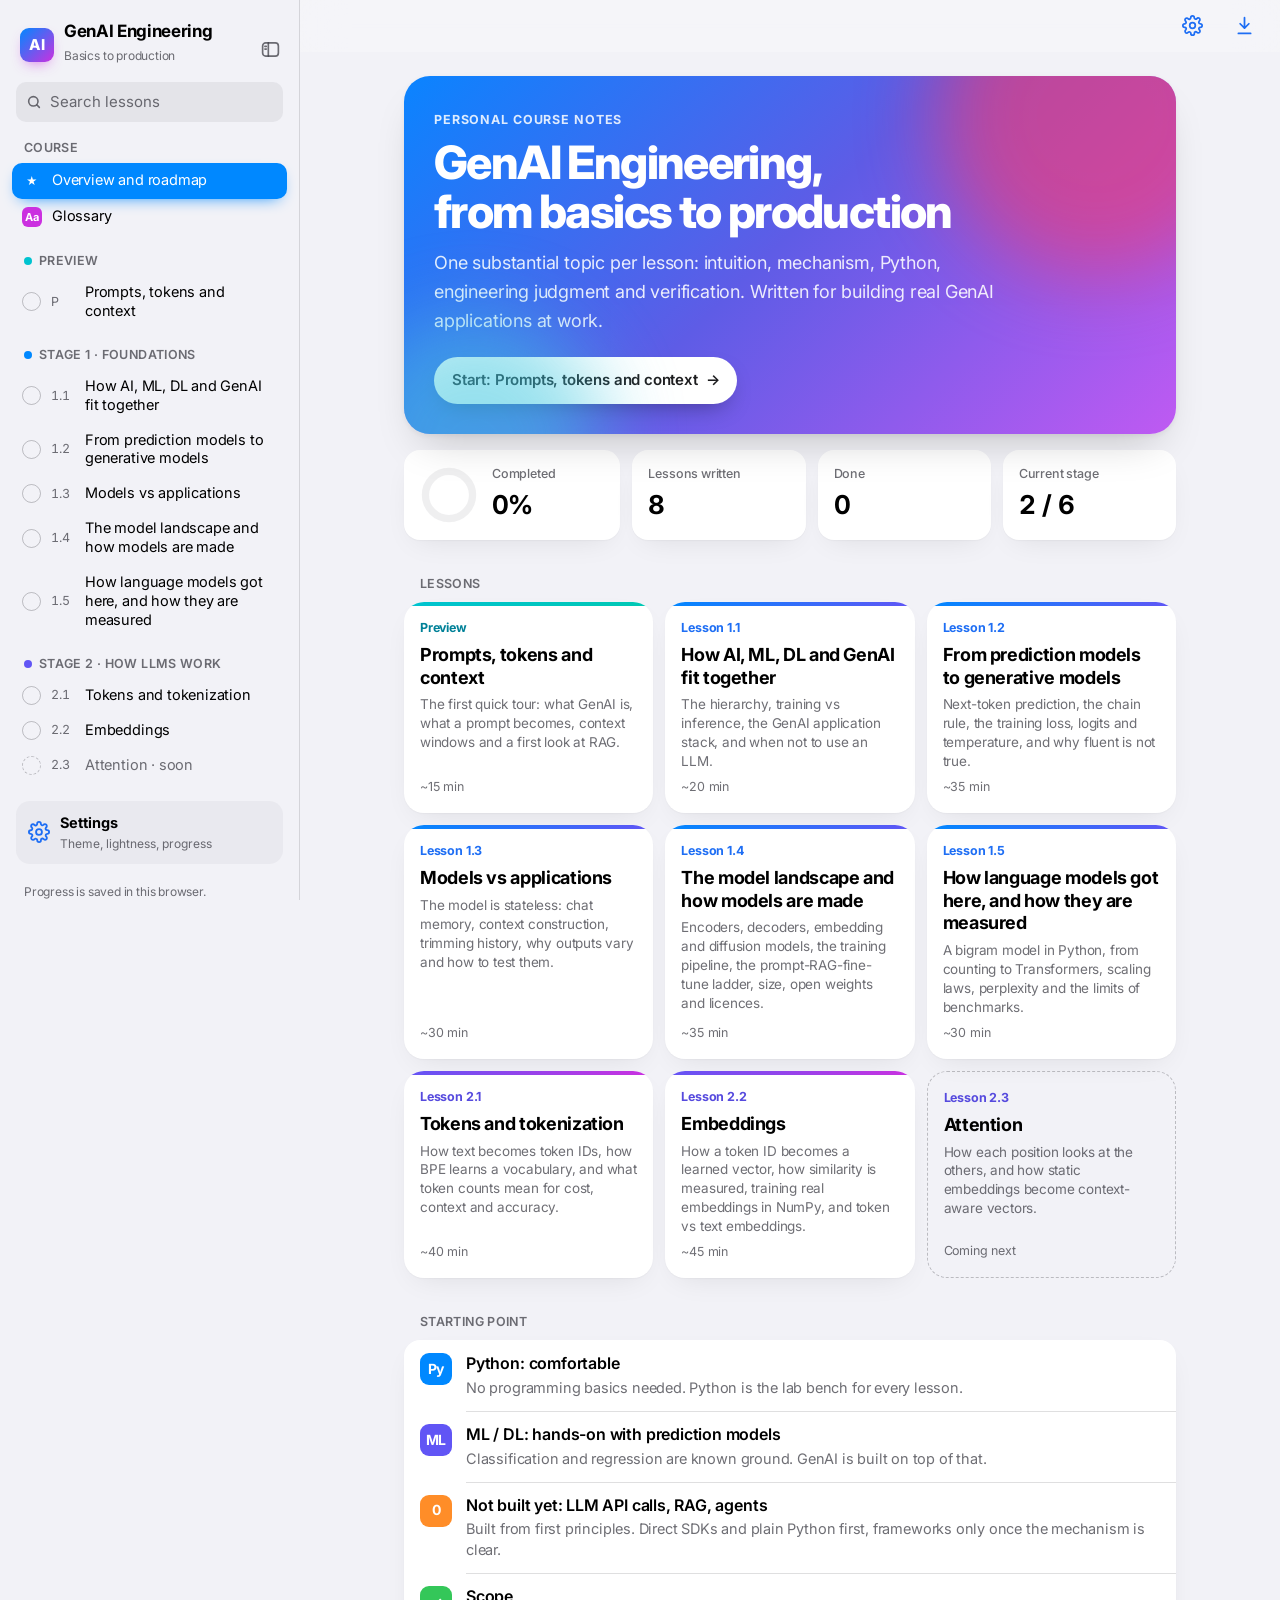
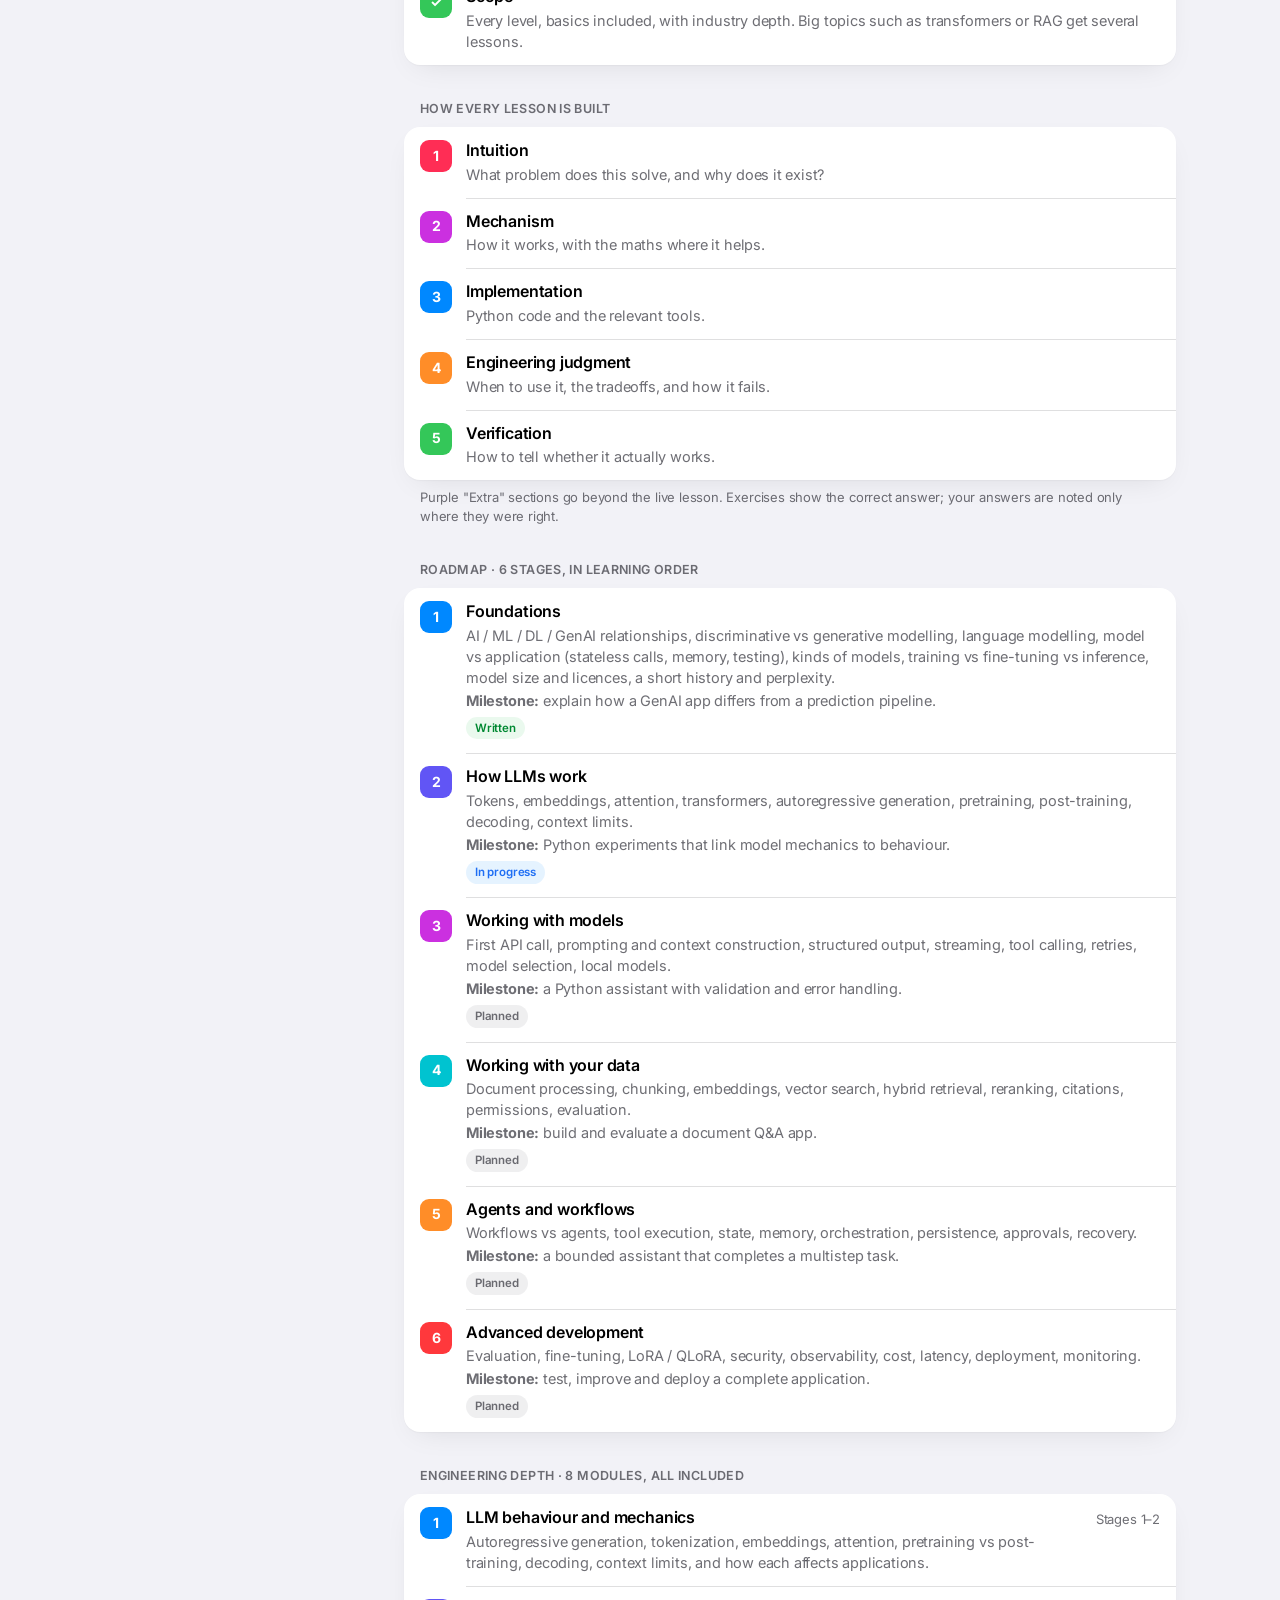
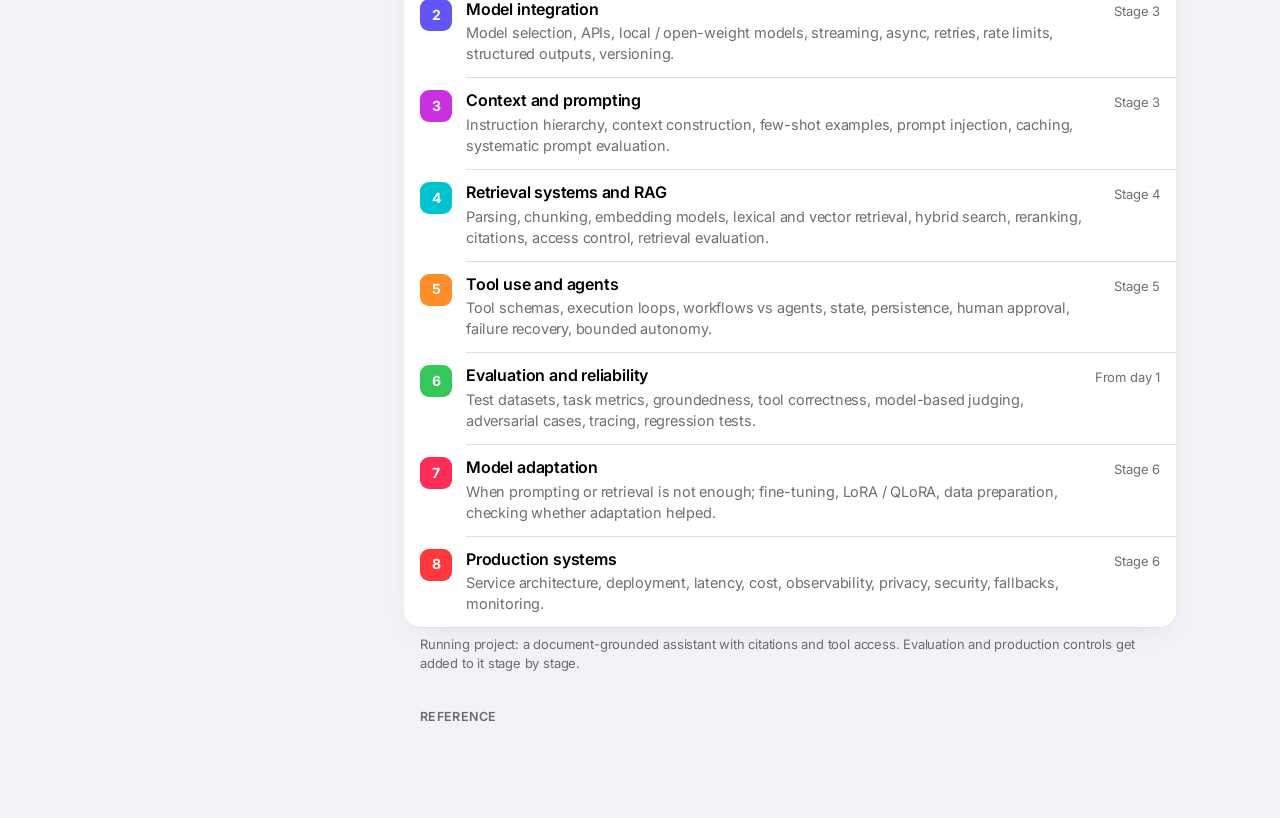
<file: index.html>
<!DOCTYPE html>
<html lang="en">
<head>
<meta charset="utf-8">
<meta name="viewport" content="width=device-width, initial-scale=1, viewport-fit=cover">
<title>GenAI Engineering · Course notes</title>
<meta name="color-scheme" content="light dark">
<meta name="theme-color" content="#F2F2F7" media="(prefers-color-scheme: light)">
<meta name="theme-color" content="#000000" media="(prefers-color-scheme: dark)">
<script src="assets/boot.js"></script>
<link rel="stylesheet" href="https://fonts.googleapis.com/css2?family=Inter:wght@400;500;600;700;800&family=JetBrains+Mono:wght@400;500&display=swap">
<link rel="stylesheet" href="assets/style.css">
<link rel="stylesheet" href="assets/glass.css">
</head>
<body data-id="home" data-root="" data-title="Overview">
<div class="shell"><div class="main">
<main class="content page">

  <section class="hero">
    <div class="eyebrow">Personal course notes</div>
    <h1>GenAI Engineering,<br>from basics to production</h1>
    <p>One substantial topic per lesson: intuition, mechanism, Python, engineering judgment and verification. Written for building real GenAI applications at work.</p>
    <a class="cta" id="cta" href="lessons/p-preview.html"><span>Start</span> →</a>
  </section>

  <div class="stats">
    <div class="tile ring-tile">
      <svg class="ring" viewBox="0 0 64 64"><defs><linearGradient id="rg" x1="0" y1="0" x2="1" y2="1"><stop offset="0" stop-color="#34C759"/><stop offset="1" stop-color="#30B0C7"/></linearGradient></defs>
        <circle class="track" cx="32" cy="32" r="26"/><circle class="prog" id="ring" cx="32" cy="32" r="26" stroke-dasharray="163.4" stroke-dashoffset="163.4"/></svg>
      <div><div class="k">Completed</div><div class="v" id="pct">0%</div></div>
    </div>
    <div class="tile"><div class="k">Lessons written</div><div class="v" id="n-lessons">0</div></div>
    <div class="tile"><div class="k">Done</div><div class="v" id="n-done">0</div></div>
    <div class="tile"><div class="k">Current stage</div><div class="v">2 / 6</div></div>
  </div>

  <div class="group-label">Lessons</div>
  <div class="cards" id="lesson-cards"></div>

  <div class="group-label">Starting point</div>
  <div class="list">
    <div class="row"><div class="icon bg-blue">Py</div><div><div class="t">Python: comfortable</div><div class="d">No programming basics needed. Python is the lab bench for every lesson.</div></div></div>
    <div class="row"><div class="icon bg-indigo">ML</div><div><div class="t">ML / DL: hands-on with prediction models</div><div class="d">Classification and regression are known ground. GenAI is built on top of that.</div></div></div>
    <div class="row"><div class="icon bg-orange">0</div><div><div class="t">Not built yet: LLM API calls, RAG, agents</div><div class="d">Built from first principles. Direct SDKs and plain Python first, frameworks only once the mechanism is clear.</div></div></div>
    <div class="row"><div class="icon bg-green">✓</div><div><div class="t">Scope</div><div class="d">Every level, basics included, with industry depth. Big topics such as transformers or RAG get several lessons.</div></div></div>
  </div>

  <div class="group-label">How every lesson is built</div>
  <div class="list">
    <div class="row"><div class="icon bg-pink">1</div><div><div class="t">Intuition</div><div class="d">What problem does this solve, and why does it exist?</div></div></div>
    <div class="row"><div class="icon bg-purple">2</div><div><div class="t">Mechanism</div><div class="d">How it works, with the maths where it helps.</div></div></div>
    <div class="row"><div class="icon bg-blue">3</div><div><div class="t">Implementation</div><div class="d">Python code and the relevant tools.</div></div></div>
    <div class="row"><div class="icon bg-orange">4</div><div><div class="t">Engineering judgment</div><div class="d">When to use it, the tradeoffs, and how it fails.</div></div></div>
    <div class="row"><div class="icon bg-green">5</div><div><div class="t">Verification</div><div class="d">How to tell whether it actually works.</div></div></div>
  </div>
  <p class="group-foot">Purple "Extra" sections go beyond the live lesson. Exercises show the correct answer; your answers are noted only where they were right.</p>

  <div class="group-label">Roadmap · 6 stages, in learning order</div>
  <div class="list">
    <div class="row"><div class="icon bg-blue">1</div><div style="flex:1"><div class="t">Foundations</div><div class="d">AI / ML / DL / GenAI relationships, discriminative vs generative modelling, language modelling, model vs application (stateless calls, memory, testing), kinds of models, training vs fine-tuning vs inference, model size and licences, a short history and perplexity.</div><div class="d"><b>Milestone:</b> explain how a GenAI app differs from a prediction pipeline.</div><span class="pill done">Written</span></div></div>
    <div class="row"><div class="icon bg-indigo">2</div><div style="flex:1"><div class="t">How LLMs work</div><div class="d">Tokens, embeddings, attention, transformers, autoregressive generation, pretraining, post-training, decoding, context limits.</div><div class="d"><b>Milestone:</b> Python experiments that link model mechanics to behaviour.</div><span class="pill now">In progress</span></div></div>
    <div class="row"><div class="icon bg-purple">3</div><div style="flex:1"><div class="t">Working with models</div><div class="d">First API call, prompting and context construction, structured output, streaming, tool calling, retries, model selection, local models.</div><div class="d"><b>Milestone:</b> a Python assistant with validation and error handling.</div><span class="pill">Planned</span></div></div>
    <div class="row"><div class="icon bg-teal">4</div><div style="flex:1"><div class="t">Working with your data</div><div class="d">Document processing, chunking, embeddings, vector search, hybrid retrieval, reranking, citations, permissions, evaluation.</div><div class="d"><b>Milestone:</b> build and evaluate a document Q&amp;A app.</div><span class="pill">Planned</span></div></div>
    <div class="row"><div class="icon bg-orange">5</div><div style="flex:1"><div class="t">Agents and workflows</div><div class="d">Workflows vs agents, tool execution, state, memory, orchestration, persistence, approvals, recovery.</div><div class="d"><b>Milestone:</b> a bounded assistant that completes a multistep task.</div><span class="pill">Planned</span></div></div>
    <div class="row"><div class="icon bg-red">6</div><div style="flex:1"><div class="t">Advanced development</div><div class="d">Evaluation, fine-tuning, LoRA / QLoRA, security, observability, cost, latency, deployment, monitoring.</div><div class="d"><b>Milestone:</b> test, improve and deploy a complete application.</div><span class="pill">Planned</span></div></div>
  </div>

  <div class="group-label">Engineering depth · 8 modules, all included</div>
  <div class="list">
    <div class="row"><div class="icon bg-blue">1</div><div><div class="t">LLM behaviour and mechanics</div><div class="d">Autoregressive generation, tokenization, embeddings, attention, pretraining vs post-training, decoding, context limits, and how each affects applications.</div></div><div class="m">Stages 1–2</div></div>
    <div class="row"><div class="icon bg-indigo">2</div><div><div class="t">Model integration</div><div class="d">Model selection, APIs, local / open-weight models, streaming, async, retries, rate limits, structured outputs, versioning.</div></div><div class="m">Stage 3</div></div>
    <div class="row"><div class="icon bg-purple">3</div><div><div class="t">Context and prompting</div><div class="d">Instruction hierarchy, context construction, few-shot examples, prompt injection, caching, systematic prompt evaluation.</div></div><div class="m">Stage 3</div></div>
    <div class="row"><div class="icon bg-teal">4</div><div><div class="t">Retrieval systems and RAG</div><div class="d">Parsing, chunking, embedding models, lexical and vector retrieval, hybrid search, reranking, citations, access control, retrieval evaluation.</div></div><div class="m">Stage 4</div></div>
    <div class="row"><div class="icon bg-orange">5</div><div><div class="t">Tool use and agents</div><div class="d">Tool schemas, execution loops, workflows vs agents, state, persistence, human approval, failure recovery, bounded autonomy.</div></div><div class="m">Stage 5</div></div>
    <div class="row"><div class="icon bg-green">6</div><div><div class="t">Evaluation and reliability</div><div class="d">Test datasets, task metrics, groundedness, tool correctness, model-based judging, adversarial cases, tracing, regression tests.</div></div><div class="m">From day 1</div></div>
    <div class="row"><div class="icon bg-pink">7</div><div><div class="t">Model adaptation</div><div class="d">When prompting or retrieval is not enough; fine-tuning, LoRA / QLoRA, data preparation, checking whether adaptation helped.</div></div><div class="m">Stage 6</div></div>
    <div class="row"><div class="icon bg-red">8</div><div><div class="t">Production systems</div><div class="d">Service architecture, deployment, latency, cost, observability, privacy, security, fallbacks, monitoring.</div></div><div class="m">Stage 6</div></div>
  </div>
  <p class="group-foot">Running project: a document-grounded assistant with citations and tool access. Evaluation and production controls get added to it stage by stage.</p>

  <div class="group-label">Reference</div>
  <div class="list">
    <a class="row" href="glossary.html"><div class="icon bg-purple">Aa</div><div style="flex:1"><div class="t">Glossary</div><div class="d">Every term introduced so far, in one place, linked to the lesson that explains it.</div></div><span class="chev-r"></span></a>
  </div>

</main>
</div></div>
<script src="assets/app.js"></script>
</body>
</html>
</file>
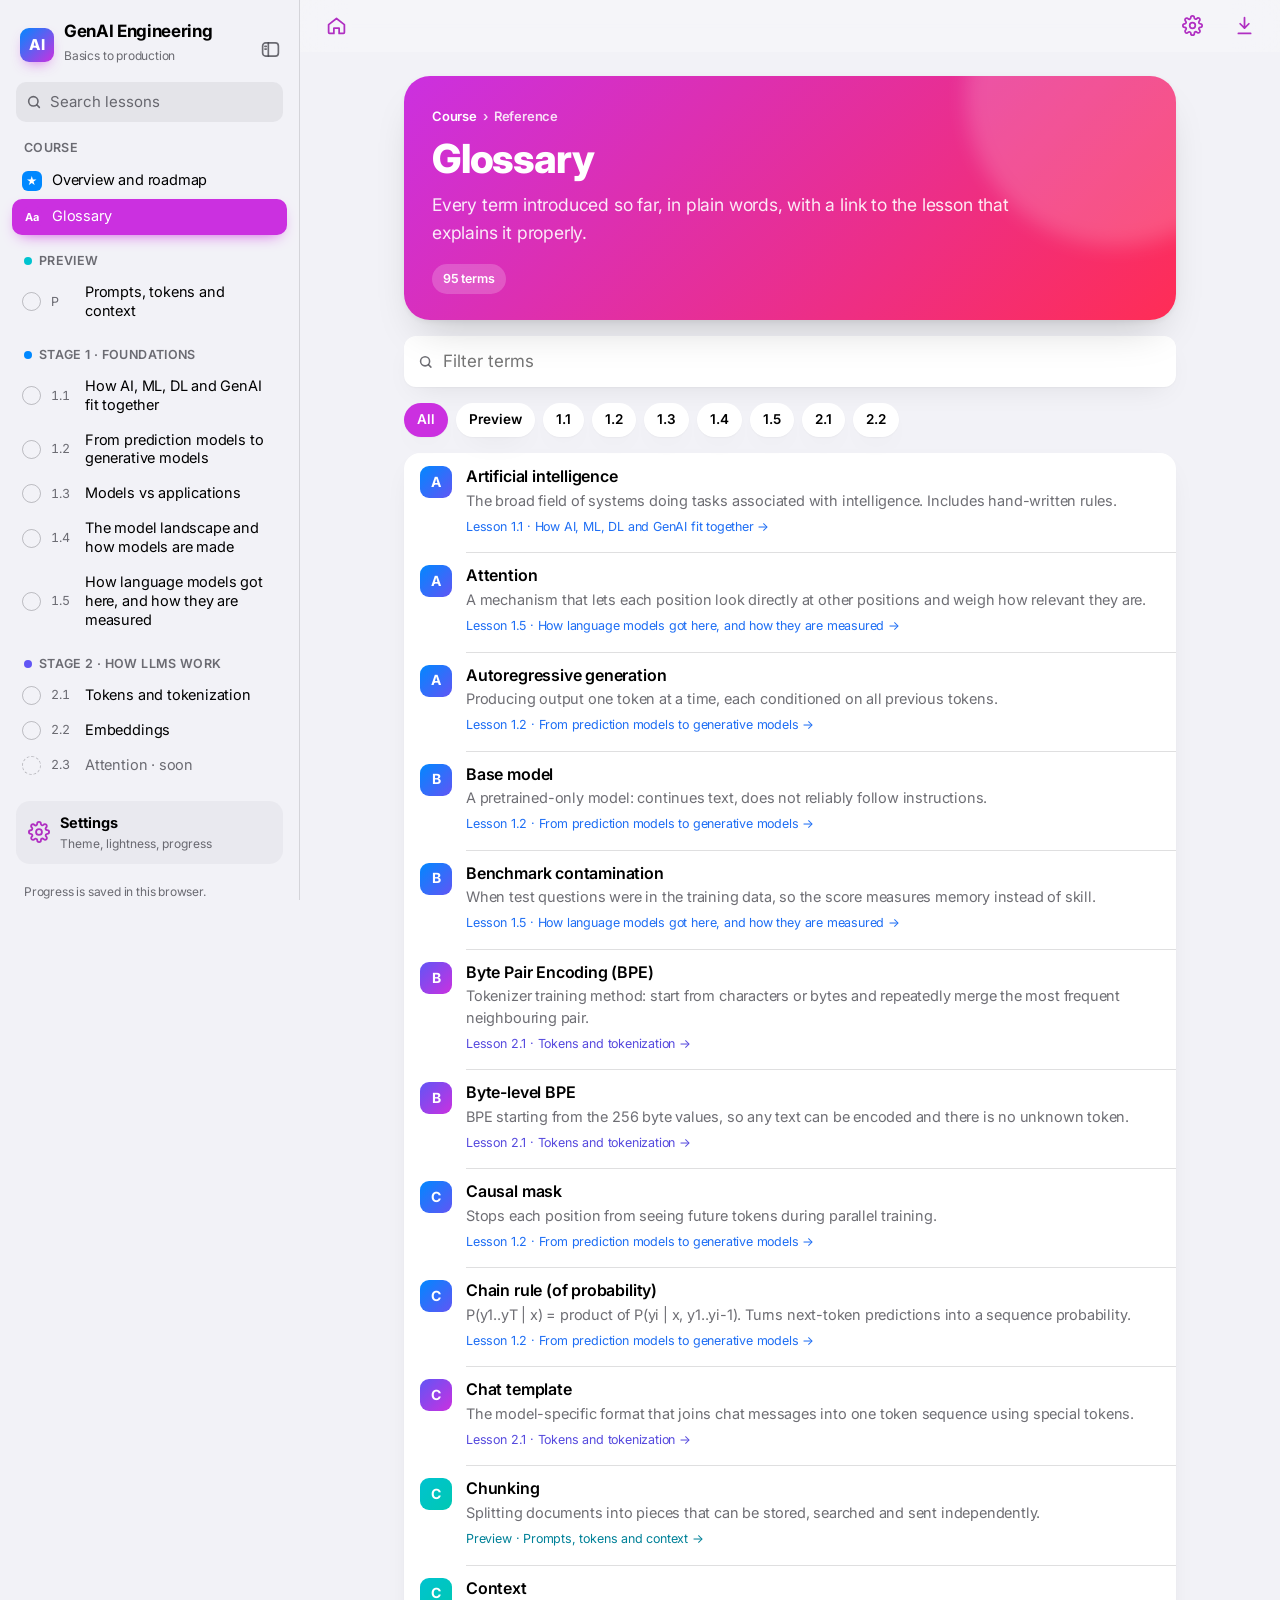
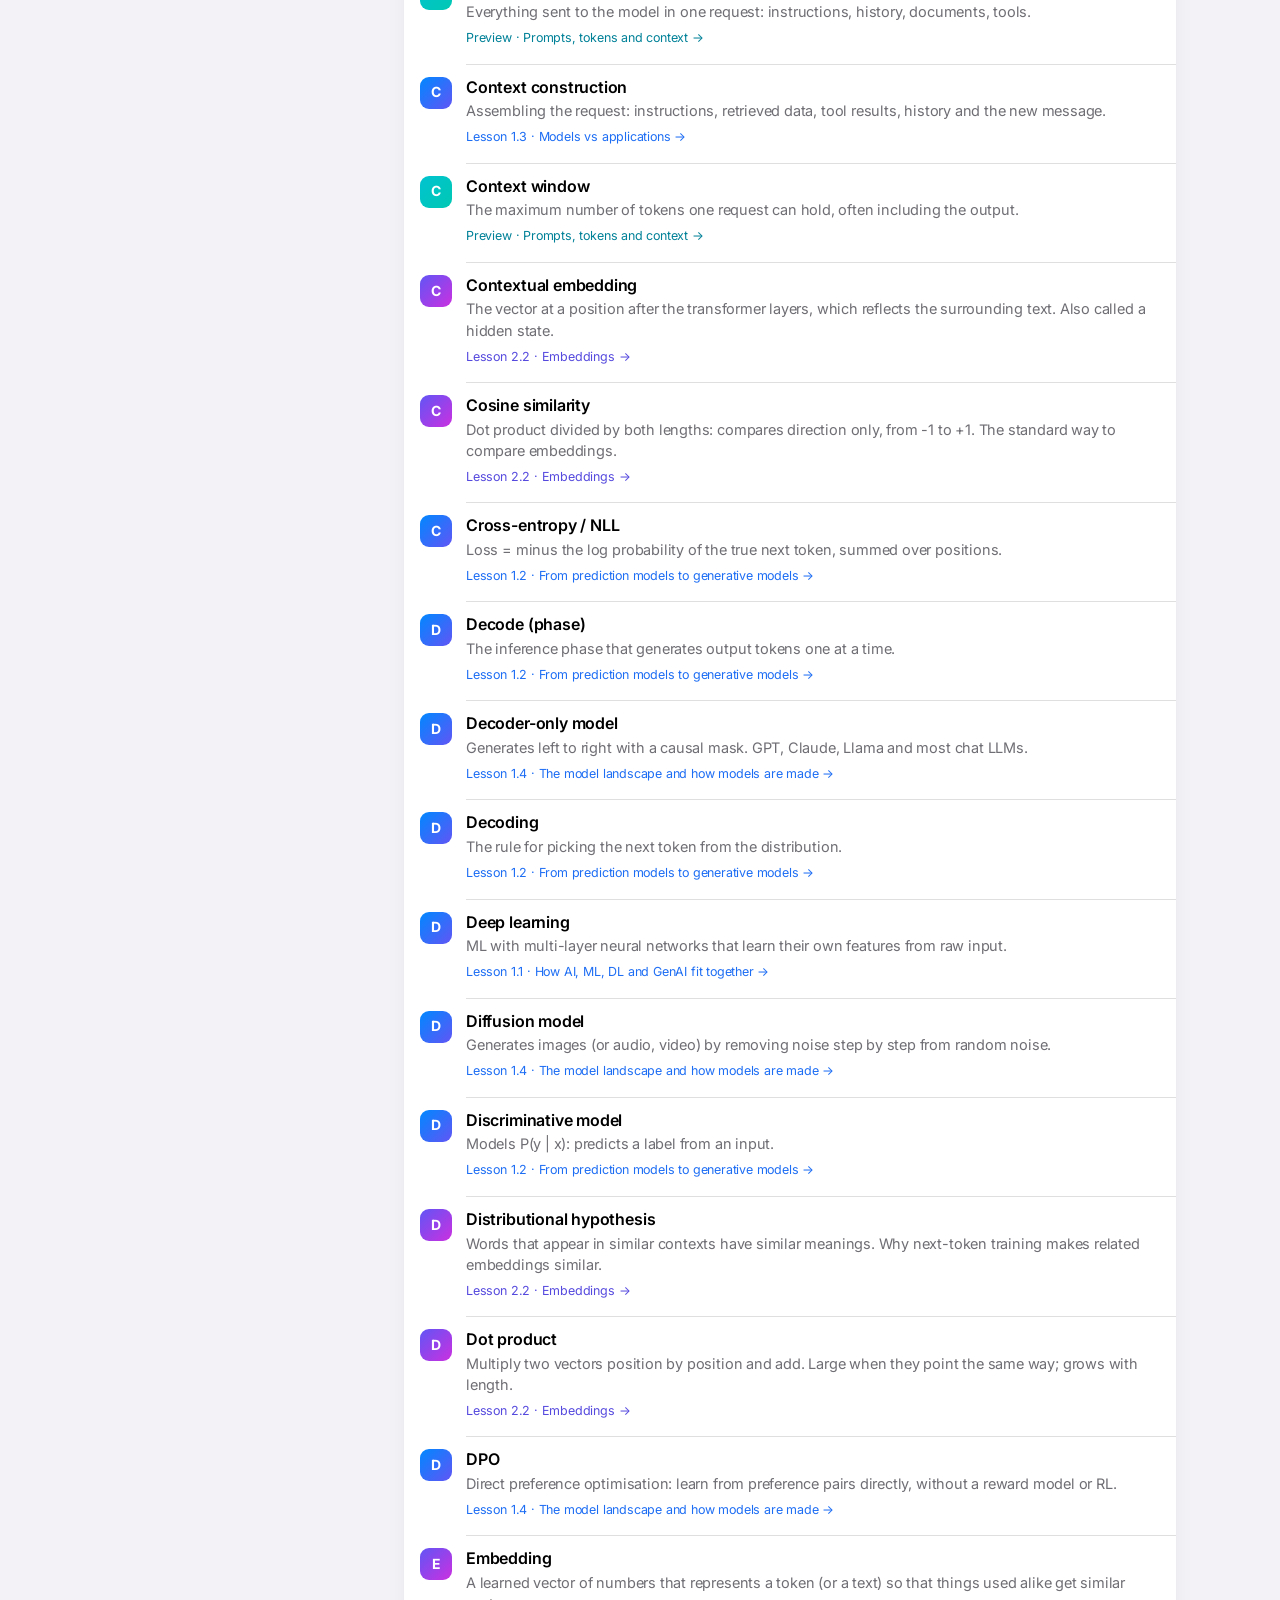
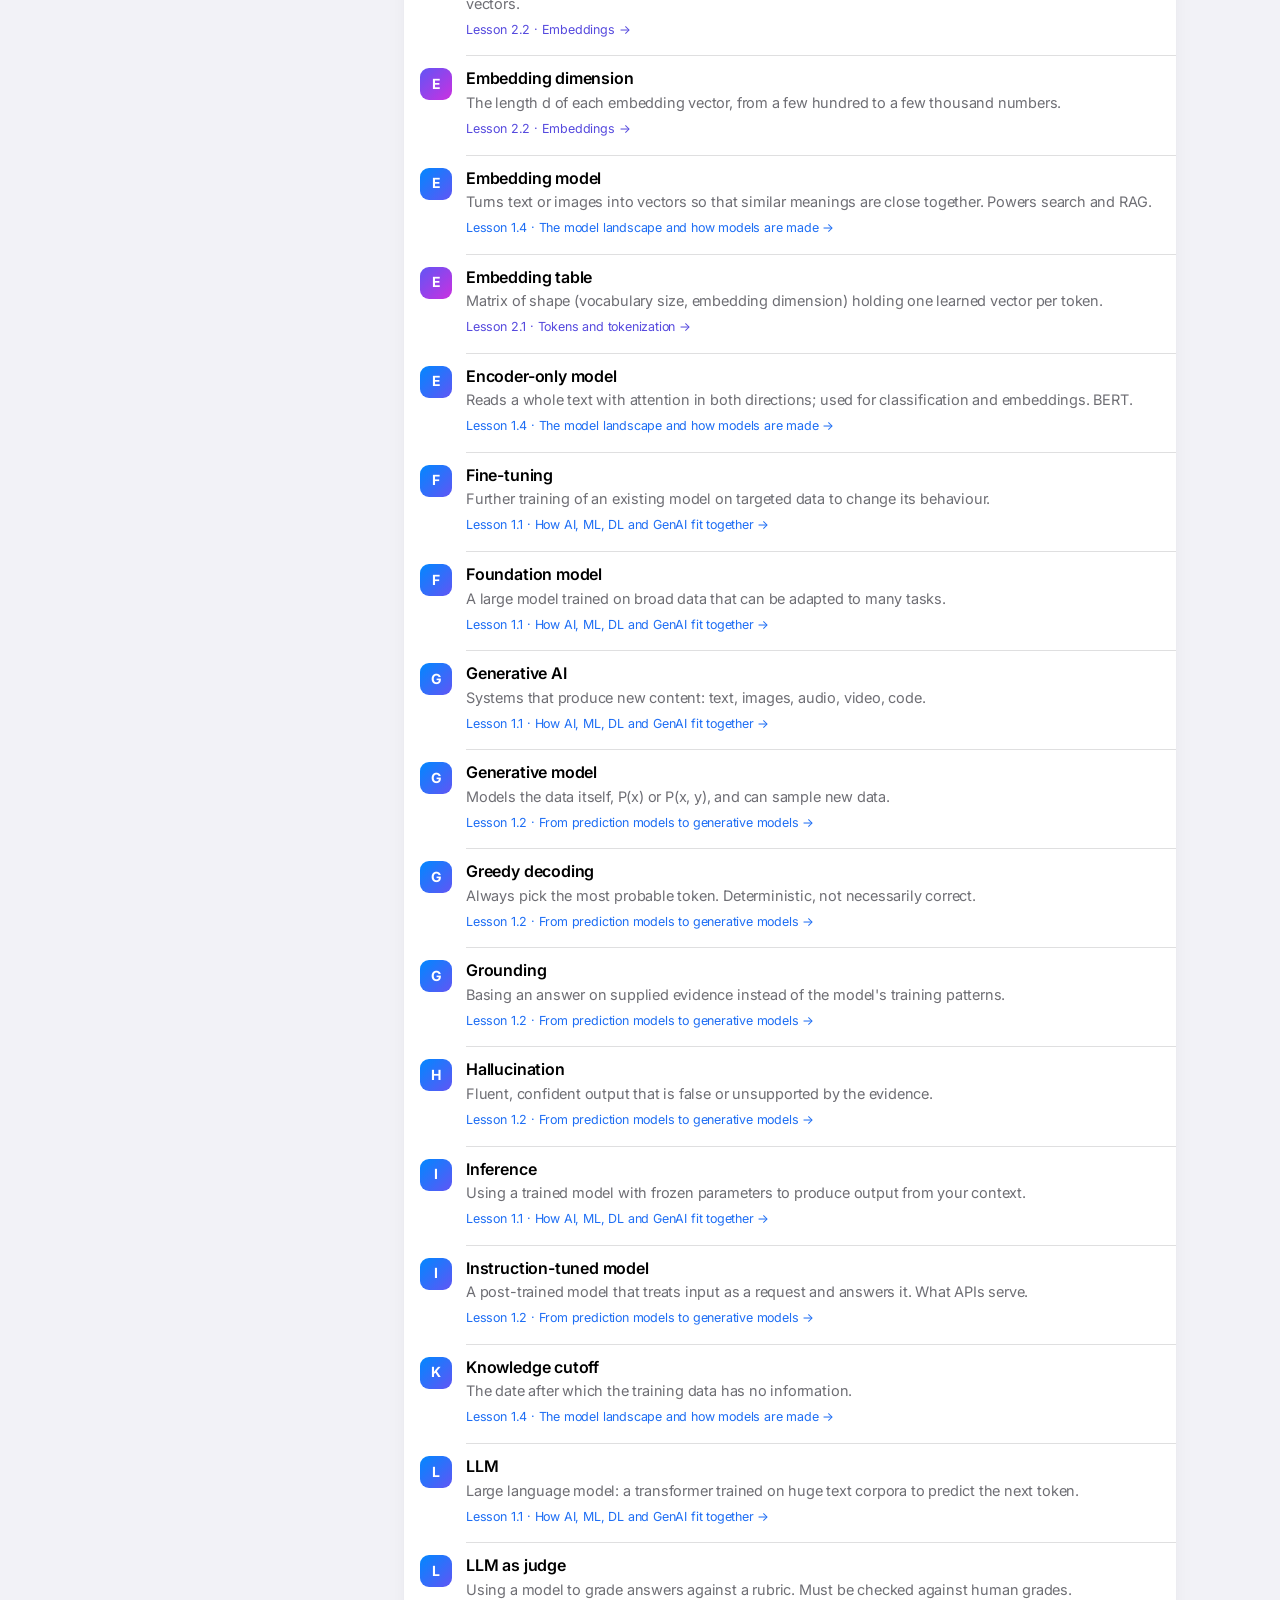
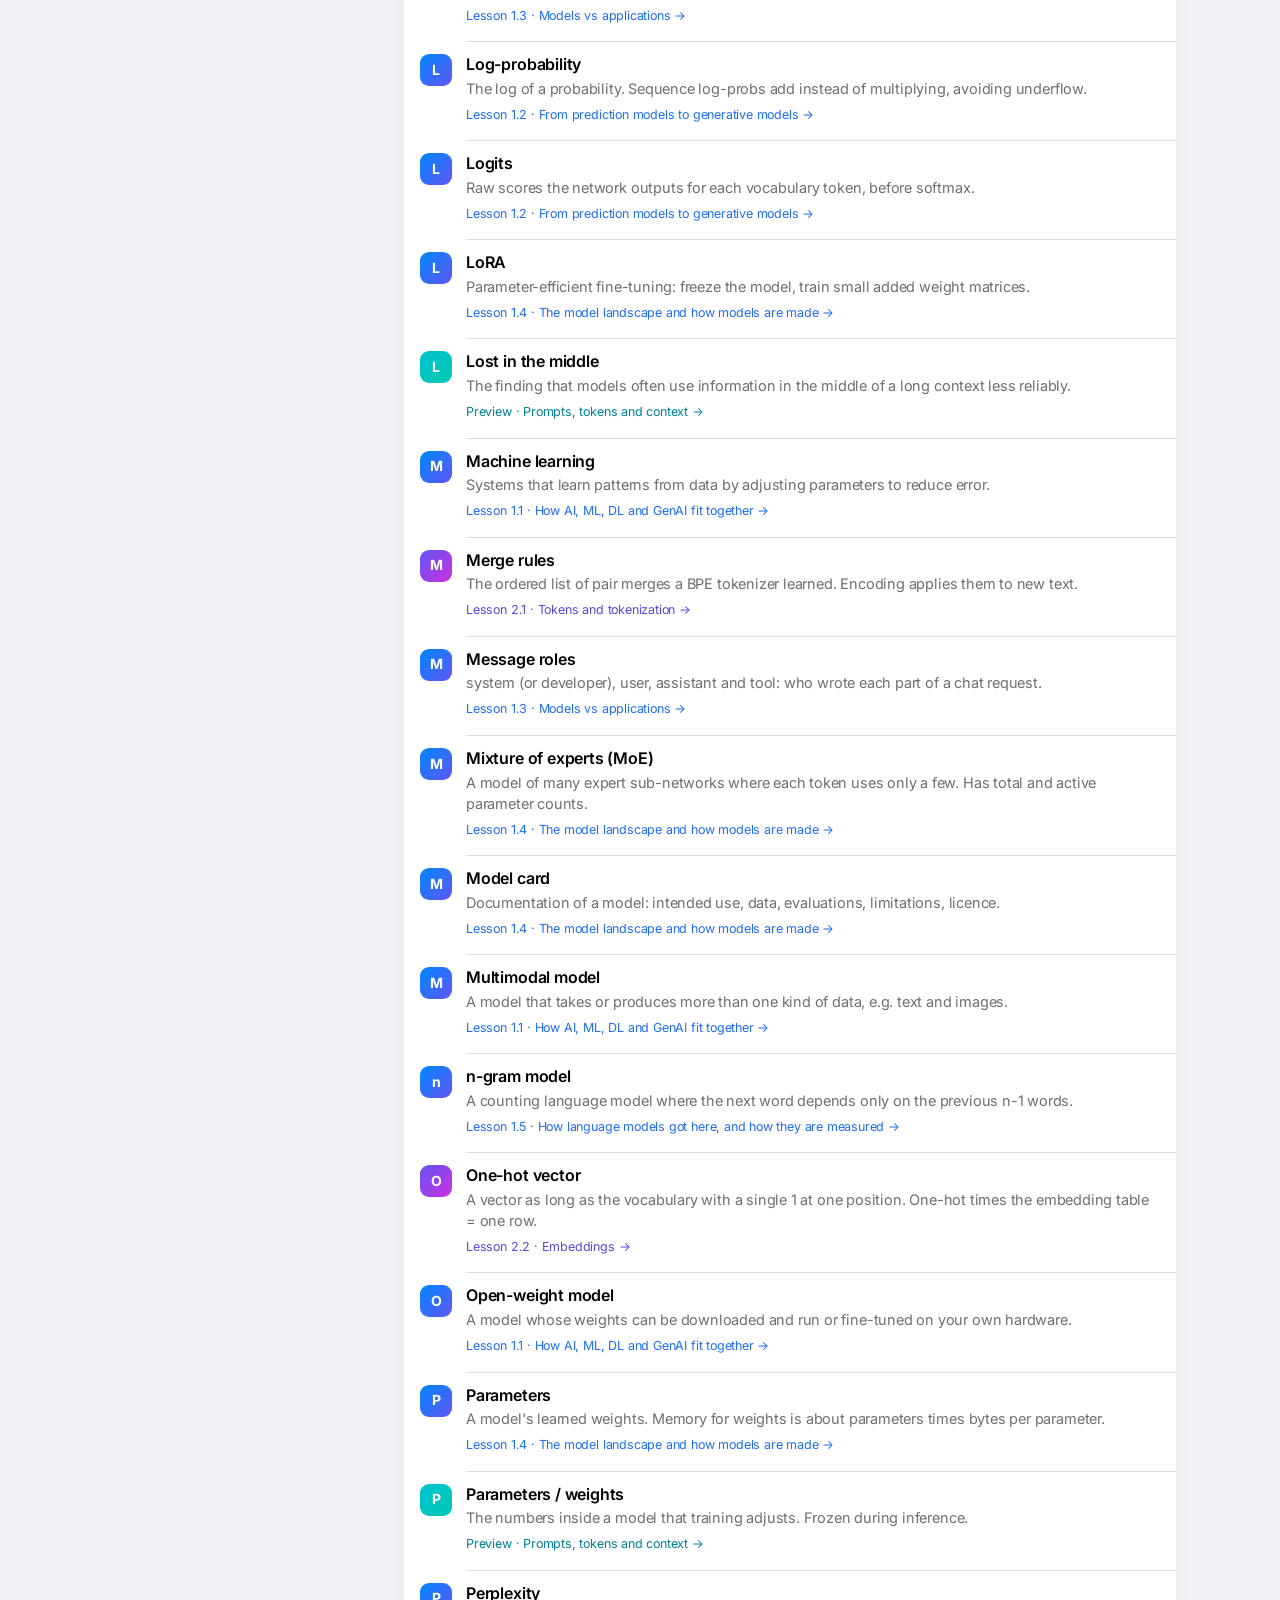
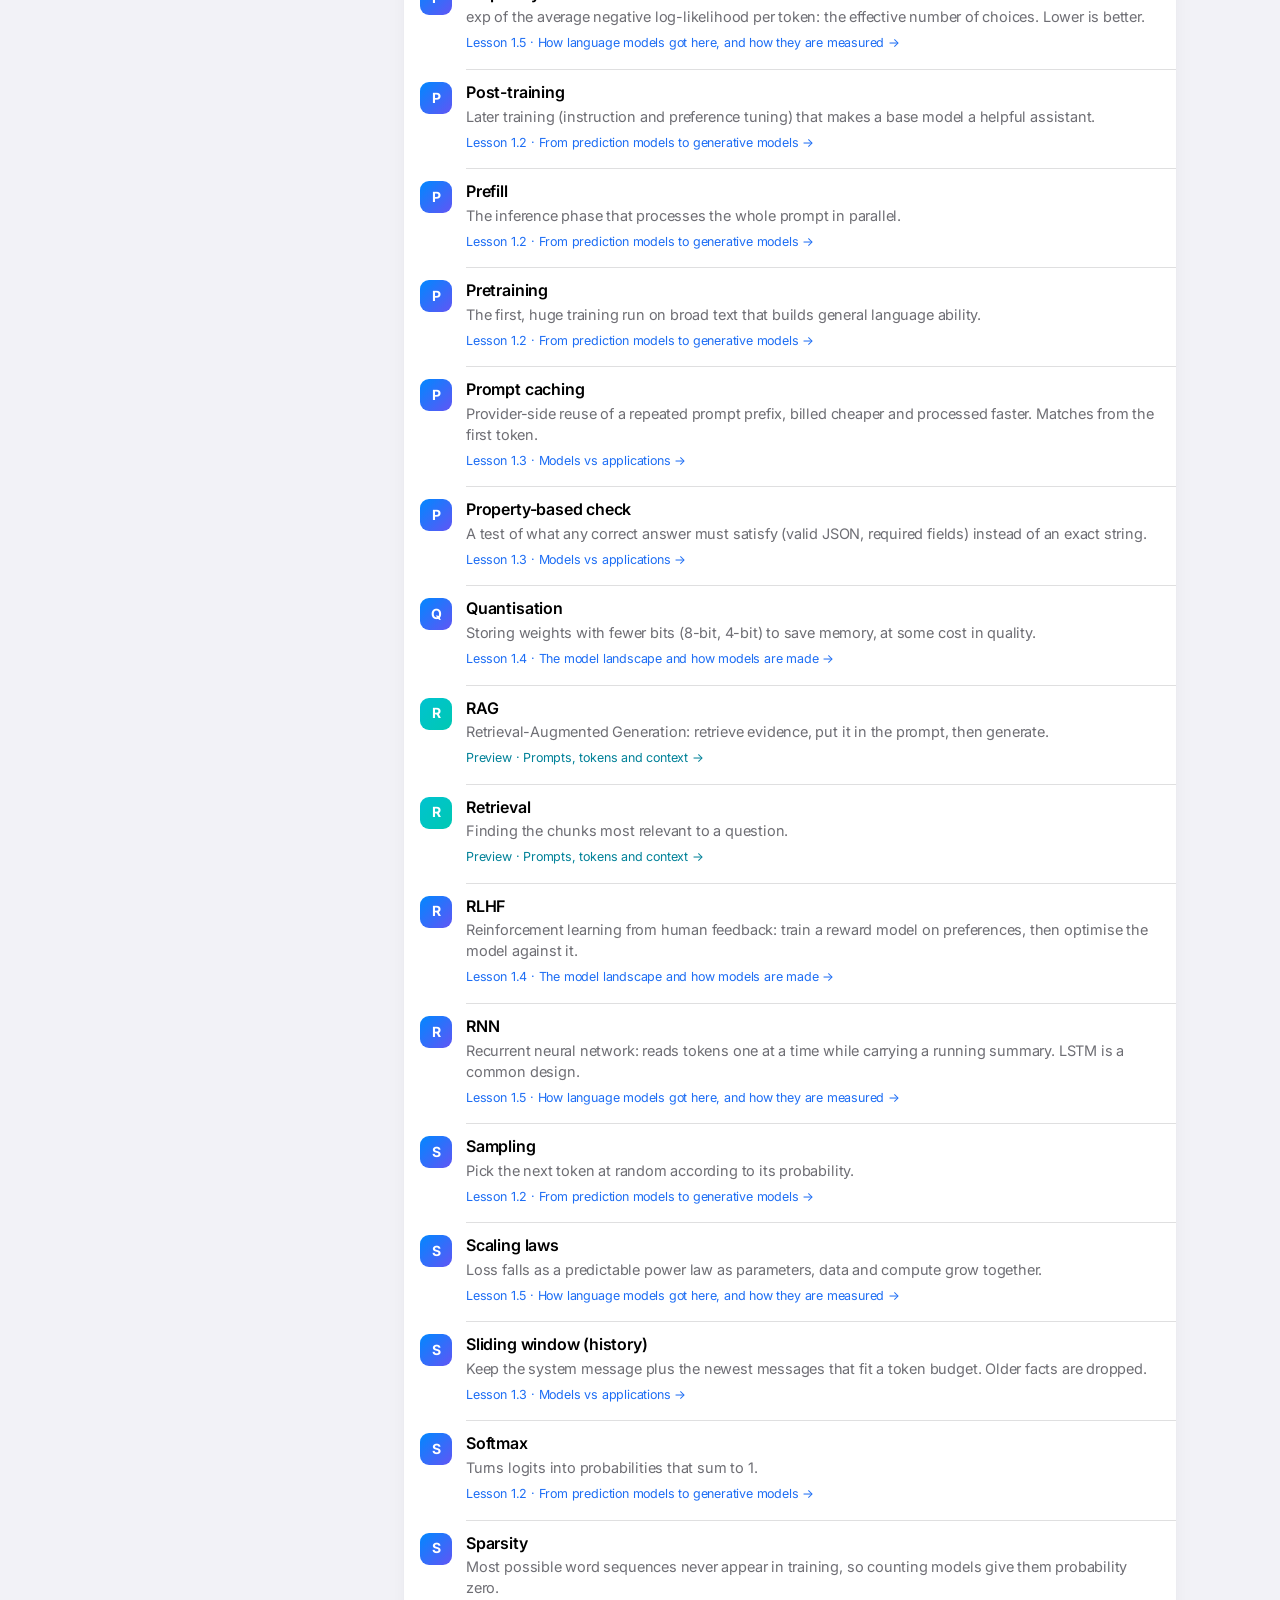
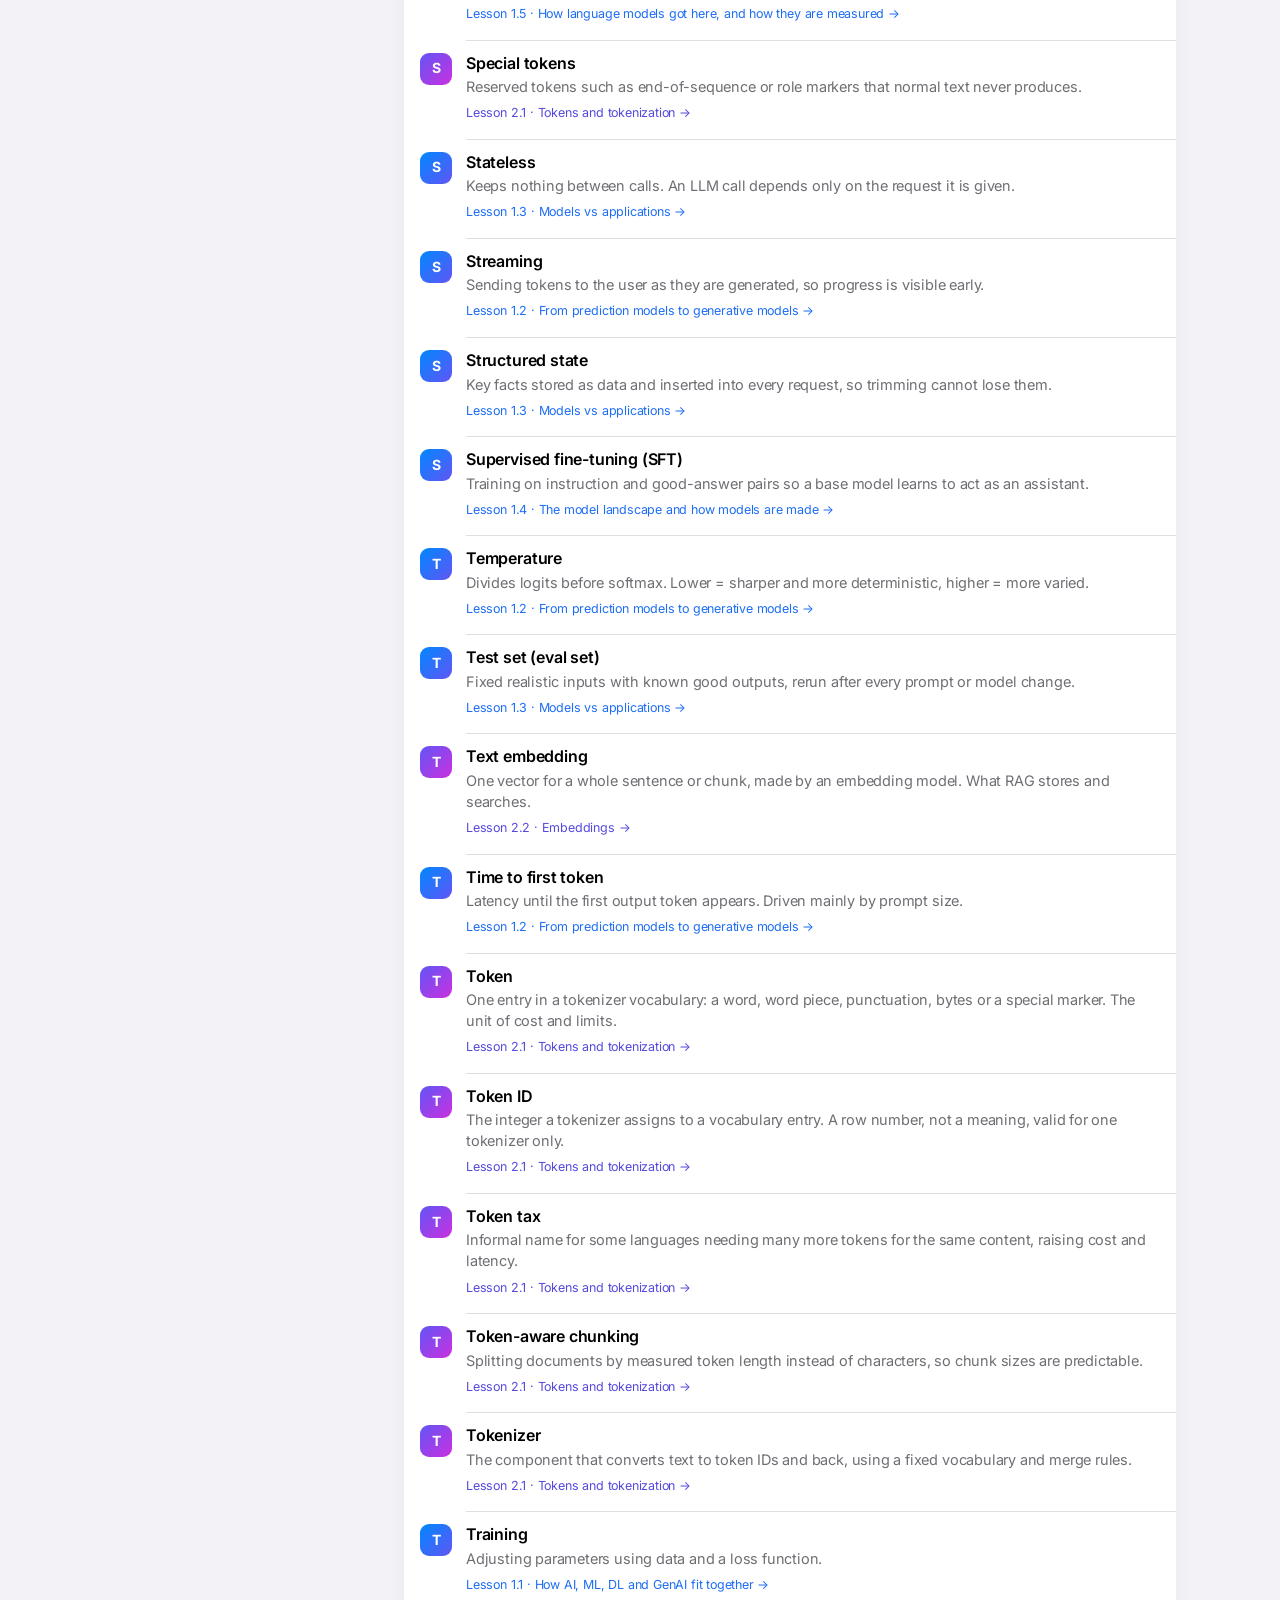
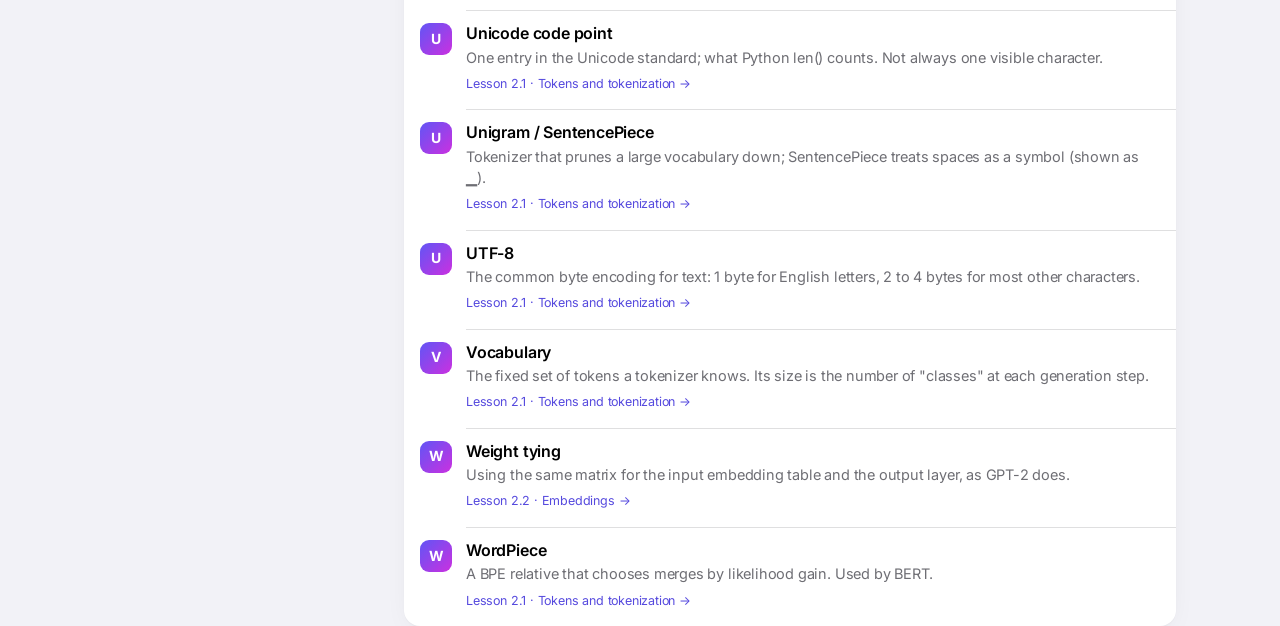
<file: glossary.html>
<!DOCTYPE html>
<html lang="en">
<head>
<meta charset="utf-8">
<meta name="viewport" content="width=device-width, initial-scale=1, viewport-fit=cover">
<title>Glossary · GenAI Engineering</title>
<meta name="color-scheme" content="light dark">
<meta name="theme-color" content="#F2F2F7" media="(prefers-color-scheme: light)">
<meta name="theme-color" content="#000000" media="(prefers-color-scheme: dark)">
<script src="assets/boot.js"></script>
<link rel="stylesheet" href="https://fonts.googleapis.com/css2?family=Inter:wght@400;500;600;700;800&family=JetBrains+Mono:wght@400;500&display=swap">
<link rel="stylesheet" href="assets/style.css">
<link rel="stylesheet" href="assets/glass.css">
</head>
<body data-id="glossary" data-root="" data-title="Glossary" data-stage="3">
<div class="shell"><div class="main">
<main class="content page">

<section class="l-hero">
  <div class="crumbs"><a href="index.html">Course</a><span>›</span><span>Reference</span></div>
  <h1>Glossary</h1>
  <p>Every term introduced so far, in plain words, with a link to the lesson that explains it properly.</p>
  <div class="chips"><span class="chip" id="gl-count"></span></div>
</section>

<label class="gl-search"><svg width="16" height="16" viewBox="0 0 24 24" fill="none" stroke="currentColor" stroke-width="2.4" stroke-linecap="round" style="color:var(--label2)"><circle cx="11" cy="11" r="7"/><path d="m20 20-3.5-3.5"/></svg>
  <input id="gq" type="search" placeholder="Filter terms" autocomplete="off"></label>
<div class="gl-filter" id="gl-filter"></div>
<div class="list" id="gl-list"></div>
<p class="group-foot" id="gl-empty" style="display:none">No terms match.</p>

</main>
</div></div>
<script src="assets/app.js"></script>
<script src="assets/terms.js"></script>
<script>
TERMS.sort((a, b) => a[0].localeCompare(b[0]));

const byId = Object.fromEntries(COURSE.map(c => [c.id, c]));
const list = document.getElementById('gl-list'), gq = document.getElementById('gq'), filt = document.getElementById('gl-filter');
let lessonFilter = 'all';
const used = [...new Set(TERMS.map(t => t[2]))];
filt.innerHTML = '<button data-f="all" class="on">All</button>' + COURSE.filter(c => used.includes(c.id)).map(c => `<button data-f="${c.id}">${c.num === 'P' ? 'Preview' : c.num}</button>`).join('');
filt.addEventListener('click', e => {
  if (!e.target.dataset.f) return;
  lessonFilter = e.target.dataset.f;
  filt.querySelectorAll('button').forEach(b => b.classList.toggle('on', b === e.target));
  render();
});
function render() {
  const f = gq.value.trim().toLowerCase();
  const rows = TERMS.filter(t => (lessonFilter === 'all' || t[2] === lessonFilter) && (!f || (t[0] + ' ' + t[1]).toLowerCase().includes(f)));
  list.innerHTML = rows.map(([term, def, id]) => { const c = byId[id];
    return `<div class="row term" data-stage="${c.stage}"><div class="icon bg-accent">${term[0]}</div><div style="flex:1"><div class="t">${term}</div><div class="d">${def}</div>
      <a class="ln" href="${c.file}">${c.num === 'P' ? 'Preview' : 'Lesson ' + c.num} · ${c.title} →</a></div></div>`; }).join('');
  list.style.display = rows.length ? '' : 'none';
  document.getElementById('gl-empty').style.display = rows.length ? 'none' : 'block';
  document.getElementById('gl-count').textContent = TERMS.length + ' terms';
}
gq.addEventListener('input', render);
render();
</script>
</body>
</html>
</file>
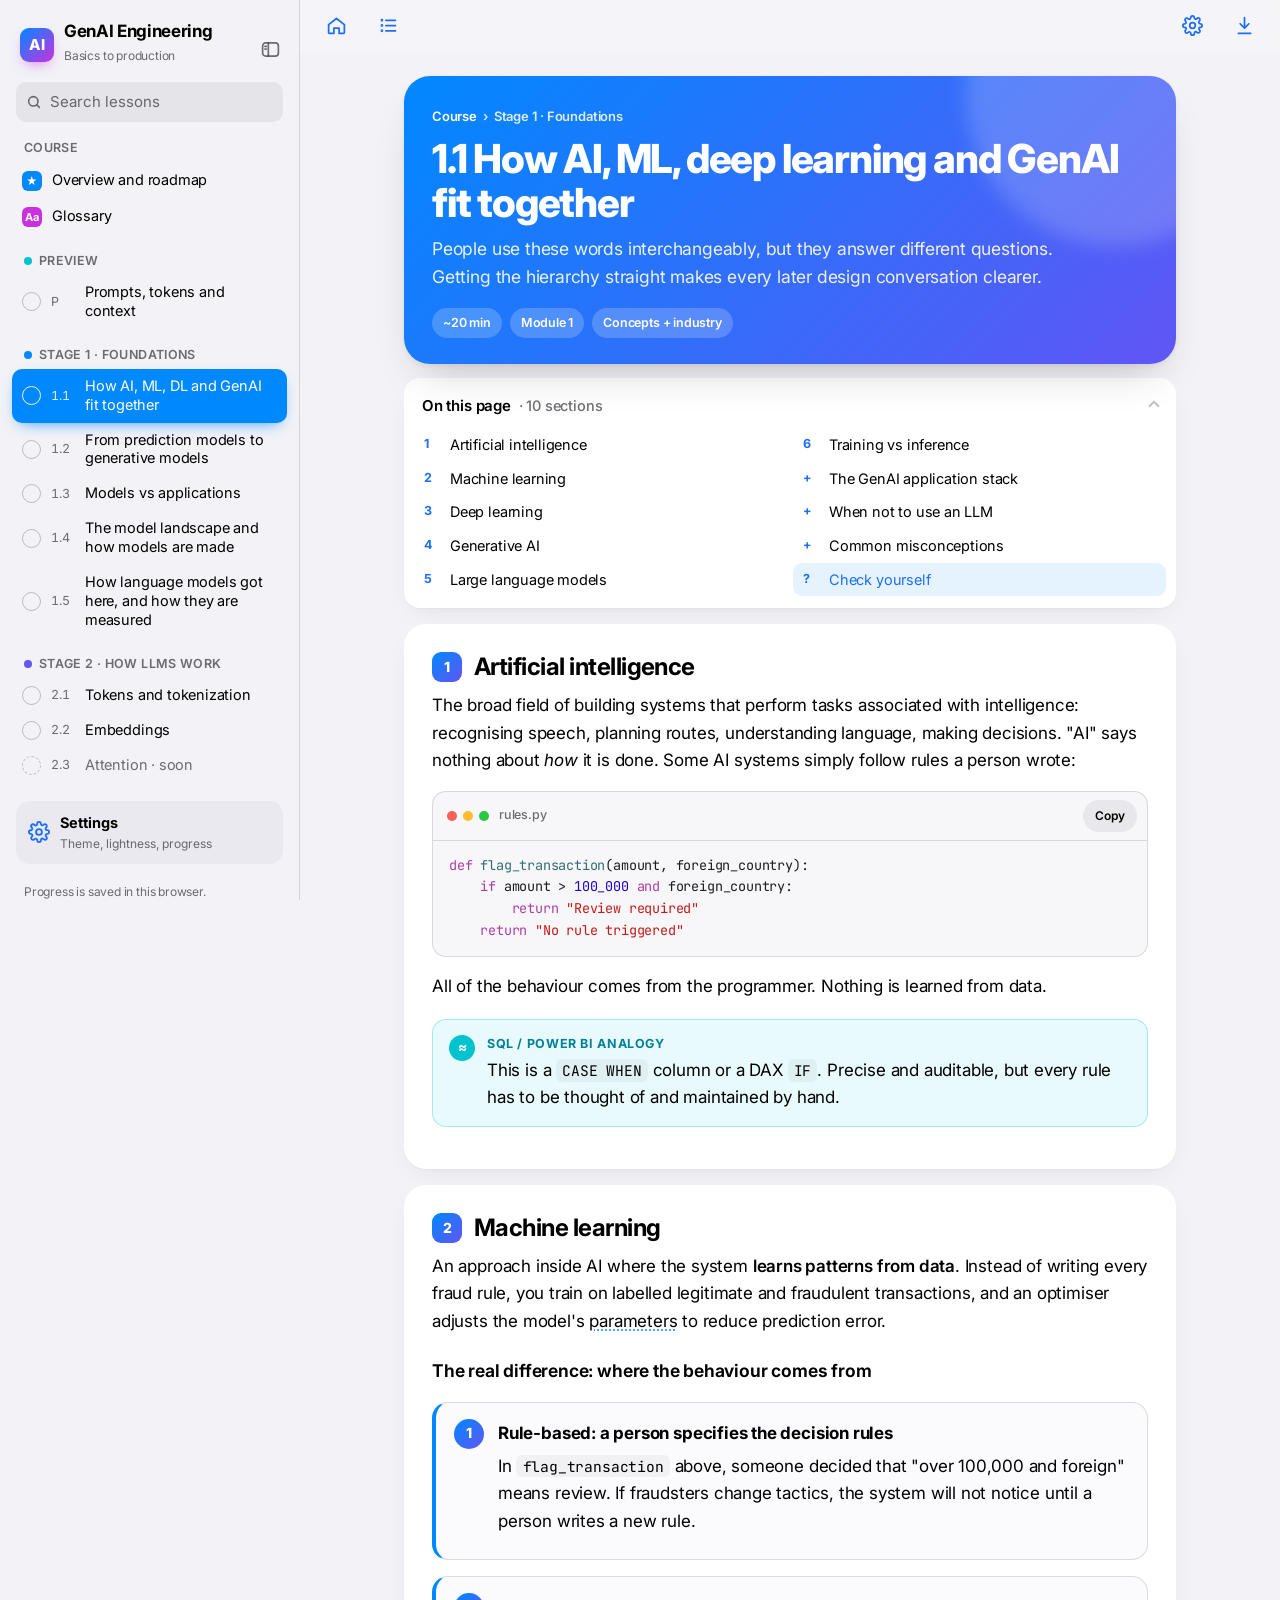
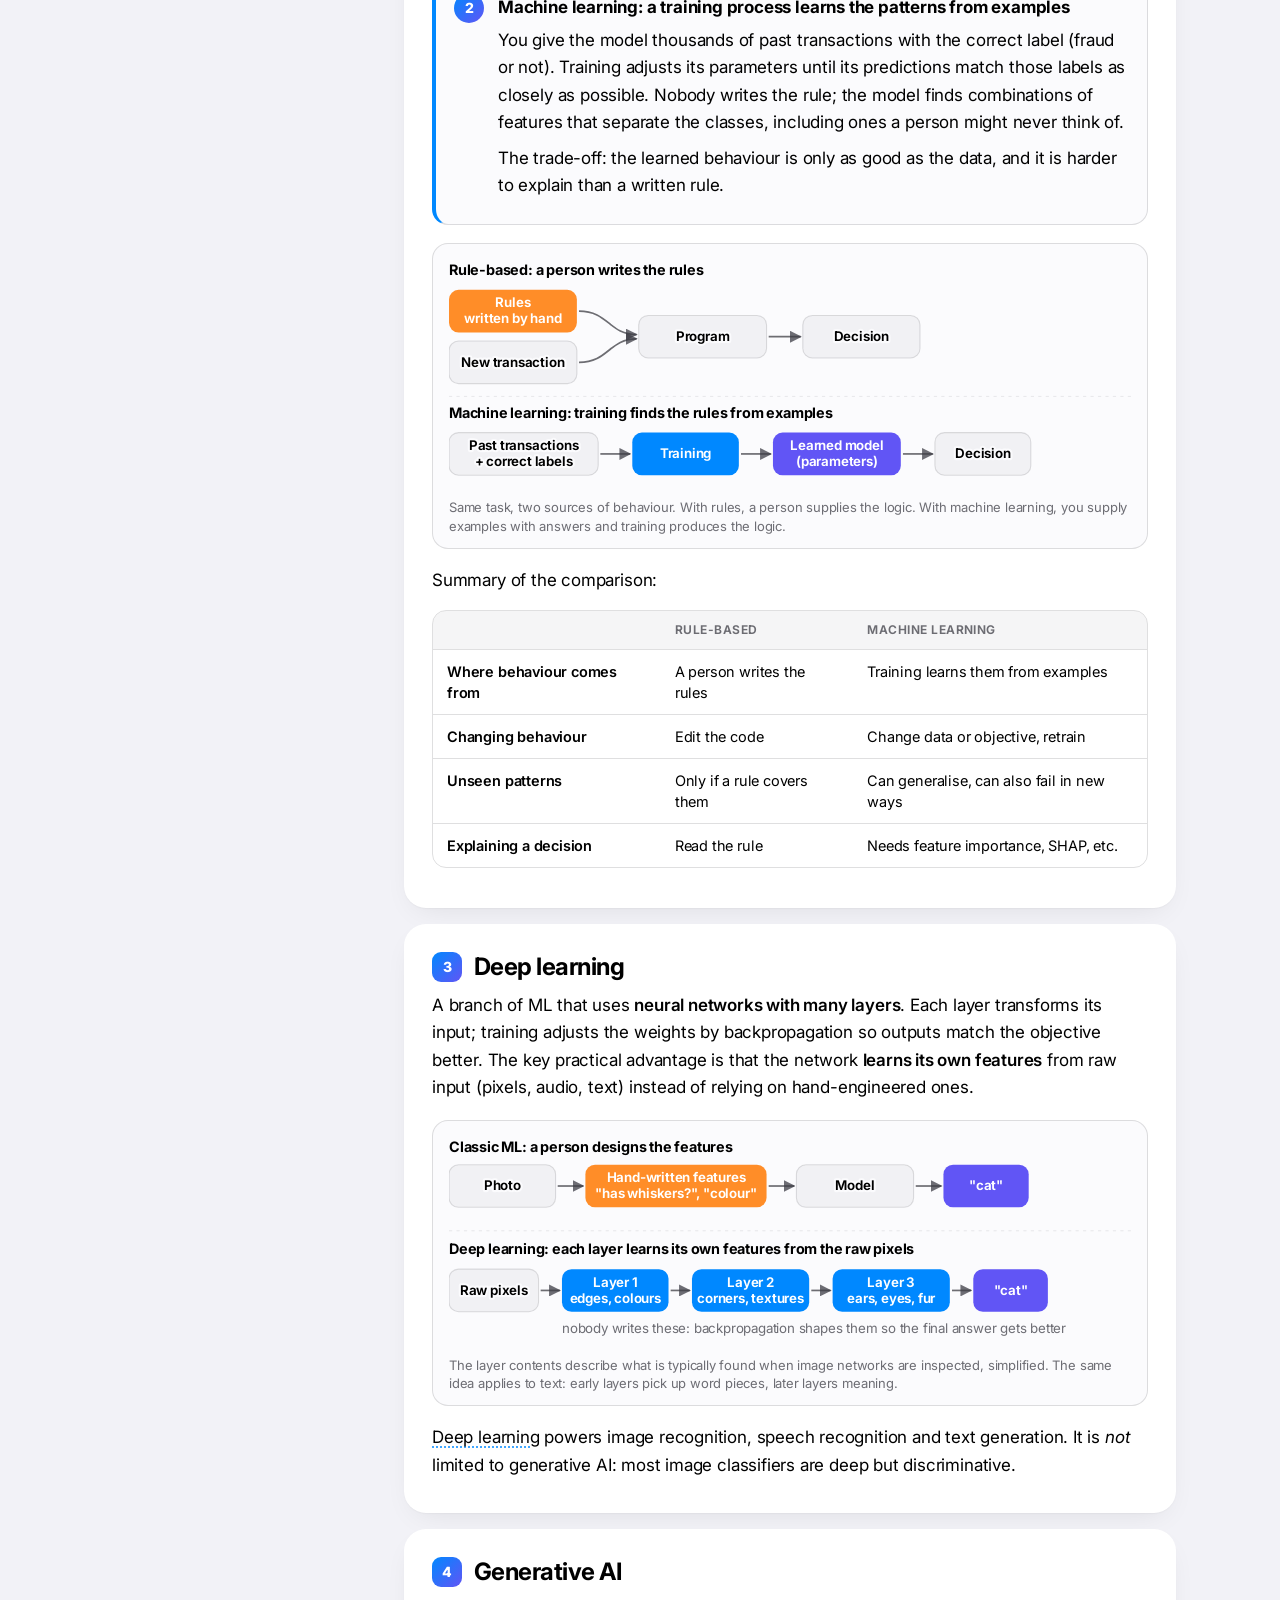
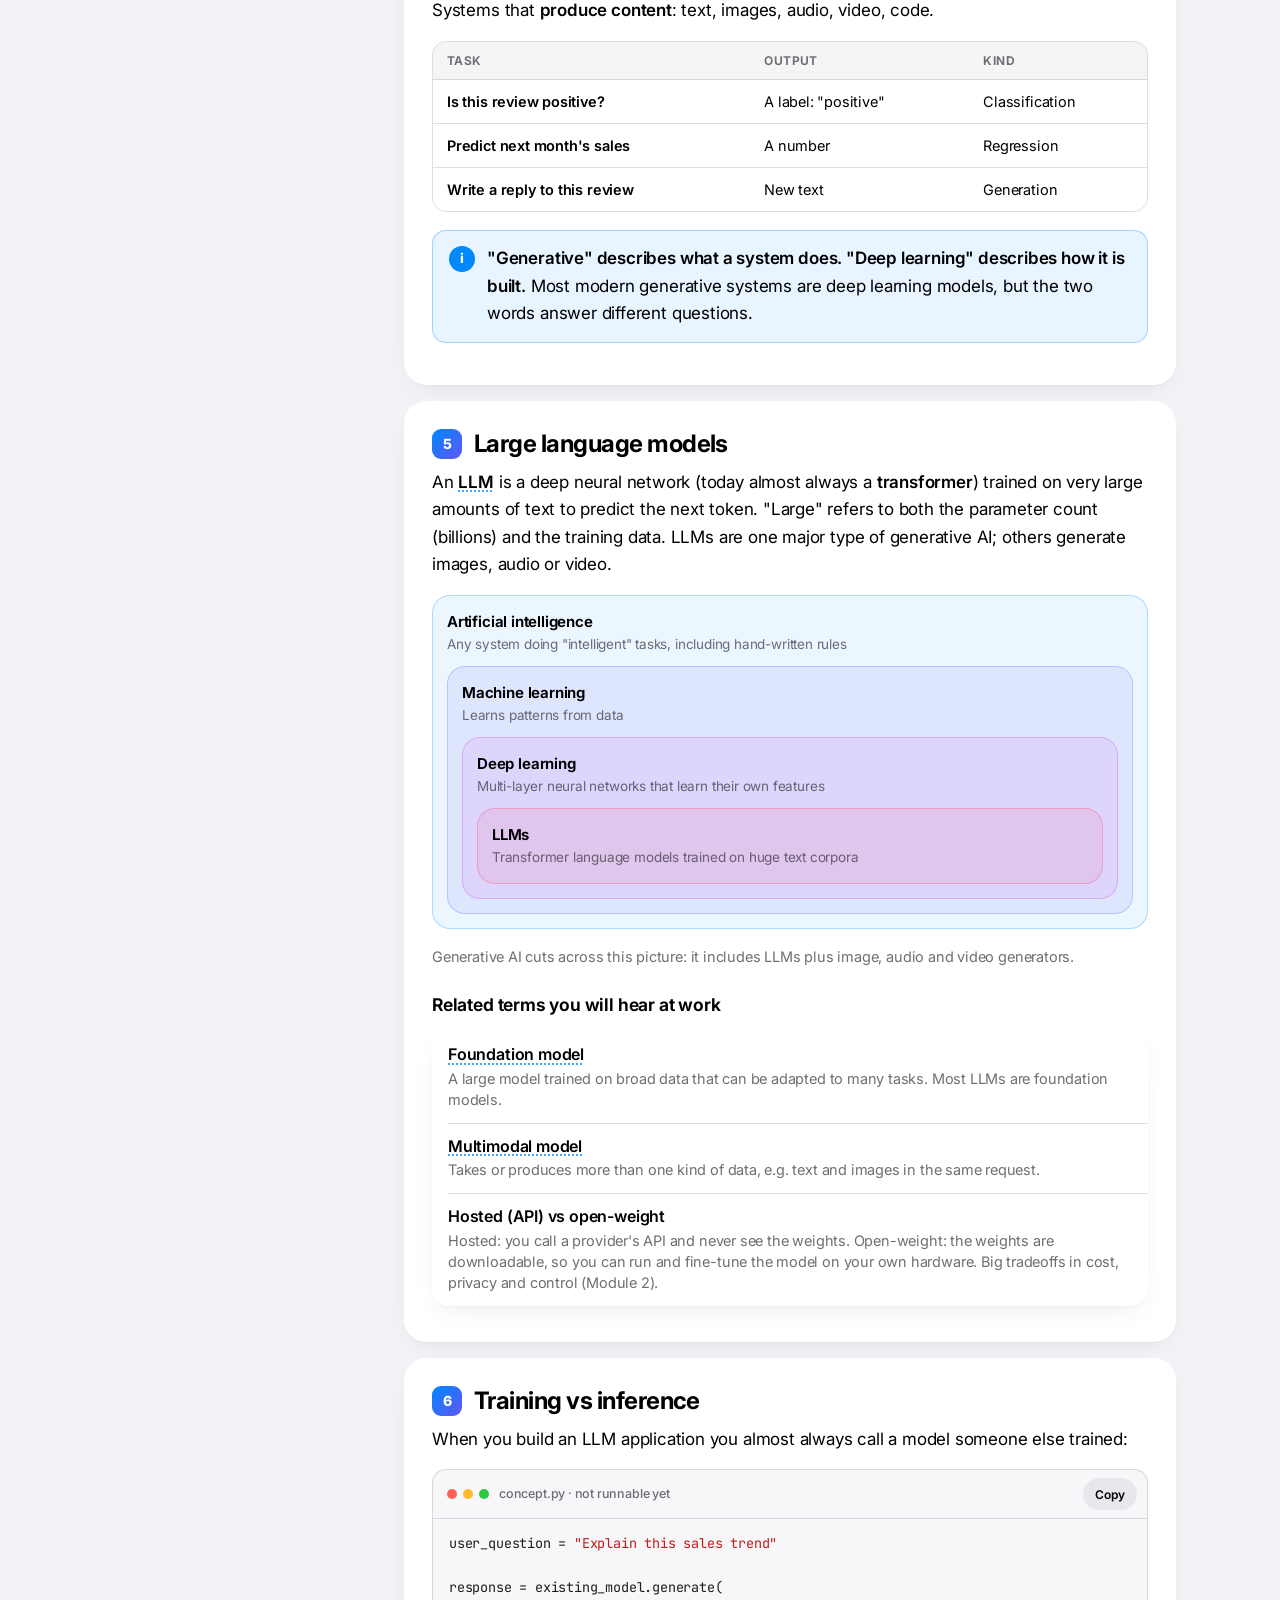
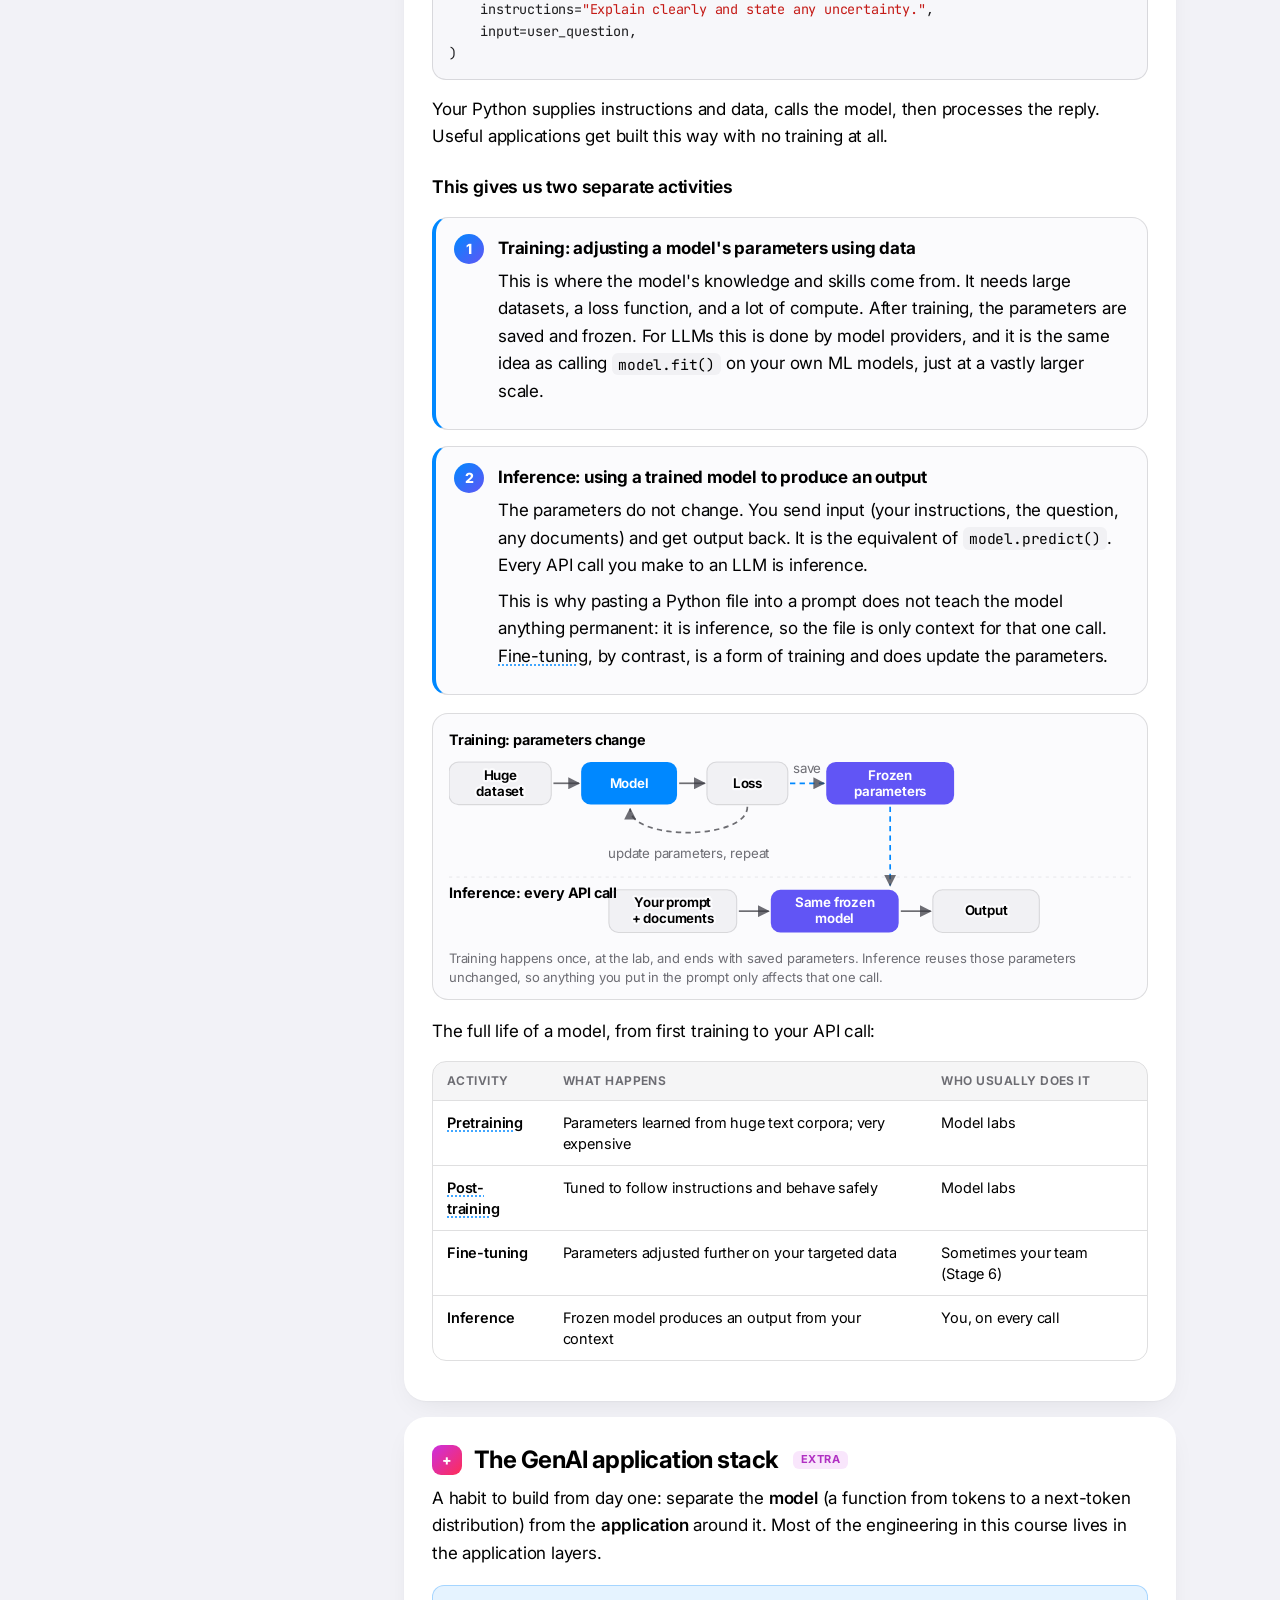
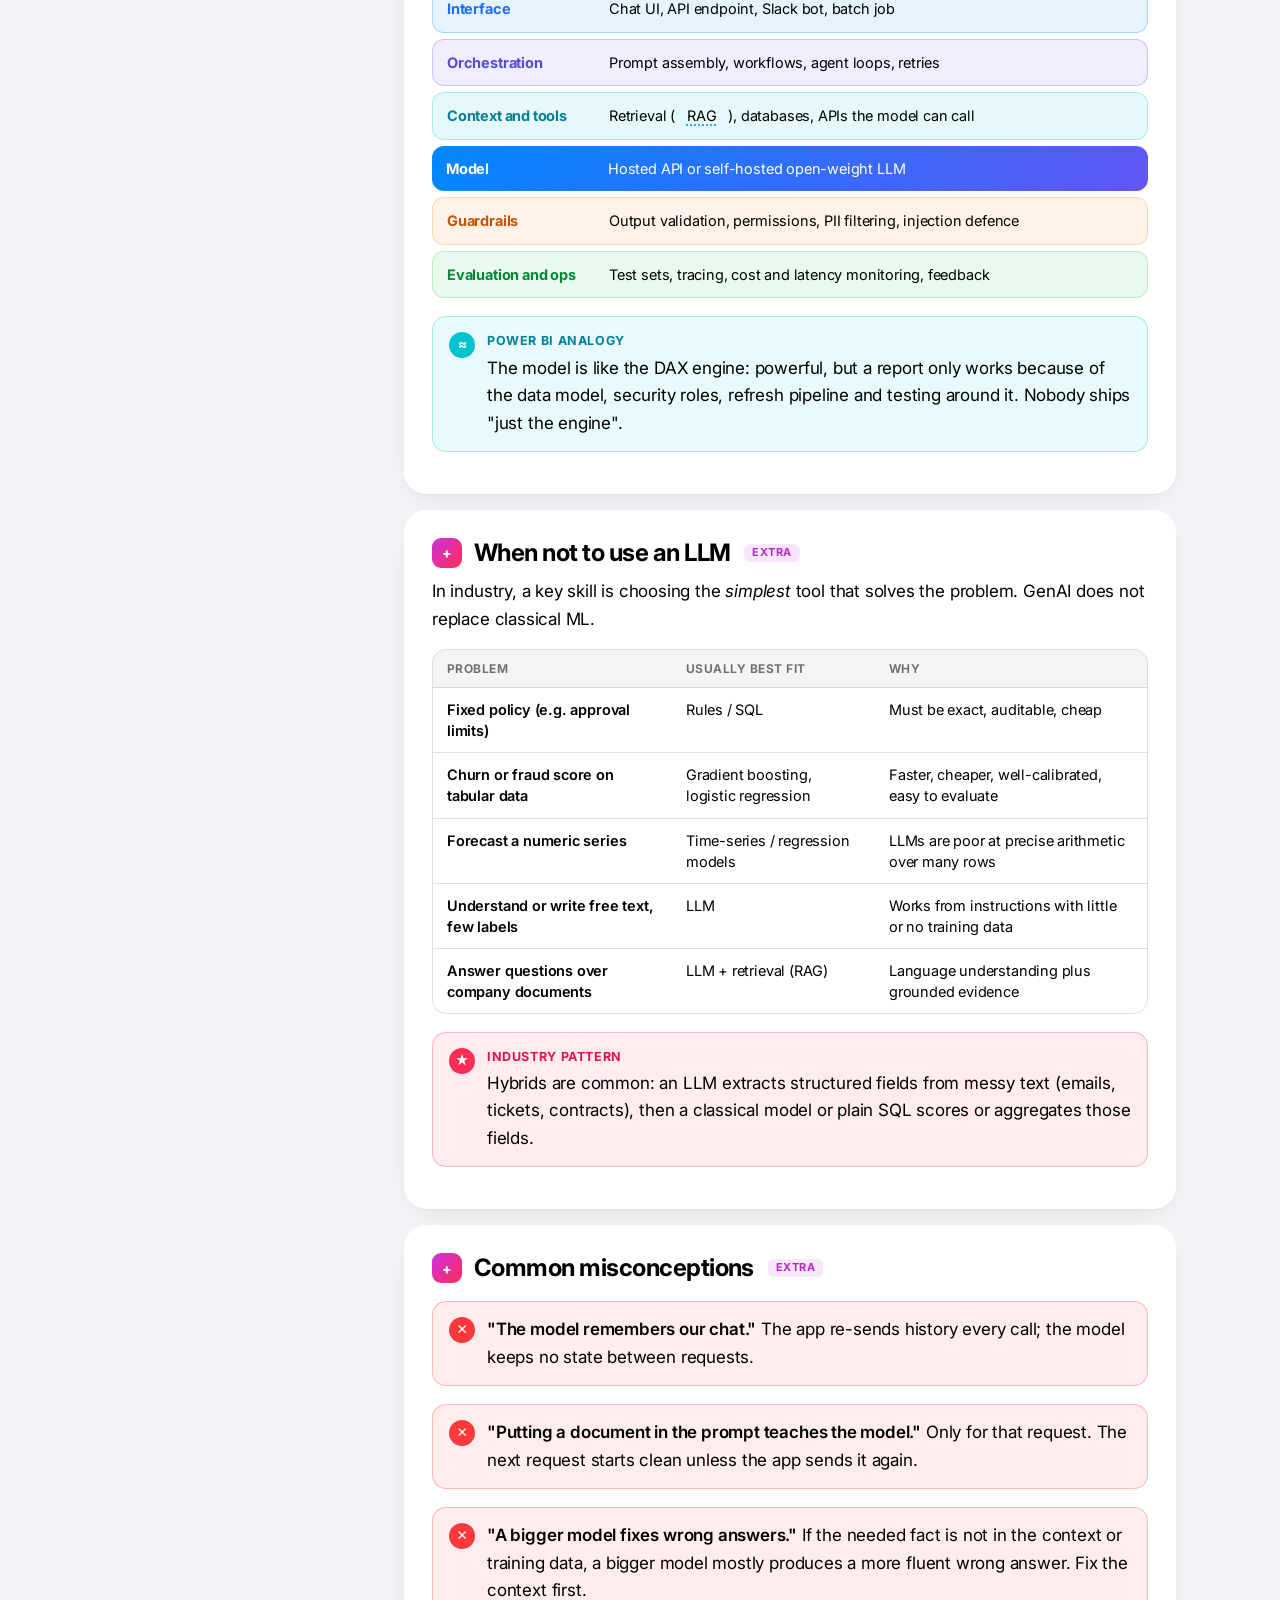
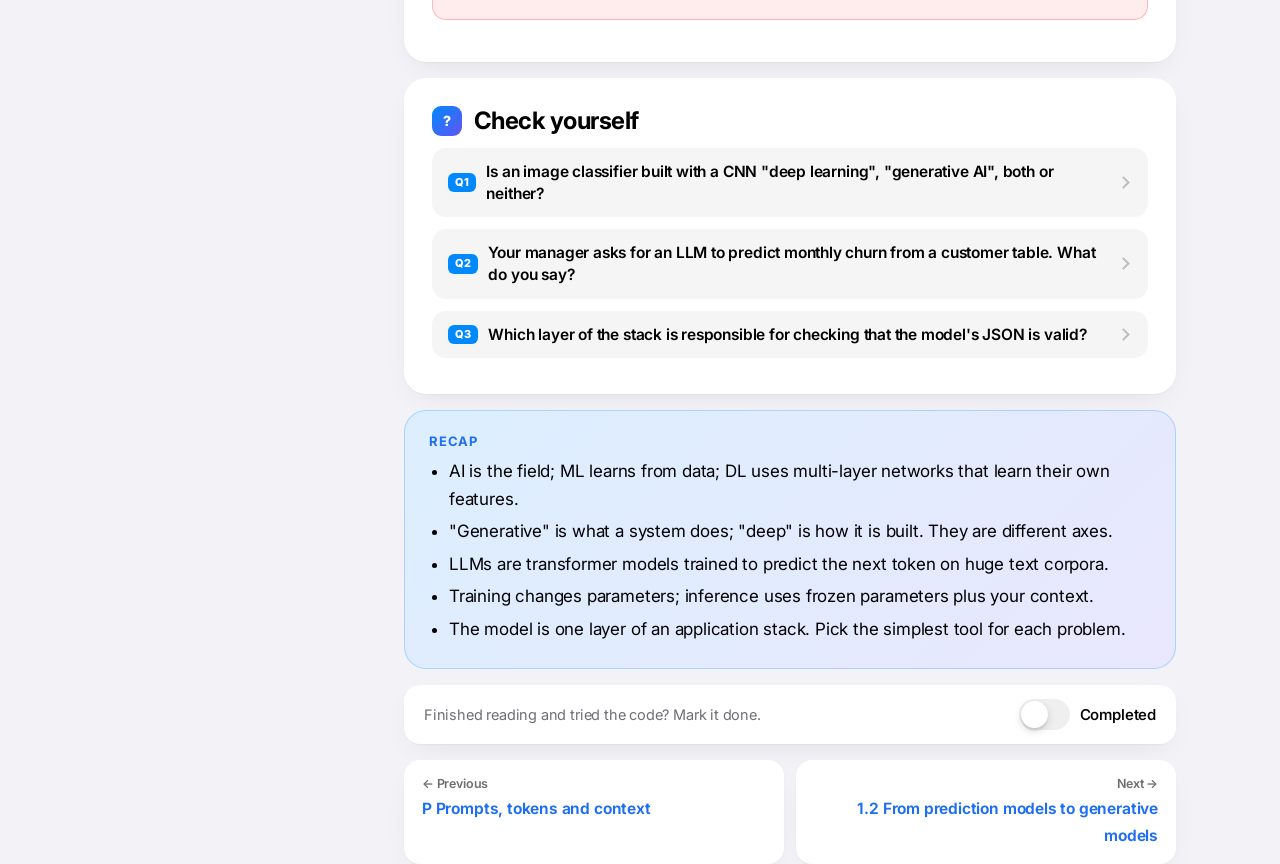
<file: lessons/1-1-ai-landscape.html>
<!DOCTYPE html>
<html lang="en">
<head>
<meta charset="utf-8">
<meta name="viewport" content="width=device-width, initial-scale=1, viewport-fit=cover">
<title>1.1 · How AI, ML, DL and GenAI fit together</title>
<meta name="color-scheme" content="light dark">
<meta name="theme-color" content="#F2F2F7" media="(prefers-color-scheme: light)">
<meta name="theme-color" content="#000000" media="(prefers-color-scheme: dark)">
<script src="../assets/boot.js"></script>
<link rel="stylesheet" href="https://fonts.googleapis.com/css2?family=Inter:wght@400;500;600;700;800&family=JetBrains+Mono:wght@400;500&display=swap">
<link rel="stylesheet" href="../assets/style.css">
<link rel="stylesheet" href="../assets/glass.css">
</head>
<body data-id="l1-1" data-root="../">
<div class="shell"><div class="main">
<main class="content page">

<section class="l-hero">
  <div class="crumbs"><a href="../index.html">Course</a><span>›</span><span>Stage 1 · Foundations</span></div>
  <h1>1.1 How AI, ML, deep learning and GenAI fit together</h1>
  <p>People use these words interchangeably, but they answer different questions. Getting the hierarchy straight makes every later design conversation clearer.</p>
  <div class="chips"><span class="chip">~20 min</span><span class="chip">Module 1</span><span class="chip">Concepts + industry</span></div>
</section>

<details class="toc" id="toc"></details>

<section class="sec" id="ai">
  <h2><span class="n">1</span>Artificial intelligence</h2>
  <p>The broad field of building systems that perform tasks associated with intelligence: recognising speech, planning routes, understanding language, making decisions. "AI" says nothing about <em>how</em> it is done. Some AI systems simply follow rules a person wrote:</p>
  <div class="code"><div class="code-bar"><span class="lights"><i></i><i></i><i></i></span><span class="lbl">rules.py</span><button class="copy">Copy</button></div>
<pre><code><span class="tk-k">def</span> <span class="tk-f">flag_transaction</span>(amount, foreign_country):
    <span class="tk-k">if</span> amount &gt; <span class="tk-n">100_000</span> <span class="tk-k">and</span> foreign_country:
        <span class="tk-k">return</span> <span class="tk-s">"Review required"</span>
    <span class="tk-k">return</span> <span class="tk-s">"No rule triggered"</span></code></pre></div>
  <p>All of the behaviour comes from the programmer. Nothing is learned from data.</p>
  <div class="callout c-sql"><div class="ci">≈</div><div><div class="ct">SQL / Power BI analogy</div><p>This is a <code>CASE WHEN</code> column or a DAX <code>IF</code>. Precise and auditable, but every rule has to be thought of and maintained by hand.</p></div></div>
</section>

<section class="sec" id="ml">
  <h2><span class="n">2</span>Machine learning</h2>
  <p>An approach inside AI where the system <strong>learns patterns from data</strong>. Instead of writing every fraud rule, you train on labelled legitimate and fraudulent transactions, and an optimiser adjusts the model's parameters to reduce prediction error.</p>
  <h3>The real difference: where the behaviour comes from</h3>
  <div class="point"><div class="point-n">1</div><div>
    <div class="point-t">Rule-based: a person specifies the decision rules</div>
    <p>In <code>flag_transaction</code> above, someone decided that "over 100,000 and foreign" means review. If fraudsters change tactics, the system will not notice until a person writes a new rule.</p></div></div>
  <div class="point"><div class="point-n">2</div><div>
    <div class="point-t">Machine learning: a training process learns the patterns from examples</div>
    <p>You give the model thousands of past transactions with the correct label (fraud or not). Training adjusts its parameters until its predictions match those labels as closely as possible. Nobody writes the rule; the model finds combinations of features that separate the classes, including ones a person might never think of.</p>
    <p>The trade-off: the learned behaviour is only as good as the data, and it is harder to explain than a written rule.</p></div></div>
  <figure class="fig">
    <div class="sv"><svg viewBox="0 0 640 214" role="img" aria-label="Rule-based systems take rules written by a person; machine learning learns them from labelled examples">
      <defs><marker id="ah11a" viewBox="0 0 10 10" refX="9" refY="5" markerWidth="7" markerHeight="7" orient="auto-start-reverse"><path d="M0 0 L10 5 L0 10 z" style="fill:var(--label2)"/></marker></defs>
      <text x="0" y="14" class="h">Rule-based: a person writes the rules</text>
      <rect x="0" y="28" width="120" height="40" rx="9" class="box o"/><text x="60.0" y="44.5" class="mid w">Rules</text><text x="60.0" y="59.5" class="mid w">written by hand</text>
      <rect x="0" y="76" width="120" height="40" rx="9" class="box "/><text x="60.0" y="100.0" class="mid v">New transaction</text>
      <path d="M122 48 C150 48 150 70 176 70" class="arr " marker-end="url(#ah11a)"/>
      <path d="M122 96 C150 96 150 74 176 74" class="arr " marker-end="url(#ah11a)"/>
      <rect x="178" y="52" width="120" height="40" rx="9" class="box "/><text x="238.0" y="76.0" class="mid v">Program</text>
      <path d="M300 72 L330 72" class="arr " marker-end="url(#ah11a)"/>
      <rect x="332" y="52" width="110" height="40" rx="9" class="box "/><text x="387.0" y="76.0" class="mid v">Decision</text>
      <line x1="0" y1="128" x2="640" y2="128" class="grid"/>
      <text x="0" y="148" class="h">Machine learning: training finds the rules from examples</text>
      <rect x="0" y="162" width="140" height="40" rx="9" class="box "/><text x="70.0" y="178.5" class="mid v">Past transactions</text><text x="70.0" y="193.5" class="mid v">+ correct labels</text>
      <path d="M142 182 L170 182" class="arr " marker-end="url(#ah11a)"/>
      <rect x="172" y="162" width="100" height="40" rx="9" class="box a"/><text x="222.0" y="186.0" class="mid w">Training</text>
      <path d="M274 182 L302 182" class="arr " marker-end="url(#ah11a)"/>
      <rect x="304" y="162" width="120" height="40" rx="9" class="box b"/><text x="364.0" y="178.5" class="mid w">Learned model</text><text x="364.0" y="193.5" class="mid w">(parameters)</text>
      <path d="M426 182 L454 182" class="arr " marker-end="url(#ah11a)"/>
      <rect x="456" y="162" width="90" height="40" rx="9" class="box "/><text x="501.0" y="186.0" class="mid v">Decision</text>
    </svg></div>
    <figcaption>Same task, two sources of behaviour. With rules, a person supplies the logic. With machine learning, you supply examples with answers and training produces the logic.</figcaption>
  </figure>
  <p>Summary of the comparison:</p>
  <div class="tbl"><table>
    <thead><tr><th></th><th>Rule-based</th><th>Machine learning</th></tr></thead>
    <tbody>
    <tr><td>Where behaviour comes from</td><td>A person writes the rules</td><td>Training learns them from examples</td></tr>
    <tr><td>Changing behaviour</td><td>Edit the code</td><td>Change data or objective, retrain</td></tr>
    <tr><td>Unseen patterns</td><td>Only if a rule covers them</td><td>Can generalise, can also fail in new ways</td></tr>
    <tr><td>Explaining a decision</td><td>Read the rule</td><td>Needs feature importance, SHAP, etc.</td></tr>
    </tbody></table></div>
</section>

<section class="sec" id="dl">
  <h2><span class="n">3</span>Deep learning</h2>
  <p>A branch of ML that uses <strong>neural networks with many layers</strong>. Each layer transforms its input; training adjusts the weights by backpropagation so outputs match the objective better. The key practical advantage is that the network <strong>learns its own features</strong> from raw input (pixels, audio, text) instead of relying on hand-engineered ones.</p>
  <figure class="fig">
    <div class="sv"><svg viewBox="0 0 640 196" role="img" aria-label="Classic ML uses hand-designed features; deep networks learn features layer by layer">
      <defs><marker id="ah11d" viewBox="0 0 10 10" refX="9" refY="5" markerWidth="7" markerHeight="7" orient="auto-start-reverse"><path d="M0 0 L10 5 L0 10 z" style="fill:var(--label2)"/></marker></defs>
      <text x="0" y="14" class="h">Classic ML: a person designs the features</text>
      <rect x="0" y="26" width="100" height="40" rx="9" class="box "/><text x="50.0" y="50.0" class="mid v">Photo</text>
      <path d="M102 46 L126 46" class="arr " marker-end="url(#ah11d)"/>
      <rect x="128" y="26" width="170" height="40" rx="9" class="box o"/><text x="213.0" y="42.5" class="mid w">Hand-written features</text><text x="213.0" y="57.5" class="mid w">"has whiskers?", "colour"</text>
      <path d="M300 46 L324 46" class="arr " marker-end="url(#ah11d)"/>
      <rect x="326" y="26" width="110" height="40" rx="9" class="box "/><text x="381.0" y="50.0" class="mid v">Model</text>
      <path d="M438 46 L462 46" class="arr " marker-end="url(#ah11d)"/>
      <rect x="464" y="26" width="80" height="40" rx="9" class="box b"/><text x="504.0" y="50.0" class="mid w">"cat"</text>
      <line x1="0" y1="88" x2="640" y2="88" class="grid"/>
      <text x="0" y="110" class="h">Deep learning: each layer learns its own features from the raw pixels</text>
      <rect x="0" y="124" width="84" height="40" rx="9" class="box "/><text x="42.0" y="148.0" class="mid v">Raw pixels</text>
      <path d="M86 144 L104 144" class="arr " marker-end="url(#ah11d)"/>
      <rect x="106" y="124" width="100" height="40" rx="9" class="box a"/><text x="156.0" y="140.5" class="mid w">Layer 1</text><text x="156.0" y="155.5" class="mid w">edges, colours</text>
      <path d="M208 144 L226 144" class="arr " marker-end="url(#ah11d)"/>
      <rect x="228" y="124" width="110" height="40" rx="9" class="box a"/><text x="283.0" y="140.5" class="mid w">Layer 2</text><text x="283.0" y="155.5" class="mid w">corners, textures</text>
      <path d="M340 144 L358 144" class="arr " marker-end="url(#ah11d)"/>
      <rect x="360" y="124" width="110" height="40" rx="9" class="box a"/><text x="415.0" y="140.5" class="mid w">Layer 3</text><text x="415.0" y="155.5" class="mid w">ears, eyes, fur</text>
      <path d="M472 144 L490 144" class="arr " marker-end="url(#ah11d)"/>
      <rect x="492" y="124" width="70" height="40" rx="9" class="box b"/><text x="527.0" y="148.0" class="mid w">"cat"</text>
      <text x="106" y="184">nobody writes these: backpropagation shapes them so the final answer gets better</text>
    </svg></div>
    <figcaption>The layer contents describe what is typically found when image networks are inspected, simplified. The same idea applies to text: early layers pick up word pieces, later layers meaning.</figcaption>
  </figure>
  <p>Deep learning powers image recognition, speech recognition and text generation. It is <em>not</em> limited to generative AI: most image classifiers are deep but discriminative.</p>
</section>

<section class="sec" id="genai">
  <h2><span class="n">4</span>Generative AI</h2>
  <p>Systems that <strong>produce content</strong>: text, images, audio, video, code.</p>
  <div class="tbl"><table>
    <thead><tr><th>Task</th><th>Output</th><th>Kind</th></tr></thead>
    <tbody>
    <tr><td>Is this review positive?</td><td>A label: "positive"</td><td>Classification</td></tr>
    <tr><td>Predict next month's sales</td><td>A number</td><td>Regression</td></tr>
    <tr><td>Write a reply to this review</td><td>New text</td><td>Generation</td></tr>
    </tbody></table></div>
  <div class="callout c-key"><div class="ci">i</div><div><p><strong>"Generative" describes what a system does. "Deep learning" describes how it is built.</strong> Most modern generative systems are deep learning models, but the two words answer different questions.</p></div></div>
</section>

<section class="sec" id="llm">
  <h2><span class="n">5</span>Large language models</h2>
  <p>An <strong>LLM</strong> is a deep neural network (today almost always a <strong>transformer</strong>) trained on very large amounts of text to predict the next token. "Large" refers to both the parameter count (billions) and the training data. LLMs are one major type of generative AI; others generate images, audio or video.</p>
  <div class="nest"><div class="nl">Artificial intelligence</div><div class="nd">Any system doing "intelligent" tasks, including hand-written rules</div>
    <div class="nest"><div class="nl">Machine learning</div><div class="nd">Learns patterns from data</div>
      <div class="nest"><div class="nl">Deep learning</div><div class="nd">Multi-layer neural networks that learn their own features</div>
        <div class="nest"><div class="nl">LLMs</div><div class="nd">Transformer language models trained on huge text corpora</div></div>
      </div>
    </div>
  </div>
  <p class="muted">Generative AI cuts across this picture: it includes LLMs plus image, audio and video generators.</p>
  <h3>Related terms you will hear at work</h3>
  <div class="list plain" style="margin:12px 0">
    <div class="row"><div><div class="t">Foundation model</div><div class="d">A large model trained on broad data that can be adapted to many tasks. Most LLMs are foundation models.</div></div></div>
    <div class="row"><div><div class="t">Multimodal model</div><div class="d">Takes or produces more than one kind of data, e.g. text and images in the same request.</div></div></div>
    <div class="row"><div><div class="t">Hosted (API) vs open-weight</div><div class="d">Hosted: you call a provider's API and never see the weights. Open-weight: the weights are downloadable, so you can run and fine-tune the model on your own hardware. Big tradeoffs in cost, privacy and control (Module 2).</div></div></div>
  </div>
</section>

<section class="sec" id="training-inference">
  <h2><span class="n">6</span>Training vs inference</h2>
  <p>When you build an LLM application you almost always call a model someone else trained:</p>
  <div class="code"><div class="code-bar"><span class="lights"><i></i><i></i><i></i></span><span class="lbl">concept.py · not runnable yet</span><button class="copy">Copy</button></div>
<pre><code>user_question = <span class="tk-s">"Explain this sales trend"</span>

response = existing_model.generate(
    instructions=<span class="tk-s">"Explain clearly and state any uncertainty."</span>,
    input=user_question,
)</code></pre></div>
  <p>Your Python supplies instructions and data, calls the model, then processes the reply. Useful applications get built this way with no training at all.</p>
  <h3>This gives us two separate activities</h3>
  <div class="point"><div class="point-n">1</div><div>
    <div class="point-t">Training: adjusting a model's parameters using data</div>
    <p>This is where the model's knowledge and skills come from. It needs large datasets, a loss function, and a lot of compute. After training, the parameters are saved and frozen. For LLMs this is done by model providers, and it is the same idea as calling <code>model.fit()</code> on your own ML models, just at a vastly larger scale.</p></div></div>
  <div class="point"><div class="point-n">2</div><div>
    <div class="point-t">Inference: using a trained model to produce an output</div>
    <p>The parameters do not change. You send input (your instructions, the question, any documents) and get output back. It is the equivalent of <code>model.predict()</code>. Every API call you make to an LLM is inference.</p>
    <p>This is why pasting a Python file into a prompt does not teach the model anything permanent: it is inference, so the file is only context for that one call. Fine-tuning, by contrast, is a form of training and does update the parameters.</p></div></div>
  <figure class="fig">
    <div class="sv"><svg viewBox="0 0 640 196" role="img" aria-label="Training updates parameters in a loop; inference uses the frozen parameters">
      <defs><marker id="ah11b" viewBox="0 0 10 10" refX="9" refY="5" markerWidth="7" markerHeight="7" orient="auto-start-reverse"><path d="M0 0 L10 5 L0 10 z" style="fill:var(--label2)"/></marker></defs>
      <text x="0" y="14" class="h">Training: parameters change</text>
      <rect x="0" y="30" width="96" height="40" rx="9" class="box "/><text x="48.0" y="46.5" class="mid v">Huge</text><text x="48.0" y="61.5" class="mid v">dataset</text>
      <path d="M98 50 L122 50" class="arr " marker-end="url(#ah11b)"/>
      <rect x="124" y="30" width="90" height="40" rx="9" class="box a"/><text x="169.0" y="54.0" class="mid w">Model</text>
      <path d="M216 50 L240 50" class="arr " marker-end="url(#ah11b)"/>
      <rect x="242" y="30" width="76" height="40" rx="9" class="box "/><text x="280.0" y="54.0" class="mid v">Loss</text>
      <path d="M280 72 C280 104 170 104 170 74" class="arr dash" marker-end="url(#ah11b)"/>
      <text x="225" y="120" class="mid">update parameters, repeat</text>
      <path d="M320 50 L352 50" class="arr a dash" marker-end="url(#ah11b)"/>
      <text x="336" y="40" class="mid">save</text>
      <rect x="354" y="30" width="120" height="40" rx="9" class="box b"/><text x="414.0" y="46.5" class="mid w">Frozen</text><text x="414.0" y="61.5" class="mid w">parameters</text>
      <line x1="0" y1="138" x2="640" y2="138" class="grid"/>
      <text x="0" y="158" class="h">Inference: every API call</text>
      <rect x="150" y="150" width="120" height="40" rx="9" class="box "/><text x="210.0" y="166.5" class="mid v">Your prompt</text><text x="210.0" y="181.5" class="mid v">+ documents</text>
      <path d="M272 170 L300 170" class="arr " marker-end="url(#ah11b)"/>
      <rect x="302" y="150" width="120" height="40" rx="9" class="box b"/><text x="362.0" y="166.5" class="mid w">Same frozen</text><text x="362.0" y="181.5" class="mid w">model</text>
      <path d="M424 170 L452 170" class="arr " marker-end="url(#ah11b)"/>
      <rect x="454" y="150" width="100" height="40" rx="9" class="box "/><text x="504.0" y="174.0" class="mid v">Output</text>
      <path d="M414 72 L414 146" class="arr a dash" marker-end="url(#ah11b)"/>
    </svg></div>
    <figcaption>Training happens once, at the lab, and ends with saved parameters. Inference reuses those parameters unchanged, so anything you put in the prompt only affects that one call.</figcaption>
  </figure>
  <p>The full life of a model, from first training to your API call:</p>
  <div class="tbl"><table>
    <thead><tr><th>Activity</th><th>What happens</th><th>Who usually does it</th></tr></thead>
    <tbody>
    <tr><td>Pretraining</td><td>Parameters learned from huge text corpora; very expensive</td><td>Model labs</td></tr>
    <tr><td>Post-training</td><td>Tuned to follow instructions and behave safely</td><td>Model labs</td></tr>
    <tr><td>Fine-tuning</td><td>Parameters adjusted further on your targeted data</td><td>Sometimes your team (Stage 6)</td></tr>
    <tr><td>Inference</td><td>Frozen model produces an output from your context</td><td>You, on every call</td></tr>
    </tbody></table></div>
</section>

<section class="sec extra" id="app-stack">
  <h2><span class="n">+</span>The GenAI application stack <span class="tag-extra">Extra</span></h2>
  <p>A habit to build from day one: separate the <strong>model</strong> (a function from tokens to a next-token distribution) from the <strong>application</strong> around it. Most of the engineering in this course lives in the application layers.</p>
  <div class="stack">
    <div style="--c:var(--blue);--c-ink:var(--blue-ink)"><b>Interface</b>Chat UI, API endpoint, Slack bot, batch job</div>
    <div style="--c:var(--indigo);--c-ink:var(--indigo-ink)"><b>Orchestration</b>Prompt assembly, workflows, agent loops, retries</div>
    <div style="--c:var(--teal);--c-ink:var(--teal-ink)"><b>Context and tools</b>Retrieval (RAG), databases, APIs the model can call</div>
    <div class="model"><b>Model</b>Hosted API or self-hosted open-weight LLM</div>
    <div style="--c:var(--orange);--c-ink:var(--orange-ink)"><b>Guardrails</b>Output validation, permissions, PII filtering, injection defence</div>
    <div style="--c:var(--green);--c-ink:var(--green-ink)"><b>Evaluation and ops</b>Test sets, tracing, cost and latency monitoring, feedback</div>
  </div>
  <div class="callout c-sql"><div class="ci">≈</div><div><div class="ct">Power BI analogy</div><p>The model is like the DAX engine: powerful, but a report only works because of the data model, security roles, refresh pipeline and testing around it. Nobody ships "just the engine".</p></div></div>
</section>

<section class="sec extra" id="when-not-llm">
  <h2><span class="n">+</span>When not to use an LLM <span class="tag-extra">Extra</span></h2>
  <p>In industry, a key skill is choosing the <em>simplest</em> tool that solves the problem. GenAI does not replace classical ML.</p>
  <div class="tbl"><table>
    <thead><tr><th>Problem</th><th>Usually best fit</th><th>Why</th></tr></thead>
    <tbody>
    <tr><td>Fixed policy (e.g. approval limits)</td><td>Rules / SQL</td><td>Must be exact, auditable, cheap</td></tr>
    <tr><td>Churn or fraud score on tabular data</td><td>Gradient boosting, logistic regression</td><td>Faster, cheaper, well-calibrated, easy to evaluate</td></tr>
    <tr><td>Forecast a numeric series</td><td>Time-series / regression models</td><td>LLMs are poor at precise arithmetic over many rows</td></tr>
    <tr><td>Understand or write free text, few labels</td><td>LLM</td><td>Works from instructions with little or no training data</td></tr>
    <tr><td>Answer questions over company documents</td><td>LLM + retrieval (RAG)</td><td>Language understanding plus grounded evidence</td></tr>
    </tbody></table></div>
  <div class="callout c-ind"><div class="ci">★</div><div><div class="ct">Industry pattern</div><p>Hybrids are common: an LLM extracts structured fields from messy text (emails, tickets, contracts), then a classical model or plain SQL scores or aggregates those fields.</p></div></div>
</section>

<section class="sec extra" id="misconceptions">
  <h2><span class="n">+</span>Common misconceptions <span class="tag-extra">Extra</span></h2>
  <div class="callout c-bad"><div class="ci">✕</div><div><p><strong>"The model remembers our chat."</strong> The app re-sends history every call; the model keeps no state between requests.</p></div></div>
  <div class="callout c-bad"><div class="ci">✕</div><div><p><strong>"Putting a document in the prompt teaches the model."</strong> Only for that request. The next request starts clean unless the app sends it again.</p></div></div>
  <div class="callout c-bad"><div class="ci">✕</div><div><p><strong>"A bigger model fixes wrong answers."</strong> If the needed fact is not in the context or training data, a bigger model mostly produces a more fluent wrong answer. Fix the context first.</p></div></div>
</section>

<section class="sec" id="check">
  <h2><span class="n">?</span>Check yourself</h2>
  <details class="disc"><summary><span class="tag q">Q1</span><span class="q">Is an image classifier built with a CNN "deep learning", "generative AI", both or neither?</span><span class="chev"></span></summary>
    <div class="ans"><p><strong>Deep learning, but not generative.</strong> It is a multi-layer neural network (deep) that outputs a label (discriminative). This is the cleanest example of why the two words are different axes.</p></div></details>
  <details class="disc"><summary><span class="tag q">Q2</span><span class="q">Your manager asks for an LLM to predict monthly churn from a customer table. What do you say?</span><span class="chev"></span></summary>
    <div class="ans"><p>Start with a classical model (e.g. gradient boosting) on the table: it is cheaper, faster, gives calibrated probabilities and is easy to evaluate with AUC. An LLM could help elsewhere, e.g. turning free-text support tickets into features the churn model uses.</p></div></details>
  <details class="disc"><summary><span class="tag q">Q3</span><span class="q">Which layer of the stack is responsible for checking that the model's JSON is valid?</span><span class="chev"></span></summary>
    <div class="ans"><p><strong>Guardrails / validation, in your application code.</strong> The model only produces text that looks like JSON; your code must parse it, validate it against a schema, and retry or fail cleanly (Module 2).</p></div></details>
</section>

<section class="recap">
  <h2>Recap</h2>
  <ul>
    <li>AI is the field; ML learns from data; DL uses multi-layer networks that learn their own features.</li>
    <li>"Generative" is what a system does; "deep" is how it is built. They are different axes.</li>
    <li>LLMs are transformer models trained to predict the next token on huge text corpora.</li>
    <li>Training changes parameters; inference uses frozen parameters plus your context.</li>
    <li>The model is one layer of an application stack. Pick the simplest tool for each problem.</li>
  </ul>
</section>

<div class="done-bar"><span class="msg" id="done-msg"></span><label class="switch"><input type="checkbox" id="done-toggle"><span class="track"></span>Completed</label></div>
<nav class="pager" id="pager"></nav>

</main>
</div></div>
<script src="../assets/app.js"></script>
</body>
</html>
</file>
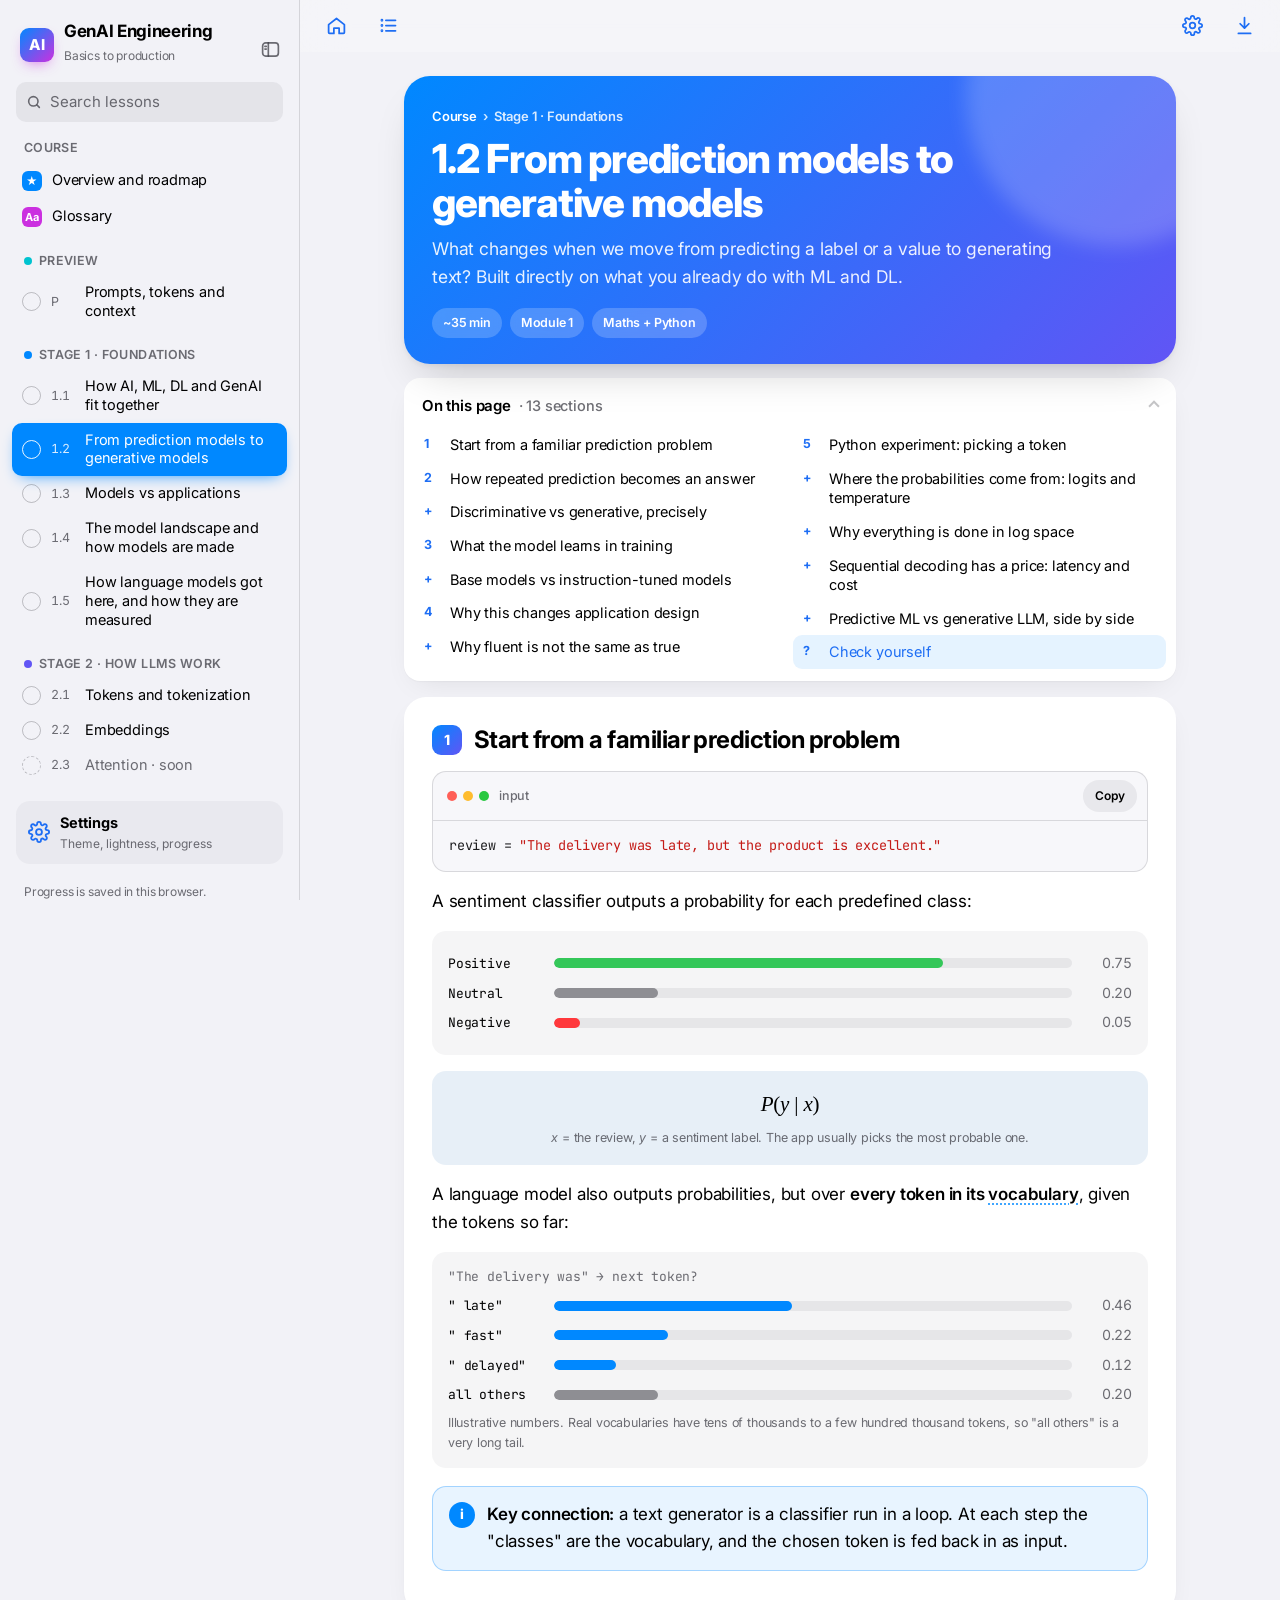
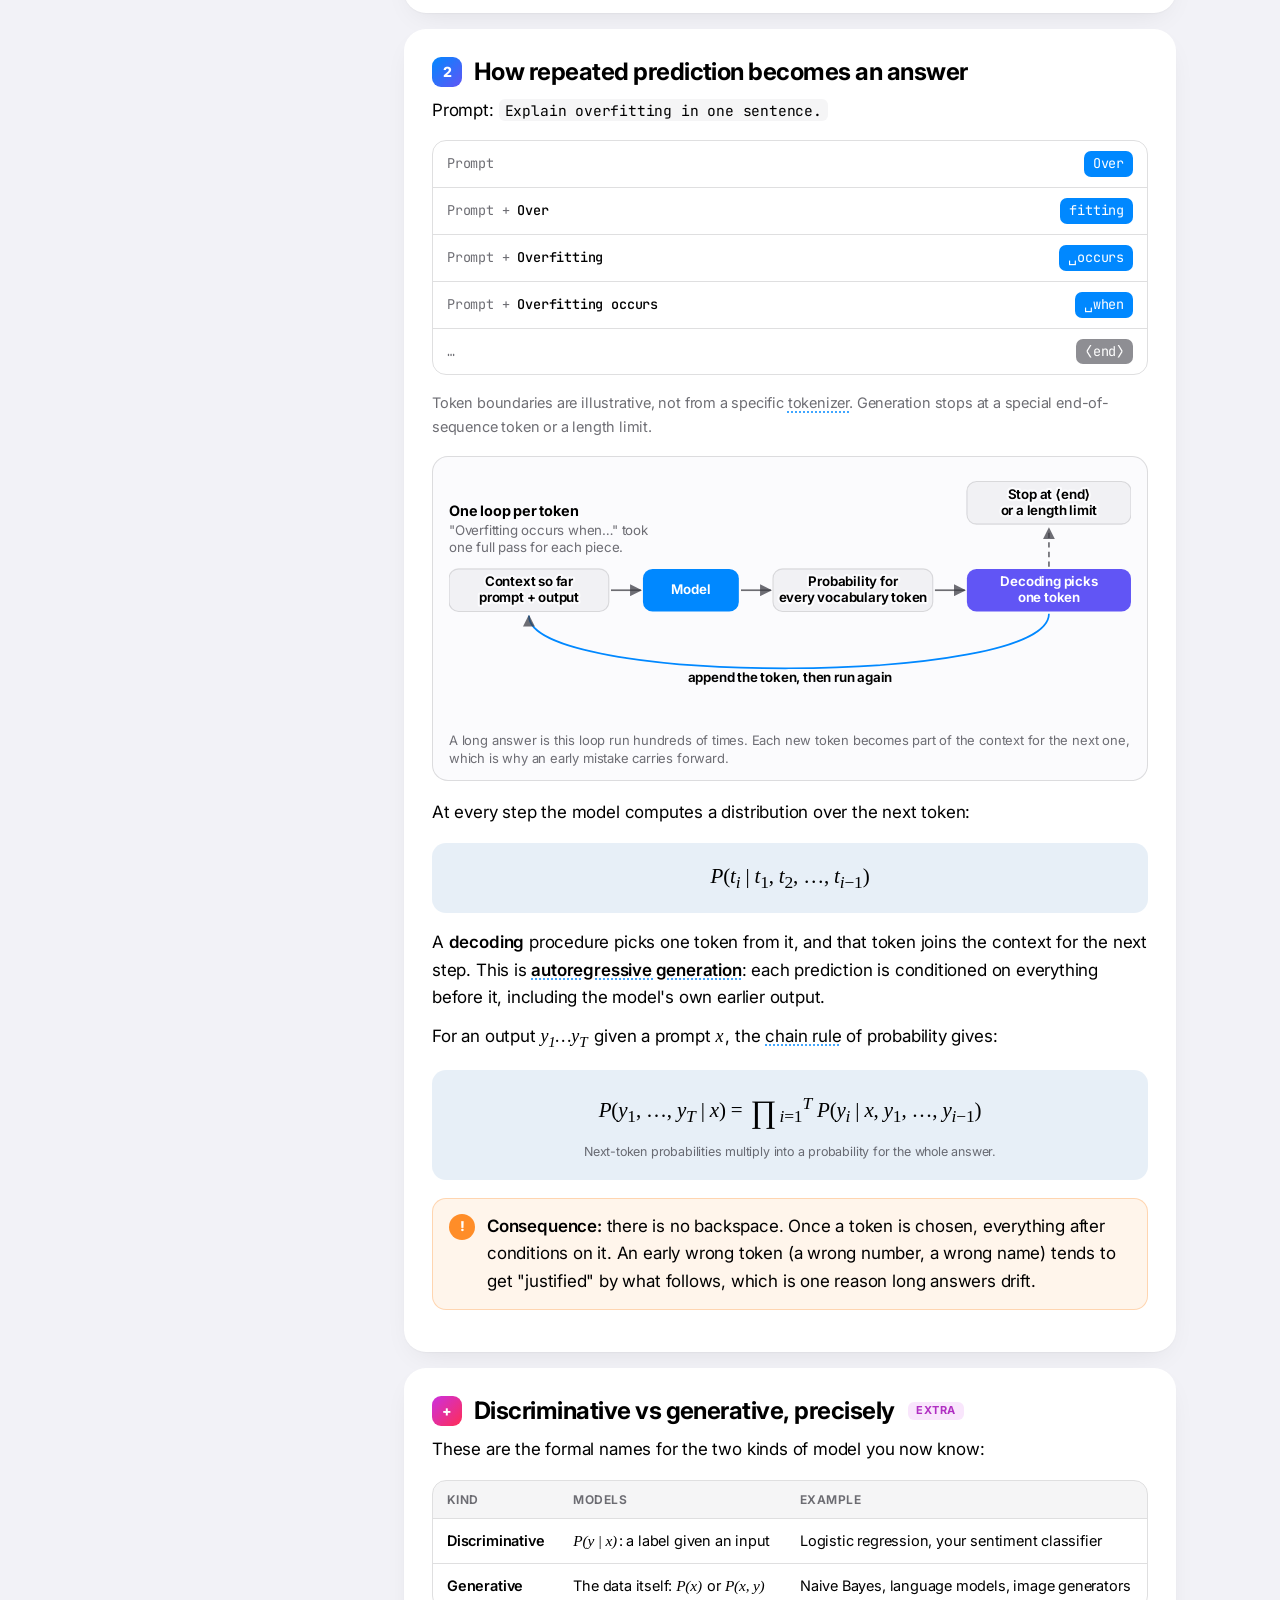
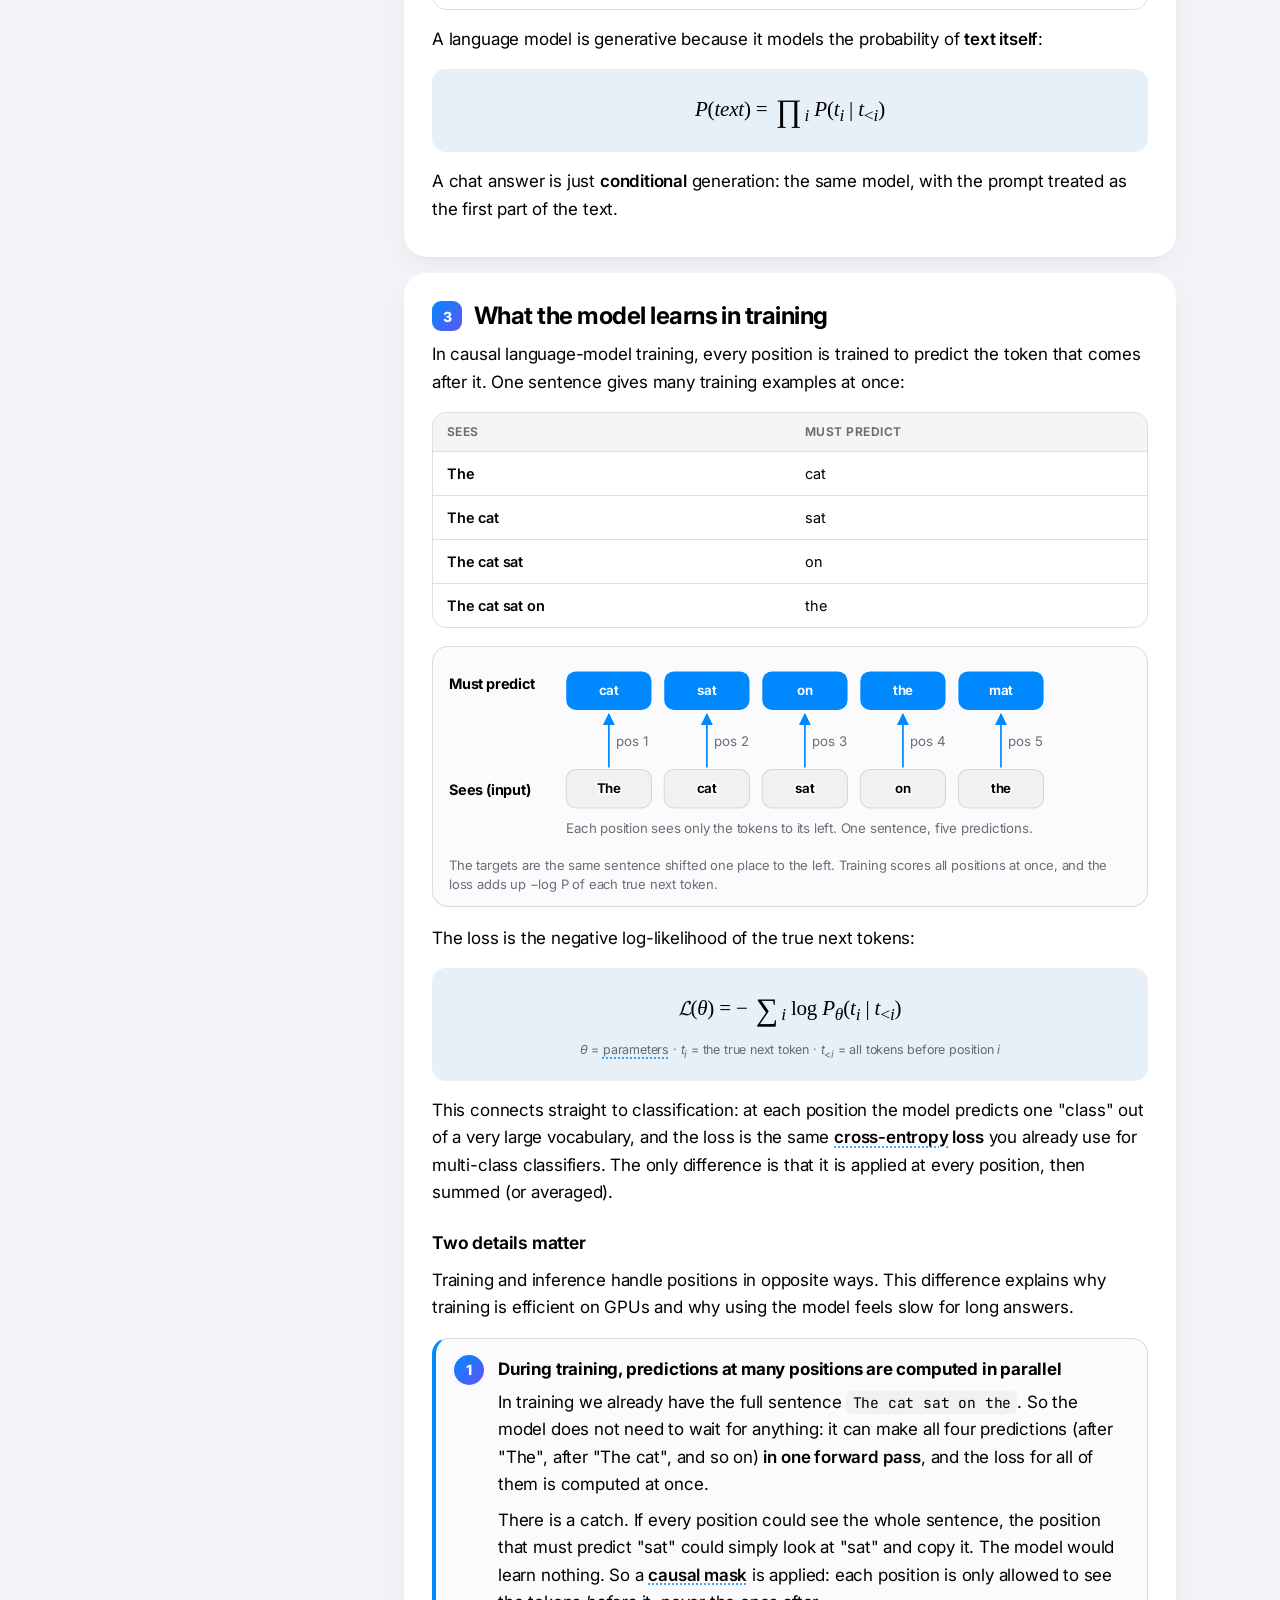
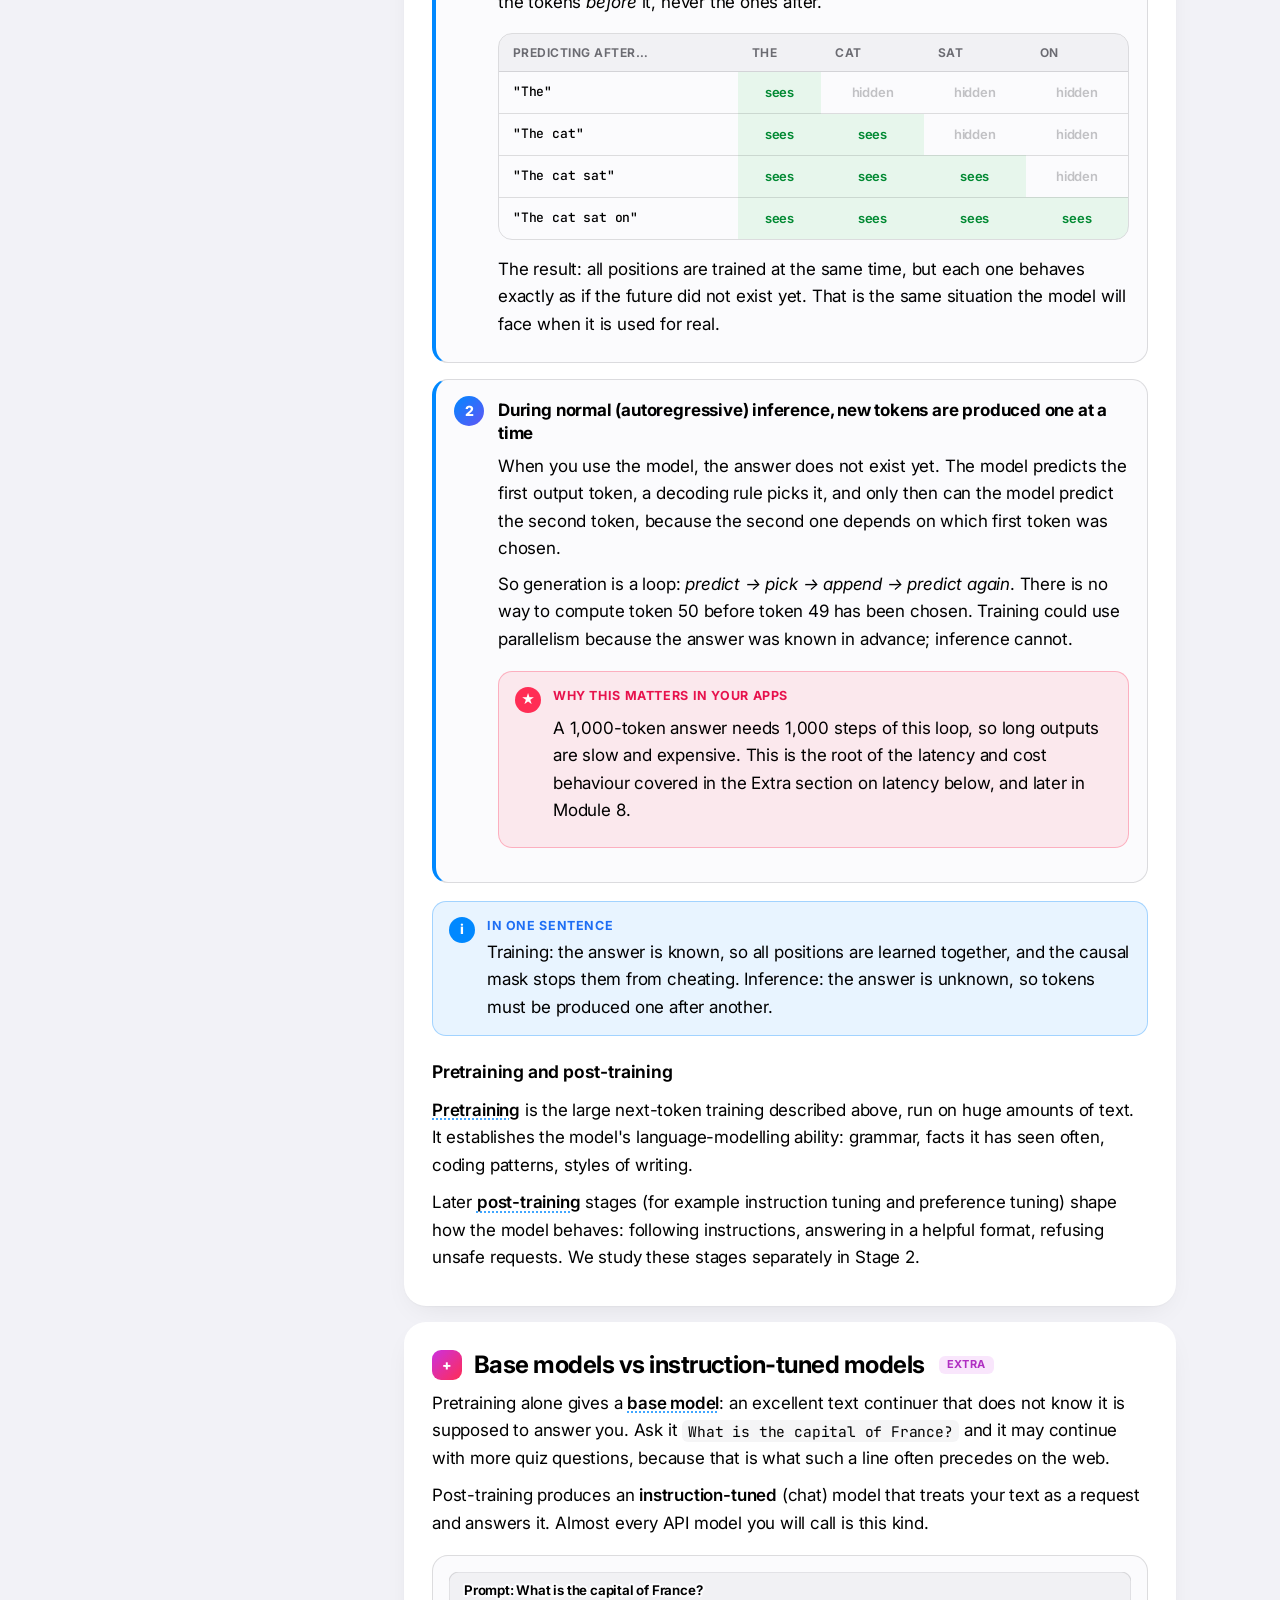
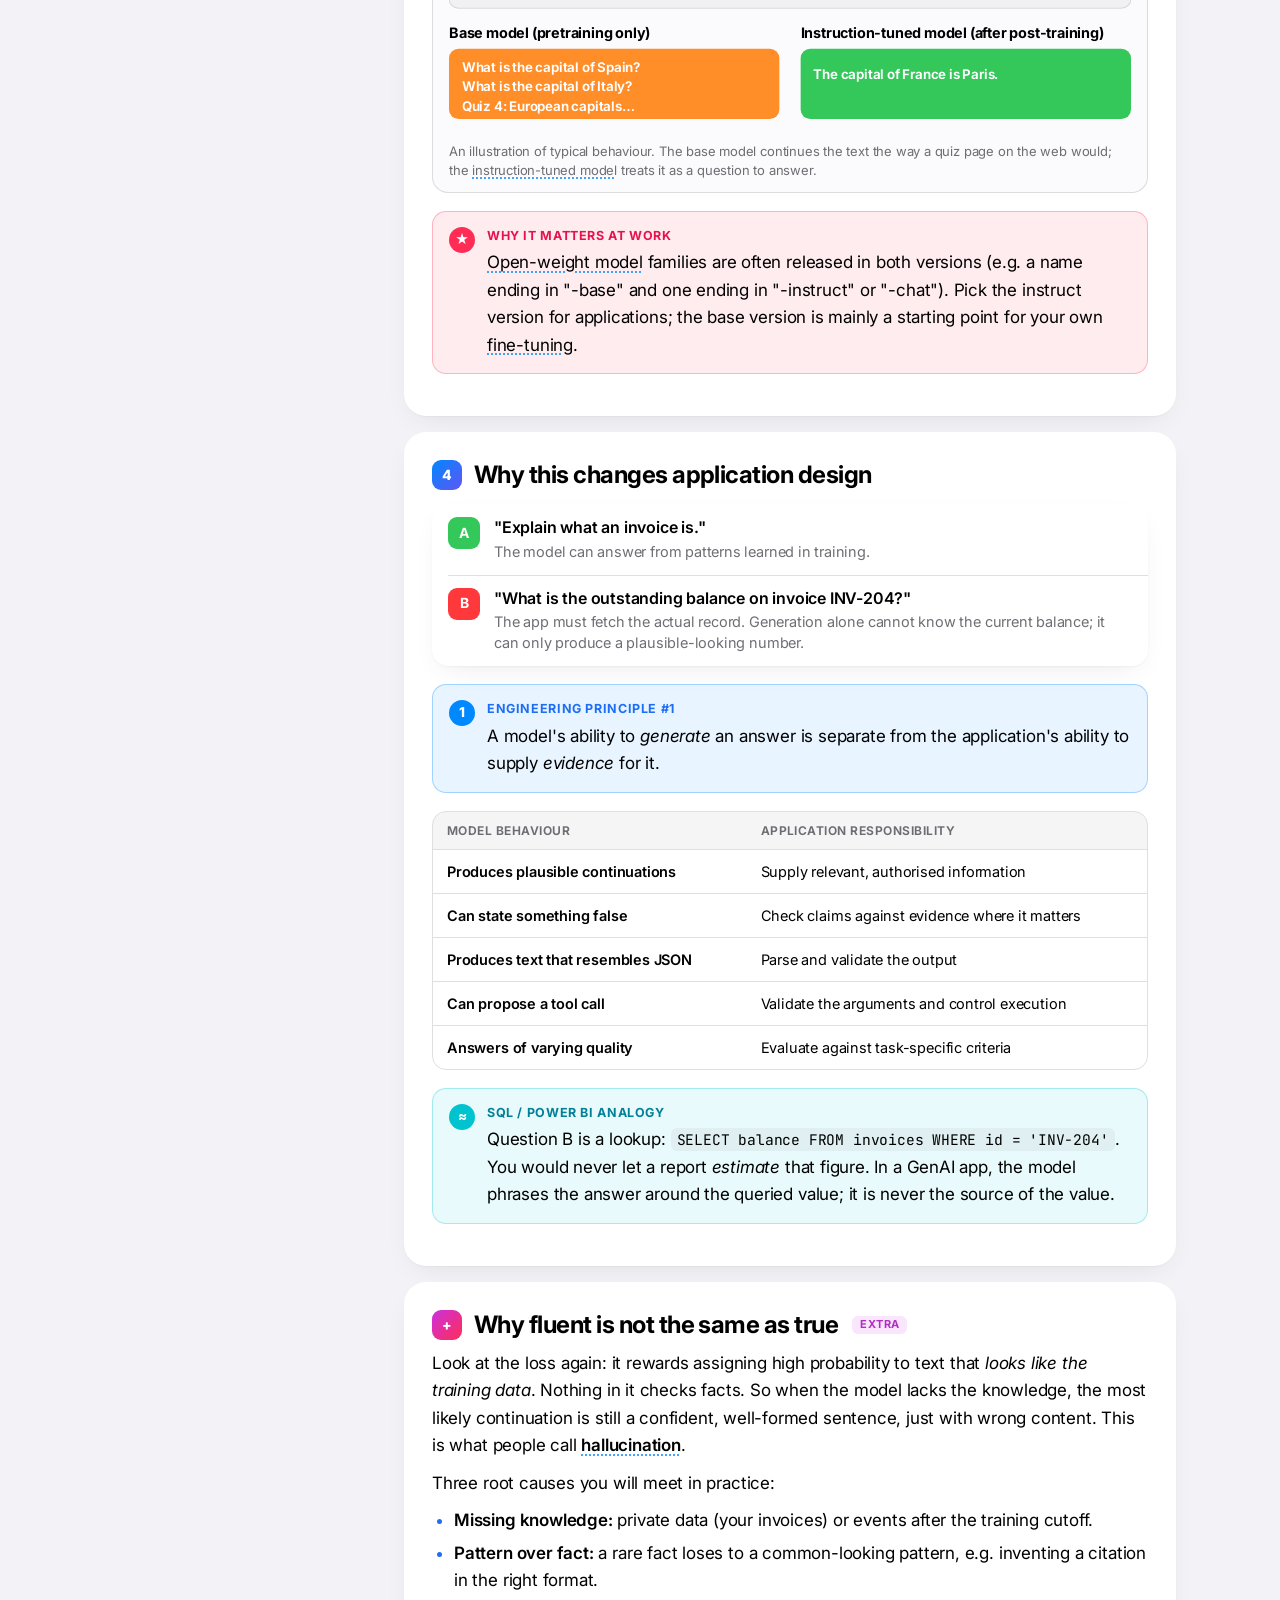
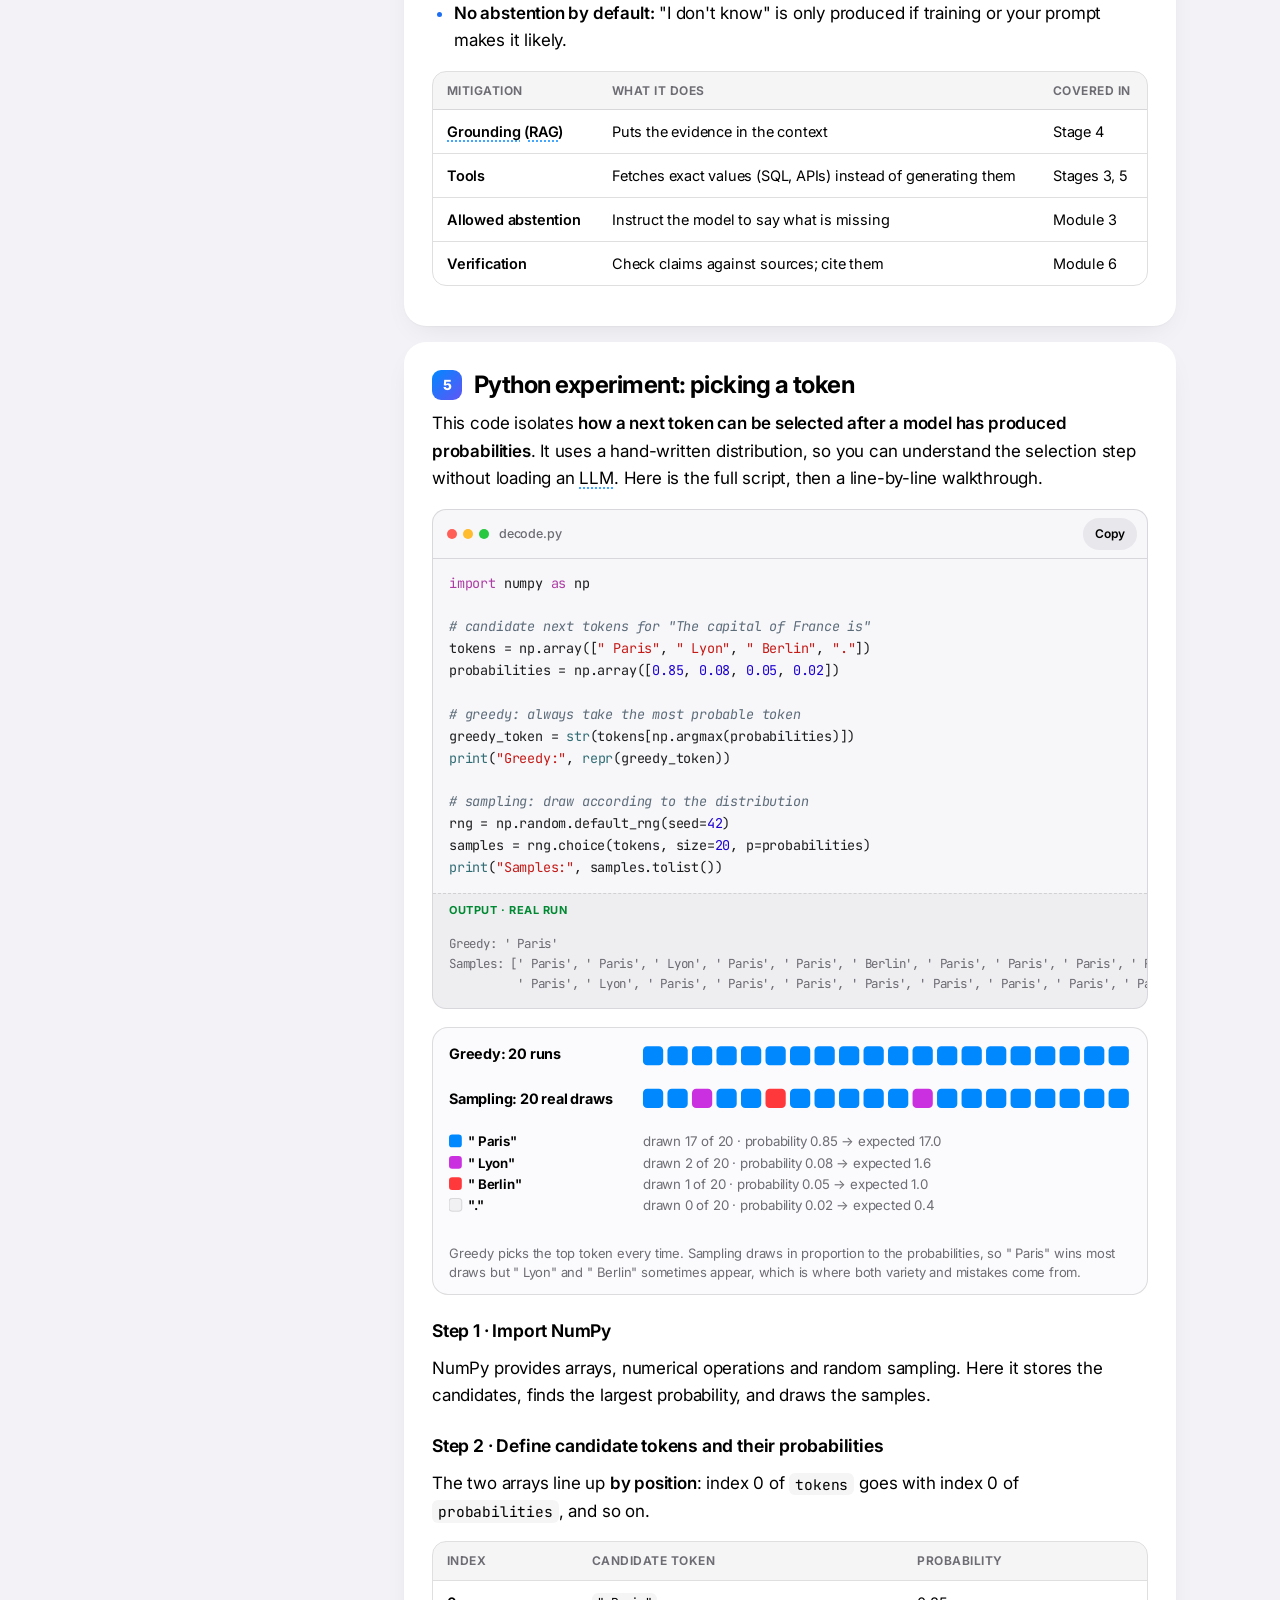
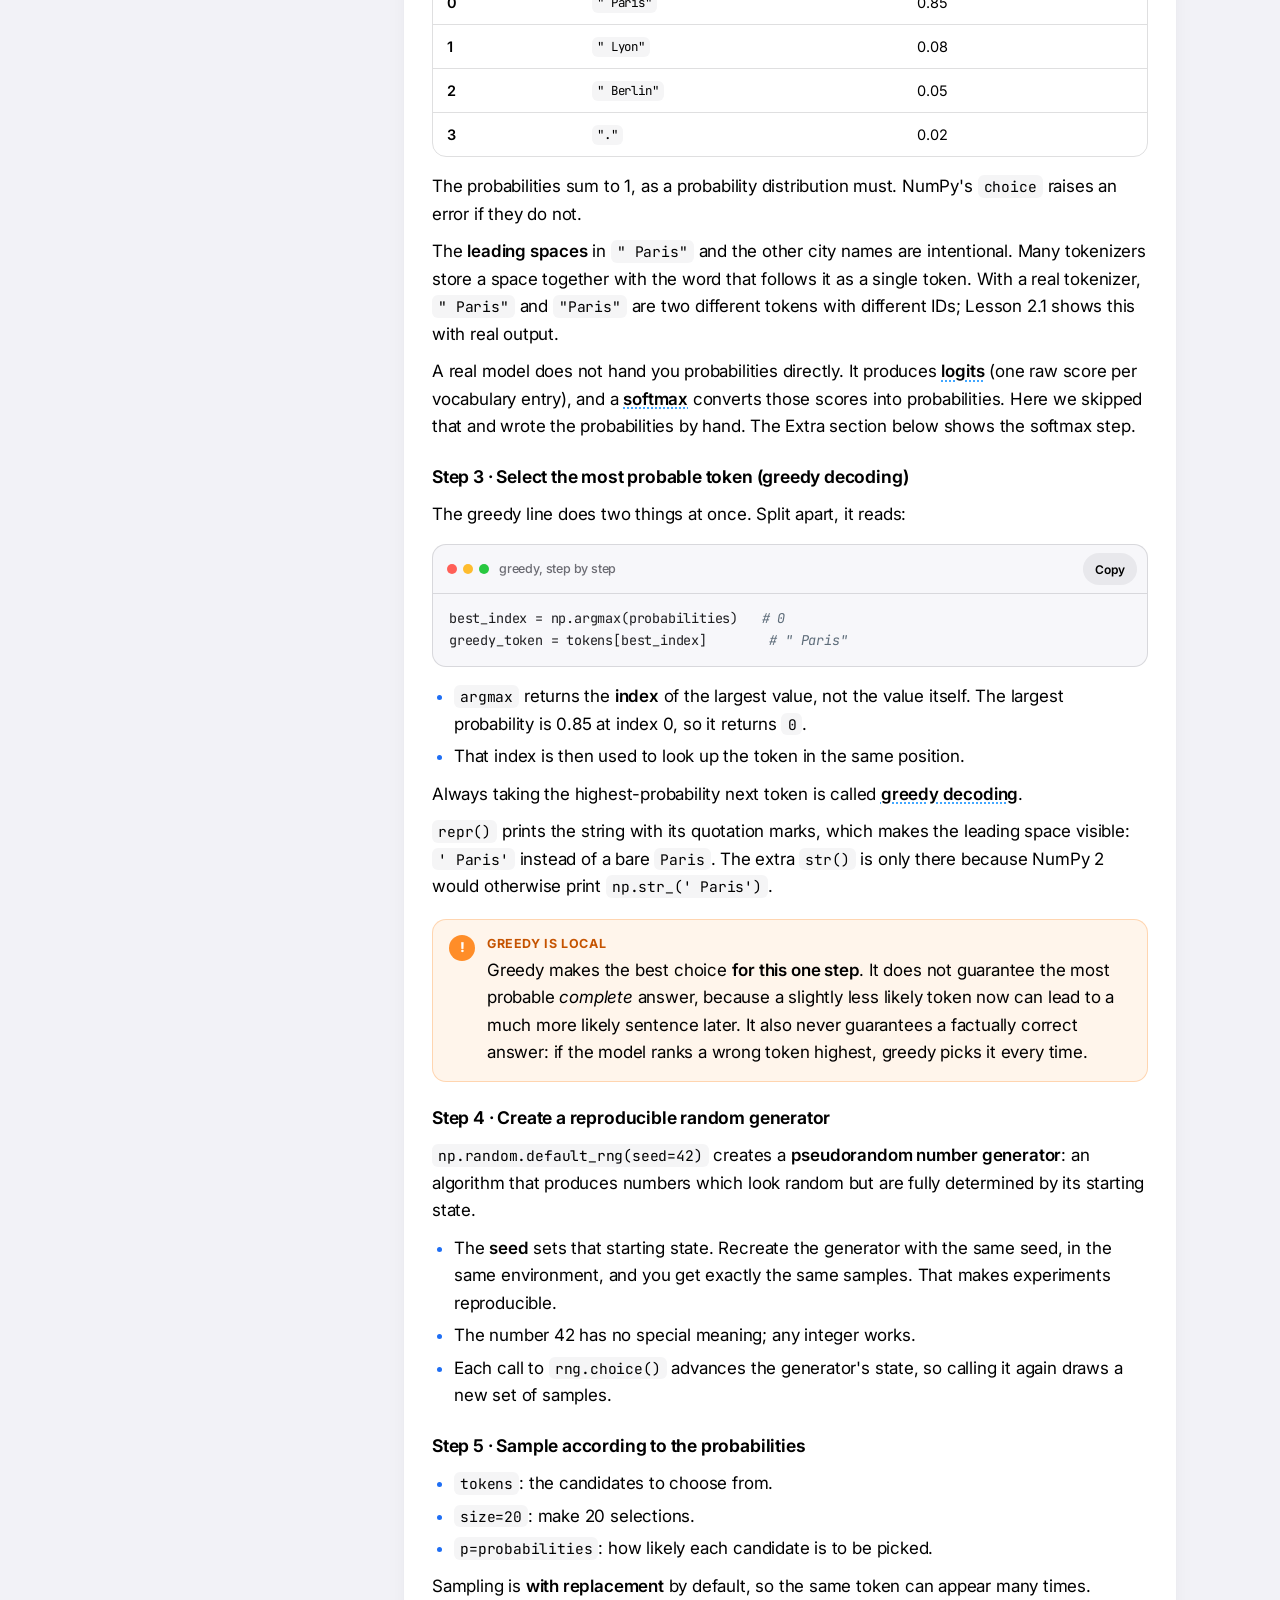
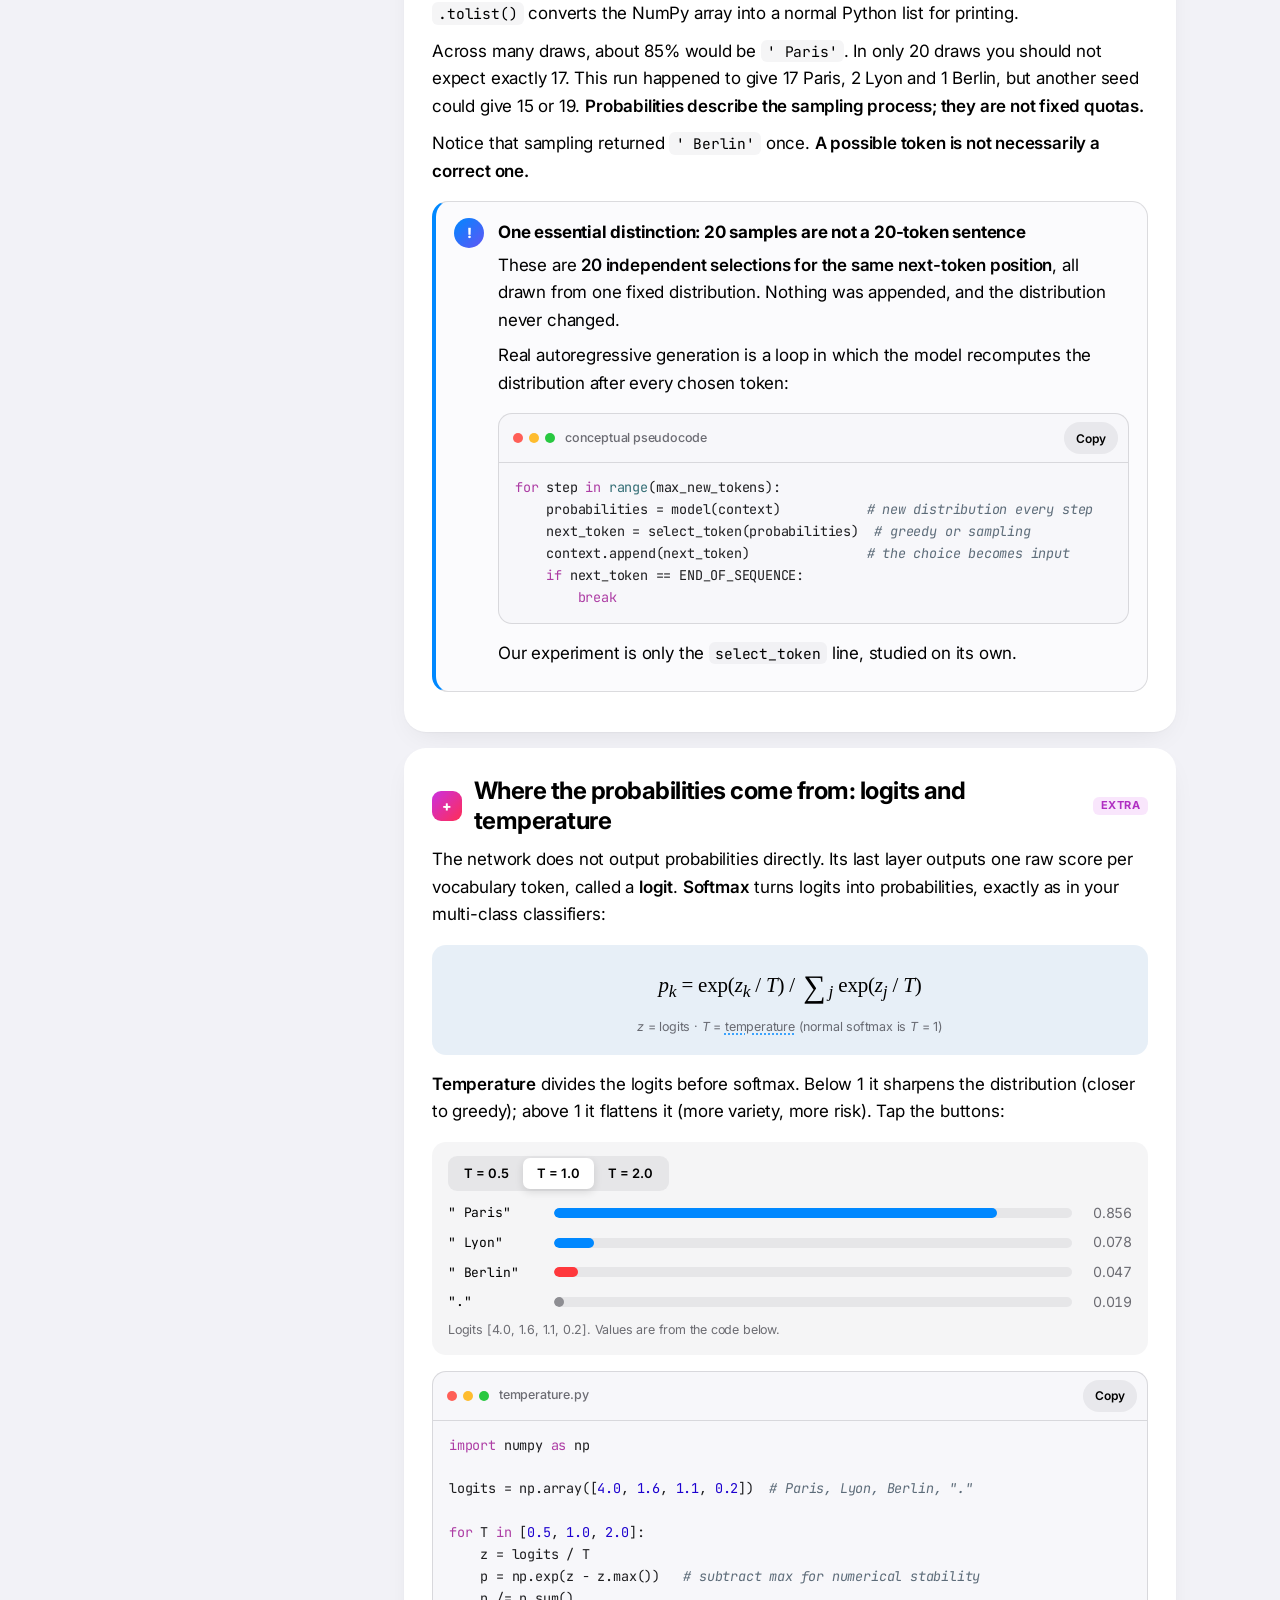
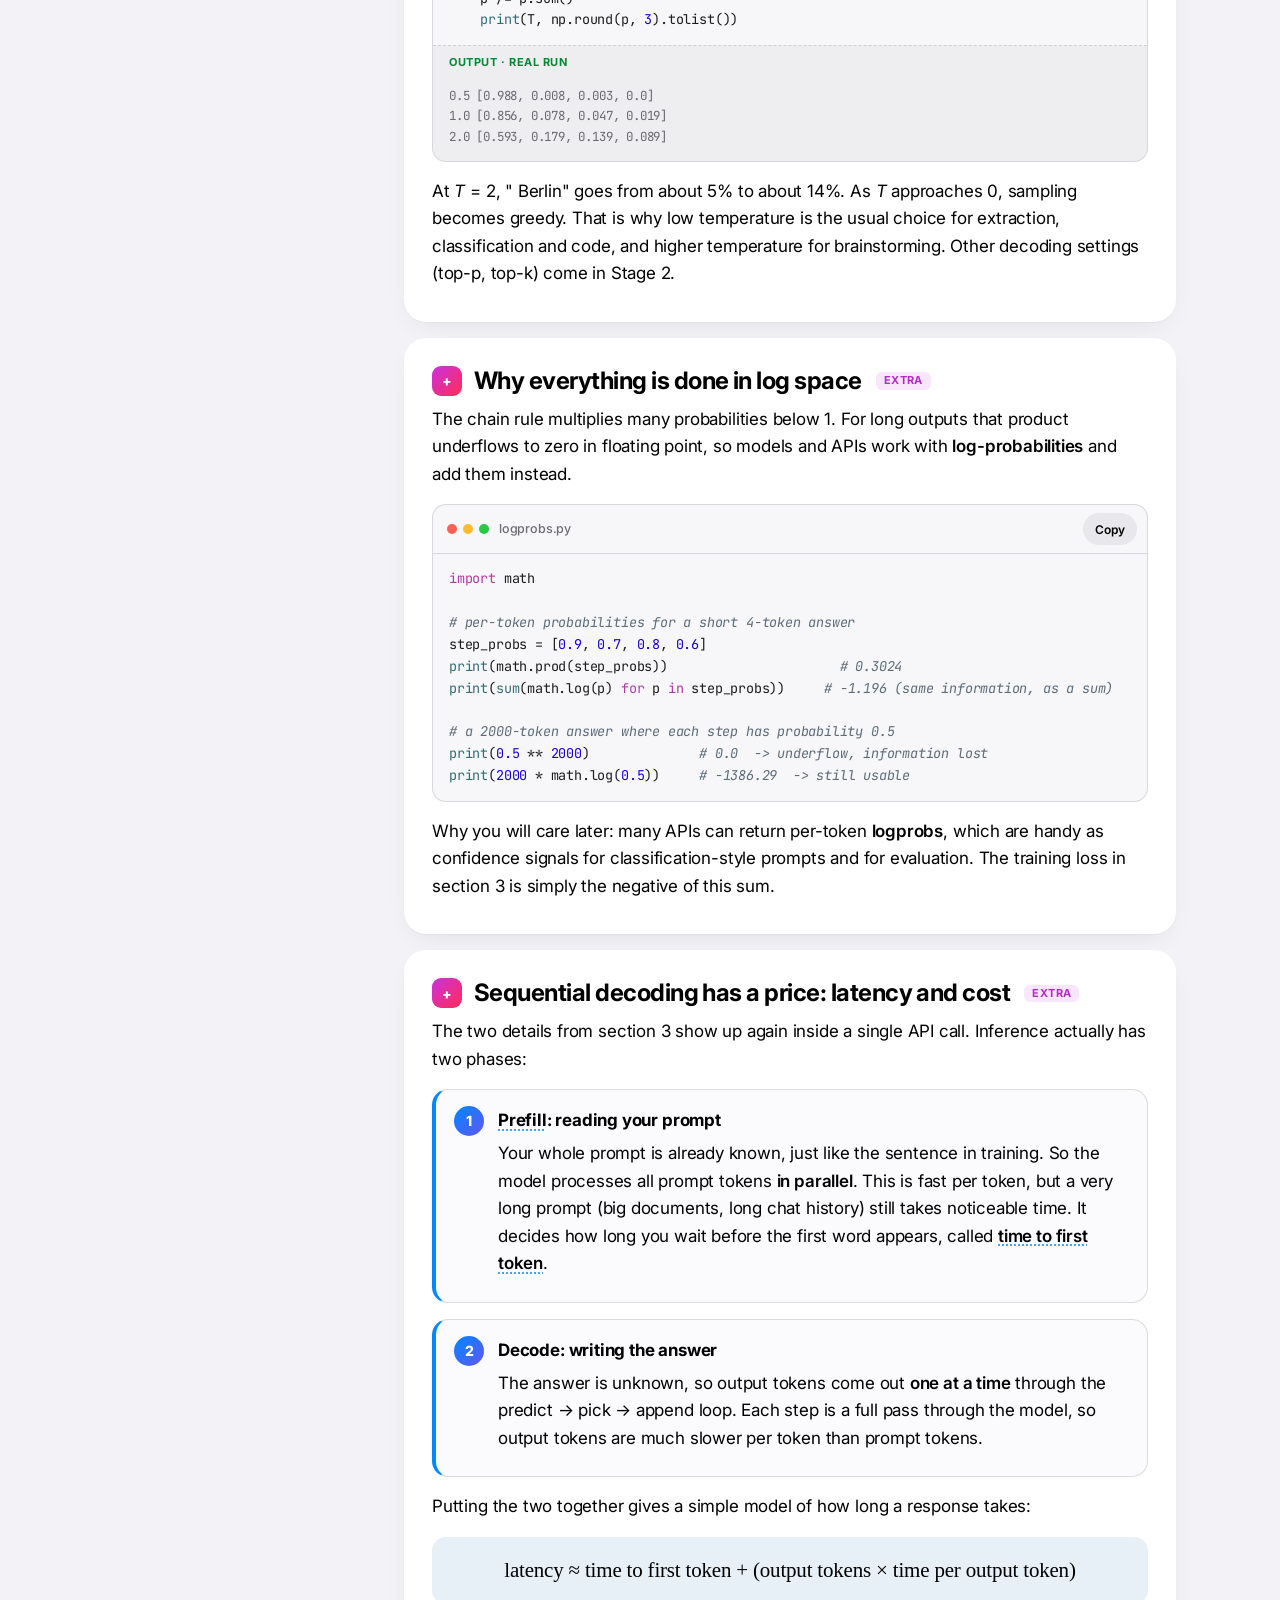
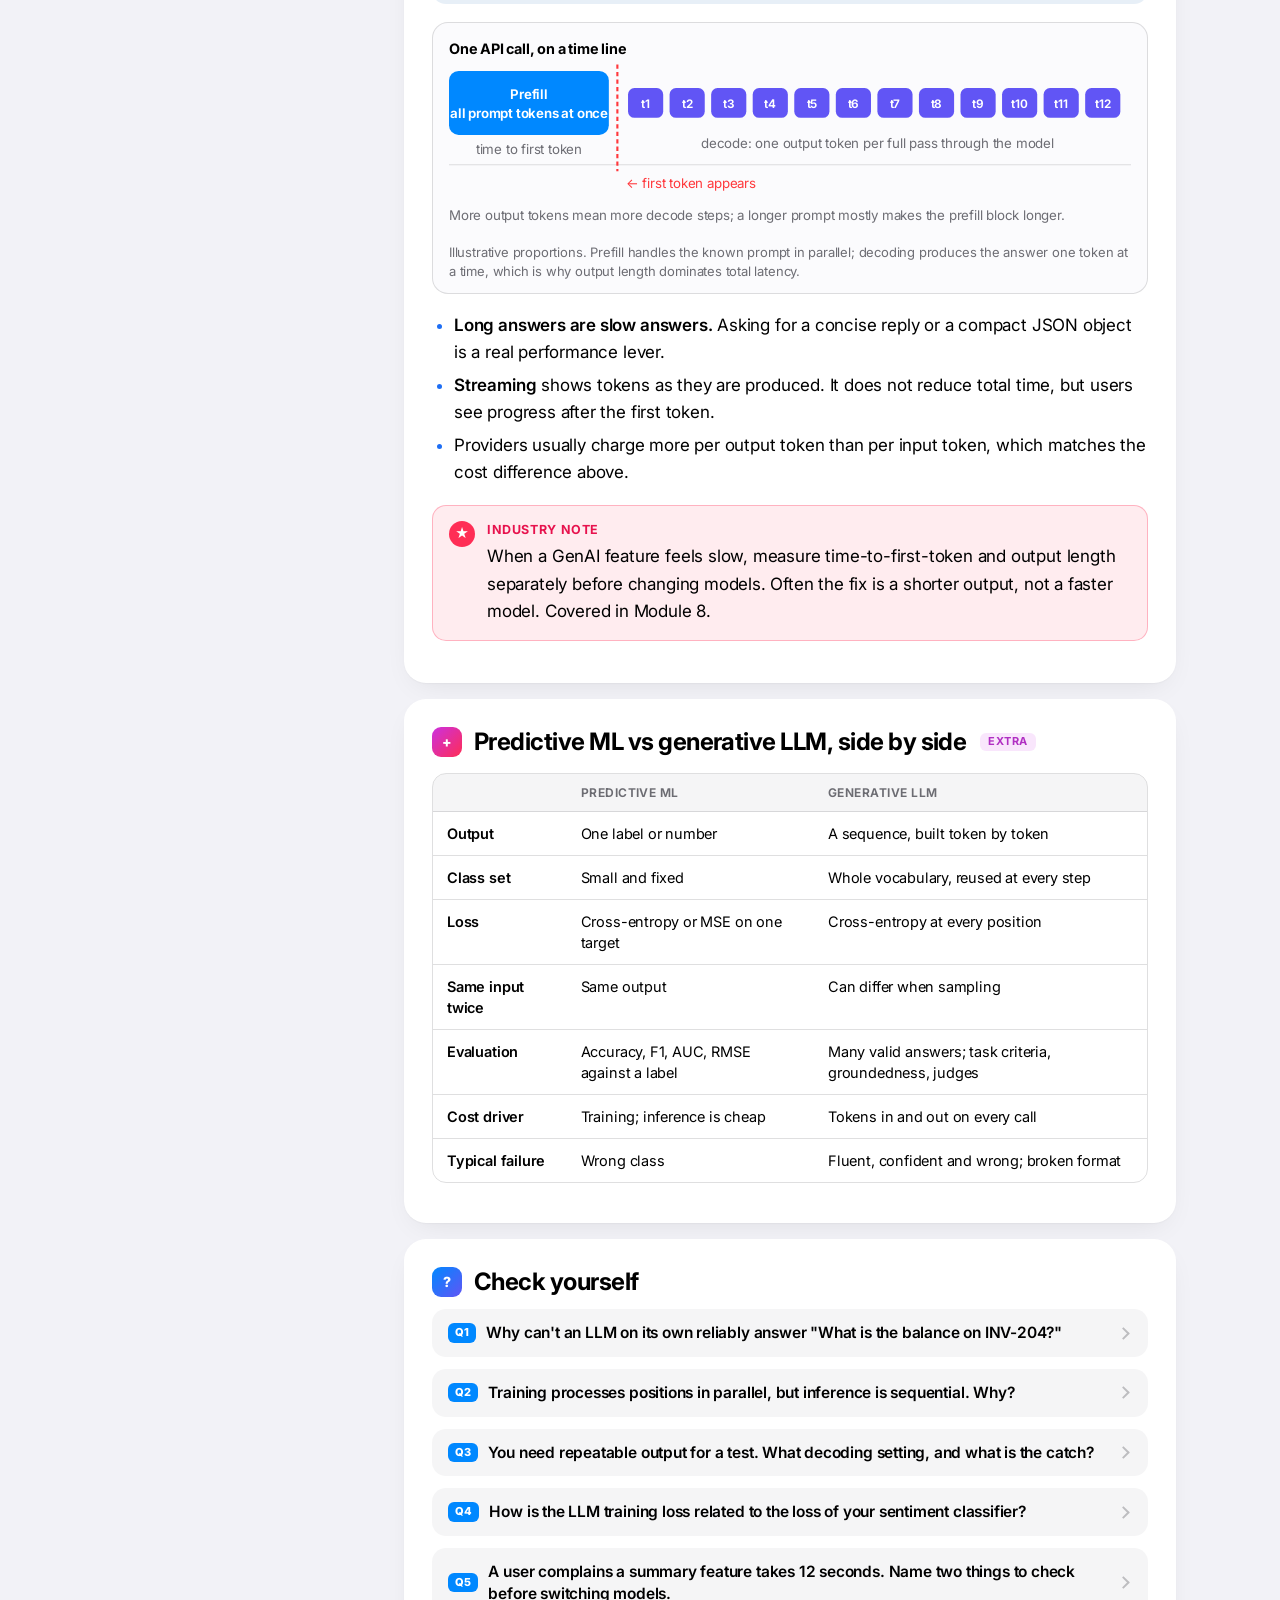
<file: lessons/1-2-prediction-to-generation.html>
<!DOCTYPE html>
<html lang="en">
<head>
<meta charset="utf-8">
<meta name="viewport" content="width=device-width, initial-scale=1, viewport-fit=cover">
<title>1.2 · From prediction models to generative models</title>
<meta name="color-scheme" content="light dark">
<meta name="theme-color" content="#F2F2F7" media="(prefers-color-scheme: light)">
<meta name="theme-color" content="#000000" media="(prefers-color-scheme: dark)">
<script src="../assets/boot.js"></script>
<link rel="stylesheet" href="https://fonts.googleapis.com/css2?family=Inter:wght@400;500;600;700;800&family=JetBrains+Mono:wght@400;500&display=swap">
<link rel="stylesheet" href="../assets/style.css">
<link rel="stylesheet" href="../assets/glass.css">
</head>
<body data-id="l1-2" data-root="../">
<div class="shell"><div class="main">
<main class="content page">

<section class="l-hero">
  <div class="crumbs"><a href="../index.html">Course</a><span>›</span><span>Stage 1 · Foundations</span></div>
  <h1>1.2 From prediction models to generative models</h1>
  <p>What changes when we move from predicting a label or a value to generating text? Built directly on what you already do with ML and DL.</p>
  <div class="chips"><span class="chip">~35 min</span><span class="chip">Module 1</span><span class="chip">Maths + Python</span></div>
</section>

<details class="toc" id="toc"></details>

<section class="sec" id="familiar">
  <h2><span class="n">1</span>Start from a familiar prediction problem</h2>
  <div class="code"><div class="code-bar"><span class="lights"><i></i><i></i><i></i></span><span class="lbl">input</span><button class="copy">Copy</button></div>
<pre><code>review = <span class="tk-s">"The delivery was late, but the product is excellent."</span></code></pre></div>
  <p>A sentiment classifier outputs a probability for each predefined class:</p>
  <div class="bars">
    <div class="bar"><span class="lbl">Positive</span><span class="tr"><span class="fl" data-w="75%" style="--c:var(--green)"></span></span><span class="pc">0.75</span></div>
    <div class="bar"><span class="lbl">Neutral</span><span class="tr"><span class="fl" data-w="20%" style="--c:var(--gray)"></span></span><span class="pc">0.20</span></div>
    <div class="bar"><span class="lbl">Negative</span><span class="tr"><span class="fl" data-w="5%" style="--c:var(--red)"></span></span><span class="pc">0.05</span></div>
  </div>
  <div class="math"><i>P</i>(<i>y</i> | <i>x</i>)<span class="cap"><i>x</i> = the review, <i>y</i> = a sentiment label. The app usually picks the most probable one.</span></div>
  <p>A language model also outputs probabilities, but over <strong>every token in its vocabulary</strong>, given the tokens so far:</p>
  <div class="bars">
    <div class="bh">"The delivery was" → next token?</div>
    <div class="bar"><span class="lbl">" late"</span><span class="tr"><span class="fl" data-w="46%"></span></span><span class="pc">0.46</span></div>
    <div class="bar"><span class="lbl">" fast"</span><span class="tr"><span class="fl" data-w="22%"></span></span><span class="pc">0.22</span></div>
    <div class="bar"><span class="lbl">" delayed"</span><span class="tr"><span class="fl" data-w="12%"></span></span><span class="pc">0.12</span></div>
    <div class="bar"><span class="lbl">all others</span><span class="tr"><span class="fl" data-w="20%" style="--c:var(--gray)"></span></span><span class="pc">0.20</span></div>
    <div class="bf">Illustrative numbers. Real vocabularies have tens of thousands to a few hundred thousand tokens, so "all others" is a very long tail.</div>
  </div>
  <div class="callout c-key"><div class="ci">i</div><div><p><strong>Key connection:</strong> a text generator is a classifier run in a loop. At each step the "classes" are the vocabulary, and the chosen token is fed back in as input.</p></div></div>
</section>

<section class="sec" id="autoregressive">
  <h2><span class="n">2</span>How repeated prediction becomes an answer</h2>
  <p>Prompt: <code>Explain overfitting in one sentence.</code></p>
  <div class="steps">
    <div class="step"><span class="ctx">Prompt</span><span class="nx">Over</span></div>
    <div class="step"><span class="ctx">Prompt + <b>Over</b></span><span class="nx">fitting</span></div>
    <div class="step"><span class="ctx">Prompt + <b>Overfitting</b></span><span class="nx">␣occurs</span></div>
    <div class="step"><span class="ctx">Prompt + <b>Overfitting occurs</b></span><span class="nx">␣when</span></div>
    <div class="step"><span class="ctx">…</span><span class="nx" style="background:var(--gray)">⟨end⟩</span></div>
  </div>
  <p class="muted">Token boundaries are illustrative, not from a specific tokenizer. Generation stops at a special end-of-sequence token or a length limit.</p>
  <figure class="fig">
    <div class="sv"><svg viewBox="0 0 640 232" role="img" aria-label="Autoregressive generation loop: context, model, probabilities, decoding, append, repeat">
      <defs><marker id="ah12a" viewBox="0 0 10 10" refX="9" refY="5" markerWidth="7" markerHeight="7" orient="auto-start-reverse"><path d="M0 0 L10 5 L0 10 z" style="fill:var(--label2)"/></marker></defs>
      <rect x="0" y="90" width="150" height="40" rx="9" class="box "/><text x="75.0" y="106.5" class="mid v">Context so far</text><text x="75.0" y="121.5" class="mid v">prompt + output</text>
      <path d="M152 110 L180 110" class="arr " marker-end="url(#ah12a)"/>
      <rect x="182" y="90" width="90" height="40" rx="9" class="box a"/><text x="227.0" y="114.0" class="mid w">Model</text>
      <path d="M274 110 L302 110" class="arr " marker-end="url(#ah12a)"/>
      <rect x="304" y="90" width="150" height="40" rx="9" class="box "/><text x="379.0" y="106.5" class="mid v">Probability for</text><text x="379.0" y="121.5" class="mid v">every vocabulary token</text>
      <path d="M456 110 L484 110" class="arr " marker-end="url(#ah12a)"/>
      <rect x="486" y="90" width="154" height="40" rx="9" class="box b"/><text x="563.0" y="106.5" class="mid w">Decoding picks</text><text x="563.0" y="121.5" class="mid w">one token</text>
      <path d="M563 132 C563 200 75 200 75 134" class="arr a" marker-end="url(#ah12a)"/>
      <text x="320" y="196" class="mid v">append the token, then run again</text>
      <path d="M563 88 L563 52" class="arr dash" marker-end="url(#ah12a)"/>
      <rect x="486" y="8" width="154" height="40" rx="9" class="box "/><text x="563.0" y="24.5" class="mid v">Stop at ⟨end⟩</text><text x="563.0" y="39.5" class="mid v">or a length limit</text>
      <text x="0" y="40" class="h">One loop per token</text>
      <text x="0" y="58">"Overfitting occurs when…" took</text><text x="0" y="74">one full pass for each piece.</text>
    </svg></div>
    <figcaption>A long answer is this loop run hundreds of times. Each new token becomes part of the context for the next one, which is why an early mistake carries forward.</figcaption>
  </figure>
  <p>At every step the model computes a distribution over the next token:</p>
  <div class="math"><i>P</i>(<i>t<sub>i</sub></i> | <i>t</i><sub>1</sub>, <i>t</i><sub>2</sub>, …, <i>t</i><sub><i>i</i>−1</sub>)</div>
  <p>A <strong>decoding</strong> procedure picks one token from it, and that token joins the context for the next step. This is <strong>autoregressive generation</strong>: each prediction is conditioned on everything before it, including the model's own earlier output.</p>
  <p>For an output <span class="im">y<sub>1</sub>…y<sub>T</sub></span> given a prompt <span class="im">x</span>, the chain rule of probability gives:</p>
  <div class="math"><i>P</i>(<i>y</i><sub>1</sub>, …, <i>y<sub>T</sub></i> | <i>x</i>) = <span class="big">∏</span><sub><i>i</i>=1</sub><sup><i>T</i></sup> <i>P</i>(<i>y<sub>i</sub></i> | <i>x</i>, <i>y</i><sub>1</sub>, …, <i>y</i><sub><i>i</i>−1</sub>)<span class="cap">Next-token probabilities multiply into a probability for the whole answer.</span></div>
  <div class="callout c-warn"><div class="ci">!</div><div><p><strong>Consequence:</strong> there is no backspace. Once a token is chosen, everything after conditions on it. An early wrong token (a wrong number, a wrong name) tends to get "justified" by what follows, which is one reason long answers drift.</p></div></div>
</section>

<section class="sec extra" id="disc-vs-gen">
  <h2><span class="n">+</span>Discriminative vs generative, precisely <span class="tag-extra">Extra</span></h2>
  <p>These are the formal names for the two kinds of model you now know:</p>
  <div class="tbl"><table>
    <thead><tr><th>Kind</th><th>Models</th><th>Example</th></tr></thead>
    <tbody>
    <tr><td>Discriminative</td><td><span class="im">P(y | x)</span>: a label given an input</td><td>Logistic regression, your sentiment classifier</td></tr>
    <tr><td>Generative</td><td>The data itself: <span class="im">P(x)</span> or <span class="im">P(x, y)</span></td><td>Naive Bayes, language models, image generators</td></tr>
    </tbody></table></div>
  <p>A language model is generative because it models the probability of <strong>text itself</strong>:</p>
  <div class="math"><i>P</i>(<i>text</i>) = <span class="big">∏</span><sub><i>i</i></sub> <i>P</i>(<i>t<sub>i</sub></i> | <i>t</i><sub>&lt;<i>i</i></sub>)</div>
  <p>A chat answer is just <strong>conditional</strong> generation: the same model, with the prompt treated as the first part of the text.</p>
</section>

<section class="sec" id="training">
  <h2><span class="n">3</span>What the model learns in training</h2>
  <p>In causal language-model training, every position is trained to predict the token that comes after it. One sentence gives many training examples at once:</p>
  <div class="tbl"><table>
    <thead><tr><th>Sees</th><th>Must predict</th></tr></thead>
    <tbody>
    <tr><td>The</td><td>cat</td></tr>
    <tr><td>The cat</td><td>sat</td></tr>
    <tr><td>The cat sat</td><td>on</td></tr>
    <tr><td>The cat sat on</td><td>the</td></tr>
    </tbody></table></div>
  <figure class="fig">
    <div class="sv"><svg viewBox="0 0 640 172" role="img" aria-label="Inputs The cat sat on the, with targets shifted by one: cat sat on the mat">
      <defs><marker id="ah12b" viewBox="0 0 10 10" refX="9" refY="5" markerWidth="7" markerHeight="7" orient="auto-start-reverse"><path d="M0 0 L10 5 L0 10 z" style="fill:var(--accent)"/></marker></defs>
      <text x="0" y="24" class="h">Must predict</text>
      <text x="0" y="124" class="h">Sees (input)</text>
      <rect x="110" y="100" width="80" height="36" rx="9" class="box "/><text x="150.0" y="122.0" class="mid v">The</text>
      <rect x="110" y="8" width="80" height="36" rx="9" class="box a"/><text x="150.0" y="30.0" class="mid w">cat</text>
      <path d="M150.0 98 L150.0 48" class="arr a" marker-end="url(#ah12b)"/>
      <text x="157.0" y="78">pos 1</text>
      <rect x="202" y="100" width="80" height="36" rx="9" class="box "/><text x="242.0" y="122.0" class="mid v">cat</text>
      <rect x="202" y="8" width="80" height="36" rx="9" class="box a"/><text x="242.0" y="30.0" class="mid w">sat</text>
      <path d="M242.0 98 L242.0 48" class="arr a" marker-end="url(#ah12b)"/>
      <text x="249.0" y="78">pos 2</text>
      <rect x="294" y="100" width="80" height="36" rx="9" class="box "/><text x="334.0" y="122.0" class="mid v">sat</text>
      <rect x="294" y="8" width="80" height="36" rx="9" class="box a"/><text x="334.0" y="30.0" class="mid w">on</text>
      <path d="M334.0 98 L334.0 48" class="arr a" marker-end="url(#ah12b)"/>
      <text x="341.0" y="78">pos 3</text>
      <rect x="386" y="100" width="80" height="36" rx="9" class="box "/><text x="426.0" y="122.0" class="mid v">on</text>
      <rect x="386" y="8" width="80" height="36" rx="9" class="box a"/><text x="426.0" y="30.0" class="mid w">the</text>
      <path d="M426.0 98 L426.0 48" class="arr a" marker-end="url(#ah12b)"/>
      <text x="433.0" y="78">pos 4</text>
      <rect x="478" y="100" width="80" height="36" rx="9" class="box "/><text x="518.0" y="122.0" class="mid v">the</text>
      <rect x="478" y="8" width="80" height="36" rx="9" class="box a"/><text x="518.0" y="30.0" class="mid w">mat</text>
      <path d="M518.0 98 L518.0 48" class="arr a" marker-end="url(#ah12b)"/>
      <text x="525.0" y="78">pos 5</text>
      <text x="110" y="160">Each position sees only the tokens to its left. One sentence, five predictions.</text>
    </svg></div>
    <figcaption>The targets are the same sentence shifted one place to the left. Training scores all positions at once, and the loss adds up −log P of each true next token.</figcaption>
  </figure>
  <p>The loss is the negative log-likelihood of the true next tokens:</p>
  <div class="math">𝓛(<i>θ</i>) = − <span class="big">∑</span><sub><i>i</i></sub> log <i>P<sub>θ</sub></i>(<i>t<sub>i</sub></i> | <i>t</i><sub>&lt;<i>i</i></sub>)
    <span class="cap"><i>θ</i> = parameters · <i>t<sub>i</sub></i> = the true next token · <i>t</i><sub>&lt;<i>i</i></sub> = all tokens before position <i>i</i></span></div>
  <p>This connects straight to classification: at each position the model predicts one "class" out of a very large vocabulary, and the loss is the same <strong>cross-entropy loss</strong> you already use for multi-class classifiers. The only difference is that it is applied at every position, then summed (or averaged).</p>

  <h3>Two details matter</h3>
  <p>Training and inference handle positions in opposite ways. This difference explains why training is efficient on GPUs and why using the model feels slow for long answers.</p>

  <div class="point">
    <div class="point-n">1</div>
    <div>
      <div class="point-t">During training, predictions at many positions are computed in parallel</div>
      <p>In training we already have the full sentence <code>The cat sat on the</code>. So the model does not need to wait for anything: it can make all four predictions (after "The", after "The cat", and so on) <strong>in one forward pass</strong>, and the loss for all of them is computed at once.</p>
      <p>There is a catch. If every position could see the whole sentence, the position that must predict "sat" could simply look at "sat" and copy it. The model would learn nothing. So a <strong>causal mask</strong> is applied: each position is only allowed to see the tokens <em>before</em> it, never the ones after.</p>
      <div class="tbl mask"><table>
        <thead><tr><th>Predicting after…</th><th>The</th><th>cat</th><th>sat</th><th>on</th></tr></thead>
        <tbody>
        <tr><td>"The"</td><td class="y">sees</td><td class="n">hidden</td><td class="n">hidden</td><td class="n">hidden</td></tr>
        <tr><td>"The cat"</td><td class="y">sees</td><td class="y">sees</td><td class="n">hidden</td><td class="n">hidden</td></tr>
        <tr><td>"The cat sat"</td><td class="y">sees</td><td class="y">sees</td><td class="y">sees</td><td class="n">hidden</td></tr>
        <tr><td>"The cat sat on"</td><td class="y">sees</td><td class="y">sees</td><td class="y">sees</td><td class="y">sees</td></tr>
        </tbody></table></div>
      <p>The result: all positions are trained at the same time, but each one behaves exactly as if the future did not exist yet. That is the same situation the model will face when it is used for real.</p>
    </div>
  </div>

  <div class="point">
    <div class="point-n">2</div>
    <div>
      <div class="point-t">During normal (autoregressive) inference, new tokens are produced one at a time</div>
      <p>When you use the model, the answer does not exist yet. The model predicts the first output token, a decoding rule picks it, and only then can the model predict the second token, because the second one depends on which first token was chosen.</p>
      <p>So generation is a loop: <em>predict → pick → append → predict again</em>. There is no way to compute token 50 before token 49 has been chosen. Training could use parallelism because the answer was known in advance; inference cannot.</p>
      <div class="callout c-ind"><div class="ci">★</div><div><div class="ct">Why this matters in your apps</div><p>A 1,000-token answer needs 1,000 steps of this loop, so long outputs are slow and expensive. This is the root of the latency and cost behaviour covered in the Extra section on latency below, and later in Module 8.</p></div></div>
    </div>
  </div>

  <div class="callout c-key"><div class="ci">i</div><div><div class="ct">In one sentence</div><p>Training: the answer is known, so all positions are learned together, and the causal mask stops them from cheating. Inference: the answer is unknown, so tokens must be produced one after another.</p></div></div>

  <h3>Pretraining and post-training</h3>
  <p><strong>Pretraining</strong> is the large next-token training described above, run on huge amounts of text. It establishes the model's language-modelling ability: grammar, facts it has seen often, coding patterns, styles of writing.</p>
  <p>Later <strong>post-training</strong> stages (for example instruction tuning and preference tuning) shape how the model behaves: following instructions, answering in a helpful format, refusing unsafe requests. We study these stages separately in Stage 2.</p>
</section>

<section class="sec extra" id="base-vs-instruct">
  <h2><span class="n">+</span>Base models vs instruction-tuned models <span class="tag-extra">Extra</span></h2>
  <p>Pretraining alone gives a <strong>base model</strong>: an excellent text continuer that does not know it is supposed to answer you. Ask it <code>What is the capital of France?</code> and it may continue with more quiz questions, because that is what such a line often precedes on the web.</p>
  <p>Post-training produces an <strong>instruction-tuned</strong> (chat) model that treats your text as a request and answers it. Almost every API model you will call is this kind.</p>
  <figure class="fig">
    <div class="sv"><svg viewBox="0 0 640 150" role="img" aria-label="Same prompt: a base model continues it, an instruction-tuned model answers it">
      <rect x="0" y="0" width="640" height="34" rx="9" class="box"/><text x="14" y="22" class="v">Prompt:  What is the capital of France?</text>
      <text x="0" y="62" class="h">Base model (pretraining only)</text>
      <rect x="0" y="72" width="310" height="66" rx="9" class="box o"/>
      <text x="12" y="94" class="w">What is the capital of Spain?</text><text x="12" y="112" class="w">What is the capital of Italy?</text><text x="12" y="130" class="w">Quiz 4: European capitals…</text>
      <text x="330" y="62" class="h">Instruction-tuned model (after post-training)</text>
      <rect x="330" y="72" width="310" height="66" rx="9" class="box g"/>
      <text x="342" y="100" class="w">The capital of France is Paris.</text>
    </svg></div>
    <figcaption>An illustration of typical behaviour. The base model continues the text the way a quiz page on the web would; the instruction-tuned model treats it as a question to answer.</figcaption>
  </figure>
  <div class="callout c-ind"><div class="ci">★</div><div><div class="ct">Why it matters at work</div><p>Open-weight model families are often released in both versions (e.g. a name ending in "-base" and one ending in "-instruct" or "-chat"). Pick the instruct version for applications; the base version is mainly a starting point for your own fine-tuning.</p></div></div>
</section>

<section class="sec" id="app-design">
  <h2><span class="n">4</span>Why this changes application design</h2>
  <div class="list plain" style="margin:14px 0">
    <div class="row"><div class="icon bg-green">A</div><div><div class="t">"Explain what an invoice is."</div><div class="d">The model can answer from patterns learned in training.</div></div></div>
    <div class="row"><div class="icon bg-red">B</div><div><div class="t">"What is the outstanding balance on invoice INV-204?"</div><div class="d">The app must fetch the actual record. Generation alone cannot know the current balance; it can only produce a plausible-looking number.</div></div></div>
  </div>
  <div class="callout c-key"><div class="ci">1</div><div><div class="ct">Engineering principle #1</div><p>A model's ability to <em>generate</em> an answer is separate from the application's ability to supply <em>evidence</em> for it.</p></div></div>
  <div class="tbl"><table>
    <thead><tr><th>Model behaviour</th><th>Application responsibility</th></tr></thead>
    <tbody>
    <tr><td>Produces plausible continuations</td><td>Supply relevant, authorised information</td></tr>
    <tr><td>Can state something false</td><td>Check claims against evidence where it matters</td></tr>
    <tr><td>Produces text that resembles JSON</td><td>Parse and validate the output</td></tr>
    <tr><td>Can propose a tool call</td><td>Validate the arguments and control execution</td></tr>
    <tr><td>Answers of varying quality</td><td>Evaluate against task-specific criteria</td></tr>
    </tbody></table></div>
  <div class="callout c-sql"><div class="ci">≈</div><div><div class="ct">SQL / Power BI analogy</div><p>Question B is a lookup: <code>SELECT balance FROM invoices WHERE id = 'INV-204'</code>. You would never let a report <em>estimate</em> that figure. In a GenAI app, the model phrases the answer around the queried value; it is never the source of the value.</p></div></div>
</section>

<section class="sec extra" id="fluent-not-true">
  <h2><span class="n">+</span>Why fluent is not the same as true <span class="tag-extra">Extra</span></h2>
  <p>Look at the loss again: it rewards assigning high probability to text that <em>looks like the training data</em>. Nothing in it checks facts. So when the model lacks the knowledge, the most likely continuation is still a confident, well-formed sentence, just with wrong content. This is what people call <strong>hallucination</strong>.</p>
  <p>Three root causes you will meet in practice:</p>
  <ul>
    <li><strong>Missing knowledge:</strong> private data (your invoices) or events after the training cutoff.</li>
    <li><strong>Pattern over fact:</strong> a rare fact loses to a common-looking pattern, e.g. inventing a citation in the right format.</li>
    <li><strong>No abstention by default:</strong> "I don't know" is only produced if training or your prompt makes it likely.</li>
  </ul>
  <div class="tbl"><table>
    <thead><tr><th>Mitigation</th><th>What it does</th><th>Covered in</th></tr></thead>
    <tbody>
    <tr><td>Grounding (RAG)</td><td>Puts the evidence in the context</td><td>Stage 4</td></tr>
    <tr><td>Tools</td><td>Fetches exact values (SQL, APIs) instead of generating them</td><td>Stages 3, 5</td></tr>
    <tr><td>Allowed abstention</td><td>Instruct the model to say what is missing</td><td>Module 3</td></tr>
    <tr><td>Verification</td><td>Check claims against sources; cite them</td><td>Module 6</td></tr>
    </tbody></table></div>
</section>

<section class="sec" id="decoding-experiment">
  <h2><span class="n">5</span>Python experiment: picking a token</h2>
  <p>This code isolates <strong>how a next token can be selected after a model has produced probabilities</strong>. It uses a hand-written distribution, so you can understand the selection step without loading an LLM. Here is the full script, then a line-by-line walkthrough.</p>
  <div class="code"><div class="code-bar"><span class="lights"><i></i><i></i><i></i></span><span class="lbl">decode.py</span><button class="copy">Copy</button></div>
<pre><code><span class="tk-k">import</span> numpy <span class="tk-k">as</span> np

<span class="tk-c"># candidate next tokens for "The capital of France is"</span>
tokens = np.array([<span class="tk-s">" Paris"</span>, <span class="tk-s">" Lyon"</span>, <span class="tk-s">" Berlin"</span>, <span class="tk-s">"."</span>])
probabilities = np.array([<span class="tk-n">0.85</span>, <span class="tk-n">0.08</span>, <span class="tk-n">0.05</span>, <span class="tk-n">0.02</span>])

<span class="tk-c"># greedy: always take the most probable token</span>
greedy_token = <span class="tk-f">str</span>(tokens[np.argmax(probabilities)])
<span class="tk-f">print</span>(<span class="tk-s">"Greedy:"</span>, <span class="tk-f">repr</span>(greedy_token))

<span class="tk-c"># sampling: draw according to the distribution</span>
rng = np.random.default_rng(seed=<span class="tk-n">42</span>)
samples = rng.choice(tokens, size=<span class="tk-n">20</span>, p=probabilities)
<span class="tk-f">print</span>(<span class="tk-s">"Samples:"</span>, samples.tolist())</code></pre>
    <div class="out"><span class="ol">Output · real run</span><pre>Greedy: ' Paris'
Samples: [' Paris', ' Paris', ' Lyon', ' Paris', ' Paris', ' Berlin', ' Paris', ' Paris', ' Paris', ' Paris',
          ' Paris', ' Lyon', ' Paris', ' Paris', ' Paris', ' Paris', ' Paris', ' Paris', ' Paris', ' Paris']</pre></div></div>

  <figure class="fig">
    <div class="sv"><svg viewBox="0 0 640 178" role="img" aria-label="Greedy always picks Paris; 20 samples are mostly Paris with some Lyon and Berlin">
      <text x="0" y="14" class="h">Greedy: 20 runs</text>
      <rect x="182" y="2" width="19" height="18" rx="4" class="box a"/>
      <rect x="205" y="2" width="19" height="18" rx="4" class="box a"/>
      <rect x="228" y="2" width="19" height="18" rx="4" class="box a"/>
      <rect x="251" y="2" width="19" height="18" rx="4" class="box a"/>
      <rect x="274" y="2" width="19" height="18" rx="4" class="box a"/>
      <rect x="297" y="2" width="19" height="18" rx="4" class="box a"/>
      <rect x="320" y="2" width="19" height="18" rx="4" class="box a"/>
      <rect x="343" y="2" width="19" height="18" rx="4" class="box a"/>
      <rect x="366" y="2" width="19" height="18" rx="4" class="box a"/>
      <rect x="389" y="2" width="19" height="18" rx="4" class="box a"/>
      <rect x="412" y="2" width="19" height="18" rx="4" class="box a"/>
      <rect x="435" y="2" width="19" height="18" rx="4" class="box a"/>
      <rect x="458" y="2" width="19" height="18" rx="4" class="box a"/>
      <rect x="481" y="2" width="19" height="18" rx="4" class="box a"/>
      <rect x="504" y="2" width="19" height="18" rx="4" class="box a"/>
      <rect x="527" y="2" width="19" height="18" rx="4" class="box a"/>
      <rect x="550" y="2" width="19" height="18" rx="4" class="box a"/>
      <rect x="573" y="2" width="19" height="18" rx="4" class="box a"/>
      <rect x="596" y="2" width="19" height="18" rx="4" class="box a"/>
      <rect x="619" y="2" width="19" height="18" rx="4" class="box a"/>
      <text x="0" y="56" class="h">Sampling: 20 real draws</text>
      <rect x="182" y="42" width="19" height="18" rx="4" class="box a"/>
      <rect x="205" y="42" width="19" height="18" rx="4" class="box a"/>
      <rect x="228" y="42" width="19" height="18" rx="4" class="box p"/>
      <rect x="251" y="42" width="19" height="18" rx="4" class="box a"/>
      <rect x="274" y="42" width="19" height="18" rx="4" class="box a"/>
      <rect x="297" y="42" width="19" height="18" rx="4" class="box r"/>
      <rect x="320" y="42" width="19" height="18" rx="4" class="box a"/>
      <rect x="343" y="42" width="19" height="18" rx="4" class="box a"/>
      <rect x="366" y="42" width="19" height="18" rx="4" class="box a"/>
      <rect x="389" y="42" width="19" height="18" rx="4" class="box a"/>
      <rect x="412" y="42" width="19" height="18" rx="4" class="box a"/>
      <rect x="435" y="42" width="19" height="18" rx="4" class="box p"/>
      <rect x="458" y="42" width="19" height="18" rx="4" class="box a"/>
      <rect x="481" y="42" width="19" height="18" rx="4" class="box a"/>
      <rect x="504" y="42" width="19" height="18" rx="4" class="box a"/>
      <rect x="527" y="42" width="19" height="18" rx="4" class="box a"/>
      <rect x="550" y="42" width="19" height="18" rx="4" class="box a"/>
      <rect x="573" y="42" width="19" height="18" rx="4" class="box a"/>
      <rect x="596" y="42" width="19" height="18" rx="4" class="box a"/>
      <rect x="619" y="42" width="19" height="18" rx="4" class="box a"/>
      <rect x="0" y="85" width="12" height="12" rx="3" class="box a"/>
      <text x="18" y="96" class="v" >" Paris"</text>
      <text x="182" y="96" class="" >drawn 17 of 20   ·   probability 0.85 → expected 17.0</text>
      <rect x="0" y="105" width="12" height="12" rx="3" class="box p"/>
      <text x="18" y="116" class="v" >" Lyon"</text>
      <text x="182" y="116" class="" >drawn 2 of 20   ·   probability 0.08 → expected 1.6</text>
      <rect x="0" y="125" width="12" height="12" rx="3" class="box r"/>
      <text x="18" y="136" class="v" >" Berlin"</text>
      <text x="182" y="136" class="" >drawn 1 of 20   ·   probability 0.05 → expected 1.0</text>
      <rect x="0" y="145" width="12" height="12" rx="3" class="box box"/>
      <text x="18" y="156" class="v" >"."</text>
      <text x="182" y="156" class="" >drawn 0 of 20   ·   probability 0.02 → expected 0.4</text>
    </svg></div>
    <figcaption>Greedy picks the top token every time. Sampling draws in proportion to the probabilities, so " Paris" wins most draws but " Lyon" and " Berlin" sometimes appear, which is where both variety and mistakes come from.</figcaption>
  </figure>
  <h3>Step 1 · Import NumPy</h3>
  <p>NumPy provides arrays, numerical operations and random sampling. Here it stores the candidates, finds the largest probability, and draws the samples.</p>

  <h3>Step 2 · Define candidate tokens and their probabilities</h3>
  <p>The two arrays line up <strong>by position</strong>: index 0 of <code>tokens</code> goes with index 0 of <code>probabilities</code>, and so on.</p>
  <div class="tbl"><table>
    <thead><tr><th>Index</th><th>Candidate token</th><th>Probability</th></tr></thead>
    <tbody>
    <tr><td>0</td><td><code>" Paris"</code></td><td>0.85</td></tr>
    <tr><td>1</td><td><code>" Lyon"</code></td><td>0.08</td></tr>
    <tr><td>2</td><td><code>" Berlin"</code></td><td>0.05</td></tr>
    <tr><td>3</td><td><code>"."</code></td><td>0.02</td></tr>
    </tbody></table></div>
  <p>The probabilities sum to 1, as a probability distribution must. NumPy's <code>choice</code> raises an error if they do not.</p>
  <p>The <strong>leading spaces</strong> in <code>" Paris"</code> and the other city names are intentional. Many tokenizers store a space together with the word that follows it as a single token. With a real tokenizer, <code>" Paris"</code> and <code>"Paris"</code> are two different tokens with different IDs; Lesson 2.1 shows this with real output.</p>
  <p>A real model does not hand you probabilities directly. It produces <strong>logits</strong> (one raw score per vocabulary entry), and a <strong>softmax</strong> converts those scores into probabilities. Here we skipped that and wrote the probabilities by hand. The Extra section below shows the softmax step.</p>

  <h3>Step 3 · Select the most probable token (greedy decoding)</h3>
  <p>The greedy line does two things at once. Split apart, it reads:</p>
  <div class="code"><div class="code-bar"><span class="lights"><i></i><i></i><i></i></span><span class="lbl">greedy, step by step</span><button class="copy">Copy</button></div>
<pre><code>best_index = np.argmax(probabilities)   <span class="tk-c"># 0</span>
greedy_token = tokens[best_index]        <span class="tk-c"># " Paris"</span></code></pre></div>
  <ul>
    <li><code>argmax</code> returns the <strong>index</strong> of the largest value, not the value itself. The largest probability is 0.85 at index 0, so it returns <code>0</code>.</li>
    <li>That index is then used to look up the token in the same position.</li>
  </ul>
  <p>Always taking the highest-probability next token is called <strong>greedy decoding</strong>.</p>
  <p><code>repr()</code> prints the string with its quotation marks, which makes the leading space visible: <code>' Paris'</code> instead of a bare <code>Paris</code>. The extra <code>str()</code> is only there because NumPy 2 would otherwise print <code>np.str_(' Paris')</code>.</p>
  <div class="callout c-warn"><div class="ci">!</div><div><div class="ct">Greedy is local</div>
    <p>Greedy makes the best choice <strong>for this one step</strong>. It does not guarantee the most probable <em>complete</em> answer, because a slightly less likely token now can lead to a much more likely sentence later. It also never guarantees a factually correct answer: if the model ranks a wrong token highest, greedy picks it every time.</p></div></div>

  <h3>Step 4 · Create a reproducible random generator</h3>
  <p><code>np.random.default_rng(seed=42)</code> creates a <strong>pseudorandom number generator</strong>: an algorithm that produces numbers which look random but are fully determined by its starting state.</p>
  <ul>
    <li>The <strong>seed</strong> sets that starting state. Recreate the generator with the same seed, in the same environment, and you get exactly the same samples. That makes experiments reproducible.</li>
    <li>The number 42 has no special meaning; any integer works.</li>
    <li>Each call to <code>rng.choice()</code> advances the generator's state, so calling it again draws a new set of samples.</li>
  </ul>

  <h3>Step 5 · Sample according to the probabilities</h3>
  <ul>
    <li><code>tokens</code>: the candidates to choose from.</li>
    <li><code>size=20</code>: make 20 selections.</li>
    <li><code>p=probabilities</code>: how likely each candidate is to be picked.</li>
  </ul>
  <p>Sampling is <strong>with replacement</strong> by default, so the same token can appear many times. <code>.tolist()</code> converts the NumPy array into a normal Python list for printing.</p>
  <p>Across many draws, about 85% would be <code>' Paris'</code>. In only 20 draws you should not expect exactly 17. This run happened to give 17 Paris, 2 Lyon and 1 Berlin, but another seed could give 15 or 19. <strong>Probabilities describe the sampling process; they are not fixed quotas.</strong></p>
  <p>Notice that sampling returned <code>' Berlin'</code> once. <strong>A possible token is not necessarily a correct one.</strong></p>

  <div class="point"><div class="point-n">!</div><div>
    <div class="point-t">One essential distinction: 20 samples are not a 20-token sentence</div>
    <p>These are <strong>20 independent selections for the same next-token position</strong>, all drawn from one fixed distribution. Nothing was appended, and the distribution never changed.</p>
    <p>Real autoregressive generation is a loop in which the model recomputes the distribution after every chosen token:</p>
    <div class="code"><div class="code-bar"><span class="lights"><i></i><i></i><i></i></span><span class="lbl">conceptual pseudocode</span><button class="copy">Copy</button></div>
<pre><code><span class="tk-k">for</span> step <span class="tk-k">in</span> <span class="tk-f">range</span>(max_new_tokens):
    probabilities = model(context)           <span class="tk-c"># new distribution every step</span>
    next_token = select_token(probabilities)  <span class="tk-c"># greedy or sampling</span>
    context.append(next_token)               <span class="tk-c"># the choice becomes input</span>
    <span class="tk-k">if</span> next_token == END_OF_SEQUENCE:
        <span class="tk-k">break</span></code></pre></div>
    <p>Our experiment is only the <code>select_token</code> line, studied on its own.</p></div></div>
</section>

<section class="sec extra" id="logits-temperature">
  <h2><span class="n">+</span>Where the probabilities come from: logits and temperature <span class="tag-extra">Extra</span></h2>
  <p>The network does not output probabilities directly. Its last layer outputs one raw score per vocabulary token, called a <strong>logit</strong>. <strong>Softmax</strong> turns logits into probabilities, exactly as in your multi-class classifiers:</p>
  <div class="math"><i>p<sub>k</sub></i> = exp(<i>z<sub>k</sub></i> / <i>T</i>) / <span class="big">∑</span><sub><i>j</i></sub> exp(<i>z<sub>j</sub></i> / <i>T</i>)<span class="cap"><i>z</i> = logits · <i>T</i> = temperature (normal softmax is <i>T</i> = 1)</span></div>
  <p><strong>Temperature</strong> divides the logits before softmax. Below 1 it sharpens the distribution (closer to greedy); above 1 it flattens it (more variety, more risk). Tap the buttons:</p>
  <div class="bars" data-temps='{"0.5":[0.988,0.008,0.003,0.0],"1.0":[0.856,0.078,0.047,0.019],"2.0":[0.593,0.179,0.139,0.089]}'>
    <div class="tabs"><button data-t="0.5">T = 0.5</button><button data-t="1.0" class="on">T = 1.0</button><button data-t="2.0">T = 2.0</button></div>
    <div class="bar"><span class="lbl">" Paris"</span><span class="tr"><span class="fl" data-w="85.6%"></span></span><span class="pc">0.856</span></div>
    <div class="bar"><span class="lbl">" Lyon"</span><span class="tr"><span class="fl" data-w="7.8%"></span></span><span class="pc">0.078</span></div>
    <div class="bar"><span class="lbl">" Berlin"</span><span class="tr"><span class="fl" data-w="4.7%" style="--c:var(--red)"></span></span><span class="pc">0.047</span></div>
    <div class="bar"><span class="lbl">"."</span><span class="tr"><span class="fl" data-w="1.9%" style="--c:var(--gray)"></span></span><span class="pc">0.019</span></div>
    <div class="bf">Logits [4.0, 1.6, 1.1, 0.2]. Values are from the code below.</div>
  </div>
  <div class="code"><div class="code-bar"><span class="lights"><i></i><i></i><i></i></span><span class="lbl">temperature.py</span><button class="copy">Copy</button></div>
<pre><code><span class="tk-k">import</span> numpy <span class="tk-k">as</span> np

logits = np.array([<span class="tk-n">4.0</span>, <span class="tk-n">1.6</span>, <span class="tk-n">1.1</span>, <span class="tk-n">0.2</span>])  <span class="tk-c"># Paris, Lyon, Berlin, "."</span>

<span class="tk-k">for</span> T <span class="tk-k">in</span> [<span class="tk-n">0.5</span>, <span class="tk-n">1.0</span>, <span class="tk-n">2.0</span>]:
    z = logits / T
    p = np.exp(z - z.max())   <span class="tk-c"># subtract max for numerical stability</span>
    p /= p.sum()
    <span class="tk-f">print</span>(T, np.round(p, <span class="tk-n">3</span>).tolist())</code></pre>
    <div class="out"><span class="ol">Output · real run</span><pre>0.5 [0.988, 0.008, 0.003, 0.0]
1.0 [0.856, 0.078, 0.047, 0.019]
2.0 [0.593, 0.179, 0.139, 0.089]</pre></div></div>
  <p>At <i>T</i> = 2, " Berlin" goes from about 5% to about 14%. As <i>T</i> approaches 0, sampling becomes greedy. That is why low temperature is the usual choice for extraction, classification and code, and higher temperature for brainstorming. Other decoding settings (top-p, top-k) come in Stage 2.</p>
</section>

<section class="sec extra" id="log-space">
  <h2><span class="n">+</span>Why everything is done in log space <span class="tag-extra">Extra</span></h2>
  <p>The chain rule multiplies many probabilities below 1. For long outputs that product underflows to zero in floating point, so models and APIs work with <strong>log-probabilities</strong> and add them instead.</p>
  <div class="code"><div class="code-bar"><span class="lights"><i></i><i></i><i></i></span><span class="lbl">logprobs.py</span><button class="copy">Copy</button></div>
<pre><code><span class="tk-k">import</span> math

<span class="tk-c"># per-token probabilities for a short 4-token answer</span>
step_probs = [<span class="tk-n">0.9</span>, <span class="tk-n">0.7</span>, <span class="tk-n">0.8</span>, <span class="tk-n">0.6</span>]
<span class="tk-f">print</span>(math.prod(step_probs))                      <span class="tk-c"># 0.3024</span>
<span class="tk-f">print</span>(<span class="tk-f">sum</span>(math.log(p) <span class="tk-k">for</span> p <span class="tk-k">in</span> step_probs))     <span class="tk-c"># -1.196 (same information, as a sum)</span>

<span class="tk-c"># a 2000-token answer where each step has probability 0.5</span>
<span class="tk-f">print</span>(<span class="tk-n">0.5</span> ** <span class="tk-n">2000</span>)              <span class="tk-c"># 0.0  -> underflow, information lost</span>
<span class="tk-f">print</span>(<span class="tk-n">2000</span> * math.log(<span class="tk-n">0.5</span>))     <span class="tk-c"># -1386.29  -> still usable</span></code></pre></div>
  <p>Why you will care later: many APIs can return per-token <strong>logprobs</strong>, which are handy as confidence signals for classification-style prompts and for evaluation. The training loss in section 3 is simply the negative of this sum.</p>
</section>

<section class="sec extra" id="latency">
  <h2><span class="n">+</span>Sequential decoding has a price: latency and cost <span class="tag-extra">Extra</span></h2>
  <p>The two details from section 3 show up again inside a single API call. Inference actually has two phases:</p>
  <div class="point">
    <div class="point-n">1</div>
    <div>
      <div class="point-t">Prefill: reading your prompt</div>
      <p>Your whole prompt is already known, just like the sentence in training. So the model processes all prompt tokens <strong>in parallel</strong>. This is fast per token, but a very long prompt (big documents, long chat history) still takes noticeable time. It decides how long you wait before the first word appears, called <strong>time to first token</strong>.</p>
    </div>
  </div>
  <div class="point">
    <div class="point-n">2</div>
    <div>
      <div class="point-t">Decode: writing the answer</div>
      <p>The answer is unknown, so output tokens come out <strong>one at a time</strong> through the predict → pick → append loop. Each step is a full pass through the model, so output tokens are much slower per token than prompt tokens.</p>
    </div>
  </div>
  <p>Putting the two together gives a simple model of how long a response takes:</p>
  <div class="math">latency ≈ time to first token + (output tokens × time per output token)</div>
  <figure class="fig">
    <div class="sv"><svg viewBox="0 0 640 182" role="img" aria-label="Timeline: a prefill block, then output tokens one at a time">
      <text x="0" y="14" class="h">One API call, on a time line</text>
      <line x1="0" y1="118" x2="640" y2="118" class="ax"/>
      <rect x="0" y="30" width="150" height="60" rx="9" class="box a"/><text x="75" y="56" class="mid w">Prefill</text><text x="75" y="74" class="mid w">all prompt tokens at once</text>
      <rect x="168" y="46" width="33" height="28" rx="6" class="box b"/><text x="184.5" y="65" class="mid w" style="font-size:11px">t1</text>
      <rect x="207" y="46" width="33" height="28" rx="6" class="box b"/><text x="223.5" y="65" class="mid w" style="font-size:11px">t2</text>
      <rect x="246" y="46" width="33" height="28" rx="6" class="box b"/><text x="262.5" y="65" class="mid w" style="font-size:11px">t3</text>
      <rect x="285" y="46" width="33" height="28" rx="6" class="box b"/><text x="301.5" y="65" class="mid w" style="font-size:11px">t4</text>
      <rect x="324" y="46" width="33" height="28" rx="6" class="box b"/><text x="340.5" y="65" class="mid w" style="font-size:11px">t5</text>
      <rect x="363" y="46" width="33" height="28" rx="6" class="box b"/><text x="379.5" y="65" class="mid w" style="font-size:11px">t6</text>
      <rect x="402" y="46" width="33" height="28" rx="6" class="box b"/><text x="418.5" y="65" class="mid w" style="font-size:11px">t7</text>
      <rect x="441" y="46" width="33" height="28" rx="6" class="box b"/><text x="457.5" y="65" class="mid w" style="font-size:11px">t8</text>
      <rect x="480" y="46" width="33" height="28" rx="6" class="box b"/><text x="496.5" y="65" class="mid w" style="font-size:11px">t9</text>
      <rect x="519" y="46" width="33" height="28" rx="6" class="box b"/><text x="535.5" y="65" class="mid w" style="font-size:11px">t10</text>
      <rect x="558" y="46" width="33" height="28" rx="6" class="box b"/><text x="574.5" y="65" class="mid w" style="font-size:11px">t11</text>
      <rect x="597" y="46" width="33" height="28" rx="6" class="box b"/><text x="613.5" y="65" class="mid w" style="font-size:11px">t12</text>
      <line x1="158" y1="24" x2="158" y2="124" style="stroke:var(--red);stroke-width:2;stroke-dasharray:4 3"/>
      <text x="166" y="140" style="fill:var(--red)">← first token appears</text>
      <text x="75" y="108" class="mid">time to first token</text>
      <text x="402" y="102" class="mid">decode: one output token per full pass through the model</text>
      <text x="0" y="170">More output tokens mean more decode steps; a longer prompt mostly makes the prefill block longer.</text>
    </svg></div>
    <figcaption>Illustrative proportions. Prefill handles the known prompt in parallel; decoding produces the answer one token at a time, which is why output length dominates total latency.</figcaption>
  </figure>
  <ul>
    <li><strong>Long answers are slow answers.</strong> Asking for a concise reply or a compact JSON object is a real performance lever.</li>
    <li><strong>Streaming</strong> shows tokens as they are produced. It does not reduce total time, but users see progress after the first token.</li>
    <li>Providers usually charge more per output token than per input token, which matches the cost difference above.</li>
  </ul>
  <div class="callout c-ind"><div class="ci">★</div><div><div class="ct">Industry note</div><p>When a GenAI feature feels slow, measure time-to-first-token and output length separately before changing models. Often the fix is a shorter output, not a faster model. Covered in Module 8.</p></div></div>
</section>

<section class="sec extra" id="side-by-side">
  <h2><span class="n">+</span>Predictive ML vs generative LLM, side by side <span class="tag-extra">Extra</span></h2>
  <div class="tbl"><table>
    <thead><tr><th></th><th>Predictive ML</th><th>Generative LLM</th></tr></thead>
    <tbody>
    <tr><td>Output</td><td>One label or number</td><td>A sequence, built token by token</td></tr>
    <tr><td>Class set</td><td>Small and fixed</td><td>Whole vocabulary, reused at every step</td></tr>
    <tr><td>Loss</td><td>Cross-entropy or MSE on one target</td><td>Cross-entropy at every position</td></tr>
    <tr><td>Same input twice</td><td>Same output</td><td>Can differ when sampling</td></tr>
    <tr><td>Evaluation</td><td>Accuracy, F1, AUC, RMSE against a label</td><td>Many valid answers; task criteria, groundedness, judges</td></tr>
    <tr><td>Cost driver</td><td>Training; inference is cheap</td><td>Tokens in and out on every call</td></tr>
    <tr><td>Typical failure</td><td>Wrong class</td><td>Fluent, confident and wrong; broken format</td></tr>
    </tbody></table></div>
</section>

<section class="sec" id="check">
  <h2><span class="n">?</span>Check yourself</h2>
  <details class="disc"><summary><span class="tag q">Q1</span><span class="q">Why can't an LLM on its own reliably answer "What is the balance on INV-204?"</span><span class="chev"></span></summary>
    <div class="ans"><p>The balance is a private, changing business fact that was never in the training data. The model can only produce a plausible continuation, which may be a made-up number. The app must query the record (tool or retrieval) and pass it in as context.</p></div></details>
  <details class="disc"><summary><span class="tag q">Q2</span><span class="q">Training processes positions in parallel, but inference is sequential. Why?</span><span class="chev"></span></summary>
    <div class="ans"><p>In training the full target text is known, so every position's next token is available at once; the causal mask hides the future. In inference the next token does not exist until it has been chosen, so each step waits for the previous one.</p></div></details>
  <details class="disc"><summary><span class="tag q">Q3</span><span class="q">You need repeatable output for a test. What decoding setting, and what is the catch?</span><span class="chev"></span></summary>
    <div class="ans"><p>Temperature 0 (greedy), or a fixed seed where the provider supports one. The catch: hosted APIs can still vary slightly across hardware, batching and model versions. That is why GenAI tests check <em>properties</em> of an answer (valid JSON, correct fields, cites the source) instead of exact strings. Module 6.</p></div></details>
  <details class="disc"><summary><span class="tag q">Q4</span><span class="q">How is the LLM training loss related to the loss of your sentiment classifier?</span><span class="chev"></span></summary>
    <div class="ans"><p>It is the same cross-entropy. The classifier applies it once per example over a few classes. The language model applies it at every position over the whole vocabulary, then sums or averages.</p></div></details>
  <details class="disc"><summary><span class="tag q">Q5</span><span class="q">A user complains a summary feature takes 12 seconds. Name two things to check before switching models.</span><span class="chev"></span></summary>
    <div class="ans"><p>(1) Output length: a 1,000-token summary decodes far slower than a 150-token one, so cap or tighten it. (2) Time to first token: a huge prompt makes prefill slow, so trim the context. Also consider streaming so the user sees progress.</p></div></details>
  <details class="disc"><summary><span class="tag q">Q6</span><span class="q">Which temperature would you use to extract invoice fields into JSON, and why?</span><span class="chev"></span></summary>
    <div class="ans"><p>Low, 0 or close to it. Extraction has one correct answer, so you want the most likely tokens, not variety. Higher temperature only adds chances of a wrong digit or broken JSON.</p></div></details>
</section>

<section class="recap">
  <h2>What to retain from this lesson</h2>
  <p>An autoregressive LLM generates text through repeated next-token prediction. Its training objective teaches it to model sequences of text; that objective alone does not guarantee factual correctness or the successful completion of a business task.</p>
  <p>Your work as a GenAI application developer is to connect this probabilistic component to data, tools and controls that make the overall system useful and measurable.</p>
  <ul>
    <li>An LLM generates text by repeated next-token prediction; each choice is fed back in.</li>
    <li>Next-token probabilities multiply (in practice, log-probs add) into the probability of a whole answer.</li>
    <li>Training uses per-position cross-entropy. It rewards likely text, not true text.</li>
    <li>Logits → softmax with temperature → decoding rule (greedy or sampling) → token.</li>
    <li>Decoding is sequential, so output length drives latency and cost.</li>
    <li>Your job: connect this probabilistic component to data, tools and checks that make the system reliable and measurable.</li>
  </ul>
</section>

<div class="done-bar"><span class="msg" id="done-msg"></span><label class="switch"><input type="checkbox" id="done-toggle"><span class="track"></span>Completed</label></div>
<nav class="pager" id="pager"></nav>

</main>
</div></div>
<script src="../assets/app.js"></script>
</body>
</html>
</file>
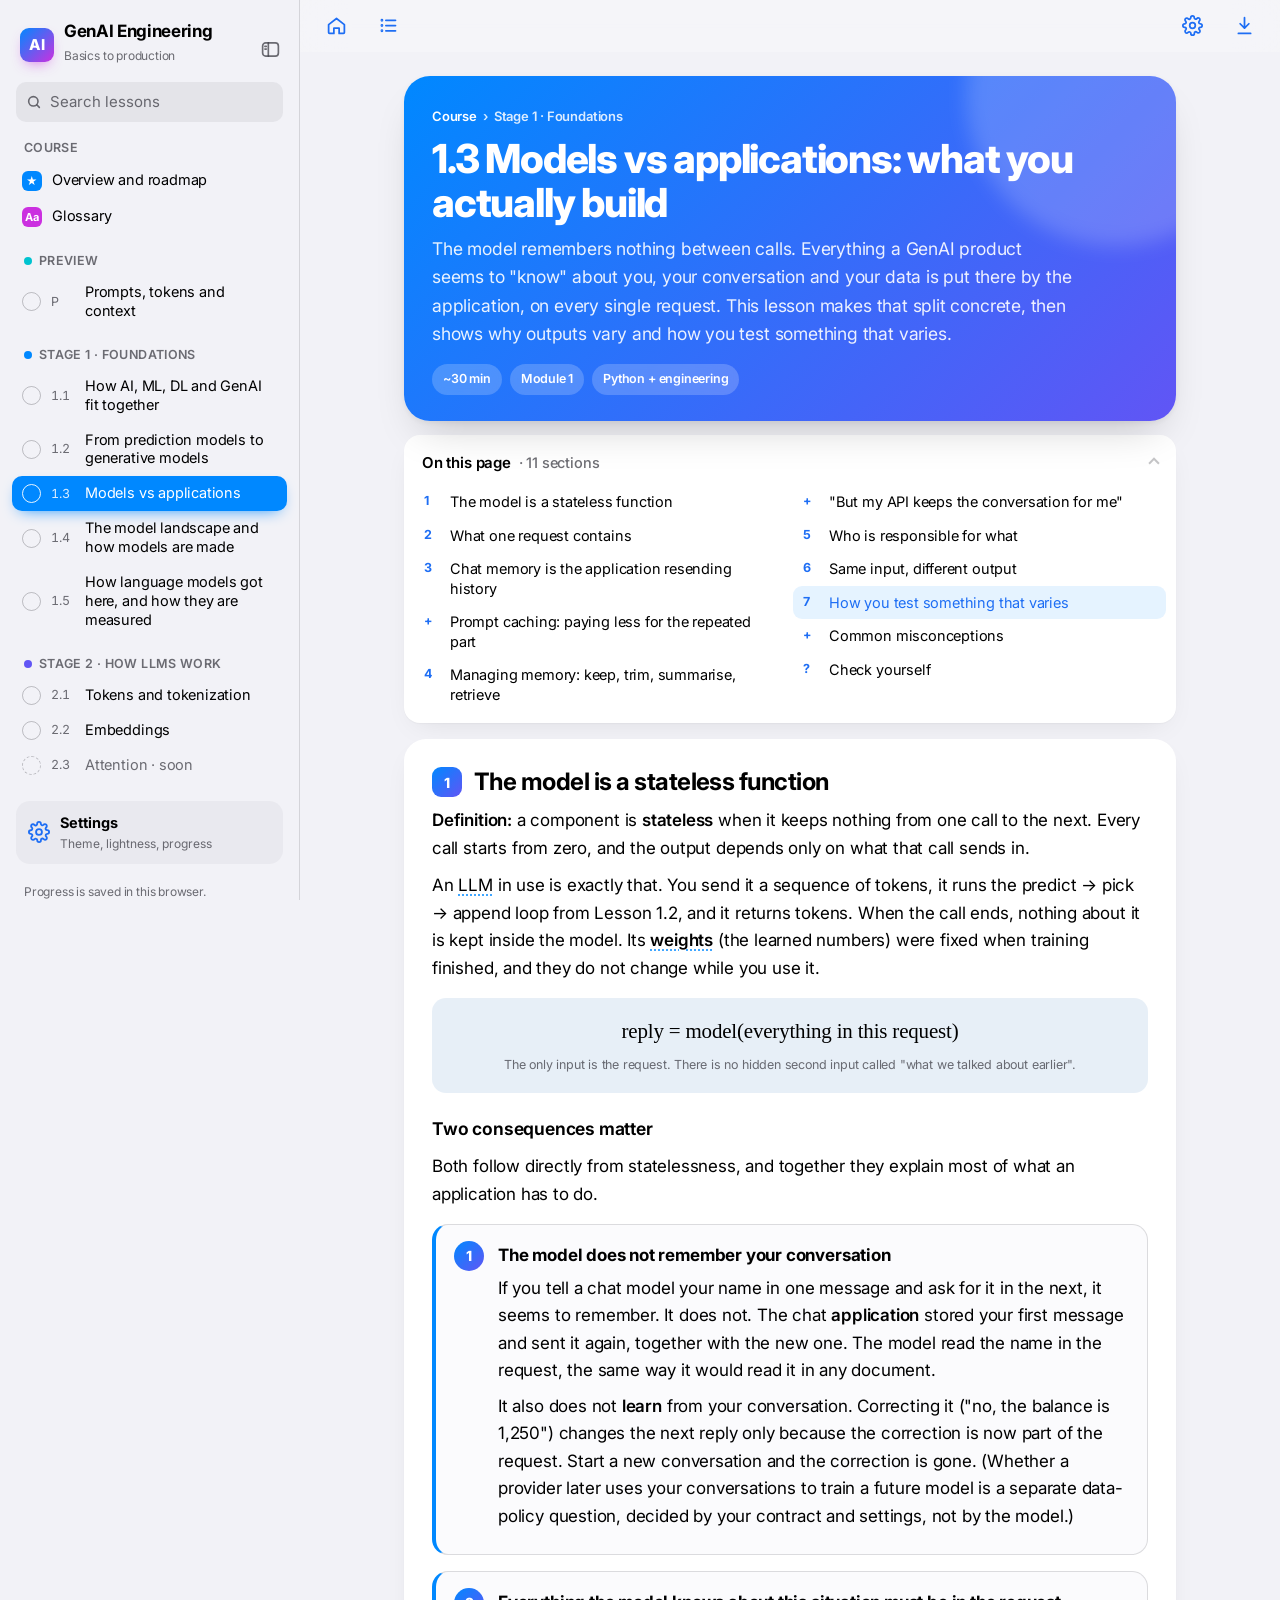
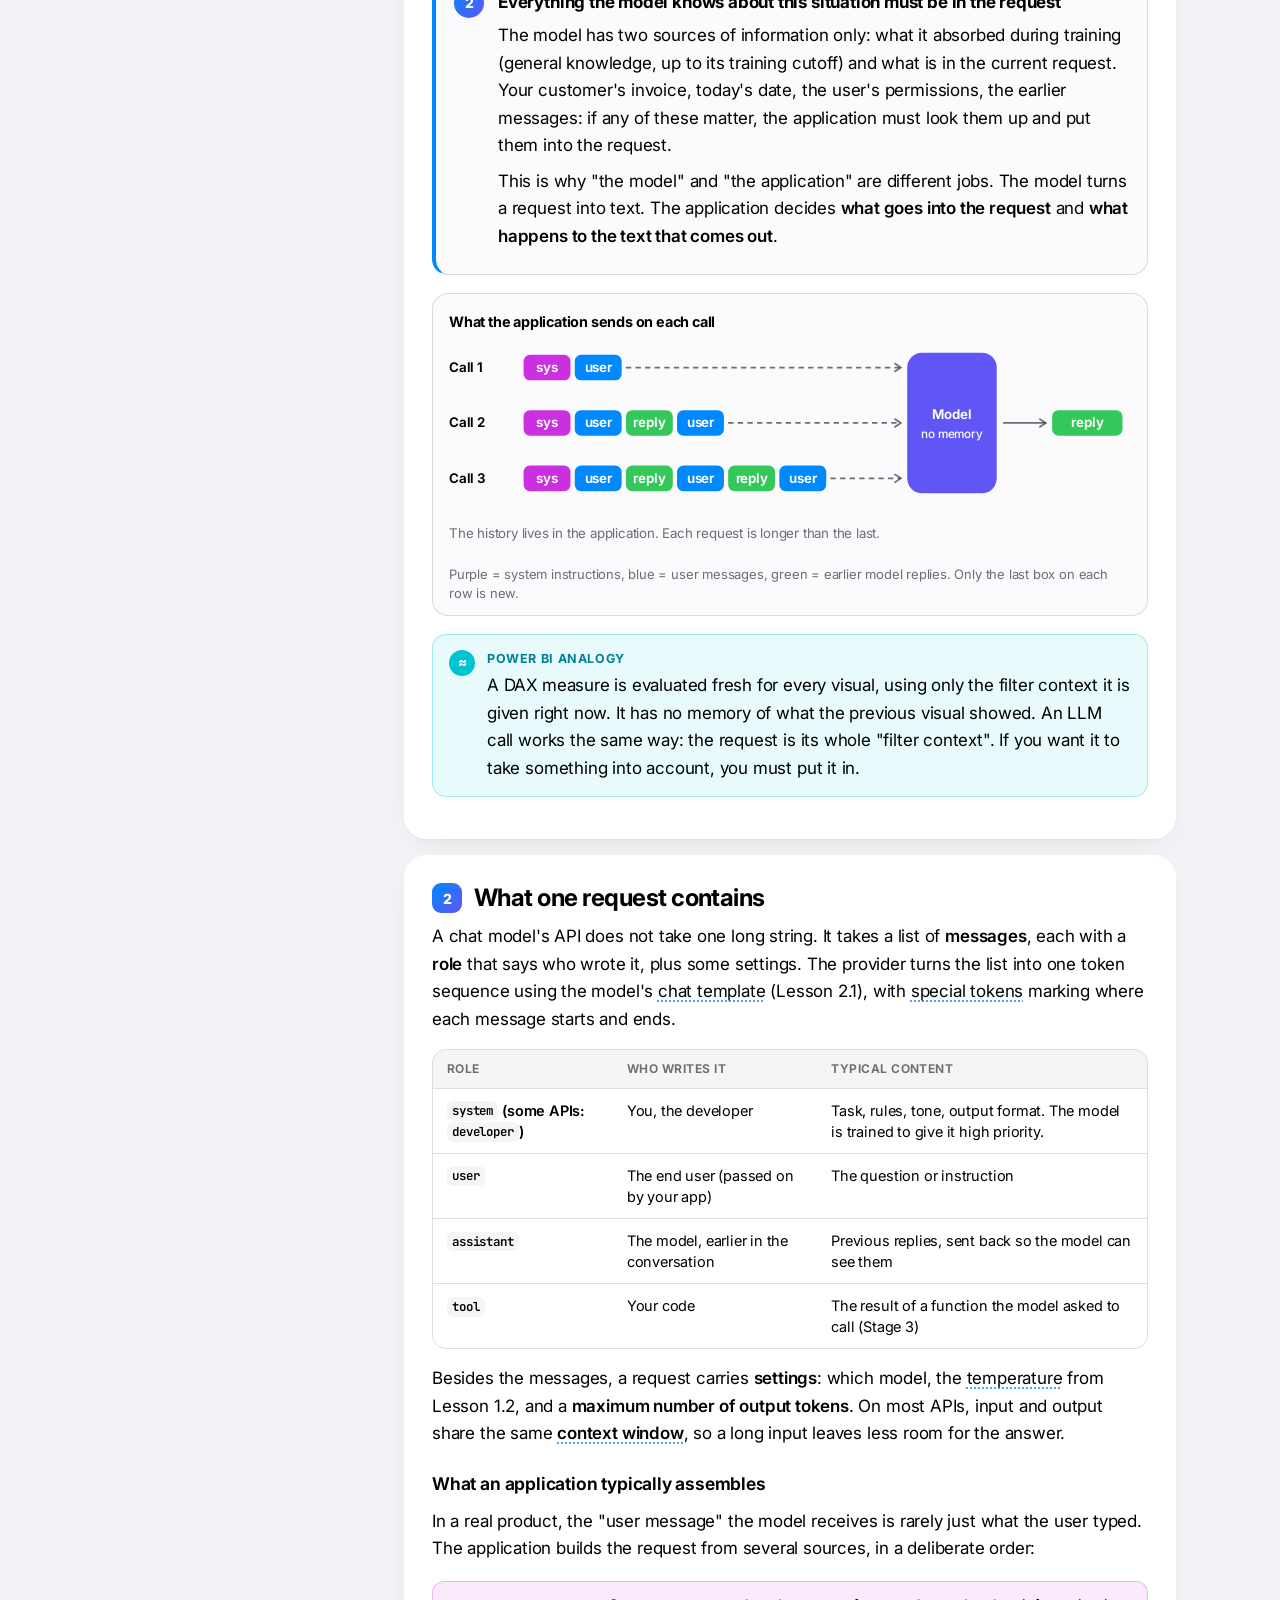
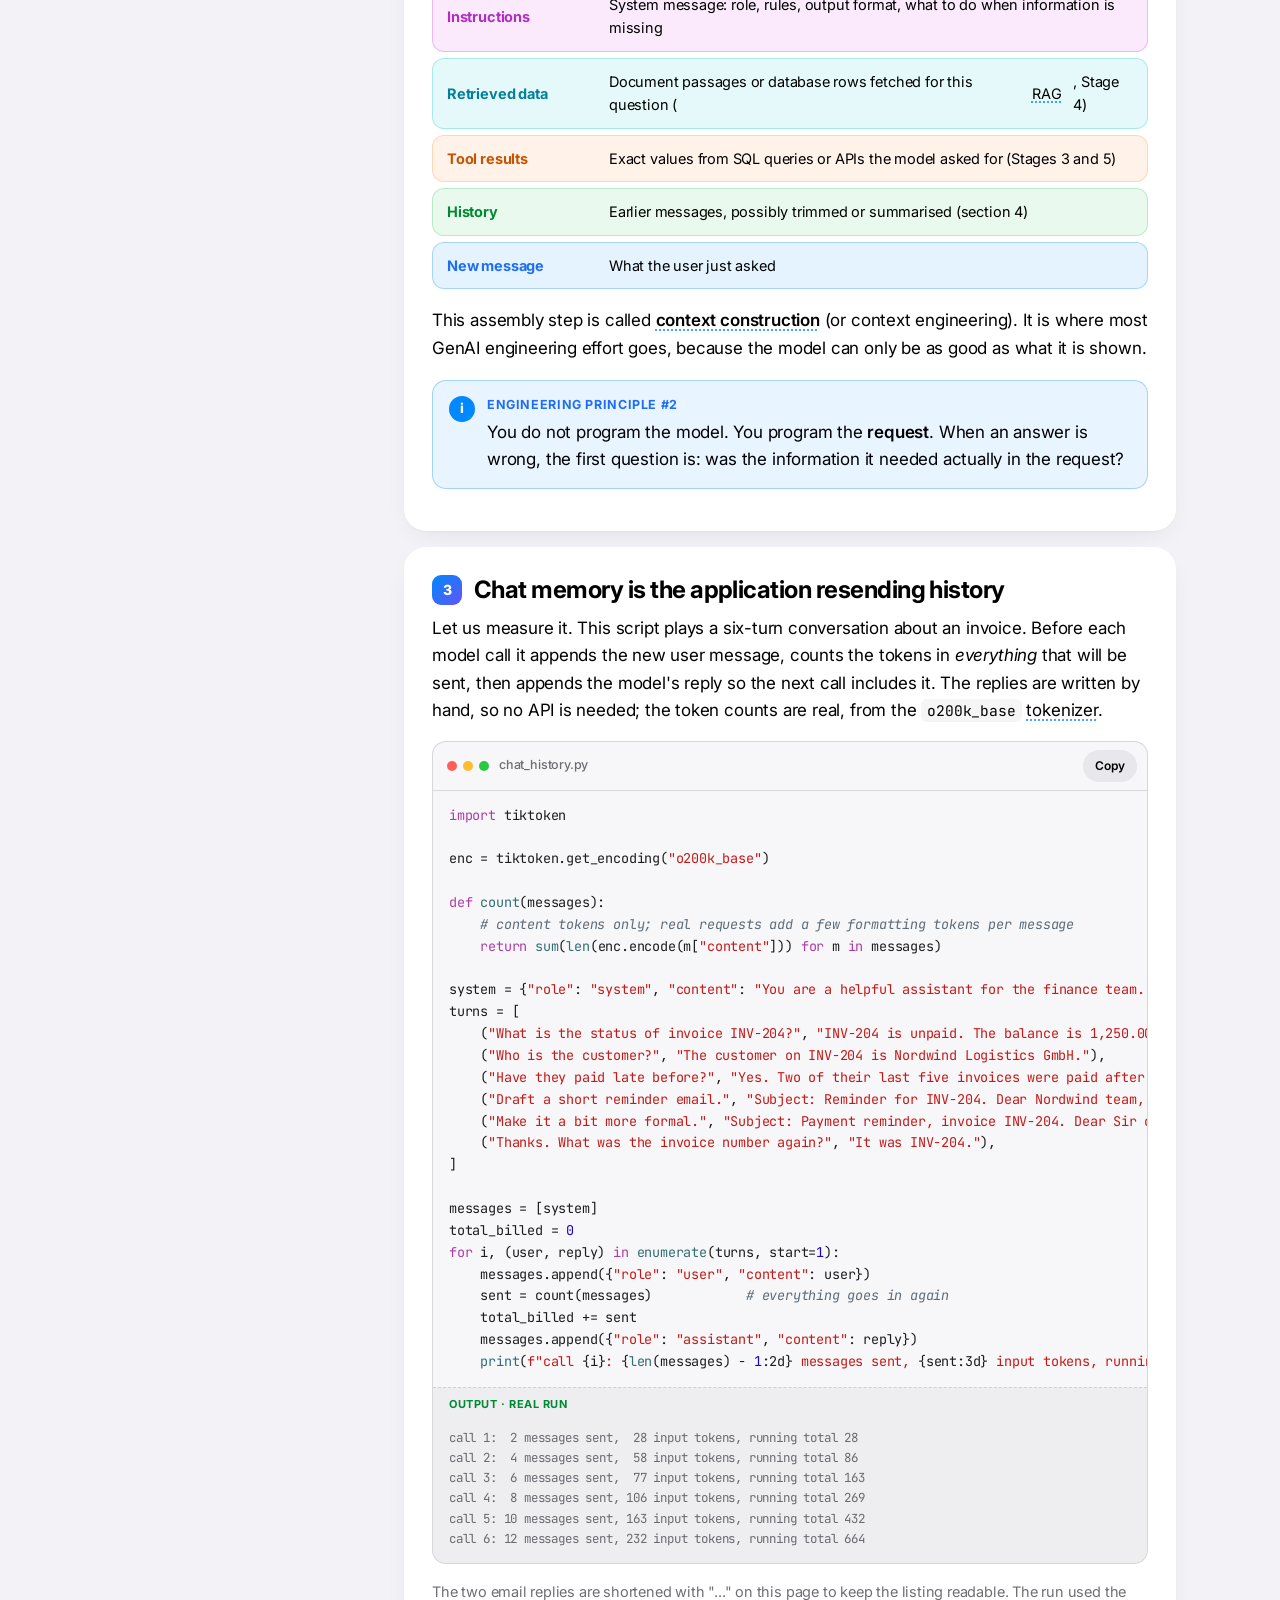
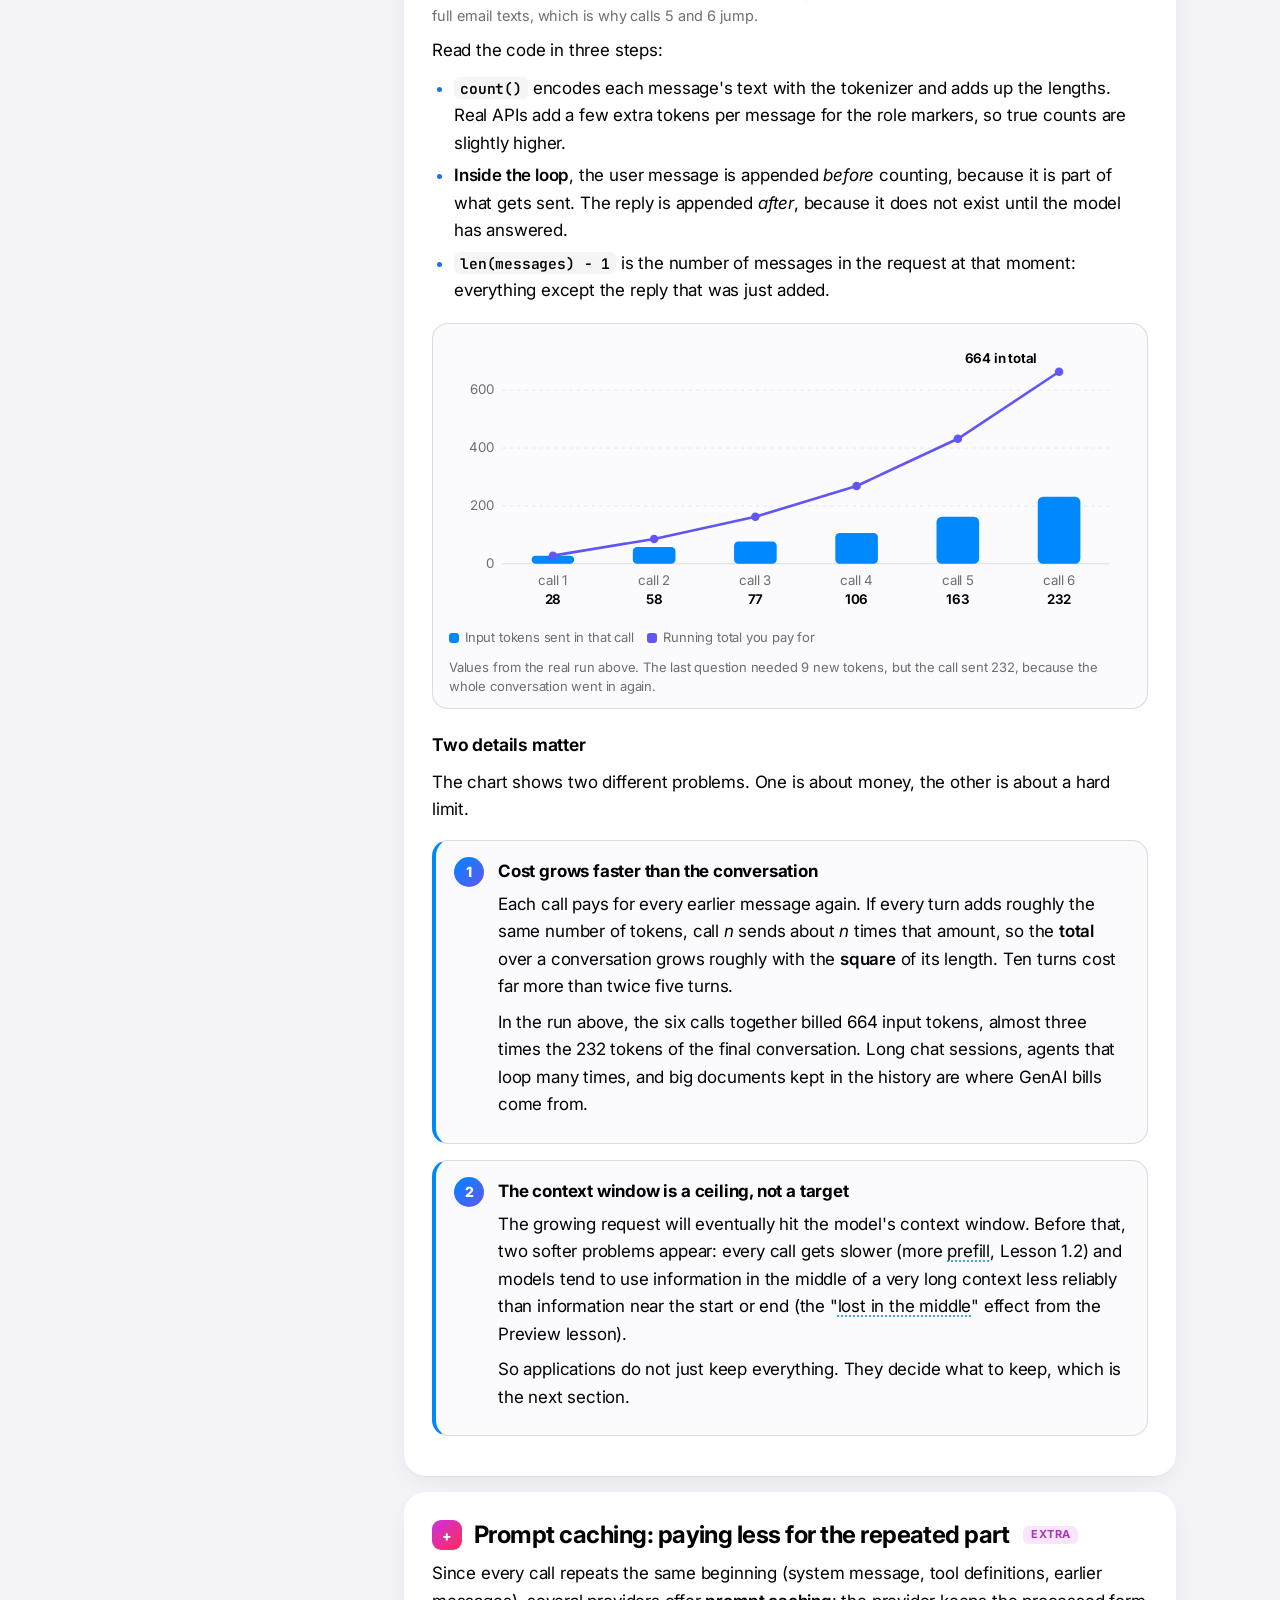
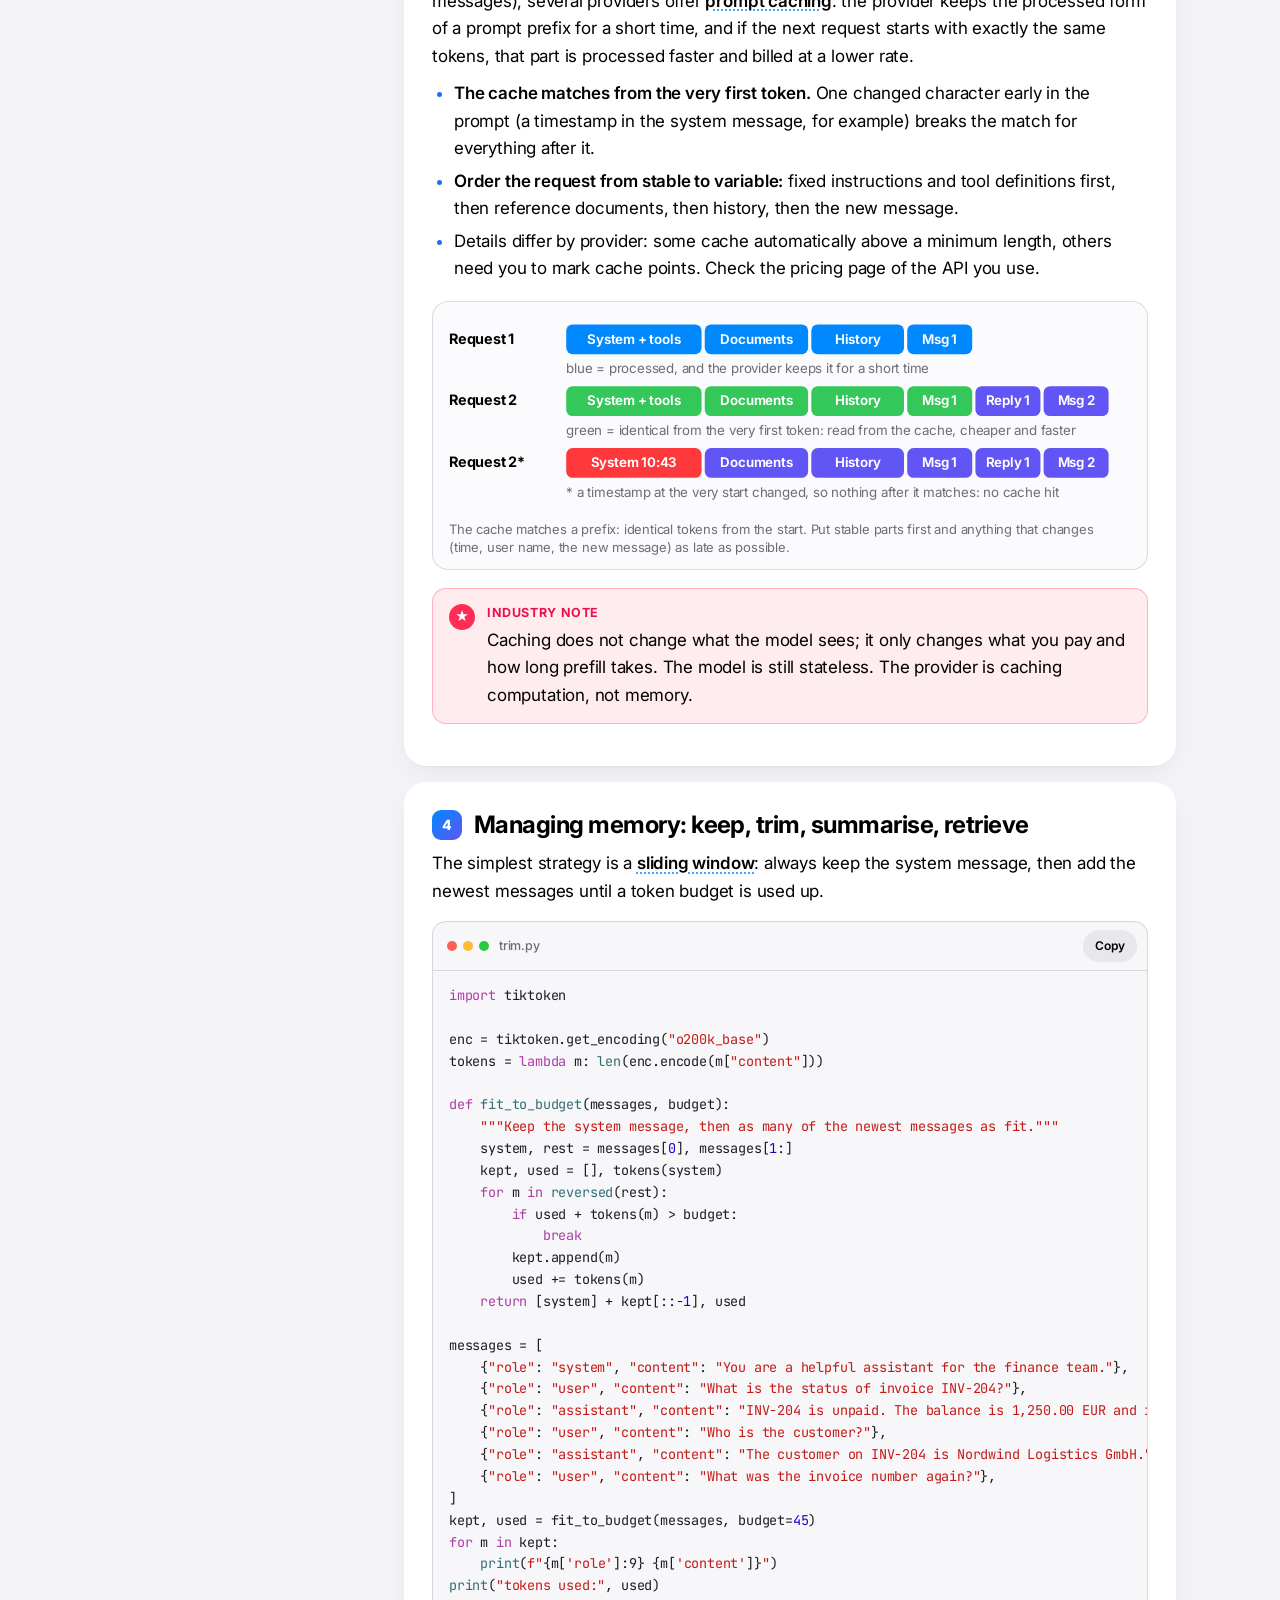
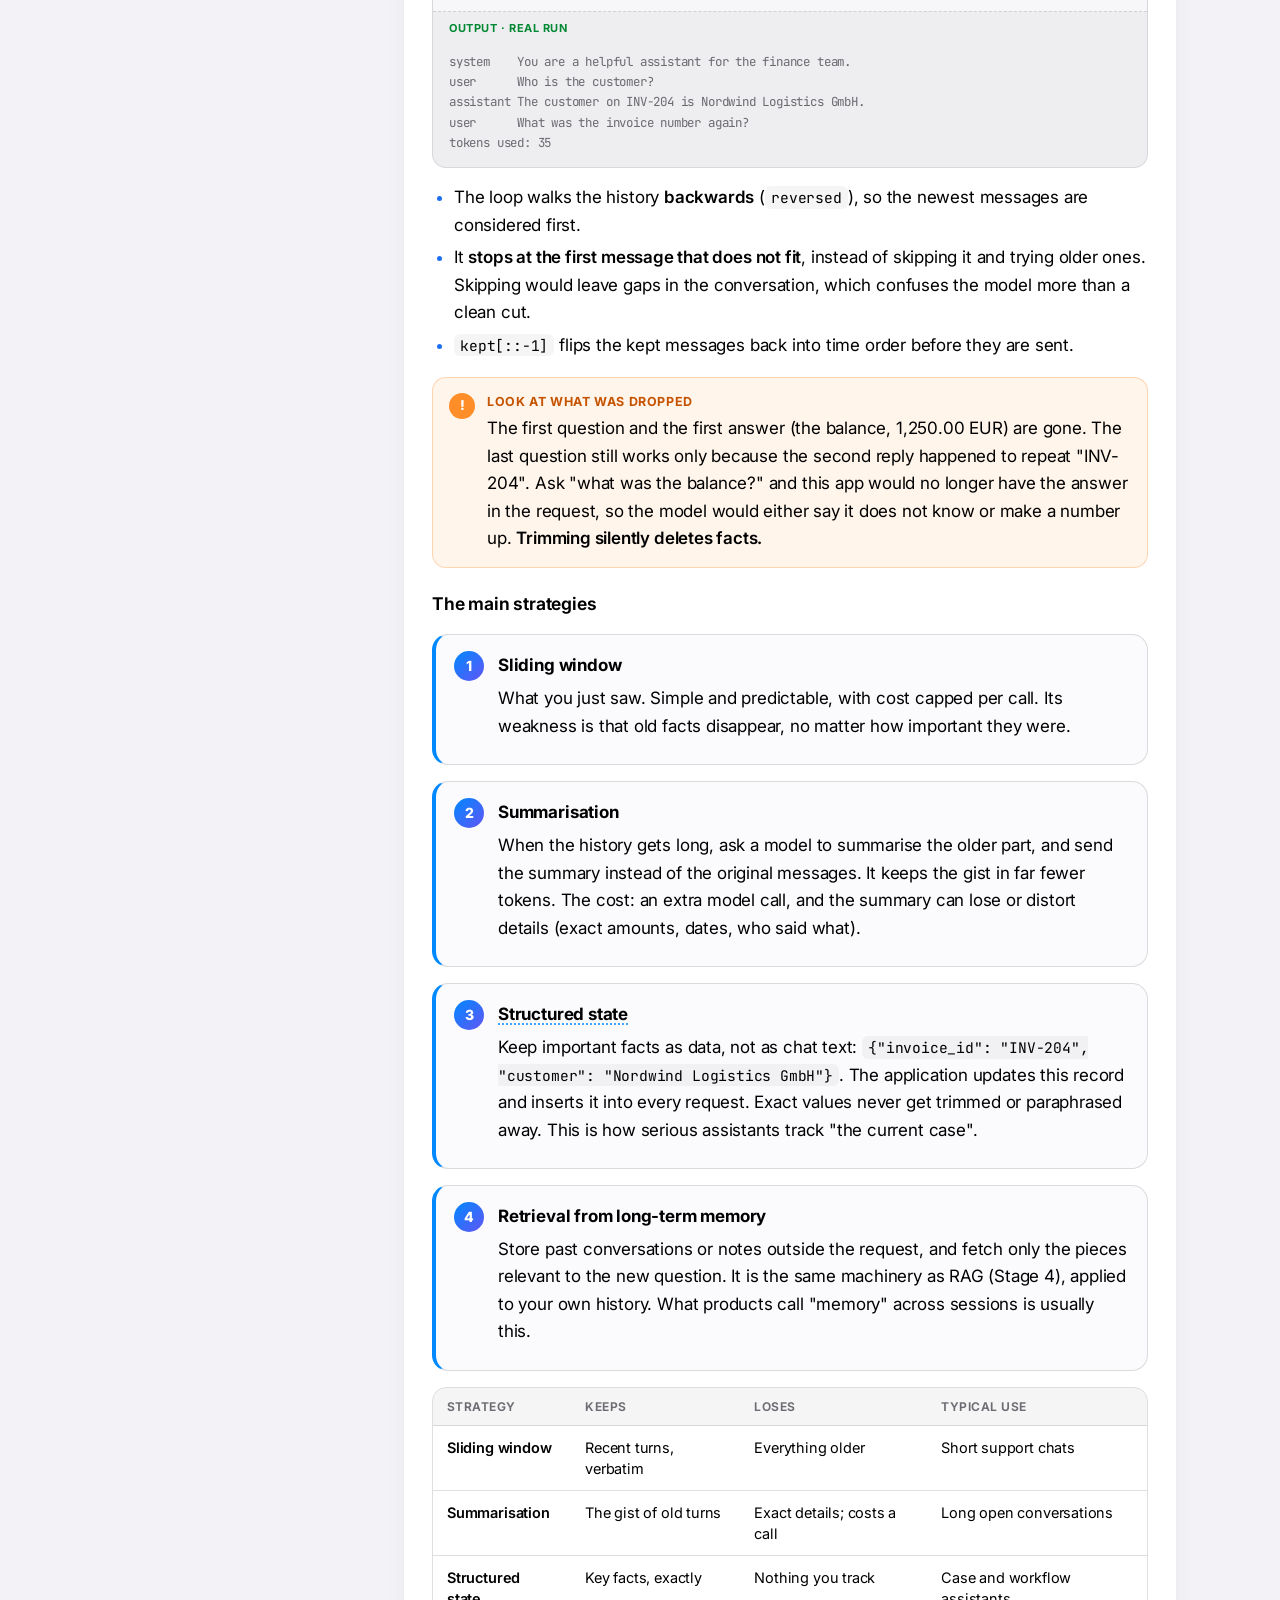
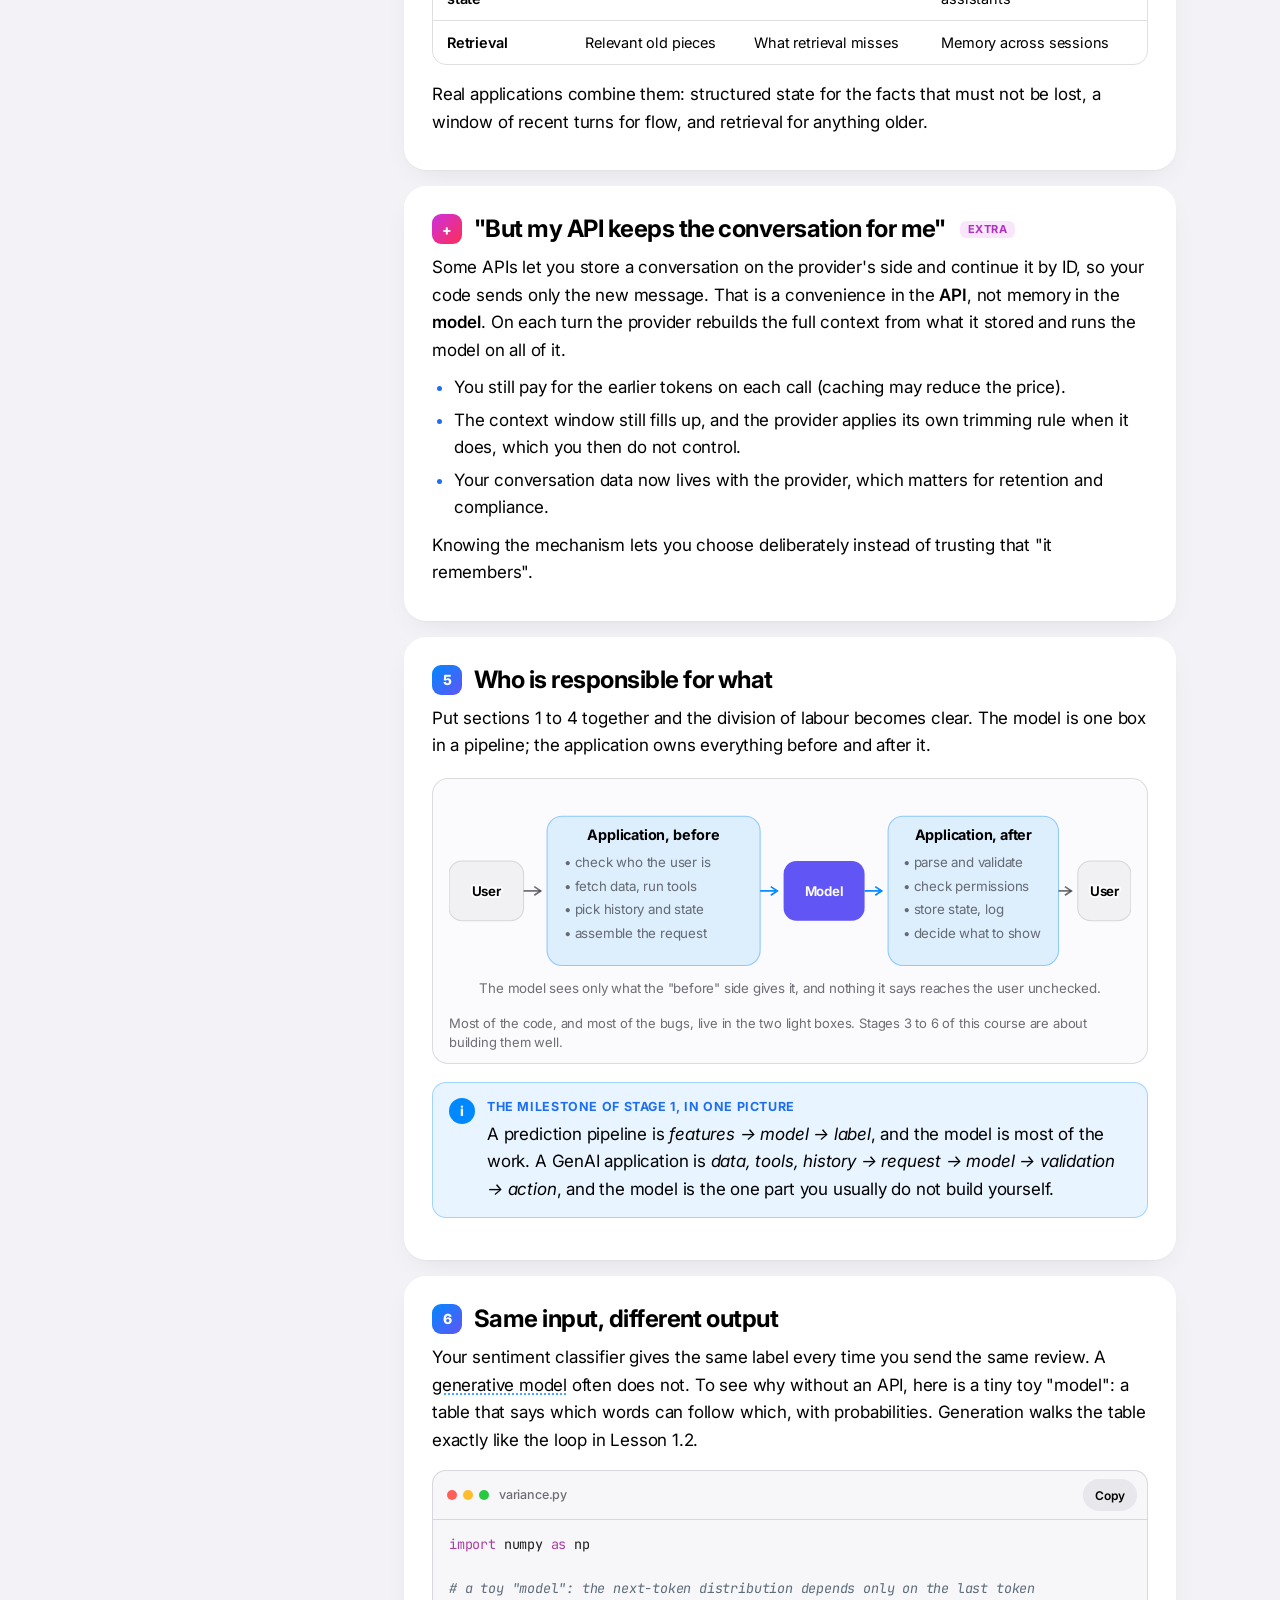
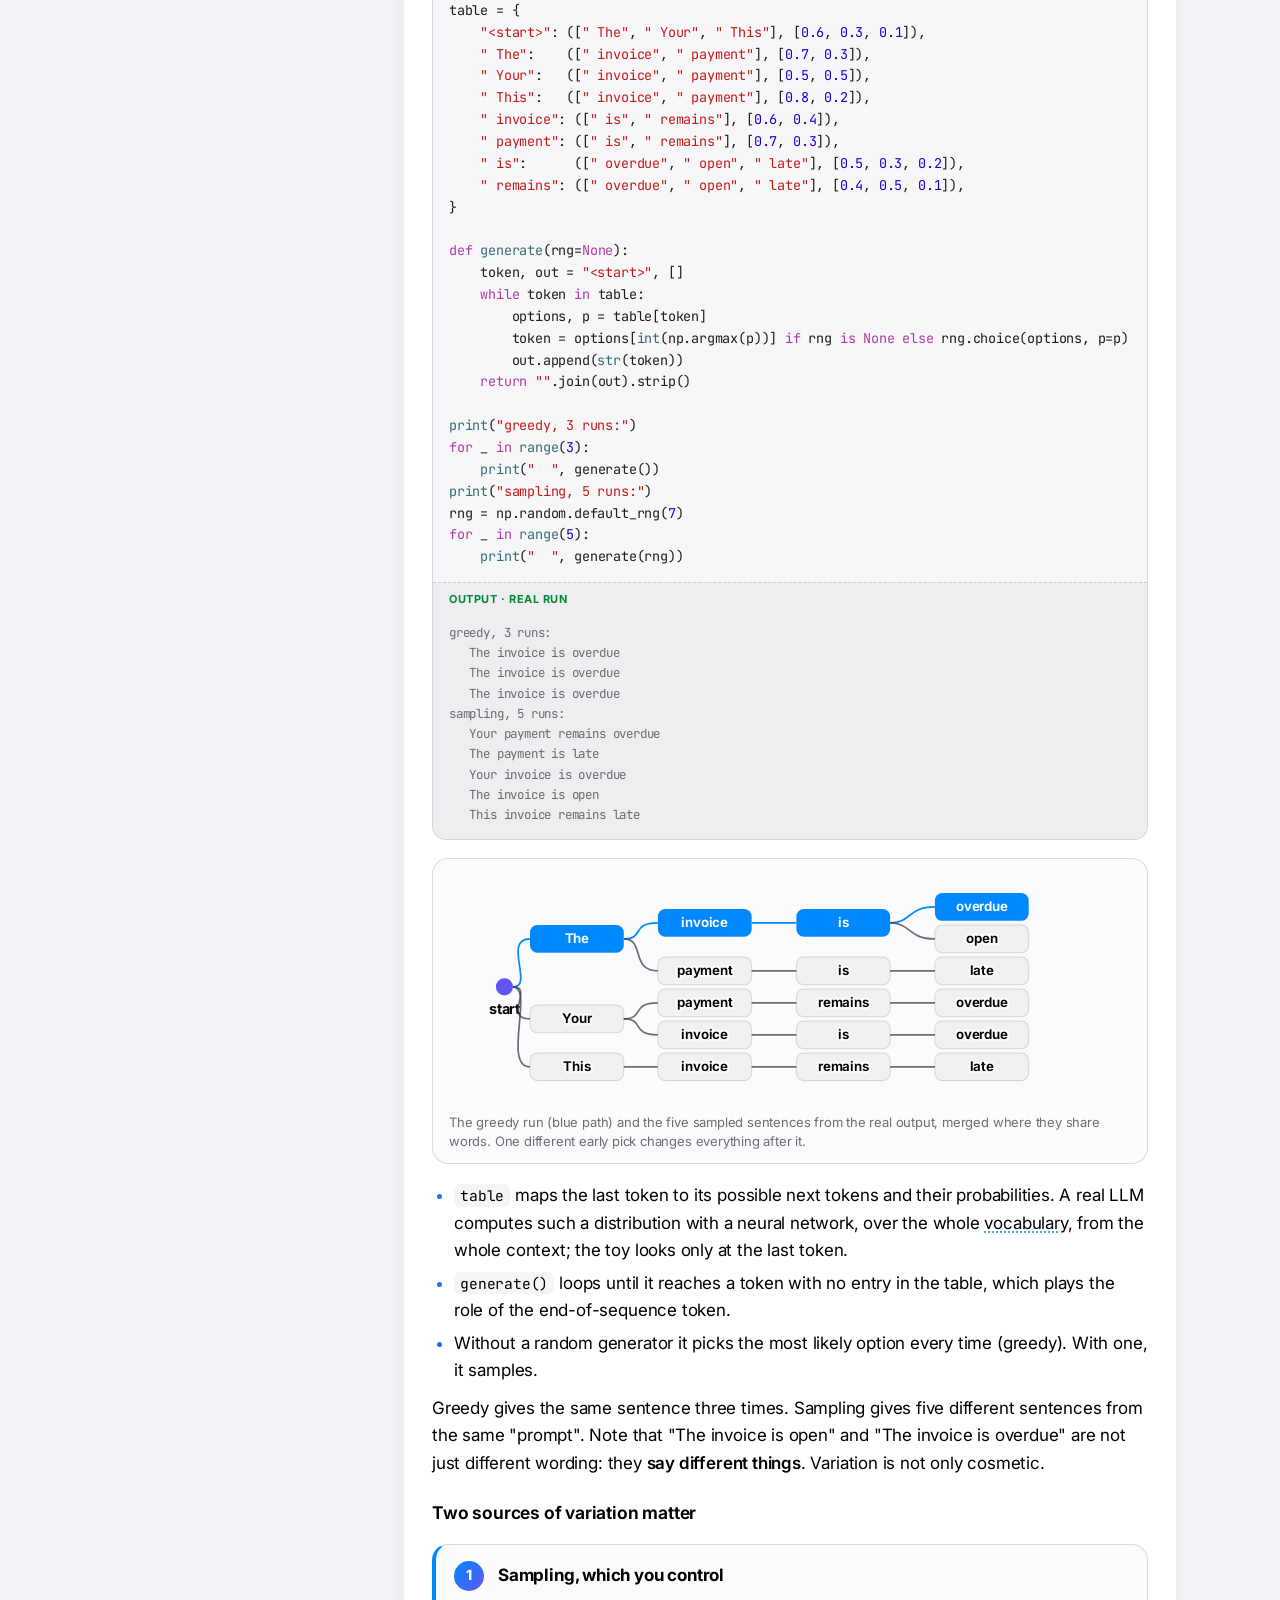
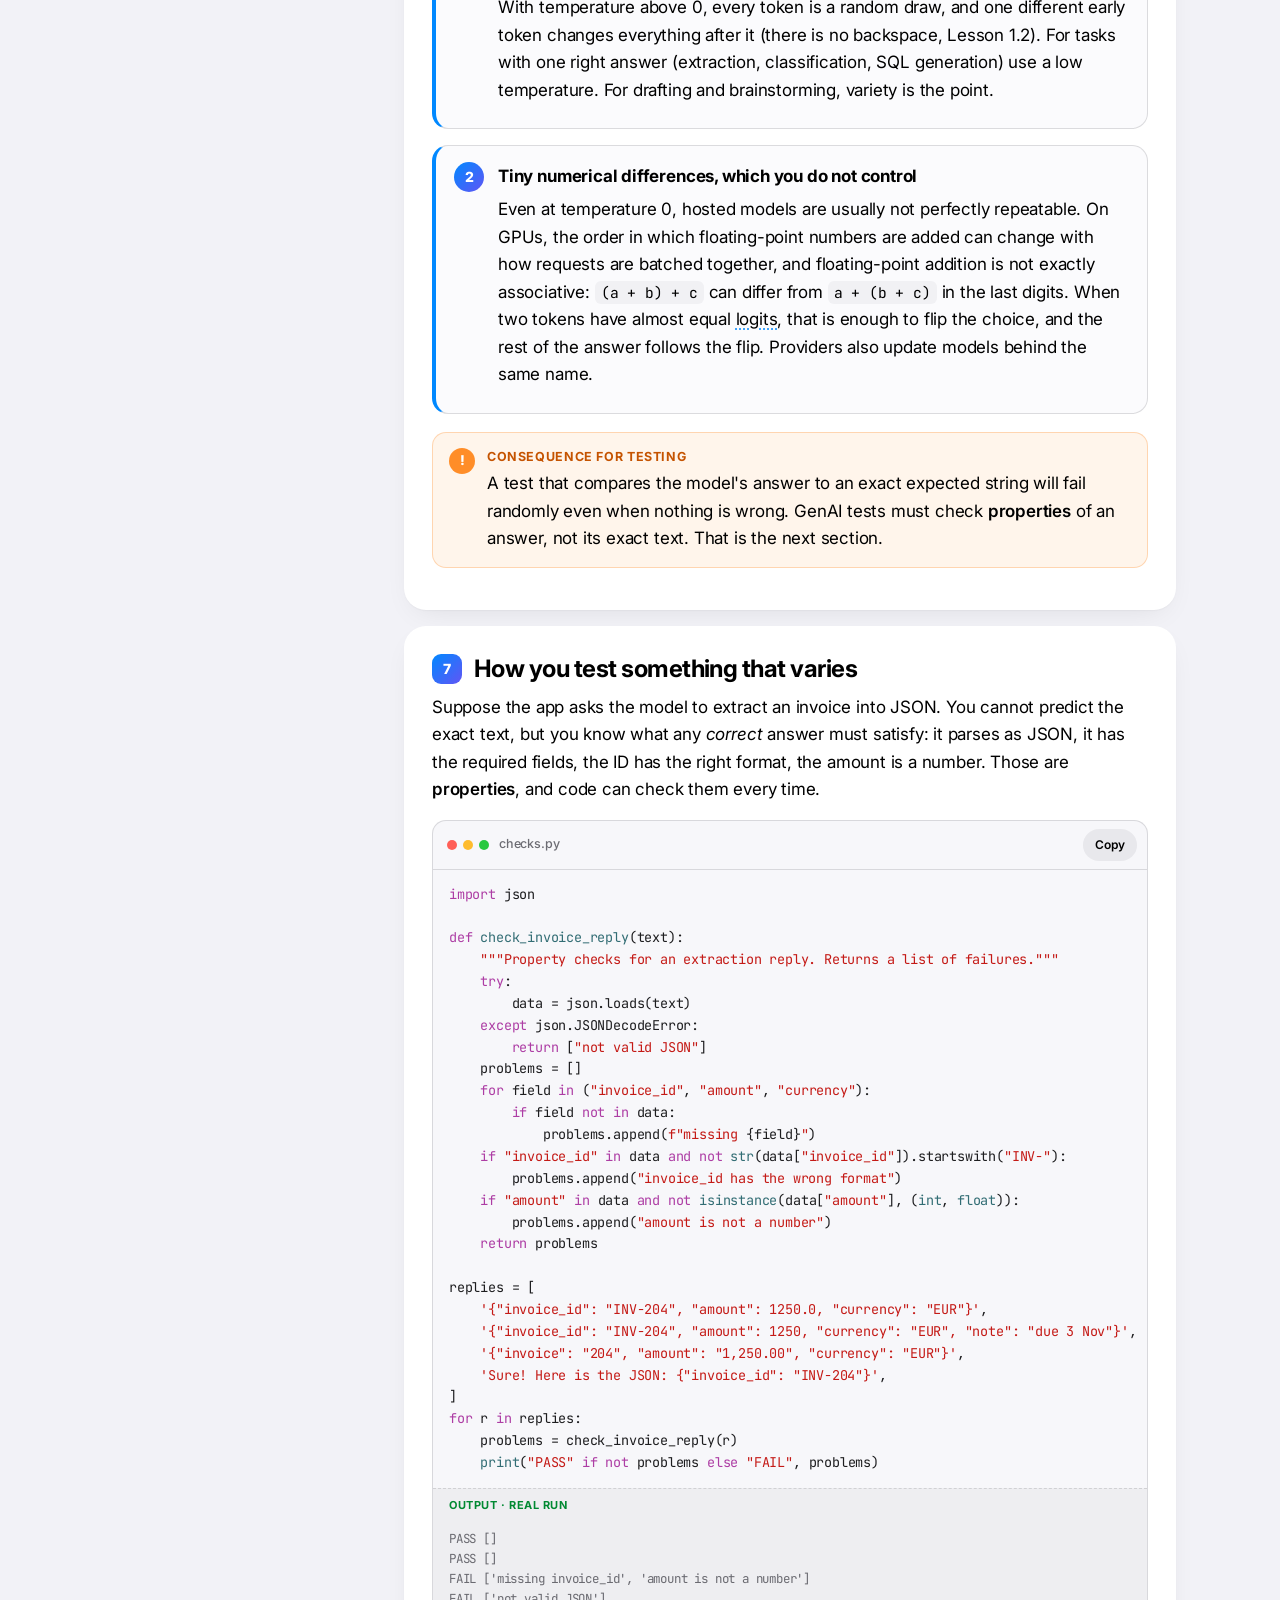
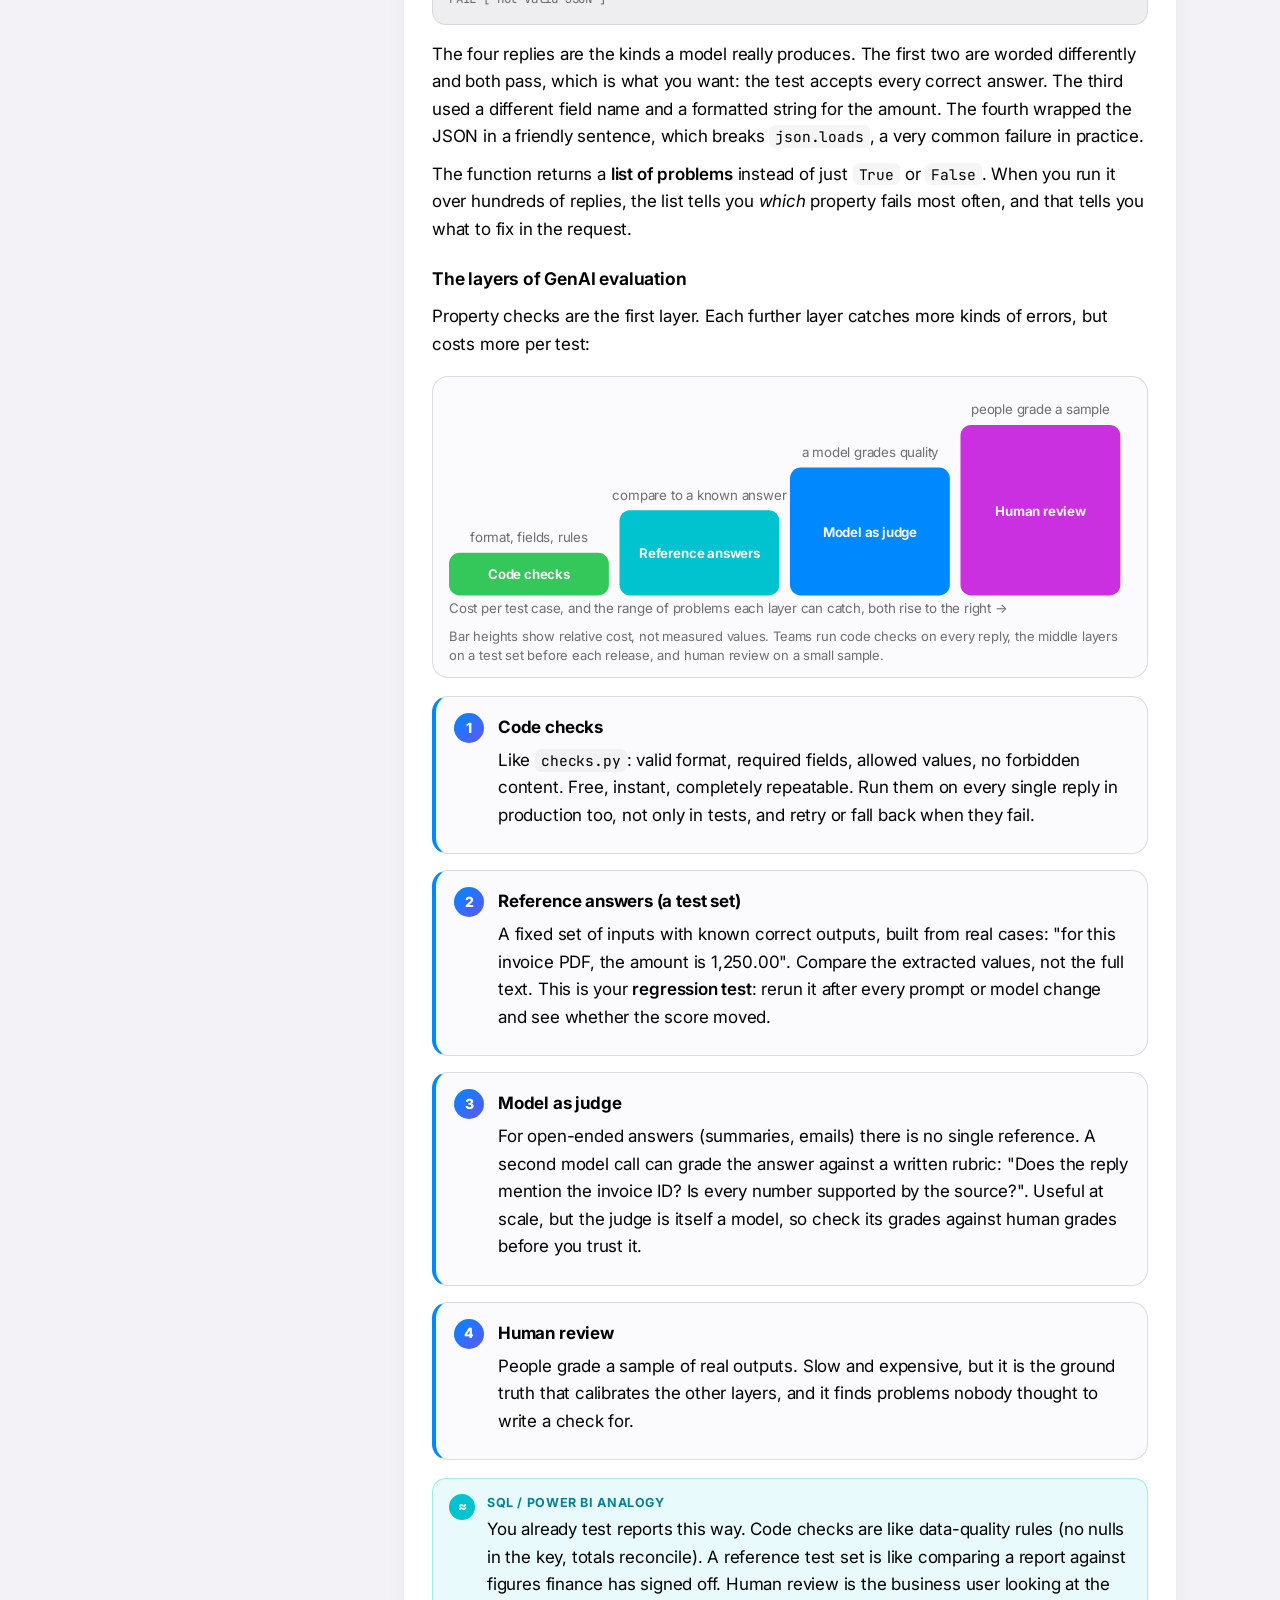
<file: lessons/1-3-models-vs-applications.html>
<!DOCTYPE html>
<html lang="en">
<head>
<meta charset="utf-8">
<meta name="viewport" content="width=device-width, initial-scale=1, viewport-fit=cover">
<title>1.3 · Models vs applications</title>
<meta name="color-scheme" content="light dark">
<meta name="theme-color" content="#F2F2F7" media="(prefers-color-scheme: light)">
<meta name="theme-color" content="#000000" media="(prefers-color-scheme: dark)">
<script src="../assets/boot.js"></script>
<link rel="stylesheet" href="https://fonts.googleapis.com/css2?family=Inter:wght@400;500;600;700;800&family=JetBrains+Mono:wght@400;500&display=swap">
<link rel="stylesheet" href="../assets/style.css">
<link rel="stylesheet" href="../assets/glass.css">
</head>
<body data-id="l1-3" data-root="../">
<div class="shell"><div class="main">
<main class="content page">

<section class="l-hero">
  <div class="crumbs"><a href="../index.html">Course</a><span>›</span><span>Stage 1 · Foundations</span></div>
  <h1>1.3 Models vs applications: what you actually build</h1>
  <p>The model remembers nothing between calls. Everything a GenAI product seems to "know" about you, your conversation and your data is put there by the application, on every single request. This lesson makes that split concrete, then shows why outputs vary and how you test something that varies.</p>
  <div class="chips"><span class="chip">~30 min</span><span class="chip">Module 1</span><span class="chip">Python + engineering</span></div>
</section>

<details class="toc" id="toc"></details>

<section class="sec" id="stateless">
  <h2><span class="n">1</span>The model is a stateless function</h2>
  <p><strong>Definition:</strong> a component is <strong>stateless</strong> when it keeps nothing from one call to the next. Every call starts from zero, and the output depends only on what that call sends in.</p>
  <p>An LLM in use is exactly that. You send it a sequence of tokens, it runs the predict → pick → append loop from Lesson 1.2, and it returns tokens. When the call ends, nothing about it is kept inside the model. Its <strong>weights</strong> (the learned numbers) were fixed when training finished, and they do not change while you use it.</p>
  <div class="math">reply = model(everything in this request)<span class="cap">The only input is the request. There is no hidden second input called "what we talked about earlier".</span></div>

  <h3>Two consequences matter</h3>
  <p>Both follow directly from statelessness, and together they explain most of what an application has to do.</p>

  <div class="point">
    <div class="point-n">1</div>
    <div>
      <div class="point-t">The model does not remember your conversation</div>
      <p>If you tell a chat model your name in one message and ask for it in the next, it seems to remember. It does not. The chat <strong>application</strong> stored your first message and sent it again, together with the new one. The model read the name in the request, the same way it would read it in any document.</p>
      <p>It also does not <strong>learn</strong> from your conversation. Correcting it ("no, the balance is 1,250") changes the next reply only because the correction is now part of the request. Start a new conversation and the correction is gone. (Whether a provider later uses your conversations to train a future model is a separate data-policy question, decided by your contract and settings, not by the model.)</p>
    </div>
  </div>

  <div class="point">
    <div class="point-n">2</div>
    <div>
      <div class="point-t">Everything the model knows about this situation must be in the request</div>
      <p>The model has two sources of information only: what it absorbed during training (general knowledge, up to its training cutoff) and what is in the current request. Your customer's invoice, today's date, the user's permissions, the earlier messages: if any of these matter, the application must look them up and put them into the request.</p>
      <p>This is why "the model" and "the application" are different jobs. The model turns a request into text. The application decides <strong>what goes into the request</strong> and <strong>what happens to the text that comes out</strong>.</p>
    </div>
  </div>

  <figure class="fig">
    <div class="sv"><svg viewBox="0 0 640 230" role="img" aria-label="Three calls to a model, each sending the whole conversation again">
      <text x="0" y="16" class="h">What the application sends on each call</text>
      <!-- call 1 -->
      <text x="0" y="58" class="v">Call 1</text>
      <rect x="70" y="42" width="44" height="24" rx="6" class="box p"/><text x="92" y="58" class="w mid">sys</text>
      <rect x="118" y="42" width="44" height="24" rx="6" class="box a"/><text x="140" y="58" class="w mid">user</text>
      <!-- call 2 -->
      <text x="0" y="110" class="v">Call 2</text>
      <rect x="70" y="94" width="44" height="24" rx="6" class="box p"/><text x="92" y="110" class="w mid">sys</text>
      <rect x="118" y="94" width="44" height="24" rx="6" class="box a"/><text x="140" y="110" class="w mid">user</text>
      <rect x="166" y="94" width="44" height="24" rx="6" class="box g"/><text x="188" y="110" class="w mid">reply</text>
      <rect x="214" y="94" width="44" height="24" rx="6" class="box a"/><text x="236" y="110" class="w mid">user</text>
      <!-- call 3 -->
      <text x="0" y="162" class="v">Call 3</text>
      <rect x="70" y="146" width="44" height="24" rx="6" class="box p"/><text x="92" y="162" class="w mid">sys</text>
      <rect x="118" y="146" width="44" height="24" rx="6" class="box a"/><text x="140" y="162" class="w mid">user</text>
      <rect x="166" y="146" width="44" height="24" rx="6" class="box g"/><text x="188" y="162" class="w mid">reply</text>
      <rect x="214" y="146" width="44" height="24" rx="6" class="box a"/><text x="236" y="162" class="w mid">user</text>
      <rect x="262" y="146" width="44" height="24" rx="6" class="box g"/><text x="284" y="162" class="w mid">reply</text>
      <rect x="310" y="146" width="44" height="24" rx="6" class="box a"/><text x="332" y="162" class="w mid">user</text>
      <!-- model -->
      <rect x="430" y="40" width="84" height="132" rx="14" class="box b"/>
      <text x="472" y="102" class="w mid">Model</text><text x="472" y="120" class="w mid" style="font-weight:500;font-size:11px">no memory</text>
      <path d="M166 54 H424" class="arr dash"/><path d="M262 106 H424" class="arr dash"/><path d="M358 158 H424" class="arr dash"/>
      <path d="M418 50 l6 4 -6 4" class="arr"/><path d="M418 102 l6 4 -6 4" class="arr"/><path d="M418 154 l6 4 -6 4" class="arr"/>
      <path d="M520 106 H560" class="arr"/><path d="M554 102 l6 4 -6 4" class="arr"/>
      <rect x="566" y="94" width="66" height="24" rx="6" class="box g"/><text x="599" y="110" class="w mid">reply</text>
      <text x="0" y="214">The history lives in the application. Each request is longer than the last.</text>
    </svg></div>
    <figcaption>Purple = system instructions, blue = user messages, green = earlier model replies. Only the last box on each row is new.</figcaption>
  </figure>

  <div class="callout c-sql"><div class="ci">≈</div><div><div class="ct">Power BI analogy</div><p>A DAX measure is evaluated fresh for every visual, using only the filter context it is given right now. It has no memory of what the previous visual showed. An LLM call works the same way: the request is its whole "filter context". If you want it to take something into account, you must put it in.</p></div></div>
</section>

<section class="sec" id="request">
  <h2><span class="n">2</span>What one request contains</h2>
  <p>A chat model's API does not take one long string. It takes a list of <strong>messages</strong>, each with a <strong>role</strong> that says who wrote it, plus some settings. The provider turns the list into one token sequence using the model's chat template (Lesson 2.1), with special tokens marking where each message starts and ends.</p>
  <div class="tbl"><table>
    <thead><tr><th>Role</th><th>Who writes it</th><th>Typical content</th></tr></thead>
    <tbody>
    <tr><td><code>system</code> (some APIs: <code>developer</code>)</td><td>You, the developer</td><td>Task, rules, tone, output format. The model is trained to give it high priority.</td></tr>
    <tr><td><code>user</code></td><td>The end user (passed on by your app)</td><td>The question or instruction</td></tr>
    <tr><td><code>assistant</code></td><td>The model, earlier in the conversation</td><td>Previous replies, sent back so the model can see them</td></tr>
    <tr><td><code>tool</code></td><td>Your code</td><td>The result of a function the model asked to call (Stage 3)</td></tr>
    </tbody></table></div>
  <p>Besides the messages, a request carries <strong>settings</strong>: which model, the temperature from Lesson 1.2, and a <strong>maximum number of output tokens</strong>. On most APIs, input and output share the same <strong>context window</strong>, so a long input leaves less room for the answer.</p>

  <h3>What an application typically assembles</h3>
  <p>In a real product, the "user message" the model receives is rarely just what the user typed. The application builds the request from several sources, in a deliberate order:</p>
  <div class="stack">
    <div style="--c:var(--purple);--c-ink:var(--purple-ink)"><b>Instructions</b>System message: role, rules, output format, what to do when information is missing</div>
    <div style="--c:var(--teal);--c-ink:var(--teal-ink)"><b>Retrieved data</b>Document passages or database rows fetched for this question (RAG, Stage 4)</div>
    <div style="--c:var(--orange);--c-ink:var(--orange-ink)"><b>Tool results</b>Exact values from SQL queries or APIs the model asked for (Stages 3 and 5)</div>
    <div style="--c:var(--green);--c-ink:var(--green-ink)"><b>History</b>Earlier messages, possibly trimmed or summarised (section 4)</div>
    <div style="--c:var(--blue);--c-ink:var(--blue-ink)"><b>New message</b>What the user just asked</div>
  </div>
  <p>This assembly step is called <strong>context construction</strong> (or context engineering). It is where most GenAI engineering effort goes, because the model can only be as good as what it is shown.</p>
  <div class="callout c-key"><div class="ci">i</div><div><div class="ct">Engineering principle #2</div><p>You do not program the model. You program the <strong>request</strong>. When an answer is wrong, the first question is: was the information it needed actually in the request?</p></div></div>
</section>

<section class="sec" id="memory">
  <h2><span class="n">3</span>Chat memory is the application resending history</h2>
  <p>Let us measure it. This script plays a six-turn conversation about an invoice. Before each model call it appends the new user message, counts the tokens in <em>everything</em> that will be sent, then appends the model's reply so the next call includes it. The replies are written by hand, so no API is needed; the token counts are real, from the <code>o200k_base</code> tokenizer.</p>
  <div class="code"><div class="code-bar"><span class="lights"><i></i><i></i><i></i></span><span class="lbl">chat_history.py</span><button class="copy">Copy</button></div>
<pre><code><span class="tk-k">import</span> tiktoken

enc = tiktoken.get_encoding(<span class="tk-s">"o200k_base"</span>)

<span class="tk-k">def</span> <span class="tk-f">count</span>(messages):
    <span class="tk-c"># content tokens only; real requests add a few formatting tokens per message</span>
    <span class="tk-k">return</span> <span class="tk-f">sum</span>(<span class="tk-f">len</span>(enc.encode(m[<span class="tk-s">"content"</span>])) <span class="tk-k">for</span> m <span class="tk-k">in</span> messages)

system = {<span class="tk-s">"role"</span>: <span class="tk-s">"system"</span>, <span class="tk-s">"content"</span>: <span class="tk-s">"You are a helpful assistant for the finance team. Answer briefly and cite the invoice ID."</span>}
turns = [
    (<span class="tk-s">"What is the status of invoice INV-204?"</span>, <span class="tk-s">"INV-204 is unpaid. The balance is 1,250.00 EUR and it was due on 3 November."</span>),
    (<span class="tk-s">"Who is the customer?"</span>, <span class="tk-s">"The customer on INV-204 is Nordwind Logistics GmbH."</span>),
    (<span class="tk-s">"Have they paid late before?"</span>, <span class="tk-s">"Yes. Two of their last five invoices were paid after the due date, by 6 and 11 days."</span>),
    (<span class="tk-s">"Draft a short reminder email."</span>, <span class="tk-s">"Subject: Reminder for INV-204. Dear Nordwind team, ..."</span>),
    (<span class="tk-s">"Make it a bit more formal."</span>, <span class="tk-s">"Subject: Payment reminder, invoice INV-204. Dear Sir or Madam, ..."</span>),
    (<span class="tk-s">"Thanks. What was the invoice number again?"</span>, <span class="tk-s">"It was INV-204."</span>),
]

messages = [system]
total_billed = <span class="tk-n">0</span>
<span class="tk-k">for</span> i, (user, reply) <span class="tk-k">in</span> <span class="tk-f">enumerate</span>(turns, start=<span class="tk-n">1</span>):
    messages.append({<span class="tk-s">"role"</span>: <span class="tk-s">"user"</span>, <span class="tk-s">"content"</span>: user})
    sent = count(messages)            <span class="tk-c"># everything goes in again</span>
    total_billed += sent
    messages.append({<span class="tk-s">"role"</span>: <span class="tk-s">"assistant"</span>, <span class="tk-s">"content"</span>: reply})
    <span class="tk-f">print</span>(<span class="tk-s">f"call </span>{i}<span class="tk-s">: </span>{<span class="tk-f">len</span>(messages) - <span class="tk-n">1</span>:2d}<span class="tk-s"> messages sent, </span>{sent:3d}<span class="tk-s"> input tokens, running total </span>{total_billed}<span class="tk-s">"</span>)</code></pre>
    <div class="out"><span class="ol">Output · real run</span><pre>call 1:  2 messages sent,  28 input tokens, running total 28
call 2:  4 messages sent,  58 input tokens, running total 86
call 3:  6 messages sent,  77 input tokens, running total 163
call 4:  8 messages sent, 106 input tokens, running total 269
call 5: 10 messages sent, 163 input tokens, running total 432
call 6: 12 messages sent, 232 input tokens, running total 664</pre></div></div>
  <p class="muted">The two email replies are shortened with "..." on this page to keep the listing readable. The run used the full email texts, which is why calls 5 and 6 jump.</p>
  <p>Read the code in three steps:</p>
  <ul>
    <li><strong><code>count()</code></strong> encodes each message's text with the tokenizer and adds up the lengths. Real APIs add a few extra tokens per message for the role markers, so true counts are slightly higher.</li>
    <li><strong>Inside the loop</strong>, the user message is appended <em>before</em> counting, because it is part of what gets sent. The reply is appended <em>after</em>, because it does not exist until the model has answered.</li>
    <li><strong><code>len(messages) - 1</code></strong> is the number of messages in the request at that moment: everything except the reply that was just added.</li>
  </ul>

  <figure class="fig">
    <div class="sv"><svg viewBox="0 0 640 262" role="img" aria-label="Input tokens per call grow from 28 to 232, the running total grows to 664">
      <line x1="50" y1="47.1" x2="620" y2="47.1" class="grid"/><line x1="50" y1="101.4" x2="620" y2="101.4" class="grid"/><line x1="50" y1="155.7" x2="620" y2="155.7" class="grid"/>
      <line x1="50" y1="210" x2="620" y2="210" class="ax"/>
      <text x="42" y="214" text-anchor="end">0</text><text x="42" y="159.7" text-anchor="end">200</text><text x="42" y="105.4" text-anchor="end">400</text><text x="42" y="51.1" text-anchor="end">600</text>
      <rect x="77.5" y="202.4" width="40" height="7.6" rx="4" class="box a grow"/>
      <rect x="172.5" y="194.3" width="40" height="15.7" rx="4" class="box a grow"/>
      <rect x="267.5" y="189.1" width="40" height="20.9" rx="4" class="box a grow"/>
      <rect x="362.5" y="181.2" width="40" height="28.8" rx="4" class="box a grow"/>
      <rect x="457.5" y="165.8" width="40" height="44.2" rx="5" class="box a grow"/>
      <rect x="552.5" y="147" width="40" height="63" rx="5" class="box a grow"/>
      <polyline points="97.5,202.4 192.5,186.7 287.5,165.8 382.5,137 477.5,92.7 572.5,29.8" class="ln"/>
      <circle cx="97.5" cy="202.4" r="4" class="pt"/><circle cx="192.5" cy="186.7" r="4" class="pt"/><circle cx="287.5" cy="165.8" r="4" class="pt"/><circle cx="382.5" cy="137" r="4" class="pt"/><circle cx="477.5" cy="92.7" r="4" class="pt"/><circle cx="572.5" cy="29.8" r="4" class="pt"/>
      <text x="552" y="22" class="v" text-anchor="end">664 in total</text>
      <text x="97.5" y="230" class="mid">call 1</text><text x="192.5" y="230" class="mid">call 2</text><text x="287.5" y="230" class="mid">call 3</text><text x="382.5" y="230" class="mid">call 4</text><text x="477.5" y="230" class="mid">call 5</text><text x="572.5" y="230" class="mid">call 6</text>
      <text x="97.5" y="248" class="v mid">28</text>
      <text x="192.5" y="248" class="v mid">58</text>
      <text x="287.5" y="248" class="v mid">77</text>
      <text x="382.5" y="248" class="v mid">106</text>
      <text x="477.5" y="248" class="v mid">163</text>
      <text x="572.5" y="248" class="v mid">232</text>
    </svg></div>
    <div class="legend"><span><i style="--c:var(--accent)"></i>Input tokens sent in that call</span><span><i style="--c:var(--accent2)"></i>Running total you pay for</span></div>
    <figcaption>Values from the real run above. The last question needed 9 new tokens, but the call sent 232, because the whole conversation went in again.</figcaption>
  </figure>

  <h3>Two details matter</h3>
  <p>The chart shows two different problems. One is about money, the other is about a hard limit.</p>
  <div class="point">
    <div class="point-n">1</div>
    <div>
      <div class="point-t">Cost grows faster than the conversation</div>
      <p>Each call pays for every earlier message again. If every turn adds roughly the same number of tokens, call <i>n</i> sends about <i>n</i> times that amount, so the <strong>total</strong> over a conversation grows roughly with the <strong>square</strong> of its length. Ten turns cost far more than twice five turns.</p>
      <p>In the run above, the six calls together billed 664 input tokens, almost three times the 232 tokens of the final conversation. Long chat sessions, agents that loop many times, and big documents kept in the history are where GenAI bills come from.</p>
    </div>
  </div>
  <div class="point">
    <div class="point-n">2</div>
    <div>
      <div class="point-t">The context window is a ceiling, not a target</div>
      <p>The growing request will eventually hit the model's context window. Before that, two softer problems appear: every call gets slower (more prefill, Lesson 1.2) and models tend to use information in the middle of a very long context less reliably than information near the start or end (the "lost in the middle" effect from the Preview lesson).</p>
      <p>So applications do not just keep everything. They decide what to keep, which is the next section.</p>
    </div>
  </div>
</section>

<section class="sec extra" id="caching">
  <h2><span class="n">+</span>Prompt caching: paying less for the repeated part <span class="tag-extra">Extra</span></h2>
  <p>Since every call repeats the same beginning (system message, tool definitions, earlier messages), several providers offer <strong>prompt caching</strong>: the provider keeps the processed form of a prompt prefix for a short time, and if the next request starts with exactly the same tokens, that part is processed faster and billed at a lower rate.</p>
  <ul>
    <li><strong>The cache matches from the very first token.</strong> One changed character early in the prompt (a timestamp in the system message, for example) breaks the match for everything after it.</li>
    <li><strong>Order the request from stable to variable:</strong> fixed instructions and tool definitions first, then reference documents, then history, then the new message.</li>
    <li>Details differ by provider: some cache automatically above a minimum length, others need you to mark cache points. Check the pricing page of the API you use.</li>
  </ul>
  <figure class="fig">
    <div class="sv"><svg viewBox="0 0 640 180" role="img" aria-label="Two requests sharing a cached prefix, and a third where an early change breaks the cache">
      <text x="0" y="24" class="h" >Request 1</text>
      <rect x="110" y="6" width="127" height="28" rx="6" class="box a"/>
      <text x="173.5" y="24" class="mid w" >System + tools</text>
      <rect x="240" y="6" width="97" height="28" rx="6" class="box a"/>
      <text x="288.5" y="24" class="mid w" >Documents</text>
      <rect x="340" y="6" width="87" height="28" rx="6" class="box a"/>
      <text x="383.5" y="24" class="mid w" >History</text>
      <rect x="430" y="6" width="61" height="28" rx="6" class="box a"/>
      <text x="460.5" y="24" class="mid w" >Msg 1</text>
      <text x="110" y="52" class="" >blue = processed, and the provider keeps it for a short time</text>
      <text x="0" y="82" class="h" >Request 2</text>
      <rect x="110" y="64" width="127" height="28" rx="6" class="box g"/>
      <text x="173.5" y="82" class="mid w" >System + tools</text>
      <rect x="240" y="64" width="97" height="28" rx="6" class="box g"/>
      <text x="288.5" y="82" class="mid w" >Documents</text>
      <rect x="340" y="64" width="87" height="28" rx="6" class="box g"/>
      <text x="383.5" y="82" class="mid w" >History</text>
      <rect x="430" y="64" width="61" height="28" rx="6" class="box g"/>
      <text x="460.5" y="82" class="mid w" >Msg 1</text>
      <rect x="494" y="64" width="61" height="28" rx="6" class="box b"/>
      <text x="524.5" y="82" class="mid w" >Reply 1</text>
      <rect x="558" y="64" width="61" height="28" rx="6" class="box b"/>
      <text x="588.5" y="82" class="mid w" >Msg 2</text>
      <text x="110" y="110" class="" >green = identical from the very first token: read from the cache, cheaper and faster</text>
      <text x="0" y="140" class="h" >Request 2*</text>
      <rect x="110" y="122" width="127" height="28" rx="6" class="box r"/>
      <text x="173.5" y="140" class="mid w" >System 10:43</text>
      <rect x="240" y="122" width="97" height="28" rx="6" class="box b"/>
      <text x="288.5" y="140" class="mid w" >Documents</text>
      <rect x="340" y="122" width="87" height="28" rx="6" class="box b"/>
      <text x="383.5" y="140" class="mid w" >History</text>
      <rect x="430" y="122" width="61" height="28" rx="6" class="box b"/>
      <text x="460.5" y="140" class="mid w" >Msg 1</text>
      <rect x="494" y="122" width="61" height="28" rx="6" class="box b"/>
      <text x="524.5" y="140" class="mid w" >Reply 1</text>
      <rect x="558" y="122" width="61" height="28" rx="6" class="box b"/>
      <text x="588.5" y="140" class="mid w" >Msg 2</text>
      <text x="110" y="168" class="" >* a timestamp at the very start changed, so nothing after it matches: no cache hit</text>
    </svg></div>
    <figcaption>The cache matches a prefix: identical tokens from the start. Put stable parts first and anything that changes (time, user name, the new message) as late as possible.</figcaption>
  </figure>
  <div class="callout c-ind"><div class="ci">★</div><div><div class="ct">Industry note</div><p>Caching does not change what the model sees; it only changes what you pay and how long prefill takes. The model is still stateless. The provider is caching computation, not memory.</p></div></div>
</section>

<section class="sec" id="manage">
  <h2><span class="n">4</span>Managing memory: keep, trim, summarise, retrieve</h2>
  <p>The simplest strategy is a <strong>sliding window</strong>: always keep the system message, then add the newest messages until a token budget is used up.</p>
  <div class="code"><div class="code-bar"><span class="lights"><i></i><i></i><i></i></span><span class="lbl">trim.py</span><button class="copy">Copy</button></div>
<pre><code><span class="tk-k">import</span> tiktoken

enc = tiktoken.get_encoding(<span class="tk-s">"o200k_base"</span>)
tokens = <span class="tk-k">lambda</span> m: <span class="tk-f">len</span>(enc.encode(m[<span class="tk-s">"content"</span>]))

<span class="tk-k">def</span> <span class="tk-f">fit_to_budget</span>(messages, budget):
    <span class="tk-s">"""Keep the system message, then as many of the newest messages as fit."""</span>
    system, rest = messages[<span class="tk-n">0</span>], messages[<span class="tk-n">1</span>:]
    kept, used = [], tokens(system)
    <span class="tk-k">for</span> m <span class="tk-k">in</span> <span class="tk-f">reversed</span>(rest):
        <span class="tk-k">if</span> used + tokens(m) &gt; budget:
            <span class="tk-k">break</span>
        kept.append(m)
        used += tokens(m)
    <span class="tk-k">return</span> [system] + kept[::-<span class="tk-n">1</span>], used

messages = [
    {<span class="tk-s">"role"</span>: <span class="tk-s">"system"</span>, <span class="tk-s">"content"</span>: <span class="tk-s">"You are a helpful assistant for the finance team."</span>},
    {<span class="tk-s">"role"</span>: <span class="tk-s">"user"</span>, <span class="tk-s">"content"</span>: <span class="tk-s">"What is the status of invoice INV-204?"</span>},
    {<span class="tk-s">"role"</span>: <span class="tk-s">"assistant"</span>, <span class="tk-s">"content"</span>: <span class="tk-s">"INV-204 is unpaid. The balance is 1,250.00 EUR and it was due on 3 November."</span>},
    {<span class="tk-s">"role"</span>: <span class="tk-s">"user"</span>, <span class="tk-s">"content"</span>: <span class="tk-s">"Who is the customer?"</span>},
    {<span class="tk-s">"role"</span>: <span class="tk-s">"assistant"</span>, <span class="tk-s">"content"</span>: <span class="tk-s">"The customer on INV-204 is Nordwind Logistics GmbH."</span>},
    {<span class="tk-s">"role"</span>: <span class="tk-s">"user"</span>, <span class="tk-s">"content"</span>: <span class="tk-s">"What was the invoice number again?"</span>},
]
kept, used = fit_to_budget(messages, budget=<span class="tk-n">45</span>)
<span class="tk-k">for</span> m <span class="tk-k">in</span> kept:
    <span class="tk-f">print</span>(<span class="tk-s">f"</span>{m[<span class="tk-s">'role'</span>]:9}<span class="tk-s"> </span>{m[<span class="tk-s">'content'</span>]}<span class="tk-s">"</span>)
<span class="tk-f">print</span>(<span class="tk-s">"tokens used:"</span>, used)</code></pre>
    <div class="out"><span class="ol">Output · real run</span><pre>system    You are a helpful assistant for the finance team.
user      Who is the customer?
assistant The customer on INV-204 is Nordwind Logistics GmbH.
user      What was the invoice number again?
tokens used: 35</pre></div></div>
  <ul>
    <li>The loop walks the history <strong>backwards</strong> (<code>reversed</code>), so the newest messages are considered first.</li>
    <li>It <strong>stops at the first message that does not fit</strong>, instead of skipping it and trying older ones. Skipping would leave gaps in the conversation, which confuses the model more than a clean cut.</li>
    <li><code>kept[::-1]</code> flips the kept messages back into time order before they are sent.</li>
  </ul>
  <div class="callout c-warn"><div class="ci">!</div><div><div class="ct">Look at what was dropped</div><p>The first question and the first answer (the balance, 1,250.00 EUR) are gone. The last question still works only because the second reply happened to repeat "INV-204". Ask "what was the balance?" and this app would no longer have the answer in the request, so the model would either say it does not know or make a number up. <strong>Trimming silently deletes facts.</strong></p></div></div>

  <h3>The main strategies</h3>
  <div class="point">
    <div class="point-n">1</div>
    <div>
      <div class="point-t">Sliding window</div>
      <p>What you just saw. Simple and predictable, with cost capped per call. Its weakness is that old facts disappear, no matter how important they were.</p>
    </div>
  </div>
  <div class="point">
    <div class="point-n">2</div>
    <div>
      <div class="point-t">Summarisation</div>
      <p>When the history gets long, ask a model to summarise the older part, and send the summary instead of the original messages. It keeps the gist in far fewer tokens. The cost: an extra model call, and the summary can lose or distort details (exact amounts, dates, who said what).</p>
    </div>
  </div>
  <div class="point">
    <div class="point-n">3</div>
    <div>
      <div class="point-t">Structured state</div>
      <p>Keep important facts as data, not as chat text: <code>{"invoice_id": "INV-204", "customer": "Nordwind Logistics GmbH"}</code>. The application updates this record and inserts it into every request. Exact values never get trimmed or paraphrased away. This is how serious assistants track "the current case".</p>
    </div>
  </div>
  <div class="point">
    <div class="point-n">4</div>
    <div>
      <div class="point-t">Retrieval from long-term memory</div>
      <p>Store past conversations or notes outside the request, and fetch only the pieces relevant to the new question. It is the same machinery as RAG (Stage 4), applied to your own history. What products call "memory" across sessions is usually this.</p>
    </div>
  </div>
  <div class="tbl"><table>
    <thead><tr><th>Strategy</th><th>Keeps</th><th>Loses</th><th>Typical use</th></tr></thead>
    <tbody>
    <tr><td>Sliding window</td><td>Recent turns, verbatim</td><td>Everything older</td><td>Short support chats</td></tr>
    <tr><td>Summarisation</td><td>The gist of old turns</td><td>Exact details; costs a call</td><td>Long open conversations</td></tr>
    <tr><td>Structured state</td><td>Key facts, exactly</td><td>Nothing you track</td><td>Case and workflow assistants</td></tr>
    <tr><td>Retrieval</td><td>Relevant old pieces</td><td>What retrieval misses</td><td>Memory across sessions</td></tr>
    </tbody></table></div>
  <p>Real applications combine them: structured state for the facts that must not be lost, a window of recent turns for flow, and retrieval for anything older.</p>
</section>

<section class="sec extra" id="server-state">
  <h2><span class="n">+</span>"But my API keeps the conversation for me" <span class="tag-extra">Extra</span></h2>
  <p>Some APIs let you store a conversation on the provider's side and continue it by ID, so your code sends only the new message. That is a convenience in the <strong>API</strong>, not memory in the <strong>model</strong>. On each turn the provider rebuilds the full context from what it stored and runs the model on all of it.</p>
  <ul>
    <li>You still pay for the earlier tokens on each call (caching may reduce the price).</li>
    <li>The context window still fills up, and the provider applies its own trimming rule when it does, which you then do not control.</li>
    <li>Your conversation data now lives with the provider, which matters for retention and compliance.</li>
  </ul>
  <p>Knowing the mechanism lets you choose deliberately instead of trusting that "it remembers".</p>
</section>

<section class="sec" id="responsibilities">
  <h2><span class="n">5</span>Who is responsible for what</h2>
  <p>Put sections 1 to 4 together and the division of labour becomes clear. The model is one box in a pipeline; the application owns everything before and after it.</p>
  <figure class="fig">
    <div class="sv"><svg viewBox="0 0 640 196" role="img" aria-label="Request pipeline: user, application before the model, model, application after the model, user">
      <rect x="0" y="62" width="70" height="56" rx="12" class="box"/><text x="35" y="95" class="v mid">User</text>
      <rect x="92" y="20" width="200" height="140" rx="14" class="soft"/>
      <text x="192" y="42" class="h mid">Application, before</text>
      <text x="108" y="68">• check who the user is</text>
      <text x="108" y="90">• fetch data, run tools</text>
      <text x="108" y="112">• pick history and state</text>
      <text x="108" y="134">• assemble the request</text>
      <rect x="314" y="62" width="76" height="56" rx="12" class="box b"/><text x="352" y="95" class="w mid">Model</text>
      <rect x="412" y="20" width="160" height="140" rx="14" class="soft"/>
      <text x="492" y="42" class="h mid">Application, after</text>
      <text x="426" y="68">• parse and validate</text>
      <text x="426" y="90">• check permissions</text>
      <text x="426" y="112">• store state, log</text>
      <text x="426" y="134">• decide what to show</text>
      <rect x="590" y="62" width="50" height="56" rx="12" class="box"/><text x="615" y="95" class="v mid">User</text>
      <path d="M70 90 H86" class="arr"/><path d="M80 86 l6 4 -6 4" class="arr"/>
      <path d="M292 90 H308" class="arr a"/><path d="M302 86 l6 4 -6 4" class="arr a"/>
      <path d="M390 90 H406" class="arr a"/><path d="M400 86 l6 4 -6 4" class="arr a"/>
      <path d="M572 90 H584" class="arr"/><path d="M578 86 l6 4 -6 4" class="arr"/>
      <text x="320" y="186" class="mid">The model sees only what the "before" side gives it, and nothing it says reaches the user unchecked.</text>
    </svg></div>
    <figcaption>Most of the code, and most of the bugs, live in the two light boxes. Stages 3 to 6 of this course are about building them well.</figcaption>
  </figure>
  <div class="callout c-key"><div class="ci">i</div><div><div class="ct">The milestone of Stage 1, in one picture</div><p>A prediction pipeline is <em>features → model → label</em>, and the model is most of the work. A GenAI application is <em>data, tools, history → request → model → validation → action</em>, and the model is the one part you usually do not build yourself.</p></div></div>
</section>

<section class="sec" id="variance">
  <h2><span class="n">6</span>Same input, different output</h2>
  <p>Your sentiment classifier gives the same label every time you send the same review. A generative model often does not. To see why without an API, here is a tiny toy "model": a table that says which words can follow which, with probabilities. Generation walks the table exactly like the loop in Lesson 1.2.</p>
  <div class="code"><div class="code-bar"><span class="lights"><i></i><i></i><i></i></span><span class="lbl">variance.py</span><button class="copy">Copy</button></div>
<pre><code><span class="tk-k">import</span> numpy <span class="tk-k">as</span> np

<span class="tk-c"># a toy "model": the next-token distribution depends only on the last token</span>
table = {
    <span class="tk-s">"&lt;start&gt;"</span>: ([<span class="tk-s">" The"</span>, <span class="tk-s">" Your"</span>, <span class="tk-s">" This"</span>], [<span class="tk-n">0.6</span>, <span class="tk-n">0.3</span>, <span class="tk-n">0.1</span>]),
    <span class="tk-s">" The"</span>:    ([<span class="tk-s">" invoice"</span>, <span class="tk-s">" payment"</span>], [<span class="tk-n">0.7</span>, <span class="tk-n">0.3</span>]),
    <span class="tk-s">" Your"</span>:   ([<span class="tk-s">" invoice"</span>, <span class="tk-s">" payment"</span>], [<span class="tk-n">0.5</span>, <span class="tk-n">0.5</span>]),
    <span class="tk-s">" This"</span>:   ([<span class="tk-s">" invoice"</span>, <span class="tk-s">" payment"</span>], [<span class="tk-n">0.8</span>, <span class="tk-n">0.2</span>]),
    <span class="tk-s">" invoice"</span>: ([<span class="tk-s">" is"</span>, <span class="tk-s">" remains"</span>], [<span class="tk-n">0.6</span>, <span class="tk-n">0.4</span>]),
    <span class="tk-s">" payment"</span>: ([<span class="tk-s">" is"</span>, <span class="tk-s">" remains"</span>], [<span class="tk-n">0.7</span>, <span class="tk-n">0.3</span>]),
    <span class="tk-s">" is"</span>:      ([<span class="tk-s">" overdue"</span>, <span class="tk-s">" open"</span>, <span class="tk-s">" late"</span>], [<span class="tk-n">0.5</span>, <span class="tk-n">0.3</span>, <span class="tk-n">0.2</span>]),
    <span class="tk-s">" remains"</span>: ([<span class="tk-s">" overdue"</span>, <span class="tk-s">" open"</span>, <span class="tk-s">" late"</span>], [<span class="tk-n">0.4</span>, <span class="tk-n">0.5</span>, <span class="tk-n">0.1</span>]),
}

<span class="tk-k">def</span> <span class="tk-f">generate</span>(rng=<span class="tk-k">None</span>):
    token, out = <span class="tk-s">"&lt;start&gt;"</span>, []
    <span class="tk-k">while</span> token <span class="tk-k">in</span> table:
        options, p = table[token]
        token = options[<span class="tk-f">int</span>(np.argmax(p))] <span class="tk-k">if</span> rng <span class="tk-k">is</span> <span class="tk-k">None</span> <span class="tk-k">else</span> rng.choice(options, p=p)
        out.append(<span class="tk-f">str</span>(token))
    <span class="tk-k">return</span> <span class="tk-s">""</span>.join(out).strip()

<span class="tk-f">print</span>(<span class="tk-s">"greedy, 3 runs:"</span>)
<span class="tk-k">for</span> _ <span class="tk-k">in</span> <span class="tk-f">range</span>(<span class="tk-n">3</span>):
    <span class="tk-f">print</span>(<span class="tk-s">"  "</span>, generate())
<span class="tk-f">print</span>(<span class="tk-s">"sampling, 5 runs:"</span>)
rng = np.random.default_rng(<span class="tk-n">7</span>)
<span class="tk-k">for</span> _ <span class="tk-k">in</span> <span class="tk-f">range</span>(<span class="tk-n">5</span>):
    <span class="tk-f">print</span>(<span class="tk-s">"  "</span>, generate(rng))</code></pre>
    <div class="out"><span class="ol">Output · real run</span><pre>greedy, 3 runs:
   The invoice is overdue
   The invoice is overdue
   The invoice is overdue
sampling, 5 runs:
   Your payment remains overdue
   The payment is late
   Your invoice is overdue
   The invoice is open
   This invoice remains late</pre></div></div>
  <figure class="fig">
    <div class="sv"><svg viewBox="0 0 640 214" role="img" aria-label="Tree of the generated sentences: the greedy path and five sampled branches">
      <text x="52" y="130" class="mid h">start</text>
      <path d="M60 105 C80 105 50 60.0 76 60.0" class="arr a" style="fill:none"/>
      <path d="M164 60.0 C184 60.0 170 45.0 196 45.0" class="arr a" style="fill:none"/>
      <path d="M284 45.0 C304 45.0 300 45.0 326 45.0" class="arr a" style="fill:none"/>
      <path d="M414 45.0 C434 45.0 430 30.0 456 30.0" class="arr a" style="fill:none"/>
      <path d="M414 45.0 C434 45.0 430 60.0 456 60.0" class="arr " style="fill:none"/>
      <path d="M164 60.0 C184 60.0 170 90.0 196 90.0" class="arr " style="fill:none"/>
      <path d="M284 90.0 C304 90.0 300 90.0 326 90.0" class="arr " style="fill:none"/>
      <path d="M414 90.0 C434 90.0 430 90.0 456 90.0" class="arr " style="fill:none"/>
      <path d="M60 105 C80 105 50 135.0 76 135.0" class="arr " style="fill:none"/>
      <path d="M164 135.0 C184 135.0 170 120.0 196 120.0" class="arr " style="fill:none"/>
      <path d="M284 120.0 C304 120.0 300 120.0 326 120.0" class="arr " style="fill:none"/>
      <path d="M414 120.0 C434 120.0 430 120.0 456 120.0" class="arr " style="fill:none"/>
      <path d="M164 135.0 C184 135.0 170 150.0 196 150.0" class="arr " style="fill:none"/>
      <path d="M284 150.0 C304 150.0 300 150.0 326 150.0" class="arr " style="fill:none"/>
      <path d="M414 150.0 C434 150.0 430 150.0 456 150.0" class="arr " style="fill:none"/>
      <path d="M60 105 C80 105 50 180.0 76 180.0" class="arr " style="fill:none"/>
      <path d="M164 180.0 C184 180.0 170 180.0 196 180.0" class="arr " style="fill:none"/>
      <path d="M284 180.0 C304 180.0 300 180.0 326 180.0" class="arr " style="fill:none"/>
      <path d="M414 180.0 C434 180.0 430 180.0 456 180.0" class="arr " style="fill:none"/>
      <rect x="76" y="47.0" width="88" height="26" rx="7" class="box a"/>
      <text x="120" y="64.0" class="mid w" >The</text>
      <rect x="196" y="32.0" width="88" height="26" rx="7" class="box a"/>
      <text x="240" y="49.0" class="mid w" >invoice</text>
      <rect x="326" y="32.0" width="88" height="26" rx="7" class="box a"/>
      <text x="370" y="49.0" class="mid w" >is</text>
      <rect x="456" y="17.0" width="88" height="26" rx="7" class="box a"/>
      <text x="500" y="34.0" class="mid w" >overdue</text>
      <rect x="456" y="47.0" width="88" height="26" rx="7" class="box "/>
      <text x="500" y="64.0" class="mid v" >open</text>
      <rect x="196" y="77.0" width="88" height="26" rx="7" class="box "/>
      <text x="240" y="94.0" class="mid v" >payment</text>
      <rect x="326" y="77.0" width="88" height="26" rx="7" class="box "/>
      <text x="370" y="94.0" class="mid v" >is</text>
      <rect x="456" y="77.0" width="88" height="26" rx="7" class="box "/>
      <text x="500" y="94.0" class="mid v" >late</text>
      <rect x="76" y="122.0" width="88" height="26" rx="7" class="box "/>
      <text x="120" y="139.0" class="mid v" >Your</text>
      <rect x="196" y="107.0" width="88" height="26" rx="7" class="box "/>
      <text x="240" y="124.0" class="mid v" >payment</text>
      <rect x="326" y="107.0" width="88" height="26" rx="7" class="box "/>
      <text x="370" y="124.0" class="mid v" >remains</text>
      <rect x="456" y="107.0" width="88" height="26" rx="7" class="box "/>
      <text x="500" y="124.0" class="mid v" >overdue</text>
      <rect x="196" y="137.0" width="88" height="26" rx="7" class="box "/>
      <text x="240" y="154.0" class="mid v" >invoice</text>
      <rect x="326" y="137.0" width="88" height="26" rx="7" class="box "/>
      <text x="370" y="154.0" class="mid v" >is</text>
      <rect x="456" y="137.0" width="88" height="26" rx="7" class="box "/>
      <text x="500" y="154.0" class="mid v" >overdue</text>
      <rect x="76" y="167.0" width="88" height="26" rx="7" class="box "/>
      <text x="120" y="184.0" class="mid v" >This</text>
      <rect x="196" y="167.0" width="88" height="26" rx="7" class="box "/>
      <text x="240" y="184.0" class="mid v" >invoice</text>
      <rect x="326" y="167.0" width="88" height="26" rx="7" class="box "/>
      <text x="370" y="184.0" class="mid v" >remains</text>
      <rect x="456" y="167.0" width="88" height="26" rx="7" class="box "/>
      <text x="500" y="184.0" class="mid v" >late</text>
      <circle cx="52" cy="105" r="8" class="box b"/>
    </svg></div>
    <figcaption>The greedy run (blue path) and the five sampled sentences from the real output, merged where they share words. One different early pick changes everything after it.</figcaption>
  </figure>
  <ul>
    <li><code>table</code> maps the last token to its possible next tokens and their probabilities. A real LLM computes such a distribution with a neural network, over the whole vocabulary, from the whole context; the toy looks only at the last token.</li>
    <li><code>generate()</code> loops until it reaches a token with no entry in the table, which plays the role of the end-of-sequence token.</li>
    <li>Without a random generator it picks the most likely option every time (greedy). With one, it samples.</li>
  </ul>
  <p>Greedy gives the same sentence three times. Sampling gives five different sentences from the same "prompt". Note that "The invoice is open" and "The invoice is overdue" are not just different wording: they <strong>say different things</strong>. Variation is not only cosmetic.</p>

  <h3>Two sources of variation matter</h3>
  <div class="point">
    <div class="point-n">1</div>
    <div>
      <div class="point-t">Sampling, which you control</div>
      <p>With temperature above 0, every token is a random draw, and one different early token changes everything after it (there is no backspace, Lesson 1.2). For tasks with one right answer (extraction, classification, SQL generation) use a low temperature. For drafting and brainstorming, variety is the point.</p>
    </div>
  </div>
  <div class="point">
    <div class="point-n">2</div>
    <div>
      <div class="point-t">Tiny numerical differences, which you do not control</div>
      <p>Even at temperature 0, hosted models are usually not perfectly repeatable. On GPUs, the order in which floating-point numbers are added can change with how requests are batched together, and floating-point addition is not exactly associative: <code>(a + b) + c</code> can differ from <code>a + (b + c)</code> in the last digits. When two tokens have almost equal logits, that is enough to flip the choice, and the rest of the answer follows the flip. Providers also update models behind the same name.</p>
    </div>
  </div>
  <div class="callout c-warn"><div class="ci">!</div><div><div class="ct">Consequence for testing</div><p>A test that compares the model's answer to an exact expected string will fail randomly even when nothing is wrong. GenAI tests must check <strong>properties</strong> of an answer, not its exact text. That is the next section.</p></div></div>
</section>

<section class="sec" id="testing">
  <h2><span class="n">7</span>How you test something that varies</h2>
  <p>Suppose the app asks the model to extract an invoice into JSON. You cannot predict the exact text, but you know what any <em>correct</em> answer must satisfy: it parses as JSON, it has the required fields, the ID has the right format, the amount is a number. Those are <strong>properties</strong>, and code can check them every time.</p>
  <div class="code"><div class="code-bar"><span class="lights"><i></i><i></i><i></i></span><span class="lbl">checks.py</span><button class="copy">Copy</button></div>
<pre><code><span class="tk-k">import</span> json

<span class="tk-k">def</span> <span class="tk-f">check_invoice_reply</span>(text):
    <span class="tk-s">"""Property checks for an extraction reply. Returns a list of failures."""</span>
    <span class="tk-k">try</span>:
        data = json.loads(text)
    <span class="tk-k">except</span> json.JSONDecodeError:
        <span class="tk-k">return</span> [<span class="tk-s">"not valid JSON"</span>]
    problems = []
    <span class="tk-k">for</span> field <span class="tk-k">in</span> (<span class="tk-s">"invoice_id"</span>, <span class="tk-s">"amount"</span>, <span class="tk-s">"currency"</span>):
        <span class="tk-k">if</span> field <span class="tk-k">not in</span> data:
            problems.append(<span class="tk-s">f"missing </span>{field}<span class="tk-s">"</span>)
    <span class="tk-k">if</span> <span class="tk-s">"invoice_id"</span> <span class="tk-k">in</span> data <span class="tk-k">and not</span> <span class="tk-f">str</span>(data[<span class="tk-s">"invoice_id"</span>]).startswith(<span class="tk-s">"INV-"</span>):
        problems.append(<span class="tk-s">"invoice_id has the wrong format"</span>)
    <span class="tk-k">if</span> <span class="tk-s">"amount"</span> <span class="tk-k">in</span> data <span class="tk-k">and not</span> <span class="tk-f">isinstance</span>(data[<span class="tk-s">"amount"</span>], (<span class="tk-f">int</span>, <span class="tk-f">float</span>)):
        problems.append(<span class="tk-s">"amount is not a number"</span>)
    <span class="tk-k">return</span> problems

replies = [
    <span class="tk-s">'{"invoice_id": "INV-204", "amount": 1250.0, "currency": "EUR"}'</span>,
    <span class="tk-s">'{"invoice_id": "INV-204", "amount": 1250, "currency": "EUR", "note": "due 3 Nov"}'</span>,
    <span class="tk-s">'{"invoice": "204", "amount": "1,250.00", "currency": "EUR"}'</span>,
    <span class="tk-s">'Sure! Here is the JSON: {"invoice_id": "INV-204"}'</span>,
]
<span class="tk-k">for</span> r <span class="tk-k">in</span> replies:
    problems = check_invoice_reply(r)
    <span class="tk-f">print</span>(<span class="tk-s">"PASS"</span> <span class="tk-k">if not</span> problems <span class="tk-k">else</span> <span class="tk-s">"FAIL"</span>, problems)</code></pre>
    <div class="out"><span class="ol">Output · real run</span><pre>PASS []
PASS []
FAIL ['missing invoice_id', 'amount is not a number']
FAIL ['not valid JSON']</pre></div></div>
  <p>The four replies are the kinds a model really produces. The first two are worded differently and both pass, which is what you want: the test accepts every correct answer. The third used a different field name and a formatted string for the amount. The fourth wrapped the JSON in a friendly sentence, which breaks <code>json.loads</code>, a very common failure in practice.</p>
  <p>The function returns a <strong>list of problems</strong> instead of just <code>True</code> or <code>False</code>. When you run it over hundreds of replies, the list tells you <em>which</em> property fails most often, and that tells you what to fix in the request.</p>

  <h3>The layers of GenAI evaluation</h3>
  <p>Property checks are the first layer. Each further layer catches more kinds of errors, but costs more per test:</p>
  <figure class="fig">
    <div class="sv"><svg viewBox="0 0 640 210" role="img" aria-label="Four evaluation layers from cheap code checks to expensive human review">
      <rect x="0" y="150" width="150" height="40" rx="10" class="box g grow"/><text x="75" y="175" class="w mid">Code checks</text>
      <rect x="160" y="110" width="150" height="80" rx="10" class="box t grow"/><text x="235" y="155" class="w mid">Reference answers</text>
      <rect x="320" y="70" width="150" height="120" rx="10" class="box a grow"/><text x="395" y="135" class="w mid">Model as judge</text>
      <rect x="480" y="30" width="150" height="160" rx="10" class="box p grow"/><text x="555" y="115" class="w mid">Human review</text>
      <text x="75" y="140" class="mid">format, fields, rules</text>
      <text x="235" y="100" class="mid">compare to a known answer</text>
      <text x="395" y="60" class="mid">a model grades quality</text>
      <text x="555" y="20" class="mid">people grade a sample</text>
      <text x="0" y="206">Cost per test case, and the range of problems each layer can catch, both rise to the right →</text>
    </svg></div>
    <figcaption>Bar heights show relative cost, not measured values. Teams run code checks on every reply, the middle layers on a test set before each release, and human review on a small sample.</figcaption>
  </figure>
  <div class="point">
    <div class="point-n">1</div>
    <div>
      <div class="point-t">Code checks</div>
      <p>Like <code>checks.py</code>: valid format, required fields, allowed values, no forbidden content. Free, instant, completely repeatable. Run them on every single reply in production too, not only in tests, and retry or fall back when they fail.</p>
    </div>
  </div>
  <div class="point">
    <div class="point-n">2</div>
    <div>
      <div class="point-t">Reference answers (a test set)</div>
      <p>A fixed set of inputs with known correct outputs, built from real cases: "for this invoice PDF, the amount is 1,250.00". Compare the extracted values, not the full text. This is your <strong>regression test</strong>: rerun it after every prompt or model change and see whether the score moved.</p>
    </div>
  </div>
  <div class="point">
    <div class="point-n">3</div>
    <div>
      <div class="point-t">Model as judge</div>
      <p>For open-ended answers (summaries, emails) there is no single reference. A second model call can grade the answer against a written rubric: "Does the reply mention the invoice ID? Is every number supported by the source?". Useful at scale, but the judge is itself a model, so check its grades against human grades before you trust it.</p>
    </div>
  </div>
  <div class="point">
    <div class="point-n">4</div>
    <div>
      <div class="point-t">Human review</div>
      <p>People grade a sample of real outputs. Slow and expensive, but it is the ground truth that calibrates the other layers, and it finds problems nobody thought to write a check for.</p>
    </div>
  </div>
  <div class="callout c-sql"><div class="ci">≈</div><div><div class="ct">SQL / Power BI analogy</div><p>You already test reports this way. Code checks are like data-quality rules (no nulls in the key, totals reconcile). A reference test set is like comparing a report against figures finance has signed off. Human review is the business user looking at the dashboard. Nobody tests a report by comparing its pixels to a screenshot, and nobody should test an LLM by comparing exact strings.</p></div></div>
</section>

<section class="sec extra" id="misconceptions">
  <h2><span class="n">+</span>Common misconceptions <span class="tag-extra">Extra</span></h2>
  <div class="list plain" style="margin:12px 0">
    <div class="row"><div class="icon bg-red">✕</div><div><div class="t">"The model learns from what I tell it."</div><div class="d">Not during use. The weights are fixed. A correction only affects replies while it is still in the request.</div></div></div>
    <div class="row"><div class="icon bg-red">✕</div><div><div class="t">"Temperature 0 makes it deterministic."</div><div class="d">Much more repeatable, not guaranteed identical on hosted APIs (section 6). Design tests for properties anyway.</div></div></div>
    <div class="row"><div class="icon bg-red">✕</div><div><div class="t">"A bigger context window means I can just send everything."</div><div class="d">You pay for every token on every call, latency grows, and models use long contexts less reliably. Select, don't dump.</div></div></div>
    <div class="row"><div class="icon bg-red">✕</div><div><div class="t">"If the answer is wrong, we need a better model."</div><div class="d">Check the request first. Most wrong answers come from missing, outdated or buried information in the context.</div></div></div>
    <div class="row"><div class="icon bg-red">✕</div><div><div class="t">"It worked on my five examples, so it works."</div><div class="d">Outputs vary and inputs vary more. You need a test set of realistic cases and a score you track over time.</div></div></div>
  </div>
</section>

<section class="sec" id="check">
  <h2><span class="n">?</span>Check yourself</h2>
  <details class="disc"><summary><span class="tag q">Q1</span><span class="q">A user says "the bot remembered my order number from earlier". Where was the order number actually stored?</span><span class="chev"></span></summary>
    <div class="ans"><p>In the application: in the stored conversation history (or a state record) that the app sent again with the new message. The model read it from the request. It stored nothing itself.</p></div></details>
  <details class="disc"><summary><span class="tag q">Q2</span><span class="q">Every turn of a chat adds about 50 tokens. Roughly how do the input tokens of call 20 compare with call 10, and what about the total cost of 20 turns vs 10?</span><span class="chev"></span></summary>
    <div class="ans"><p>Call 20 sends about twice as many tokens as call 10 (about 1,000 vs 500). The total grows roughly with the square: the sum over 20 calls is about 50 × (1 + 2 + … + 20) = 10,500 tokens, against 50 × (1 + … + 10) = 2,750 for 10 calls. Twice the conversation, nearly four times the input cost.</p></div></details>
  <details class="disc"><summary><span class="tag q">Q3</span><span class="q">Your sliding-window app forgets the customer's account number after a long chat. Which strategy fixes this properly, and why not just raise the budget?</span><span class="chev"></span></summary>
    <div class="ans"><p>Structured state: store the account number as a field and insert it into every request, so it can never be trimmed away. Raising the budget only delays the problem and raises cost and latency on every call.</p></div></details>
  <details class="disc"><summary><span class="tag q">Q4</span><span class="q">Why would you put a timestamp at the end of the request rather than in the first line of the system message?</span><span class="chev"></span></summary>
    <div class="ans"><p>Prompt caching matches the request from the first token. A timestamp at the start changes on every call and breaks the cache for everything after it. At the end, the long stable part before it can still be cached.</p></div></details>
  <details class="disc"><summary><span class="tag q">Q5</span><span class="q">A colleague's test asserts <code>reply == "The invoice is overdue."</code>. It passes on Monday and fails on Tuesday with no code change. What happened, and how should the test be written?</span><span class="chev"></span></summary>
    <div class="ans"><p>The output varied (sampling, numerical differences or a model update), which is normal. Test properties instead: for example, the reply mentions the right invoice ID, states the correct status taken from the data, and stays under a length limit. For structured outputs, parse them and compare the fields.</p></div></details>
  <details class="disc"><summary><span class="tag q">Q6</span><span class="q">Name two things the application must do <em>after</em> the model replies, before showing anything to the user.</span><span class="chev"></span></summary>
    <div class="ans"><p>Any two of: parse and validate the output (format, fields); check the user is allowed to see or do what the reply contains; verify claims or numbers against the source data; store state and log the call for evaluation; decide on a fallback or retry if checks fail.</p></div></details>
</section>

<section class="recap">
  <h2>What to retain from this lesson</h2>
  <p>The model is a stateless function from a request to text. Memory, knowledge of your data, permissions and quality checks all live in the application around it. Building GenAI products mostly means building that application well.</p>
  <ul>
    <li>Stateless: the model keeps nothing between calls and its weights do not change during use.</li>
    <li>Chat memory is the app resending history; input cost per call grows with the conversation, and the total grows roughly with its square.</li>
    <li>Context construction (instructions, retrieved data, tool results, history, new message) is the main lever on answer quality.</li>
    <li>Manage history with windows, summaries, structured state and retrieval; trimming silently drops facts.</li>
    <li>Outputs vary because of sampling and small numerical effects, so test properties, not exact strings.</li>
    <li>Evaluation has layers: code checks, reference test sets, model judges, human review.</li>
  </ul>
</section>

<div class="done-bar"><span class="msg" id="done-msg"></span><label class="switch"><input type="checkbox" id="done-toggle"><span class="track"></span>Completed</label></div>
<nav class="pager" id="pager"></nav>

</main>
</div></div>
<script src="../assets/app.js"></script>
</body>
</html>
</file>
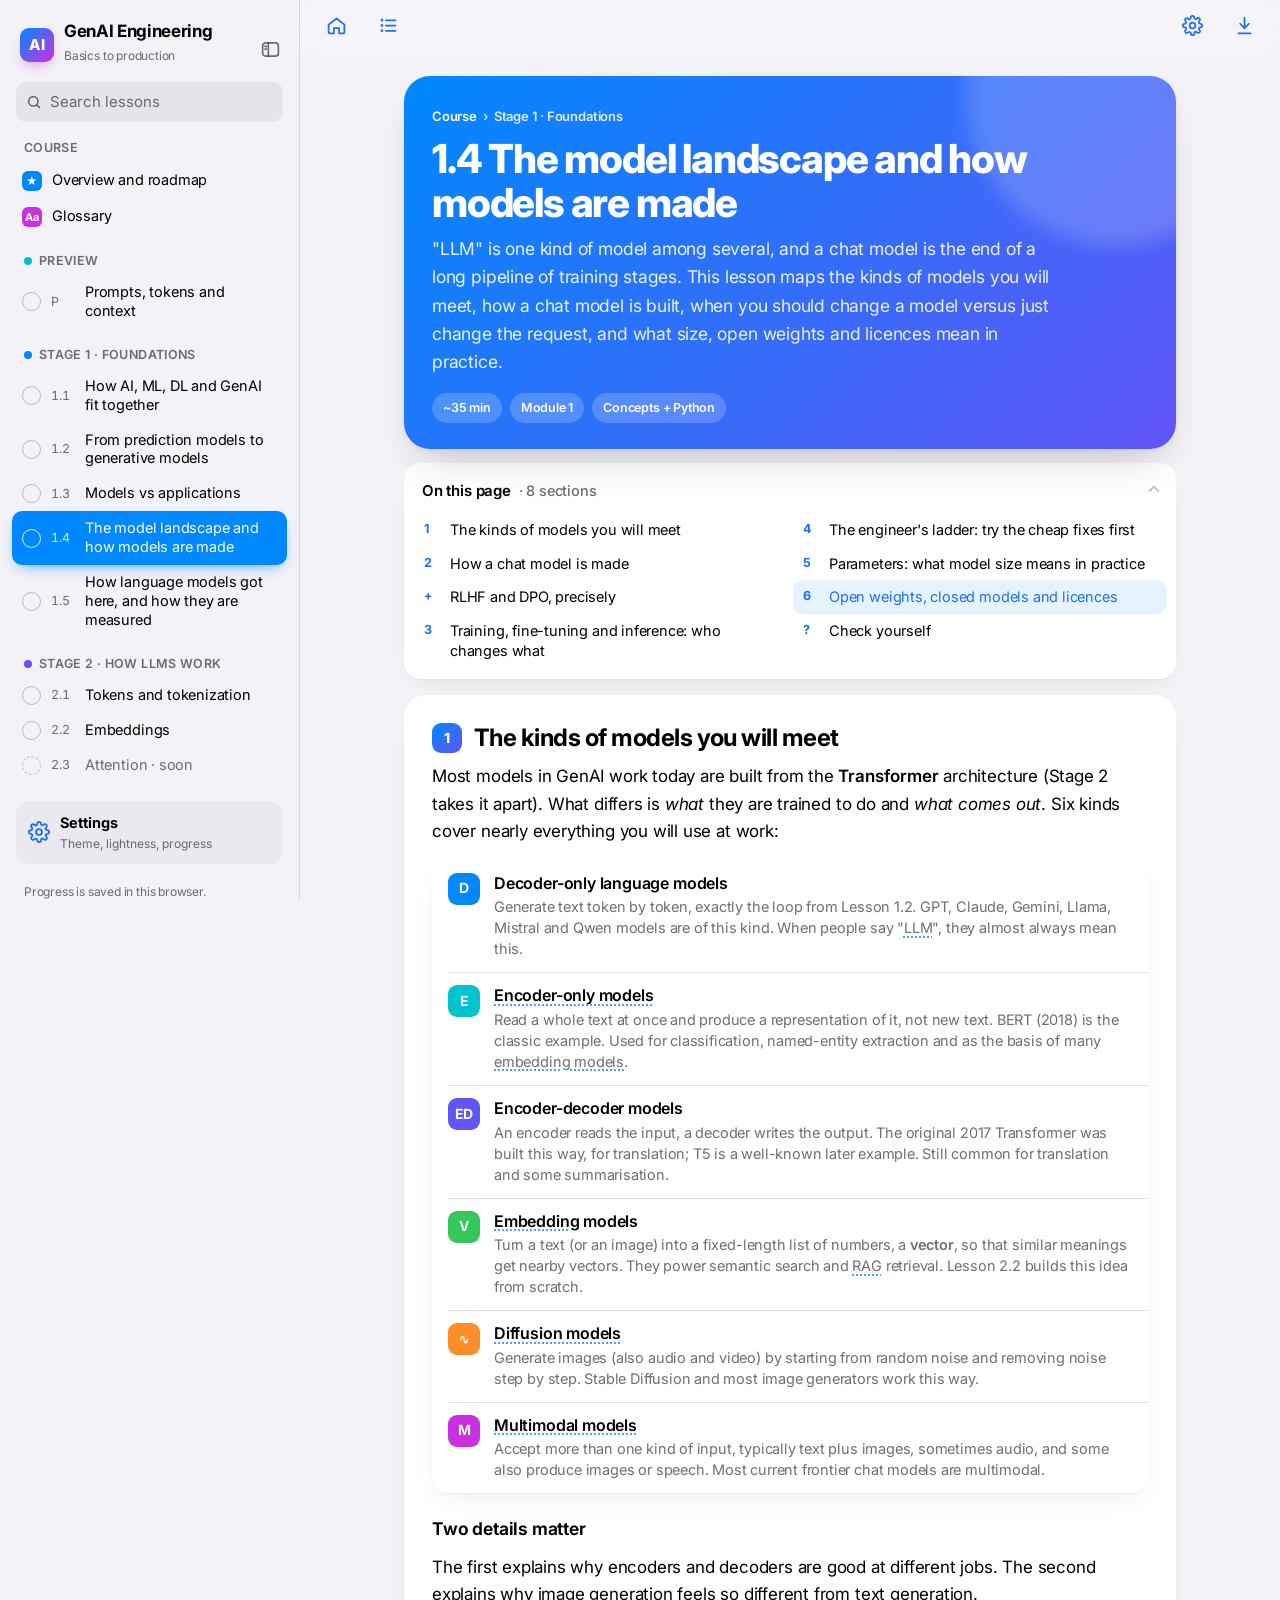
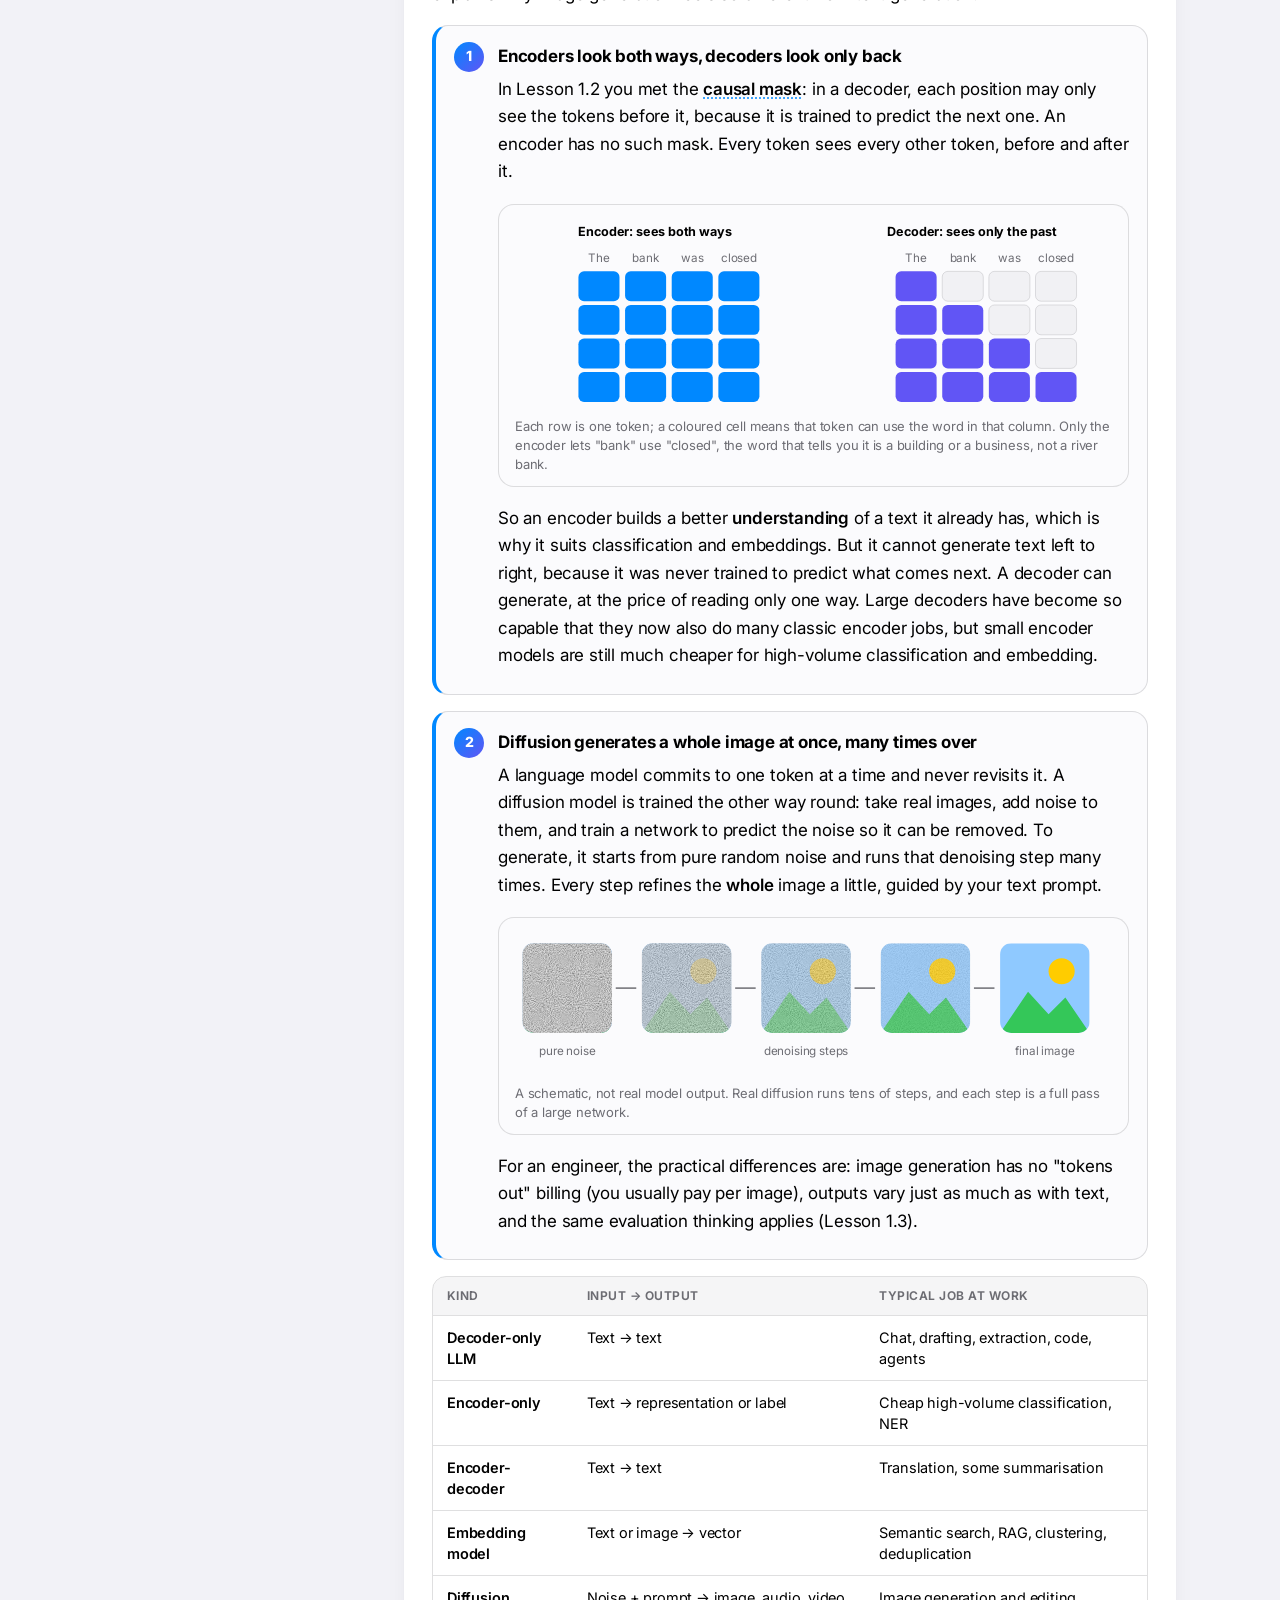
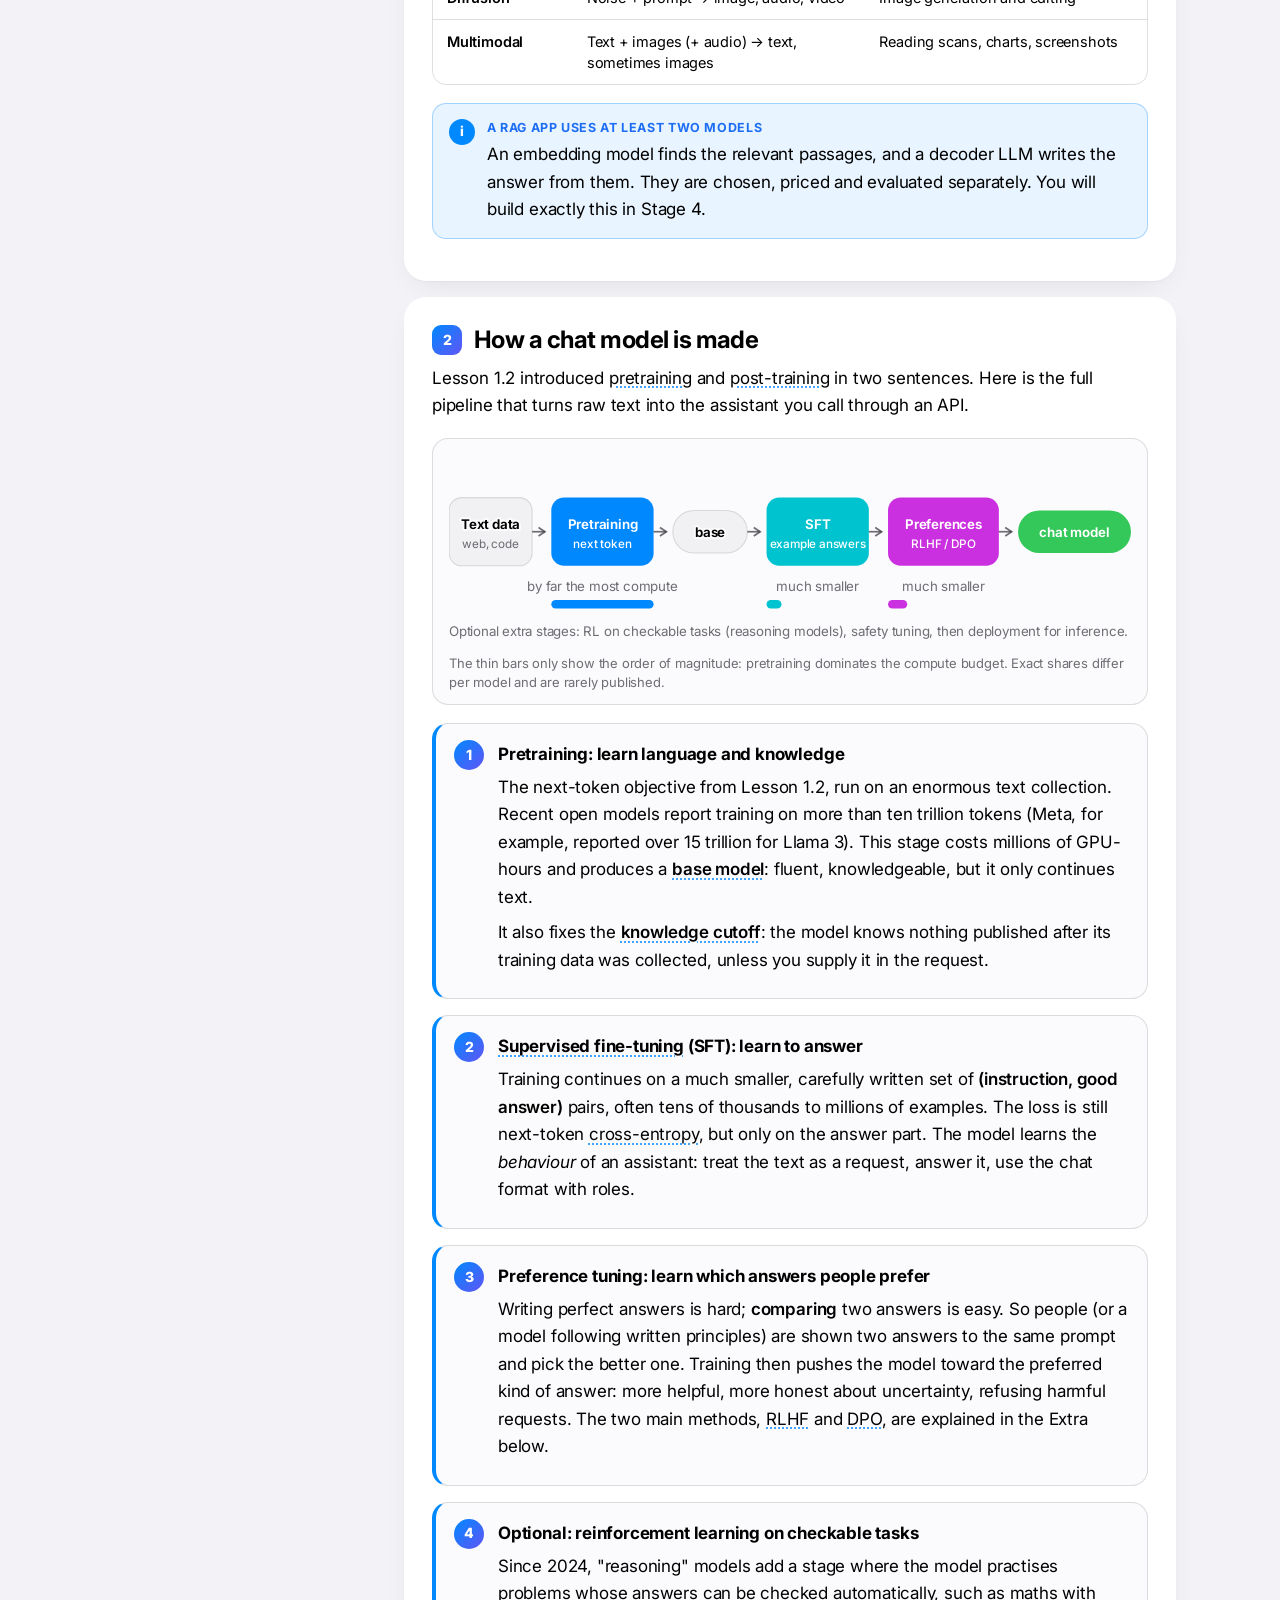
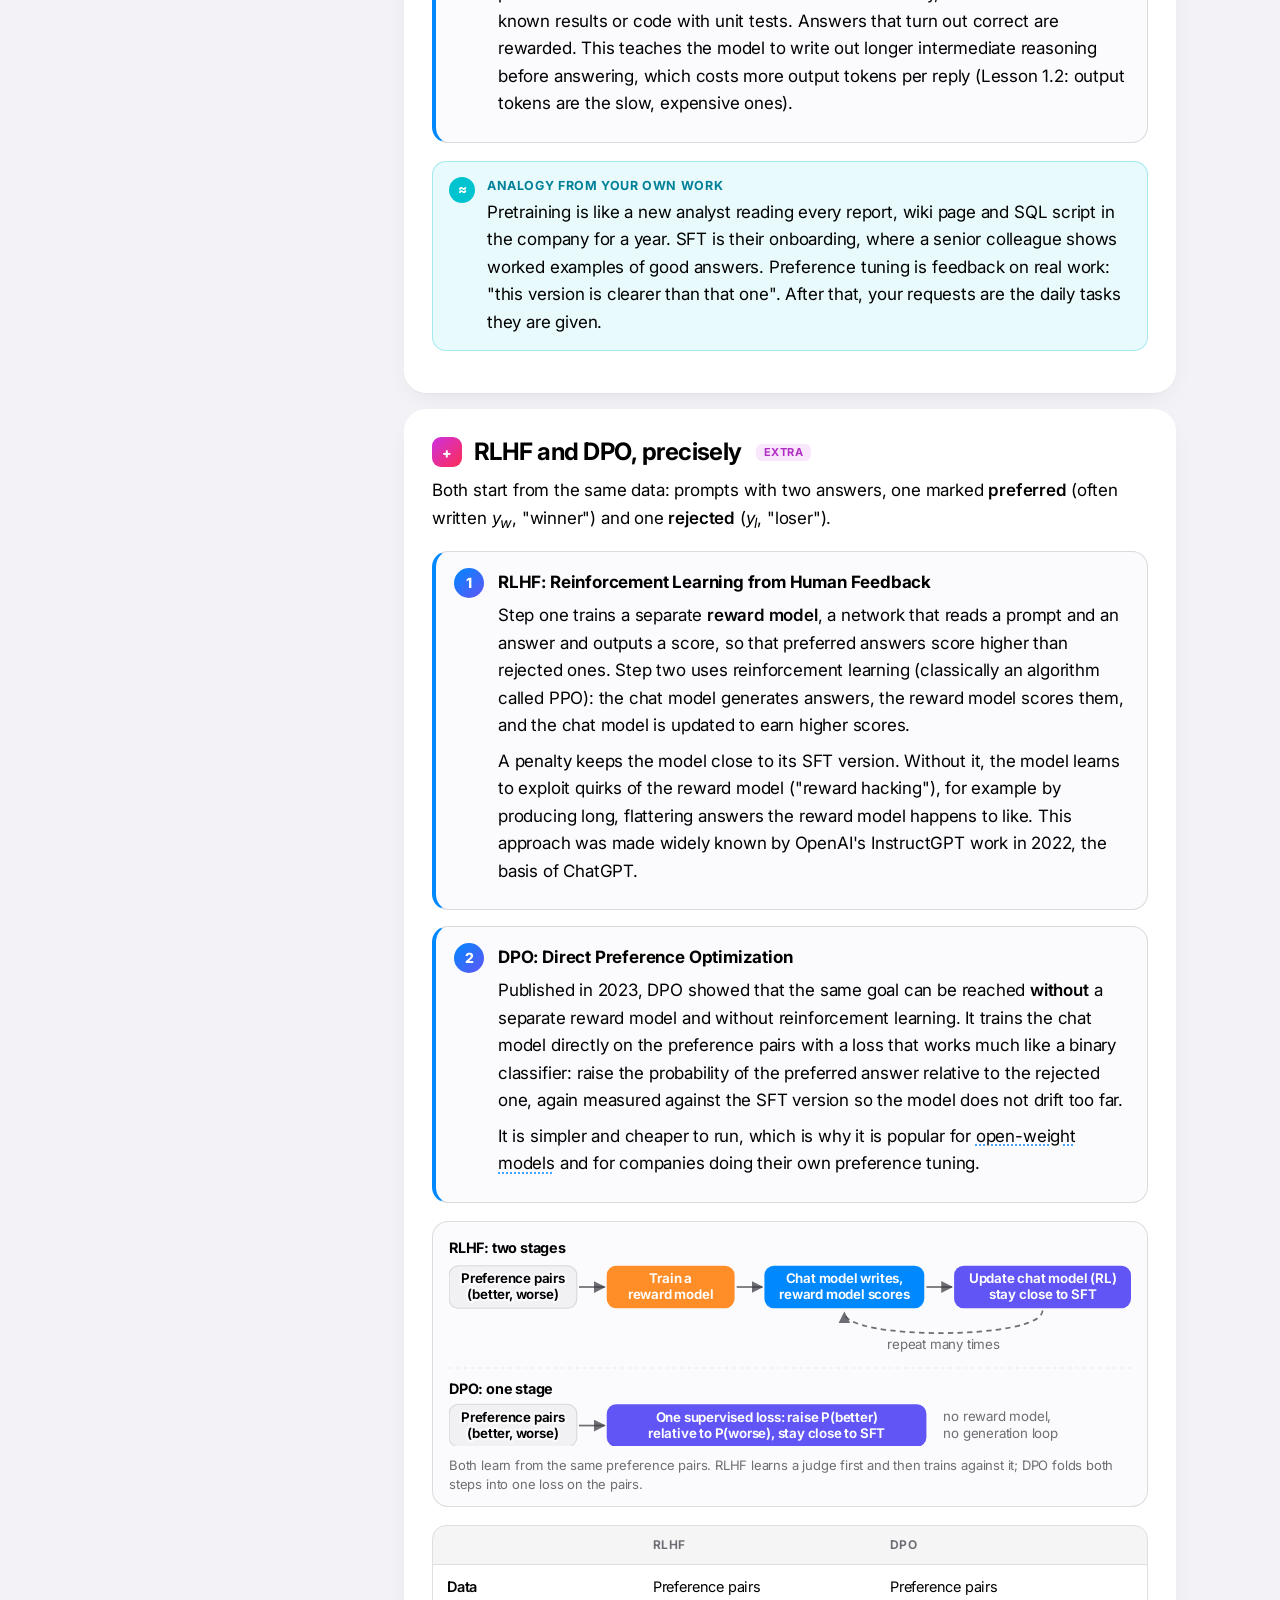
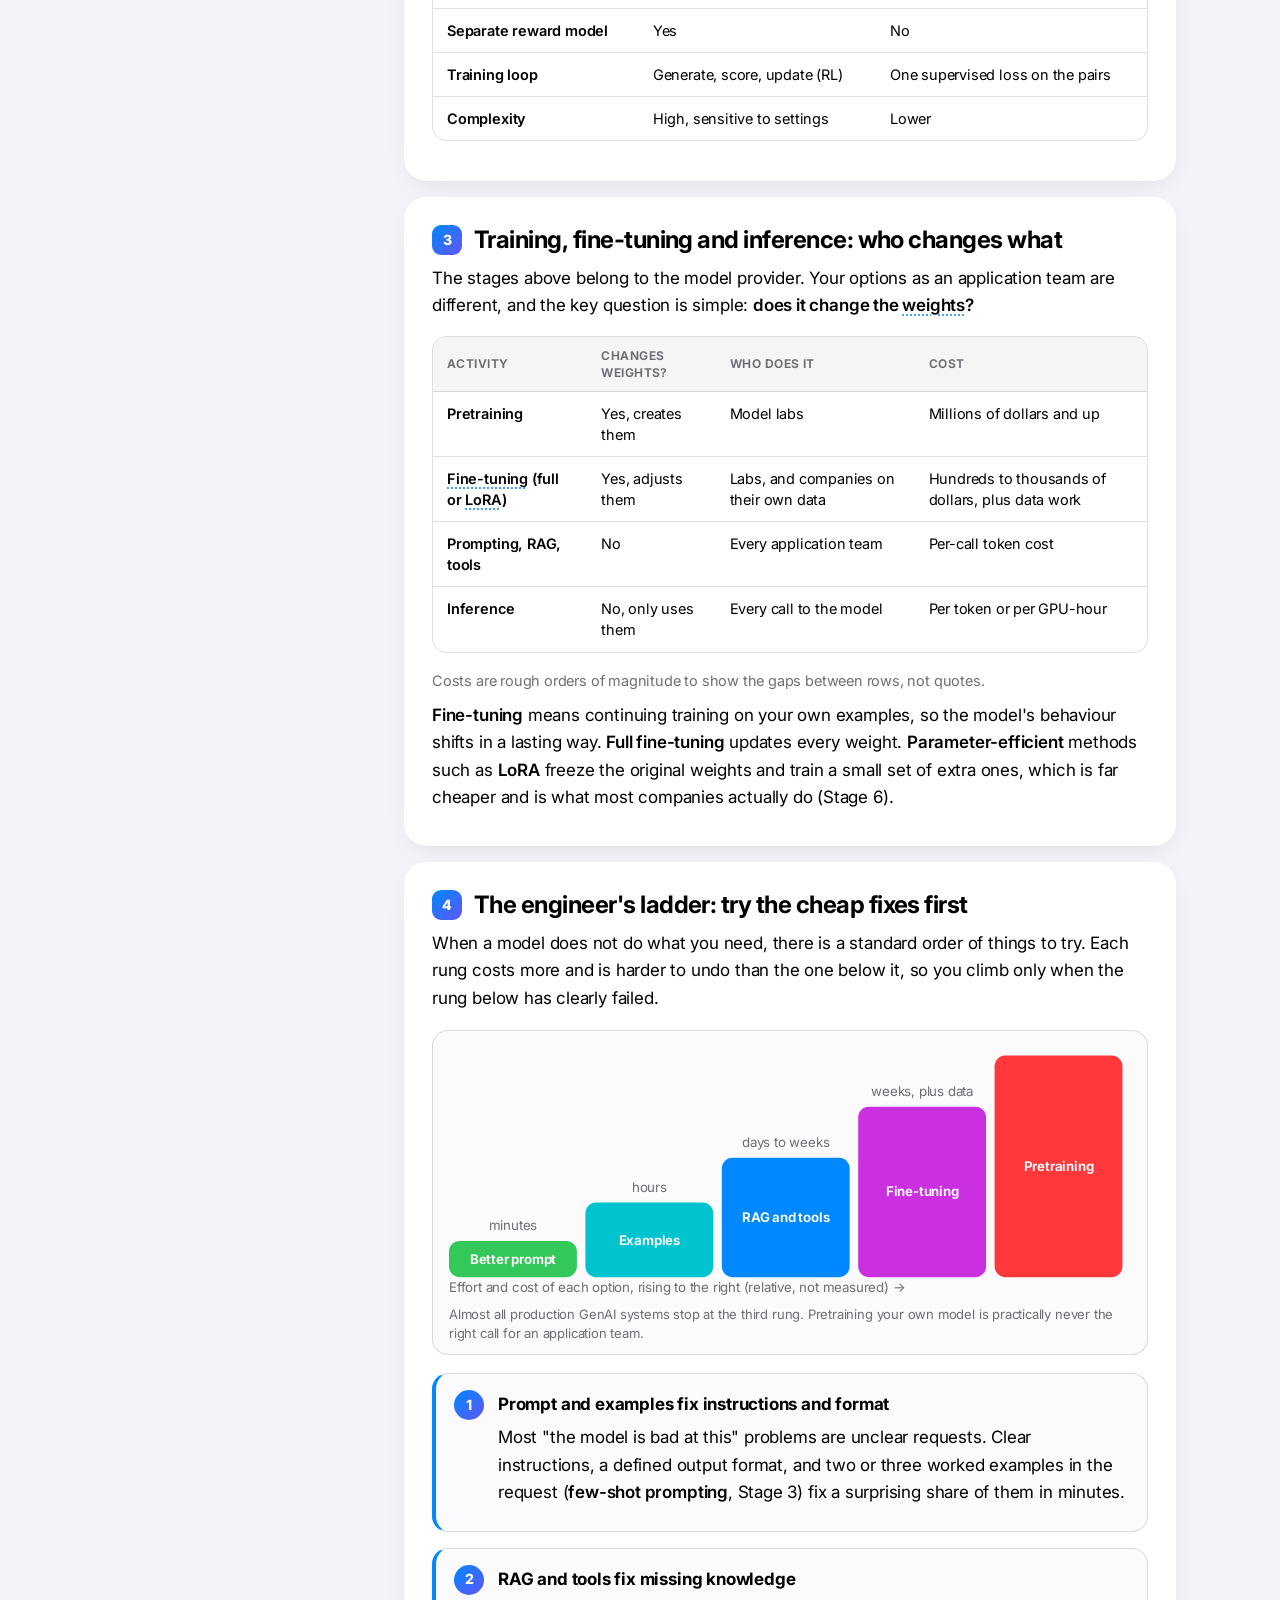
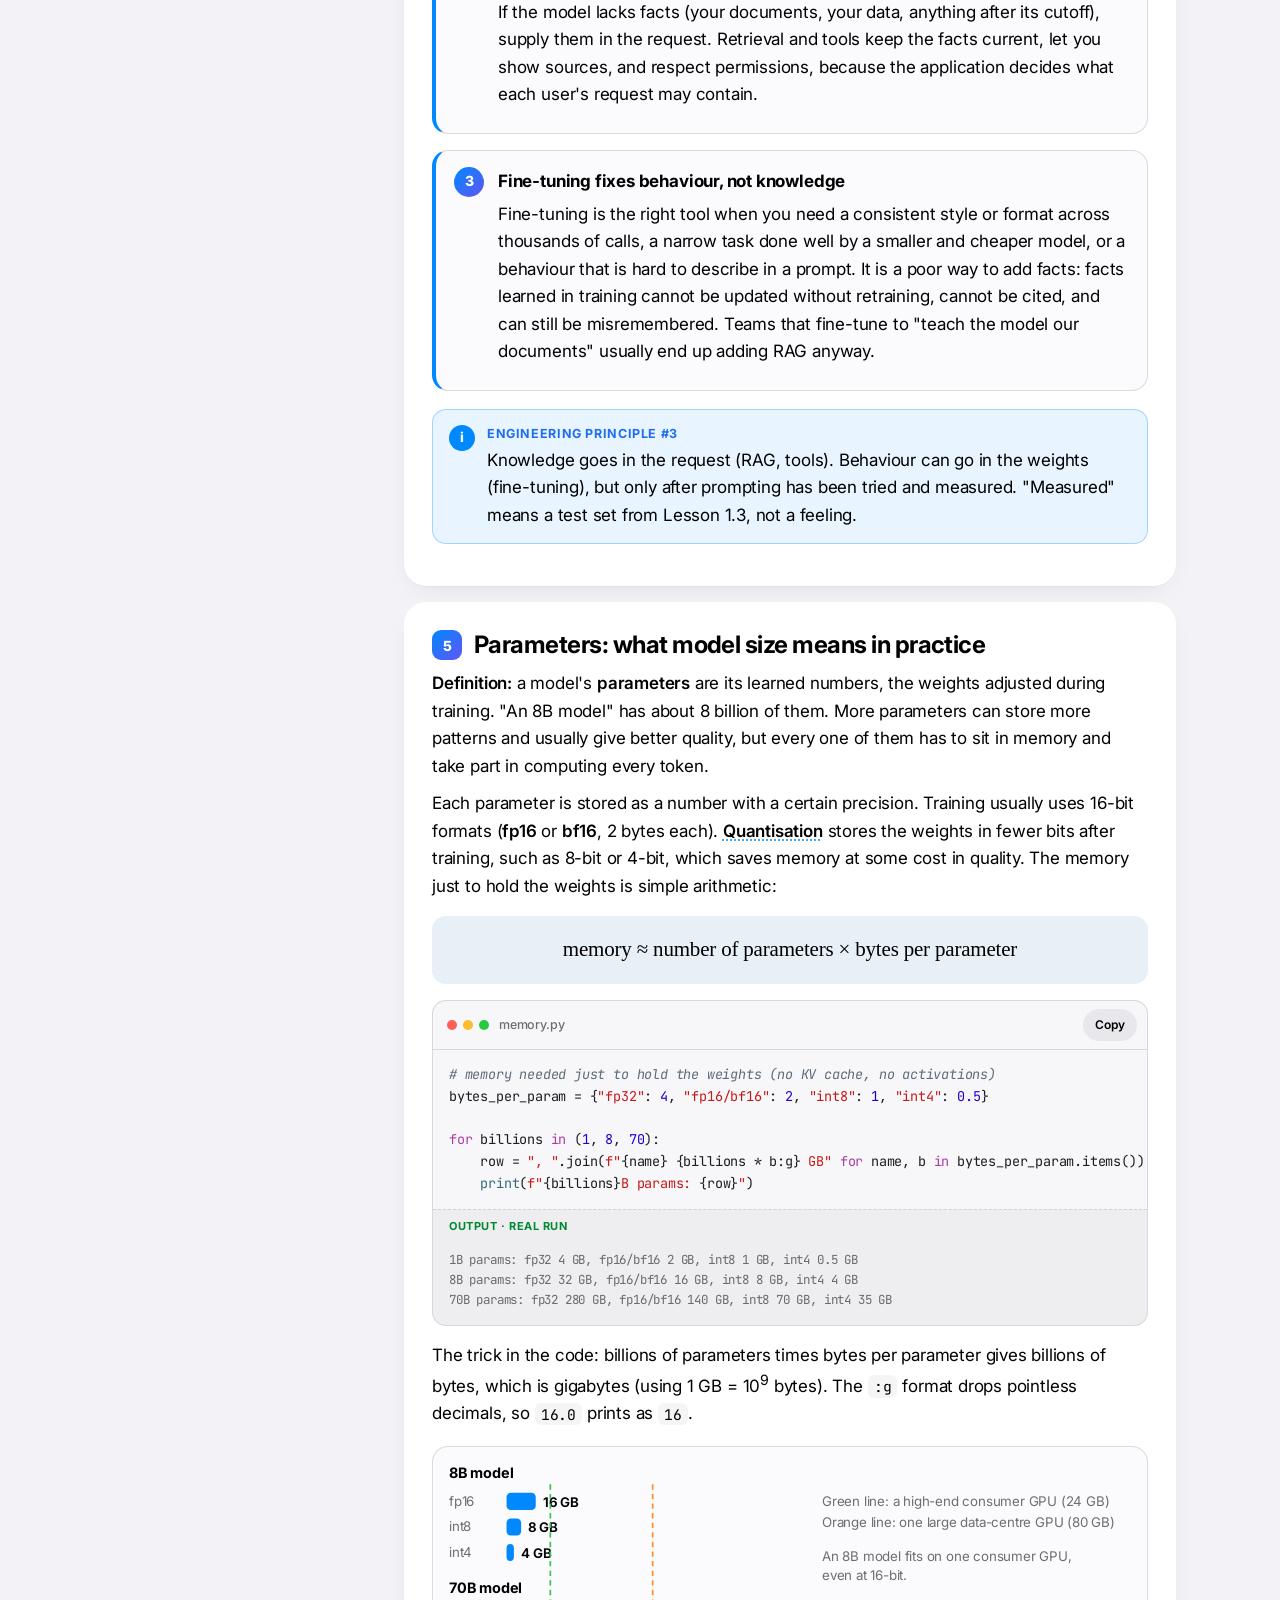
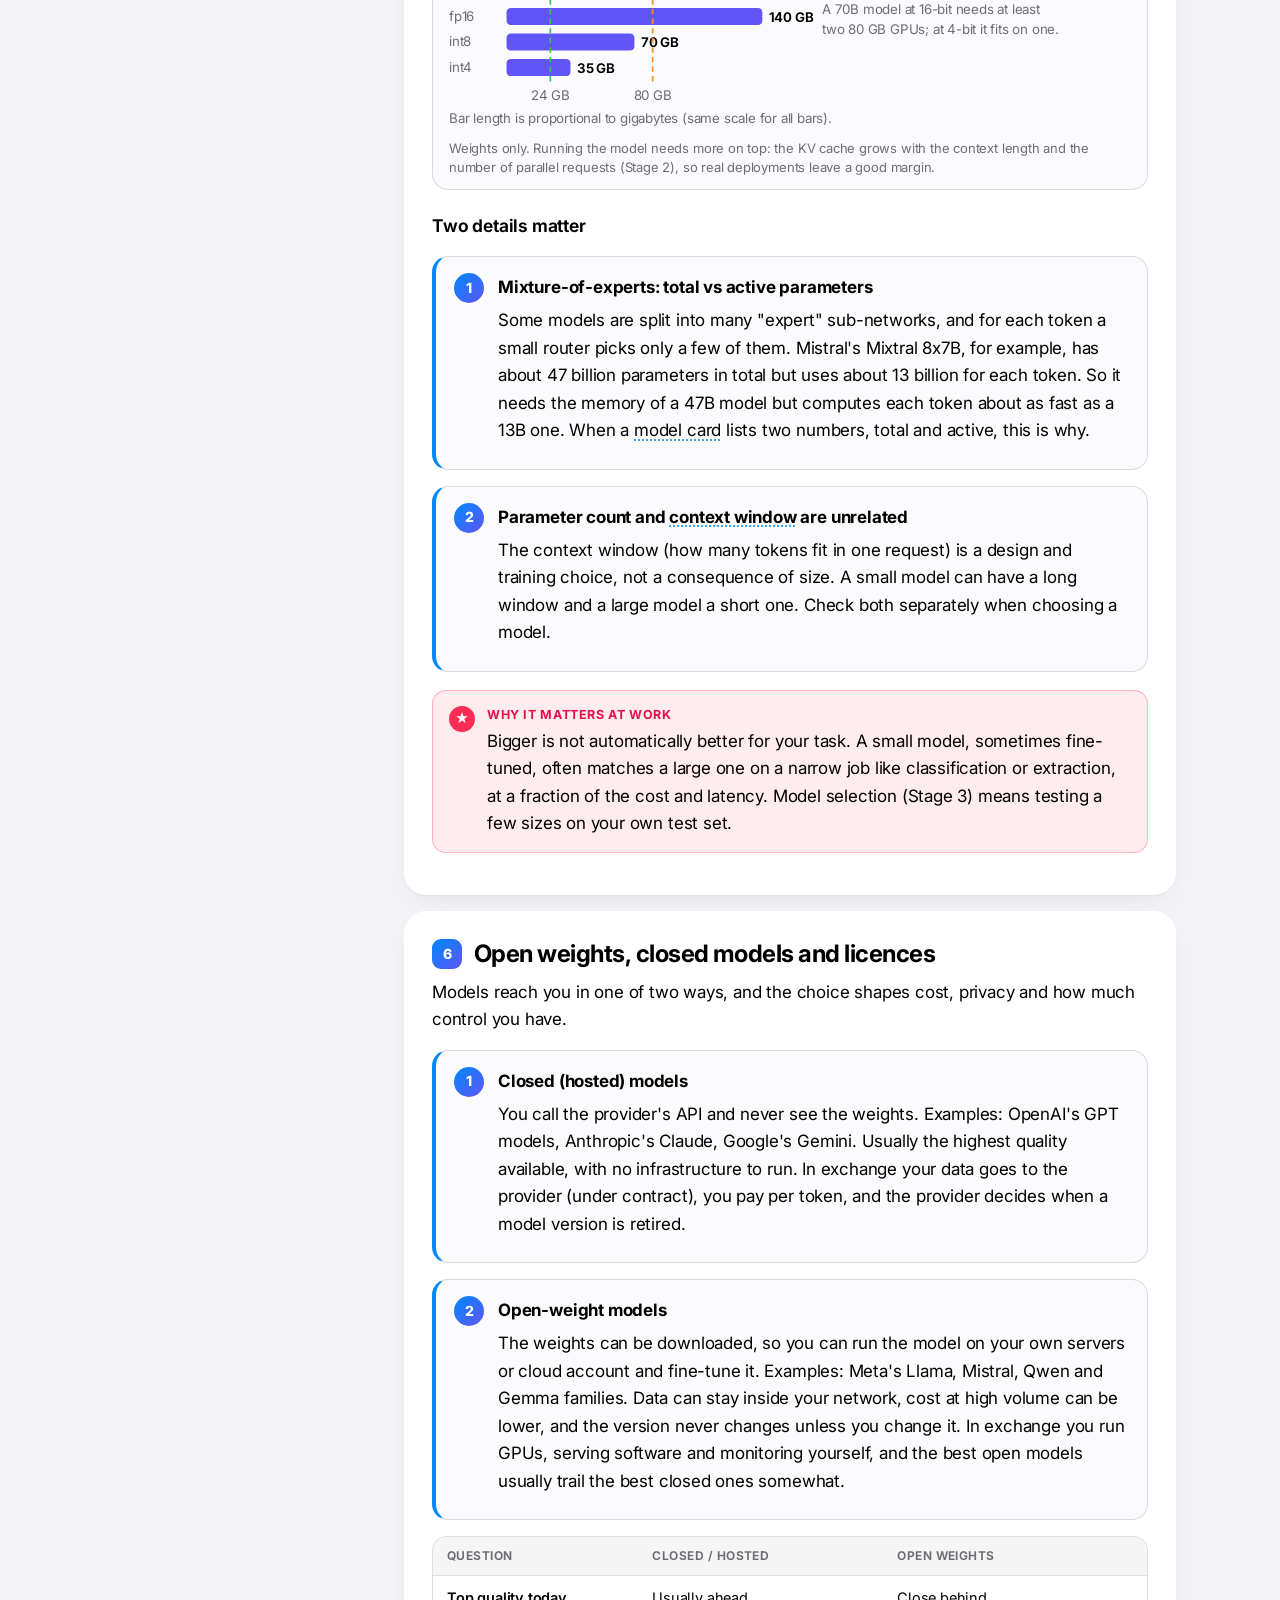
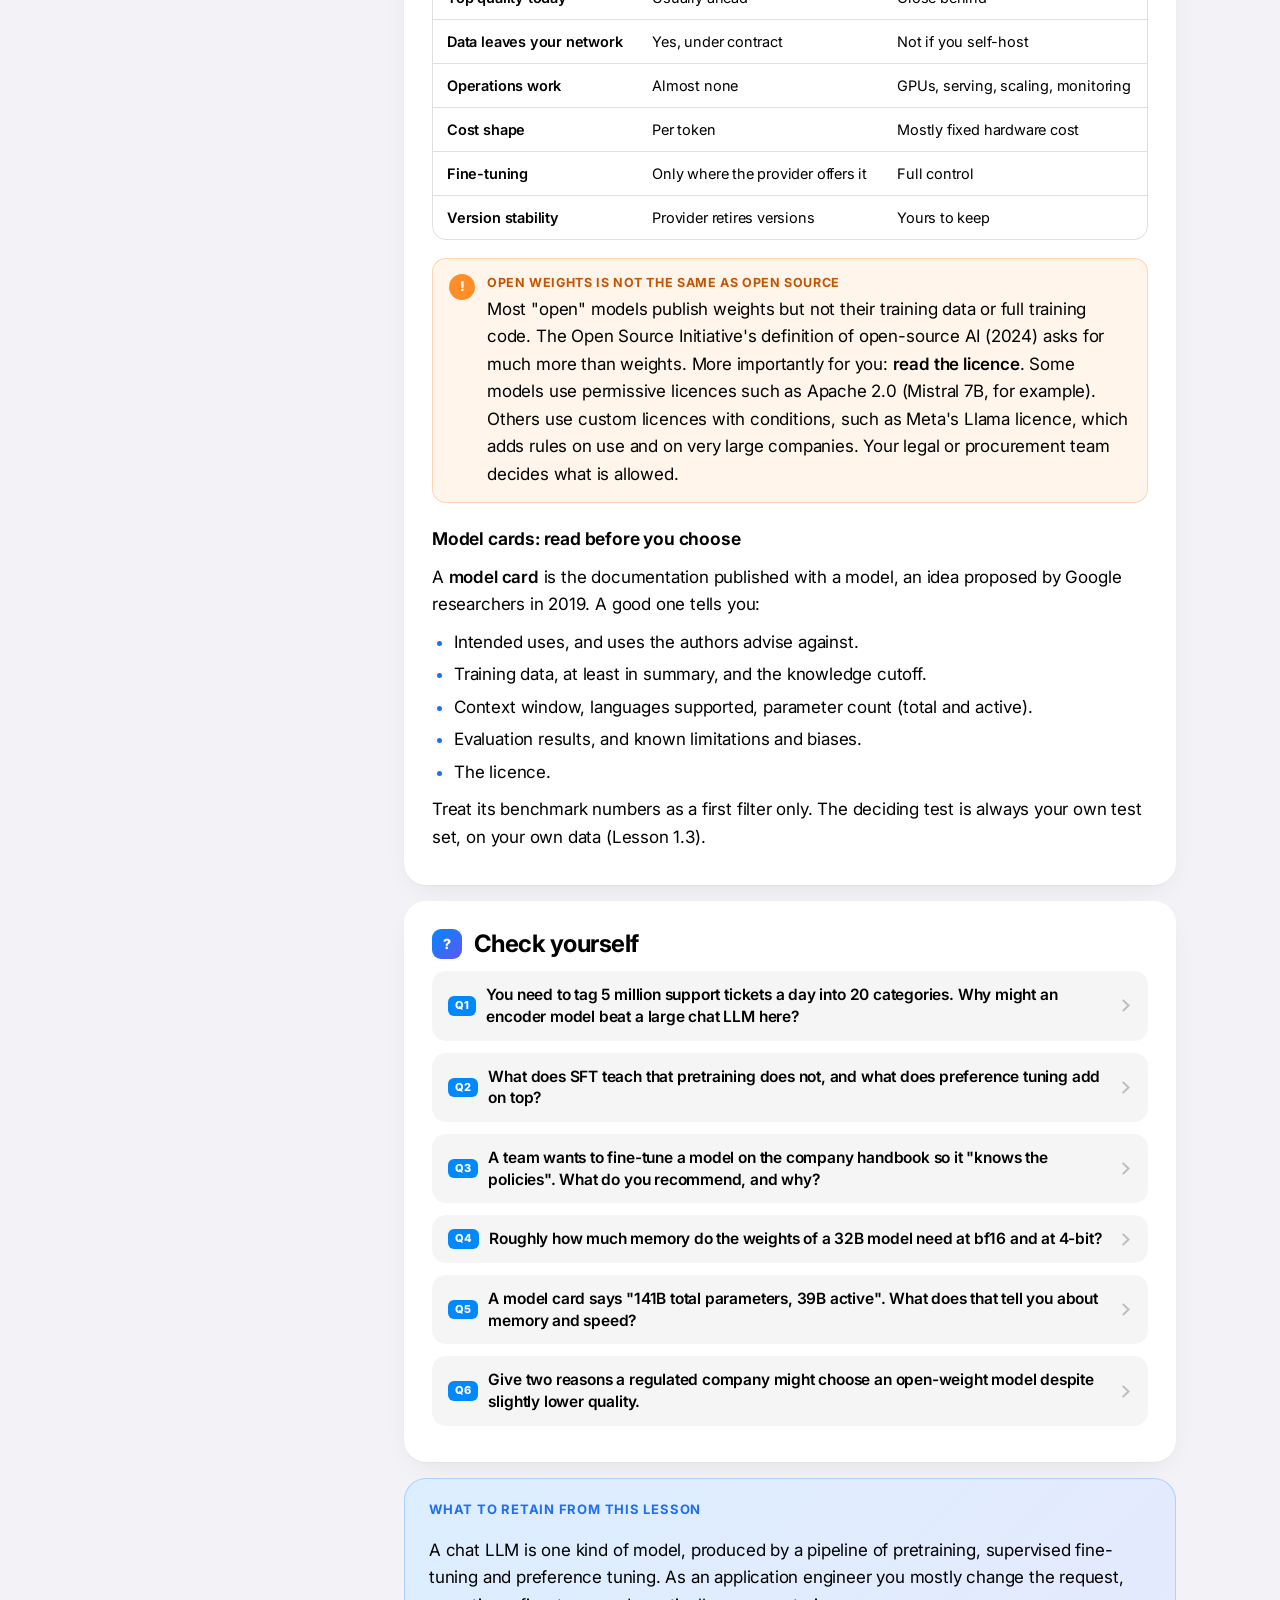
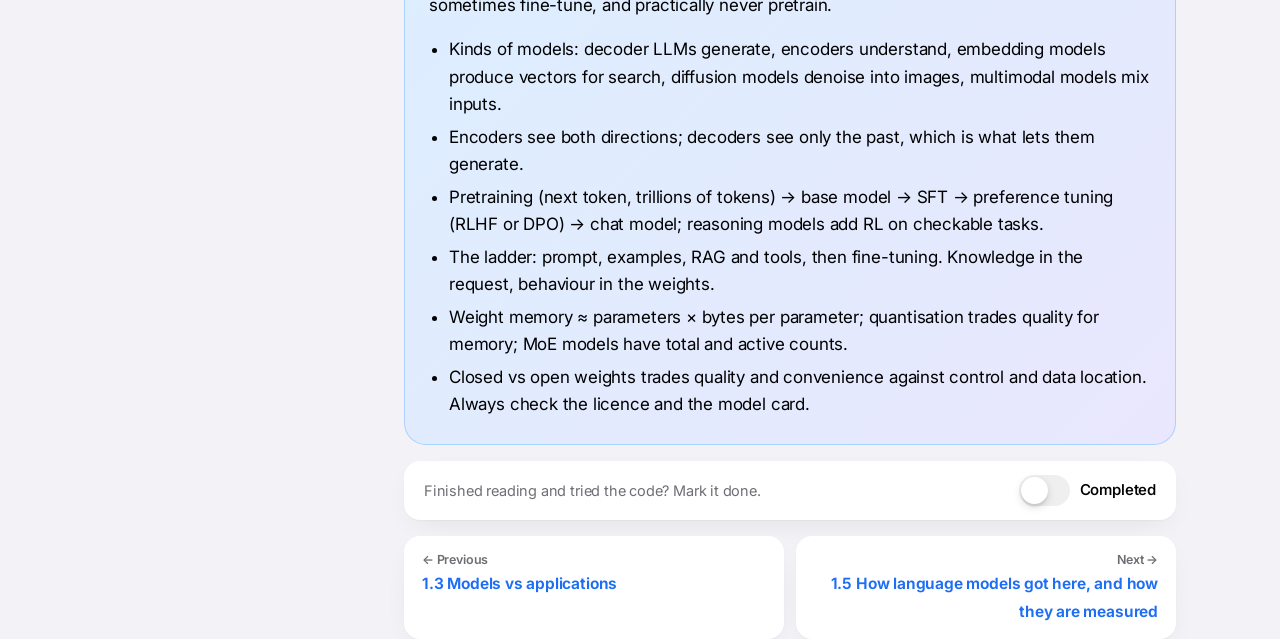
<file: lessons/1-4-model-landscape.html>
<!DOCTYPE html>
<html lang="en">
<head>
<meta charset="utf-8">
<meta name="viewport" content="width=device-width, initial-scale=1, viewport-fit=cover">
<title>1.4 · The model landscape and how models are made</title>
<meta name="color-scheme" content="light dark">
<meta name="theme-color" content="#F2F2F7" media="(prefers-color-scheme: light)">
<meta name="theme-color" content="#000000" media="(prefers-color-scheme: dark)">
<script src="../assets/boot.js"></script>
<link rel="stylesheet" href="https://fonts.googleapis.com/css2?family=Inter:wght@400;500;600;700;800&family=JetBrains+Mono:wght@400;500&display=swap">
<link rel="stylesheet" href="../assets/style.css">
<link rel="stylesheet" href="../assets/glass.css">
</head>
<body data-id="l1-4" data-root="../">
<div class="shell"><div class="main">
<main class="content page">

<section class="l-hero">
  <div class="crumbs"><a href="../index.html">Course</a><span>›</span><span>Stage 1 · Foundations</span></div>
  <h1>1.4 The model landscape and how models are made</h1>
  <p>"LLM" is one kind of model among several, and a chat model is the end of a long pipeline of training stages. This lesson maps the kinds of models you will meet, how a chat model is built, when you should change a model versus just change the request, and what size, open weights and licences mean in practice.</p>
  <div class="chips"><span class="chip">~35 min</span><span class="chip">Module 1</span><span class="chip">Concepts + Python</span></div>
</section>

<details class="toc" id="toc"></details>

<section class="sec" id="families">
  <h2><span class="n">1</span>The kinds of models you will meet</h2>
  <p>Most models in GenAI work today are built from the <strong>Transformer</strong> architecture (Stage 2 takes it apart). What differs is <em>what</em> they are trained to do and <em>what comes out</em>. Six kinds cover nearly everything you will use at work:</p>
  <div class="list plain" style="margin:14px 0">
    <div class="row"><div class="icon bg-blue">D</div><div><div class="t">Decoder-only language models</div><div class="d">Generate text token by token, exactly the loop from Lesson 1.2. GPT, Claude, Gemini, Llama, Mistral and Qwen models are of this kind. When people say "LLM", they almost always mean this.</div></div></div>
    <div class="row"><div class="icon bg-teal">E</div><div><div class="t">Encoder-only models</div><div class="d">Read a whole text at once and produce a representation of it, not new text. BERT (2018) is the classic example. Used for classification, named-entity extraction and as the basis of many embedding models.</div></div></div>
    <div class="row"><div class="icon bg-indigo">ED</div><div><div class="t">Encoder-decoder models</div><div class="d">An encoder reads the input, a decoder writes the output. The original 2017 Transformer was built this way, for translation; T5 is a well-known later example. Still common for translation and some summarisation.</div></div></div>
    <div class="row"><div class="icon bg-green">V</div><div><div class="t">Embedding models</div><div class="d">Turn a text (or an image) into a fixed-length list of numbers, a <strong>vector</strong>, so that similar meanings get nearby vectors. They power semantic search and RAG retrieval. Lesson 2.2 builds this idea from scratch.</div></div></div>
    <div class="row"><div class="icon bg-orange">∿</div><div><div class="t">Diffusion models</div><div class="d">Generate images (also audio and video) by starting from random noise and removing noise step by step. Stable Diffusion and most image generators work this way.</div></div></div>
    <div class="row"><div class="icon bg-purple">M</div><div><div class="t">Multimodal models</div><div class="d">Accept more than one kind of input, typically text plus images, sometimes audio, and some also produce images or speech. Most current frontier chat models are multimodal.</div></div></div>
  </div>

  <h3>Two details matter</h3>
  <p>The first explains why encoders and decoders are good at different jobs. The second explains why image generation feels so different from text generation.</p>
  <div class="point">
    <div class="point-n">1</div>
    <div>
      <div class="point-t">Encoders look both ways, decoders look only back</div>
      <p>In Lesson 1.2 you met the <strong>causal mask</strong>: in a decoder, each position may only see the tokens before it, because it is trained to predict the next one. An encoder has no such mask. Every token sees every other token, before and after it.</p>
      <figure class="fig">
        <div class="sv"><svg viewBox="0 0 640 200" role="img" aria-label="Encoder: every token sees every token. Decoder: each token sees only earlier tokens">
          <text x="150" y="16" class="h mid">Encoder: sees both ways</text>
          <text x="490" y="16" class="h mid">Decoder: sees only the past</text>
          <g transform="translate(60,30)">
            <text x="30" y="14" class="mid">The</text><text x="80" y="14" class="mid">bank</text><text x="130" y="14" class="mid">was</text><text x="180" y="14" class="mid">closed</text>
            <rect x="8" y="24" width="44" height="32" rx="6" class="box a"/><rect x="58" y="24" width="44" height="32" rx="6" class="box a"/><rect x="108" y="24" width="44" height="32" rx="6" class="box a"/><rect x="158" y="24" width="44" height="32" rx="6" class="box a"/>
            <rect x="8" y="60" width="44" height="32" rx="6" class="box a"/><rect x="58" y="60" width="44" height="32" rx="6" class="box a"/><rect x="108" y="60" width="44" height="32" rx="6" class="box a"/><rect x="158" y="60" width="44" height="32" rx="6" class="box a"/>
            <rect x="8" y="96" width="44" height="32" rx="6" class="box a"/><rect x="58" y="96" width="44" height="32" rx="6" class="box a"/><rect x="108" y="96" width="44" height="32" rx="6" class="box a"/><rect x="158" y="96" width="44" height="32" rx="6" class="box a"/>
            <rect x="8" y="132" width="44" height="32" rx="6" class="box a"/><rect x="58" y="132" width="44" height="32" rx="6" class="box a"/><rect x="108" y="132" width="44" height="32" rx="6" class="box a"/><rect x="158" y="132" width="44" height="32" rx="6" class="box a"/>
          </g>
          <g transform="translate(400,30)">
            <text x="30" y="14" class="mid">The</text><text x="80" y="14" class="mid">bank</text><text x="130" y="14" class="mid">was</text><text x="180" y="14" class="mid">closed</text>
            <rect x="8" y="24" width="44" height="32" rx="6" class="box b"/><rect x="58" y="24" width="44" height="32" rx="6" class="box"/><rect x="108" y="24" width="44" height="32" rx="6" class="box"/><rect x="158" y="24" width="44" height="32" rx="6" class="box"/>
            <rect x="8" y="60" width="44" height="32" rx="6" class="box b"/><rect x="58" y="60" width="44" height="32" rx="6" class="box b"/><rect x="108" y="60" width="44" height="32" rx="6" class="box"/><rect x="158" y="60" width="44" height="32" rx="6" class="box"/>
            <rect x="8" y="96" width="44" height="32" rx="6" class="box b"/><rect x="58" y="96" width="44" height="32" rx="6" class="box b"/><rect x="108" y="96" width="44" height="32" rx="6" class="box b"/><rect x="158" y="96" width="44" height="32" rx="6" class="box"/>
            <rect x="8" y="132" width="44" height="32" rx="6" class="box b"/><rect x="58" y="132" width="44" height="32" rx="6" class="box b"/><rect x="108" y="132" width="44" height="32" rx="6" class="box b"/><rect x="158" y="132" width="44" height="32" rx="6" class="box b"/>
          </g>
        </svg></div>
        <figcaption>Each row is one token; a coloured cell means that token can use the word in that column. Only the encoder lets "bank" use "closed", the word that tells you it is a building or a business, not a river bank.</figcaption>
      </figure>
      <p>So an encoder builds a better <strong>understanding</strong> of a text it already has, which is why it suits classification and embeddings. But it cannot generate text left to right, because it was never trained to predict what comes next. A decoder can generate, at the price of reading only one way. Large decoders have become so capable that they now also do many classic encoder jobs, but small encoder models are still much cheaper for high-volume classification and embedding.</p>
    </div>
  </div>
  <div class="point">
    <div class="point-n">2</div>
    <div>
      <div class="point-t">Diffusion generates a whole image at once, many times over</div>
      <p>A language model commits to one token at a time and never revisits it. A diffusion model is trained the other way round: take real images, add noise to them, and train a network to predict the noise so it can be removed. To generate, it starts from pure random noise and runs that denoising step many times. Every step refines the <strong>whole</strong> image a little, guided by your text prompt.</p>
      <figure class="fig">
        <div class="sv"><svg viewBox="0 0 640 150" role="img" aria-label="Five frames going from pure noise to a clear picture">
          <defs>
            <filter id="noise14" x="0" y="0" width="100%" height="100%"><feTurbulence type="fractalNoise" baseFrequency="0.9" numOctaves="2" seed="4"/><feColorMatrix type="saturate" values="0"/><feComponentTransfer><feFuncA type="table" tableValues="1 1"/></feComponentTransfer></filter>
            <clipPath id="frame14"><rect width="96" height="96" rx="12"/></clipPath>
          </defs>
          <g transform="translate(8,10)"><g clip-path="url(#frame14)"><rect width="96" height="96" fill="#8FC9FF"/><circle cx="66" cy="30" r="14" fill="#FFCC00"/><path d="M0 96 L30 52 L52 76 L70 58 L96 96Z" fill="#34C759"/><rect width="96" height="96" filter="url(#noise14)" opacity="1"/></g></g>
          <g transform="translate(136,10)"><g clip-path="url(#frame14)"><rect width="96" height="96" fill="#8FC9FF"/><circle cx="66" cy="30" r="14" fill="#FFCC00"/><path d="M0 96 L30 52 L52 76 L70 58 L96 96Z" fill="#34C759"/><rect width="96" height="96" filter="url(#noise14)" opacity=".8"/></g></g>
          <g transform="translate(264,10)"><g clip-path="url(#frame14)"><rect width="96" height="96" fill="#8FC9FF"/><circle cx="66" cy="30" r="14" fill="#FFCC00"/><path d="M0 96 L30 52 L52 76 L70 58 L96 96Z" fill="#34C759"/><rect width="96" height="96" filter="url(#noise14)" opacity=".55"/></g></g>
          <g transform="translate(392,10)"><g clip-path="url(#frame14)"><rect width="96" height="96" fill="#8FC9FF"/><circle cx="66" cy="30" r="14" fill="#FFCC00"/><path d="M0 96 L30 52 L52 76 L70 58 L96 96Z" fill="#34C759"/><rect width="96" height="96" filter="url(#noise14)" opacity=".25"/></g></g>
          <g transform="translate(520,10)"><g clip-path="url(#frame14)"><rect width="96" height="96" fill="#8FC9FF"/><circle cx="66" cy="30" r="14" fill="#FFCC00"/><path d="M0 96 L30 52 L52 76 L70 58 L96 96Z" fill="#34C759"/></g></g>
          <path d="M108 58 H130" class="arr"/><path d="M236 58 H258" class="arr"/><path d="M364 58 H386" class="arr"/><path d="M492 58 H514" class="arr"/>
          <text x="56" y="130" class="mid">pure noise</text><text x="312" y="130" class="mid">denoising steps</text><text x="568" y="130" class="mid">final image</text>
        </svg></div>
        <figcaption>A schematic, not real model output. Real diffusion runs tens of steps, and each step is a full pass of a large network.</figcaption>
      </figure>
      <p>For an engineer, the practical differences are: image generation has no "tokens out" billing (you usually pay per image), outputs vary just as much as with text, and the same evaluation thinking applies (Lesson 1.3).</p>
    </div>
  </div>
  <div class="tbl"><table>
    <thead><tr><th>Kind</th><th>Input → output</th><th>Typical job at work</th></tr></thead>
    <tbody>
    <tr><td>Decoder-only LLM</td><td>Text → text</td><td>Chat, drafting, extraction, code, agents</td></tr>
    <tr><td>Encoder-only</td><td>Text → representation or label</td><td>Cheap high-volume classification, NER</td></tr>
    <tr><td>Encoder-decoder</td><td>Text → text</td><td>Translation, some summarisation</td></tr>
    <tr><td>Embedding model</td><td>Text or image → vector</td><td>Semantic search, RAG, clustering, deduplication</td></tr>
    <tr><td>Diffusion</td><td>Noise + prompt → image, audio, video</td><td>Image generation and editing</td></tr>
    <tr><td>Multimodal</td><td>Text + images (+ audio) → text, sometimes images</td><td>Reading scans, charts, screenshots</td></tr>
    </tbody></table></div>
  <div class="callout c-key"><div class="ci">i</div><div><div class="ct">A RAG app uses at least two models</div><p>An embedding model finds the relevant passages, and a decoder LLM writes the answer from them. They are chosen, priced and evaluated separately. You will build exactly this in Stage 4.</p></div></div>
</section>

<section class="sec" id="lifecycle">
  <h2><span class="n">2</span>How a chat model is made</h2>
  <p>Lesson 1.2 introduced pretraining and post-training in two sentences. Here is the full pipeline that turns raw text into the assistant you call through an API.</p>
  <figure class="fig">
    <div class="sv"><svg viewBox="0 0 640 178" role="img" aria-label="Pipeline: data, pretraining, base model, supervised fine-tuning, preference tuning, chat model, deployment">
      <rect x="0" y="40" width="78" height="64" rx="12" class="box"/><text x="39" y="69" class="v mid">Text data</text><text x="39" y="87" class="mid" style="font-size:11px">web, code</text>
      <rect x="96" y="40" width="96" height="64" rx="12" class="box a"/><text x="144" y="69" class="w mid">Pretraining</text><text x="144" y="87" class="w mid" style="font-size:11px;font-weight:500">next token</text>
      <rect x="210" y="52" width="70" height="40" rx="20" class="box"/><text x="245" y="77" class="v mid">base</text>
      <rect x="298" y="40" width="96" height="64" rx="12" class="box t"/><text x="346" y="69" class="w mid">SFT</text><text x="346" y="87" class="w mid" style="font-size:11px;font-weight:500">example answers</text>
      <rect x="412" y="40" width="104" height="64" rx="12" class="box p"/><text x="464" y="69" class="w mid">Preferences</text><text x="464" y="87" class="w mid" style="font-size:11px;font-weight:500">RLHF / DPO</text>
      <rect x="534" y="52" width="106" height="40" rx="20" class="box g"/><text x="587" y="77" class="w mid">chat model</text>
      <path d="M78 72 H90" class="arr"/><path d="M84 68 l6 4 -6 4" class="arr"/>
      <path d="M192 72 H204" class="arr"/><path d="M198 68 l6 4 -6 4" class="arr"/>
      <path d="M280 72 H292" class="arr"/><path d="M286 68 l6 4 -6 4" class="arr"/>
      <path d="M394 72 H406" class="arr"/><path d="M400 68 l6 4 -6 4" class="arr"/>
      <path d="M516 72 H528" class="arr"/><path d="M522 68 l6 4 -6 4" class="arr"/>
      <text x="144" y="128" class="mid">by far the most compute</text>
      <rect x="96" y="136" width="96" height="8" rx="4" class="box a grow-x"/>
      <rect x="298" y="136" width="14" height="8" rx="4" class="box t grow-x"/>
      <rect x="412" y="136" width="18" height="8" rx="4" class="box p grow-x"/>
      <text x="346" y="128" class="mid">much smaller</text><text x="464" y="128" class="mid">much smaller</text>
      <text x="0" y="170">Optional extra stages: RL on checkable tasks (reasoning models), safety tuning, then deployment for inference.</text>
    </svg></div>
    <figcaption>The thin bars only show the order of magnitude: pretraining dominates the compute budget. Exact shares differ per model and are rarely published.</figcaption>
  </figure>

  <div class="point">
    <div class="point-n">1</div>
    <div>
      <div class="point-t">Pretraining: learn language and knowledge</div>
      <p>The next-token objective from Lesson 1.2, run on an enormous text collection. Recent open models report training on more than ten trillion tokens (Meta, for example, reported over 15 trillion for Llama 3). This stage costs millions of GPU-hours and produces a <strong>base model</strong>: fluent, knowledgeable, but it only continues text.</p>
      <p>It also fixes the <strong>knowledge cutoff</strong>: the model knows nothing published after its training data was collected, unless you supply it in the request.</p>
    </div>
  </div>
  <div class="point">
    <div class="point-n">2</div>
    <div>
      <div class="point-t">Supervised fine-tuning (SFT): learn to answer</div>
      <p>Training continues on a much smaller, carefully written set of <strong>(instruction, good answer)</strong> pairs, often tens of thousands to millions of examples. The loss is still next-token cross-entropy, but only on the answer part. The model learns the <em>behaviour</em> of an assistant: treat the text as a request, answer it, use the chat format with roles.</p>
    </div>
  </div>
  <div class="point">
    <div class="point-n">3</div>
    <div>
      <div class="point-t">Preference tuning: learn which answers people prefer</div>
      <p>Writing perfect answers is hard; <strong>comparing</strong> two answers is easy. So people (or a model following written principles) are shown two answers to the same prompt and pick the better one. Training then pushes the model toward the preferred kind of answer: more helpful, more honest about uncertainty, refusing harmful requests. The two main methods, RLHF and DPO, are explained in the Extra below.</p>
    </div>
  </div>
  <div class="point">
    <div class="point-n">4</div>
    <div>
      <div class="point-t">Optional: reinforcement learning on checkable tasks</div>
      <p>Since 2024, "reasoning" models add a stage where the model practises problems whose answers can be checked automatically, such as maths with known results or code with unit tests. Answers that turn out correct are rewarded. This teaches the model to write out longer intermediate reasoning before answering, which costs more output tokens per reply (Lesson 1.2: output tokens are the slow, expensive ones).</p>
    </div>
  </div>
  <div class="callout c-sql"><div class="ci">≈</div><div><div class="ct">Analogy from your own work</div><p>Pretraining is like a new analyst reading every report, wiki page and SQL script in the company for a year. SFT is their onboarding, where a senior colleague shows worked examples of good answers. Preference tuning is feedback on real work: "this version is clearer than that one". After that, your requests are the daily tasks they are given.</p></div></div>
</section>

<section class="sec extra" id="rlhf-dpo">
  <h2><span class="n">+</span>RLHF and DPO, precisely <span class="tag-extra">Extra</span></h2>
  <p>Both start from the same data: prompts with two answers, one marked <strong>preferred</strong> (often written <i>y<sub>w</sub></i>, "winner") and one <strong>rejected</strong> (<i>y<sub>l</sub></i>, "loser").</p>
  <div class="point">
    <div class="point-n">1</div>
    <div>
      <div class="point-t">RLHF: Reinforcement Learning from Human Feedback</div>
      <p>Step one trains a separate <strong>reward model</strong>, a network that reads a prompt and an answer and outputs a score, so that preferred answers score higher than rejected ones. Step two uses reinforcement learning (classically an algorithm called PPO): the chat model generates answers, the reward model scores them, and the chat model is updated to earn higher scores.</p>
      <p>A penalty keeps the model close to its SFT version. Without it, the model learns to exploit quirks of the reward model ("reward hacking"), for example by producing long, flattering answers the reward model happens to like. This approach was made widely known by OpenAI's InstructGPT work in 2022, the basis of ChatGPT.</p>
    </div>
  </div>
  <div class="point">
    <div class="point-n">2</div>
    <div>
      <div class="point-t">DPO: Direct Preference Optimization</div>
      <p>Published in 2023, DPO showed that the same goal can be reached <strong>without</strong> a separate reward model and without reinforcement learning. It trains the chat model directly on the preference pairs with a loss that works much like a binary classifier: raise the probability of the preferred answer relative to the rejected one, again measured against the SFT version so the model does not drift too far.</p>
      <p>It is simpler and cheaper to run, which is why it is popular for open-weight models and for companies doing their own preference tuning.</p>
    </div>
  </div>
  <figure class="fig">
    <div class="sv"><svg viewBox="0 0 640 196" role="img" aria-label="RLHF pipeline with a reward model and RL loop versus DPO with a single loss">
      <defs><marker id="ah14r" viewBox="0 0 10 10" refX="9" refY="5" markerWidth="7" markerHeight="7" orient="auto-start-reverse"><path d="M0 0 L10 5 L0 10 z" style="fill:var(--label2)"/></marker></defs>
      <text x="0" y="14" class="h">RLHF: two stages</text>
      <rect x="0" y="26" width="120" height="40" rx="9" class="box "/><text x="60.0" y="42.5" class="mid v">Preference pairs</text><text x="60.0" y="57.5" class="mid v">(better, worse)</text>
      <path d="M122 46 L146 46" class="arr " marker-end="url(#ah14r)"/>
      <rect x="148" y="26" width="120" height="40" rx="9" class="box o"/><text x="208.0" y="42.5" class="mid w">Train a</text><text x="208.0" y="57.5" class="mid w">reward model</text>
      <path d="M270 46 L294 46" class="arr " marker-end="url(#ah14r)"/>
      <rect x="296" y="26" width="150" height="40" rx="9" class="box a"/><text x="371.0" y="42.5" class="mid w">Chat model writes,</text><text x="371.0" y="57.5" class="mid w">reward model scores</text>
      <path d="M448 46 L472 46" class="arr " marker-end="url(#ah14r)"/>
      <rect x="474" y="26" width="166" height="40" rx="9" class="box b"/><text x="557.0" y="42.5" class="mid w">Update chat model (RL)</text><text x="557.0" y="57.5" class="mid w">stay close to SFT</text>
      <path d="M557 68 C557 96 371 96 371 70" class="arr dash" marker-end="url(#ah14r)"/>
      <text x="464" y="104" class="mid">repeat many times</text>
      <line x1="0" y1="122" x2="640" y2="122" class="grid"/>
      <text x="0" y="146" class="h">DPO: one stage</text>
      <rect x="0" y="156" width="120" height="40" rx="9" class="box "/><text x="60.0" y="172.5" class="mid v">Preference pairs</text><text x="60.0" y="187.5" class="mid v">(better, worse)</text>
      <path d="M122 176 L146 176" class="arr " marker-end="url(#ah14r)"/>
      <rect x="148" y="156" width="300" height="40" rx="9" class="box b"/><text x="298.0" y="172.5" class="mid w">One supervised loss: raise P(better)</text><text x="298.0" y="187.5" class="mid w">relative to P(worse), stay close to SFT</text>
      <text x="464" y="172">no reward model,</text><text x="464" y="188">no generation loop</text>
    </svg></div>
    <figcaption>Both learn from the same preference pairs. RLHF learns a judge first and then trains against it; DPO folds both steps into one loss on the pairs.</figcaption>
  </figure>
  <div class="tbl"><table>
    <thead><tr><th></th><th>RLHF</th><th>DPO</th></tr></thead>
    <tbody>
    <tr><td>Data</td><td>Preference pairs</td><td>Preference pairs</td></tr>
    <tr><td>Separate reward model</td><td>Yes</td><td>No</td></tr>
    <tr><td>Training loop</td><td>Generate, score, update (RL)</td><td>One supervised loss on the pairs</td></tr>
    <tr><td>Complexity</td><td>High, sensitive to settings</td><td>Lower</td></tr>
    </tbody></table></div>
</section>

<section class="sec" id="change-what">
  <h2><span class="n">3</span>Training, fine-tuning and inference: who changes what</h2>
  <p>The stages above belong to the model provider. Your options as an application team are different, and the key question is simple: <strong>does it change the weights?</strong></p>
  <div class="tbl"><table>
    <thead><tr><th>Activity</th><th>Changes weights?</th><th>Who does it</th><th>Cost</th></tr></thead>
    <tbody>
    <tr><td>Pretraining</td><td>Yes, creates them</td><td>Model labs</td><td>Millions of dollars and up</td></tr>
    <tr><td>Fine-tuning (full or LoRA)</td><td>Yes, adjusts them</td><td>Labs, and companies on their own data</td><td>Hundreds to thousands of dollars, plus data work</td></tr>
    <tr><td>Prompting, RAG, tools</td><td>No</td><td>Every application team</td><td>Per-call token cost</td></tr>
    <tr><td>Inference</td><td>No, only uses them</td><td>Every call to the model</td><td>Per token or per GPU-hour</td></tr>
    </tbody></table></div>
  <p class="muted">Costs are rough orders of magnitude to show the gaps between rows, not quotes.</p>
  <p><strong>Fine-tuning</strong> means continuing training on your own examples, so the model's behaviour shifts in a lasting way. <strong>Full fine-tuning</strong> updates every weight. <strong>Parameter-efficient</strong> methods such as <strong>LoRA</strong> freeze the original weights and train a small set of extra ones, which is far cheaper and is what most companies actually do (Stage 6).</p>
</section>

<section class="sec" id="ladder">
  <h2><span class="n">4</span>The engineer's ladder: try the cheap fixes first</h2>
  <p>When a model does not do what you need, there is a standard order of things to try. Each rung costs more and is harder to undo than the one below it, so you climb only when the rung below has clearly failed.</p>
  <figure class="fig">
    <div class="sv"><svg viewBox="0 0 640 232" role="img" aria-label="Ladder of options from prompt to pretraining, rising in cost">
      <rect x="0" y="182" width="120" height="34" rx="10" class="box g grow"/><text x="60" y="204" class="w mid">Better prompt</text>
      <rect x="128" y="146" width="120" height="70" rx="10" class="box t grow"/><text x="188" y="186" class="w mid">Examples</text>
      <rect x="256" y="104" width="120" height="112" rx="10" class="box a grow"/><text x="316" y="164" class="w mid">RAG and tools</text>
      <rect x="384" y="56" width="120" height="160" rx="10" class="box p grow"/><text x="444" y="140" class="w mid">Fine-tuning</text>
      <rect x="512" y="8" width="120" height="208" rx="10" class="box r grow"/><text x="572" y="116" class="w mid">Pretraining</text>
      <text x="60" y="172" class="mid">minutes</text><text x="188" y="136" class="mid">hours</text><text x="316" y="94" class="mid">days to weeks</text><text x="444" y="46" class="mid">weeks, plus data</text>
      <text x="0" y="230">Effort and cost of each option, rising to the right (relative, not measured) →</text>
    </svg></div>
    <figcaption>Almost all production GenAI systems stop at the third rung. Pretraining your own model is practically never the right call for an application team.</figcaption>
  </figure>
  <div class="point">
    <div class="point-n">1</div>
    <div>
      <div class="point-t">Prompt and examples fix instructions and format</div>
      <p>Most "the model is bad at this" problems are unclear requests. Clear instructions, a defined output format, and two or three worked examples in the request (<strong>few-shot prompting</strong>, Stage 3) fix a surprising share of them in minutes.</p>
    </div>
  </div>
  <div class="point">
    <div class="point-n">2</div>
    <div>
      <div class="point-t">RAG and tools fix missing knowledge</div>
      <p>If the model lacks facts (your documents, your data, anything after its cutoff), supply them in the request. Retrieval and tools keep the facts current, let you show sources, and respect permissions, because the application decides what each user's request may contain.</p>
    </div>
  </div>
  <div class="point">
    <div class="point-n">3</div>
    <div>
      <div class="point-t">Fine-tuning fixes behaviour, not knowledge</div>
      <p>Fine-tuning is the right tool when you need a consistent style or format across thousands of calls, a narrow task done well by a smaller and cheaper model, or a behaviour that is hard to describe in a prompt. It is a poor way to add facts: facts learned in training cannot be updated without retraining, cannot be cited, and can still be misremembered. Teams that fine-tune to "teach the model our documents" usually end up adding RAG anyway.</p>
    </div>
  </div>
  <div class="callout c-key"><div class="ci">i</div><div><div class="ct">Engineering principle #3</div><p>Knowledge goes in the request (RAG, tools). Behaviour can go in the weights (fine-tuning), but only after prompting has been tried and measured. "Measured" means a test set from Lesson 1.3, not a feeling.</p></div></div>
</section>

<section class="sec" id="size">
  <h2><span class="n">5</span>Parameters: what model size means in practice</h2>
  <p><strong>Definition:</strong> a model's <strong>parameters</strong> are its learned numbers, the weights adjusted during training. "An 8B model" has about 8 billion of them. More parameters can store more patterns and usually give better quality, but every one of them has to sit in memory and take part in computing every token.</p>
  <p>Each parameter is stored as a number with a certain precision. Training usually uses 16-bit formats (<strong>fp16</strong> or <strong>bf16</strong>, 2 bytes each). <strong>Quantisation</strong> stores the weights in fewer bits after training, such as 8-bit or 4-bit, which saves memory at some cost in quality. The memory just to hold the weights is simple arithmetic:</p>
  <div class="math">memory ≈ number of parameters × bytes per parameter</div>
  <div class="code"><div class="code-bar"><span class="lights"><i></i><i></i><i></i></span><span class="lbl">memory.py</span><button class="copy">Copy</button></div>
<pre><code><span class="tk-c"># memory needed just to hold the weights (no KV cache, no activations)</span>
bytes_per_param = {<span class="tk-s">"fp32"</span>: <span class="tk-n">4</span>, <span class="tk-s">"fp16/bf16"</span>: <span class="tk-n">2</span>, <span class="tk-s">"int8"</span>: <span class="tk-n">1</span>, <span class="tk-s">"int4"</span>: <span class="tk-n">0.5</span>}

<span class="tk-k">for</span> billions <span class="tk-k">in</span> (<span class="tk-n">1</span>, <span class="tk-n">8</span>, <span class="tk-n">70</span>):
    row = <span class="tk-s">", "</span>.join(<span class="tk-s">f"</span>{name}<span class="tk-s"> </span>{billions * b:g}<span class="tk-s"> GB"</span> <span class="tk-k">for</span> name, b <span class="tk-k">in</span> bytes_per_param.items())
    <span class="tk-f">print</span>(<span class="tk-s">f"</span>{billions}<span class="tk-s">B params: </span>{row}<span class="tk-s">"</span>)</code></pre>
    <div class="out"><span class="ol">Output · real run</span><pre>1B params: fp32 4 GB, fp16/bf16 2 GB, int8 1 GB, int4 0.5 GB
8B params: fp32 32 GB, fp16/bf16 16 GB, int8 8 GB, int4 4 GB
70B params: fp32 280 GB, fp16/bf16 140 GB, int8 70 GB, int4 35 GB</pre></div></div>
  <p>The trick in the code: billions of parameters times bytes per parameter gives billions of bytes, which is gigabytes (using 1 GB = 10<sup>9</sup> bytes). The <code>:g</code> format drops pointless decimals, so <code>16.0</code> prints as <code>16</code>.</p>
  <figure class="fig">
    <div class="sv"><svg viewBox="0 0 640 250" role="img" aria-label="Weight memory for 8B and 70B models at different precisions compared with 24 GB and 80 GB GPUs">
      <text x="0" y="14" class="h">8B model</text>
      <text x="0" y="40">fp16</text><rect x="54" y="28" width="27.4" height="16" rx="4" class="box a grow-x"/><text x="88" y="41" class="v">16 GB</text>
      <text x="0" y="64">int8</text><rect x="54" y="52" width="13.7" height="16" rx="4" class="box a grow-x"/><text x="74" y="65" class="v">8 GB</text>
      <text x="0" y="88">int4</text><rect x="54" y="76" width="6.9" height="16" rx="4" class="box a grow-x"/><text x="68" y="89" class="v">4 GB</text>
      <text x="0" y="122" class="h">70B model</text>
      <text x="0" y="148">fp16</text><rect x="54" y="136" width="240" height="16" rx="4" class="box b grow-x"/><text x="300" y="149" class="v">140 GB</text>
      <text x="0" y="172">int8</text><rect x="54" y="160" width="120" height="16" rx="4" class="box b grow-x"/><text x="180" y="173" class="v">70 GB</text>
      <text x="0" y="196">int4</text><rect x="54" y="184" width="60" height="16" rx="4" class="box b grow-x"/><text x="120" y="197" class="v">35 GB</text>
      <line x1="95.1" y1="20" x2="95.1" y2="206" class="arr dash" style="stroke:var(--green)"/>
      <line x1="191.1" y1="20" x2="191.1" y2="206" class="arr dash" style="stroke:var(--orange)"/>
      <text x="95.1" y="222" class="mid">24 GB</text><text x="191.1" y="222" class="mid">80 GB</text>
      <text x="350" y="40">Green line: a high-end consumer GPU (24 GB)</text>
      <text x="350" y="60">Orange line: one large data-centre GPU (80 GB)</text>
      <text x="350" y="92">An 8B model fits on one consumer GPU,</text>
      <text x="350" y="110">even at 16-bit.</text>
      <text x="350" y="142">A 70B model at 16-bit needs at least</text>
      <text x="350" y="160">two 80 GB GPUs; at 4-bit it fits on one.</text>
      <text x="0" y="244">Bar length is proportional to gigabytes (same scale for all bars).</text>
    </svg></div>
    <figcaption>Weights only. Running the model needs more on top: the KV cache grows with the context length and the number of parallel requests (Stage 2), so real deployments leave a good margin.</figcaption>
  </figure>

  <h3>Two details matter</h3>
  <div class="point">
    <div class="point-n">1</div>
    <div>
      <div class="point-t">Mixture-of-experts: total vs active parameters</div>
      <p>Some models are split into many "expert" sub-networks, and for each token a small router picks only a few of them. Mistral's Mixtral 8x7B, for example, has about 47 billion parameters in total but uses about 13 billion for each token. So it needs the memory of a 47B model but computes each token about as fast as a 13B one. When a model card lists two numbers, total and active, this is why.</p>
    </div>
  </div>
  <div class="point">
    <div class="point-n">2</div>
    <div>
      <div class="point-t">Parameter count and context window are unrelated</div>
      <p>The context window (how many tokens fit in one request) is a design and training choice, not a consequence of size. A small model can have a long window and a large model a short one. Check both separately when choosing a model.</p>
    </div>
  </div>
  <div class="callout c-ind"><div class="ci">★</div><div><div class="ct">Why it matters at work</div><p>Bigger is not automatically better for your task. A small model, sometimes fine-tuned, often matches a large one on a narrow job like classification or extraction, at a fraction of the cost and latency. Model selection (Stage 3) means testing a few sizes on your own test set.</p></div></div>
</section>

<section class="sec" id="open-closed">
  <h2><span class="n">6</span>Open weights, closed models and licences</h2>
  <p>Models reach you in one of two ways, and the choice shapes cost, privacy and how much control you have.</p>
  <div class="point">
    <div class="point-n">1</div>
    <div>
      <div class="point-t">Closed (hosted) models</div>
      <p>You call the provider's API and never see the weights. Examples: OpenAI's GPT models, Anthropic's Claude, Google's Gemini. Usually the highest quality available, with no infrastructure to run. In exchange your data goes to the provider (under contract), you pay per token, and the provider decides when a model version is retired.</p>
    </div>
  </div>
  <div class="point">
    <div class="point-n">2</div>
    <div>
      <div class="point-t">Open-weight models</div>
      <p>The weights can be downloaded, so you can run the model on your own servers or cloud account and fine-tune it. Examples: Meta's Llama, Mistral, Qwen and Gemma families. Data can stay inside your network, cost at high volume can be lower, and the version never changes unless you change it. In exchange you run GPUs, serving software and monitoring yourself, and the best open models usually trail the best closed ones somewhat.</p>
    </div>
  </div>
  <div class="tbl"><table>
    <thead><tr><th>Question</th><th>Closed / hosted</th><th>Open weights</th></tr></thead>
    <tbody>
    <tr><td>Top quality today</td><td>Usually ahead</td><td>Close behind</td></tr>
    <tr><td>Data leaves your network</td><td>Yes, under contract</td><td>Not if you self-host</td></tr>
    <tr><td>Operations work</td><td>Almost none</td><td>GPUs, serving, scaling, monitoring</td></tr>
    <tr><td>Cost shape</td><td>Per token</td><td>Mostly fixed hardware cost</td></tr>
    <tr><td>Fine-tuning</td><td>Only where the provider offers it</td><td>Full control</td></tr>
    <tr><td>Version stability</td><td>Provider retires versions</td><td>Yours to keep</td></tr>
    </tbody></table></div>
  <div class="callout c-warn"><div class="ci">!</div><div><div class="ct">Open weights is not the same as open source</div><p>Most "open" models publish weights but not their training data or full training code. The Open Source Initiative's definition of open-source AI (2024) asks for much more than weights. More importantly for you: <strong>read the licence</strong>. Some models use permissive licences such as Apache 2.0 (Mistral 7B, for example). Others use custom licences with conditions, such as Meta's Llama licence, which adds rules on use and on very large companies. Your legal or procurement team decides what is allowed.</p></div></div>

  <h3>Model cards: read before you choose</h3>
  <p>A <strong>model card</strong> is the documentation published with a model, an idea proposed by Google researchers in 2019. A good one tells you:</p>
  <ul>
    <li>Intended uses, and uses the authors advise against.</li>
    <li>Training data, at least in summary, and the knowledge cutoff.</li>
    <li>Context window, languages supported, parameter count (total and active).</li>
    <li>Evaluation results, and known limitations and biases.</li>
    <li>The licence.</li>
  </ul>
  <p>Treat its benchmark numbers as a first filter only. The deciding test is always your own test set, on your own data (Lesson 1.3).</p>
</section>

<section class="sec" id="check">
  <h2><span class="n">?</span>Check yourself</h2>
  <details class="disc"><summary><span class="tag q">Q1</span><span class="q">You need to tag 5 million support tickets a day into 20 categories. Why might an encoder model beat a large chat LLM here?</span><span class="chev"></span></summary>
    <div class="ans"><p>The task is understanding a text that already exists, not generating new text, which is what encoders are built for. A small fine-tuned encoder is far cheaper and faster per ticket, gives a fixed label instead of free text, and at 5 million a day the per-token cost of a large LLM adds up quickly. Test both on a labelled sample before deciding.</p></div></details>
  <details class="disc"><summary><span class="tag q">Q2</span><span class="q">What does SFT teach that pretraining does not, and what does preference tuning add on top?</span><span class="chev"></span></summary>
    <div class="ans"><p>Pretraining teaches language and knowledge but only to continue text. SFT teaches assistant behaviour: treat input as a request and answer it in the chat format. Preference tuning then shifts the model toward the answers people prefer among several acceptable ones: more helpful, more honest, safer.</p></div></details>
  <details class="disc"><summary><span class="tag q">Q3</span><span class="q">A team wants to fine-tune a model on the company handbook so it "knows the policies". What do you recommend, and why?</span><span class="chev"></span></summary>
    <div class="ans"><p>RAG over the handbook instead. Policies change, answers should cite the exact section, and different users may be allowed to see different documents. Fine-tuned facts cannot be updated without retraining, cannot be cited and can be misremembered. Fine-tuning could be added later for tone or format, if a test set shows prompting is not enough.</p></div></details>
  <details class="disc"><summary><span class="tag q">Q4</span><span class="q">Roughly how much memory do the weights of a 32B model need at bf16 and at 4-bit?</span><span class="chev"></span></summary>
    <div class="ans"><p>32 × 2 = 64 GB at bf16, and 32 × 0.5 = 16 GB at 4-bit. Running it needs extra memory on top for the KV cache and activations.</p></div></details>
  <details class="disc"><summary><span class="tag q">Q5</span><span class="q">A model card says "141B total parameters, 39B active". What does that tell you about memory and speed?</span><span class="chev"></span></summary>
    <div class="ans"><p>It is a mixture-of-experts model. Memory must hold all 141B parameters, but each token only uses about 39B, so per-token compute is closer to a 39B dense model.</p></div></details>
  <details class="disc"><summary><span class="tag q">Q6</span><span class="q">Give two reasons a regulated company might choose an open-weight model despite slightly lower quality.</span><span class="chev"></span></summary>
    <div class="ans"><p>Any two of: data never leaves its own network; the model version stays fixed, which helps validation and audit; cost at very high volume; freedom to fine-tune; no dependency on a provider retiring a model. The licence still has to be approved.</p></div></details>
</section>

<section class="recap">
  <h2>What to retain from this lesson</h2>
  <p>A chat LLM is one kind of model, produced by a pipeline of pretraining, supervised fine-tuning and preference tuning. As an application engineer you mostly change the request, sometimes fine-tune, and practically never pretrain.</p>
  <ul>
    <li>Kinds of models: decoder LLMs generate, encoders understand, embedding models produce vectors for search, diffusion models denoise into images, multimodal models mix inputs.</li>
    <li>Encoders see both directions; decoders see only the past, which is what lets them generate.</li>
    <li>Pretraining (next token, trillions of tokens) → base model → SFT → preference tuning (RLHF or DPO) → chat model; reasoning models add RL on checkable tasks.</li>
    <li>The ladder: prompt, examples, RAG and tools, then fine-tuning. Knowledge in the request, behaviour in the weights.</li>
    <li>Weight memory ≈ parameters × bytes per parameter; quantisation trades quality for memory; MoE models have total and active counts.</li>
    <li>Closed vs open weights trades quality and convenience against control and data location. Always check the licence and the model card.</li>
  </ul>
</section>

<div class="done-bar"><span class="msg" id="done-msg"></span><label class="switch"><input type="checkbox" id="done-toggle"><span class="track"></span>Completed</label></div>
<nav class="pager" id="pager"></nav>

</main>
</div></div>
<script src="../assets/app.js"></script>
</body>
</html>
</file>
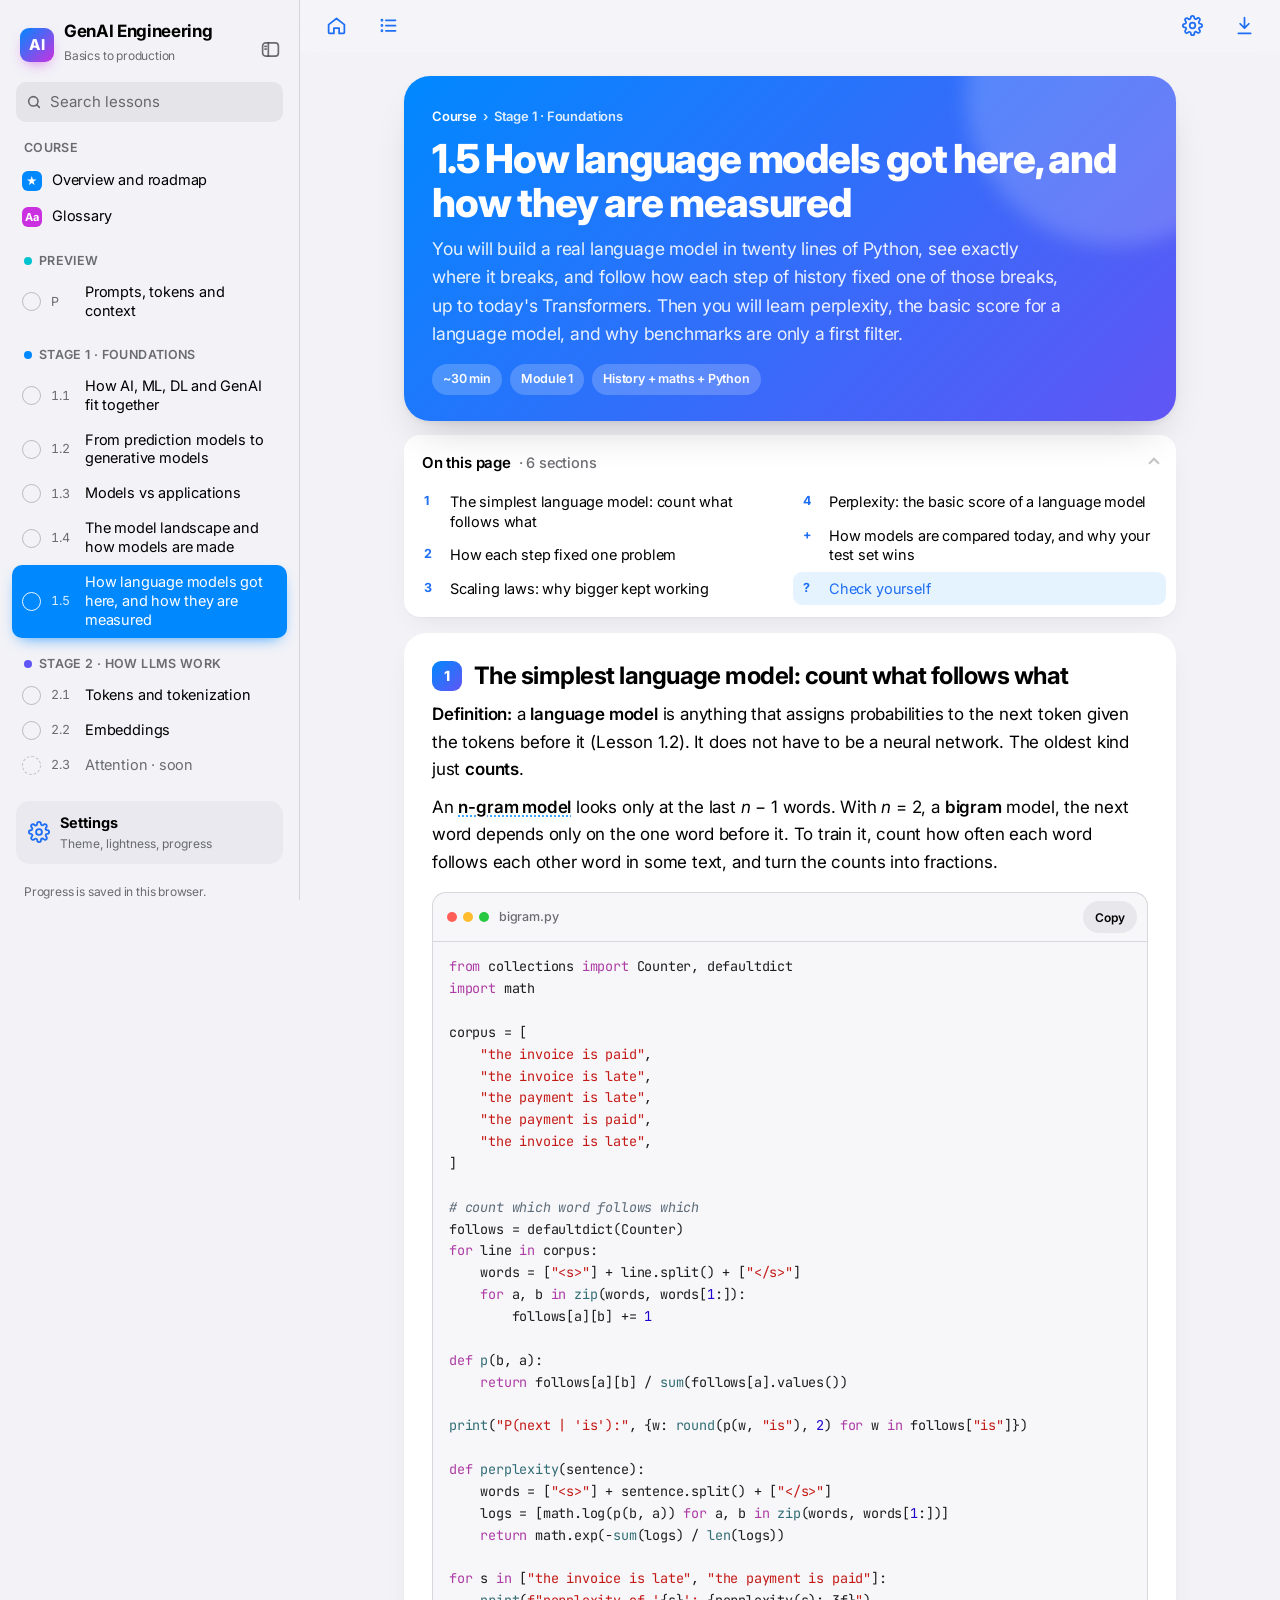
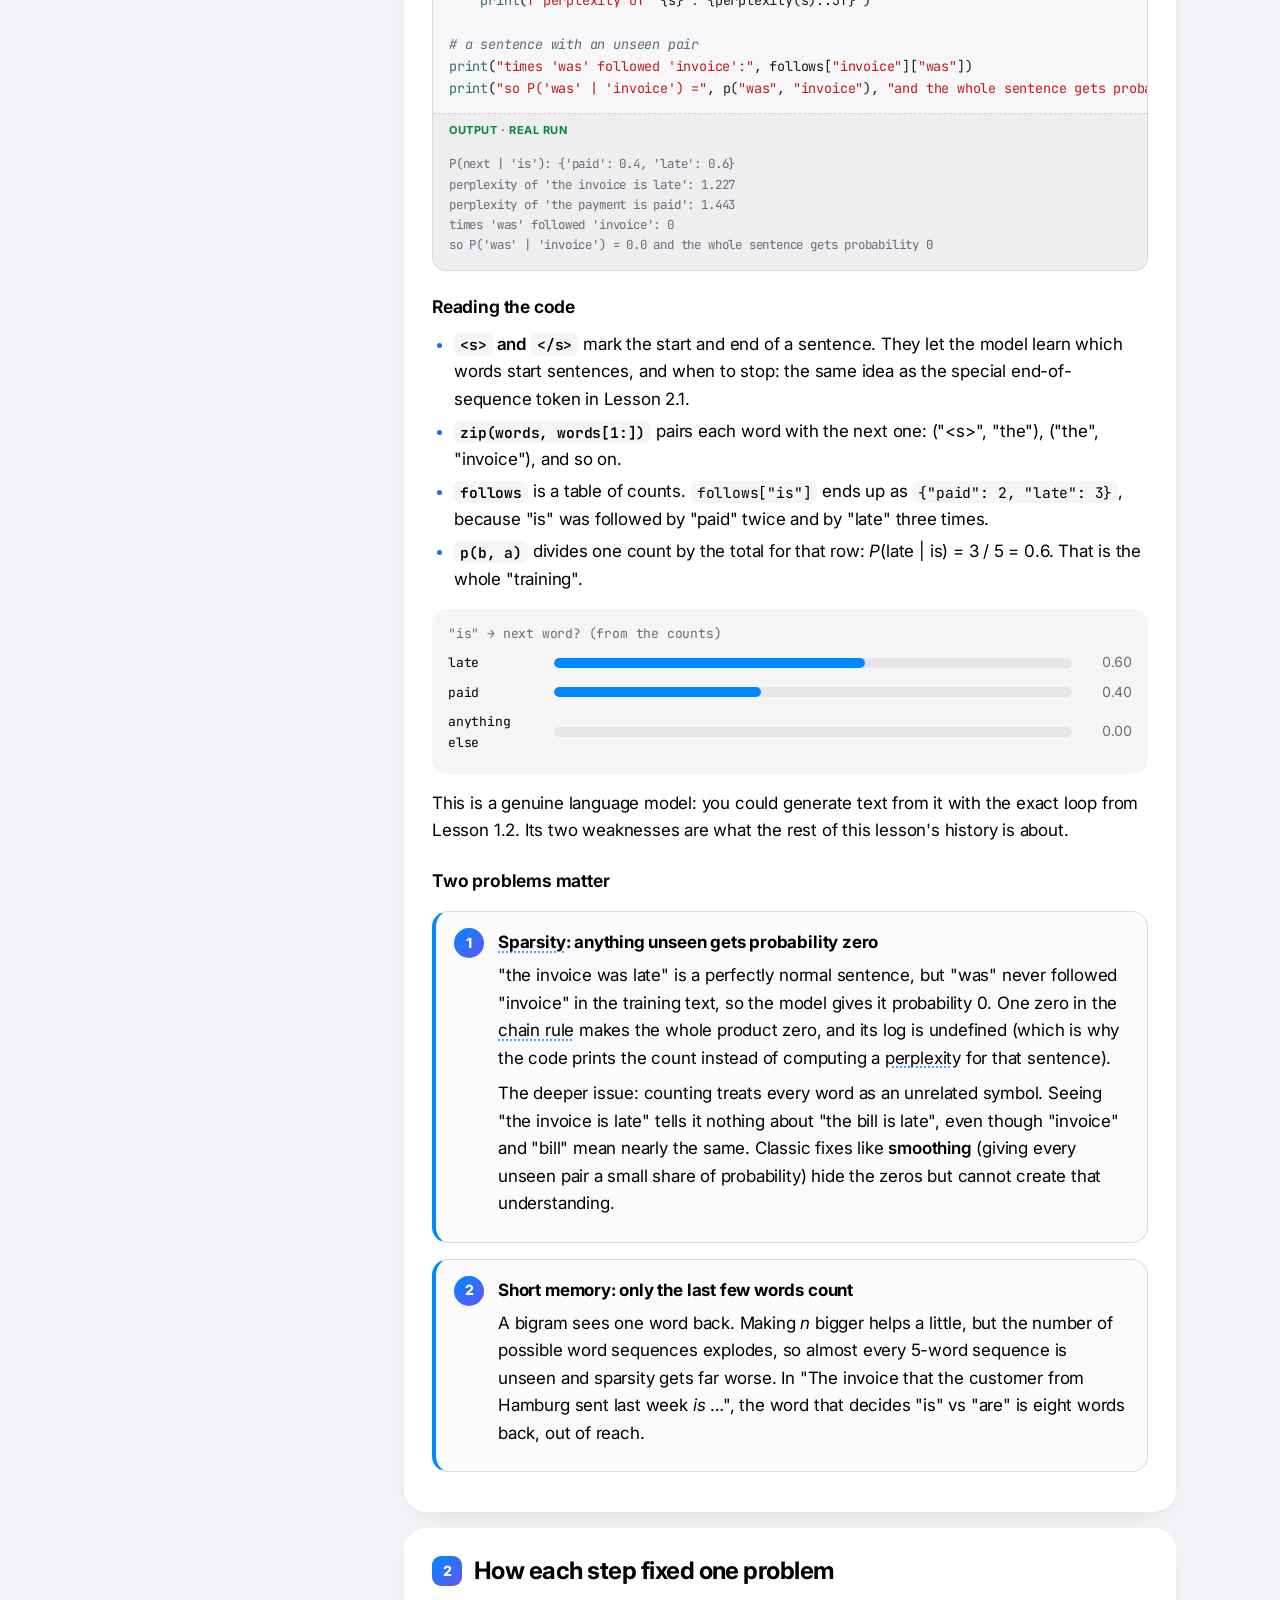
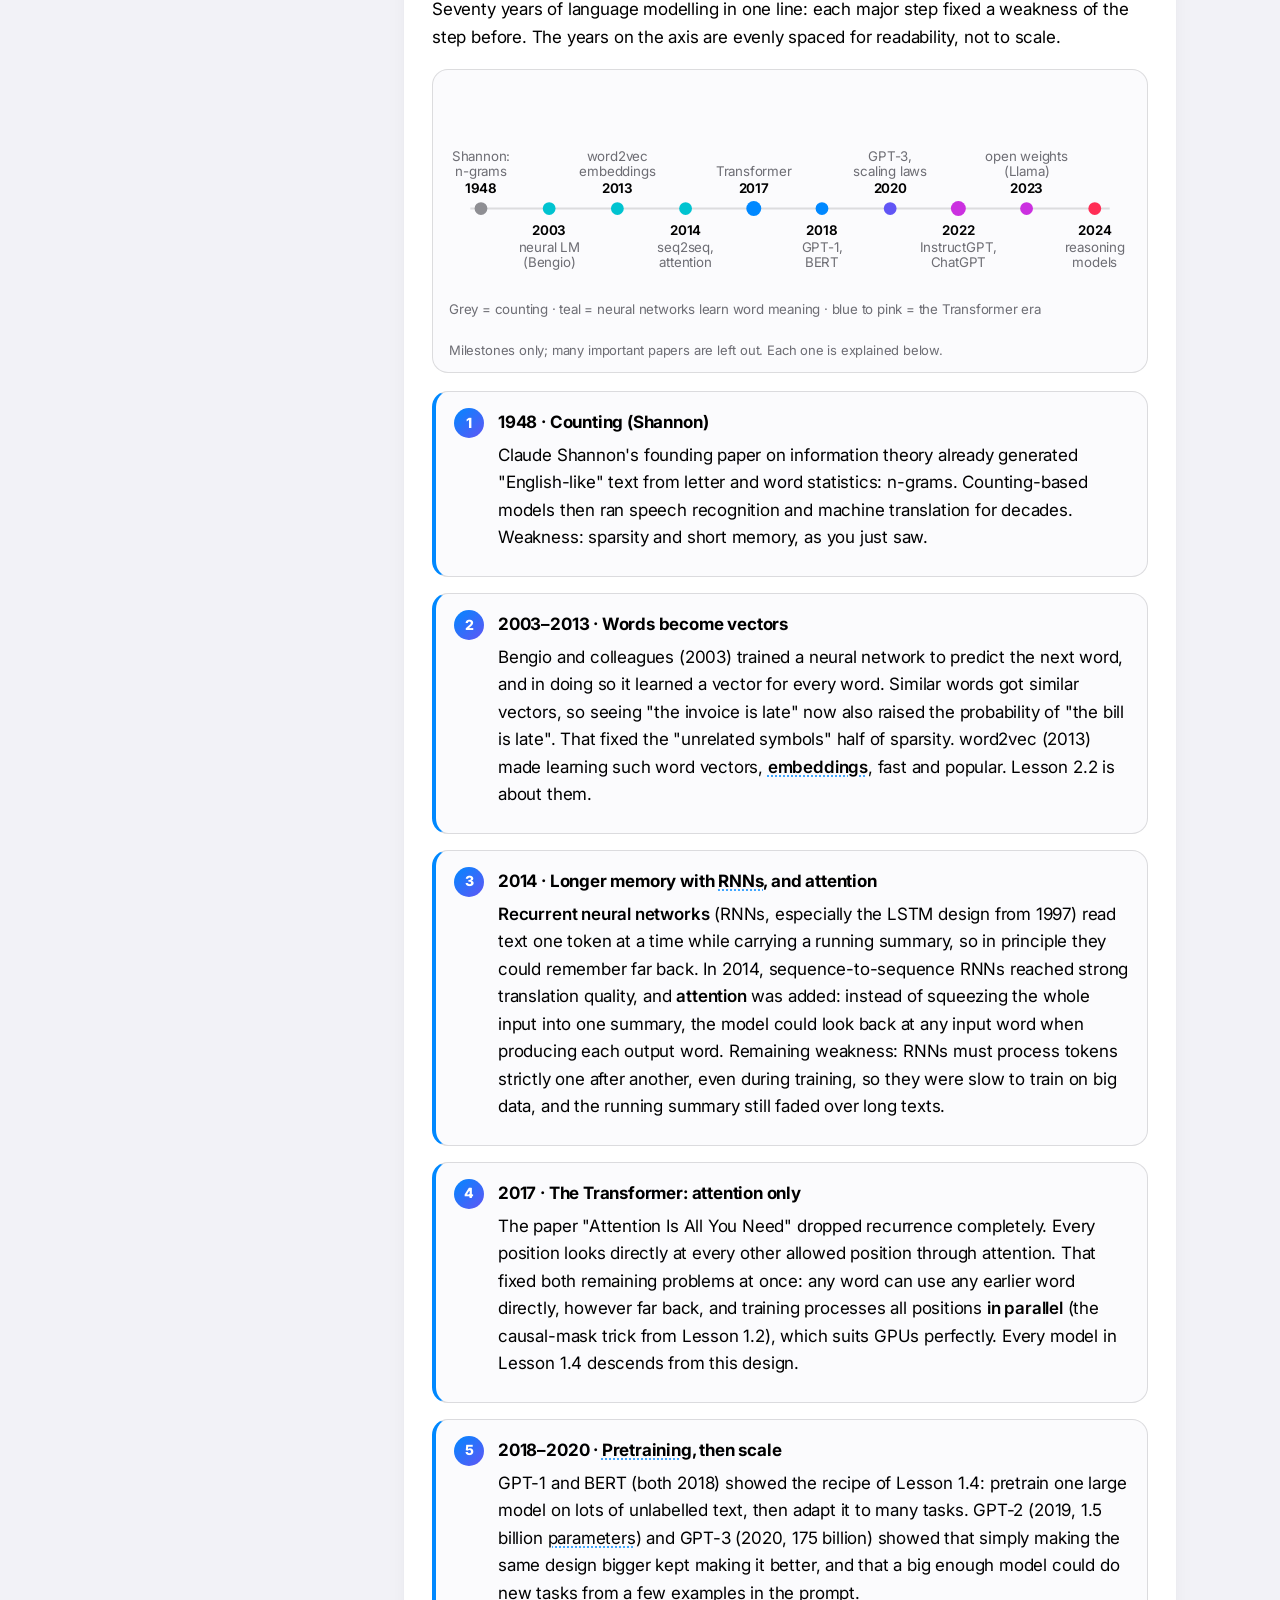
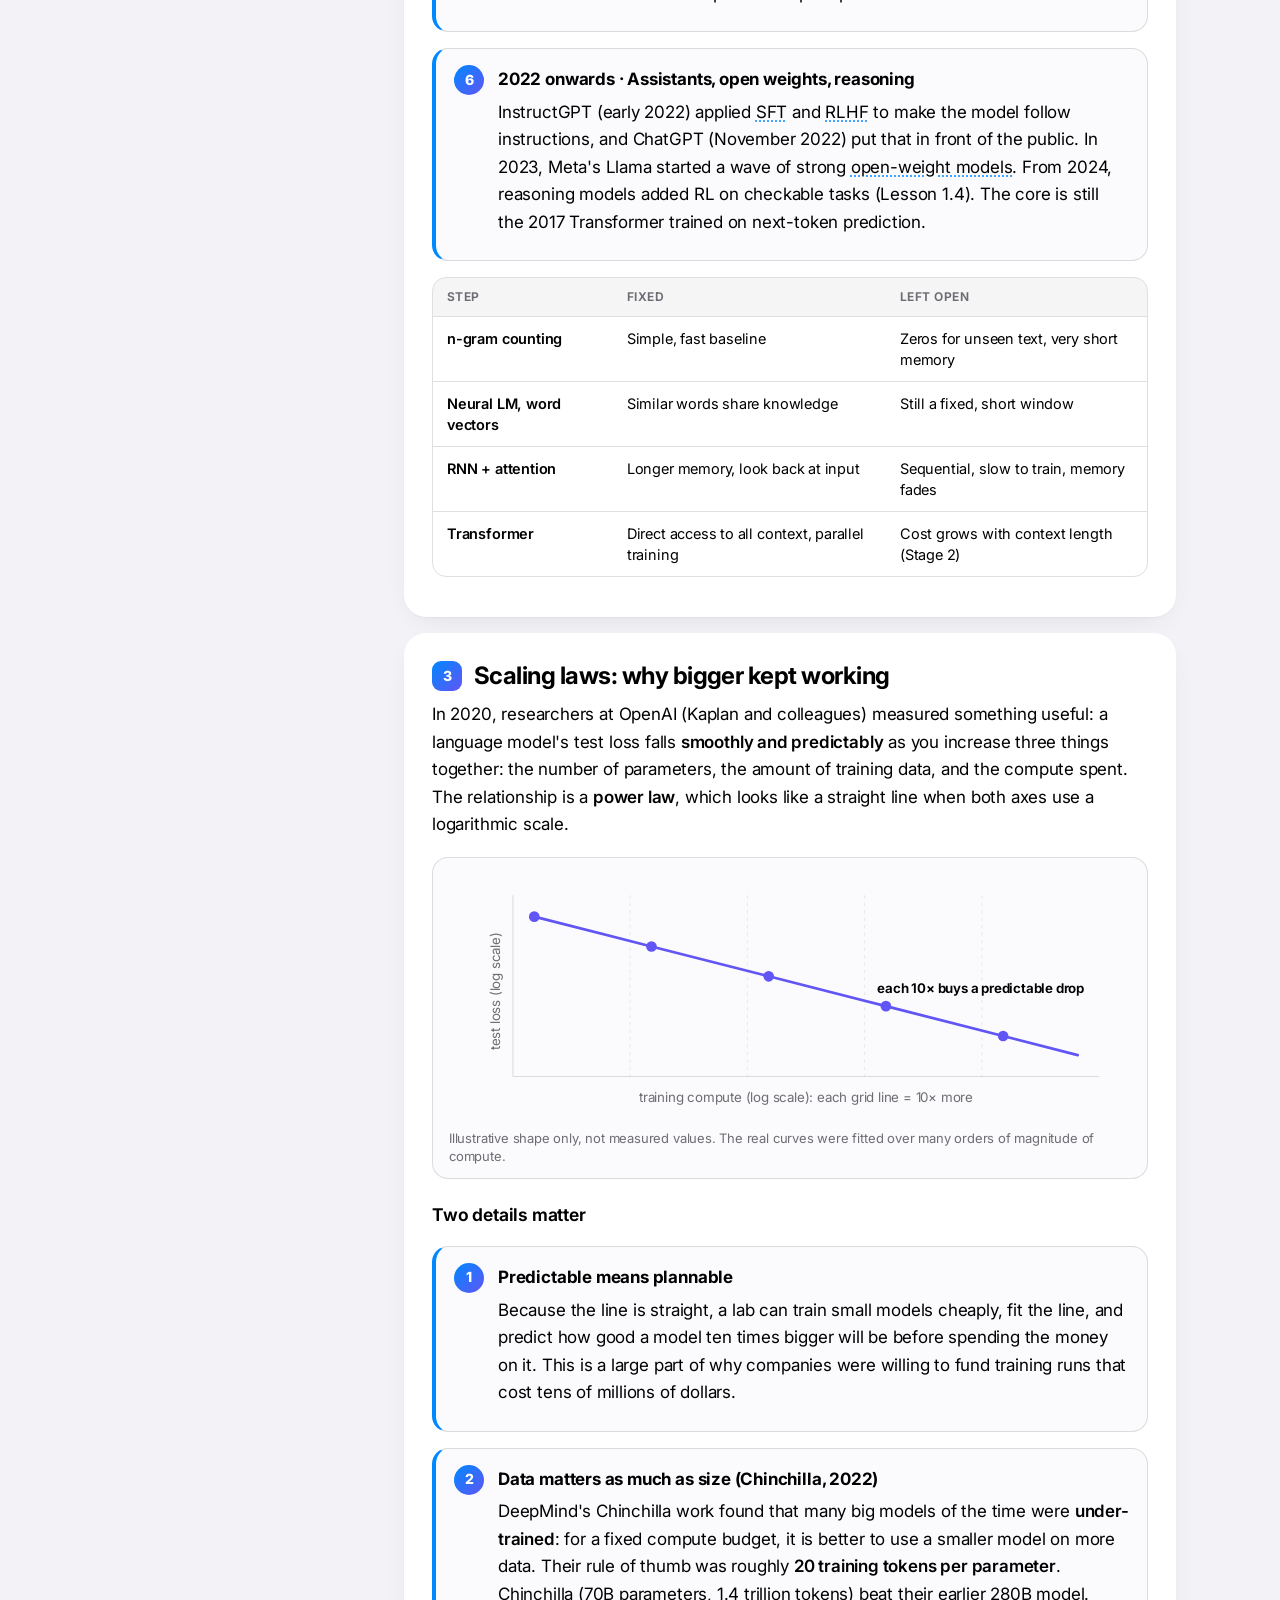
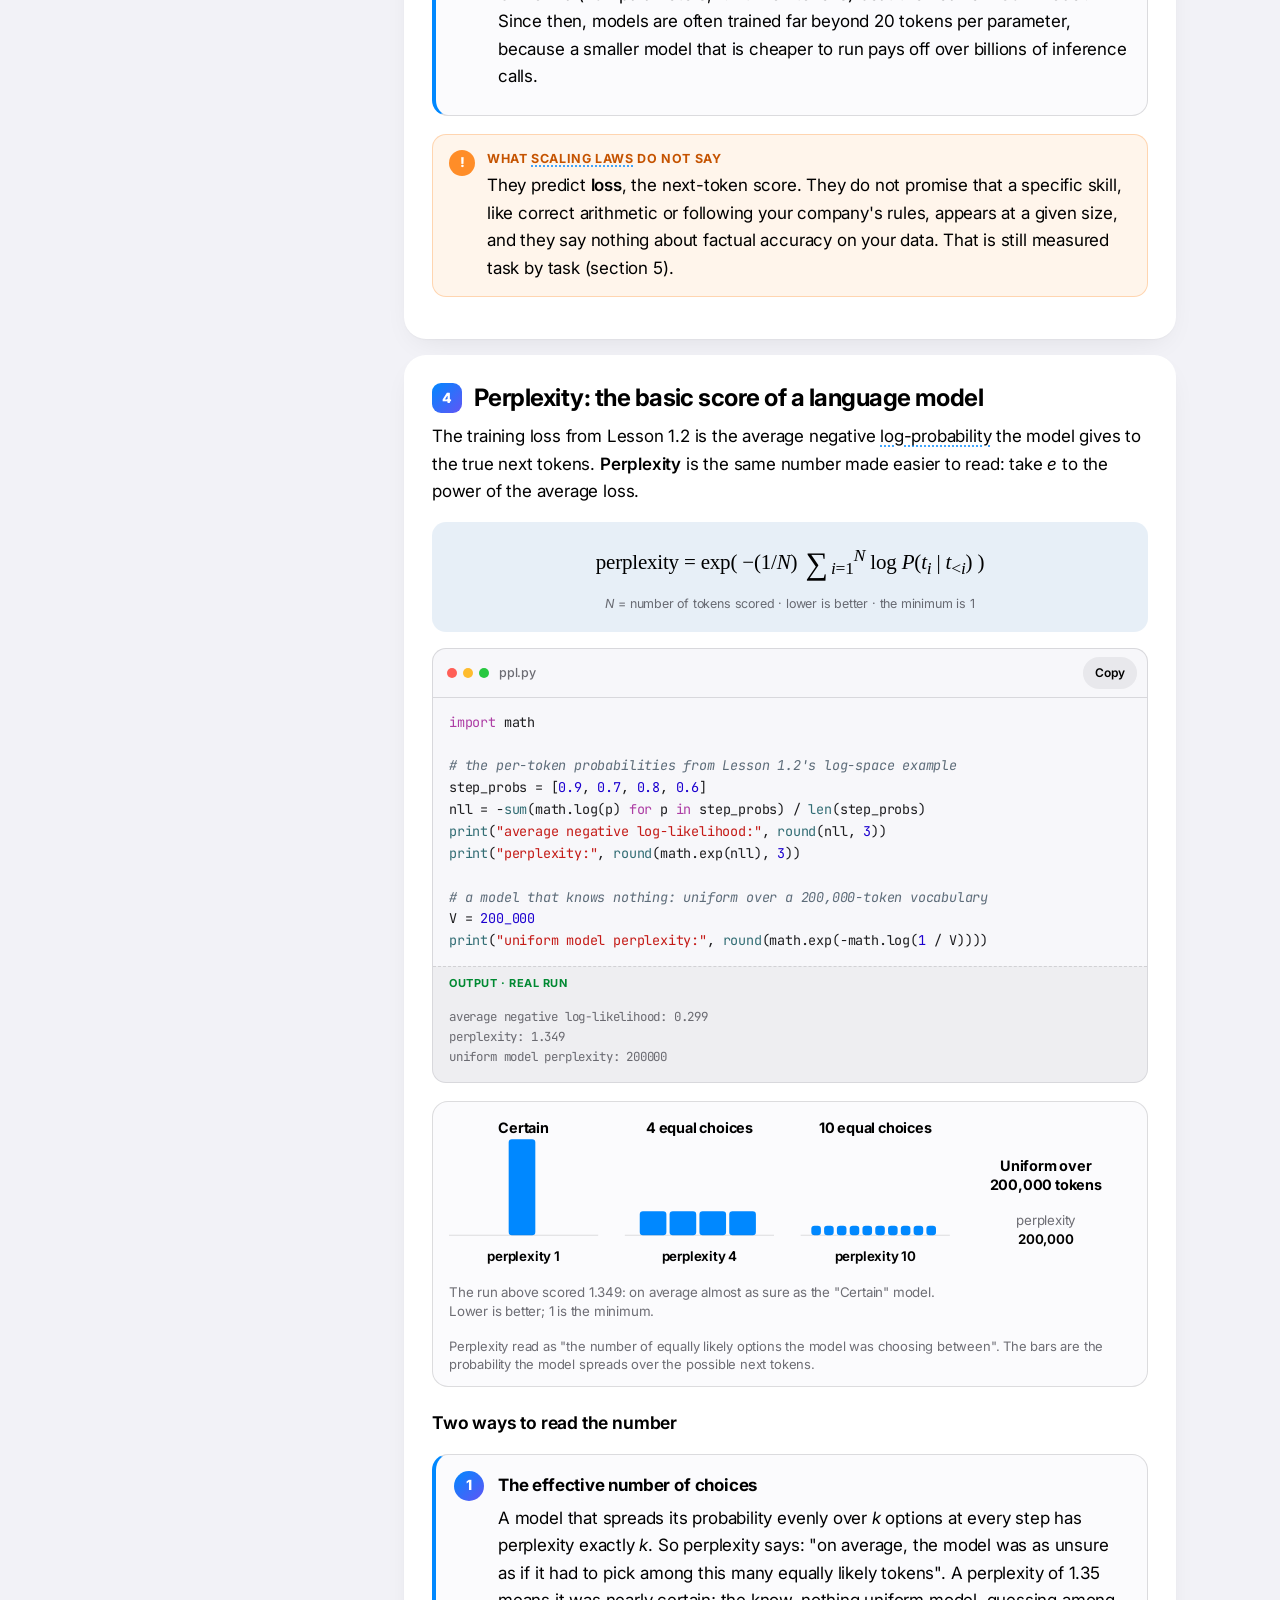
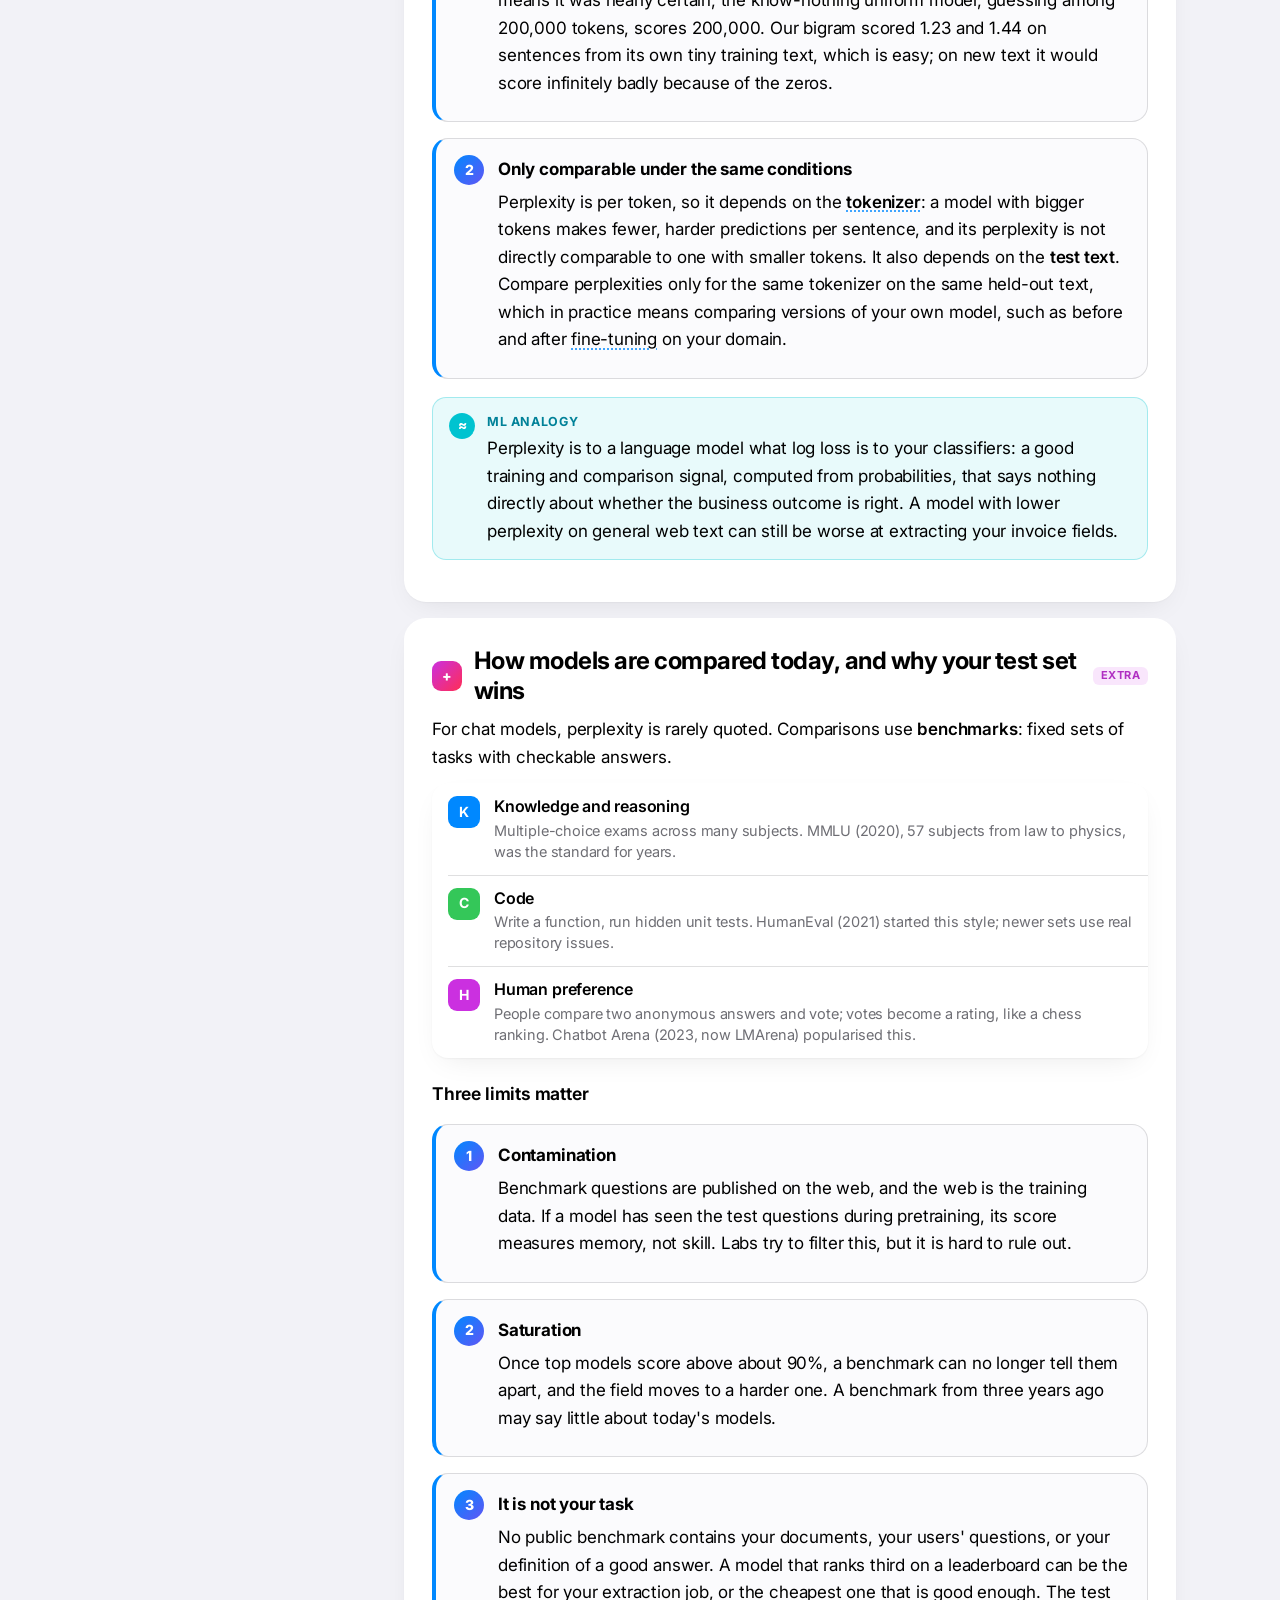
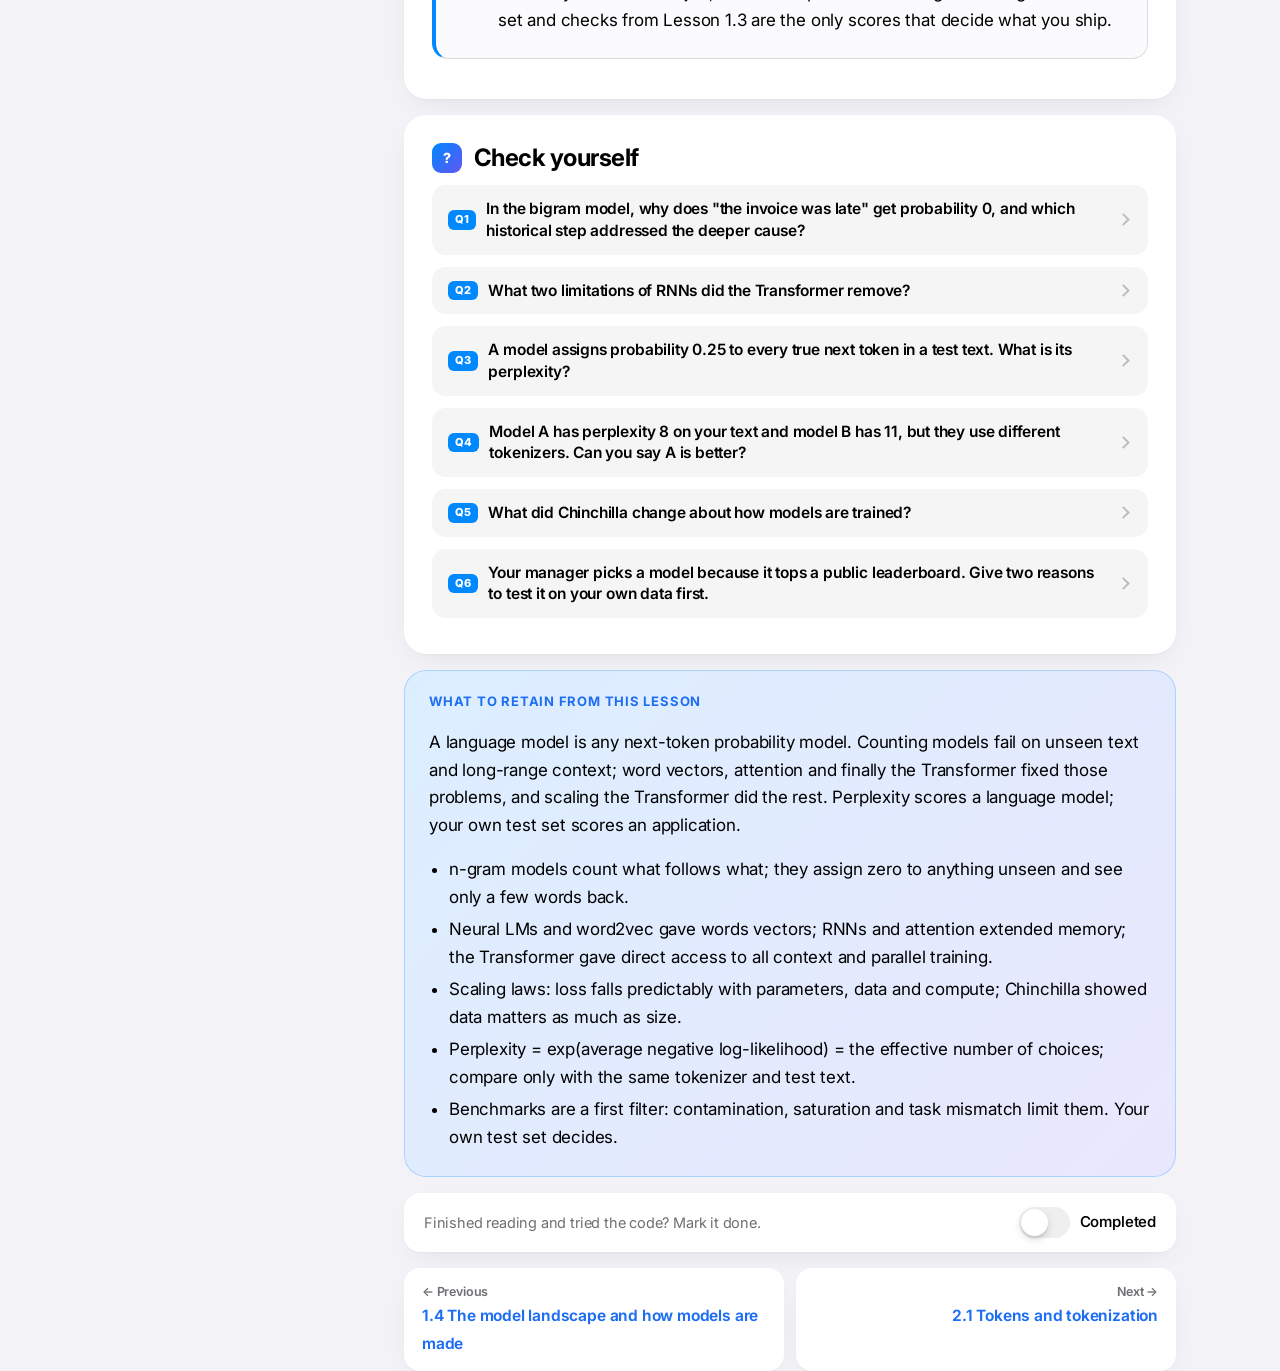
<file: lessons/1-5-history-and-measurement.html>
<!DOCTYPE html>
<html lang="en">
<head>
<meta charset="utf-8">
<meta name="viewport" content="width=device-width, initial-scale=1, viewport-fit=cover">
<title>1.5 · How language models got here, and how they are measured</title>
<meta name="color-scheme" content="light dark">
<meta name="theme-color" content="#F2F2F7" media="(prefers-color-scheme: light)">
<meta name="theme-color" content="#000000" media="(prefers-color-scheme: dark)">
<script src="../assets/boot.js"></script>
<link rel="stylesheet" href="https://fonts.googleapis.com/css2?family=Inter:wght@400;500;600;700;800&family=JetBrains+Mono:wght@400;500&display=swap">
<link rel="stylesheet" href="../assets/style.css">
<link rel="stylesheet" href="../assets/glass.css">
</head>
<body data-id="l1-5" data-root="../">
<div class="shell"><div class="main">
<main class="content page">

<section class="l-hero">
  <div class="crumbs"><a href="../index.html">Course</a><span>›</span><span>Stage 1 · Foundations</span></div>
  <h1>1.5 How language models got here, and how they are measured</h1>
  <p>You will build a real language model in twenty lines of Python, see exactly where it breaks, and follow how each step of history fixed one of those breaks, up to today's Transformers. Then you will learn perplexity, the basic score for a language model, and why benchmarks are only a first filter.</p>
  <div class="chips"><span class="chip">~30 min</span><span class="chip">Module 1</span><span class="chip">History + maths + Python</span></div>
</section>

<details class="toc" id="toc"></details>

<section class="sec" id="bigram">
  <h2><span class="n">1</span>The simplest language model: count what follows what</h2>
  <p><strong>Definition:</strong> a <strong>language model</strong> is anything that assigns probabilities to the next token given the tokens before it (Lesson 1.2). It does not have to be a neural network. The oldest kind just <strong>counts</strong>.</p>
  <p>An <strong>n-gram model</strong> looks only at the last <i>n</i> − 1 words. With <i>n</i> = 2, a <strong>bigram</strong> model, the next word depends only on the one word before it. To train it, count how often each word follows each other word in some text, and turn the counts into fractions.</p>
  <div class="code"><div class="code-bar"><span class="lights"><i></i><i></i><i></i></span><span class="lbl">bigram.py</span><button class="copy">Copy</button></div>
<pre><code><span class="tk-k">from</span> collections <span class="tk-k">import</span> Counter, defaultdict
<span class="tk-k">import</span> math

corpus = [
    <span class="tk-s">"the invoice is paid"</span>,
    <span class="tk-s">"the invoice is late"</span>,
    <span class="tk-s">"the payment is late"</span>,
    <span class="tk-s">"the payment is paid"</span>,
    <span class="tk-s">"the invoice is late"</span>,
]

<span class="tk-c"># count which word follows which</span>
follows = defaultdict(Counter)
<span class="tk-k">for</span> line <span class="tk-k">in</span> corpus:
    words = [<span class="tk-s">"&lt;s&gt;"</span>] + line.split() + [<span class="tk-s">"&lt;/s&gt;"</span>]
    <span class="tk-k">for</span> a, b <span class="tk-k">in</span> <span class="tk-f">zip</span>(words, words[<span class="tk-n">1</span>:]):
        follows[a][b] += <span class="tk-n">1</span>

<span class="tk-k">def</span> <span class="tk-f">p</span>(b, a):
    <span class="tk-k">return</span> follows[a][b] / <span class="tk-f">sum</span>(follows[a].values())

<span class="tk-f">print</span>(<span class="tk-s">"P(next | 'is'):"</span>, {w: <span class="tk-f">round</span>(p(w, <span class="tk-s">"is"</span>), <span class="tk-n">2</span>) <span class="tk-k">for</span> w <span class="tk-k">in</span> follows[<span class="tk-s">"is"</span>]})

<span class="tk-k">def</span> <span class="tk-f">perplexity</span>(sentence):
    words = [<span class="tk-s">"&lt;s&gt;"</span>] + sentence.split() + [<span class="tk-s">"&lt;/s&gt;"</span>]
    logs = [math.log(p(b, a)) <span class="tk-k">for</span> a, b <span class="tk-k">in</span> <span class="tk-f">zip</span>(words, words[<span class="tk-n">1</span>:])]
    <span class="tk-k">return</span> math.exp(-<span class="tk-f">sum</span>(logs) / <span class="tk-f">len</span>(logs))

<span class="tk-k">for</span> s <span class="tk-k">in</span> [<span class="tk-s">"the invoice is late"</span>, <span class="tk-s">"the payment is paid"</span>]:
    <span class="tk-f">print</span>(<span class="tk-s">f"perplexity of '</span>{s}<span class="tk-s">': </span>{perplexity(s):.3f}<span class="tk-s">"</span>)

<span class="tk-c"># a sentence with an unseen pair</span>
<span class="tk-f">print</span>(<span class="tk-s">"times 'was' followed 'invoice':"</span>, follows[<span class="tk-s">"invoice"</span>][<span class="tk-s">"was"</span>])
<span class="tk-f">print</span>(<span class="tk-s">"so P('was' | 'invoice') ="</span>, p(<span class="tk-s">"was"</span>, <span class="tk-s">"invoice"</span>), <span class="tk-s">"and the whole sentence gets probability 0"</span>)</code></pre>
    <div class="out"><span class="ol">Output · real run</span><pre>P(next | 'is'): {'paid': 0.4, 'late': 0.6}
perplexity of 'the invoice is late': 1.227
perplexity of 'the payment is paid': 1.443
times 'was' followed 'invoice': 0
so P('was' | 'invoice') = 0.0 and the whole sentence gets probability 0</pre></div></div>

  <h3>Reading the code</h3>
  <ul>
    <li><strong><code>&lt;s&gt;</code> and <code>&lt;/s&gt;</code></strong> mark the start and end of a sentence. They let the model learn which words start sentences, and when to stop: the same idea as the special end-of-sequence token in Lesson 2.1.</li>
    <li><strong><code>zip(words, words[1:])</code></strong> pairs each word with the next one: ("&lt;s&gt;", "the"), ("the", "invoice"), and so on.</li>
    <li><strong><code>follows</code></strong> is a table of counts. <code>follows["is"]</code> ends up as <code>{"paid": 2, "late": 3}</code>, because "is" was followed by "paid" twice and by "late" three times.</li>
    <li><strong><code>p(b, a)</code></strong> divides one count by the total for that row: <i>P</i>(late | is) = 3 / 5 = 0.6. That is the whole "training".</li>
  </ul>
  <div class="bars">
    <div class="bh">"is" → next word? (from the counts)</div>
    <div class="bar"><span class="lbl">late</span><span class="tr"><span class="fl" data-w="60%"></span></span><span class="pc">0.60</span></div>
    <div class="bar"><span class="lbl">paid</span><span class="tr"><span class="fl" data-w="40%"></span></span><span class="pc">0.40</span></div>
    <div class="bar"><span class="lbl">anything else</span><span class="tr"><span class="fl" data-w="0%" style="--c:var(--gray)"></span></span><span class="pc">0.00</span></div>
  </div>
  <p>This is a genuine language model: you could generate text from it with the exact loop from Lesson 1.2. Its two weaknesses are what the rest of this lesson's history is about.</p>

  <h3>Two problems matter</h3>
  <div class="point">
    <div class="point-n">1</div>
    <div>
      <div class="point-t">Sparsity: anything unseen gets probability zero</div>
      <p>"the invoice was late" is a perfectly normal sentence, but "was" never followed "invoice" in the training text, so the model gives it probability 0. One zero in the chain rule makes the whole product zero, and its log is undefined (which is why the code prints the count instead of computing a perplexity for that sentence).</p>
      <p>The deeper issue: counting treats every word as an unrelated symbol. Seeing "the invoice is late" tells it nothing about "the bill is late", even though "invoice" and "bill" mean nearly the same. Classic fixes like <strong>smoothing</strong> (giving every unseen pair a small share of probability) hide the zeros but cannot create that understanding.</p>
    </div>
  </div>
  <div class="point">
    <div class="point-n">2</div>
    <div>
      <div class="point-t">Short memory: only the last few words count</div>
      <p>A bigram sees one word back. Making <i>n</i> bigger helps a little, but the number of possible word sequences explodes, so almost every 5-word sequence is unseen and sparsity gets far worse. In "The invoice that the customer from Hamburg sent last week <em>is</em> …", the word that decides "is" vs "are" is eight words back, out of reach.</p>
    </div>
  </div>
</section>

<section class="sec" id="history">
  <h2><span class="n">2</span>How each step fixed one problem</h2>
  <p>Seventy years of language modelling in one line: each major step fixed a weakness of the step before. The years on the axis are evenly spaced for readability, not to scale.</p>
  <figure class="fig">
    <div class="sv"><svg viewBox="0 0 640 230" role="img" aria-label="Timeline from 1948 to 2024 of language modelling milestones">
      <line x1="20" y1="115" x2="620" y2="115" class="ax" style="stroke-width:2"/>
      <circle cx="30" cy="115" r="6" class="pt" style="fill:var(--gray)"/>
      <circle cx="94" cy="115" r="6" class="pt" style="fill:var(--teal)"/>
      <circle cx="158" cy="115" r="6" class="pt" style="fill:var(--teal)"/>
      <circle cx="222" cy="115" r="6" class="pt" style="fill:var(--teal)"/>
      <circle cx="286" cy="115" r="7" class="pt" style="fill:var(--blue)"/>
      <circle cx="350" cy="115" r="6" class="pt" style="fill:var(--blue)"/>
      <circle cx="414" cy="115" r="6" class="pt" style="fill:var(--indigo)"/>
      <circle cx="478" cy="115" r="7" class="pt" style="fill:var(--purple)"/>
      <circle cx="542" cy="115" r="6" class="pt" style="fill:var(--purple)"/>
      <circle cx="606" cy="115" r="6" class="pt" style="fill:var(--pink)"/>
      <text x="30" y="100" class="v mid">1948</text><text x="30" y="70" class="mid">Shannon:</text><text x="30" y="84" class="mid">n-grams</text>
      <text x="94" y="140" class="v mid">2003</text><text x="94" y="156" class="mid">neural LM</text><text x="94" y="170" class="mid">(Bengio)</text>
      <text x="158" y="100" class="v mid">2013</text><text x="158" y="70" class="mid">word2vec</text><text x="158" y="84" class="mid">embeddings</text>
      <text x="222" y="140" class="v mid">2014</text><text x="222" y="156" class="mid">seq2seq,</text><text x="222" y="170" class="mid">attention</text>
      <text x="286" y="100" class="v mid">2017</text><text x="286" y="84" class="mid">Transformer</text>
      <text x="350" y="140" class="v mid">2018</text><text x="350" y="156" class="mid">GPT-1,</text><text x="350" y="170" class="mid">BERT</text>
      <text x="414" y="100" class="v mid">2020</text><text x="414" y="70" class="mid">GPT-3,</text><text x="414" y="84" class="mid">scaling laws</text>
      <text x="478" y="140" class="v mid">2022</text><text x="478" y="156" class="mid">InstructGPT,</text><text x="478" y="170" class="mid">ChatGPT</text>
      <text x="542" y="100" class="v mid">2023</text><text x="542" y="70" class="mid">open weights</text><text x="542" y="84" class="mid">(Llama)</text>
      <text x="606" y="140" class="v mid">2024</text><text x="606" y="156" class="mid">reasoning</text><text x="606" y="170" class="mid">models</text>
      <text x="0" y="214">Grey = counting · teal = neural networks learn word meaning · blue to pink = the Transformer era</text>
    </svg></div>
    <figcaption>Milestones only; many important papers are left out. Each one is explained below.</figcaption>
  </figure>

  <div class="point">
    <div class="point-n">1</div>
    <div>
      <div class="point-t">1948 · Counting (Shannon)</div>
      <p>Claude Shannon's founding paper on information theory already generated "English-like" text from letter and word statistics: n-grams. Counting-based models then ran speech recognition and machine translation for decades. Weakness: sparsity and short memory, as you just saw.</p>
    </div>
  </div>
  <div class="point">
    <div class="point-n">2</div>
    <div>
      <div class="point-t">2003–2013 · Words become vectors</div>
      <p>Bengio and colleagues (2003) trained a neural network to predict the next word, and in doing so it learned a vector for every word. Similar words got similar vectors, so seeing "the invoice is late" now also raised the probability of "the bill is late". That fixed the "unrelated symbols" half of sparsity. word2vec (2013) made learning such word vectors, <strong>embeddings</strong>, fast and popular. Lesson 2.2 is about them.</p>
    </div>
  </div>
  <div class="point">
    <div class="point-n">3</div>
    <div>
      <div class="point-t">2014 · Longer memory with RNNs, and attention</div>
      <p><strong>Recurrent neural networks</strong> (RNNs, especially the LSTM design from 1997) read text one token at a time while carrying a running summary, so in principle they could remember far back. In 2014, sequence-to-sequence RNNs reached strong translation quality, and <strong>attention</strong> was added: instead of squeezing the whole input into one summary, the model could look back at any input word when producing each output word. Remaining weakness: RNNs must process tokens strictly one after another, even during training, so they were slow to train on big data, and the running summary still faded over long texts.</p>
    </div>
  </div>
  <div class="point">
    <div class="point-n">4</div>
    <div>
      <div class="point-t">2017 · The Transformer: attention only</div>
      <p>The paper "Attention Is All You Need" dropped recurrence completely. Every position looks directly at every other allowed position through attention. That fixed both remaining problems at once: any word can use any earlier word directly, however far back, and training processes all positions <strong>in parallel</strong> (the causal-mask trick from Lesson 1.2), which suits GPUs perfectly. Every model in Lesson 1.4 descends from this design.</p>
    </div>
  </div>
  <div class="point">
    <div class="point-n">5</div>
    <div>
      <div class="point-t">2018–2020 · Pretraining, then scale</div>
      <p>GPT-1 and BERT (both 2018) showed the recipe of Lesson 1.4: pretrain one large model on lots of unlabelled text, then adapt it to many tasks. GPT-2 (2019, 1.5 billion parameters) and GPT-3 (2020, 175 billion) showed that simply making the same design bigger kept making it better, and that a big enough model could do new tasks from a few examples in the prompt.</p>
    </div>
  </div>
  <div class="point">
    <div class="point-n">6</div>
    <div>
      <div class="point-t">2022 onwards · Assistants, open weights, reasoning</div>
      <p>InstructGPT (early 2022) applied SFT and RLHF to make the model follow instructions, and ChatGPT (November 2022) put that in front of the public. In 2023, Meta's Llama started a wave of strong open-weight models. From 2024, reasoning models added RL on checkable tasks (Lesson 1.4). The core is still the 2017 Transformer trained on next-token prediction.</p>
    </div>
  </div>
  <div class="tbl"><table>
    <thead><tr><th>Step</th><th>Fixed</th><th>Left open</th></tr></thead>
    <tbody>
    <tr><td>n-gram counting</td><td>Simple, fast baseline</td><td>Zeros for unseen text, very short memory</td></tr>
    <tr><td>Neural LM, word vectors</td><td>Similar words share knowledge</td><td>Still a fixed, short window</td></tr>
    <tr><td>RNN + attention</td><td>Longer memory, look back at input</td><td>Sequential, slow to train, memory fades</td></tr>
    <tr><td>Transformer</td><td>Direct access to all context, parallel training</td><td>Cost grows with context length (Stage 2)</td></tr>
    </tbody></table></div>
</section>

<section class="sec" id="scaling">
  <h2><span class="n">3</span>Scaling laws: why bigger kept working</h2>
  <p>In 2020, researchers at OpenAI (Kaplan and colleagues) measured something useful: a language model's test loss falls <strong>smoothly and predictably</strong> as you increase three things together: the number of parameters, the amount of training data, and the compute spent. The relationship is a <strong>power law</strong>, which looks like a straight line when both axes use a logarithmic scale.</p>
  <figure class="fig">
    <div class="sv"><svg viewBox="0 0 640 230" role="img" aria-label="Illustrative straight line on log-log axes: loss falls as compute grows">
      <line x1="60" y1="190" x2="610" y2="190" class="ax"/><line x1="60" y1="20" x2="60" y2="190" class="ax"/>
      <line x1="170" y1="20" x2="170" y2="190" class="grid"/><line x1="280" y1="20" x2="280" y2="190" class="grid"/><line x1="390" y1="20" x2="390" y2="190" class="grid"/><line x1="500" y1="20" x2="500" y2="190" class="grid"/>
      <polyline points="80,40 190,68 300,96 410,124 520,152 590,170" class="ln"/>
      <circle cx="80" cy="40" r="5" class="pt"/><circle cx="190" cy="68" r="5" class="pt"/><circle cx="300" cy="96" r="5" class="pt"/><circle cx="410" cy="124" r="5" class="pt"/><circle cx="520" cy="152" r="5" class="pt"/>
      <text x="335" y="214" class="mid">training compute (log scale): each grid line = 10× more</text>
      <text x="48" y="110" class="mid" transform="rotate(-90 48 110)">test loss (log scale)</text>
      <text x="596" y="112" text-anchor="end" class="v">each 10× buys a predictable drop</text>
    </svg></div>
    <figcaption>Illustrative shape only, not measured values. The real curves were fitted over many orders of magnitude of compute.</figcaption>
  </figure>
  <h3>Two details matter</h3>
  <div class="point">
    <div class="point-n">1</div>
    <div>
      <div class="point-t">Predictable means plannable</div>
      <p>Because the line is straight, a lab can train small models cheaply, fit the line, and predict how good a model ten times bigger will be before spending the money on it. This is a large part of why companies were willing to fund training runs that cost tens of millions of dollars.</p>
    </div>
  </div>
  <div class="point">
    <div class="point-n">2</div>
    <div>
      <div class="point-t">Data matters as much as size (Chinchilla, 2022)</div>
      <p>DeepMind's Chinchilla work found that many big models of the time were <strong>under-trained</strong>: for a fixed compute budget, it is better to use a smaller model on more data. Their rule of thumb was roughly <strong>20 training tokens per parameter</strong>. Chinchilla (70B parameters, 1.4 trillion tokens) beat their earlier 280B model. Since then, models are often trained far beyond 20 tokens per parameter, because a smaller model that is cheaper to run pays off over billions of inference calls.</p>
    </div>
  </div>
  <div class="callout c-warn"><div class="ci">!</div><div><div class="ct">What scaling laws do not say</div><p>They predict <strong>loss</strong>, the next-token score. They do not promise that a specific skill, like correct arithmetic or following your company's rules, appears at a given size, and they say nothing about factual accuracy on your data. That is still measured task by task (section 5).</p></div></div>
</section>

<section class="sec" id="perplexity">
  <h2><span class="n">4</span>Perplexity: the basic score of a language model</h2>
  <p>The training loss from Lesson 1.2 is the average negative log-probability the model gives to the true next tokens. <strong>Perplexity</strong> is the same number made easier to read: take <i>e</i> to the power of the average loss.</p>
  <div class="math">perplexity = exp( −(1/<i>N</i>) <span class="big">∑</span><sub><i>i</i>=1</sub><sup><i>N</i></sup> log <i>P</i>(<i>t<sub>i</sub></i> | <i>t</i><sub>&lt;<i>i</i></sub>) )<span class="cap"><i>N</i> = number of tokens scored · lower is better · the minimum is 1</span></div>
  <div class="code"><div class="code-bar"><span class="lights"><i></i><i></i><i></i></span><span class="lbl">ppl.py</span><button class="copy">Copy</button></div>
<pre><code><span class="tk-k">import</span> math

<span class="tk-c"># the per-token probabilities from Lesson 1.2's log-space example</span>
step_probs = [<span class="tk-n">0.9</span>, <span class="tk-n">0.7</span>, <span class="tk-n">0.8</span>, <span class="tk-n">0.6</span>]
nll = -<span class="tk-f">sum</span>(math.log(p) <span class="tk-k">for</span> p <span class="tk-k">in</span> step_probs) / <span class="tk-f">len</span>(step_probs)
<span class="tk-f">print</span>(<span class="tk-s">"average negative log-likelihood:"</span>, <span class="tk-f">round</span>(nll, <span class="tk-n">3</span>))
<span class="tk-f">print</span>(<span class="tk-s">"perplexity:"</span>, <span class="tk-f">round</span>(math.exp(nll), <span class="tk-n">3</span>))

<span class="tk-c"># a model that knows nothing: uniform over a 200,000-token vocabulary</span>
V = <span class="tk-n">200_000</span>
<span class="tk-f">print</span>(<span class="tk-s">"uniform model perplexity:"</span>, <span class="tk-f">round</span>(math.exp(-math.log(<span class="tk-n">1</span> / V))))</code></pre>
    <div class="out"><span class="ol">Output · real run</span><pre>average negative log-likelihood: 0.299
perplexity: 1.349
uniform model perplexity: 200000</pre></div></div>

  <figure class="fig">
    <div class="sv"><svg viewBox="0 0 640 196" role="img" aria-label="Perplexity 1, 4, 10 and 200,000 shown as probability bars">
      <text x="70" y="14" class="mid h" >Certain</text>
      <rect x="56.0" y="20.0" width="25.0" height="90.0" rx="3" class="box a"/>
      <line x1="0" y1="110" x2="140" y2="110" class="ax"/>
      <text x="70" y="134" class="mid v" >perplexity 1</text>
      <text x="235" y="14" class="mid h" >4 equal choices</text>
      <rect x="179.0" y="87.5" width="25.0" height="22.5" rx="3" class="box a"/>
      <rect x="207.0" y="87.5" width="25.0" height="22.5" rx="3" class="box a"/>
      <rect x="235.0" y="87.5" width="25.0" height="22.5" rx="3" class="box a"/>
      <rect x="263.0" y="87.5" width="25.0" height="22.5" rx="3" class="box a"/>
      <line x1="165" y1="110" x2="305" y2="110" class="ax"/>
      <text x="235" y="134" class="mid v" >perplexity 4</text>
      <text x="400" y="14" class="mid h" >10 equal choices</text>
      <rect x="340.0" y="101.0" width="9.0" height="9.0" rx="3" class="box a"/>
      <rect x="352.0" y="101.0" width="9.0" height="9.0" rx="3" class="box a"/>
      <rect x="364.0" y="101.0" width="9.0" height="9.0" rx="3" class="box a"/>
      <rect x="376.0" y="101.0" width="9.0" height="9.0" rx="3" class="box a"/>
      <rect x="388.0" y="101.0" width="9.0" height="9.0" rx="3" class="box a"/>
      <rect x="400.0" y="101.0" width="9.0" height="9.0" rx="3" class="box a"/>
      <rect x="412.0" y="101.0" width="9.0" height="9.0" rx="3" class="box a"/>
      <rect x="424.0" y="101.0" width="9.0" height="9.0" rx="3" class="box a"/>
      <rect x="436.0" y="101.0" width="9.0" height="9.0" rx="3" class="box a"/>
      <rect x="448.0" y="101.0" width="9.0" height="9.0" rx="3" class="box a"/>
      <line x1="330" y1="110" x2="470" y2="110" class="ax"/>
      <text x="400" y="134" class="mid v" >perplexity 10</text>
      <text x="560" y="50" class="mid h" >Uniform over</text>
      <text x="560" y="68" class="mid h" >200,000 tokens</text>
      <text x="560" y="100" class="mid" >perplexity</text>
      <text x="560" y="118" class="mid v" >200,000</text>
      <text x="0" y="168">The run above scored 1.349: on average almost as sure as the "Certain" model.</text><text x="0" y="186">Lower is better; 1 is the minimum.</text>
    </svg></div>
    <figcaption>Perplexity read as "the number of equally likely options the model was choosing between". The bars are the probability the model spreads over the possible next tokens.</figcaption>
  </figure>
  <h3>Two ways to read the number</h3>
  <div class="point">
    <div class="point-n">1</div>
    <div>
      <div class="point-t">The effective number of choices</div>
      <p>A model that spreads its probability evenly over <i>k</i> options at every step has perplexity exactly <i>k</i>. So perplexity says: "on average, the model was as unsure as if it had to pick among this many equally likely tokens". A perplexity of 1.35 means it was nearly certain; the know-nothing uniform model, guessing among 200,000 tokens, scores 200,000. Our bigram scored 1.23 and 1.44 on sentences from its own tiny training text, which is easy; on new text it would score infinitely badly because of the zeros.</p>
    </div>
  </div>
  <div class="point">
    <div class="point-n">2</div>
    <div>
      <div class="point-t">Only comparable under the same conditions</div>
      <p>Perplexity is per token, so it depends on the <strong>tokenizer</strong>: a model with bigger tokens makes fewer, harder predictions per sentence, and its perplexity is not directly comparable to one with smaller tokens. It also depends on the <strong>test text</strong>. Compare perplexities only for the same tokenizer on the same held-out text, which in practice means comparing versions of your own model, such as before and after fine-tuning on your domain.</p>
    </div>
  </div>
  <div class="callout c-sql"><div class="ci">≈</div><div><div class="ct">ML analogy</div><p>Perplexity is to a language model what log loss is to your classifiers: a good training and comparison signal, computed from probabilities, that says nothing directly about whether the business outcome is right. A model with lower perplexity on general web text can still be worse at extracting your invoice fields.</p></div></div>
</section>

<section class="sec extra" id="benchmarks">
  <h2><span class="n">+</span>How models are compared today, and why your test set wins <span class="tag-extra">Extra</span></h2>
  <p>For chat models, perplexity is rarely quoted. Comparisons use <strong>benchmarks</strong>: fixed sets of tasks with checkable answers.</p>
  <div class="list plain" style="margin:12px 0">
    <div class="row"><div class="icon bg-blue">K</div><div><div class="t">Knowledge and reasoning</div><div class="d">Multiple-choice exams across many subjects. MMLU (2020), 57 subjects from law to physics, was the standard for years.</div></div></div>
    <div class="row"><div class="icon bg-green">C</div><div><div class="t">Code</div><div class="d">Write a function, run hidden unit tests. HumanEval (2021) started this style; newer sets use real repository issues.</div></div></div>
    <div class="row"><div class="icon bg-purple">H</div><div><div class="t">Human preference</div><div class="d">People compare two anonymous answers and vote; votes become a rating, like a chess ranking. Chatbot Arena (2023, now LMArena) popularised this.</div></div></div>
  </div>
  <h3>Three limits matter</h3>
  <div class="point">
    <div class="point-n">1</div>
    <div>
      <div class="point-t">Contamination</div>
      <p>Benchmark questions are published on the web, and the web is the training data. If a model has seen the test questions during pretraining, its score measures memory, not skill. Labs try to filter this, but it is hard to rule out.</p>
    </div>
  </div>
  <div class="point">
    <div class="point-n">2</div>
    <div>
      <div class="point-t">Saturation</div>
      <p>Once top models score above about 90%, a benchmark can no longer tell them apart, and the field moves to a harder one. A benchmark from three years ago may say little about today's models.</p>
    </div>
  </div>
  <div class="point">
    <div class="point-n">3</div>
    <div>
      <div class="point-t">It is not your task</div>
      <p>No public benchmark contains your documents, your users' questions, or your definition of a good answer. A model that ranks third on a leaderboard can be the best for your extraction job, or the cheapest one that is good enough. The test set and checks from Lesson 1.3 are the only scores that decide what you ship.</p>
    </div>
  </div>
</section>

<section class="sec" id="check">
  <h2><span class="n">?</span>Check yourself</h2>
  <details class="disc"><summary><span class="tag q">Q1</span><span class="q">In the bigram model, why does "the invoice was late" get probability 0, and which historical step addressed the deeper cause?</span><span class="chev"></span></summary>
    <div class="ans"><p>"was" never followed "invoice" in the training text, so its count and probability are 0, and one zero makes the whole chain-rule product zero. The deeper cause is that counting treats words as unrelated symbols. Neural language models with word vectors (2003, then word2vec in 2013) fixed that: similar words get similar vectors and share what is learned about them.</p></div></details>
  <details class="disc"><summary><span class="tag q">Q2</span><span class="q">What two limitations of RNNs did the Transformer remove?</span><span class="chev"></span></summary>
    <div class="ans"><p>RNNs process tokens strictly in sequence, even in training, which is slow on large data; and their running summary fades over long distances. The Transformer lets every position attend directly to every allowed earlier position, and trains all positions in parallel using the causal mask.</p></div></details>
  <details class="disc"><summary><span class="tag q">Q3</span><span class="q">A model assigns probability 0.25 to every true next token in a test text. What is its perplexity?</span><span class="chev"></span></summary>
    <div class="ans"><p>4. The average negative log-probability is −log 0.25 = log 4, and exp(log 4) = 4. It is as unsure as choosing among four equally likely tokens at every step.</p></div></details>
  <details class="disc"><summary><span class="tag q">Q4</span><span class="q">Model A has perplexity 8 on your text and model B has 11, but they use different tokenizers. Can you say A is better?</span><span class="chev"></span></summary>
    <div class="ans"><p>No. Perplexity is per token, and different tokenizers cut the same text into different numbers of tokens of different difficulty. Compare them on the task instead, with your own test set.</p></div></details>
  <details class="disc"><summary><span class="tag q">Q5</span><span class="q">What did Chinchilla change about how models are trained?</span><span class="chev"></span></summary>
    <div class="ans"><p>It showed many large models were under-trained: for a fixed compute budget, a smaller model trained on more data does better, at roughly 20 tokens per parameter. Today models are often trained on even more tokens than that, because smaller models are cheaper to run at scale.</p></div></details>
  <details class="disc"><summary><span class="tag q">Q6</span><span class="q">Your manager picks a model because it tops a public leaderboard. Give two reasons to test it on your own data first.</span><span class="chev"></span></summary>
    <div class="ans"><p>Any two of: the benchmark may be contaminated or saturated; it does not contain your documents, questions or quality criteria; a cheaper or faster model may be good enough for your task; leaderboard tasks may not reflect your format or language requirements.</p></div></details>
</section>

<section class="recap">
  <h2>What to retain from this lesson</h2>
  <p>A language model is any next-token probability model. Counting models fail on unseen text and long-range context; word vectors, attention and finally the Transformer fixed those problems, and scaling the Transformer did the rest. Perplexity scores a language model; your own test set scores an application.</p>
  <ul>
    <li>n-gram models count what follows what; they assign zero to anything unseen and see only a few words back.</li>
    <li>Neural LMs and word2vec gave words vectors; RNNs and attention extended memory; the Transformer gave direct access to all context and parallel training.</li>
    <li>Scaling laws: loss falls predictably with parameters, data and compute; Chinchilla showed data matters as much as size.</li>
    <li>Perplexity = exp(average negative log-likelihood) = the effective number of choices; compare only with the same tokenizer and test text.</li>
    <li>Benchmarks are a first filter: contamination, saturation and task mismatch limit them. Your own test set decides.</li>
  </ul>
</section>

<div class="done-bar"><span class="msg" id="done-msg"></span><label class="switch"><input type="checkbox" id="done-toggle"><span class="track"></span>Completed</label></div>
<nav class="pager" id="pager"></nav>

</main>
</div></div>
<script src="../assets/app.js"></script>
</body>
</html>
</file>
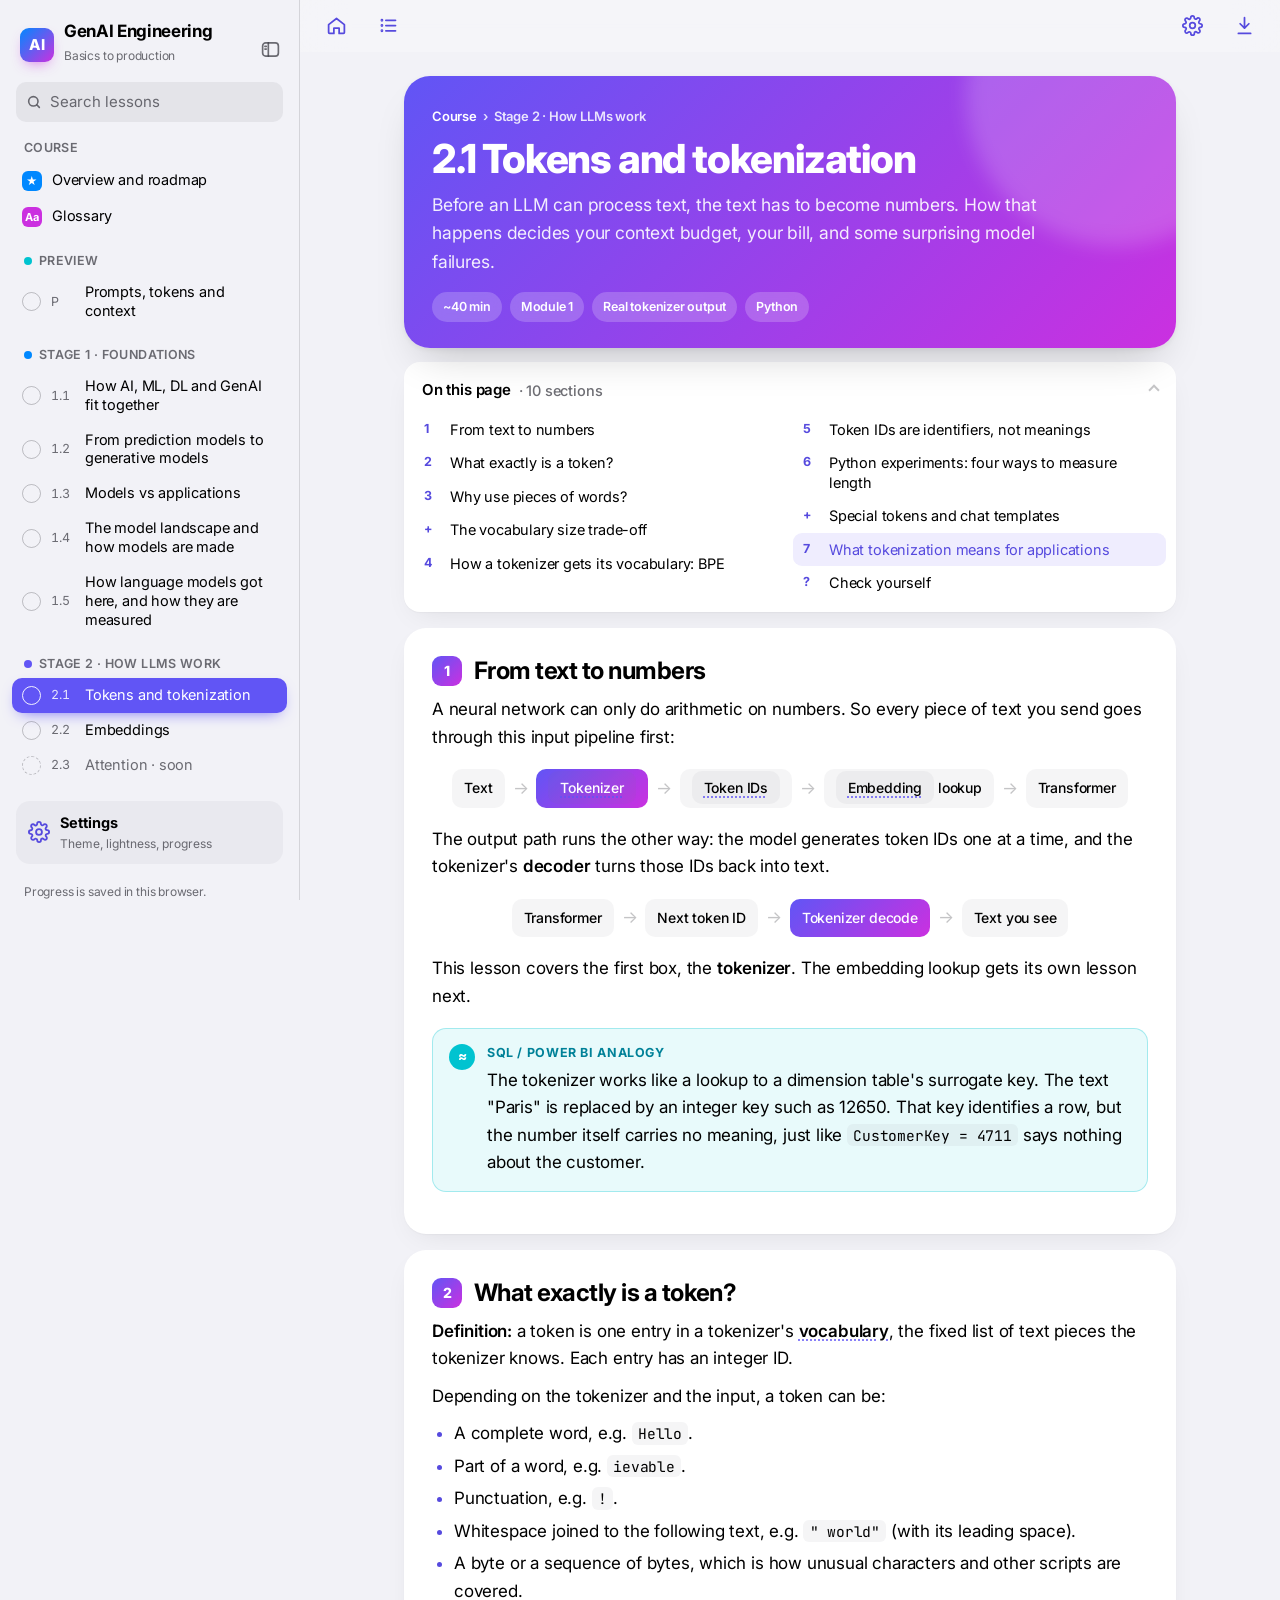
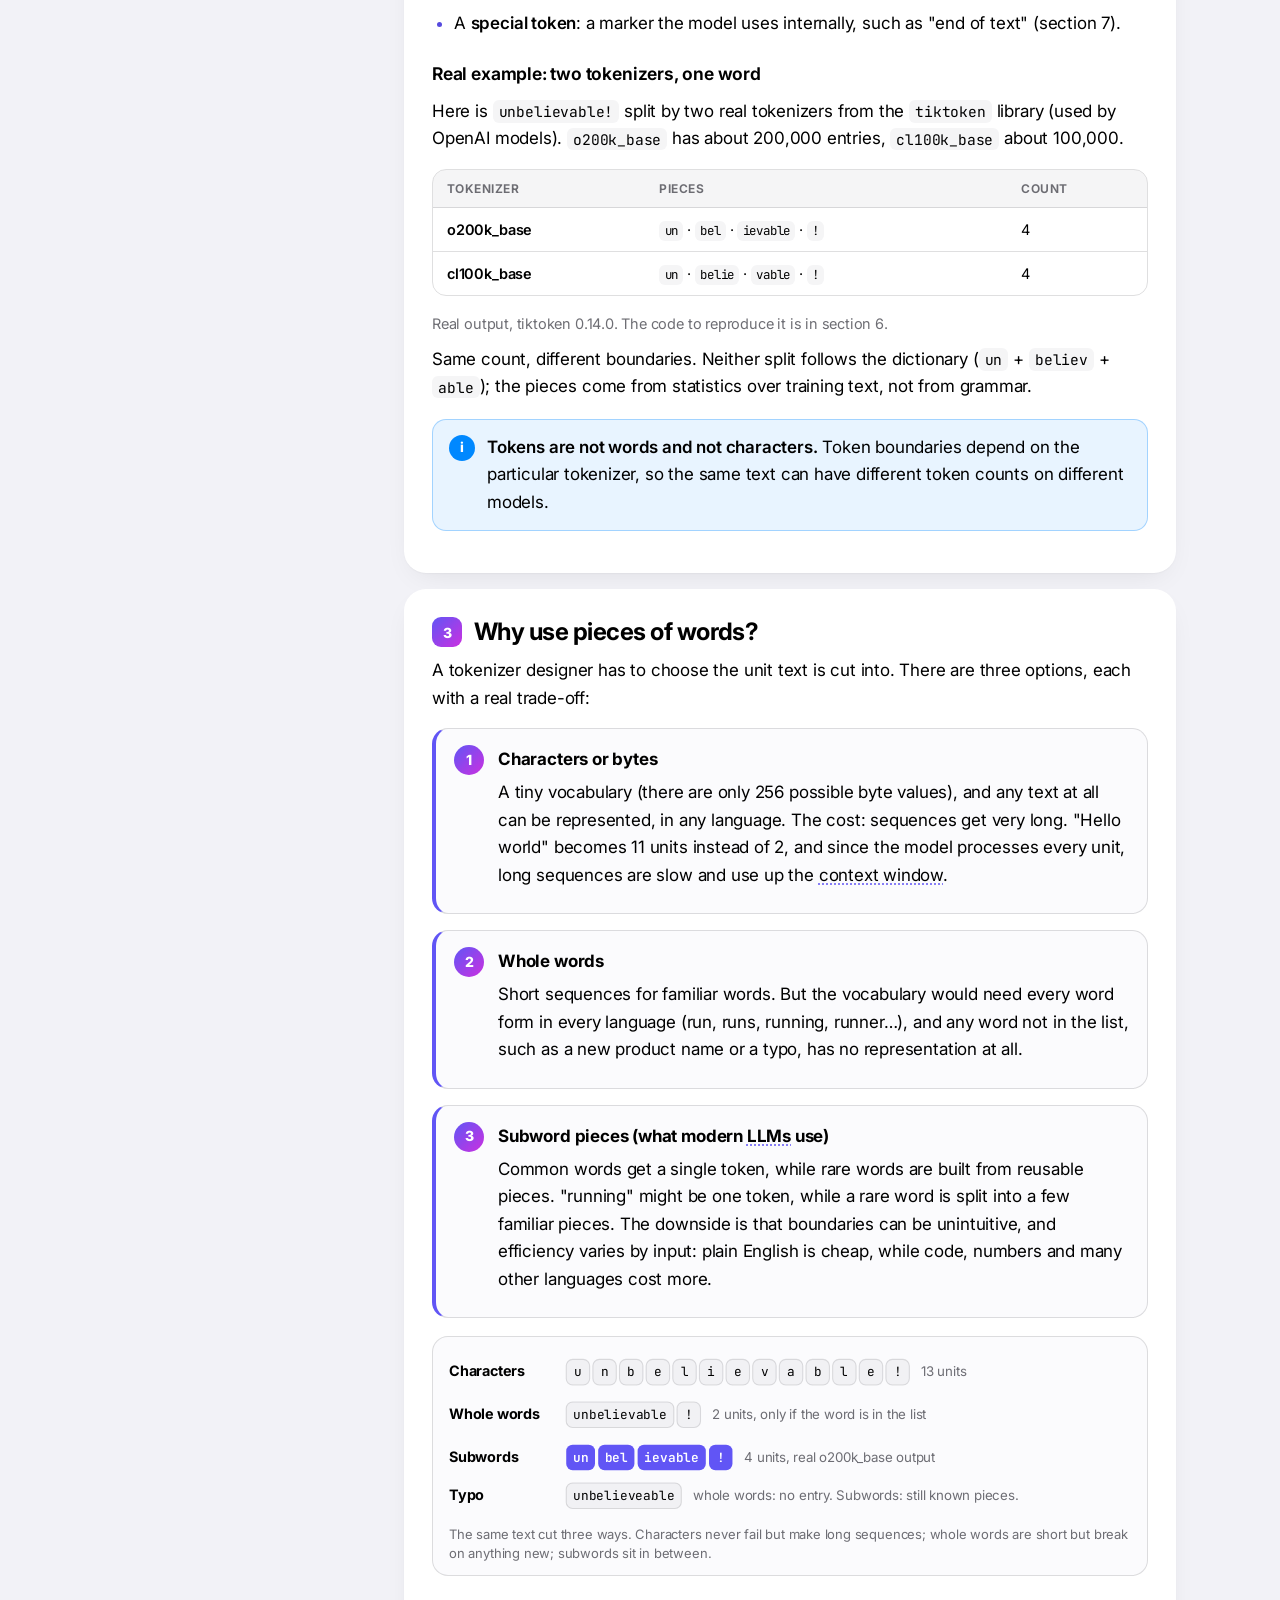
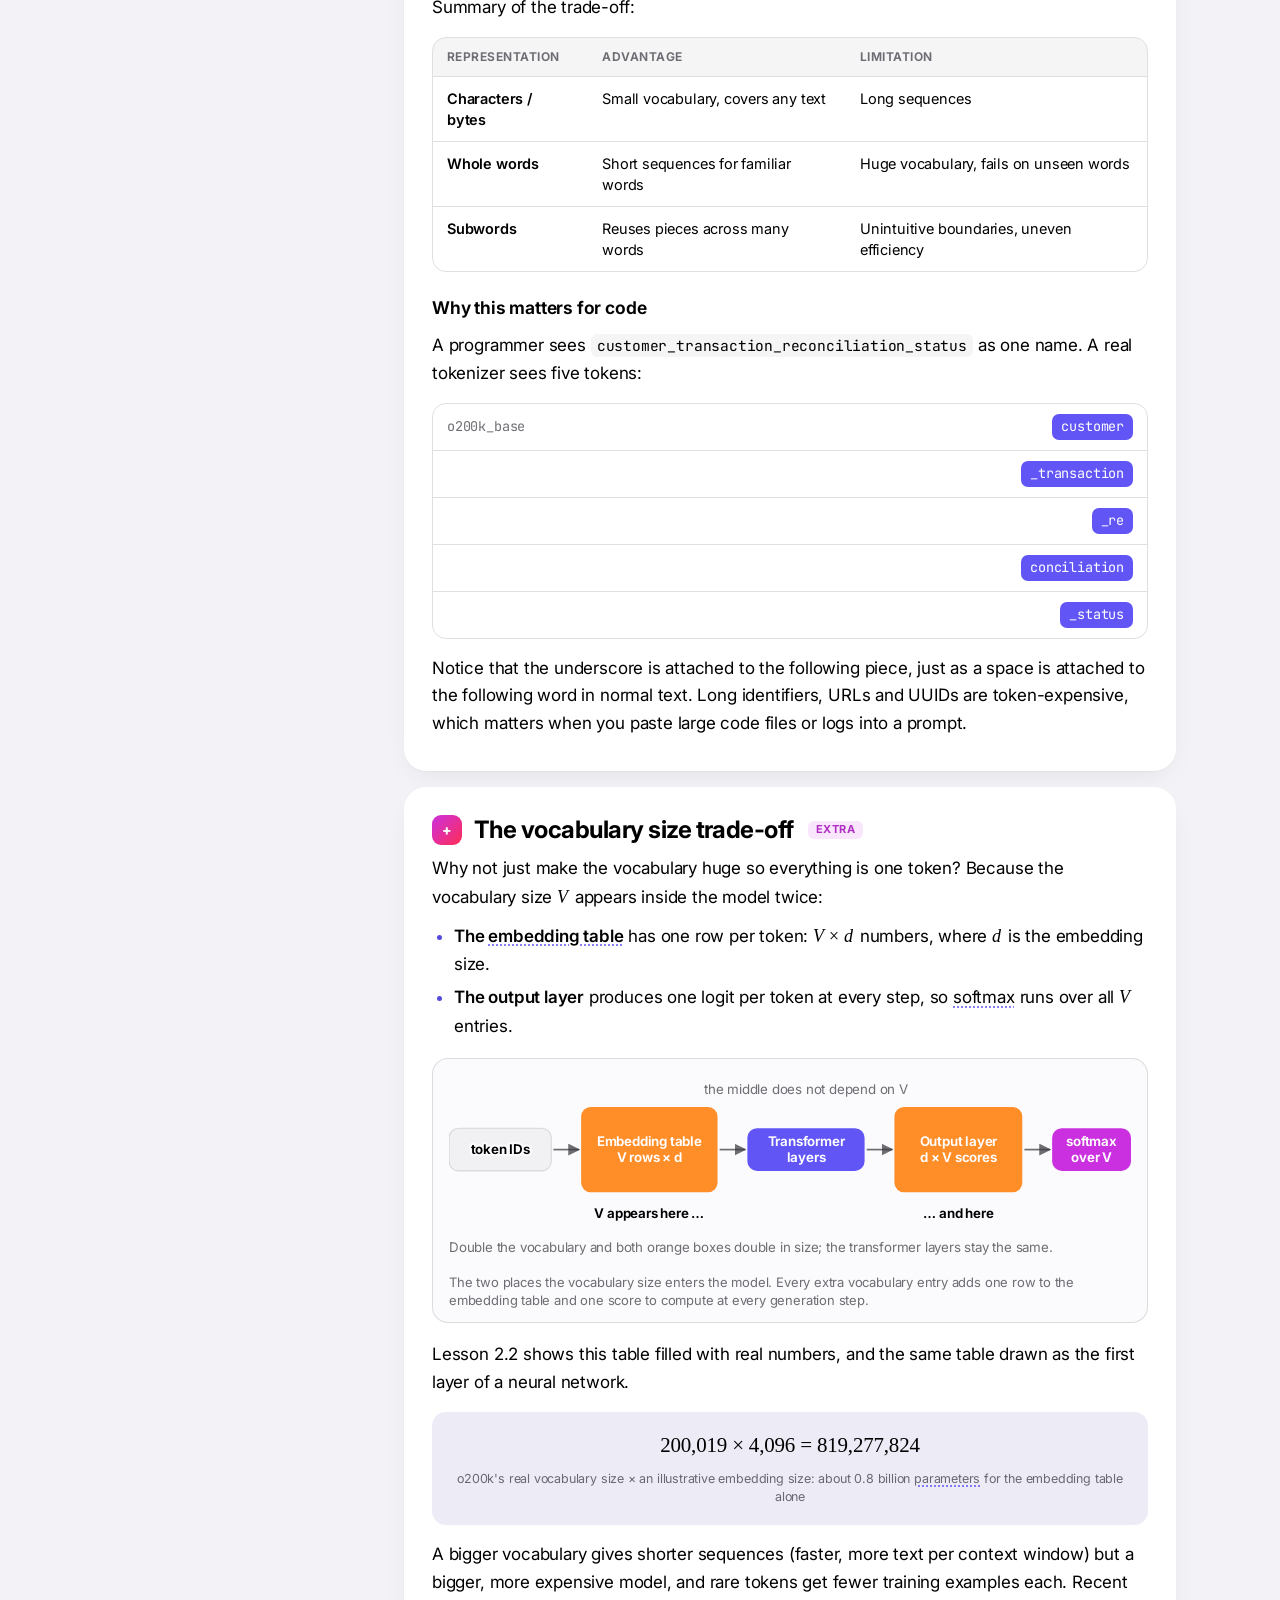
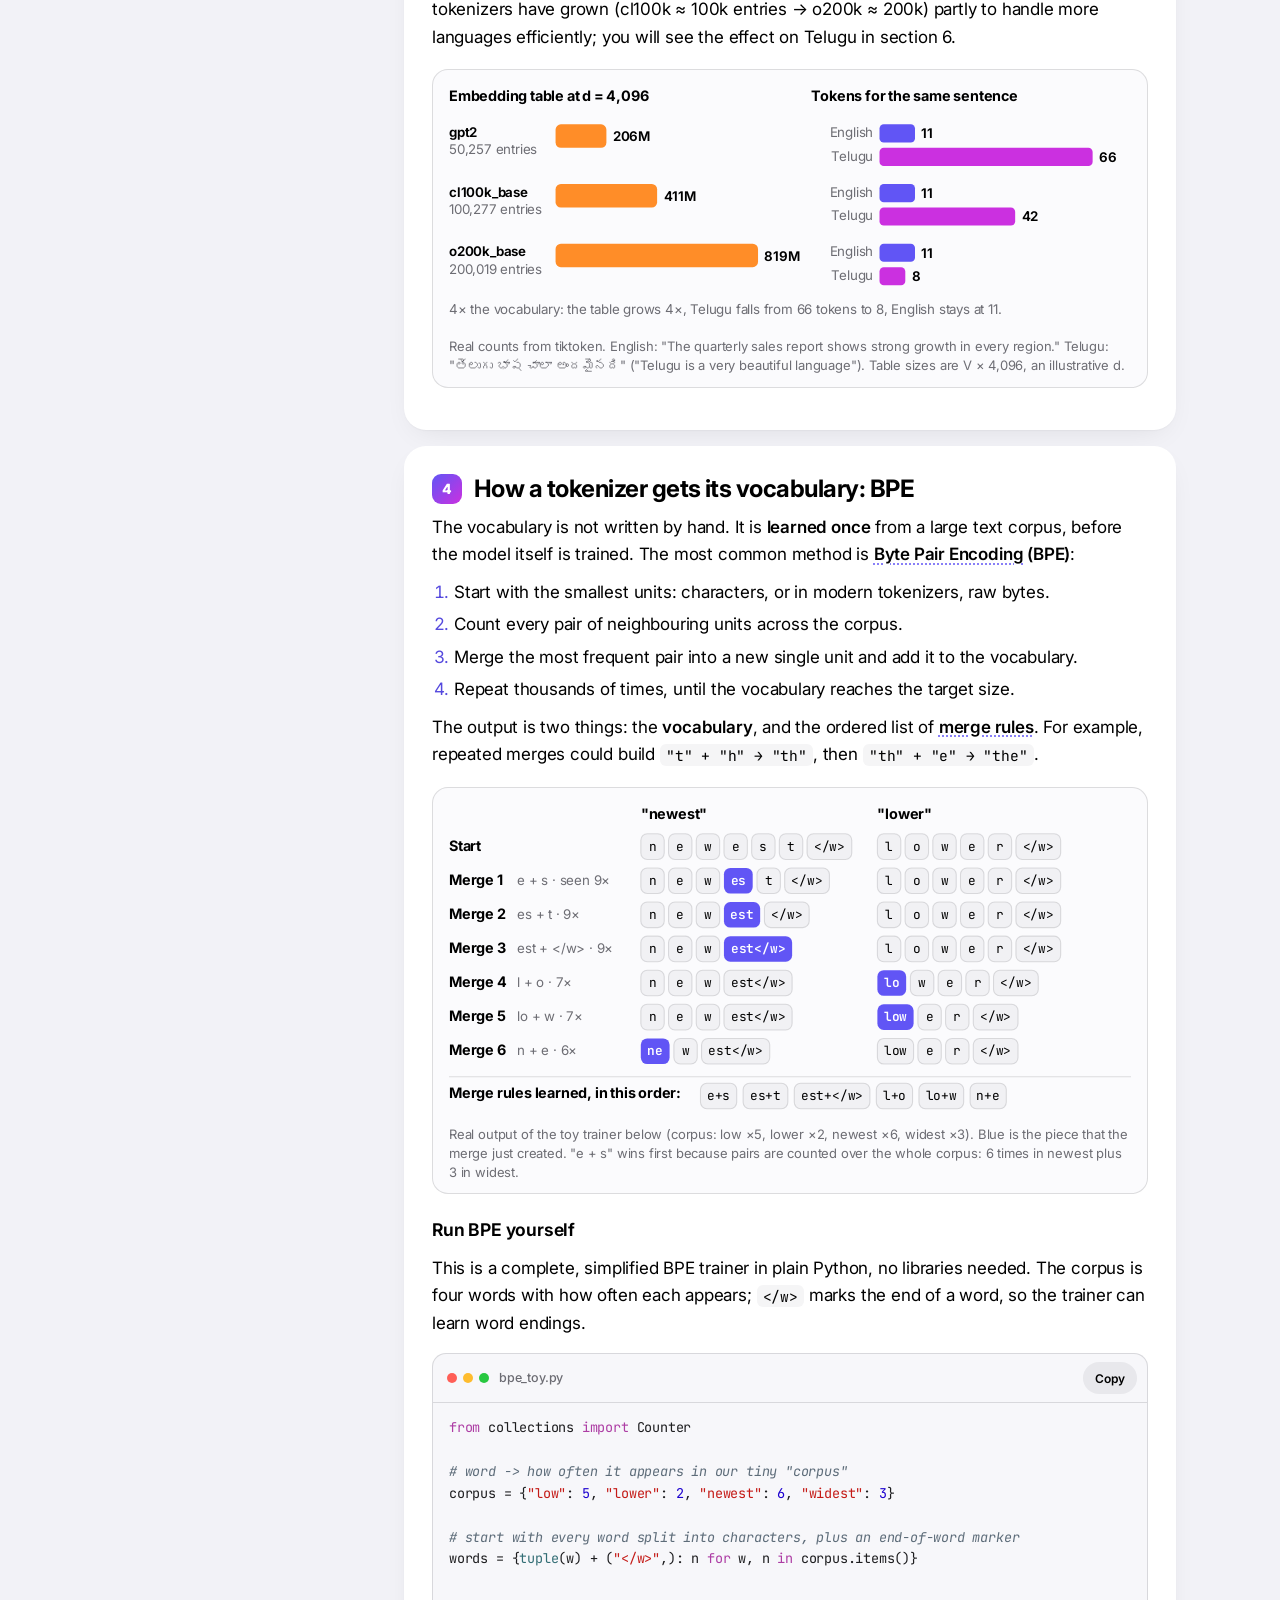
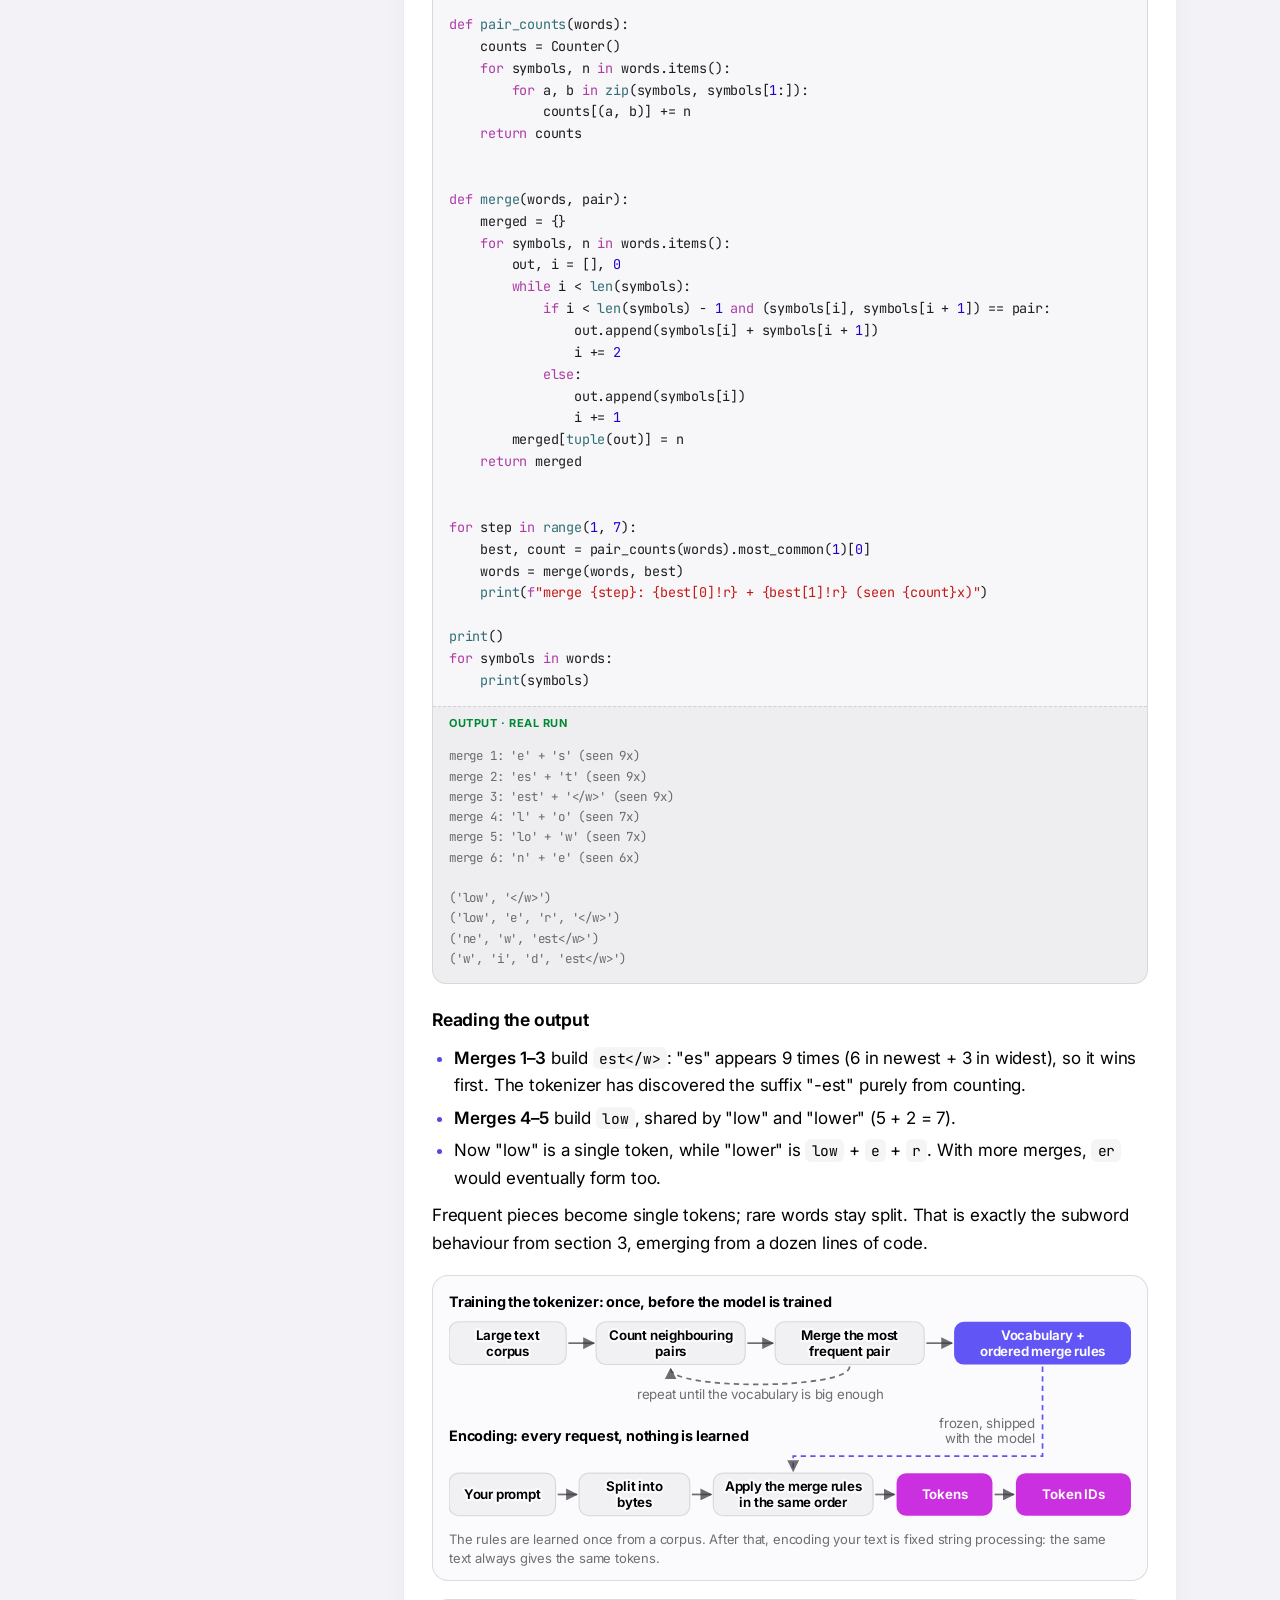
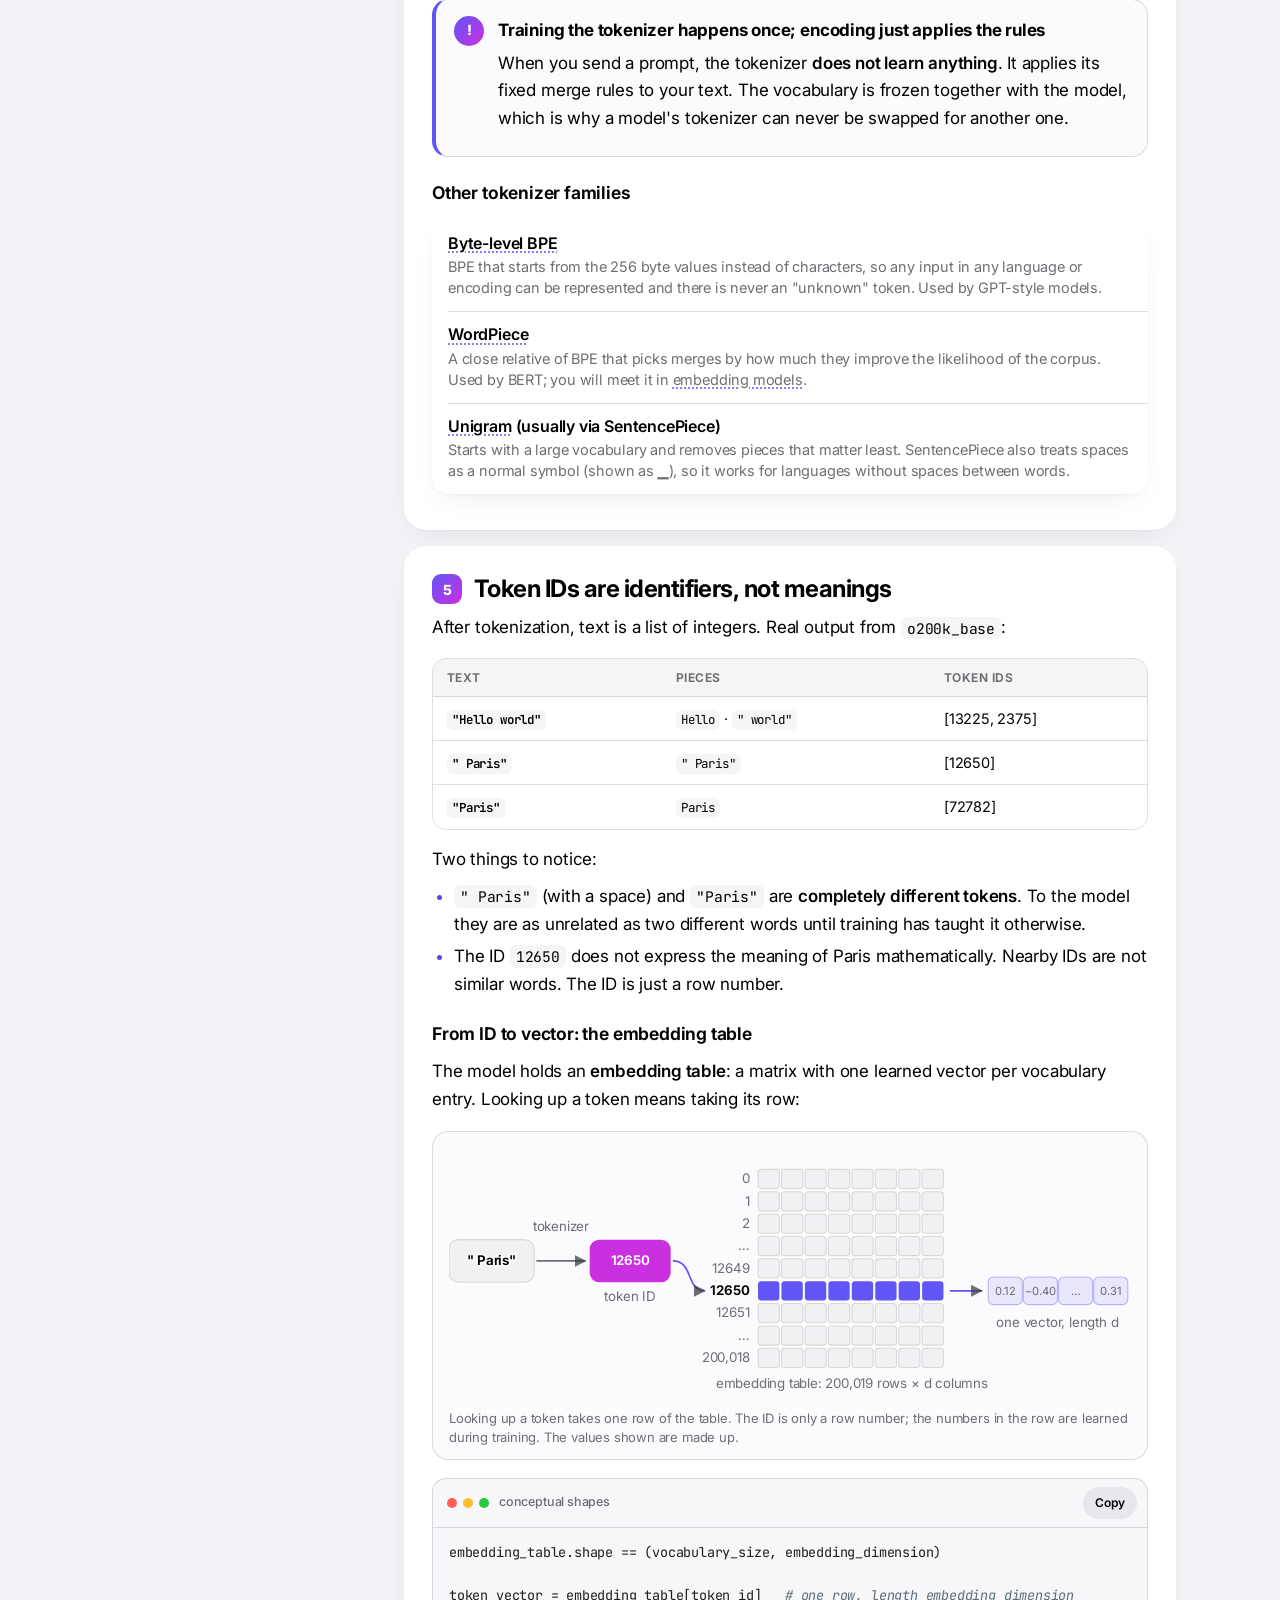
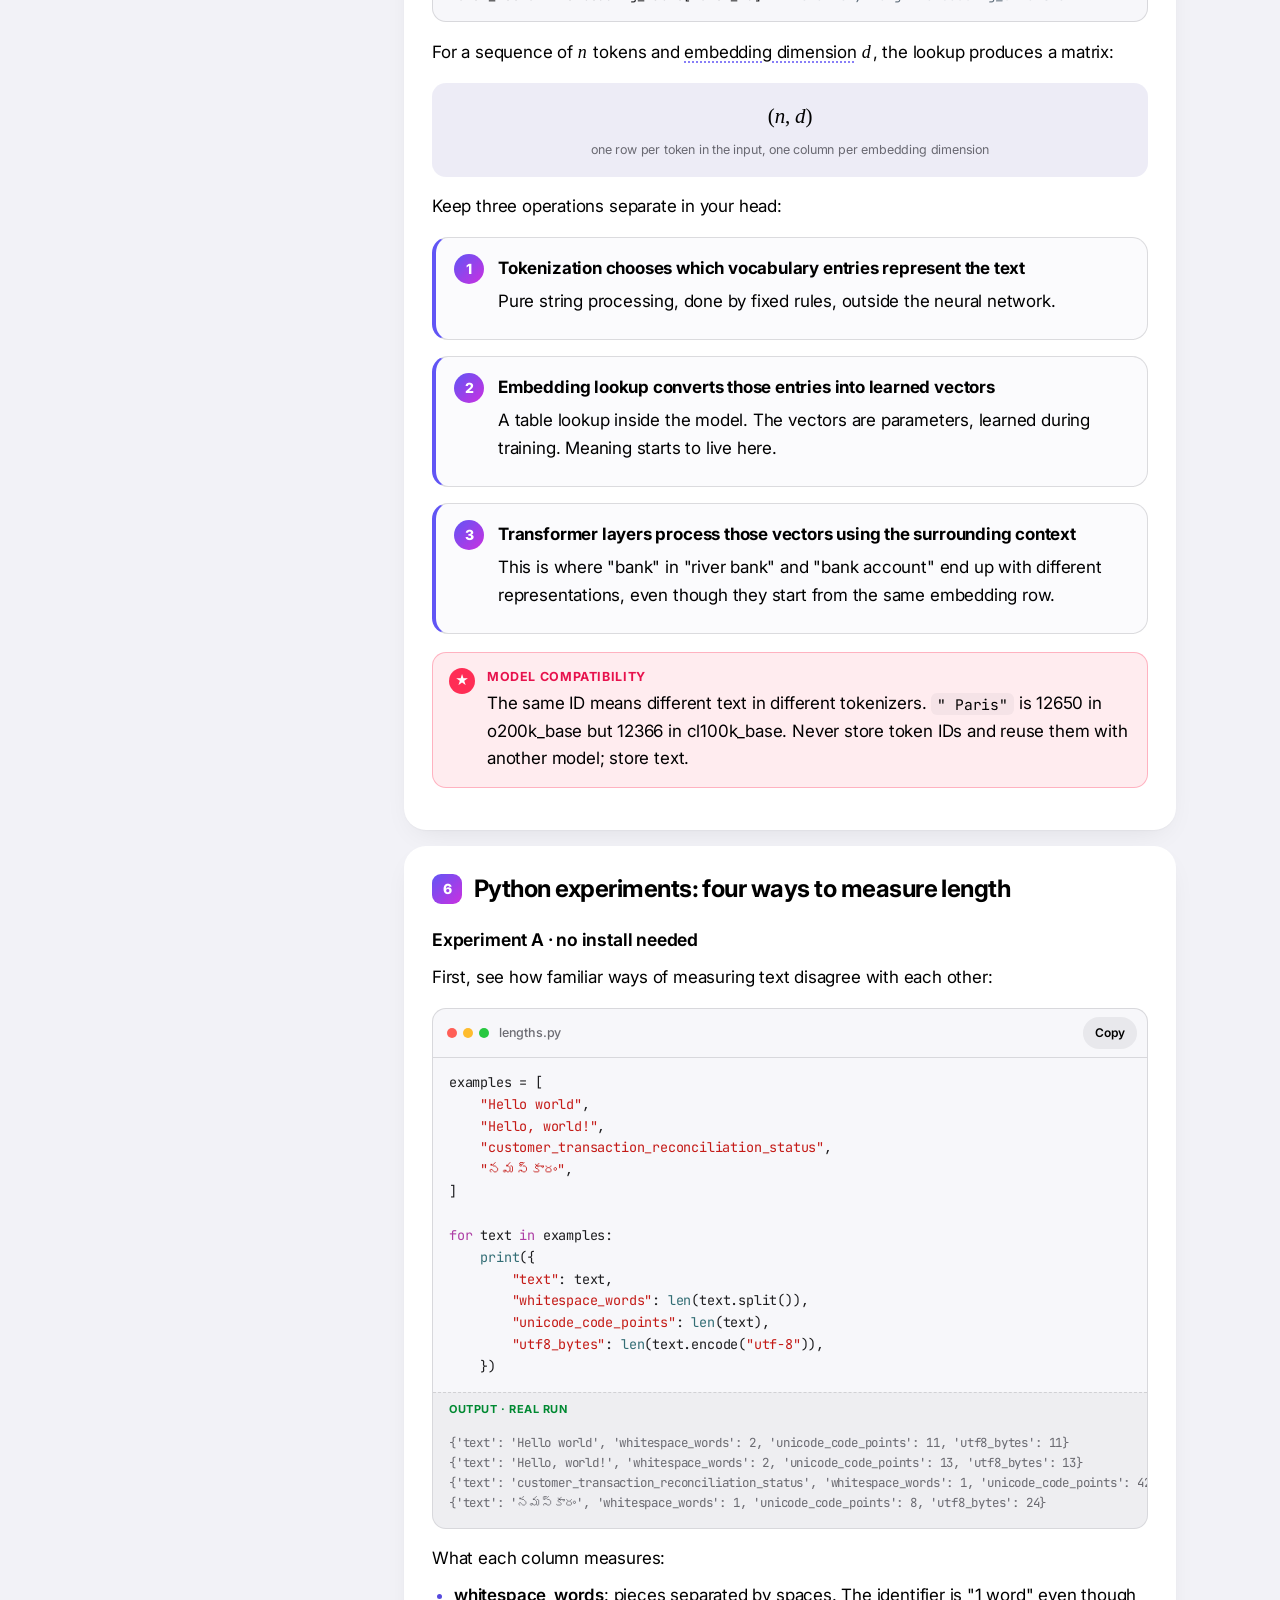
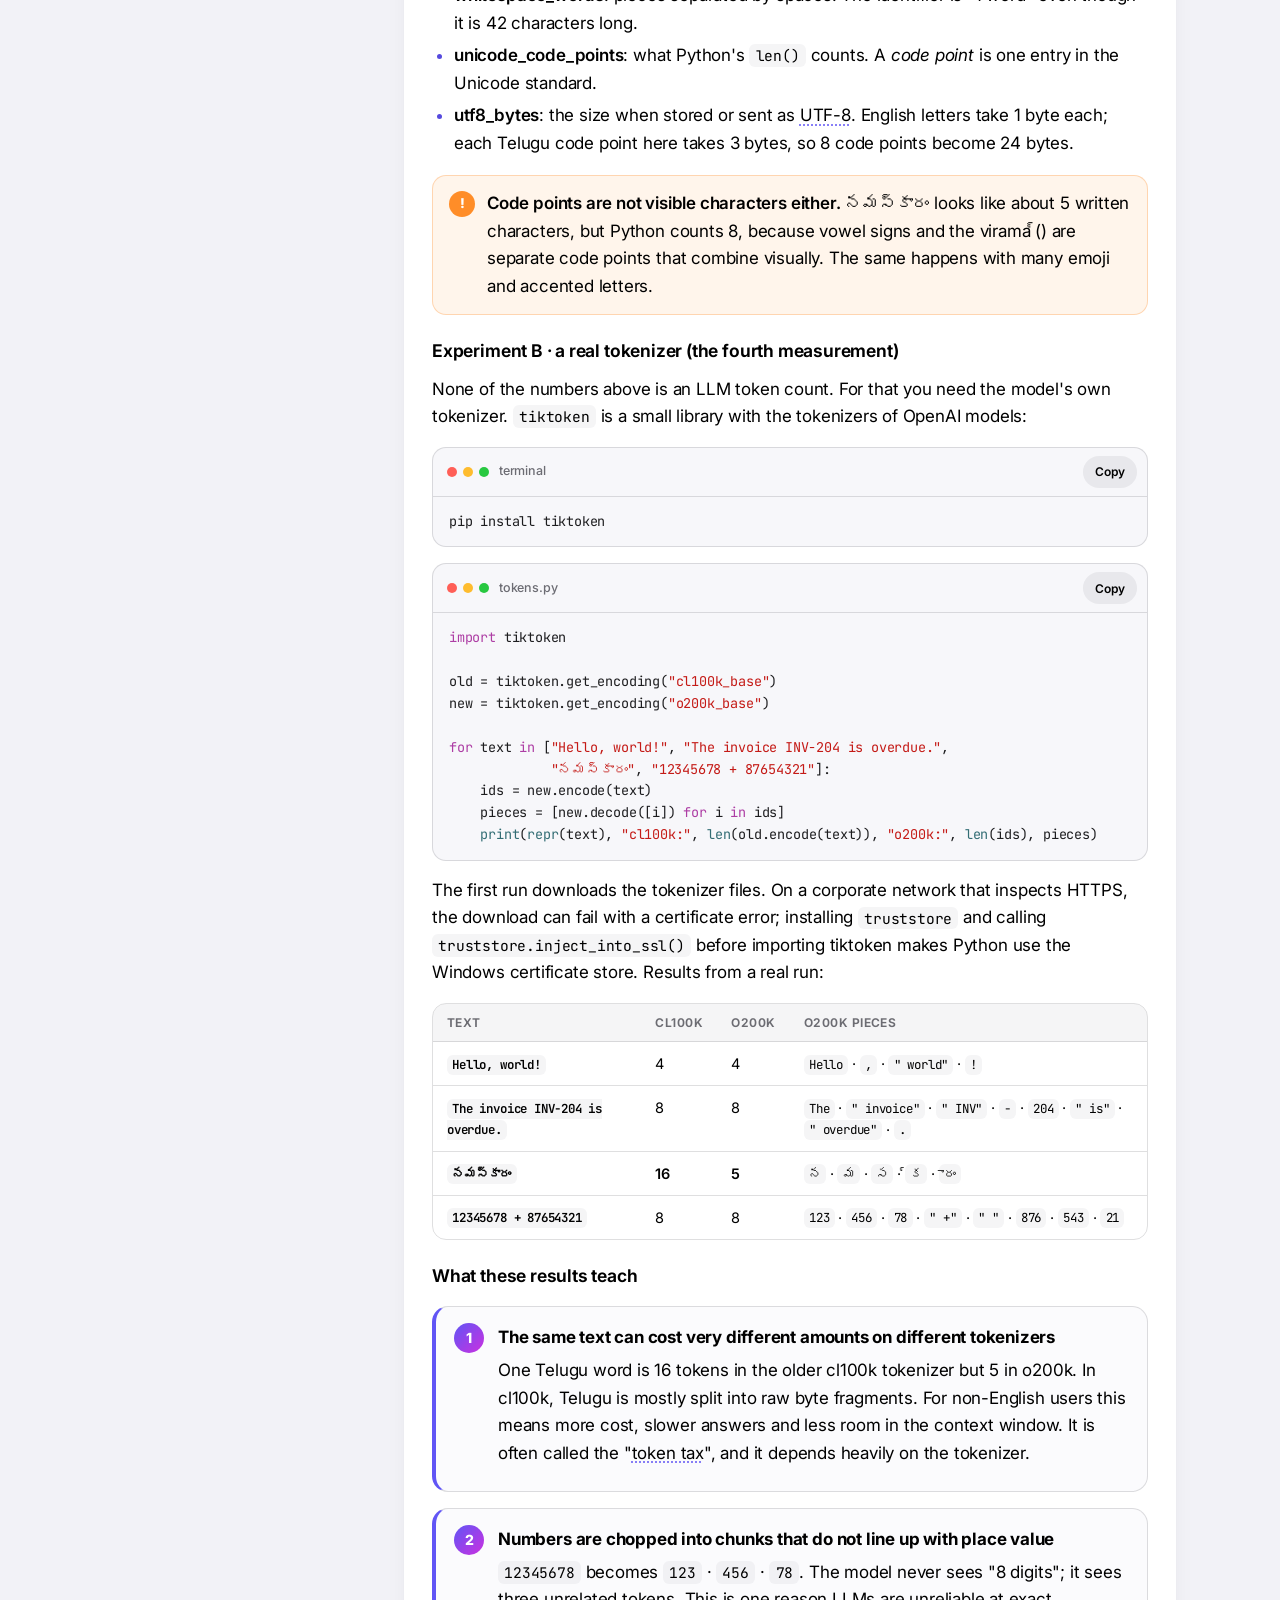
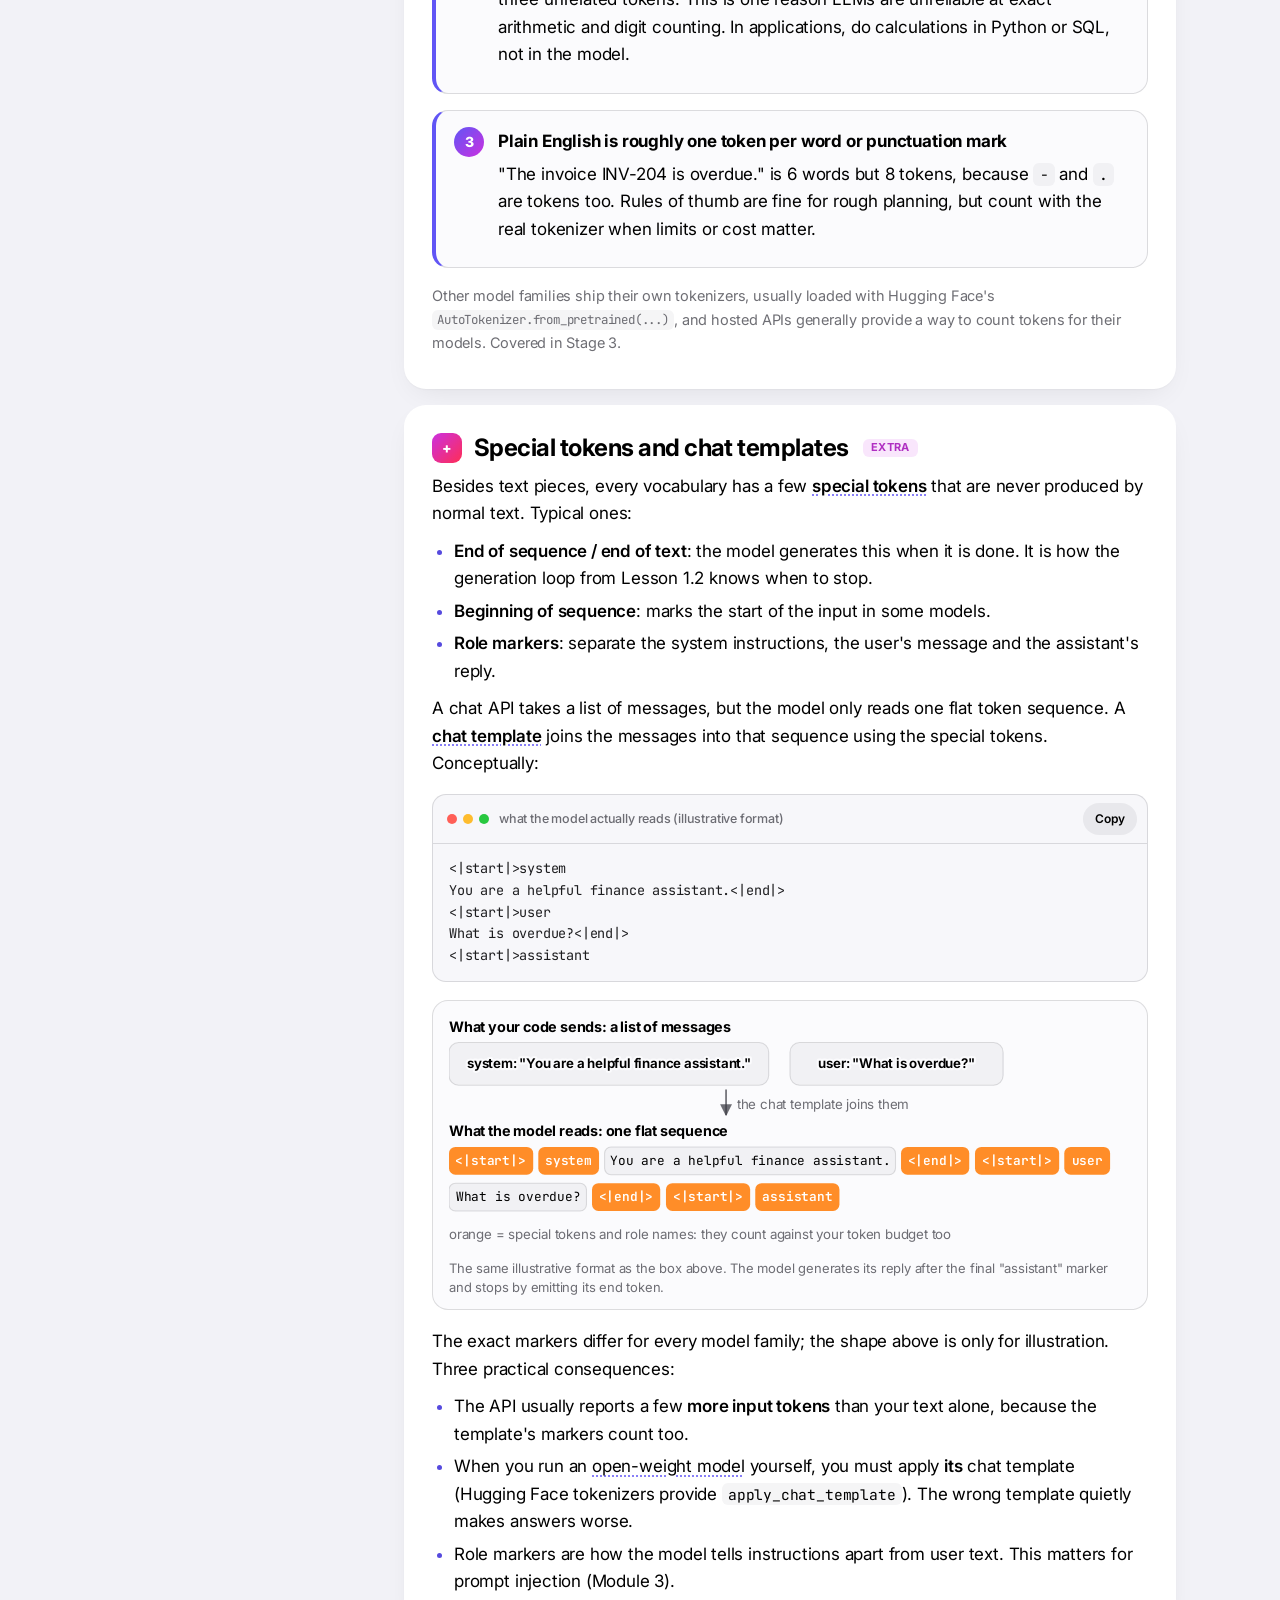
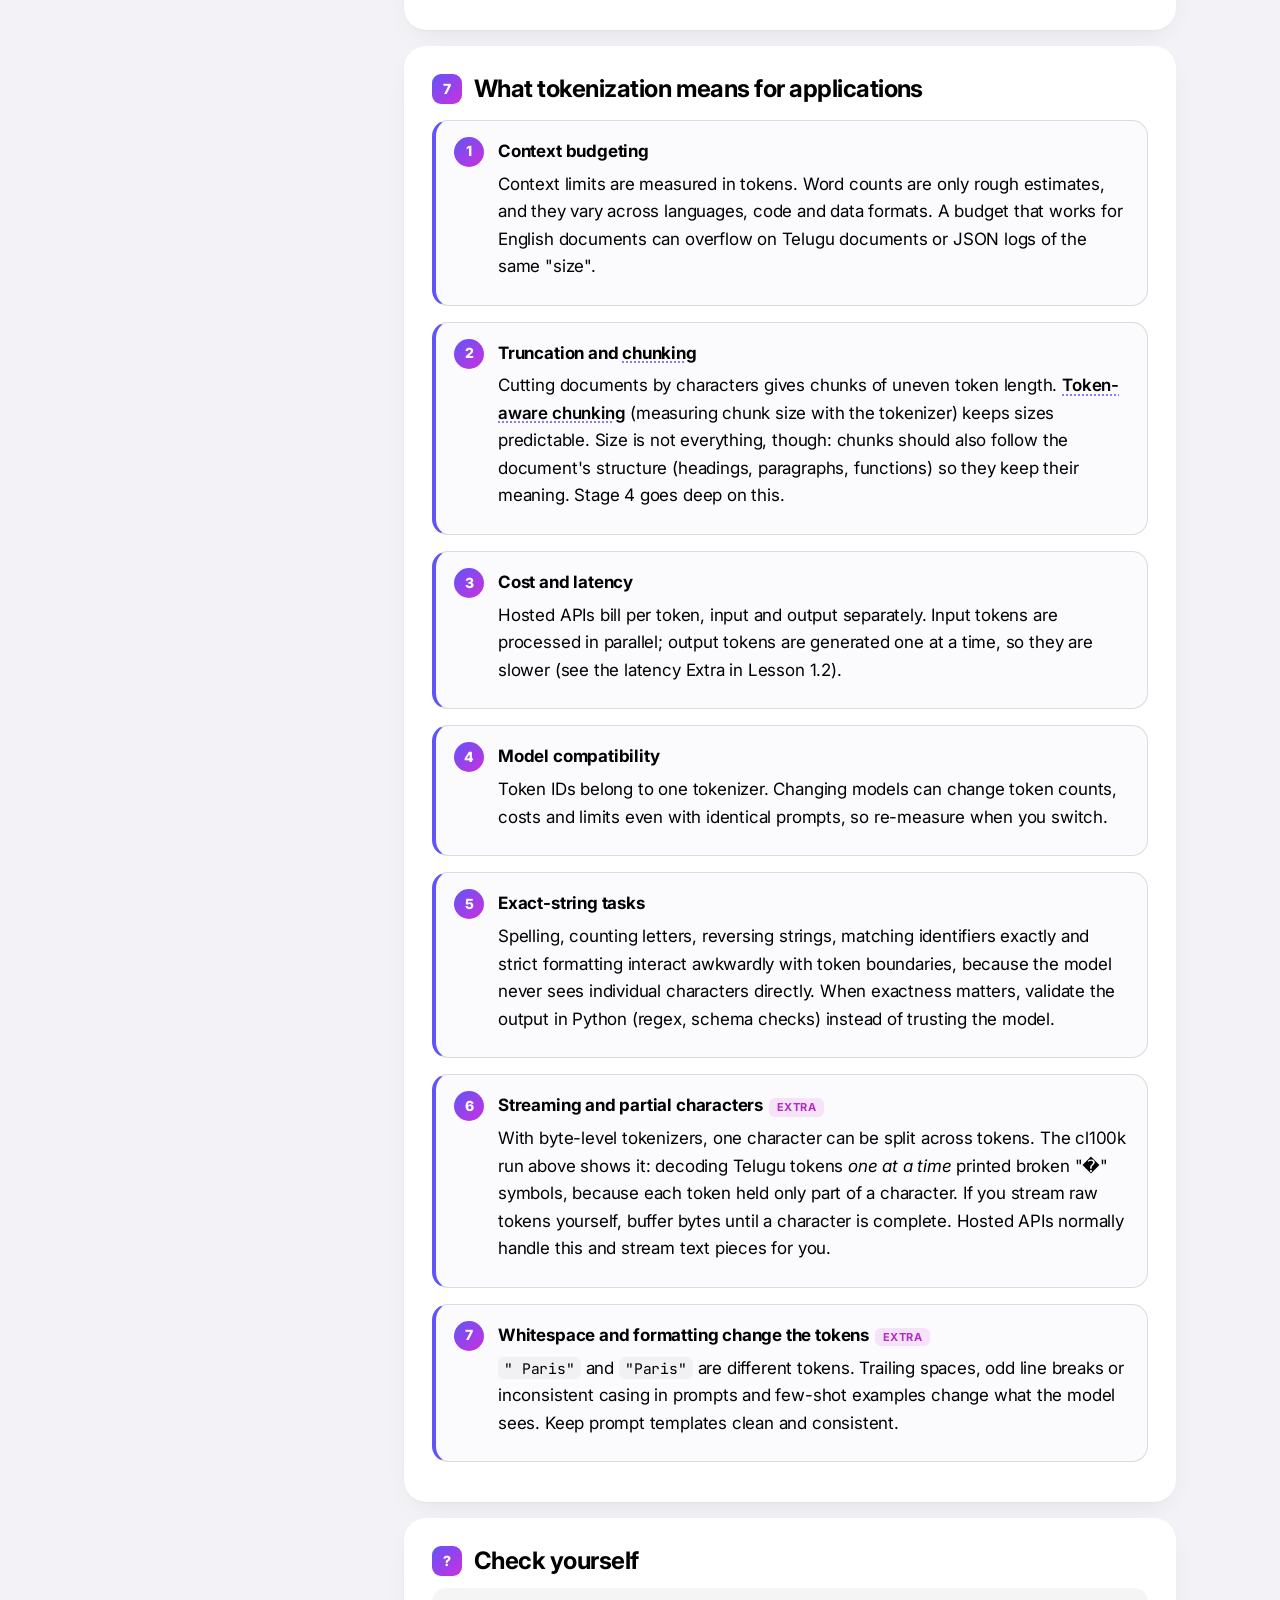
<file: lessons/2-1-tokenization.html>
<!DOCTYPE html>
<html lang="en">
<head>
<meta charset="utf-8">
<meta name="viewport" content="width=device-width, initial-scale=1, viewport-fit=cover">
<title>2.1 · Tokens and tokenization</title>
<meta name="color-scheme" content="light dark">
<meta name="theme-color" content="#F2F2F7" media="(prefers-color-scheme: light)">
<meta name="theme-color" content="#000000" media="(prefers-color-scheme: dark)">
<script src="../assets/boot.js"></script>
<link rel="stylesheet" href="https://fonts.googleapis.com/css2?family=Inter:wght@400;500;600;700;800&family=JetBrains+Mono:wght@400;500&display=swap">
<link rel="stylesheet" href="../assets/style.css">
<link rel="stylesheet" href="../assets/glass.css">
</head>
<body data-id="l2-1" data-root="../">
<div class="shell"><div class="main">
<main class="content page">

<section class="l-hero">
  <div class="crumbs"><a href="../index.html">Course</a><span>›</span><span>Stage 2 · How LLMs work</span></div>
  <h1>2.1 Tokens and tokenization</h1>
  <p>Before an LLM can process text, the text has to become numbers. How that happens decides your context budget, your bill, and some surprising model failures.</p>
  <div class="chips"><span class="chip">~40 min</span><span class="chip">Module 1</span><span class="chip">Real tokenizer output</span><span class="chip">Python</span></div>
</section>

<details class="toc" id="toc"></details>

<section class="sec" id="pipeline">
  <h2><span class="n">1</span>From text to numbers</h2>
  <p>A neural network can only do arithmetic on numbers. So every piece of text you send goes through this input pipeline first:</p>
  <div class="flow"><span>Text</span><b>→</b><span class="hl">Tokenizer</span><b>→</b><span>Token IDs</span><b>→</b><span>Embedding lookup</span><b>→</b><span>Transformer</span></div>
  <p>The output path runs the other way: the model generates token IDs one at a time, and the tokenizer's <strong>decoder</strong> turns those IDs back into text.</p>
  <div class="flow"><span>Transformer</span><b>→</b><span>Next token ID</span><b>→</b><span class="hl">Tokenizer decode</span><b>→</b><span>Text you see</span></div>
  <p>This lesson covers the first box, the <strong>tokenizer</strong>. The embedding lookup gets its own lesson next.</p>
  <div class="callout c-sql"><div class="ci">≈</div><div><div class="ct">SQL / Power BI analogy</div><p>The tokenizer works like a lookup to a dimension table's surrogate key. The text "Paris" is replaced by an integer key such as 12650. That key identifies a row, but the number itself carries no meaning, just like <code>CustomerKey = 4711</code> says nothing about the customer.</p></div></div>
</section>

<section class="sec" id="what-is-token">
  <h2><span class="n">2</span>What exactly is a token?</h2>
  <p><strong>Definition:</strong> a token is one entry in a tokenizer's <strong>vocabulary</strong>, the fixed list of text pieces the tokenizer knows. Each entry has an integer ID.</p>
  <p>Depending on the tokenizer and the input, a token can be:</p>
  <ul>
    <li>A complete word, e.g. <code>Hello</code>.</li>
    <li>Part of a word, e.g. <code>ievable</code>.</li>
    <li>Punctuation, e.g. <code>!</code>.</li>
    <li>Whitespace joined to the following text, e.g. <code>" world"</code> (with its leading space).</li>
    <li>A byte or a sequence of bytes, which is how unusual characters and other scripts are covered.</li>
    <li>A <strong>special token</strong>: a marker the model uses internally, such as "end of text" (section 7).</li>
  </ul>
  <h3>Real example: two tokenizers, one word</h3>
  <p>Here is <code>unbelievable!</code> split by two real tokenizers from the <code>tiktoken</code> library (used by OpenAI models). <code>o200k_base</code> has about 200,000 entries, <code>cl100k_base</code> about 100,000.</p>
  <div class="tbl"><table>
    <thead><tr><th>Tokenizer</th><th>Pieces</th><th>Count</th></tr></thead>
    <tbody>
    <tr><td>o200k_base</td><td><code>un</code> · <code>bel</code> · <code>ievable</code> · <code>!</code></td><td>4</td></tr>
    <tr><td>cl100k_base</td><td><code>un</code> · <code>belie</code> · <code>vable</code> · <code>!</code></td><td>4</td></tr>
    </tbody></table></div>
  <p class="muted">Real output, tiktoken 0.14.0. The code to reproduce it is in section 6.</p>
  <p>Same count, different boundaries. Neither split follows the dictionary (<code>un</code> + <code>believ</code> + <code>able</code>); the pieces come from statistics over training text, not from grammar.</p>
  <div class="callout c-key"><div class="ci">i</div><div><p><strong>Tokens are not words and not characters.</strong> Token boundaries depend on the particular tokenizer, so the same text can have different token counts on different models.</p></div></div>
</section>

<section class="sec" id="why-subwords">
  <h2><span class="n">3</span>Why use pieces of words?</h2>
  <p>A tokenizer designer has to choose the unit text is cut into. There are three options, each with a real trade-off:</p>
  <div class="point"><div class="point-n">1</div><div>
    <div class="point-t">Characters or bytes</div>
    <p>A tiny vocabulary (there are only 256 possible byte values), and any text at all can be represented, in any language. The cost: sequences get very long. "Hello world" becomes 11 units instead of 2, and since the model processes every unit, long sequences are slow and use up the context window.</p></div></div>
  <div class="point"><div class="point-n">2</div><div>
    <div class="point-t">Whole words</div>
    <p>Short sequences for familiar words. But the vocabulary would need every word form in every language (run, runs, running, runner…), and any word not in the list, such as a new product name or a typo, has no representation at all.</p></div></div>
  <div class="point"><div class="point-n">3</div><div>
    <div class="point-t">Subword pieces (what modern LLMs use)</div>
    <p>Common words get a single token, while rare words are built from reusable pieces. "running" might be one token, while a rare word is split into a few familiar pieces. The downside is that boundaries can be unintuitive, and efficiency varies by input: plain English is cheap, while code, numbers and many other languages cost more.</p></div></div>
  <figure class="fig">
    <div class="sv"><svg viewBox="0 0 640 152" role="img" aria-label="unbelievable! cut into characters, whole words and subwords">
      <text x="0" y="22" class="h">Characters</text>
      <rect x="110" y="6" width="22" height="24" rx="6" class="box"/><text x="121.0" y="22" class="tk">u</text><rect x="135" y="6" width="22" height="24" rx="6" class="box"/><text x="146.0" y="22" class="tk">n</text><rect x="160" y="6" width="22" height="24" rx="6" class="box"/><text x="171.0" y="22" class="tk">b</text><rect x="185" y="6" width="22" height="24" rx="6" class="box"/><text x="196.0" y="22" class="tk">e</text><rect x="210" y="6" width="22" height="24" rx="6" class="box"/><text x="221.0" y="22" class="tk">l</text><rect x="235" y="6" width="22" height="24" rx="6" class="box"/><text x="246.0" y="22" class="tk">i</text><rect x="260" y="6" width="22" height="24" rx="6" class="box"/><text x="271.0" y="22" class="tk">e</text><rect x="285" y="6" width="22" height="24" rx="6" class="box"/><text x="296.0" y="22" class="tk">v</text><rect x="310" y="6" width="22" height="24" rx="6" class="box"/><text x="321.0" y="22" class="tk">a</text><rect x="335" y="6" width="22" height="24" rx="6" class="box"/><text x="346.0" y="22" class="tk">b</text><rect x="360" y="6" width="22" height="24" rx="6" class="box"/><text x="371.0" y="22" class="tk">l</text><rect x="385" y="6" width="22" height="24" rx="6" class="box"/><text x="396.0" y="22" class="tk">e</text><rect x="410" y="6" width="22" height="24" rx="6" class="box"/><text x="421.0" y="22" class="tk">!</text>
      <text x="443" y="22">13 units</text>
      <text x="0" y="62" class="h">Whole words</text>
      <rect x="110" y="46" width="101" height="24" rx="6" class="box"/><text x="160.5" y="62" class="tk">unbelievable</text><rect x="214" y="46" width="22" height="24" rx="6" class="box"/><text x="225.0" y="62" class="tk">!</text>
      <text x="247" y="62">2 units, only if the word is in the list</text>
      <text x="0" y="102" class="h">Subwords</text>
      <rect x="110" y="86" width="27" height="24" rx="6" class="box a"/><text x="123.5" y="102" class="tk w">un</text><rect x="140" y="86" width="34" height="24" rx="6" class="box a"/><text x="157.0" y="102" class="tk w">bel</text><rect x="177" y="86" width="64" height="24" rx="6" class="box a"/><text x="209.0" y="102" class="tk w">ievable</text><rect x="244" y="86" width="22" height="24" rx="6" class="box a"/><text x="255.0" y="102" class="tk w">!</text>
      <text x="277" y="102">4 units, real o200k_base output</text>
      <text x="0" y="138" class="h">Typo</text>
      <rect x="110" y="122" width="108" height="24" rx="6" class="box"/><text x="164.0" y="138" class="tk">unbelieveable</text><text x="229" y="138">whole words: no entry. Subwords: still known pieces.</text>
    </svg></div>
    <figcaption>The same text cut three ways. Characters never fail but make long sequences; whole words are short but break on anything new; subwords sit in between.</figcaption>
  </figure>
  <p>Summary of the trade-off:</p>
  <div class="tbl"><table>
    <thead><tr><th>Representation</th><th>Advantage</th><th>Limitation</th></tr></thead>
    <tbody>
    <tr><td>Characters / bytes</td><td>Small vocabulary, covers any text</td><td>Long sequences</td></tr>
    <tr><td>Whole words</td><td>Short sequences for familiar words</td><td>Huge vocabulary, fails on unseen words</td></tr>
    <tr><td>Subwords</td><td>Reuses pieces across many words</td><td>Unintuitive boundaries, uneven efficiency</td></tr>
    </tbody></table></div>
  <h3>Why this matters for code</h3>
  <p>A programmer sees <code>customer_transaction_reconciliation_status</code> as one name. A real tokenizer sees five tokens:</p>
  <div class="steps">
    <div class="step"><span class="ctx">o200k_base</span><span class="nx">customer</span></div>
    <div class="step"><span class="ctx"></span><span class="nx">_transaction</span></div>
    <div class="step"><span class="ctx"></span><span class="nx">_re</span></div>
    <div class="step"><span class="ctx"></span><span class="nx">conciliation</span></div>
    <div class="step"><span class="ctx"></span><span class="nx">_status</span></div>
  </div>
  <p>Notice that the underscore is attached to the following piece, just as a space is attached to the following word in normal text. Long identifiers, URLs and UUIDs are token-expensive, which matters when you paste large code files or logs into a prompt.</p>
</section>

<section class="sec extra" id="vocab-size">
  <h2><span class="n">+</span>The vocabulary size trade-off <span class="tag-extra">Extra</span></h2>
  <p>Why not just make the vocabulary huge so everything is one token? Because the vocabulary size <span class="im">V</span> appears inside the model twice:</p>
  <ul>
    <li><strong>The embedding table</strong> has one row per token: <span class="im">V × d</span> numbers, where <span class="im">d</span> is the embedding size.</li>
    <li><strong>The output layer</strong> produces one logit per token at every step, so softmax runs over all <span class="im">V</span> entries.</li>
  </ul>
  <figure class="fig">
    <div class="sv"><svg viewBox="0 0 640 176" role="img" aria-label="Model diagram: embedding table with V rows, transformer layers, output layer with V scores, softmax over V">
      <defs><marker id="ah21v" viewBox="0 0 10 10" refX="9" refY="5" markerWidth="7" markerHeight="7" orient="auto-start-reverse"><path d="M0 0 L10 5 L0 10 z" style="fill:var(--label2)"/></marker></defs>
      <rect x="0" y="50" width="96" height="40" rx="9" class="box "/><text x="48.0" y="74.0" class="mid v">token IDs</text>
      <path d="M98 70 L122 70" class="arr " marker-end="url(#ah21v)"/>
      <rect x="124" y="30" width="128" height="80" rx="9" class="box o"/><text x="188.0" y="66.5" class="mid w">Embedding table</text><text x="188.0" y="81.5" class="mid w">V rows × d</text>
      <path d="M254 70 L278 70" class="arr " marker-end="url(#ah21v)"/>
      <rect x="280" y="50" width="110" height="40" rx="9" class="box a"/><text x="335.0" y="66.5" class="mid w">Transformer</text><text x="335.0" y="81.5" class="mid w">layers</text>
      <path d="M392 70 L416 70" class="arr " marker-end="url(#ah21v)"/>
      <rect x="418" y="30" width="120" height="80" rx="9" class="box o"/><text x="478.0" y="66.5" class="mid w">Output layer</text><text x="478.0" y="81.5" class="mid w">d × V scores</text>
      <path d="M540 70 L564 70" class="arr " marker-end="url(#ah21v)"/>
      <rect x="566" y="50" width="74" height="40" rx="9" class="box b"/><text x="603.0" y="66.5" class="mid w">softmax</text><text x="603.0" y="81.5" class="mid w">over V</text>
      <text x="188" y="134" class="mid v">V appears here …</text>
      <text x="478" y="134" class="mid v">… and here</text>
      <text x="335" y="18" class="mid">the middle does not depend on V</text>
      <text x="0" y="166">Double the vocabulary and both orange boxes double in size; the transformer layers stay the same.</text>
    </svg></div>
    <figcaption>The two places the vocabulary size enters the model. Every extra vocabulary entry adds one row to the embedding table and one score to compute at every generation step.</figcaption>
  </figure>
  <p>Lesson 2.2 shows this table filled with real numbers, and the same table drawn as the first layer of a neural network.</p>
  <div class="math">200,019 × 4,096 = 819,277,824<span class="cap">o200k's real vocabulary size × an illustrative embedding size: about 0.8 billion parameters for the embedding table alone</span></div>
  <p>A bigger vocabulary gives shorter sequences (faster, more text per context window) but a bigger, more expensive model, and rare tokens get fewer training examples each. Recent tokenizers have grown (cl100k ≈ 100k entries → o200k ≈ 200k) partly to handle more languages efficiently; you will see the effect on Telugu in section 6.</p>
  <figure class="fig">
    <div class="sv"><svg viewBox="0 0 640 226" role="img" aria-label="Bar chart: embedding table size grows with vocabulary while the Telugu token count falls">
      <text x="0" y="14" class="h">Embedding table at d = 4,096</text>
      <text x="340" y="14" class="h">Tokens for the same sentence</text>
      <text x="0" y="48" class="v">gpt2</text><text x="0" y="64">50,257 entries</text>
      <rect x="100" y="36" width="47.7" height="22" rx="5" class="box o"/>
      <text x="153.7" y="52" class="v">206M</text>
      <text x="398" y="48" style="text-anchor:end">English</text>
      <rect x="404" y="36" width="33.3" height="17" rx="4" class="box a"/>
      <text x="443.3" y="49" class="v">11</text>
      <text x="398" y="70" style="text-anchor:end">Telugu</text>
      <rect x="404" y="58" width="200.0" height="17" rx="4" class="box b"/>
      <text x="610.0" y="71" class="v">66</text>
      <text x="0" y="104" class="v">cl100k_base</text><text x="0" y="120">100,277 entries</text>
      <rect x="100" y="92" width="95.3" height="22" rx="5" class="box o"/>
      <text x="201.3" y="108" class="v">411M</text>
      <text x="398" y="104" style="text-anchor:end">English</text>
      <rect x="404" y="92" width="33.3" height="17" rx="4" class="box a"/>
      <text x="443.3" y="105" class="v">11</text>
      <text x="398" y="126" style="text-anchor:end">Telugu</text>
      <rect x="404" y="114" width="127.3" height="17" rx="4" class="box b"/>
      <text x="537.3" y="127" class="v">42</text>
      <text x="0" y="160" class="v">o200k_base</text><text x="0" y="176">200,019 entries</text>
      <rect x="100" y="148" width="190.0" height="22" rx="5" class="box o"/>
      <text x="296.0" y="164" class="v">819M</text>
      <text x="398" y="160" style="text-anchor:end">English</text>
      <rect x="404" y="148" width="33.3" height="17" rx="4" class="box a"/>
      <text x="443.3" y="161" class="v">11</text>
      <text x="398" y="182" style="text-anchor:end">Telugu</text>
      <rect x="404" y="170" width="24.2" height="17" rx="4" class="box b"/>
      <text x="434.2" y="183" class="v">8</text>
      <text x="0" y="214">4× the vocabulary: the table grows 4×, Telugu falls from 66 tokens to 8, English stays at 11.</text>
    </svg></div>
    <figcaption>Real counts from tiktoken. English: "The quarterly sales report shows strong growth in every region." Telugu: "తెలుగు భాష చాలా అందమైనది" ("Telugu is a very beautiful language"). Table sizes are V × 4,096, an illustrative d.</figcaption>
  </figure>
</section>

<section class="sec" id="bpe">
  <h2><span class="n">4</span>How a tokenizer gets its vocabulary: BPE</h2>
  <p>The vocabulary is not written by hand. It is <strong>learned once</strong> from a large text corpus, before the model itself is trained. The most common method is <strong>Byte Pair Encoding (BPE)</strong>:</p>
  <ol>
    <li>Start with the smallest units: characters, or in modern tokenizers, raw bytes.</li>
    <li>Count every pair of neighbouring units across the corpus.</li>
    <li>Merge the most frequent pair into a new single unit and add it to the vocabulary.</li>
    <li>Repeat thousands of times, until the vocabulary reaches the target size.</li>
  </ol>
  <p>The output is two things: the <strong>vocabulary</strong>, and the ordered list of <strong>merge rules</strong>. For example, repeated merges could build <code>"t" + "h" → "th"</code>, then <code>"th" + "e" → "the"</code>.</p>
  <figure class="fig">
    <div class="sv"><svg viewBox="0 0 640 292" role="img" aria-label="BPE merges step by step on the words newest and lower">
      <text x="180" y="14" class="h">"newest"</text><text x="402" y="14" class="h">"lower"</text>
      <text x="0" y="44" class="h">Start</text>
      <rect x="180" y="28" width="22" height="24" rx="6" class="box"/><text x="191.0" y="44" class="tk">n</text><rect x="206" y="28" width="22" height="24" rx="6" class="box"/><text x="217.0" y="44" class="tk">e</text><rect x="232" y="28" width="22" height="24" rx="6" class="box"/><text x="243.0" y="44" class="tk">w</text><rect x="258" y="28" width="22" height="24" rx="6" class="box"/><text x="269.0" y="44" class="tk">e</text><rect x="284" y="28" width="22" height="24" rx="6" class="box"/><text x="295.0" y="44" class="tk">s</text><rect x="310" y="28" width="22" height="24" rx="6" class="box"/><text x="321.0" y="44" class="tk">t</text><rect x="336" y="28" width="42" height="24" rx="6" class="box"/><text x="357.0" y="44" class="tk">&lt;/w&gt;</text>
      <rect x="402" y="28" width="22" height="24" rx="6" class="box"/><text x="413.0" y="44" class="tk">l</text><rect x="428" y="28" width="22" height="24" rx="6" class="box"/><text x="439.0" y="44" class="tk">o</text><rect x="454" y="28" width="22" height="24" rx="6" class="box"/><text x="465.0" y="44" class="tk">w</text><rect x="480" y="28" width="22" height="24" rx="6" class="box"/><text x="491.0" y="44" class="tk">e</text><rect x="506" y="28" width="22" height="24" rx="6" class="box"/><text x="517.0" y="44" class="tk">r</text><rect x="532" y="28" width="42" height="24" rx="6" class="box"/><text x="553.0" y="44" class="tk">&lt;/w&gt;</text>
      <text x="0" y="76" class="h">Merge 1</text>
      <text x="64" y="76">e + s · seen 9×</text>
      <rect x="180" y="60" width="22" height="24" rx="6" class="box"/><text x="191.0" y="76" class="tk">n</text><rect x="206" y="60" width="22" height="24" rx="6" class="box"/><text x="217.0" y="76" class="tk">e</text><rect x="232" y="60" width="22" height="24" rx="6" class="box"/><text x="243.0" y="76" class="tk">w</text><rect x="258" y="60" width="27" height="24" rx="6" class="box a"/><text x="271.5" y="76" class="tk w">es</text><rect x="289" y="60" width="22" height="24" rx="6" class="box"/><text x="300.0" y="76" class="tk">t</text><rect x="315" y="60" width="42" height="24" rx="6" class="box"/><text x="336.0" y="76" class="tk">&lt;/w&gt;</text>
      <rect x="402" y="60" width="22" height="24" rx="6" class="box"/><text x="413.0" y="76" class="tk">l</text><rect x="428" y="60" width="22" height="24" rx="6" class="box"/><text x="439.0" y="76" class="tk">o</text><rect x="454" y="60" width="22" height="24" rx="6" class="box"/><text x="465.0" y="76" class="tk">w</text><rect x="480" y="60" width="22" height="24" rx="6" class="box"/><text x="491.0" y="76" class="tk">e</text><rect x="506" y="60" width="22" height="24" rx="6" class="box"/><text x="517.0" y="76" class="tk">r</text><rect x="532" y="60" width="42" height="24" rx="6" class="box"/><text x="553.0" y="76" class="tk">&lt;/w&gt;</text>
      <text x="0" y="108" class="h">Merge 2</text>
      <text x="64" y="108">es + t · 9×</text>
      <rect x="180" y="92" width="22" height="24" rx="6" class="box"/><text x="191.0" y="108" class="tk">n</text><rect x="206" y="92" width="22" height="24" rx="6" class="box"/><text x="217.0" y="108" class="tk">e</text><rect x="232" y="92" width="22" height="24" rx="6" class="box"/><text x="243.0" y="108" class="tk">w</text><rect x="258" y="92" width="34" height="24" rx="6" class="box a"/><text x="275.0" y="108" class="tk w">est</text><rect x="296" y="92" width="42" height="24" rx="6" class="box"/><text x="317.0" y="108" class="tk">&lt;/w&gt;</text>
      <rect x="402" y="92" width="22" height="24" rx="6" class="box"/><text x="413.0" y="108" class="tk">l</text><rect x="428" y="92" width="22" height="24" rx="6" class="box"/><text x="439.0" y="108" class="tk">o</text><rect x="454" y="92" width="22" height="24" rx="6" class="box"/><text x="465.0" y="108" class="tk">w</text><rect x="480" y="92" width="22" height="24" rx="6" class="box"/><text x="491.0" y="108" class="tk">e</text><rect x="506" y="92" width="22" height="24" rx="6" class="box"/><text x="517.0" y="108" class="tk">r</text><rect x="532" y="92" width="42" height="24" rx="6" class="box"/><text x="553.0" y="108" class="tk">&lt;/w&gt;</text>
      <text x="0" y="140" class="h">Merge 3</text>
      <text x="64" y="140">est + &lt;/w&gt; · 9×</text>
      <rect x="180" y="124" width="22" height="24" rx="6" class="box"/><text x="191.0" y="140" class="tk">n</text><rect x="206" y="124" width="22" height="24" rx="6" class="box"/><text x="217.0" y="140" class="tk">e</text><rect x="232" y="124" width="22" height="24" rx="6" class="box"/><text x="243.0" y="140" class="tk">w</text><rect x="258" y="124" width="64" height="24" rx="6" class="box a"/><text x="290.0" y="140" class="tk w">est&lt;/w&gt;</text>
      <rect x="402" y="124" width="22" height="24" rx="6" class="box"/><text x="413.0" y="140" class="tk">l</text><rect x="428" y="124" width="22" height="24" rx="6" class="box"/><text x="439.0" y="140" class="tk">o</text><rect x="454" y="124" width="22" height="24" rx="6" class="box"/><text x="465.0" y="140" class="tk">w</text><rect x="480" y="124" width="22" height="24" rx="6" class="box"/><text x="491.0" y="140" class="tk">e</text><rect x="506" y="124" width="22" height="24" rx="6" class="box"/><text x="517.0" y="140" class="tk">r</text><rect x="532" y="124" width="42" height="24" rx="6" class="box"/><text x="553.0" y="140" class="tk">&lt;/w&gt;</text>
      <text x="0" y="172" class="h">Merge 4</text>
      <text x="64" y="172">l + o · 7×</text>
      <rect x="180" y="156" width="22" height="24" rx="6" class="box"/><text x="191.0" y="172" class="tk">n</text><rect x="206" y="156" width="22" height="24" rx="6" class="box"/><text x="217.0" y="172" class="tk">e</text><rect x="232" y="156" width="22" height="24" rx="6" class="box"/><text x="243.0" y="172" class="tk">w</text><rect x="258" y="156" width="64" height="24" rx="6" class="box"/><text x="290.0" y="172" class="tk">est&lt;/w&gt;</text>
      <rect x="402" y="156" width="27" height="24" rx="6" class="box a"/><text x="415.5" y="172" class="tk w">lo</text><rect x="433" y="156" width="22" height="24" rx="6" class="box"/><text x="444.0" y="172" class="tk">w</text><rect x="459" y="156" width="22" height="24" rx="6" class="box"/><text x="470.0" y="172" class="tk">e</text><rect x="485" y="156" width="22" height="24" rx="6" class="box"/><text x="496.0" y="172" class="tk">r</text><rect x="511" y="156" width="42" height="24" rx="6" class="box"/><text x="532.0" y="172" class="tk">&lt;/w&gt;</text>
      <text x="0" y="204" class="h">Merge 5</text>
      <text x="64" y="204">lo + w · 7×</text>
      <rect x="180" y="188" width="22" height="24" rx="6" class="box"/><text x="191.0" y="204" class="tk">n</text><rect x="206" y="188" width="22" height="24" rx="6" class="box"/><text x="217.0" y="204" class="tk">e</text><rect x="232" y="188" width="22" height="24" rx="6" class="box"/><text x="243.0" y="204" class="tk">w</text><rect x="258" y="188" width="64" height="24" rx="6" class="box"/><text x="290.0" y="204" class="tk">est&lt;/w&gt;</text>
      <rect x="402" y="188" width="34" height="24" rx="6" class="box a"/><text x="419.0" y="204" class="tk w">low</text><rect x="440" y="188" width="22" height="24" rx="6" class="box"/><text x="451.0" y="204" class="tk">e</text><rect x="466" y="188" width="22" height="24" rx="6" class="box"/><text x="477.0" y="204" class="tk">r</text><rect x="492" y="188" width="42" height="24" rx="6" class="box"/><text x="513.0" y="204" class="tk">&lt;/w&gt;</text>
      <text x="0" y="236" class="h">Merge 6</text>
      <text x="64" y="236">n + e · 6×</text>
      <rect x="180" y="220" width="27" height="24" rx="6" class="box a"/><text x="193.5" y="236" class="tk w">ne</text><rect x="211" y="220" width="22" height="24" rx="6" class="box"/><text x="222.0" y="236" class="tk">w</text><rect x="237" y="220" width="64" height="24" rx="6" class="box"/><text x="269.0" y="236" class="tk">est&lt;/w&gt;</text>
      <rect x="402" y="220" width="34" height="24" rx="6" class="box"/><text x="419.0" y="236" class="tk">low</text><rect x="440" y="220" width="22" height="24" rx="6" class="box"/><text x="451.0" y="236" class="tk">e</text><rect x="466" y="220" width="22" height="24" rx="6" class="box"/><text x="477.0" y="236" class="tk">r</text><rect x="492" y="220" width="42" height="24" rx="6" class="box"/><text x="513.0" y="236" class="tk">&lt;/w&gt;</text>
      <line x1="0" y1="256" x2="640" y2="256" class="ax"/>
      <text x="0" y="276" class="h">Merge rules learned, in this order:</text>
      <rect x="236" y="262" width="34" height="24" rx="6" class="box"/><text x="253.0" y="278" class="tk">e+s</text><rect x="276" y="262" width="42" height="24" rx="6" class="box"/><text x="297.0" y="278" class="tk">es+t</text><rect x="324" y="262" width="71" height="24" rx="6" class="box"/><text x="359.5" y="278" class="tk">est+&lt;/w&gt;</text><rect x="401" y="262" width="34" height="24" rx="6" class="box"/><text x="418.0" y="278" class="tk">l+o</text><rect x="441" y="262" width="42" height="24" rx="6" class="box"/><text x="462.0" y="278" class="tk">lo+w</text><rect x="489" y="262" width="34" height="24" rx="6" class="box"/><text x="506.0" y="278" class="tk">n+e</text>
    </svg></div>
    <figcaption>Real output of the toy trainer below (corpus: low ×5, lower ×2, newest ×6, widest ×3). Blue is the piece that the merge just created. "e + s" wins first because pairs are counted over the whole corpus: 6 times in newest plus 3 in widest.</figcaption>
  </figure>
  <h3>Run BPE yourself</h3>
  <p>This is a complete, simplified BPE trainer in plain Python, no libraries needed. The corpus is four words with how often each appears; <code>&lt;/w&gt;</code> marks the end of a word, so the trainer can learn word endings.</p>
  <div class="code"><div class="code-bar"><span class="lights"><i></i><i></i><i></i></span><span class="lbl">bpe_toy.py</span><button class="copy">Copy</button></div>
<pre><code><span class="tk-k">from</span> collections <span class="tk-k">import</span> Counter

<span class="tk-c"># word -&gt; how often it appears in our tiny "corpus"</span>
corpus = {<span class="tk-s">"low"</span>: <span class="tk-n">5</span>, <span class="tk-s">"lower"</span>: <span class="tk-n">2</span>, <span class="tk-s">"newest"</span>: <span class="tk-n">6</span>, <span class="tk-s">"widest"</span>: <span class="tk-n">3</span>}

<span class="tk-c"># start with every word split into characters, plus an end-of-word marker</span>
words = {<span class="tk-f">tuple</span>(w) + (<span class="tk-s">"&lt;/w&gt;"</span>,): n <span class="tk-k">for</span> w, n <span class="tk-k">in</span> corpus.items()}


<span class="tk-k">def</span> <span class="tk-f">pair_counts</span>(words):
    counts = Counter()
    <span class="tk-k">for</span> symbols, n <span class="tk-k">in</span> words.items():
        <span class="tk-k">for</span> a, b <span class="tk-k">in</span> <span class="tk-f">zip</span>(symbols, symbols[<span class="tk-n">1</span>:]):
            counts[(a, b)] += n
    <span class="tk-k">return</span> counts


<span class="tk-k">def</span> <span class="tk-f">merge</span>(words, pair):
    merged = {}
    <span class="tk-k">for</span> symbols, n <span class="tk-k">in</span> words.items():
        out, i = [], <span class="tk-n">0</span>
        <span class="tk-k">while</span> i &lt; <span class="tk-f">len</span>(symbols):
            <span class="tk-k">if</span> i &lt; <span class="tk-f">len</span>(symbols) - <span class="tk-n">1</span> <span class="tk-k">and</span> (symbols[i], symbols[i + <span class="tk-n">1</span>]) == pair:
                out.append(symbols[i] + symbols[i + <span class="tk-n">1</span>])
                i += <span class="tk-n">2</span>
            <span class="tk-k">else</span>:
                out.append(symbols[i])
                i += <span class="tk-n">1</span>
        merged[<span class="tk-f">tuple</span>(out)] = n
    <span class="tk-k">return</span> merged


<span class="tk-k">for</span> step <span class="tk-k">in</span> <span class="tk-f">range</span>(<span class="tk-n">1</span>, <span class="tk-n">7</span>):
    best, count = pair_counts(words).most_common(<span class="tk-n">1</span>)[<span class="tk-n">0</span>]
    words = merge(words, best)
    <span class="tk-f">print</span>(<span class="tk-k">f</span><span class="tk-s">"merge {step}: {best[0]!r} + {best[1]!r} (seen {count}x)"</span>)

<span class="tk-f">print</span>()
<span class="tk-k">for</span> symbols <span class="tk-k">in</span> words:
    <span class="tk-f">print</span>(symbols)</code></pre>
    <div class="out"><span class="ol">Output · real run</span><pre>merge 1: 'e' + 's' (seen 9x)
merge 2: 'es' + 't' (seen 9x)
merge 3: 'est' + '&lt;/w&gt;' (seen 9x)
merge 4: 'l' + 'o' (seen 7x)
merge 5: 'lo' + 'w' (seen 7x)
merge 6: 'n' + 'e' (seen 6x)

('low', '&lt;/w&gt;')
('low', 'e', 'r', '&lt;/w&gt;')
('ne', 'w', 'est&lt;/w&gt;')
('w', 'i', 'd', 'est&lt;/w&gt;')</pre></div></div>
  <h3>Reading the output</h3>
  <ul>
    <li><strong>Merges 1–3</strong> build <code>est&lt;/w&gt;</code>: "es" appears 9 times (6 in newest + 3 in widest), so it wins first. The tokenizer has discovered the suffix "-est" purely from counting.</li>
    <li><strong>Merges 4–5</strong> build <code>low</code>, shared by "low" and "lower" (5 + 2 = 7).</li>
    <li>Now "low" is a single token, while "lower" is <code>low</code> + <code>e</code> + <code>r</code>. With more merges, <code>er</code> would eventually form too.</li>
  </ul>
  <p>Frequent pieces become single tokens; rare words stay split. That is exactly the subword behaviour from section 3, emerging from a dozen lines of code.</p>
  <figure class="fig">
    <div class="sv"><svg viewBox="0 0 640 214" role="img" aria-label="Tokenizer training happens once; encoding applies the frozen merge rules to every request">
      <defs><marker id="ah21" viewBox="0 0 10 10" refX="9" refY="5" markerWidth="7" markerHeight="7" orient="auto-start-reverse"><path d="M0 0 L10 5 L0 10 z" style="fill:var(--label2)"/></marker></defs>
      <text x="0" y="14" class="h">Training the tokenizer: once, before the model is trained</text>
      <rect x="0" y="28" width="110" height="40" rx="9" class="box "/><text x="55.0" y="45.0" class="mid v">Large text</text><text x="55.0" y="60.0" class="mid v">corpus</text>
      <path d="M112 48 L136 48" class="arr " marker-end="url(#ah21)"/>
      <rect x="138" y="28" width="140" height="40" rx="9" class="box "/><text x="208.0" y="45.0" class="mid v">Count neighbouring</text><text x="208.0" y="60.0" class="mid v">pairs</text>
      <path d="M280 48 L304 48" class="arr " marker-end="url(#ah21)"/>
      <rect x="306" y="28" width="140" height="40" rx="9" class="box "/><text x="376.0" y="45.0" class="mid v">Merge the most</text><text x="376.0" y="60.0" class="mid v">frequent pair</text>
      <path d="M376 70 C376 92 208 92 208 72" class="arr dash" marker-end="url(#ah21)"/>
      <text x="292" y="100" class="mid">repeat until the vocabulary is big enough</text>
      <path d="M448 48 L472 48" class="arr " marker-end="url(#ah21)"/>
      <rect x="474" y="28" width="166" height="40" rx="9" class="box a"/><text x="557.0" y="45.0" class="mid w">Vocabulary +</text><text x="557.0" y="60.0" class="mid w">ordered merge rules</text>
      <path d="M557 70 L557 154 L323 154 L323 168" class="arr a dash" marker-end="url(#ah21)"/>
      <text x="550" y="128" style="text-anchor:end">frozen, shipped</text><text x="550" y="142" style="text-anchor:end">with the model</text>
      <text x="0" y="140" class="h">Encoding: every request, nothing is learned</text>
      <rect x="0" y="170" width="100" height="40" rx="9" class="box "/><text x="50.0" y="194.0" class="mid v">Your prompt</text>
      <path d="M102 190 L120 190" class="arr " marker-end="url(#ah21)"/>
      <rect x="122" y="170" width="104" height="40" rx="9" class="box "/><text x="174.0" y="187.0" class="mid v">Split into</text><text x="174.0" y="202.0" class="mid v">bytes</text>
      <path d="M228 190 L246 190" class="arr " marker-end="url(#ah21)"/>
      <rect x="248" y="170" width="150" height="40" rx="9" class="box "/><text x="323.0" y="187.0" class="mid v">Apply the merge rules</text><text x="323.0" y="202.0" class="mid v">in the same order</text>
      <path d="M400 190 L418 190" class="arr " marker-end="url(#ah21)"/>
      <rect x="420" y="170" width="90" height="40" rx="9" class="box b"/><text x="465.0" y="194.0" class="mid w">Tokens</text>
      <path d="M512 190 L530 190" class="arr " marker-end="url(#ah21)"/>
      <rect x="532" y="170" width="108" height="40" rx="9" class="box b"/><text x="586.0" y="194.0" class="mid w">Token IDs</text>
    </svg></div>
    <figcaption>The rules are learned once from a corpus. After that, encoding your text is fixed string processing: the same text always gives the same tokens.</figcaption>
  </figure>
  <div class="point"><div class="point-n">!</div><div>
    <div class="point-t">Training the tokenizer happens once; encoding just applies the rules</div>
    <p>When you send a prompt, the tokenizer <strong>does not learn anything</strong>. It applies its fixed merge rules to your text. The vocabulary is frozen together with the model, which is why a model's tokenizer can never be swapped for another one.</p></div></div>
  <h3>Other tokenizer families</h3>
  <div class="list plain" style="margin:12px 0">
    <div class="row"><div><div class="t">Byte-level BPE</div><div class="d">BPE that starts from the 256 byte values instead of characters, so any input in any language or encoding can be represented and there is never an "unknown" token. Used by GPT-style models.</div></div></div>
    <div class="row"><div><div class="t">WordPiece</div><div class="d">A close relative of BPE that picks merges by how much they improve the likelihood of the corpus. Used by BERT; you will meet it in embedding models.</div></div></div>
    <div class="row"><div><div class="t">Unigram (usually via SentencePiece)</div><div class="d">Starts with a large vocabulary and removes pieces that matter least. SentencePiece also treats spaces as a normal symbol (shown as ▁), so it works for languages without spaces between words.</div></div></div>
  </div>
</section>

<section class="sec" id="ids">
  <h2><span class="n">5</span>Token IDs are identifiers, not meanings</h2>
  <p>After tokenization, text is a list of integers. Real output from <code>o200k_base</code>:</p>
  <div class="tbl"><table>
    <thead><tr><th>Text</th><th>Pieces</th><th>Token IDs</th></tr></thead>
    <tbody>
    <tr><td><code>"Hello world"</code></td><td><code>Hello</code> · <code>" world"</code></td><td>[13225, 2375]</td></tr>
    <tr><td><code>" Paris"</code></td><td><code>" Paris"</code></td><td>[12650]</td></tr>
    <tr><td><code>"Paris"</code></td><td><code>Paris</code></td><td>[72782]</td></tr>
    </tbody></table></div>
  <p>Two things to notice:</p>
  <ul>
    <li><code>" Paris"</code> (with a space) and <code>"Paris"</code> are <strong>completely different tokens</strong>. To the model they are as unrelated as two different words until training has taught it otherwise.</li>
    <li>The ID <code>12650</code> does not express the meaning of Paris mathematically. Nearby IDs are not similar words. The ID is just a row number.</li>
  </ul>
  <h3>From ID to vector: the embedding table</h3>
  <p>The model holds an <strong>embedding table</strong>: a matrix with one learned vector per vocabulary entry. Looking up a token means taking its row:</p>
  <figure class="fig">
    <div class="sv"><svg viewBox="0 0 640 235" role="img" aria-label="Token ID 12650 selects one row of the embedding table, which is the token vector">
      <defs><marker id="ah21d" viewBox="0 0 10 10" refX="9" refY="5" markerWidth="7" markerHeight="7" orient="auto"><path d="M0 0 L10 5 L0 10 z" style="fill:var(--label2)"/></marker></defs>
      <rect x="0" y="86" width="80" height="40" rx="9" class="box "/><text x="40.0" y="110.0" class="mid v">" Paris"</text>
      <path d="M82 106 L128 106" class="arr" marker-end="url(#ah21d)"/><text x="105" y="78" class="mid">tokenizer</text>
      <rect x="132" y="86" width="76" height="40" rx="9" class="box b"/><text x="170.0" y="110.0" class="mid w">12650</text>
      <text x="170" y="144" class="mid">token ID</text>
      <text x="282" y="33" style="text-anchor:end">0</text>
      <rect x="290" y="20" width="20" height="18" rx="3" class="box"/>
      <rect x="312" y="20" width="20" height="18" rx="3" class="box"/>
      <rect x="334" y="20" width="20" height="18" rx="3" class="box"/>
      <rect x="356" y="20" width="20" height="18" rx="3" class="box"/>
      <rect x="378" y="20" width="20" height="18" rx="3" class="box"/>
      <rect x="400" y="20" width="20" height="18" rx="3" class="box"/>
      <rect x="422" y="20" width="20" height="18" rx="3" class="box"/>
      <rect x="444" y="20" width="20" height="18" rx="3" class="box"/>
      <text x="282" y="54" style="text-anchor:end">1</text>
      <rect x="290" y="41" width="20" height="18" rx="3" class="box"/>
      <rect x="312" y="41" width="20" height="18" rx="3" class="box"/>
      <rect x="334" y="41" width="20" height="18" rx="3" class="box"/>
      <rect x="356" y="41" width="20" height="18" rx="3" class="box"/>
      <rect x="378" y="41" width="20" height="18" rx="3" class="box"/>
      <rect x="400" y="41" width="20" height="18" rx="3" class="box"/>
      <rect x="422" y="41" width="20" height="18" rx="3" class="box"/>
      <rect x="444" y="41" width="20" height="18" rx="3" class="box"/>
      <text x="282" y="75" style="text-anchor:end">2</text>
      <rect x="290" y="62" width="20" height="18" rx="3" class="box"/>
      <rect x="312" y="62" width="20" height="18" rx="3" class="box"/>
      <rect x="334" y="62" width="20" height="18" rx="3" class="box"/>
      <rect x="356" y="62" width="20" height="18" rx="3" class="box"/>
      <rect x="378" y="62" width="20" height="18" rx="3" class="box"/>
      <rect x="400" y="62" width="20" height="18" rx="3" class="box"/>
      <rect x="422" y="62" width="20" height="18" rx="3" class="box"/>
      <rect x="444" y="62" width="20" height="18" rx="3" class="box"/>
      <text x="282" y="96" style="text-anchor:end">…</text>
      <rect x="290" y="83" width="20" height="18" rx="3" class="box"/>
      <rect x="312" y="83" width="20" height="18" rx="3" class="box"/>
      <rect x="334" y="83" width="20" height="18" rx="3" class="box"/>
      <rect x="356" y="83" width="20" height="18" rx="3" class="box"/>
      <rect x="378" y="83" width="20" height="18" rx="3" class="box"/>
      <rect x="400" y="83" width="20" height="18" rx="3" class="box"/>
      <rect x="422" y="83" width="20" height="18" rx="3" class="box"/>
      <rect x="444" y="83" width="20" height="18" rx="3" class="box"/>
      <text x="282" y="117" style="text-anchor:end">12649</text>
      <rect x="290" y="104" width="20" height="18" rx="3" class="box"/>
      <rect x="312" y="104" width="20" height="18" rx="3" class="box"/>
      <rect x="334" y="104" width="20" height="18" rx="3" class="box"/>
      <rect x="356" y="104" width="20" height="18" rx="3" class="box"/>
      <rect x="378" y="104" width="20" height="18" rx="3" class="box"/>
      <rect x="400" y="104" width="20" height="18" rx="3" class="box"/>
      <rect x="422" y="104" width="20" height="18" rx="3" class="box"/>
      <rect x="444" y="104" width="20" height="18" rx="3" class="box"/>
      <text x="282" y="138" class="v" style="text-anchor:end">12650</text>
      <rect x="290" y="125" width="20" height="18" rx="3" class="box a"/>
      <rect x="312" y="125" width="20" height="18" rx="3" class="box a"/>
      <rect x="334" y="125" width="20" height="18" rx="3" class="box a"/>
      <rect x="356" y="125" width="20" height="18" rx="3" class="box a"/>
      <rect x="378" y="125" width="20" height="18" rx="3" class="box a"/>
      <rect x="400" y="125" width="20" height="18" rx="3" class="box a"/>
      <rect x="422" y="125" width="20" height="18" rx="3" class="box a"/>
      <rect x="444" y="125" width="20" height="18" rx="3" class="box a"/>
      <text x="282" y="159" style="text-anchor:end">12651</text>
      <rect x="290" y="146" width="20" height="18" rx="3" class="box"/>
      <rect x="312" y="146" width="20" height="18" rx="3" class="box"/>
      <rect x="334" y="146" width="20" height="18" rx="3" class="box"/>
      <rect x="356" y="146" width="20" height="18" rx="3" class="box"/>
      <rect x="378" y="146" width="20" height="18" rx="3" class="box"/>
      <rect x="400" y="146" width="20" height="18" rx="3" class="box"/>
      <rect x="422" y="146" width="20" height="18" rx="3" class="box"/>
      <rect x="444" y="146" width="20" height="18" rx="3" class="box"/>
      <text x="282" y="180" style="text-anchor:end">…</text>
      <rect x="290" y="167" width="20" height="18" rx="3" class="box"/>
      <rect x="312" y="167" width="20" height="18" rx="3" class="box"/>
      <rect x="334" y="167" width="20" height="18" rx="3" class="box"/>
      <rect x="356" y="167" width="20" height="18" rx="3" class="box"/>
      <rect x="378" y="167" width="20" height="18" rx="3" class="box"/>
      <rect x="400" y="167" width="20" height="18" rx="3" class="box"/>
      <rect x="422" y="167" width="20" height="18" rx="3" class="box"/>
      <rect x="444" y="167" width="20" height="18" rx="3" class="box"/>
      <text x="282" y="201" style="text-anchor:end">200,018</text>
      <rect x="290" y="188" width="20" height="18" rx="3" class="box"/>
      <rect x="312" y="188" width="20" height="18" rx="3" class="box"/>
      <rect x="334" y="188" width="20" height="18" rx="3" class="box"/>
      <rect x="356" y="188" width="20" height="18" rx="3" class="box"/>
      <rect x="378" y="188" width="20" height="18" rx="3" class="box"/>
      <rect x="400" y="188" width="20" height="18" rx="3" class="box"/>
      <rect x="422" y="188" width="20" height="18" rx="3" class="box"/>
      <rect x="444" y="188" width="20" height="18" rx="3" class="box"/>
      <path d="M210 106 C230 106 222 134 240 134" class="arr a" marker-end="url(#ah21d)"/>
      <text x="378" y="225" class="mid">embedding table: 200,019 rows × d columns</text>
      <path d="M470 134 L500 134" class="arr a" marker-end="url(#ah21d)"/>
      <rect x="506" y="121" width="32" height="26" rx="5" class="soft"/><text x="522" y="138" class="mid" style="font-size:10.5px">0.12</text>
      <rect x="539" y="121" width="32" height="26" rx="5" class="soft"/><text x="555" y="138" class="mid" style="font-size:10.5px">−0.40</text>
      <rect x="572" y="121" width="32" height="26" rx="5" class="soft"/><text x="588" y="138" class="mid" style="font-size:10.5px">…</text>
      <rect x="605" y="121" width="32" height="26" rx="5" class="soft"/><text x="621" y="138" class="mid" style="font-size:10.5px">0.31</text>
      <text x="571" y="168" class="mid">one vector, length d</text>
    </svg></div>
    <figcaption>Looking up a token takes one row of the table. The ID is only a row number; the numbers in the row are learned during training. The values shown are made up.</figcaption>
  </figure>
  <div class="code"><div class="code-bar"><span class="lights"><i></i><i></i><i></i></span><span class="lbl">conceptual shapes</span><button class="copy">Copy</button></div>
<pre><code>embedding_table.shape == (vocabulary_size, embedding_dimension)

token_vector = embedding_table[token_id]   <span class="tk-c"># one row, length embedding_dimension</span></code></pre></div>
  <p>For a sequence of <span class="im">n</span> tokens and embedding dimension <span class="im">d</span>, the lookup produces a matrix:</p>
  <div class="math">(<i>n</i>, <i>d</i>)<span class="cap">one row per token in the input, one column per embedding dimension</span></div>
  <p>Keep three operations separate in your head:</p>
  <div class="point"><div class="point-n">1</div><div>
    <div class="point-t">Tokenization chooses which vocabulary entries represent the text</div>
    <p>Pure string processing, done by fixed rules, outside the neural network.</p></div></div>
  <div class="point"><div class="point-n">2</div><div>
    <div class="point-t">Embedding lookup converts those entries into learned vectors</div>
    <p>A table lookup inside the model. The vectors are parameters, learned during training. Meaning starts to live here.</p></div></div>
  <div class="point"><div class="point-n">3</div><div>
    <div class="point-t">Transformer layers process those vectors using the surrounding context</div>
    <p>This is where "bank" in "river bank" and "bank account" end up with different representations, even though they start from the same embedding row.</p></div></div>
  <div class="callout c-ind"><div class="ci">★</div><div><div class="ct">Model compatibility</div><p>The same ID means different text in different tokenizers. <code>" Paris"</code> is 12650 in o200k_base but 12366 in cl100k_base. Never store token IDs and reuse them with another model; store text.</p></div></div>
</section>

<section class="sec" id="experiment">
  <h2><span class="n">6</span>Python experiments: four ways to measure length</h2>
  <h3>Experiment A · no install needed</h3>
  <p>First, see how familiar ways of measuring text disagree with each other:</p>
  <div class="code"><div class="code-bar"><span class="lights"><i></i><i></i><i></i></span><span class="lbl">lengths.py</span><button class="copy">Copy</button></div>
<pre><code>examples = [
    <span class="tk-s">"Hello world"</span>,
    <span class="tk-s">"Hello, world!"</span>,
    <span class="tk-s">"customer_transaction_reconciliation_status"</span>,
    <span class="tk-s">"నమస్కారం"</span>,
]

<span class="tk-k">for</span> text <span class="tk-k">in</span> examples:
    <span class="tk-f">print</span>({
        <span class="tk-s">"text"</span>: text,
        <span class="tk-s">"whitespace_words"</span>: <span class="tk-f">len</span>(text.split()),
        <span class="tk-s">"unicode_code_points"</span>: <span class="tk-f">len</span>(text),
        <span class="tk-s">"utf8_bytes"</span>: <span class="tk-f">len</span>(text.encode(<span class="tk-s">"utf-8"</span>)),
    })</code></pre>
    <div class="out"><span class="ol">Output · real run</span><pre>{'text': 'Hello world', 'whitespace_words': 2, 'unicode_code_points': 11, 'utf8_bytes': 11}
{'text': 'Hello, world!', 'whitespace_words': 2, 'unicode_code_points': 13, 'utf8_bytes': 13}
{'text': 'customer_transaction_reconciliation_status', 'whitespace_words': 1, 'unicode_code_points': 42, 'utf8_bytes': 42}
{'text': 'నమస్కారం', 'whitespace_words': 1, 'unicode_code_points': 8, 'utf8_bytes': 24}</pre></div></div>
  <p>What each column measures:</p>
  <ul>
    <li><strong>whitespace_words</strong>: pieces separated by spaces. The identifier is "1 word" even though it is 42 characters long.</li>
    <li><strong>unicode_code_points</strong>: what Python's <code>len()</code> counts. A <em>code point</em> is one entry in the Unicode standard.</li>
    <li><strong>utf8_bytes</strong>: the size when stored or sent as UTF-8. English letters take 1 byte each; each Telugu code point here takes 3 bytes, so 8 code points become 24 bytes.</li>
  </ul>
  <div class="callout c-warn"><div class="ci">!</div><div><p><strong>Code points are not visible characters either.</strong> నమస్కారం looks like about 5 written characters, but Python counts 8, because vowel signs and the virama (్) are separate code points that combine visually. The same happens with many emoji and accented letters.</p></div></div>

  <h3>Experiment B · a real tokenizer (the fourth measurement)</h3>
  <p>None of the numbers above is an LLM token count. For that you need the model's own tokenizer. <code>tiktoken</code> is a small library with the tokenizers of OpenAI models:</p>
  <div class="code"><div class="code-bar"><span class="lights"><i></i><i></i><i></i></span><span class="lbl">terminal</span><button class="copy">Copy</button></div>
<pre><code>pip install tiktoken</code></pre></div>
  <div class="code"><div class="code-bar"><span class="lights"><i></i><i></i><i></i></span><span class="lbl">tokens.py</span><button class="copy">Copy</button></div>
<pre><code><span class="tk-k">import</span> tiktoken

old = tiktoken.get_encoding(<span class="tk-s">"cl100k_base"</span>)
new = tiktoken.get_encoding(<span class="tk-s">"o200k_base"</span>)

<span class="tk-k">for</span> text <span class="tk-k">in</span> [<span class="tk-s">"Hello, world!"</span>, <span class="tk-s">"The invoice INV-204 is overdue."</span>,
             <span class="tk-s">"నమస్కారం"</span>, <span class="tk-s">"12345678 + 87654321"</span>]:
    ids = new.encode(text)
    pieces = [new.decode([i]) <span class="tk-k">for</span> i <span class="tk-k">in</span> ids]
    <span class="tk-f">print</span>(<span class="tk-f">repr</span>(text), <span class="tk-s">"cl100k:"</span>, <span class="tk-f">len</span>(old.encode(text)), <span class="tk-s">"o200k:"</span>, <span class="tk-f">len</span>(ids), pieces)</code></pre></div>
  <p>The first run downloads the tokenizer files. On a corporate network that inspects HTTPS, the download can fail with a certificate error; installing <code>truststore</code> and calling <code>truststore.inject_into_ssl()</code> before importing tiktoken makes Python use the Windows certificate store. Results from a real run:</p>
  <div class="tbl"><table>
    <thead><tr><th>Text</th><th>cl100k</th><th>o200k</th><th>o200k pieces</th></tr></thead>
    <tbody>
    <tr><td><code>Hello, world!</code></td><td>4</td><td>4</td><td><code>Hello</code> · <code>,</code> · <code>" world"</code> · <code>!</code></td></tr>
    <tr><td><code>The invoice INV-204 is overdue.</code></td><td>8</td><td>8</td><td><code>The</code> · <code>" invoice"</code> · <code>" INV"</code> · <code>-</code> · <code>204</code> · <code>" is"</code> · <code>" overdue"</code> · <code>.</code></td></tr>
    <tr><td><code>నమస్కారం</code></td><td><strong>16</strong></td><td><strong>5</strong></td><td><code>న</code> · <code>మ</code> · <code>స</code> · <code>్క</code> · <code>ారం</code></td></tr>
    <tr><td><code>12345678 + 87654321</code></td><td>8</td><td>8</td><td><code>123</code> · <code>456</code> · <code>78</code> · <code>" +"</code> · <code>" "</code> · <code>876</code> · <code>543</code> · <code>21</code></td></tr>
    </tbody></table></div>
  <h3>What these results teach</h3>
  <div class="point"><div class="point-n">1</div><div>
    <div class="point-t">The same text can cost very different amounts on different tokenizers</div>
    <p>One Telugu word is 16 tokens in the older cl100k tokenizer but 5 in o200k. In cl100k, Telugu is mostly split into raw byte fragments. For non-English users this means more cost, slower answers and less room in the context window. It is often called the "token tax", and it depends heavily on the tokenizer.</p></div></div>
  <div class="point"><div class="point-n">2</div><div>
    <div class="point-t">Numbers are chopped into chunks that do not line up with place value</div>
    <p><code>12345678</code> becomes <code>123</code> · <code>456</code> · <code>78</code>. The model never sees "8 digits"; it sees three unrelated tokens. This is one reason LLMs are unreliable at exact arithmetic and digit counting. In applications, do calculations in Python or SQL, not in the model.</p></div></div>
  <div class="point"><div class="point-n">3</div><div>
    <div class="point-t">Plain English is roughly one token per word or punctuation mark</div>
    <p>"The invoice INV-204 is overdue." is 6 words but 8 tokens, because <code>-</code> and <code>.</code> are tokens too. Rules of thumb are fine for rough planning, but count with the real tokenizer when limits or cost matter.</p></div></div>
  <p class="muted">Other model families ship their own tokenizers, usually loaded with Hugging Face's <code>AutoTokenizer.from_pretrained(...)</code>, and hosted APIs generally provide a way to count tokens for their models. Covered in Stage 3.</p>
</section>

<section class="sec extra" id="special-tokens">
  <h2><span class="n">+</span>Special tokens and chat templates <span class="tag-extra">Extra</span></h2>
  <p>Besides text pieces, every vocabulary has a few <strong>special tokens</strong> that are never produced by normal text. Typical ones:</p>
  <ul>
    <li><strong>End of sequence / end of text</strong>: the model generates this when it is done. It is how the generation loop from Lesson 1.2 knows when to stop.</li>
    <li><strong>Beginning of sequence</strong>: marks the start of the input in some models.</li>
    <li><strong>Role markers</strong>: separate the system instructions, the user's message and the assistant's reply.</li>
  </ul>
  <p>A chat API takes a list of messages, but the model only reads one flat token sequence. A <strong>chat template</strong> joins the messages into that sequence using the special tokens. Conceptually:</p>
  <div class="code"><div class="code-bar"><span class="lights"><i></i><i></i><i></i></span><span class="lbl">what the model actually reads (illustrative format)</span><button class="copy">Copy</button></div>
<pre><code>&lt;|start|&gt;system
You are a helpful finance assistant.&lt;|end|&gt;
&lt;|start|&gt;user
What is overdue?&lt;|end|&gt;
&lt;|start|&gt;assistant
</code></pre></div>
  <figure class="fig">
    <div class="sv"><svg viewBox="0 0 640 218" role="img" aria-label="Chat messages joined into one token sequence with special tokens">
      <defs><marker id="ah21t" viewBox="0 0 10 10" refX="9" refY="5" markerWidth="7" markerHeight="7" orient="auto-start-reverse"><path d="M0 0 L10 5 L0 10 z" style="fill:var(--label2)"/></marker></defs>
      <text x="0" y="14" class="h">What your code sends: a list of messages</text>
      <rect x="0" y="24" width="300" height="40" rx="9" class="box "/><text x="150.0" y="48.0" class="mid v">system: "You are a helpful finance assistant."</text>
      <rect x="320" y="24" width="200" height="40" rx="9" class="box "/><text x="420.0" y="48.0" class="mid v">user: "What is overdue?"</text>
      <path d="M260 68 L260 92" class="arr " marker-end="url(#ah21t)"/>
      <text x="270" y="86">the chat template joins them</text>
      <text x="0" y="112" class="h">What the model reads: one flat sequence</text>
      <rect x="0" y="122" width="79" height="26" rx="6" class="box o"/>
      <text x="39" y="139" class="tk w">&lt;|start|&gt;</text>
      <rect x="83.8" y="122" width="57" height="26" rx="6" class="box o"/>
      <text x="112" y="139" class="tk w">system</text>
      <rect x="146.0" y="122" width="273" height="26" rx="6" class="box "/>
      <text x="283" y="139" class="tk ">You are a helpful finance assistant.</text>
      <rect x="424.2" y="122" width="64" height="26" rx="6" class="box o"/>
      <text x="456" y="139" class="tk w">&lt;|end|&gt;</text>
      <rect x="493.6" y="122" width="79" height="26" rx="6" class="box o"/>
      <text x="533" y="139" class="tk w">&lt;|start|&gt;</text>
      <rect x="577.4" y="122" width="43" height="26" rx="6" class="box o"/>
      <text x="599" y="139" class="tk w">user</text>
      <rect x="0" y="156" width="129" height="26" rx="6" class="box "/>
      <text x="65" y="173" class="tk ">What is overdue?</text>
      <rect x="134.2" y="156" width="64" height="26" rx="6" class="box o"/>
      <text x="166" y="173" class="tk w">&lt;|end|&gt;</text>
      <rect x="203.6" y="156" width="79" height="26" rx="6" class="box o"/>
      <text x="243" y="173" class="tk w">&lt;|start|&gt;</text>
      <rect x="287.4" y="156" width="79" height="26" rx="6" class="box o"/>
      <text x="327" y="173" class="tk w">assistant</text>
      <text x="0" y="208">orange = special tokens and role names: they count against your token budget too</text>
    </svg></div>
    <figcaption>The same illustrative format as the box above. The model generates its reply after the final "assistant" marker and stops by emitting its end token.</figcaption>
  </figure>
  <p>The exact markers differ for every model family; the shape above is only for illustration. Three practical consequences:</p>
  <ul>
    <li>The API usually reports a few <strong>more input tokens</strong> than your text alone, because the template's markers count too.</li>
    <li>When you run an open-weight model yourself, you must apply <strong>its</strong> chat template (Hugging Face tokenizers provide <code>apply_chat_template</code>). The wrong template quietly makes answers worse.</li>
    <li>Role markers are how the model tells instructions apart from user text. This matters for prompt injection (Module 3).</li>
  </ul>
</section>

<section class="sec" id="applications">
  <h2><span class="n">7</span>What tokenization means for applications</h2>
  <div class="point"><div class="point-n">1</div><div>
    <div class="point-t">Context budgeting</div>
    <p>Context limits are measured in tokens. Word counts are only rough estimates, and they vary across languages, code and data formats. A budget that works for English documents can overflow on Telugu documents or JSON logs of the same "size".</p></div></div>
  <div class="point"><div class="point-n">2</div><div>
    <div class="point-t">Truncation and chunking</div>
    <p>Cutting documents by characters gives chunks of uneven token length. <strong>Token-aware chunking</strong> (measuring chunk size with the tokenizer) keeps sizes predictable. Size is not everything, though: chunks should also follow the document's structure (headings, paragraphs, functions) so they keep their meaning. Stage 4 goes deep on this.</p></div></div>
  <div class="point"><div class="point-n">3</div><div>
    <div class="point-t">Cost and latency</div>
    <p>Hosted APIs bill per token, input and output separately. Input tokens are processed in parallel; output tokens are generated one at a time, so they are slower (see the latency Extra in Lesson 1.2).</p></div></div>
  <div class="point"><div class="point-n">4</div><div>
    <div class="point-t">Model compatibility</div>
    <p>Token IDs belong to one tokenizer. Changing models can change token counts, costs and limits even with identical prompts, so re-measure when you switch.</p></div></div>
  <div class="point"><div class="point-n">5</div><div>
    <div class="point-t">Exact-string tasks</div>
    <p>Spelling, counting letters, reversing strings, matching identifiers exactly and strict formatting interact awkwardly with token boundaries, because the model never sees individual characters directly. When exactness matters, validate the output in Python (regex, schema checks) instead of trusting the model.</p></div></div>
  <div class="point"><div class="point-n">6</div><div>
    <div class="point-t">Streaming and partial characters <span class="tag-extra">Extra</span></div>
    <p>With byte-level tokenizers, one character can be split across tokens. The cl100k run above shows it: decoding Telugu tokens <em>one at a time</em> printed broken "�" symbols, because each token held only part of a character. If you stream raw tokens yourself, buffer bytes until a character is complete. Hosted APIs normally handle this and stream text pieces for you.</p></div></div>
  <div class="point"><div class="point-n">7</div><div>
    <div class="point-t">Whitespace and formatting change the tokens <span class="tag-extra">Extra</span></div>
    <p><code>" Paris"</code> and <code>"Paris"</code> are different tokens. Trailing spaces, odd line breaks or inconsistent casing in prompts and few-shot examples change what the model sees. Keep prompt templates clean and consistent.</p></div></div>
</section>

<section class="sec" id="check">
  <h2><span class="n">?</span>Check yourself</h2>
  <details class="disc"><summary><span class="tag q">Q1</span><span class="q">Your English documents fit a 8,000-token budget at about 6,000 words. Can you assume the same word limit for Telugu documents?</span><span class="chev"></span></summary>
    <div class="ans"><p><strong>No.</strong> Other scripts usually need more tokens per word, and how many more depends on the tokenizer (5 vs 16 tokens for one Telugu word in our run). Measure a sample of real documents with the model's tokenizer and set the limit in tokens, not words.</p></div></details>
  <details class="disc"><summary><span class="tag q">Q2</span><span class="q">Does the tokenizer learn new words from your prompts?</span><span class="chev"></span></summary>
    <div class="ans"><p><strong>No.</strong> The vocabulary and merge rules were learned once, before model training, and are frozen. A new product name is simply split into existing pieces.</p></div></details>
  <details class="disc"><summary><span class="tag q">Q3</span><span class="q">Why is an LLM unreliable at "How many digits are in 12345678?"</span><span class="chev"></span></summary>
    <div class="ans"><p>It never sees 8 separate digits. It sees tokens like <code>123</code>, <code>456</code>, <code>78</code>, and has to infer the digit count from what it learned about those tokens. Use <code>len(str(n))</code> in Python for anything exact.</p></div></details>
  <details class="disc"><summary><span class="tag q">Q4</span><span class="q">A teammate caches token IDs from one model to save time and reuses them with another model. What goes wrong?</span><span class="chev"></span></summary>
    <div class="ans"><p>The IDs mean different text in a different vocabulary (" Paris" is 12650 in one tokenizer and 12366 in another), so the second model receives garbage. Cache text, or cache IDs per tokenizer only.</p></div></details>
  <details class="disc"><summary><span class="tag q">Q5</span><span class="q">Put these in order and say which one contains learned parameters: transformer layers, tokenizer, embedding lookup.</span><span class="chev"></span></summary>
    <div class="ans"><p>Tokenizer → embedding lookup → transformer layers. The tokenizer is fixed rules (its vocabulary was learned beforehand, but it has no neural parameters). The embedding table and the transformer layers both hold learned parameters.</p></div></details>
  <details class="disc"><summary><span class="tag q">Q6</span><span class="q">In the BPE toy run, why did "e" + "s" get merged before "l" + "o"?</span><span class="chev"></span></summary>
    <div class="ans"><p>BPE always merges the most frequent pair. "es" appears 9 times (newest × 6 + widest × 3), while "lo" appears 7 times (low × 5 + lower × 2).</p></div></details>
</section>

<section class="recap">
  <h2>What to retain from this lesson</h2>
  <p>A tokenizer converts text into vocabulary IDs. Those IDs are mapped to embeddings before transformer processing. Token boundaries depend on the tokenizer, so words, characters, bytes and tokens are four different units.</p>
  <ul>
    <li>Subword tokenizers (mostly BPE) learn their vocabulary once by merging frequent pairs; encoding just applies the rules.</li>
    <li>Token IDs are row numbers, not meanings, and they are only valid for one tokenizer.</li>
    <li>Code, numbers and non-English text cost more tokens. Count with the real tokenizer.</li>
    <li>Special tokens and chat templates turn messages into one sequence; they count against your budget.</li>
    <li>For exact work (arithmetic, spelling, identifiers), compute or validate in code.</li>
  </ul>
  <p style="margin-bottom:0">Next: <strong>embeddings</strong>. How a token ID becomes a vector, how those vectors are learned, and how token embeddings differ from the document embeddings used in RAG.</p>
</section>

<div class="done-bar"><span class="msg" id="done-msg"></span><label class="switch"><input type="checkbox" id="done-toggle"><span class="track"></span>Completed</label></div>
<nav class="pager" id="pager"></nav>

</main>
</div></div>
<script src="../assets/app.js"></script>
</body>
</html>
</file>
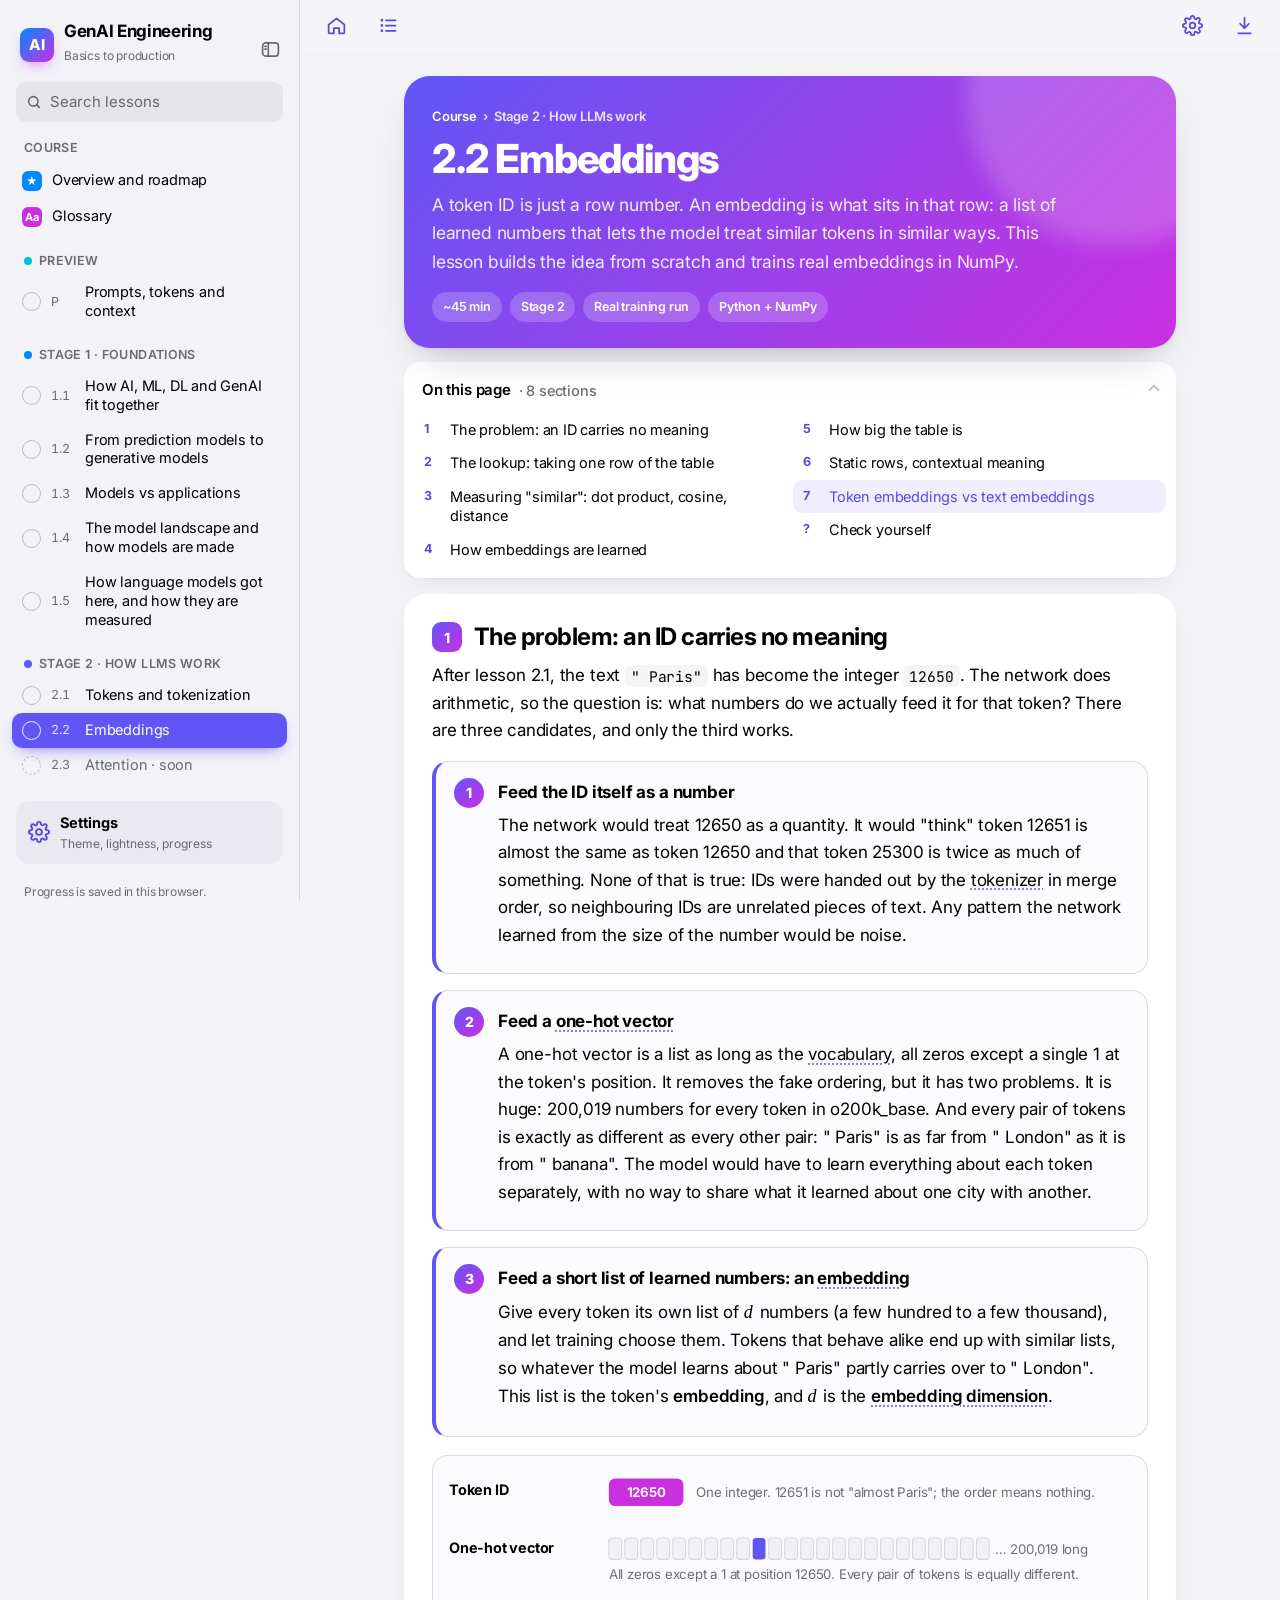
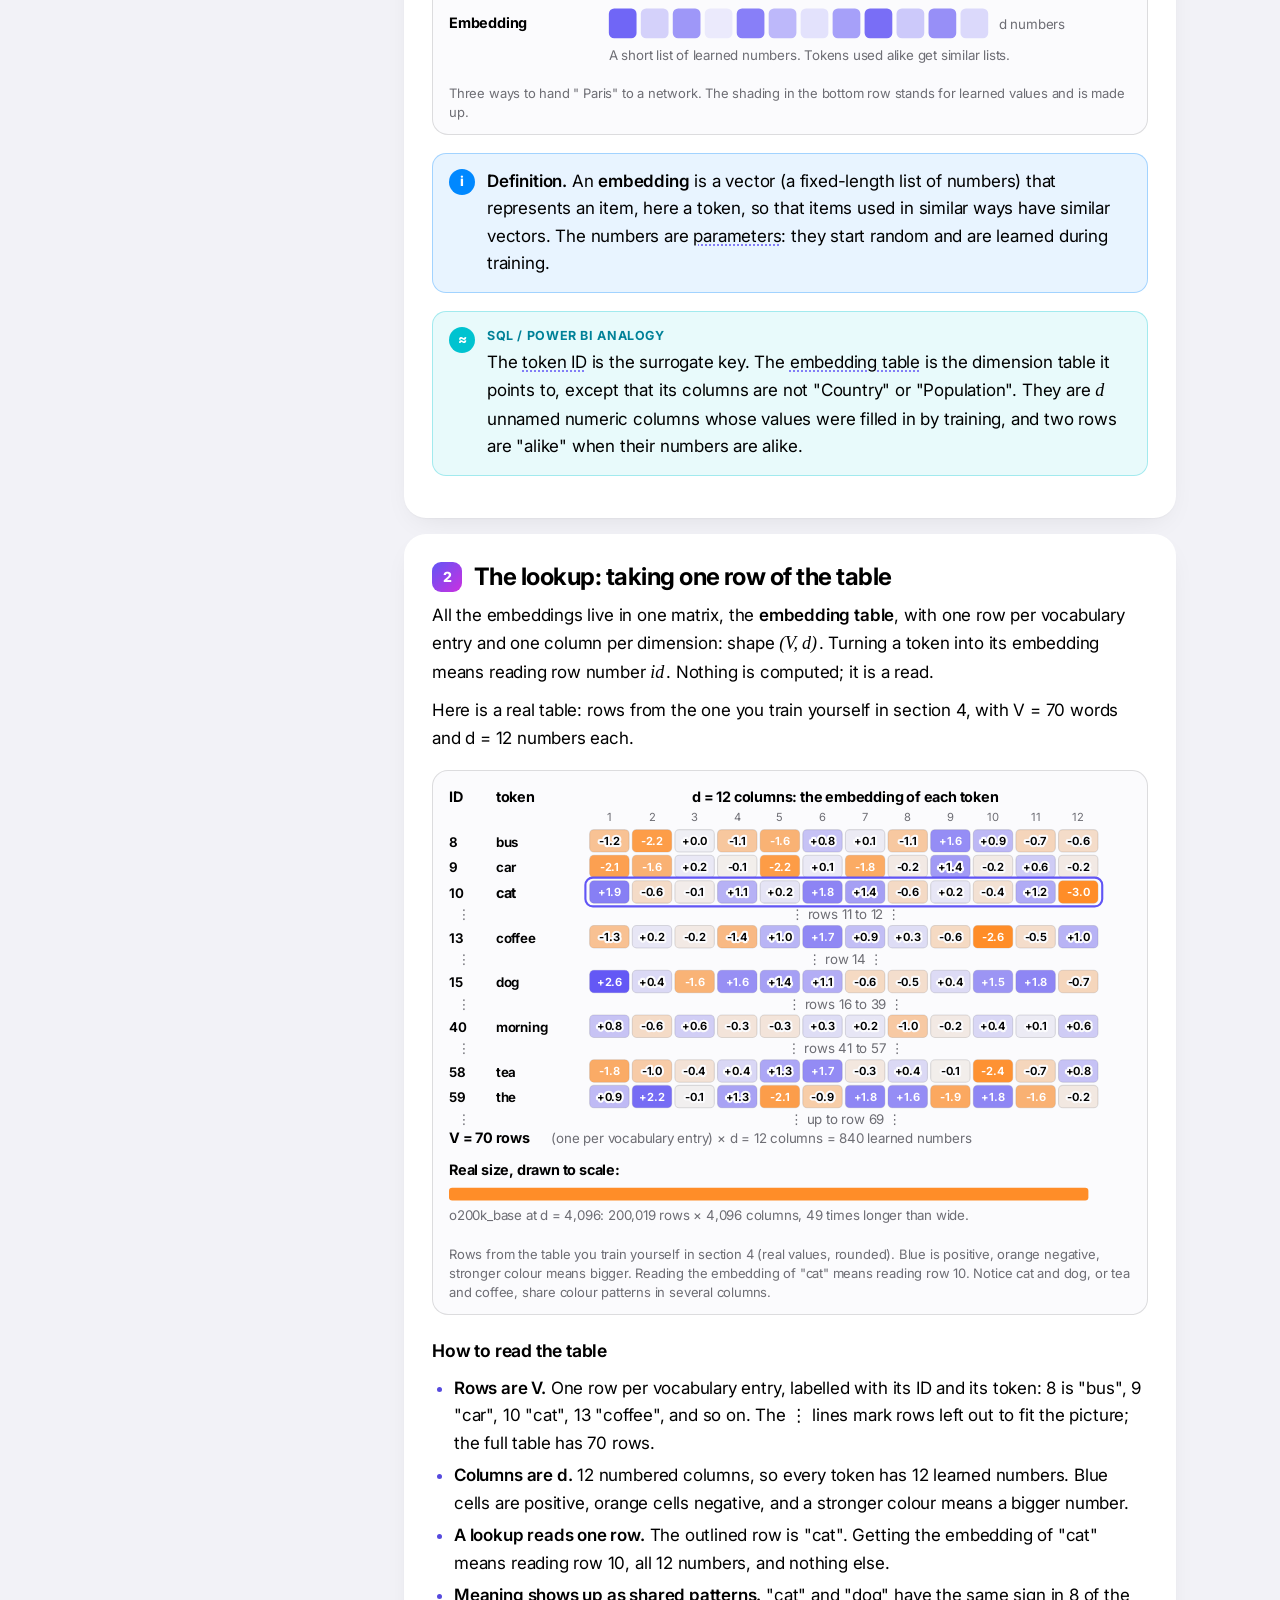
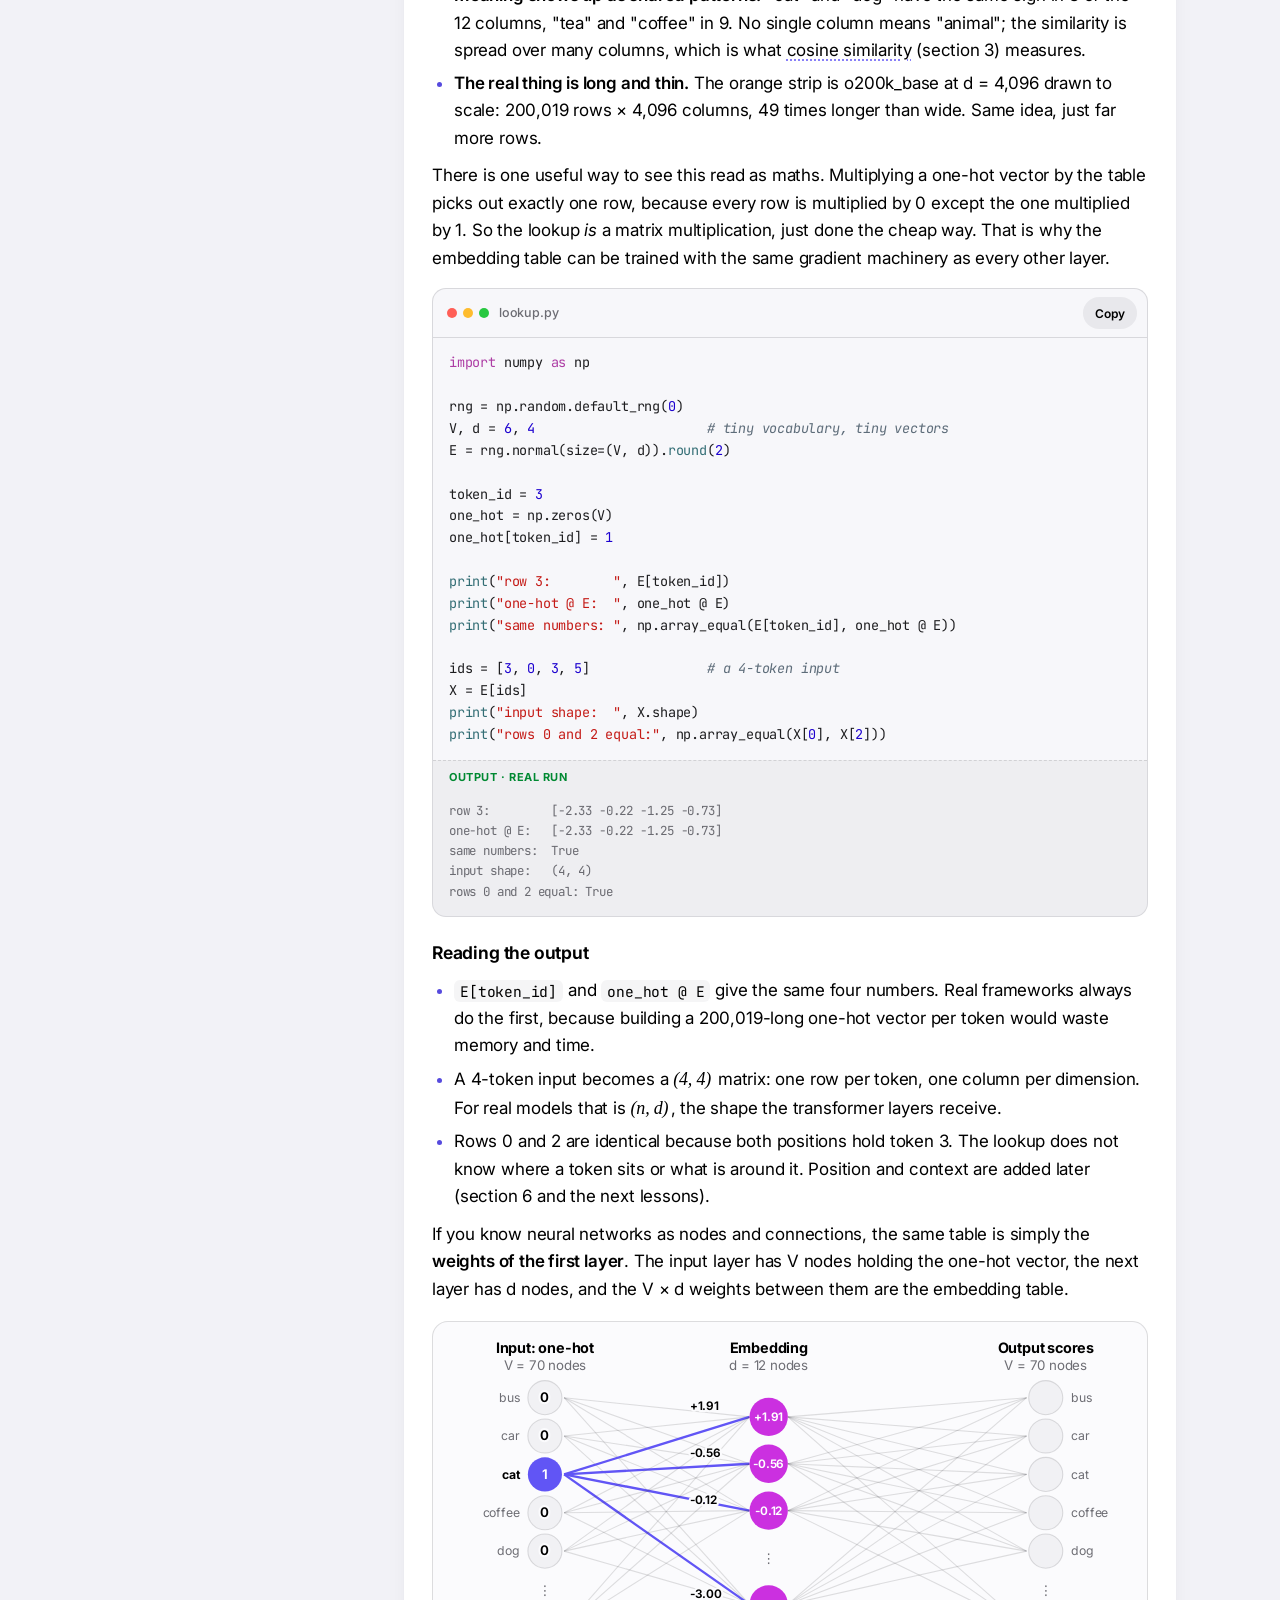
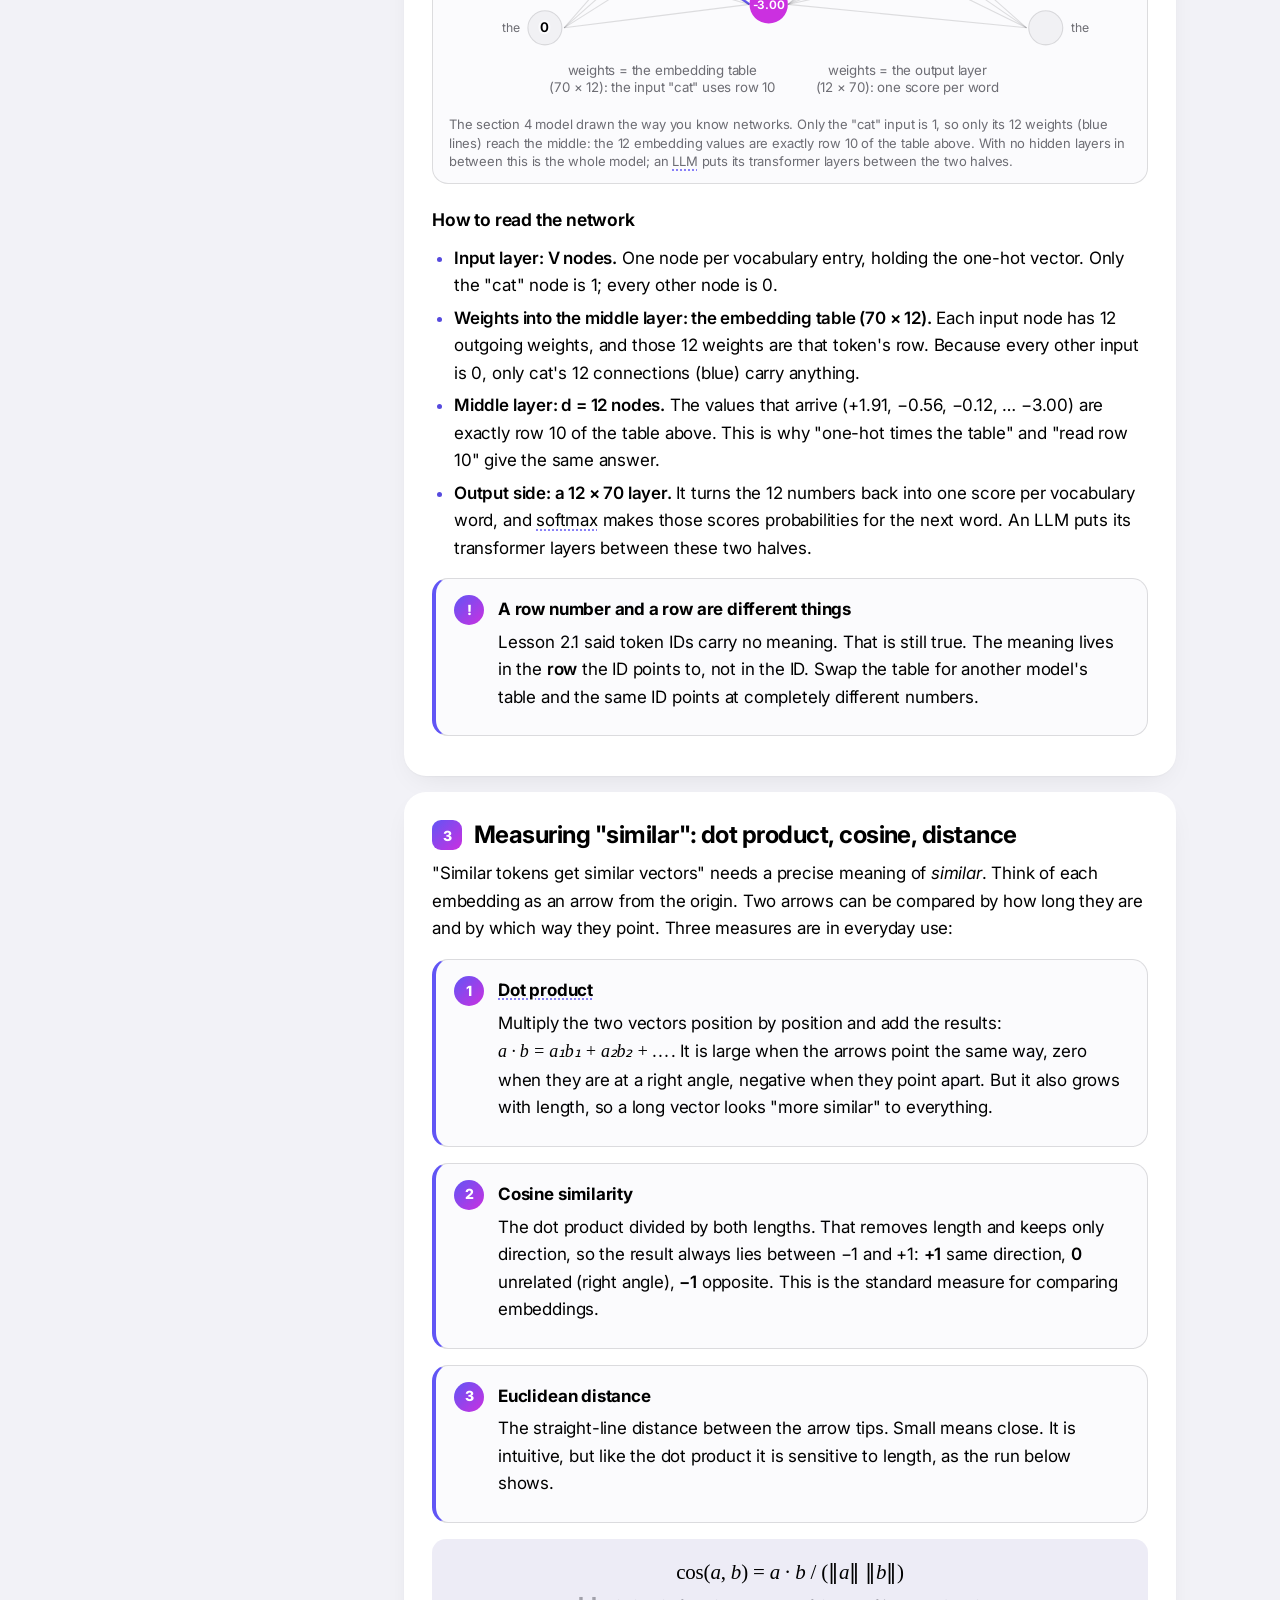
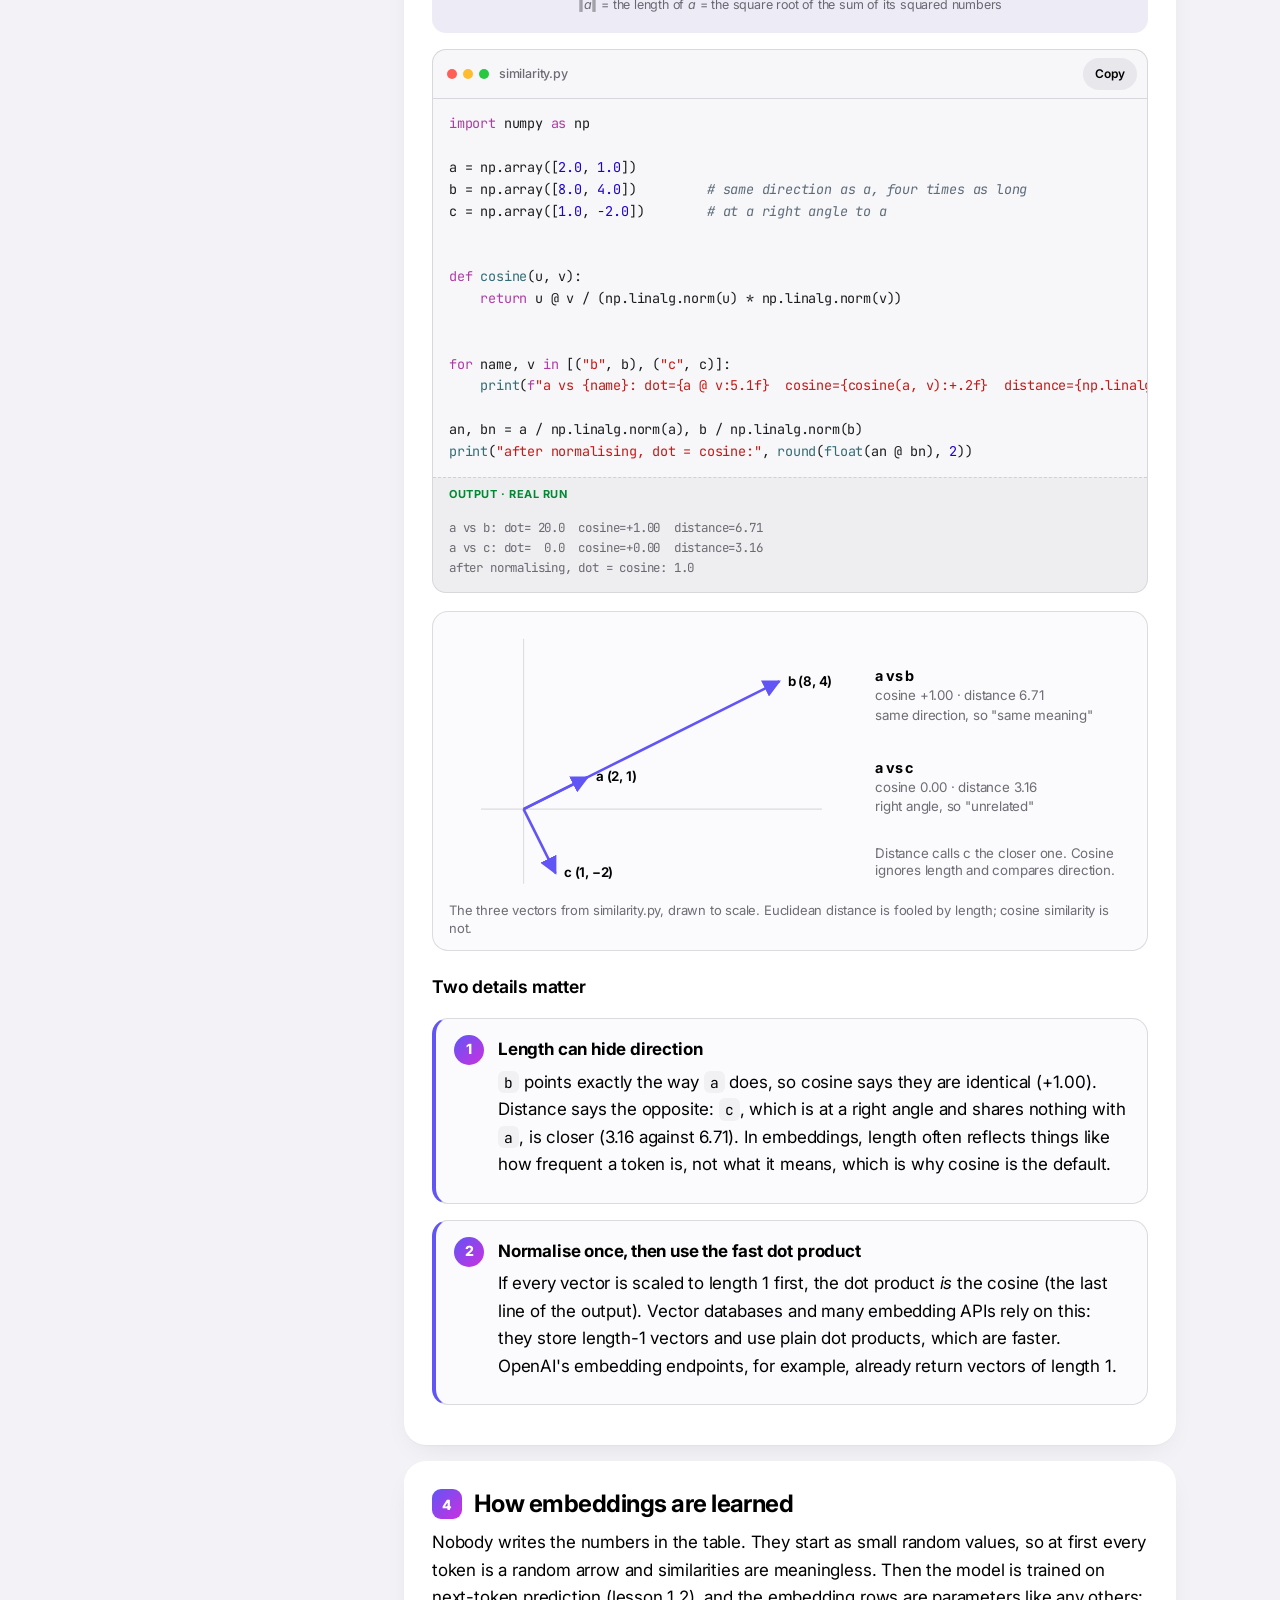
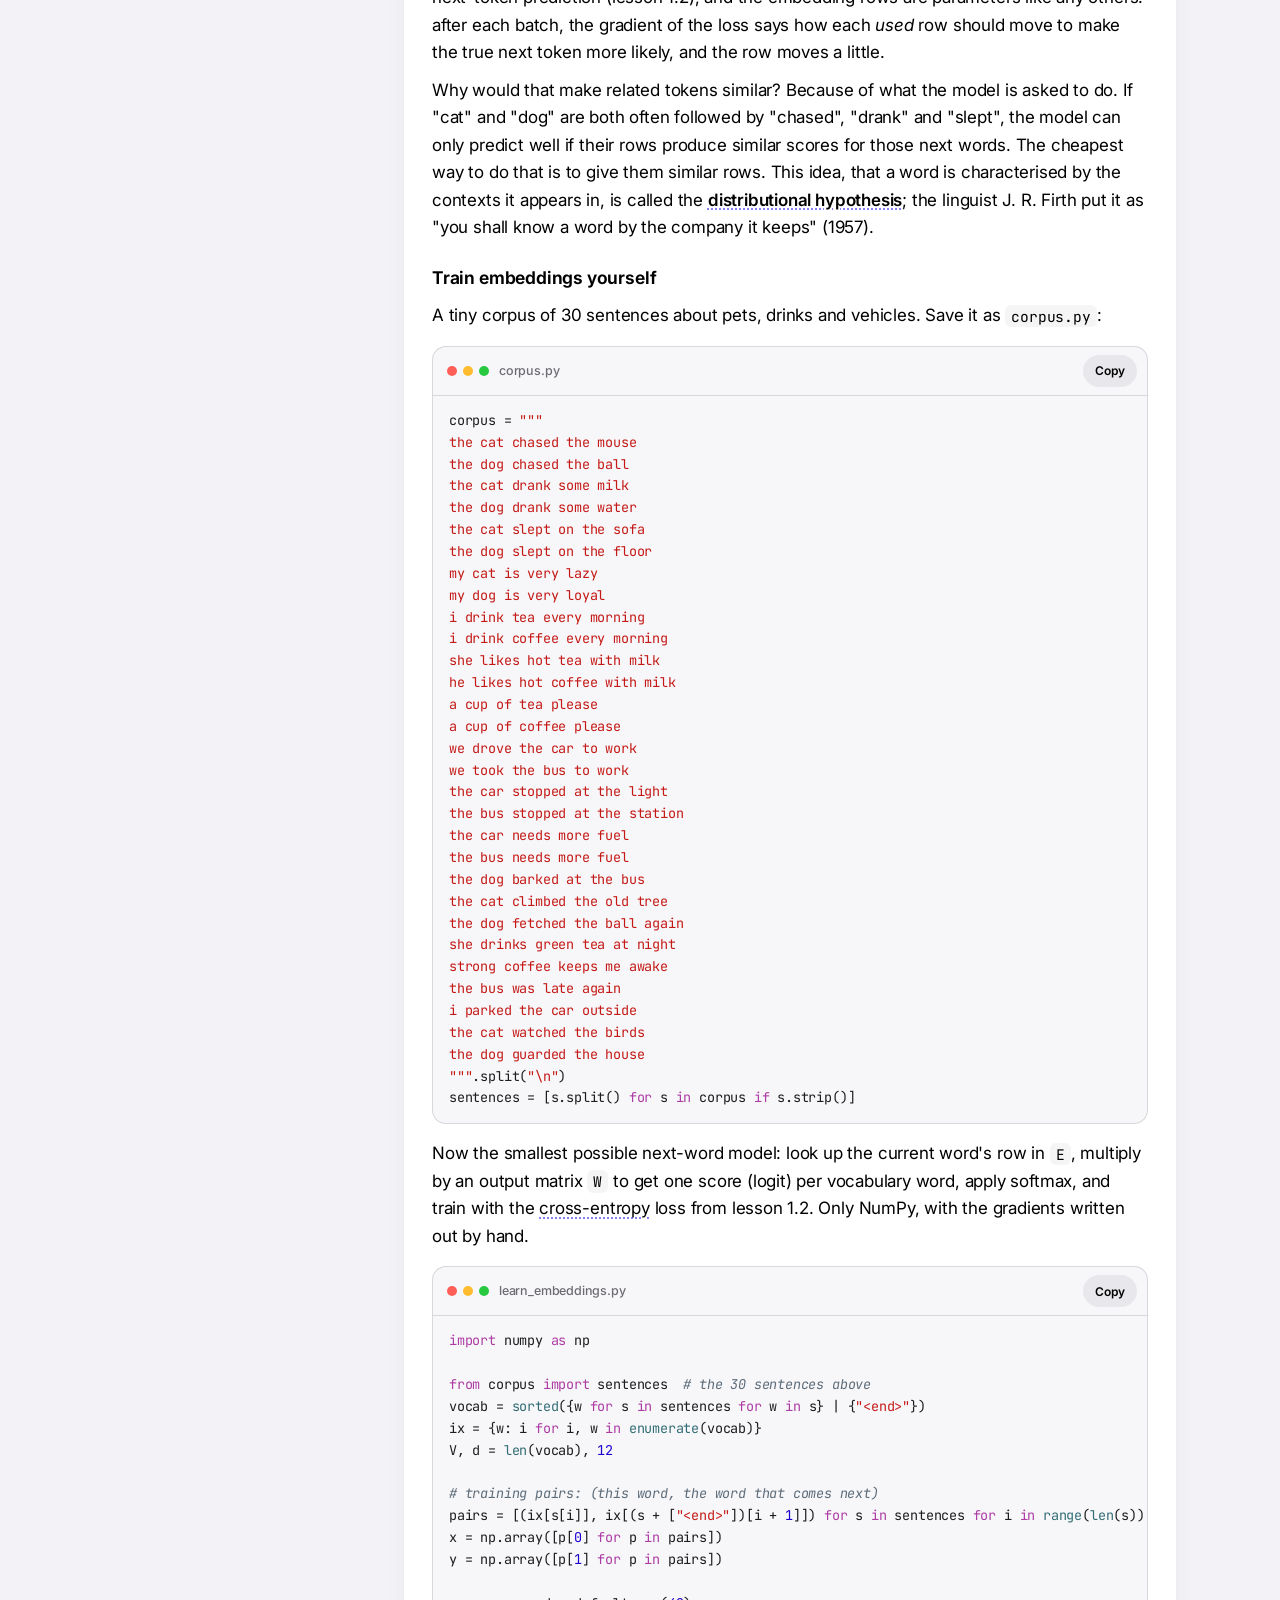
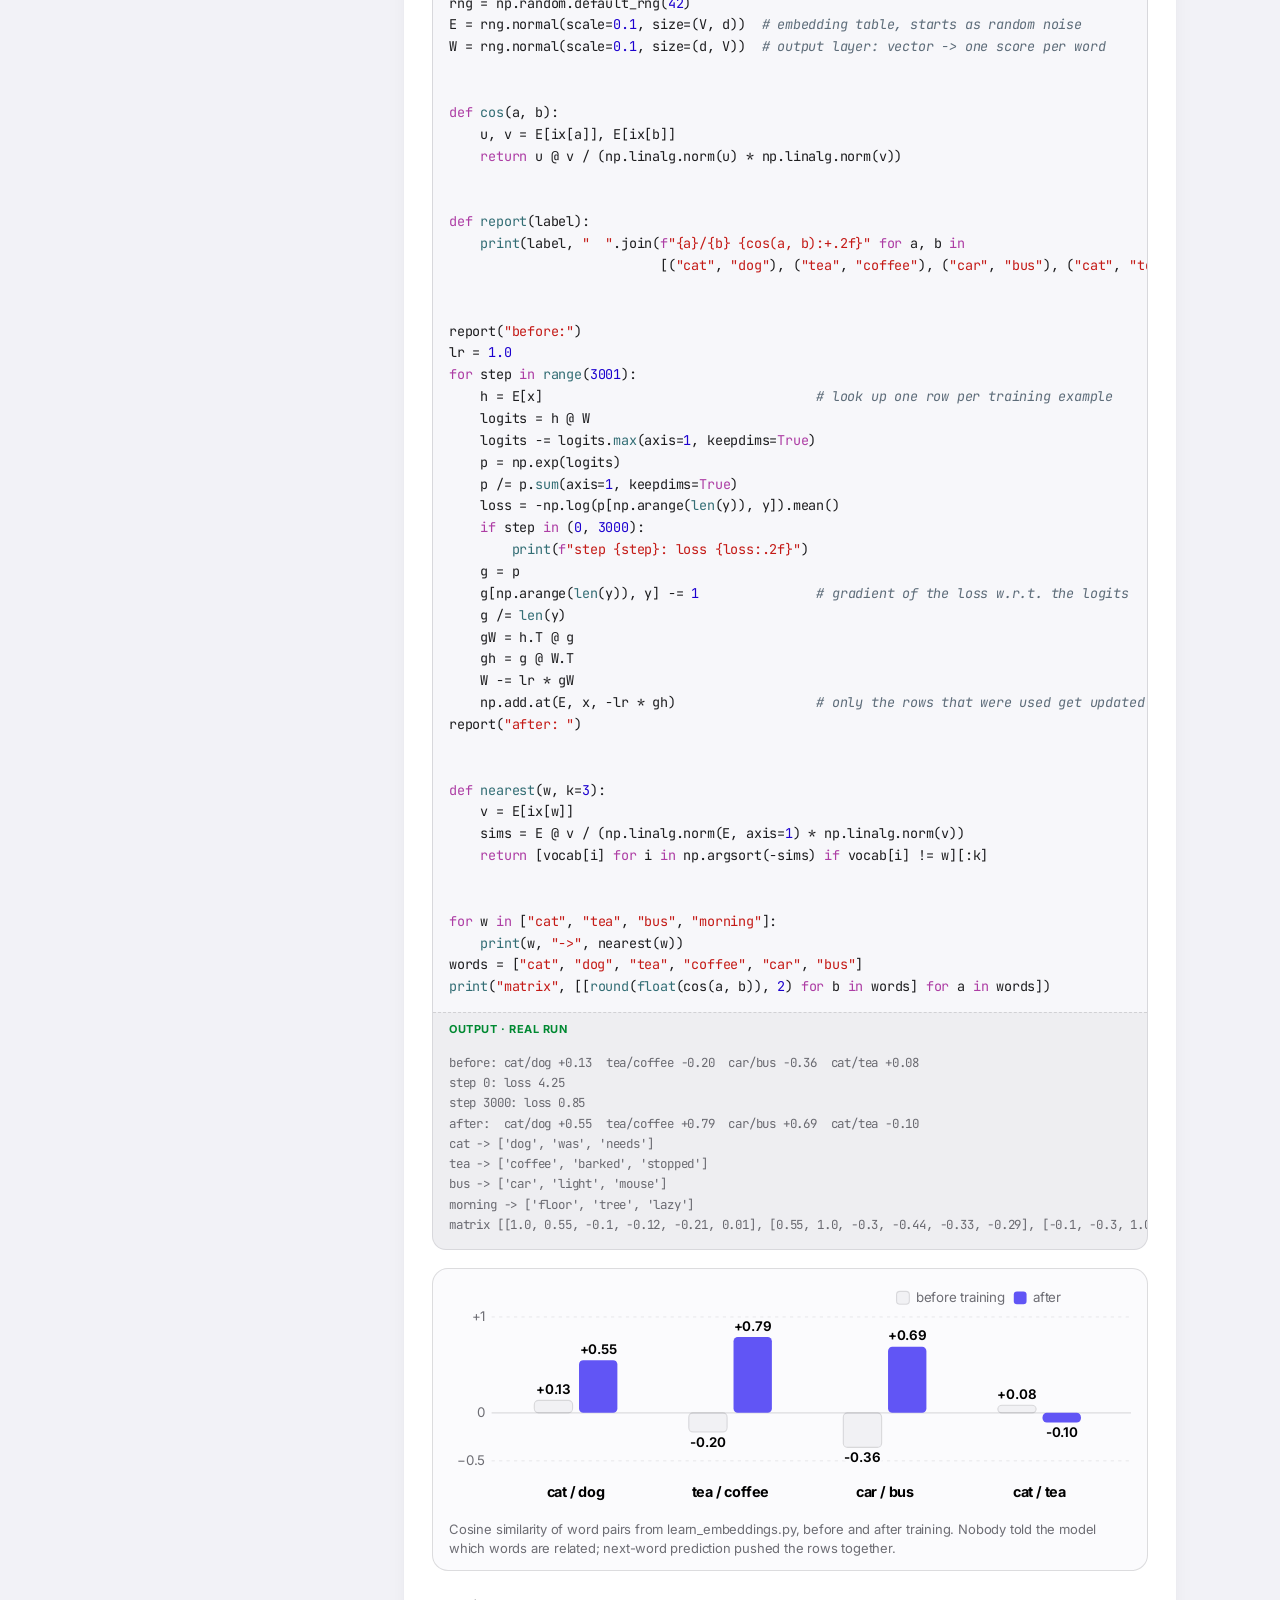
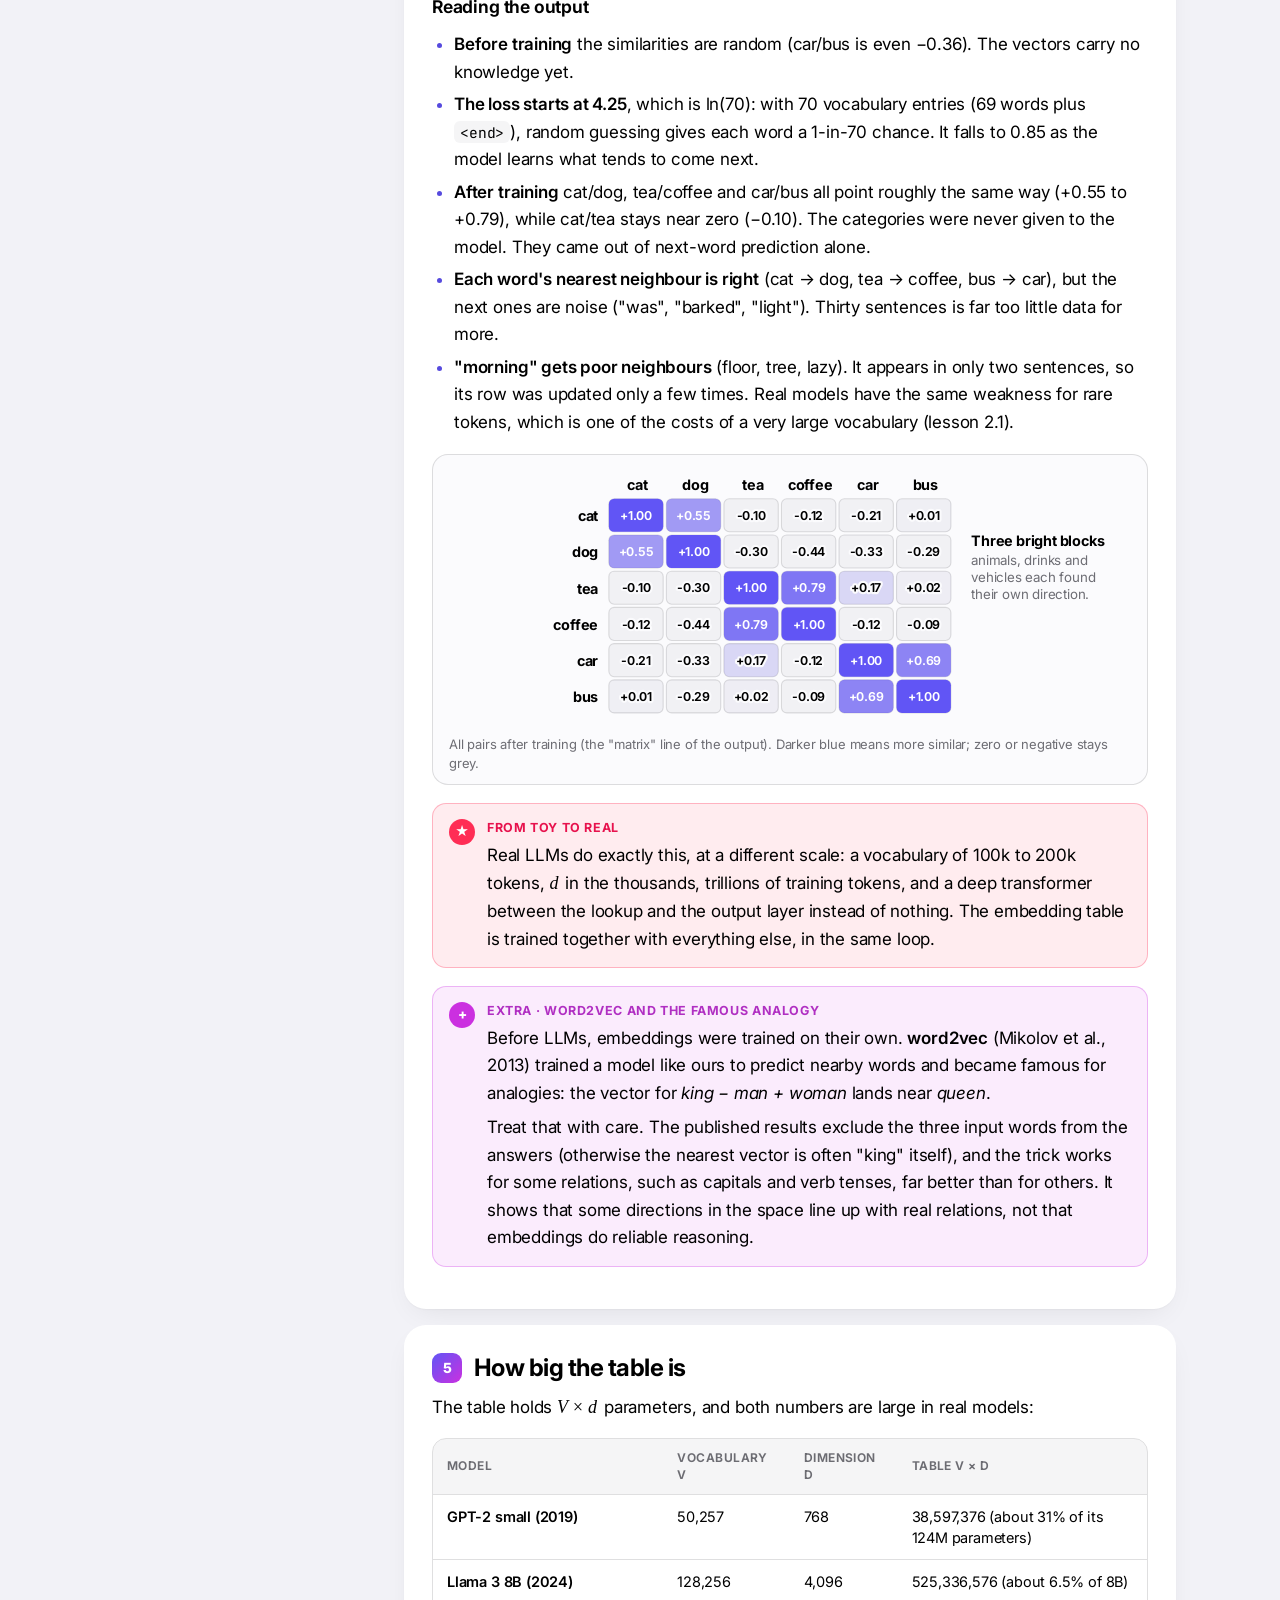
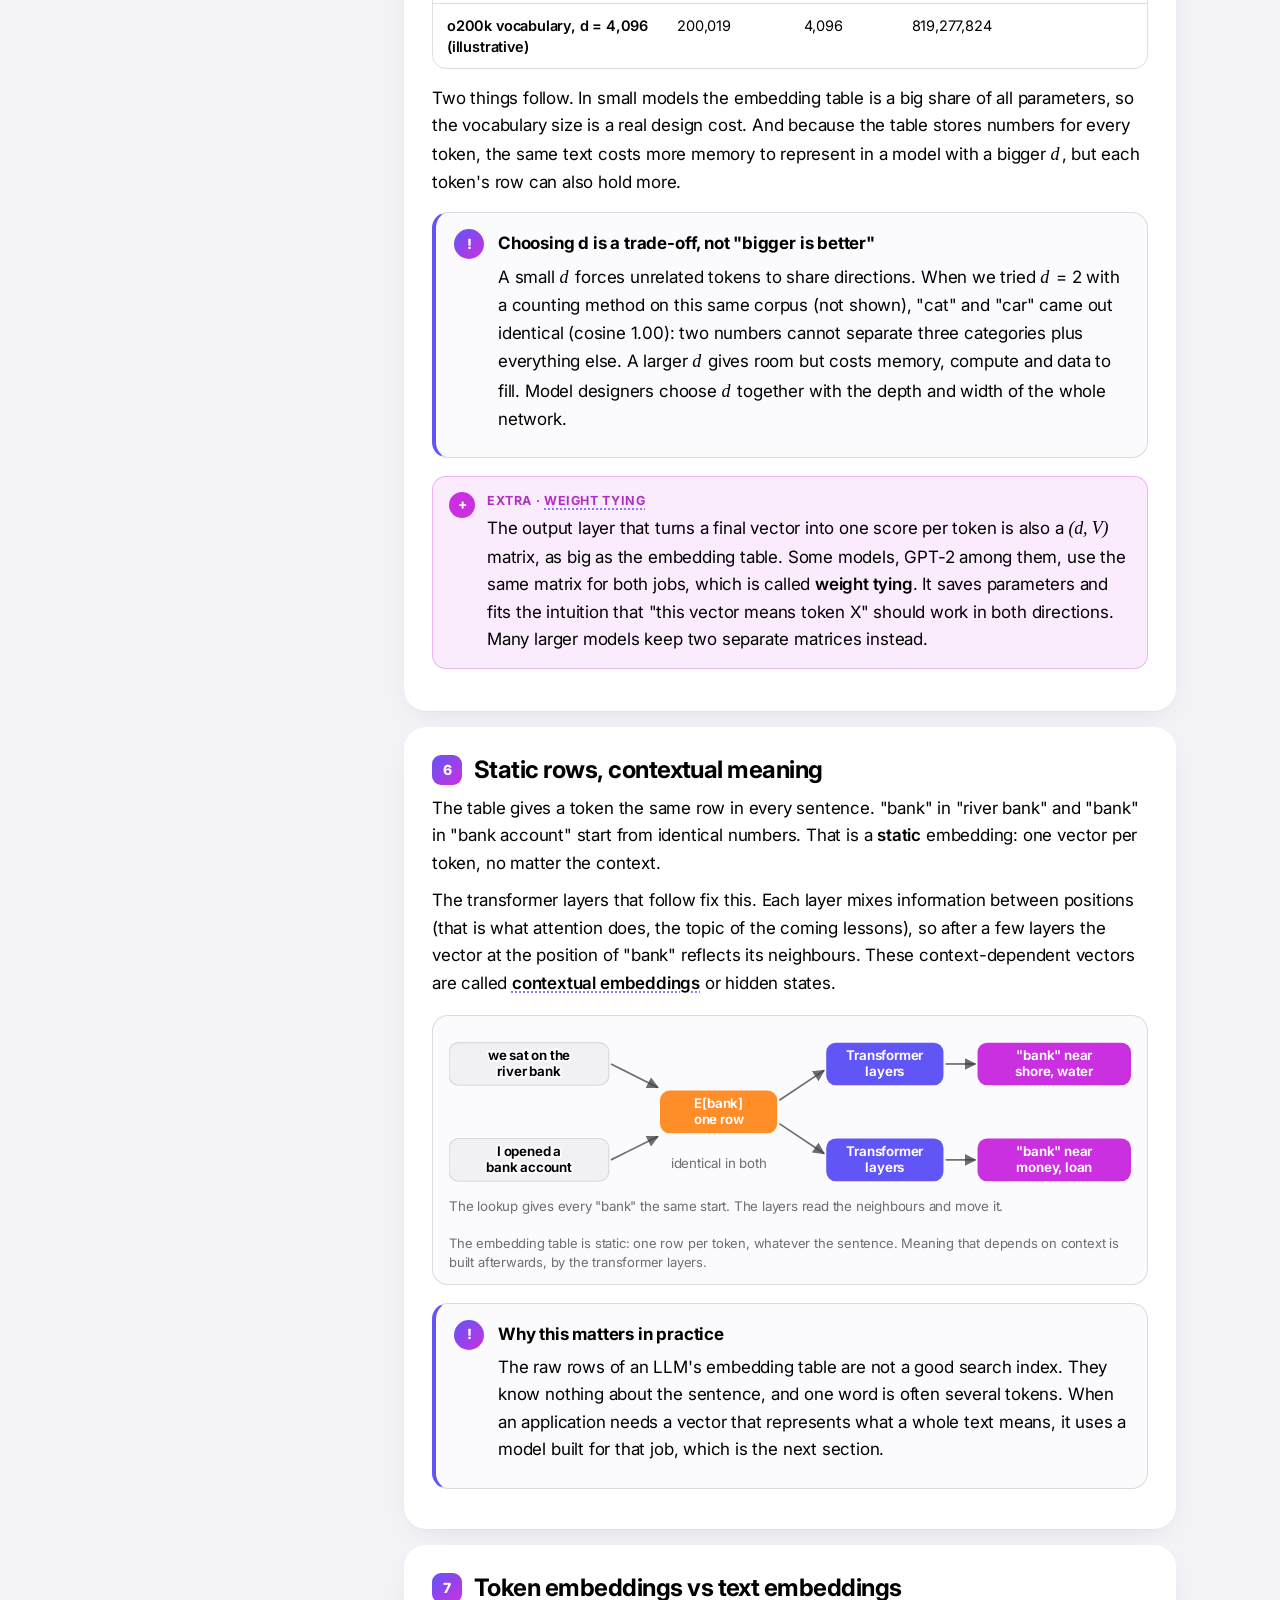
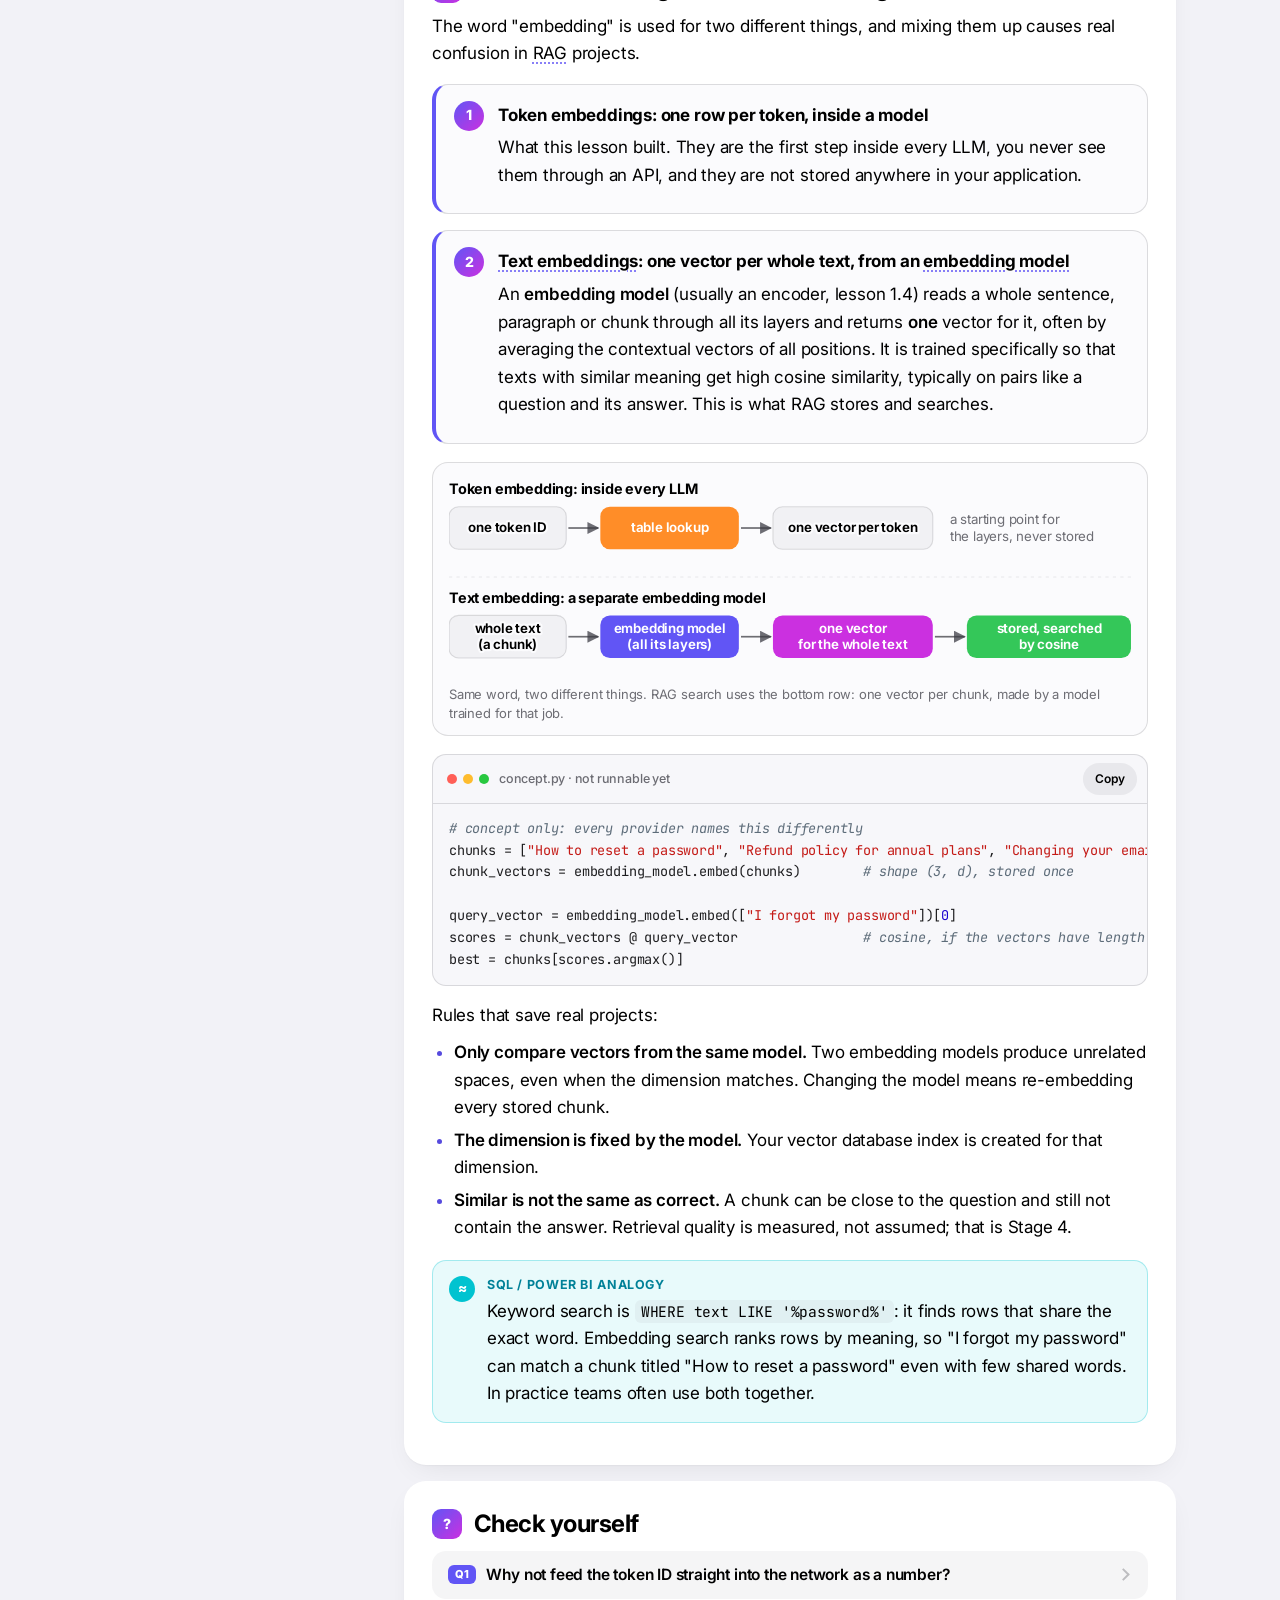
<file: lessons/2-2-embeddings.html>
<!DOCTYPE html>
<html lang="en">
<head>
<meta charset="utf-8">
<meta name="viewport" content="width=device-width, initial-scale=1, viewport-fit=cover">
<title>2.2 · Embeddings</title>
<meta name="color-scheme" content="light dark">
<meta name="theme-color" content="#F2F2F7" media="(prefers-color-scheme: light)">
<meta name="theme-color" content="#000000" media="(prefers-color-scheme: dark)">
<script src="../assets/boot.js"></script>
<link rel="stylesheet" href="https://fonts.googleapis.com/css2?family=Inter:wght@400;500;600;700;800&family=JetBrains+Mono:wght@400;500&display=swap">
<link rel="stylesheet" href="../assets/style.css">
<link rel="stylesheet" href="../assets/glass.css">
</head>
<body data-id="l2-2" data-root="../">
<div class="shell"><div class="main">
<main class="content page">

<section class="l-hero">
  <div class="crumbs"><a href="../index.html">Course</a><span>›</span><span>Stage 2 · How LLMs work</span></div>
  <h1>2.2 Embeddings</h1>
  <p>A token ID is just a row number. An embedding is what sits in that row: a list of learned numbers that lets the model treat similar tokens in similar ways. This lesson builds the idea from scratch and trains real embeddings in NumPy.</p>
  <div class="chips"><span class="chip">~45 min</span><span class="chip">Stage 2</span><span class="chip">Real training run</span><span class="chip">Python + NumPy</span></div>
</section>

<details class="toc" id="toc"></details>

<section class="sec" id="problem">
  <h2><span class="n">1</span>The problem: an ID carries no meaning</h2>
  <p>After lesson 2.1, the text <code>" Paris"</code> has become the integer <code>12650</code>. The network does arithmetic, so the question is: what numbers do we actually feed it for that token? There are three candidates, and only the third works.</p>
  <div class="point"><div class="point-n">1</div><div>
    <div class="point-t">Feed the ID itself as a number</div>
    <p>The network would treat 12650 as a quantity. It would "think" token 12651 is almost the same as token 12650 and that token 25300 is twice as much of something. None of that is true: IDs were handed out by the tokenizer in merge order, so neighbouring IDs are unrelated pieces of text. Any pattern the network learned from the size of the number would be noise.</p></div></div>
  <div class="point"><div class="point-n">2</div><div>
    <div class="point-t">Feed a one-hot vector</div>
    <p>A one-hot vector is a list as long as the vocabulary, all zeros except a single 1 at the token's position. It removes the fake ordering, but it has two problems. It is huge: 200,019 numbers for every token in o200k_base. And every pair of tokens is exactly as different as every other pair: " Paris" is as far from " London" as it is from " banana". The model would have to learn everything about each token separately, with no way to share what it learned about one city with another.</p></div></div>
  <div class="point"><div class="point-n">3</div><div>
    <div class="point-t">Feed a short list of learned numbers: an embedding</div>
    <p>Give every token its own list of <span class="im">d</span> numbers (a few hundred to a few thousand), and let training choose them. Tokens that behave alike end up with similar lists, so whatever the model learns about " Paris" partly carries over to " London". This list is the token's <strong>embedding</strong>, and <span class="im">d</span> is the <strong>embedding dimension</strong>.</p></div></div>
  <figure class="fig">
    <div class="sv"><svg viewBox="0 0 640 190" role="img" aria-label="Token ID, one-hot vector and embedding for the same token">
      <text x="0" y="22" class="h">Token ID</text>
      <rect x="150" y="6" width="70" height="26" rx="6" class="box b"/><text x="185" y="23" class="mid w">12650</text>
      <text x="232" y="23">One integer. 12651 is not "almost Paris"; the order means nothing.</text>
      <text x="0" y="76" class="h">One-hot vector</text>
      <rect x="150" y="62" width="12" height="20" rx="3" class="box"/>
      <rect x="165" y="62" width="12" height="20" rx="3" class="box"/>
      <rect x="180" y="62" width="12" height="20" rx="3" class="box"/>
      <rect x="195" y="62" width="12" height="20" rx="3" class="box"/>
      <rect x="210" y="62" width="12" height="20" rx="3" class="box"/>
      <rect x="225" y="62" width="12" height="20" rx="3" class="box"/>
      <rect x="240" y="62" width="12" height="20" rx="3" class="box"/>
      <rect x="255" y="62" width="12" height="20" rx="3" class="box"/>
      <rect x="270" y="62" width="12" height="20" rx="3" class="box"/>
      <rect x="285" y="62" width="12" height="20" rx="3" class="box a"/>
      <rect x="300" y="62" width="12" height="20" rx="3" class="box"/>
      <rect x="315" y="62" width="12" height="20" rx="3" class="box"/>
      <rect x="330" y="62" width="12" height="20" rx="3" class="box"/>
      <rect x="345" y="62" width="12" height="20" rx="3" class="box"/>
      <rect x="360" y="62" width="12" height="20" rx="3" class="box"/>
      <rect x="375" y="62" width="12" height="20" rx="3" class="box"/>
      <rect x="390" y="62" width="12" height="20" rx="3" class="box"/>
      <rect x="405" y="62" width="12" height="20" rx="3" class="box"/>
      <rect x="420" y="62" width="12" height="20" rx="3" class="box"/>
      <rect x="435" y="62" width="12" height="20" rx="3" class="box"/>
      <rect x="450" y="62" width="12" height="20" rx="3" class="box"/>
      <rect x="465" y="62" width="12" height="20" rx="3" class="box"/>
      <rect x="480" y="62" width="12" height="20" rx="3" class="box"/>
      <rect x="495" y="62" width="12" height="20" rx="3" class="box"/>
      <text x="512" y="77">… 200,019 long</text>
      <text x="150" y="100">All zeros except a 1 at position 12650. Every pair of tokens is equally different.</text>
      <text x="0" y="146" class="h">Embedding</text>
      <rect x="150" y="128" width="26" height="28" rx="5" style="fill:var(--accent);fill-opacity:0.9"/>
      <rect x="180" y="128" width="26" height="28" rx="5" style="fill:var(--accent);fill-opacity:0.25"/>
      <rect x="210" y="128" width="26" height="28" rx="5" style="fill:var(--accent);fill-opacity:0.6"/>
      <rect x="240" y="128" width="26" height="28" rx="5" style="fill:var(--accent);fill-opacity:0.1"/>
      <rect x="270" y="128" width="26" height="28" rx="5" style="fill:var(--accent);fill-opacity:0.75"/>
      <rect x="300" y="128" width="26" height="28" rx="5" style="fill:var(--accent);fill-opacity:0.4"/>
      <rect x="330" y="128" width="26" height="28" rx="5" style="fill:var(--accent);fill-opacity:0.15"/>
      <rect x="360" y="128" width="26" height="28" rx="5" style="fill:var(--accent);fill-opacity:0.55"/>
      <rect x="390" y="128" width="26" height="28" rx="5" style="fill:var(--accent);fill-opacity:0.85"/>
      <rect x="420" y="128" width="26" height="28" rx="5" style="fill:var(--accent);fill-opacity:0.3"/>
      <rect x="450" y="128" width="26" height="28" rx="5" style="fill:var(--accent);fill-opacity:0.65"/>
      <rect x="480" y="128" width="26" height="28" rx="5" style="fill:var(--accent);fill-opacity:0.2"/>
      <text x="516" y="147">d numbers</text>
      <text x="150" y="176">A short list of learned numbers. Tokens used alike get similar lists.</text>
    </svg></div>
    <figcaption>Three ways to hand " Paris" to a network. The shading in the bottom row stands for learned values and is made up.</figcaption>
  </figure>

  <div class="callout c-key"><div class="ci">i</div><div><p><strong>Definition.</strong> An <strong>embedding</strong> is a vector (a fixed-length list of numbers) that represents an item, here a token, so that items used in similar ways have similar vectors. The numbers are parameters: they start random and are learned during training.</p></div></div>
  <div class="callout c-sql"><div class="ci">≈</div><div><div class="ct">SQL / Power BI analogy</div><p>The token ID is the surrogate key. The embedding table is the dimension table it points to, except that its columns are not "Country" or "Population". They are <span class="im">d</span> unnamed numeric columns whose values were filled in by training, and two rows are "alike" when their numbers are alike.</p></div></div>
</section>

<section class="sec" id="lookup">
  <h2><span class="n">2</span>The lookup: taking one row of the table</h2>
  <p>All the embeddings live in one matrix, the <strong>embedding table</strong>, with one row per vocabulary entry and one column per dimension: shape <span class="im">(V, d)</span>. Turning a token into its embedding means reading row number <span class="im">id</span>. Nothing is computed; it is a read.</p>
  <p>Here is a real table: rows from the one you train yourself in section 4, with V = 70 words and d = 12 numbers each.</p>
  <figure class="fig">
    <div class="sv"><svg viewBox="0 0 640 420" role="img" aria-label="An embedding table with token IDs as rows and 12 numeric columns">
      <text x="0" y="14" class="h">ID</text><text x="44" y="14" class="h">token</text>
      <text x="372.0" y="14" class="mid h">d = 12 columns: the embedding of each token</text>
      <text x="150.5" y="32" class="mid" style="font-size:10.5px">1</text>
      <text x="190.5" y="32" class="mid" style="font-size:10.5px">2</text>
      <text x="230.5" y="32" class="mid" style="font-size:10.5px">3</text>
      <text x="270.5" y="32" class="mid" style="font-size:10.5px">4</text>
      <text x="310.5" y="32" class="mid" style="font-size:10.5px">5</text>
      <text x="350.5" y="32" class="mid" style="font-size:10.5px">6</text>
      <text x="390.5" y="32" class="mid" style="font-size:10.5px">7</text>
      <text x="430.5" y="32" class="mid" style="font-size:10.5px">8</text>
      <text x="470.5" y="32" class="mid" style="font-size:10.5px">9</text>
      <text x="510.5" y="32" class="mid" style="font-size:10.5px">10</text>
      <text x="550.5" y="32" class="mid" style="font-size:10.5px">11</text>
      <text x="590.5" y="32" class="mid" style="font-size:10.5px">12</text>
      <text x="0" y="56" class="v">8</text><text x="44" y="56" class="v">bus</text>
      <rect x="132" y="40" width="37" height="21" rx="4" class="box"/><rect x="132" y="40" width="37" height="21" rx="4" style="fill:var(--orange);fill-opacity:0.47"/><text x="150.5" y="54.5" class="mid v" style="font-size:10.5px">-1.2</text>
      <rect x="172" y="40" width="37" height="21" rx="4" class="box"/><rect x="172" y="40" width="37" height="21" rx="4" style="fill:var(--orange);fill-opacity:0.84"/><text x="190.5" y="54.5" class="mid w" style="font-size:10.5px">-2.2</text>
      <rect x="212" y="40" width="37" height="21" rx="4" class="box"/><rect x="212" y="40" width="37" height="21" rx="4" style="fill:var(--accent);fill-opacity:0.01"/><text x="230.5" y="54.5" class="mid v" style="font-size:10.5px">+0.0</text>
      <rect x="252" y="40" width="37" height="21" rx="4" class="box"/><rect x="252" y="40" width="37" height="21" rx="4" style="fill:var(--orange);fill-opacity:0.42"/><text x="270.5" y="54.5" class="mid v" style="font-size:10.5px">-1.1</text>
      <rect x="292" y="40" width="37" height="21" rx="4" class="box"/><rect x="292" y="40" width="37" height="21" rx="4" style="fill:var(--orange);fill-opacity:0.62"/><text x="310.5" y="54.5" class="mid w" style="font-size:10.5px">-1.6</text>
      <rect x="332" y="40" width="37" height="21" rx="4" class="box"/><rect x="332" y="40" width="37" height="21" rx="4" style="fill:var(--accent);fill-opacity:0.30"/><text x="350.5" y="54.5" class="mid v" style="font-size:10.5px">+0.8</text>
      <rect x="372" y="40" width="37" height="21" rx="4" class="box"/><rect x="372" y="40" width="37" height="21" rx="4" style="fill:var(--accent);fill-opacity:0.04"/><text x="390.5" y="54.5" class="mid v" style="font-size:10.5px">+0.1</text>
      <rect x="412" y="40" width="37" height="21" rx="4" class="box"/><rect x="412" y="40" width="37" height="21" rx="4" style="fill:var(--orange);fill-opacity:0.41"/><text x="430.5" y="54.5" class="mid v" style="font-size:10.5px">-1.1</text>
      <rect x="452" y="40" width="37" height="21" rx="4" class="box"/><rect x="452" y="40" width="37" height="21" rx="4" style="fill:var(--accent);fill-opacity:0.63"/><text x="470.5" y="54.5" class="mid w" style="font-size:10.5px">+1.6</text>
      <rect x="492" y="40" width="37" height="21" rx="4" class="box"/><rect x="492" y="40" width="37" height="21" rx="4" style="fill:var(--accent);fill-opacity:0.36"/><text x="510.5" y="54.5" class="mid v" style="font-size:10.5px">+0.9</text>
      <rect x="532" y="40" width="37" height="21" rx="4" class="box"/><rect x="532" y="40" width="37" height="21" rx="4" style="fill:var(--orange);fill-opacity:0.28"/><text x="550.5" y="54.5" class="mid v" style="font-size:10.5px">-0.7</text>
      <rect x="572" y="40" width="37" height="21" rx="4" class="box"/><rect x="572" y="40" width="37" height="21" rx="4" style="fill:var(--orange);fill-opacity:0.21"/><text x="590.5" y="54.5" class="mid v" style="font-size:10.5px">-0.6</text>
      <text x="0" y="80" class="v">9</text><text x="44" y="80" class="v">car</text>
      <rect x="132" y="64" width="37" height="21" rx="4" class="box"/><rect x="132" y="64" width="37" height="21" rx="4" style="fill:var(--orange);fill-opacity:0.80"/><text x="150.5" y="78.5" class="mid w" style="font-size:10.5px">-2.1</text>
      <rect x="172" y="64" width="37" height="21" rx="4" class="box"/><rect x="172" y="64" width="37" height="21" rx="4" style="fill:var(--orange);fill-opacity:0.63"/><text x="190.5" y="78.5" class="mid w" style="font-size:10.5px">-1.6</text>
      <rect x="212" y="64" width="37" height="21" rx="4" class="box"/><rect x="212" y="64" width="37" height="21" rx="4" style="fill:var(--accent);fill-opacity:0.06"/><text x="230.5" y="78.5" class="mid v" style="font-size:10.5px">+0.2</text>
      <rect x="252" y="64" width="37" height="21" rx="4" class="box"/><rect x="252" y="64" width="37" height="21" rx="4" style="fill:var(--orange);fill-opacity:0.04"/><text x="270.5" y="78.5" class="mid v" style="font-size:10.5px">-0.1</text>
      <rect x="292" y="64" width="37" height="21" rx="4" class="box"/><rect x="292" y="64" width="37" height="21" rx="4" style="fill:var(--orange);fill-opacity:0.85"/><text x="310.5" y="78.5" class="mid w" style="font-size:10.5px">-2.2</text>
      <rect x="332" y="64" width="37" height="21" rx="4" class="box"/><rect x="332" y="64" width="37" height="21" rx="4" style="fill:var(--accent);fill-opacity:0.05"/><text x="350.5" y="78.5" class="mid v" style="font-size:10.5px">+0.1</text>
      <rect x="372" y="64" width="37" height="21" rx="4" class="box"/><rect x="372" y="64" width="37" height="21" rx="4" style="fill:var(--orange);fill-opacity:0.70"/><text x="390.5" y="78.5" class="mid w" style="font-size:10.5px">-1.8</text>
      <rect x="412" y="64" width="37" height="21" rx="4" class="box"/><rect x="412" y="64" width="37" height="21" rx="4" style="fill:var(--orange);fill-opacity:0.08"/><text x="430.5" y="78.5" class="mid v" style="font-size:10.5px">-0.2</text>
      <rect x="452" y="64" width="37" height="21" rx="4" class="box"/><rect x="452" y="64" width="37" height="21" rx="4" style="fill:var(--accent);fill-opacity:0.55"/><text x="470.5" y="78.5" class="mid v" style="font-size:10.5px">+1.4</text>
      <rect x="492" y="64" width="37" height="21" rx="4" class="box"/><rect x="492" y="64" width="37" height="21" rx="4" style="fill:var(--orange);fill-opacity:0.07"/><text x="510.5" y="78.5" class="mid v" style="font-size:10.5px">-0.2</text>
      <rect x="532" y="64" width="37" height="21" rx="4" class="box"/><rect x="532" y="64" width="37" height="21" rx="4" style="fill:var(--accent);fill-opacity:0.24"/><text x="550.5" y="78.5" class="mid v" style="font-size:10.5px">+0.6</text>
      <rect x="572" y="64" width="37" height="21" rx="4" class="box"/><rect x="572" y="64" width="37" height="21" rx="4" style="fill:var(--orange);fill-opacity:0.08"/><text x="590.5" y="78.5" class="mid v" style="font-size:10.5px">-0.2</text>
      <text x="0" y="104" class="v">10</text><text x="44" y="104" class="h">cat</text>
      <rect x="132" y="88" width="37" height="21" rx="4" class="box"/><rect x="132" y="88" width="37" height="21" rx="4" style="fill:var(--accent);fill-opacity:0.73"/><text x="150.5" y="102.5" class="mid w" style="font-size:10.5px">+1.9</text>
      <rect x="172" y="88" width="37" height="21" rx="4" class="box"/><rect x="172" y="88" width="37" height="21" rx="4" style="fill:var(--orange);fill-opacity:0.22"/><text x="190.5" y="102.5" class="mid v" style="font-size:10.5px">-0.6</text>
      <rect x="212" y="88" width="37" height="21" rx="4" class="box"/><rect x="212" y="88" width="37" height="21" rx="4" style="fill:var(--orange);fill-opacity:0.05"/><text x="230.5" y="102.5" class="mid v" style="font-size:10.5px">-0.1</text>
      <rect x="252" y="88" width="37" height="21" rx="4" class="box"/><rect x="252" y="88" width="37" height="21" rx="4" style="fill:var(--accent);fill-opacity:0.41"/><text x="270.5" y="102.5" class="mid v" style="font-size:10.5px">+1.1</text>
      <rect x="292" y="88" width="37" height="21" rx="4" class="box"/><rect x="292" y="88" width="37" height="21" rx="4" style="fill:var(--accent);fill-opacity:0.08"/><text x="310.5" y="102.5" class="mid v" style="font-size:10.5px">+0.2</text>
      <rect x="332" y="88" width="37" height="21" rx="4" class="box"/><rect x="332" y="88" width="37" height="21" rx="4" style="fill:var(--accent);fill-opacity:0.69"/><text x="350.5" y="102.5" class="mid w" style="font-size:10.5px">+1.8</text>
      <rect x="372" y="88" width="37" height="21" rx="4" class="box"/><rect x="372" y="88" width="37" height="21" rx="4" style="fill:var(--accent);fill-opacity:0.52"/><text x="390.5" y="102.5" class="mid v" style="font-size:10.5px">+1.4</text>
      <rect x="412" y="88" width="37" height="21" rx="4" class="box"/><rect x="412" y="88" width="37" height="21" rx="4" style="fill:var(--orange);fill-opacity:0.23"/><text x="430.5" y="102.5" class="mid v" style="font-size:10.5px">-0.6</text>
      <rect x="452" y="88" width="37" height="21" rx="4" class="box"/><rect x="452" y="88" width="37" height="21" rx="4" style="fill:var(--accent);fill-opacity:0.07"/><text x="470.5" y="102.5" class="mid v" style="font-size:10.5px">+0.2</text>
      <rect x="492" y="88" width="37" height="21" rx="4" class="box"/><rect x="492" y="88" width="37" height="21" rx="4" style="fill:var(--orange);fill-opacity:0.16"/><text x="510.5" y="102.5" class="mid v" style="font-size:10.5px">-0.4</text>
      <rect x="532" y="88" width="37" height="21" rx="4" class="box"/><rect x="532" y="88" width="37" height="21" rx="4" style="fill:var(--accent);fill-opacity:0.45"/><text x="550.5" y="102.5" class="mid v" style="font-size:10.5px">+1.2</text>
      <rect x="572" y="88" width="37" height="21" rx="4" class="box"/><rect x="572" y="88" width="37" height="21" rx="4" style="fill:var(--orange);fill-opacity:1.00"/><text x="590.5" y="102.5" class="mid w" style="font-size:10.5px">-3.0</text>
      <rect x="128" y="85" width="485" height="27" rx="7" style="fill:none;stroke:var(--accent);stroke-width:2"/>
      <text x="14" y="124" class="mid">⋮</text><text x="372.0" y="124" class="mid">⋮ rows 11 to 12 ⋮</text>
      <text x="0" y="146" class="v">13</text><text x="44" y="146" class="v">coffee</text>
      <rect x="132" y="130" width="37" height="21" rx="4" class="box"/><rect x="132" y="130" width="37" height="21" rx="4" style="fill:var(--orange);fill-opacity:0.48"/><text x="150.5" y="144.5" class="mid v" style="font-size:10.5px">-1.3</text>
      <rect x="172" y="130" width="37" height="21" rx="4" class="box"/><rect x="172" y="130" width="37" height="21" rx="4" style="fill:var(--accent);fill-opacity:0.07"/><text x="190.5" y="144.5" class="mid v" style="font-size:10.5px">+0.2</text>
      <rect x="212" y="130" width="37" height="21" rx="4" class="box"/><rect x="212" y="130" width="37" height="21" rx="4" style="fill:var(--orange);fill-opacity:0.08"/><text x="230.5" y="144.5" class="mid v" style="font-size:10.5px">-0.2</text>
      <rect x="252" y="130" width="37" height="21" rx="4" class="box"/><rect x="252" y="130" width="37" height="21" rx="4" style="fill:var(--orange);fill-opacity:0.55"/><text x="270.5" y="144.5" class="mid v" style="font-size:10.5px">-1.4</text>
      <rect x="292" y="130" width="37" height="21" rx="4" class="box"/><rect x="292" y="130" width="37" height="21" rx="4" style="fill:var(--accent);fill-opacity:0.39"/><text x="310.5" y="144.5" class="mid v" style="font-size:10.5px">+1.0</text>
      <rect x="332" y="130" width="37" height="21" rx="4" class="box"/><rect x="332" y="130" width="37" height="21" rx="4" style="fill:var(--accent);fill-opacity:0.67"/><text x="350.5" y="144.5" class="mid w" style="font-size:10.5px">+1.7</text>
      <rect x="372" y="130" width="37" height="21" rx="4" class="box"/><rect x="372" y="130" width="37" height="21" rx="4" style="fill:var(--accent);fill-opacity:0.33"/><text x="390.5" y="144.5" class="mid v" style="font-size:10.5px">+0.9</text>
      <rect x="412" y="130" width="37" height="21" rx="4" class="box"/><rect x="412" y="130" width="37" height="21" rx="4" style="fill:var(--accent);fill-opacity:0.13"/><text x="430.5" y="144.5" class="mid v" style="font-size:10.5px">+0.3</text>
      <rect x="452" y="130" width="37" height="21" rx="4" class="box"/><rect x="452" y="130" width="37" height="21" rx="4" style="fill:var(--orange);fill-opacity:0.24"/><text x="470.5" y="144.5" class="mid v" style="font-size:10.5px">-0.6</text>
      <rect x="492" y="130" width="37" height="21" rx="4" class="box"/><rect x="492" y="130" width="37" height="21" rx="4" style="fill:var(--orange);fill-opacity:1.00"/><text x="510.5" y="144.5" class="mid w" style="font-size:10.5px">-2.6</text>
      <rect x="532" y="130" width="37" height="21" rx="4" class="box"/><rect x="532" y="130" width="37" height="21" rx="4" style="fill:var(--orange);fill-opacity:0.20"/><text x="550.5" y="144.5" class="mid v" style="font-size:10.5px">-0.5</text>
      <rect x="572" y="130" width="37" height="21" rx="4" class="box"/><rect x="572" y="130" width="37" height="21" rx="4" style="fill:var(--accent);fill-opacity:0.40"/><text x="590.5" y="144.5" class="mid v" style="font-size:10.5px">+1.0</text>
      <text x="14" y="166" class="mid">⋮</text><text x="372.0" y="166" class="mid">⋮ row 14 ⋮</text>
      <text x="0" y="188" class="v">15</text><text x="44" y="188" class="v">dog</text>
      <rect x="132" y="172" width="37" height="21" rx="4" class="box"/><rect x="132" y="172" width="37" height="21" rx="4" style="fill:var(--accent);fill-opacity:0.98"/><text x="150.5" y="186.5" class="mid w" style="font-size:10.5px">+2.6</text>
      <rect x="172" y="172" width="37" height="21" rx="4" class="box"/><rect x="172" y="172" width="37" height="21" rx="4" style="fill:var(--accent);fill-opacity:0.15"/><text x="190.5" y="186.5" class="mid v" style="font-size:10.5px">+0.4</text>
      <rect x="212" y="172" width="37" height="21" rx="4" class="box"/><rect x="212" y="172" width="37" height="21" rx="4" style="fill:var(--orange);fill-opacity:0.61"/><text x="230.5" y="186.5" class="mid w" style="font-size:10.5px">-1.6</text>
      <rect x="252" y="172" width="37" height="21" rx="4" class="box"/><rect x="252" y="172" width="37" height="21" rx="4" style="fill:var(--accent);fill-opacity:0.62"/><text x="270.5" y="186.5" class="mid w" style="font-size:10.5px">+1.6</text>
      <rect x="292" y="172" width="37" height="21" rx="4" class="box"/><rect x="292" y="172" width="37" height="21" rx="4" style="fill:var(--accent);fill-opacity:0.52"/><text x="310.5" y="186.5" class="mid v" style="font-size:10.5px">+1.4</text>
      <rect x="332" y="172" width="37" height="21" rx="4" class="box"/><rect x="332" y="172" width="37" height="21" rx="4" style="fill:var(--accent);fill-opacity:0.43"/><text x="350.5" y="186.5" class="mid v" style="font-size:10.5px">+1.1</text>
      <rect x="372" y="172" width="37" height="21" rx="4" class="box"/><rect x="372" y="172" width="37" height="21" rx="4" style="fill:var(--orange);fill-opacity:0.24"/><text x="390.5" y="186.5" class="mid v" style="font-size:10.5px">-0.6</text>
      <rect x="412" y="172" width="37" height="21" rx="4" class="box"/><rect x="412" y="172" width="37" height="21" rx="4" style="fill:var(--orange);fill-opacity:0.19"/><text x="430.5" y="186.5" class="mid v" style="font-size:10.5px">-0.5</text>
      <rect x="452" y="172" width="37" height="21" rx="4" class="box"/><rect x="452" y="172" width="37" height="21" rx="4" style="fill:var(--accent);fill-opacity:0.14"/><text x="470.5" y="186.5" class="mid v" style="font-size:10.5px">+0.4</text>
      <rect x="492" y="172" width="37" height="21" rx="4" class="box"/><rect x="492" y="172" width="37" height="21" rx="4" style="fill:var(--accent);fill-opacity:0.59"/><text x="510.5" y="186.5" class="mid w" style="font-size:10.5px">+1.5</text>
      <rect x="532" y="172" width="37" height="21" rx="4" class="box"/><rect x="532" y="172" width="37" height="21" rx="4" style="fill:var(--accent);fill-opacity:0.68"/><text x="550.5" y="186.5" class="mid w" style="font-size:10.5px">+1.8</text>
      <rect x="572" y="172" width="37" height="21" rx="4" class="box"/><rect x="572" y="172" width="37" height="21" rx="4" style="fill:var(--orange);fill-opacity:0.27"/><text x="590.5" y="186.5" class="mid v" style="font-size:10.5px">-0.7</text>
      <text x="14" y="208" class="mid">⋮</text><text x="372.0" y="208" class="mid">⋮ rows 16 to 39 ⋮</text>
      <text x="0" y="230" class="v">40</text><text x="44" y="230" class="v">morning</text>
      <rect x="132" y="214" width="37" height="21" rx="4" class="box"/><rect x="132" y="214" width="37" height="21" rx="4" style="fill:var(--accent);fill-opacity:0.29"/><text x="150.5" y="228.5" class="mid v" style="font-size:10.5px">+0.8</text>
      <rect x="172" y="214" width="37" height="21" rx="4" class="box"/><rect x="172" y="214" width="37" height="21" rx="4" style="fill:var(--orange);fill-opacity:0.22"/><text x="190.5" y="228.5" class="mid v" style="font-size:10.5px">-0.6</text>
      <rect x="212" y="214" width="37" height="21" rx="4" class="box"/><rect x="212" y="214" width="37" height="21" rx="4" style="fill:var(--accent);fill-opacity:0.22"/><text x="230.5" y="228.5" class="mid v" style="font-size:10.5px">+0.6</text>
      <rect x="252" y="214" width="37" height="21" rx="4" class="box"/><rect x="252" y="214" width="37" height="21" rx="4" style="fill:var(--orange);fill-opacity:0.13"/><text x="270.5" y="228.5" class="mid v" style="font-size:10.5px">-0.3</text>
      <rect x="292" y="214" width="37" height="21" rx="4" class="box"/><rect x="292" y="214" width="37" height="21" rx="4" style="fill:var(--orange);fill-opacity:0.13"/><text x="310.5" y="228.5" class="mid v" style="font-size:10.5px">-0.3</text>
      <rect x="332" y="214" width="37" height="21" rx="4" class="box"/><rect x="332" y="214" width="37" height="21" rx="4" style="fill:var(--accent);fill-opacity:0.13"/><text x="350.5" y="228.5" class="mid v" style="font-size:10.5px">+0.3</text>
      <rect x="372" y="214" width="37" height="21" rx="4" class="box"/><rect x="372" y="214" width="37" height="21" rx="4" style="fill:var(--accent);fill-opacity:0.07"/><text x="390.5" y="228.5" class="mid v" style="font-size:10.5px">+0.2</text>
      <rect x="412" y="214" width="37" height="21" rx="4" class="box"/><rect x="412" y="214" width="37" height="21" rx="4" style="fill:var(--orange);fill-opacity:0.40"/><text x="430.5" y="228.5" class="mid v" style="font-size:10.5px">-1.0</text>
      <rect x="452" y="214" width="37" height="21" rx="4" class="box"/><rect x="452" y="214" width="37" height="21" rx="4" style="fill:var(--orange);fill-opacity:0.08"/><text x="470.5" y="228.5" class="mid v" style="font-size:10.5px">-0.2</text>
      <rect x="492" y="214" width="37" height="21" rx="4" class="box"/><rect x="492" y="214" width="37" height="21" rx="4" style="fill:var(--accent);fill-opacity:0.17"/><text x="510.5" y="228.5" class="mid v" style="font-size:10.5px">+0.4</text>
      <rect x="532" y="214" width="37" height="21" rx="4" class="box"/><rect x="532" y="214" width="37" height="21" rx="4" style="fill:var(--accent);fill-opacity:0.04"/><text x="550.5" y="228.5" class="mid v" style="font-size:10.5px">+0.1</text>
      <rect x="572" y="214" width="37" height="21" rx="4" class="box"/><rect x="572" y="214" width="37" height="21" rx="4" style="fill:var(--accent);fill-opacity:0.23"/><text x="590.5" y="228.5" class="mid v" style="font-size:10.5px">+0.6</text>
      <text x="14" y="250" class="mid">⋮</text><text x="372.0" y="250" class="mid">⋮ rows 41 to 57 ⋮</text>
      <text x="0" y="272" class="v">58</text><text x="44" y="272" class="v">tea</text>
      <rect x="132" y="256" width="37" height="21" rx="4" class="box"/><rect x="132" y="256" width="37" height="21" rx="4" style="fill:var(--orange);fill-opacity:0.69"/><text x="150.5" y="270.5" class="mid w" style="font-size:10.5px">-1.8</text>
      <rect x="172" y="256" width="37" height="21" rx="4" class="box"/><rect x="172" y="256" width="37" height="21" rx="4" style="fill:var(--orange);fill-opacity:0.38"/><text x="190.5" y="270.5" class="mid v" style="font-size:10.5px">-1.0</text>
      <rect x="212" y="256" width="37" height="21" rx="4" class="box"/><rect x="212" y="256" width="37" height="21" rx="4" style="fill:var(--orange);fill-opacity:0.15"/><text x="230.5" y="270.5" class="mid v" style="font-size:10.5px">-0.4</text>
      <rect x="252" y="256" width="37" height="21" rx="4" class="box"/><rect x="252" y="256" width="37" height="21" rx="4" style="fill:var(--accent);fill-opacity:0.17"/><text x="270.5" y="270.5" class="mid v" style="font-size:10.5px">+0.4</text>
      <rect x="292" y="256" width="37" height="21" rx="4" class="box"/><rect x="292" y="256" width="37" height="21" rx="4" style="fill:var(--accent);fill-opacity:0.48"/><text x="310.5" y="270.5" class="mid v" style="font-size:10.5px">+1.3</text>
      <rect x="332" y="256" width="37" height="21" rx="4" class="box"/><rect x="332" y="256" width="37" height="21" rx="4" style="fill:var(--accent);fill-opacity:0.65"/><text x="350.5" y="270.5" class="mid w" style="font-size:10.5px">+1.7</text>
      <rect x="372" y="256" width="37" height="21" rx="4" class="box"/><rect x="372" y="256" width="37" height="21" rx="4" style="fill:var(--orange);fill-opacity:0.10"/><text x="390.5" y="270.5" class="mid v" style="font-size:10.5px">-0.3</text>
      <rect x="412" y="256" width="37" height="21" rx="4" class="box"/><rect x="412" y="256" width="37" height="21" rx="4" style="fill:var(--accent);fill-opacity:0.15"/><text x="430.5" y="270.5" class="mid v" style="font-size:10.5px">+0.4</text>
      <rect x="452" y="256" width="37" height="21" rx="4" class="box"/><rect x="452" y="256" width="37" height="21" rx="4" style="fill:var(--orange);fill-opacity:0.04"/><text x="470.5" y="270.5" class="mid v" style="font-size:10.5px">-0.1</text>
      <rect x="492" y="256" width="37" height="21" rx="4" class="box"/><rect x="492" y="256" width="37" height="21" rx="4" style="fill:var(--orange);fill-opacity:0.94"/><text x="510.5" y="270.5" class="mid w" style="font-size:10.5px">-2.4</text>
      <rect x="532" y="256" width="37" height="21" rx="4" class="box"/><rect x="532" y="256" width="37" height="21" rx="4" style="fill:var(--orange);fill-opacity:0.27"/><text x="550.5" y="270.5" class="mid v" style="font-size:10.5px">-0.7</text>
      <rect x="572" y="256" width="37" height="21" rx="4" class="box"/><rect x="572" y="256" width="37" height="21" rx="4" style="fill:var(--accent);fill-opacity:0.30"/><text x="590.5" y="270.5" class="mid v" style="font-size:10.5px">+0.8</text>
      <text x="0" y="296" class="v">59</text><text x="44" y="296" class="v">the</text>
      <rect x="132" y="280" width="37" height="21" rx="4" class="box"/><rect x="132" y="280" width="37" height="21" rx="4" style="fill:var(--accent);fill-opacity:0.35"/><text x="150.5" y="294.5" class="mid v" style="font-size:10.5px">+0.9</text>
      <rect x="172" y="280" width="37" height="21" rx="4" class="box"/><rect x="172" y="280" width="37" height="21" rx="4" style="fill:var(--accent);fill-opacity:0.85"/><text x="190.5" y="294.5" class="mid w" style="font-size:10.5px">+2.2</text>
      <rect x="212" y="280" width="37" height="21" rx="4" class="box"/><rect x="212" y="280" width="37" height="21" rx="4" style="fill:var(--orange);fill-opacity:0.02"/><text x="230.5" y="294.5" class="mid v" style="font-size:10.5px">-0.1</text>
      <rect x="252" y="280" width="37" height="21" rx="4" class="box"/><rect x="252" y="280" width="37" height="21" rx="4" style="fill:var(--accent);fill-opacity:0.50"/><text x="270.5" y="294.5" class="mid v" style="font-size:10.5px">+1.3</text>
      <rect x="292" y="280" width="37" height="21" rx="4" class="box"/><rect x="292" y="280" width="37" height="21" rx="4" style="fill:var(--orange);fill-opacity:0.83"/><text x="310.5" y="294.5" class="mid w" style="font-size:10.5px">-2.1</text>
      <rect x="332" y="280" width="37" height="21" rx="4" class="box"/><rect x="332" y="280" width="37" height="21" rx="4" style="fill:var(--orange);fill-opacity:0.37"/><text x="350.5" y="294.5" class="mid v" style="font-size:10.5px">-0.9</text>
      <rect x="372" y="280" width="37" height="21" rx="4" class="box"/><rect x="372" y="280" width="37" height="21" rx="4" style="fill:var(--accent);fill-opacity:0.68"/><text x="390.5" y="294.5" class="mid w" style="font-size:10.5px">+1.8</text>
      <rect x="412" y="280" width="37" height="21" rx="4" class="box"/><rect x="412" y="280" width="37" height="21" rx="4" style="fill:var(--accent);fill-opacity:0.63"/><text x="430.5" y="294.5" class="mid w" style="font-size:10.5px">+1.6</text>
      <rect x="452" y="280" width="37" height="21" rx="4" class="box"/><rect x="452" y="280" width="37" height="21" rx="4" style="fill:var(--orange);fill-opacity:0.72"/><text x="470.5" y="294.5" class="mid w" style="font-size:10.5px">-1.9</text>
      <rect x="492" y="280" width="37" height="21" rx="4" class="box"/><rect x="492" y="280" width="37" height="21" rx="4" style="fill:var(--accent);fill-opacity:0.68"/><text x="510.5" y="294.5" class="mid w" style="font-size:10.5px">+1.8</text>
      <rect x="532" y="280" width="37" height="21" rx="4" class="box"/><rect x="532" y="280" width="37" height="21" rx="4" style="fill:var(--orange);fill-opacity:0.63"/><text x="550.5" y="294.5" class="mid w" style="font-size:10.5px">-1.6</text>
      <rect x="572" y="280" width="37" height="21" rx="4" class="box"/><rect x="572" y="280" width="37" height="21" rx="4" style="fill:var(--orange);fill-opacity:0.09"/><text x="590.5" y="294.5" class="mid v" style="font-size:10.5px">-0.2</text>
      <text x="14" y="316" class="mid">⋮</text><text x="372.0" y="316" class="mid">⋮ up to row 69 ⋮</text>
      <text x="0" y="334" class="h">V = 70 rows</text><text x="96" y="334">(one per vocabulary entry)  ×  d = 12 columns  =  840 learned numbers</text>
      <text x="0" y="364" class="h">Real size, drawn to scale:</text>
      <rect x="0" y="376" width="600" height="12" rx="3" class="box o"/>
      <text x="0" y="406">o200k_base at d = 4,096: 200,019 rows × 4,096 columns, 49 times longer than wide.</text>
    </svg></div>
    <figcaption>Rows from the table you train yourself in section 4 (real values, rounded). Blue is positive, orange negative, stronger colour means bigger. Reading the embedding of "cat" means reading row 10. Notice cat and dog, or tea and coffee, share colour patterns in several columns.</figcaption>
  </figure>
  <h3>How to read the table</h3>
  <ul>
    <li><strong>Rows are V.</strong> One row per vocabulary entry, labelled with its ID and its token: 8 is "bus", 9 "car", 10 "cat", 13 "coffee", and so on. The ⋮ lines mark rows left out to fit the picture; the full table has 70 rows.</li>
    <li><strong>Columns are d.</strong> 12 numbered columns, so every token has 12 learned numbers. Blue cells are positive, orange cells negative, and a stronger colour means a bigger number.</li>
    <li><strong>A lookup reads one row.</strong> The outlined row is "cat". Getting the embedding of "cat" means reading row 10, all 12 numbers, and nothing else.</li>
    <li><strong>Meaning shows up as shared patterns.</strong> "cat" and "dog" have the same sign in 8 of the 12 columns, "tea" and "coffee" in 9. No single column means "animal"; the similarity is spread over many columns, which is what cosine similarity (section 3) measures.</li>
    <li><strong>The real thing is long and thin.</strong> The orange strip is o200k_base at d = 4,096 drawn to scale: 200,019 rows × 4,096 columns, 49 times longer than wide. Same idea, just far more rows.</li>
  </ul>
  <p>There is one useful way to see this read as maths. Multiplying a one-hot vector by the table picks out exactly one row, because every row is multiplied by 0 except the one multiplied by 1. So the lookup <em>is</em> a matrix multiplication, just done the cheap way. That is why the embedding table can be trained with the same gradient machinery as every other layer.</p>
  <div class="code"><div class="code-bar"><span class="lights"><i></i><i></i><i></i></span><span class="lbl">lookup.py</span><button class="copy">Copy</button></div>
<pre><code><span class="tk-k">import</span> numpy <span class="tk-k">as</span> np

rng = np.random.default_rng(<span class="tk-n">0</span>)
V, d = <span class="tk-n">6</span>, <span class="tk-n">4</span>                      <span class="tk-c"># tiny vocabulary, tiny vectors</span>
E = rng.normal(size=(V, d)).<span class="tk-f">round</span>(<span class="tk-n">2</span>)

token_id = <span class="tk-n">3</span>
one_hot = np.zeros(V)
one_hot[token_id] = <span class="tk-n">1</span>

<span class="tk-f">print</span>(<span class="tk-s">"row 3:        "</span>, E[token_id])
<span class="tk-f">print</span>(<span class="tk-s">"one-hot @ E:  "</span>, one_hot @ E)
<span class="tk-f">print</span>(<span class="tk-s">"same numbers: "</span>, np.array_equal(E[token_id], one_hot @ E))

ids = [<span class="tk-n">3</span>, <span class="tk-n">0</span>, <span class="tk-n">3</span>, <span class="tk-n">5</span>]               <span class="tk-c"># a 4-token input</span>
X = E[ids]
<span class="tk-f">print</span>(<span class="tk-s">"input shape:  "</span>, X.shape)
<span class="tk-f">print</span>(<span class="tk-s">"rows 0 and 2 equal:"</span>, np.array_equal(X[<span class="tk-n">0</span>], X[<span class="tk-n">2</span>]))</code></pre>
    <div class="out"><span class="ol">Output · real run</span><pre>row 3:         [-2.33 -0.22 -1.25 -0.73]
one-hot @ E:   [-2.33 -0.22 -1.25 -0.73]
same numbers:  True
input shape:   (4, 4)
rows 0 and 2 equal: True</pre></div></div>

  <h3>Reading the output</h3>
  <ul>
    <li><code>E[token_id]</code> and <code>one_hot @ E</code> give the same four numbers. Real frameworks always do the first, because building a 200,019-long one-hot vector per token would waste memory and time.</li>
    <li>A 4-token input becomes a <span class="im">(4, 4)</span> matrix: one row per token, one column per dimension. For real models that is <span class="im">(n, d)</span>, the shape the transformer layers receive.</li>
    <li>Rows 0 and 2 are identical because both positions hold token 3. The lookup does not know where a token sits or what is around it. Position and context are added later (section 6 and the next lessons).</li>
  </ul>
  <p>If you know neural networks as nodes and connections, the same table is simply the <strong>weights of the first layer</strong>. The input layer has V nodes holding the one-hot vector, the next layer has d nodes, and the V × d weights between them are the embedding table.</p>
  <figure class="fig">
    <div class="sv"><svg viewBox="0 0 640 344" role="img" aria-label="The embedding table as the weights between a one-hot input layer and a 12-node layer, then an output layer">
      <defs><marker id="ah21n" viewBox="0 0 10 10" refX="9" refY="5" markerWidth="7" markerHeight="7" orient="auto-start-reverse"><path d="M0 0 L10 5 L0 10 z" style="fill:var(--label2)"/></marker></defs>
      <text x="90" y="14" class="mid h">Input: one-hot</text><text x="90" y="30" class="mid">V = 70 nodes</text>
      <text x="300" y="14" class="mid h">Embedding</text><text x="300" y="30" class="mid">d = 12 nodes</text>
      <text x="560" y="14" class="mid h">Output scores</text><text x="560" y="30" class="mid">V = 70 nodes</text>
      <line x1="108" y1="56" x2="282" y2="74" style="stroke:var(--sep);stroke-width:1"/>
      <line x1="108" y1="56" x2="282" y2="118" style="stroke:var(--sep);stroke-width:1"/>
      <line x1="108" y1="56" x2="282" y2="162" style="stroke:var(--sep);stroke-width:1"/>
      <line x1="108" y1="56" x2="282" y2="250" style="stroke:var(--sep);stroke-width:1"/>
      <line x1="108" y1="92" x2="282" y2="74" style="stroke:var(--sep);stroke-width:1"/>
      <line x1="108" y1="92" x2="282" y2="118" style="stroke:var(--sep);stroke-width:1"/>
      <line x1="108" y1="92" x2="282" y2="162" style="stroke:var(--sep);stroke-width:1"/>
      <line x1="108" y1="92" x2="282" y2="250" style="stroke:var(--sep);stroke-width:1"/>
      <line x1="108" y1="128" x2="282" y2="74" style="stroke:var(--accent);stroke-width:2.2"/>
      <line x1="108" y1="128" x2="282" y2="118" style="stroke:var(--accent);stroke-width:2.2"/>
      <line x1="108" y1="128" x2="282" y2="162" style="stroke:var(--accent);stroke-width:2.2"/>
      <line x1="108" y1="128" x2="282" y2="250" style="stroke:var(--accent);stroke-width:2.2"/>
      <line x1="108" y1="164" x2="282" y2="74" style="stroke:var(--sep);stroke-width:1"/>
      <line x1="108" y1="164" x2="282" y2="118" style="stroke:var(--sep);stroke-width:1"/>
      <line x1="108" y1="164" x2="282" y2="162" style="stroke:var(--sep);stroke-width:1"/>
      <line x1="108" y1="164" x2="282" y2="250" style="stroke:var(--sep);stroke-width:1"/>
      <line x1="108" y1="200" x2="282" y2="74" style="stroke:var(--sep);stroke-width:1"/>
      <line x1="108" y1="200" x2="282" y2="118" style="stroke:var(--sep);stroke-width:1"/>
      <line x1="108" y1="200" x2="282" y2="162" style="stroke:var(--sep);stroke-width:1"/>
      <line x1="108" y1="200" x2="282" y2="250" style="stroke:var(--sep);stroke-width:1"/>
      <line x1="108" y1="272" x2="282" y2="74" style="stroke:var(--sep);stroke-width:1"/>
      <line x1="108" y1="272" x2="282" y2="118" style="stroke:var(--sep);stroke-width:1"/>
      <line x1="108" y1="272" x2="282" y2="162" style="stroke:var(--sep);stroke-width:1"/>
      <line x1="108" y1="272" x2="282" y2="250" style="stroke:var(--sep);stroke-width:1"/>
      <line x1="318" y1="74" x2="542" y2="56" style="stroke:var(--sep);stroke-width:1"/>
      <line x1="318" y1="74" x2="542" y2="92" style="stroke:var(--sep);stroke-width:1"/>
      <line x1="318" y1="74" x2="542" y2="128" style="stroke:var(--sep);stroke-width:1"/>
      <line x1="318" y1="74" x2="542" y2="164" style="stroke:var(--sep);stroke-width:1"/>
      <line x1="318" y1="74" x2="542" y2="200" style="stroke:var(--sep);stroke-width:1"/>
      <line x1="318" y1="74" x2="542" y2="272" style="stroke:var(--sep);stroke-width:1"/>
      <line x1="318" y1="118" x2="542" y2="56" style="stroke:var(--sep);stroke-width:1"/>
      <line x1="318" y1="118" x2="542" y2="92" style="stroke:var(--sep);stroke-width:1"/>
      <line x1="318" y1="118" x2="542" y2="128" style="stroke:var(--sep);stroke-width:1"/>
      <line x1="318" y1="118" x2="542" y2="164" style="stroke:var(--sep);stroke-width:1"/>
      <line x1="318" y1="118" x2="542" y2="200" style="stroke:var(--sep);stroke-width:1"/>
      <line x1="318" y1="118" x2="542" y2="272" style="stroke:var(--sep);stroke-width:1"/>
      <line x1="318" y1="162" x2="542" y2="56" style="stroke:var(--sep);stroke-width:1"/>
      <line x1="318" y1="162" x2="542" y2="92" style="stroke:var(--sep);stroke-width:1"/>
      <line x1="318" y1="162" x2="542" y2="128" style="stroke:var(--sep);stroke-width:1"/>
      <line x1="318" y1="162" x2="542" y2="164" style="stroke:var(--sep);stroke-width:1"/>
      <line x1="318" y1="162" x2="542" y2="200" style="stroke:var(--sep);stroke-width:1"/>
      <line x1="318" y1="162" x2="542" y2="272" style="stroke:var(--sep);stroke-width:1"/>
      <line x1="318" y1="250" x2="542" y2="56" style="stroke:var(--sep);stroke-width:1"/>
      <line x1="318" y1="250" x2="542" y2="92" style="stroke:var(--sep);stroke-width:1"/>
      <line x1="318" y1="250" x2="542" y2="128" style="stroke:var(--sep);stroke-width:1"/>
      <line x1="318" y1="250" x2="542" y2="164" style="stroke:var(--sep);stroke-width:1"/>
      <line x1="318" y1="250" x2="542" y2="200" style="stroke:var(--sep);stroke-width:1"/>
      <line x1="318" y1="250" x2="542" y2="272" style="stroke:var(--sep);stroke-width:1"/>
      <circle cx="90" cy="56" r="16" class="box"/>
      <text x="90" y="60" class="mid v">0</text>
      <text x="0" y="60" style="text-anchor:start;font-size:11px"></text>
      
      <text x="66" y="60" style="text-anchor:end;font-size:11.5px" class="">bus</text>
      <circle cx="560" cy="56" r="16" class="box"/><text x="584" y="60" style="font-size:11.5px">bus</text>
      <circle cx="90" cy="92" r="16" class="box"/>
      <text x="90" y="96" class="mid v">0</text>
      <text x="0" y="96" style="text-anchor:start;font-size:11px"></text>
      
      <text x="66" y="96" style="text-anchor:end;font-size:11.5px" class="">car</text>
      <circle cx="560" cy="92" r="16" class="box"/><text x="584" y="96" style="font-size:11.5px">car</text>
      <circle cx="90" cy="128" r="16" class="box a"/>
      <text x="90" y="132" class="mid w">1</text>
      <text x="0" y="132" style="text-anchor:start;font-size:11px"></text>
      
      <text x="66" y="132" style="text-anchor:end;font-size:11.5px" class="h">cat</text>
      <circle cx="560" cy="128" r="16" class="box"/><text x="584" y="132" style="font-size:11.5px">cat</text>
      <circle cx="90" cy="164" r="16" class="box"/>
      <text x="90" y="168" class="mid v">0</text>
      <text x="0" y="168" style="text-anchor:start;font-size:11px"></text>
      
      <text x="66" y="168" style="text-anchor:end;font-size:11.5px" class="">coffee</text>
      <circle cx="560" cy="164" r="16" class="box"/><text x="584" y="168" style="font-size:11.5px">coffee</text>
      <circle cx="90" cy="200" r="16" class="box"/>
      <text x="90" y="204" class="mid v">0</text>
      <text x="0" y="204" style="text-anchor:start;font-size:11px"></text>
      
      <text x="66" y="204" style="text-anchor:end;font-size:11.5px" class="">dog</text>
      <circle cx="560" cy="200" r="16" class="box"/><text x="584" y="204" style="font-size:11.5px">dog</text>
      <text x="90" y="241" class="mid">⋮</text><text x="560" y="241" class="mid">⋮</text>
      <circle cx="90" cy="272" r="16" class="box"/>
      <text x="90" y="276" class="mid v">0</text>
      <text x="0" y="276" style="text-anchor:start;font-size:11px"></text>
      
      <text x="66" y="276" style="text-anchor:end;font-size:11.5px" class="">the</text>
      <circle cx="560" cy="272" r="16" class="box"/><text x="584" y="276" style="font-size:11.5px">the</text>
      <circle cx="300" cy="74" r="18" class="box b"/><text x="300" y="78" class="mid w" style="font-size:11px">+1.91</text>
      <text x="226" y="68" class="v" style="font-size:11px">+1.91</text>
      <circle cx="300" cy="118" r="18" class="box b"/><text x="300" y="122" class="mid w" style="font-size:11px">-0.56</text>
      <text x="226" y="112" class="v" style="font-size:11px">-0.56</text>
      <circle cx="300" cy="162" r="18" class="box b"/><text x="300" y="166" class="mid w" style="font-size:11px">-0.12</text>
      <text x="226" y="156" class="v" style="font-size:11px">-0.12</text>
      <text x="300" y="211" class="mid">⋮</text>
      <circle cx="300" cy="250" r="18" class="box b"/><text x="300" y="254" class="mid w" style="font-size:11px">-3.00</text>
      <text x="226" y="244" class="v" style="font-size:11px">-3.00</text>
      <text x="200" y="316" class="mid">weights = the embedding table</text><text x="200" y="332" class="mid">(70 × 12): the input "cat" uses row 10</text>
      <text x="430" y="316" class="mid">weights = the output layer</text><text x="430" y="332" class="mid">(12 × 70): one score per word</text>
    </svg></div>
    <figcaption>The section 4 model drawn the way you know networks. Only the "cat" input is 1, so only its 12 weights (blue lines) reach the middle: the 12 embedding values are exactly row 10 of the table above. With no hidden layers in between this is the whole model; an LLM puts its transformer layers between the two halves.</figcaption>
  </figure>
  <h3>How to read the network</h3>
  <ul>
    <li><strong>Input layer: V nodes.</strong> One node per vocabulary entry, holding the one-hot vector. Only the "cat" node is 1; every other node is 0.</li>
    <li><strong>Weights into the middle layer: the embedding table (70 × 12).</strong> Each input node has 12 outgoing weights, and those 12 weights are that token's row. Because every other input is 0, only cat's 12 connections (blue) carry anything.</li>
    <li><strong>Middle layer: d = 12 nodes.</strong> The values that arrive (+1.91, −0.56, −0.12, … −3.00) are exactly row 10 of the table above. This is why "one-hot times the table" and "read row 10" give the same answer.</li>
    <li><strong>Output side: a 12 × 70 layer.</strong> It turns the 12 numbers back into one score per vocabulary word, and softmax makes those scores probabilities for the next word. An LLM puts its transformer layers between these two halves.</li>
  </ul>
  <div class="point"><div class="point-n">!</div><div>
    <div class="point-t">A row number and a row are different things</div>
    <p>Lesson 2.1 said token IDs carry no meaning. That is still true. The meaning lives in the <strong>row</strong> the ID points to, not in the ID. Swap the table for another model's table and the same ID points at completely different numbers.</p></div></div>
</section>

<section class="sec" id="similarity">
  <h2><span class="n">3</span>Measuring "similar": dot product, cosine, distance</h2>
  <p>"Similar tokens get similar vectors" needs a precise meaning of <em>similar</em>. Think of each embedding as an arrow from the origin. Two arrows can be compared by how long they are and by which way they point. Three measures are in everyday use:</p>
  <div class="point"><div class="point-n">1</div><div>
    <div class="point-t">Dot product</div>
    <p>Multiply the two vectors position by position and add the results: <span class="im">a · b = a₁b₁ + a₂b₂ + …</span>. It is large when the arrows point the same way, zero when they are at a right angle, negative when they point apart. But it also grows with length, so a long vector looks "more similar" to everything.</p></div></div>
  <div class="point"><div class="point-n">2</div><div>
    <div class="point-t">Cosine similarity</div>
    <p>The dot product divided by both lengths. That removes length and keeps only direction, so the result always lies between −1 and +1: <strong>+1</strong> same direction, <strong>0</strong> unrelated (right angle), <strong>−1</strong> opposite. This is the standard measure for comparing embeddings.</p></div></div>
  <div class="point"><div class="point-n">3</div><div>
    <div class="point-t">Euclidean distance</div>
    <p>The straight-line distance between the arrow tips. Small means close. It is intuitive, but like the dot product it is sensitive to length, as the run below shows.</p></div></div>
  <div class="math">cos(<i>a</i>, <i>b</i>) = <i>a</i> · <i>b</i> / (‖<i>a</i>‖ ‖<i>b</i>‖)<span class="cap">‖<i>a</i>‖ = the length of <i>a</i> = the square root of the sum of its squared numbers</span></div>
  <div class="code"><div class="code-bar"><span class="lights"><i></i><i></i><i></i></span><span class="lbl">similarity.py</span><button class="copy">Copy</button></div>
<pre><code><span class="tk-k">import</span> numpy <span class="tk-k">as</span> np

a = np.array([<span class="tk-n">2.0</span>, <span class="tk-n">1.0</span>])
b = np.array([<span class="tk-n">8.0</span>, <span class="tk-n">4.0</span>])         <span class="tk-c"># same direction as a, four times as long</span>
c = np.array([<span class="tk-n">1.0</span>, -<span class="tk-n">2.0</span>])        <span class="tk-c"># at a right angle to a</span>


<span class="tk-k">def</span> <span class="tk-f">cosine</span>(u, v):
    <span class="tk-k">return</span> u @ v / (np.linalg.norm(u) * np.linalg.norm(v))


<span class="tk-k">for</span> name, v <span class="tk-k">in</span> [(<span class="tk-s">"b"</span>, b), (<span class="tk-s">"c"</span>, c)]:
    <span class="tk-f">print</span>(<span class="tk-k">f</span><span class="tk-s">"a vs {name}: dot={a @ v:5.1f}  cosine={cosine(a, v):+.2f}  distance={np.linalg.norm(a - v):.2f}"</span>)

an, bn = a / np.linalg.norm(a), b / np.linalg.norm(b)
<span class="tk-f">print</span>(<span class="tk-s">"after normalising, dot = cosine:"</span>, <span class="tk-f">round</span>(<span class="tk-f">float</span>(an @ bn), <span class="tk-n">2</span>))</code></pre>
    <div class="out"><span class="ol">Output · real run</span><pre>a vs b: dot= 20.0  cosine=+1.00  distance=6.71
a vs c: dot=  0.0  cosine=+0.00  distance=3.16
after normalising, dot = cosine: 1.0</pre></div></div>

  <figure class="fig">
    <div class="sv"><svg viewBox="0 0 640 246" role="img" aria-label="Vectors a, b and c with their cosine similarities and distances">
      <defs><marker id="ah22v" viewBox="0 0 10 10" refX="9" refY="5" markerWidth="7" markerHeight="7" orient="auto-start-reverse"><path d="M0 0 L10 5 L0 10 z" style="fill:var(--accent)"/></marker></defs>
      <line x1="30" y1="170" x2="350" y2="170" class="ax"/>
      <line x1="70" y1="240" x2="70" y2="10" class="ax"/>
      <path d="M70 170 L130 140" class="arr a" style="stroke-width:2.4" marker-end="url(#ah22v)"/>
      <text x="138" y="144" class="v">a (2, 1)</text>
      <path d="M70 170 L310 50" class="arr a" style="stroke-width:2.4" marker-end="url(#ah22v)"/>
      <text x="318" y="54" class="v">b (8, 4)</text>
      <path d="M70 170 L100 230" class="arr a" style="stroke-width:2.4" marker-end="url(#ah22v)"/>
      <text x="108" y="234" class="v">c (1, −2)</text>
      <text x="400" y="50" class="h">a vs b</text><text x="400" y="68">cosine +1.00 · distance 6.71</text>
      <text x="400" y="86">same direction, so "same meaning"</text>
      <text x="400" y="136" class="h">a vs c</text><text x="400" y="154">cosine 0.00 · distance 3.16</text>
      <text x="400" y="172">right angle, so "unrelated"</text>
      <text x="400" y="216">Distance calls c the closer one. Cosine</text><text x="400" y="232">ignores length and compares direction.</text>
    </svg></div>
    <figcaption>The three vectors from similarity.py, drawn to scale. Euclidean distance is fooled by length; cosine similarity is not.</figcaption>
  </figure>

  <h3>Two details matter</h3>
  <div class="point"><div class="point-n">1</div><div>
    <div class="point-t">Length can hide direction</div>
    <p><code>b</code> points exactly the way <code>a</code> does, so cosine says they are identical (+1.00). Distance says the opposite: <code>c</code>, which is at a right angle and shares nothing with <code>a</code>, is closer (3.16 against 6.71). In embeddings, length often reflects things like how frequent a token is, not what it means, which is why cosine is the default.</p></div></div>
  <div class="point"><div class="point-n">2</div><div>
    <div class="point-t">Normalise once, then use the fast dot product</div>
    <p>If every vector is scaled to length 1 first, the dot product <em>is</em> the cosine (the last line of the output). Vector databases and many embedding APIs rely on this: they store length-1 vectors and use plain dot products, which are faster. OpenAI's embedding endpoints, for example, already return vectors of length 1.</p></div></div>
</section>

<section class="sec" id="learning">
  <h2><span class="n">4</span>How embeddings are learned</h2>
  <p>Nobody writes the numbers in the table. They start as small random values, so at first every token is a random arrow and similarities are meaningless. Then the model is trained on next-token prediction (lesson 1.2), and the embedding rows are parameters like any others: after each batch, the gradient of the loss says how each <em>used</em> row should move to make the true next token more likely, and the row moves a little.</p>
  <p>Why would that make related tokens similar? Because of what the model is asked to do. If "cat" and "dog" are both often followed by "chased", "drank" and "slept", the model can only predict well if their rows produce similar scores for those next words. The cheapest way to do that is to give them similar rows. This idea, that a word is characterised by the contexts it appears in, is called the <strong>distributional hypothesis</strong>; the linguist J. R. Firth put it as "you shall know a word by the company it keeps" (1957).</p>
  <h3>Train embeddings yourself</h3>
  <p>A tiny corpus of 30 sentences about pets, drinks and vehicles. Save it as <code>corpus.py</code>:</p>
  <div class="code"><div class="code-bar"><span class="lights"><i></i><i></i><i></i></span><span class="lbl">corpus.py</span><button class="copy">Copy</button></div>
<pre><code>corpus = <span class="tk-s">"""
the cat chased the mouse
the dog chased the ball
the cat drank some milk
the dog drank some water
the cat slept on the sofa
the dog slept on the floor
my cat is very lazy
my dog is very loyal
i drink tea every morning
i drink coffee every morning
she likes hot tea with milk
he likes hot coffee with milk
a cup of tea please
a cup of coffee please
we drove the car to work
we took the bus to work
the car stopped at the light
the bus stopped at the station
the car needs more fuel
the bus needs more fuel
the dog barked at the bus
the cat climbed the old tree
the dog fetched the ball again
she drinks green tea at night
strong coffee keeps me awake
the bus was late again
i parked the car outside
the cat watched the birds
the dog guarded the house
"""</span>.split(<span class="tk-s">"\n"</span>)
sentences = [s.split() <span class="tk-k">for</span> s <span class="tk-k">in</span> corpus <span class="tk-k">if</span> s.strip()]</code></pre></div>

  <p>Now the smallest possible next-word model: look up the current word's row in <code>E</code>, multiply by an output matrix <code>W</code> to get one score (logit) per vocabulary word, apply softmax, and train with the cross-entropy loss from lesson 1.2. Only NumPy, with the gradients written out by hand.</p>
  <div class="code"><div class="code-bar"><span class="lights"><i></i><i></i><i></i></span><span class="lbl">learn_embeddings.py</span><button class="copy">Copy</button></div>
<pre><code><span class="tk-k">import</span> numpy <span class="tk-k">as</span> np

<span class="tk-k">from</span> corpus <span class="tk-k">import</span> sentences  <span class="tk-c"># the 30 sentences above</span>
vocab = <span class="tk-f">sorted</span>({w <span class="tk-k">for</span> s <span class="tk-k">in</span> sentences <span class="tk-k">for</span> w <span class="tk-k">in</span> s} | {<span class="tk-s">"&lt;end&gt;"</span>})
ix = {w: i <span class="tk-k">for</span> i, w <span class="tk-k">in</span> <span class="tk-f">enumerate</span>(vocab)}
V, d = <span class="tk-f">len</span>(vocab), <span class="tk-n">12</span>

<span class="tk-c"># training pairs: (this word, the word that comes next)</span>
pairs = [(ix[s[i]], ix[(s + [<span class="tk-s">"&lt;end&gt;"</span>])[i + <span class="tk-n">1</span>]]) <span class="tk-k">for</span> s <span class="tk-k">in</span> sentences <span class="tk-k">for</span> i <span class="tk-k">in</span> <span class="tk-f">range</span>(<span class="tk-f">len</span>(s))]
x = np.array([p[<span class="tk-n">0</span>] <span class="tk-k">for</span> p <span class="tk-k">in</span> pairs])
y = np.array([p[<span class="tk-n">1</span>] <span class="tk-k">for</span> p <span class="tk-k">in</span> pairs])

rng = np.random.default_rng(<span class="tk-n">42</span>)
E = rng.normal(scale=<span class="tk-n">0.1</span>, size=(V, d))  <span class="tk-c"># embedding table, starts as random noise</span>
W = rng.normal(scale=<span class="tk-n">0.1</span>, size=(d, V))  <span class="tk-c"># output layer: vector -&gt; one score per word</span>


<span class="tk-k">def</span> <span class="tk-f">cos</span>(a, b):
    u, v = E[ix[a]], E[ix[b]]
    <span class="tk-k">return</span> u @ v / (np.linalg.norm(u) * np.linalg.norm(v))


<span class="tk-k">def</span> <span class="tk-f">report</span>(label):
    <span class="tk-f">print</span>(label, <span class="tk-s">"  "</span>.join(<span class="tk-k">f</span><span class="tk-s">"{a}/{b} {cos(a, b):+.2f}"</span> <span class="tk-k">for</span> a, b <span class="tk-k">in</span>
                           [(<span class="tk-s">"cat"</span>, <span class="tk-s">"dog"</span>), (<span class="tk-s">"tea"</span>, <span class="tk-s">"coffee"</span>), (<span class="tk-s">"car"</span>, <span class="tk-s">"bus"</span>), (<span class="tk-s">"cat"</span>, <span class="tk-s">"tea"</span>)]))


report(<span class="tk-s">"before:"</span>)
lr = <span class="tk-n">1.0</span>
<span class="tk-k">for</span> step <span class="tk-k">in</span> <span class="tk-f">range</span>(<span class="tk-n">3001</span>):
    h = E[x]                                   <span class="tk-c"># look up one row per training example</span>
    logits = h @ W
    logits -= logits.<span class="tk-f">max</span>(axis=<span class="tk-n">1</span>, keepdims=<span class="tk-k">True</span>)
    p = np.exp(logits)
    p /= p.<span class="tk-f">sum</span>(axis=<span class="tk-n">1</span>, keepdims=<span class="tk-k">True</span>)
    loss = -np.log(p[np.arange(<span class="tk-f">len</span>(y)), y]).mean()
    <span class="tk-k">if</span> step <span class="tk-k">in</span> (<span class="tk-n">0</span>, <span class="tk-n">3000</span>):
        <span class="tk-f">print</span>(<span class="tk-k">f</span><span class="tk-s">"step {step}: loss {loss:.2f}"</span>)
    g = p
    g[np.arange(<span class="tk-f">len</span>(y)), y] -= <span class="tk-n">1</span>               <span class="tk-c"># gradient of the loss w.r.t. the logits</span>
    g /= <span class="tk-f">len</span>(y)
    gW = h.T @ g
    gh = g @ W.T
    W -= lr * gW
    np.add.at(E, x, -lr * gh)                  <span class="tk-c"># only the rows that were used get updated</span>
report(<span class="tk-s">"after: "</span>)


<span class="tk-k">def</span> <span class="tk-f">nearest</span>(w, k=<span class="tk-n">3</span>):
    v = E[ix[w]]
    sims = E @ v / (np.linalg.norm(E, axis=<span class="tk-n">1</span>) * np.linalg.norm(v))
    <span class="tk-k">return</span> [vocab[i] <span class="tk-k">for</span> i <span class="tk-k">in</span> np.argsort(-sims) <span class="tk-k">if</span> vocab[i] != w][:k]


<span class="tk-k">for</span> w <span class="tk-k">in</span> [<span class="tk-s">"cat"</span>, <span class="tk-s">"tea"</span>, <span class="tk-s">"bus"</span>, <span class="tk-s">"morning"</span>]:
    <span class="tk-f">print</span>(w, <span class="tk-s">"-&gt;"</span>, nearest(w))
words = [<span class="tk-s">"cat"</span>, <span class="tk-s">"dog"</span>, <span class="tk-s">"tea"</span>, <span class="tk-s">"coffee"</span>, <span class="tk-s">"car"</span>, <span class="tk-s">"bus"</span>]
<span class="tk-f">print</span>(<span class="tk-s">"matrix"</span>, [[<span class="tk-f">round</span>(<span class="tk-f">float</span>(cos(a, b)), <span class="tk-n">2</span>) <span class="tk-k">for</span> b <span class="tk-k">in</span> words] <span class="tk-k">for</span> a <span class="tk-k">in</span> words])</code></pre>
    <div class="out"><span class="ol">Output · real run</span><pre>before: cat/dog +0.13  tea/coffee -0.20  car/bus -0.36  cat/tea +0.08
step 0: loss 4.25
step 3000: loss 0.85
after:  cat/dog +0.55  tea/coffee +0.79  car/bus +0.69  cat/tea -0.10
cat -&gt; ['dog', 'was', 'needs']
tea -&gt; ['coffee', 'barked', 'stopped']
bus -&gt; ['car', 'light', 'mouse']
morning -&gt; ['floor', 'tree', 'lazy']
matrix [[1.0, 0.55, -0.1, -0.12, -0.21, 0.01], [0.55, 1.0, -0.3, -0.44, -0.33, -0.29], [-0.1, -0.3, 1.0, 0.79, 0.17, 0.02], [-0.12, -0.44, 0.79, 1.0, -0.12, -0.09], [-0.21, -0.33, 0.17, -0.12, 1.0, 0.69], [0.01, -0.29, 0.02, -0.09, 0.69, 1.0]]</pre></div></div>

  <figure class="fig">
    <div class="sv"><svg viewBox="0 0 640 211" role="img" aria-label="Bar chart: similarity of cat/dog, tea/coffee and car/bus rises after training, cat/tea stays near zero">
      <line x1="40" y1="120" x2="640" y2="120" class="ax"/>
      <text x="34" y="34" style="text-anchor:end">+1</text><text x="34" y="124" style="text-anchor:end">0</text>
      <line x1="40" y1="30" x2="640" y2="30" class="grid"/><line x1="40" y1="165.0" x2="640" y2="165.0" class="grid"/>
      <text x="34" y="169.0" style="text-anchor:end">−0.5</text>
      <rect x="80" y="108.3" width="36" height="11.7" rx="4" class="box "/>
      <text x="98" y="102.3" class="mid v">+0.13</text>
      <rect x="122" y="70.5" width="36" height="49.5" rx="4" class="box a"/>
      <text x="140" y="64.5" class="mid v">+0.55</text>
      <text x="119" y="199.0" class="mid h">cat / dog</text>
      <rect x="225" y="120.0" width="36" height="18.0" rx="4" class="box "/>
      <text x="243" y="152.0" class="mid v">-0.20</text>
      <rect x="267" y="48.9" width="36" height="71.1" rx="4" class="box a"/>
      <text x="285" y="42.9" class="mid v">+0.79</text>
      <text x="264" y="199.0" class="mid h">tea / coffee</text>
      <rect x="370" y="120.0" width="36" height="32.4" rx="4" class="box "/>
      <text x="388" y="166.4" class="mid v">-0.36</text>
      <rect x="412" y="57.9" width="36" height="62.1" rx="4" class="box a"/>
      <text x="430" y="51.9" class="mid v">+0.69</text>
      <text x="409" y="199.0" class="mid h">car / bus</text>
      <rect x="515" y="112.8" width="36" height="7.2" rx="4" class="box "/>
      <text x="533" y="106.8" class="mid v">+0.08</text>
      <rect x="557" y="120.0" width="36" height="9.0" rx="4" class="box a"/>
      <text x="575" y="143.0" class="mid v">-0.10</text>
      <text x="554" y="199.0" class="mid h">cat / tea</text>
      <rect x="420" y="6" width="12" height="12" rx="3" class="box"/><text x="438" y="16">before training</text>
      <rect x="530" y="6" width="12" height="12" rx="3" class="box a"/><text x="548" y="16">after</text>
    </svg></div>
    <figcaption>Cosine similarity of word pairs from learn_embeddings.py, before and after training. Nobody told the model which words are related; next-word prediction pushed the rows together.</figcaption>
  </figure>

  <h3>Reading the output</h3>
  <ul>
    <li><strong>Before training</strong> the similarities are random (car/bus is even −0.36). The vectors carry no knowledge yet.</li>
    <li><strong>The loss starts at 4.25</strong>, which is ln(70): with 70 vocabulary entries (69 words plus <code>&lt;end&gt;</code>), random guessing gives each word a 1-in-70 chance. It falls to 0.85 as the model learns what tends to come next.</li>
    <li><strong>After training</strong> cat/dog, tea/coffee and car/bus all point roughly the same way (+0.55 to +0.79), while cat/tea stays near zero (−0.10). The categories were never given to the model. They came out of next-word prediction alone.</li>
    <li><strong>Each word's nearest neighbour is right</strong> (cat → dog, tea → coffee, bus → car), but the next ones are noise ("was", "barked", "light"). Thirty sentences is far too little data for more.</li>
    <li><strong>"morning" gets poor neighbours</strong> (floor, tree, lazy). It appears in only two sentences, so its row was updated only a few times. Real models have the same weakness for rare tokens, which is one of the costs of a very large vocabulary (lesson 2.1).</li>
  </ul>
  <figure class="fig">
    <div class="sv"><svg viewBox="0 0 640 238" role="img" aria-label="Similarity matrix of six words after training">
      <text x="177.0" y="18" class="mid h">cat</text>
      <text x="231.0" y="18" class="mid h">dog</text>
      <text x="285.0" y="18" class="mid h">tea</text>
      <text x="339.0" y="18" class="mid h">coffee</text>
      <text x="393.0" y="18" class="mid h">car</text>
      <text x="447.0" y="18" class="mid h">bus</text>
      <text x="140" y="47" class="h" style="text-anchor:end">cat</text>
      <rect x="150" y="26" width="51" height="31" rx="5" class="box"/>
      <rect x="150" y="26" width="51" height="31" rx="5" style="fill:var(--accent);fill-opacity:1.00"/>
      <text x="175.5" y="46" class="mid w" style="font-size:11.5px">+1.00</text>
      <rect x="204" y="26" width="51" height="31" rx="5" class="box"/>
      <rect x="204" y="26" width="51" height="31" rx="5" style="fill:var(--accent);fill-opacity:0.55"/>
      <text x="229.5" y="46" class="mid w" style="font-size:11.5px">+0.55</text>
      <rect x="258" y="26" width="51" height="31" rx="5" class="box"/>
      <text x="283.5" y="46" class="mid v" style="font-size:11.5px">-0.10</text>
      <rect x="312" y="26" width="51" height="31" rx="5" class="box"/>
      <text x="337.5" y="46" class="mid v" style="font-size:11.5px">-0.12</text>
      <rect x="366" y="26" width="51" height="31" rx="5" class="box"/>
      <text x="391.5" y="46" class="mid v" style="font-size:11.5px">-0.21</text>
      <rect x="420" y="26" width="51" height="31" rx="5" class="box"/>
      <rect x="420" y="26" width="51" height="31" rx="5" style="fill:var(--accent);fill-opacity:0.01"/>
      <text x="445.5" y="46" class="mid v" style="font-size:11.5px">+0.01</text>
      <text x="140" y="81" class="h" style="text-anchor:end">dog</text>
      <rect x="150" y="60" width="51" height="31" rx="5" class="box"/>
      <rect x="150" y="60" width="51" height="31" rx="5" style="fill:var(--accent);fill-opacity:0.55"/>
      <text x="175.5" y="80" class="mid w" style="font-size:11.5px">+0.55</text>
      <rect x="204" y="60" width="51" height="31" rx="5" class="box"/>
      <rect x="204" y="60" width="51" height="31" rx="5" style="fill:var(--accent);fill-opacity:1.00"/>
      <text x="229.5" y="80" class="mid w" style="font-size:11.5px">+1.00</text>
      <rect x="258" y="60" width="51" height="31" rx="5" class="box"/>
      <text x="283.5" y="80" class="mid v" style="font-size:11.5px">-0.30</text>
      <rect x="312" y="60" width="51" height="31" rx="5" class="box"/>
      <text x="337.5" y="80" class="mid v" style="font-size:11.5px">-0.44</text>
      <rect x="366" y="60" width="51" height="31" rx="5" class="box"/>
      <text x="391.5" y="80" class="mid v" style="font-size:11.5px">-0.33</text>
      <rect x="420" y="60" width="51" height="31" rx="5" class="box"/>
      <text x="445.5" y="80" class="mid v" style="font-size:11.5px">-0.29</text>
      <text x="140" y="115" class="h" style="text-anchor:end">tea</text>
      <rect x="150" y="94" width="51" height="31" rx="5" class="box"/>
      <text x="175.5" y="114" class="mid v" style="font-size:11.5px">-0.10</text>
      <rect x="204" y="94" width="51" height="31" rx="5" class="box"/>
      <text x="229.5" y="114" class="mid v" style="font-size:11.5px">-0.30</text>
      <rect x="258" y="94" width="51" height="31" rx="5" class="box"/>
      <rect x="258" y="94" width="51" height="31" rx="5" style="fill:var(--accent);fill-opacity:1.00"/>
      <text x="283.5" y="114" class="mid w" style="font-size:11.5px">+1.00</text>
      <rect x="312" y="94" width="51" height="31" rx="5" class="box"/>
      <rect x="312" y="94" width="51" height="31" rx="5" style="fill:var(--accent);fill-opacity:0.79"/>
      <text x="337.5" y="114" class="mid w" style="font-size:11.5px">+0.79</text>
      <rect x="366" y="94" width="51" height="31" rx="5" class="box"/>
      <rect x="366" y="94" width="51" height="31" rx="5" style="fill:var(--accent);fill-opacity:0.17"/>
      <text x="391.5" y="114" class="mid v" style="font-size:11.5px">+0.17</text>
      <rect x="420" y="94" width="51" height="31" rx="5" class="box"/>
      <rect x="420" y="94" width="51" height="31" rx="5" style="fill:var(--accent);fill-opacity:0.02"/>
      <text x="445.5" y="114" class="mid v" style="font-size:11.5px">+0.02</text>
      <text x="140" y="149" class="h" style="text-anchor:end">coffee</text>
      <rect x="150" y="128" width="51" height="31" rx="5" class="box"/>
      <text x="175.5" y="148" class="mid v" style="font-size:11.5px">-0.12</text>
      <rect x="204" y="128" width="51" height="31" rx="5" class="box"/>
      <text x="229.5" y="148" class="mid v" style="font-size:11.5px">-0.44</text>
      <rect x="258" y="128" width="51" height="31" rx="5" class="box"/>
      <rect x="258" y="128" width="51" height="31" rx="5" style="fill:var(--accent);fill-opacity:0.79"/>
      <text x="283.5" y="148" class="mid w" style="font-size:11.5px">+0.79</text>
      <rect x="312" y="128" width="51" height="31" rx="5" class="box"/>
      <rect x="312" y="128" width="51" height="31" rx="5" style="fill:var(--accent);fill-opacity:1.00"/>
      <text x="337.5" y="148" class="mid w" style="font-size:11.5px">+1.00</text>
      <rect x="366" y="128" width="51" height="31" rx="5" class="box"/>
      <text x="391.5" y="148" class="mid v" style="font-size:11.5px">-0.12</text>
      <rect x="420" y="128" width="51" height="31" rx="5" class="box"/>
      <text x="445.5" y="148" class="mid v" style="font-size:11.5px">-0.09</text>
      <text x="140" y="183" class="h" style="text-anchor:end">car</text>
      <rect x="150" y="162" width="51" height="31" rx="5" class="box"/>
      <text x="175.5" y="182" class="mid v" style="font-size:11.5px">-0.21</text>
      <rect x="204" y="162" width="51" height="31" rx="5" class="box"/>
      <text x="229.5" y="182" class="mid v" style="font-size:11.5px">-0.33</text>
      <rect x="258" y="162" width="51" height="31" rx="5" class="box"/>
      <rect x="258" y="162" width="51" height="31" rx="5" style="fill:var(--accent);fill-opacity:0.17"/>
      <text x="283.5" y="182" class="mid v" style="font-size:11.5px">+0.17</text>
      <rect x="312" y="162" width="51" height="31" rx="5" class="box"/>
      <text x="337.5" y="182" class="mid v" style="font-size:11.5px">-0.12</text>
      <rect x="366" y="162" width="51" height="31" rx="5" class="box"/>
      <rect x="366" y="162" width="51" height="31" rx="5" style="fill:var(--accent);fill-opacity:1.00"/>
      <text x="391.5" y="182" class="mid w" style="font-size:11.5px">+1.00</text>
      <rect x="420" y="162" width="51" height="31" rx="5" class="box"/>
      <rect x="420" y="162" width="51" height="31" rx="5" style="fill:var(--accent);fill-opacity:0.69"/>
      <text x="445.5" y="182" class="mid w" style="font-size:11.5px">+0.69</text>
      <text x="140" y="217" class="h" style="text-anchor:end">bus</text>
      <rect x="150" y="196" width="51" height="31" rx="5" class="box"/>
      <rect x="150" y="196" width="51" height="31" rx="5" style="fill:var(--accent);fill-opacity:0.01"/>
      <text x="175.5" y="216" class="mid v" style="font-size:11.5px">+0.01</text>
      <rect x="204" y="196" width="51" height="31" rx="5" class="box"/>
      <text x="229.5" y="216" class="mid v" style="font-size:11.5px">-0.29</text>
      <rect x="258" y="196" width="51" height="31" rx="5" class="box"/>
      <rect x="258" y="196" width="51" height="31" rx="5" style="fill:var(--accent);fill-opacity:0.02"/>
      <text x="283.5" y="216" class="mid v" style="font-size:11.5px">+0.02</text>
      <rect x="312" y="196" width="51" height="31" rx="5" class="box"/>
      <text x="337.5" y="216" class="mid v" style="font-size:11.5px">-0.09</text>
      <rect x="366" y="196" width="51" height="31" rx="5" class="box"/>
      <rect x="366" y="196" width="51" height="31" rx="5" style="fill:var(--accent);fill-opacity:0.69"/>
      <text x="391.5" y="216" class="mid w" style="font-size:11.5px">+0.69</text>
      <rect x="420" y="196" width="51" height="31" rx="5" class="box"/>
      <rect x="420" y="196" width="51" height="31" rx="5" style="fill:var(--accent);fill-opacity:1.00"/>
      <text x="445.5" y="216" class="mid w" style="font-size:11.5px">+1.00</text>
      <text x="490" y="70" class="h">Three bright blocks</text><text x="490" y="88">animals, drinks and</text><text x="490" y="104">vehicles each found</text><text x="490" y="120">their own direction.</text>
    </svg></div>
    <figcaption>All pairs after training (the "matrix" line of the output). Darker blue means more similar; zero or negative stays grey.</figcaption>
  </figure>

  <div class="callout c-ind"><div class="ci">★</div><div><div class="ct">From toy to real</div><p>Real LLMs do exactly this, at a different scale: a vocabulary of 100k to 200k tokens, <span class="im">d</span> in the thousands, trillions of training tokens, and a deep transformer between the lookup and the output layer instead of nothing. The embedding table is trained together with everything else, in the same loop.</p></div></div>
  <div class="callout c-extra"><div class="ci">+</div><div><div class="ct">Extra · word2vec and the famous analogy</div>
    <p>Before LLMs, embeddings were trained on their own. <strong>word2vec</strong> (Mikolov et al., 2013) trained a model like ours to predict nearby words and became famous for analogies: the vector for <em>king − man + woman</em> lands near <em>queen</em>.</p>
    <p>Treat that with care. The published results exclude the three input words from the answers (otherwise the nearest vector is often "king" itself), and the trick works for some relations, such as capitals and verb tenses, far better than for others. It shows that some directions in the space line up with real relations, not that embeddings do reliable reasoning.</p></div></div>
</section>

<section class="sec" id="size">
  <h2><span class="n">5</span>How big the table is</h2>
  <p>The table holds <span class="im">V × d</span> parameters, and both numbers are large in real models:</p>
  <div class="tbl"><table>
    <thead><tr><th>Model</th><th>Vocabulary V</th><th>Dimension d</th><th>Table V × d</th></tr></thead>
    <tbody>
    <tr><td>GPT-2 small (2019)</td><td>50,257</td><td>768</td><td>38,597,376 (about 31% of its 124M parameters)</td></tr>
    <tr><td>Llama 3 8B (2024)</td><td>128,256</td><td>4,096</td><td>525,336,576 (about 6.5% of 8B)</td></tr>
    <tr><td>o200k vocabulary, d = 4,096 (illustrative)</td><td>200,019</td><td>4,096</td><td>819,277,824</td></tr>
    </tbody></table></div>
  <p>Two things follow. In small models the embedding table is a big share of all parameters, so the vocabulary size is a real design cost. And because the table stores numbers for every token, the same text costs more memory to represent in a model with a bigger <span class="im">d</span>, but each token's row can also hold more.</p>
  <div class="point"><div class="point-n">!</div><div>
    <div class="point-t">Choosing d is a trade-off, not "bigger is better"</div>
    <p>A small <span class="im">d</span> forces unrelated tokens to share directions. When we tried <span class="im">d</span> = 2 with a counting method on this same corpus (not shown), "cat" and "car" came out identical (cosine 1.00): two numbers cannot separate three categories plus everything else. A larger <span class="im">d</span> gives room but costs memory, compute and data to fill. Model designers choose <span class="im">d</span> together with the depth and width of the whole network.</p></div></div>
  <div class="callout c-extra"><div class="ci">+</div><div><div class="ct">Extra · weight tying</div>
    <p>The output layer that turns a final vector into one score per token is also a <span class="im">(d, V)</span> matrix, as big as the embedding table. Some models, GPT-2 among them, use the same matrix for both jobs, which is called <strong>weight tying</strong>. It saves parameters and fits the intuition that "this vector means token X" should work in both directions. Many larger models keep two separate matrices instead.</p></div></div>
</section>

<section class="sec" id="contextual">
  <h2><span class="n">6</span>Static rows, contextual meaning</h2>
  <p>The table gives a token the same row in every sentence. "bank" in "river bank" and "bank" in "bank account" start from identical numbers. That is a <strong>static</strong> embedding: one vector per token, no matter the context.</p>
  <p>The transformer layers that follow fix this. Each layer mixes information between positions (that is what attention does, the topic of the coming lessons), so after a few layers the vector at the position of "bank" reflects its neighbours. These context-dependent vectors are called <strong>contextual embeddings</strong> or hidden states.</p>
  <figure class="fig">
    <div class="sv"><svg viewBox="0 0 640 180" role="img" aria-label="The same embedding row for bank becomes two different vectors after the transformer layers">
      <defs><marker id="ah22c" viewBox="0 0 10 10" refX="9" refY="5" markerWidth="7" markerHeight="7" orient="auto-start-reverse"><path d="M0 0 L10 5 L0 10 z" style="fill:var(--label2)"/></marker></defs>
      <rect x="0" y="10" width="150" height="40" rx="9" class="box "/><text x="75.0" y="26.5" class="mid v">we sat on the</text><text x="75.0" y="41.5" class="mid v">river bank</text>
      <rect x="0" y="100" width="150" height="40" rx="9" class="box "/><text x="75.0" y="116.5" class="mid v">I opened a</text><text x="75.0" y="131.5" class="mid v">bank account</text>
      <path d="M152 30 L196 52" class="arr " marker-end="url(#ah22c)"/>
      <path d="M152 120 L196 98" class="arr " marker-end="url(#ah22c)"/>
      <rect x="198" y="55" width="110" height="40" rx="9" class="box o"/><text x="253.0" y="71.5" class="mid w">E[bank]</text><text x="253.0" y="86.5" class="mid w">one row</text>
      <text x="253" y="128" class="mid">identical in both</text>
      <path d="M310 64 L352 36" class="arr " marker-end="url(#ah22c)"/>
      <path d="M310 86 L352 114" class="arr " marker-end="url(#ah22c)"/>
      <rect x="354" y="10" width="110" height="40" rx="9" class="box a"/><text x="409.0" y="26.5" class="mid w">Transformer</text><text x="409.0" y="41.5" class="mid w">layers</text>
      <rect x="354" y="100" width="110" height="40" rx="9" class="box a"/><text x="409.0" y="116.5" class="mid w">Transformer</text><text x="409.0" y="131.5" class="mid w">layers</text>
      <path d="M466 30 L494 30" class="arr " marker-end="url(#ah22c)"/>
      <path d="M466 120 L494 120" class="arr " marker-end="url(#ah22c)"/>
      <rect x="496" y="10" width="144" height="40" rx="9" class="box b"/><text x="568.0" y="26.5" class="mid w">"bank" near</text><text x="568.0" y="41.5" class="mid w">shore, water</text>
      <rect x="496" y="100" width="144" height="40" rx="9" class="box b"/><text x="568.0" y="116.5" class="mid w">"bank" near</text><text x="568.0" y="131.5" class="mid w">money, loan</text>
      <text x="0" y="168">The lookup gives every "bank" the same start. The layers read the neighbours and move it.</text>
    </svg></div>
    <figcaption>The embedding table is static: one row per token, whatever the sentence. Meaning that depends on context is built afterwards, by the transformer layers.</figcaption>
  </figure>

  <div class="point"><div class="point-n">!</div><div>
    <div class="point-t">Why this matters in practice</div>
    <p>The raw rows of an LLM's embedding table are not a good search index. They know nothing about the sentence, and one word is often several tokens. When an application needs a vector that represents what a whole text means, it uses a model built for that job, which is the next section.</p></div></div>
</section>

<section class="sec" id="text-embeddings">
  <h2><span class="n">7</span>Token embeddings vs text embeddings</h2>
  <p>The word "embedding" is used for two different things, and mixing them up causes real confusion in RAG projects.</p>
  <div class="point"><div class="point-n">1</div><div>
    <div class="point-t">Token embeddings: one row per token, inside a model</div>
    <p>What this lesson built. They are the first step inside every LLM, you never see them through an API, and they are not stored anywhere in your application.</p></div></div>
  <div class="point"><div class="point-n">2</div><div>
    <div class="point-t">Text embeddings: one vector per whole text, from an embedding model</div>
    <p>An <strong>embedding model</strong> (usually an encoder, lesson 1.4) reads a whole sentence, paragraph or chunk through all its layers and returns <strong>one</strong> vector for it, often by averaging the contextual vectors of all positions. It is trained specifically so that texts with similar meaning get high cosine similarity, typically on pairs like a question and its answer. This is what RAG stores and searches.</p></div></div>
  <figure class="fig">
    <div class="sv"><svg viewBox="0 0 640 184" role="img" aria-label="Token embeddings are table rows inside an LLM; text embeddings are one vector per text from an embedding model">
      <defs><marker id="ah22t" viewBox="0 0 10 10" refX="9" refY="5" markerWidth="7" markerHeight="7" orient="auto-start-reverse"><path d="M0 0 L10 5 L0 10 z" style="fill:var(--label2)"/></marker></defs>
      <text x="0" y="14" class="h">Token embedding: inside every LLM</text>
      <rect x="0" y="26" width="110" height="40" rx="9" class="box "/><text x="55.0" y="50.0" class="mid v">one token ID</text>
      <path d="M112 46 L140 46" class="arr " marker-end="url(#ah22t)"/>
      <rect x="142" y="26" width="130" height="40" rx="9" class="box o"/><text x="207.0" y="50.0" class="mid w">table lookup</text>
      <path d="M274 46 L302 46" class="arr " marker-end="url(#ah22t)"/>
      <rect x="304" y="26" width="150" height="40" rx="9" class="box "/><text x="379.0" y="50.0" class="mid v">one vector per token</text>
      <text x="470" y="42">a starting point for</text><text x="470" y="58">the layers, never stored</text>
      <line x1="0" y1="92" x2="640" y2="92" class="grid"/>
      <text x="0" y="116" class="h">Text embedding: a separate embedding model</text>
      <rect x="0" y="128" width="110" height="40" rx="9" class="box "/><text x="55.0" y="144.5" class="mid v">whole text</text><text x="55.0" y="159.5" class="mid v">(a chunk)</text>
      <path d="M112 148 L140 148" class="arr " marker-end="url(#ah22t)"/>
      <rect x="142" y="128" width="130" height="40" rx="9" class="box a"/><text x="207.0" y="144.5" class="mid w">embedding model</text><text x="207.0" y="159.5" class="mid w">(all its layers)</text>
      <path d="M274 148 L302 148" class="arr " marker-end="url(#ah22t)"/>
      <rect x="304" y="128" width="150" height="40" rx="9" class="box b"/><text x="379.0" y="144.5" class="mid w">one vector</text><text x="379.0" y="159.5" class="mid w">for the whole text</text>
      <path d="M456 148 L484 148" class="arr " marker-end="url(#ah22t)"/>
      <rect x="486" y="128" width="154" height="40" rx="9" class="box g"/><text x="563.0" y="144.5" class="mid w">stored, searched</text><text x="563.0" y="159.5" class="mid w">by cosine</text>
    </svg></div>
    <figcaption>Same word, two different things. RAG search uses the bottom row: one vector per chunk, made by a model trained for that job.</figcaption>
  </figure>

  <div class="code"><div class="code-bar"><span class="lights"><i></i><i></i><i></i></span><span class="lbl">concept.py · not runnable yet</span><button class="copy">Copy</button></div>
<pre><code><span class="tk-c"># concept only: every provider names this differently</span>
chunks = [<span class="tk-s">"How to reset a password"</span>, <span class="tk-s">"Refund policy for annual plans"</span>, <span class="tk-s">"Changing your email address"</span>]
chunk_vectors = embedding_model.embed(chunks)        <span class="tk-c"># shape (3, d), stored once</span>

query_vector = embedding_model.embed([<span class="tk-s">"I forgot my password"</span>])[<span class="tk-n">0</span>]
scores = chunk_vectors @ query_vector                <span class="tk-c"># cosine, if the vectors have length 1</span>
best = chunks[scores.argmax()]</code></pre></div>

  <p>Rules that save real projects:</p>
  <ul>
    <li><strong>Only compare vectors from the same model.</strong> Two embedding models produce unrelated spaces, even when the dimension matches. Changing the model means re-embedding every stored chunk.</li>
    <li><strong>The dimension is fixed by the model.</strong> Your vector database index is created for that dimension.</li>
    <li><strong>Similar is not the same as correct.</strong> A chunk can be close to the question and still not contain the answer. Retrieval quality is measured, not assumed; that is Stage 4.</li>
  </ul>
  <div class="callout c-sql"><div class="ci">≈</div><div><div class="ct">SQL / Power BI analogy</div><p>Keyword search is <code>WHERE text LIKE '%password%'</code>: it finds rows that share the exact word. Embedding search ranks rows by meaning, so "I forgot my password" can match a chunk titled "How to reset a password" even with few shared words. In practice teams often use both together.</p></div></div>
</section>

<section class="sec" id="check">
  <h2><span class="n">?</span>Check yourself</h2>
  <details class="disc"><summary><span class="tag q">Q1</span><span class="q">Why not feed the token ID straight into the network as a number?</span><span class="chev"></span></summary>
    <div class="ans"><p>The network would treat the size of the ID as meaningful: 12651 would look "almost the same" as 12650. IDs are arbitrary row numbers, so that pattern would be noise. The ID is only used to pick a row.</p></div></details>
  <details class="disc"><summary><span class="tag q">Q2</span><span class="q">In a 4-token input, the same token appears twice. Are its two rows after the lookup the same or different? And after the transformer layers?</span><span class="chev"></span></summary>
    <div class="ans"><p>The same after the lookup (rows 0 and 2 in lookup.py). Usually different after the layers, because the layers mix in each position's neighbours and position. The lookup is static; the layers make the vectors contextual.</p></div></details>
  <details class="disc"><summary><span class="tag q">Q3</span><span class="q">Vector b is a, doubled in length. What are their cosine similarity and their dot product compared to a with itself?</span><span class="chev"></span></summary>
    <div class="ans"><p>Cosine similarity is +1, exactly as for a with itself, because the direction is the same. The dot product doubles, because it grows with length. That is why cosine is used when only direction (meaning) should count.</p></div></details>
  <details class="disc"><summary><span class="tag q">Q4</span><span class="q">In learn_embeddings.py nobody labelled cat and dog as animals. Why did their rows become similar?</span><span class="chev"></span></summary>
    <div class="ans"><p>Both are followed by the same words ("chased", "drank", "slept"). To predict those next words well, their rows must produce similar scores, and training moved them towards each other. Similar contexts lead to similar embeddings: the distributional hypothesis.</p></div></details>
  <details class="disc"><summary><span class="tag q">Q5</span><span class="q">Your team switches from embedding model A to model B with the same dimension, and keeps the stored vectors from A. What happens?</span><span class="chev"></span></summary>
    <div class="ans"><p>Searches return nonsense. A query embedded with B is compared against chunks embedded with A, and the two spaces are unrelated even though the vectors have the same length. Every chunk has to be re-embedded with B.</p></div></details>
  <details class="disc"><summary><span class="tag q">Q6</span><span class="q">Why did "morning" get worse neighbours than "cat" in the training run, and what is the real-model version of this problem?</span><span class="chev"></span></summary>
    <div class="ans"><p>"morning" appears in only two sentences, so its row was updated far less often and stayed close to its random start. In real models, rare tokens (and rare vocabulary entries in very large vocabularies) get fewer training examples and weaker embeddings.</p></div></details>
</section>

<section class="recap">
  <h2>What to retain from this lesson</h2>
  <p>An embedding is a learned vector per token, stored as one row of a <span class="im">(V, d)</span> table. The token ID only picks the row; the meaning is in the numbers, and those come from training.</p>
  <ul>
    <li>The lookup is a read of one row, mathematically the same as a one-hot vector times the table.</li>
    <li>Cosine similarity compares direction and ignores length; with length-1 vectors it equals the dot product.</li>
    <li>Rows start random and next-token training pulls tokens that appear in similar contexts together.</li>
    <li>The table is static: the same token gets the same row everywhere. Transformer layers make it contextual.</li>
    <li>Text embeddings for RAG are one vector per whole text from a dedicated embedding model. Only compare vectors from the same model.</li>
  </ul>
  <p style="margin-bottom:0">Next: <strong>attention</strong>. How the transformer layers let each position look at the others and turn these static rows into context-aware vectors.</p>
</section>

<div class="done-bar"><span class="msg" id="done-msg"></span><label class="switch"><input type="checkbox" id="done-toggle"><span class="track"></span>Completed</label></div>
<nav class="pager" id="pager"></nav>

</main>
</div></div>
<script src="../assets/app.js"></script>
</body>
</html>
</file>
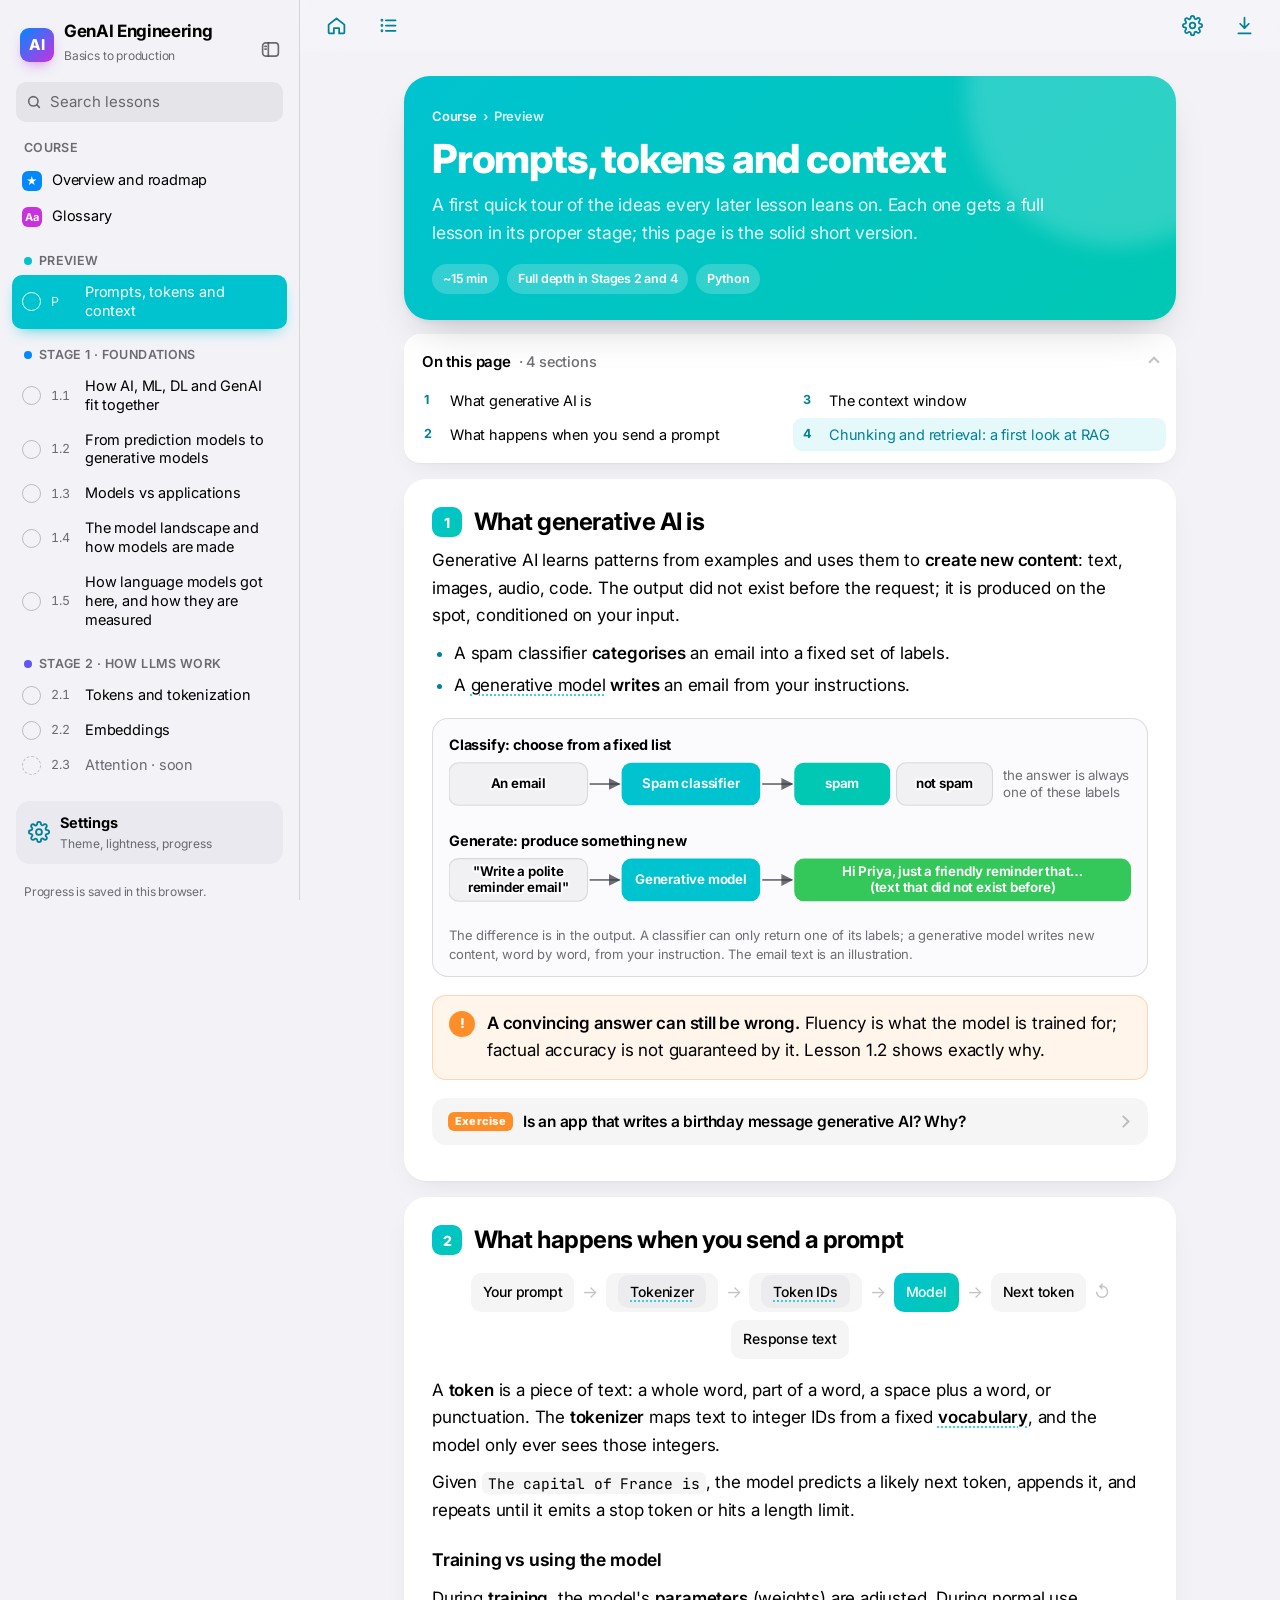
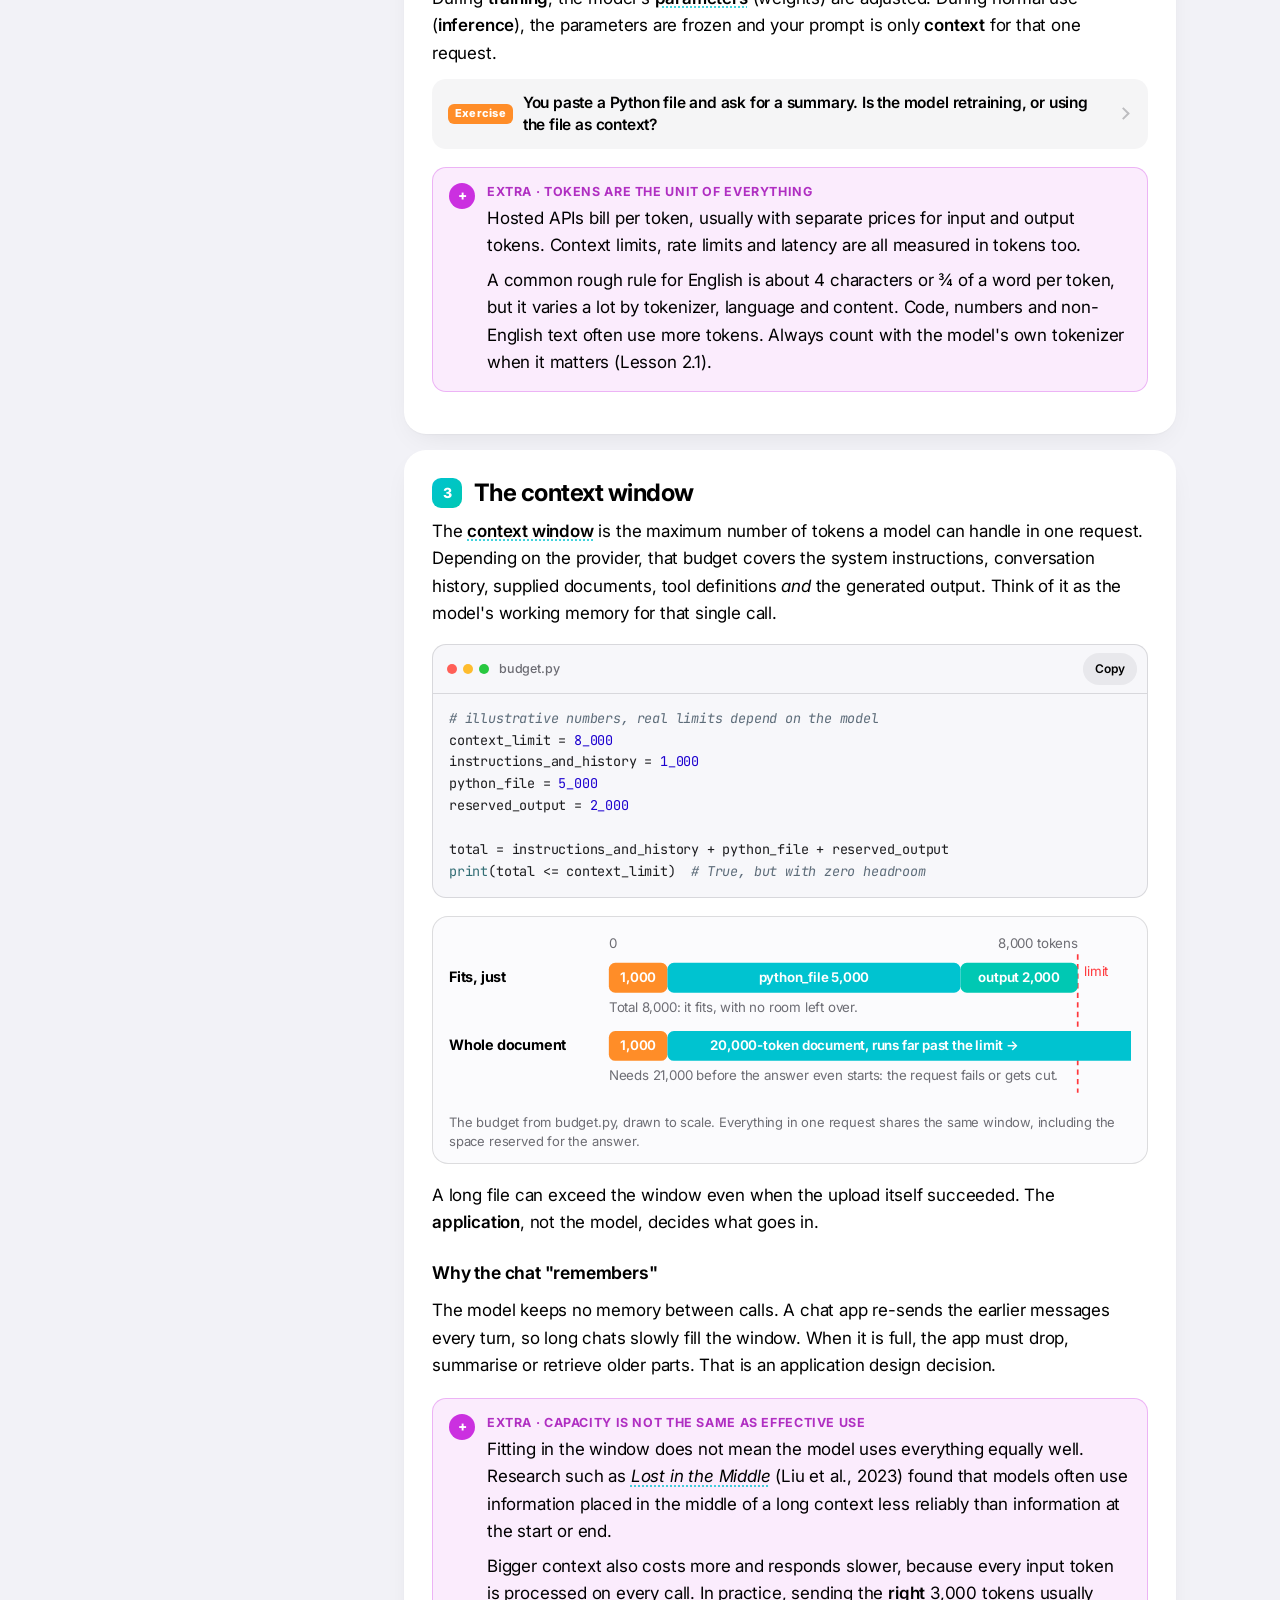
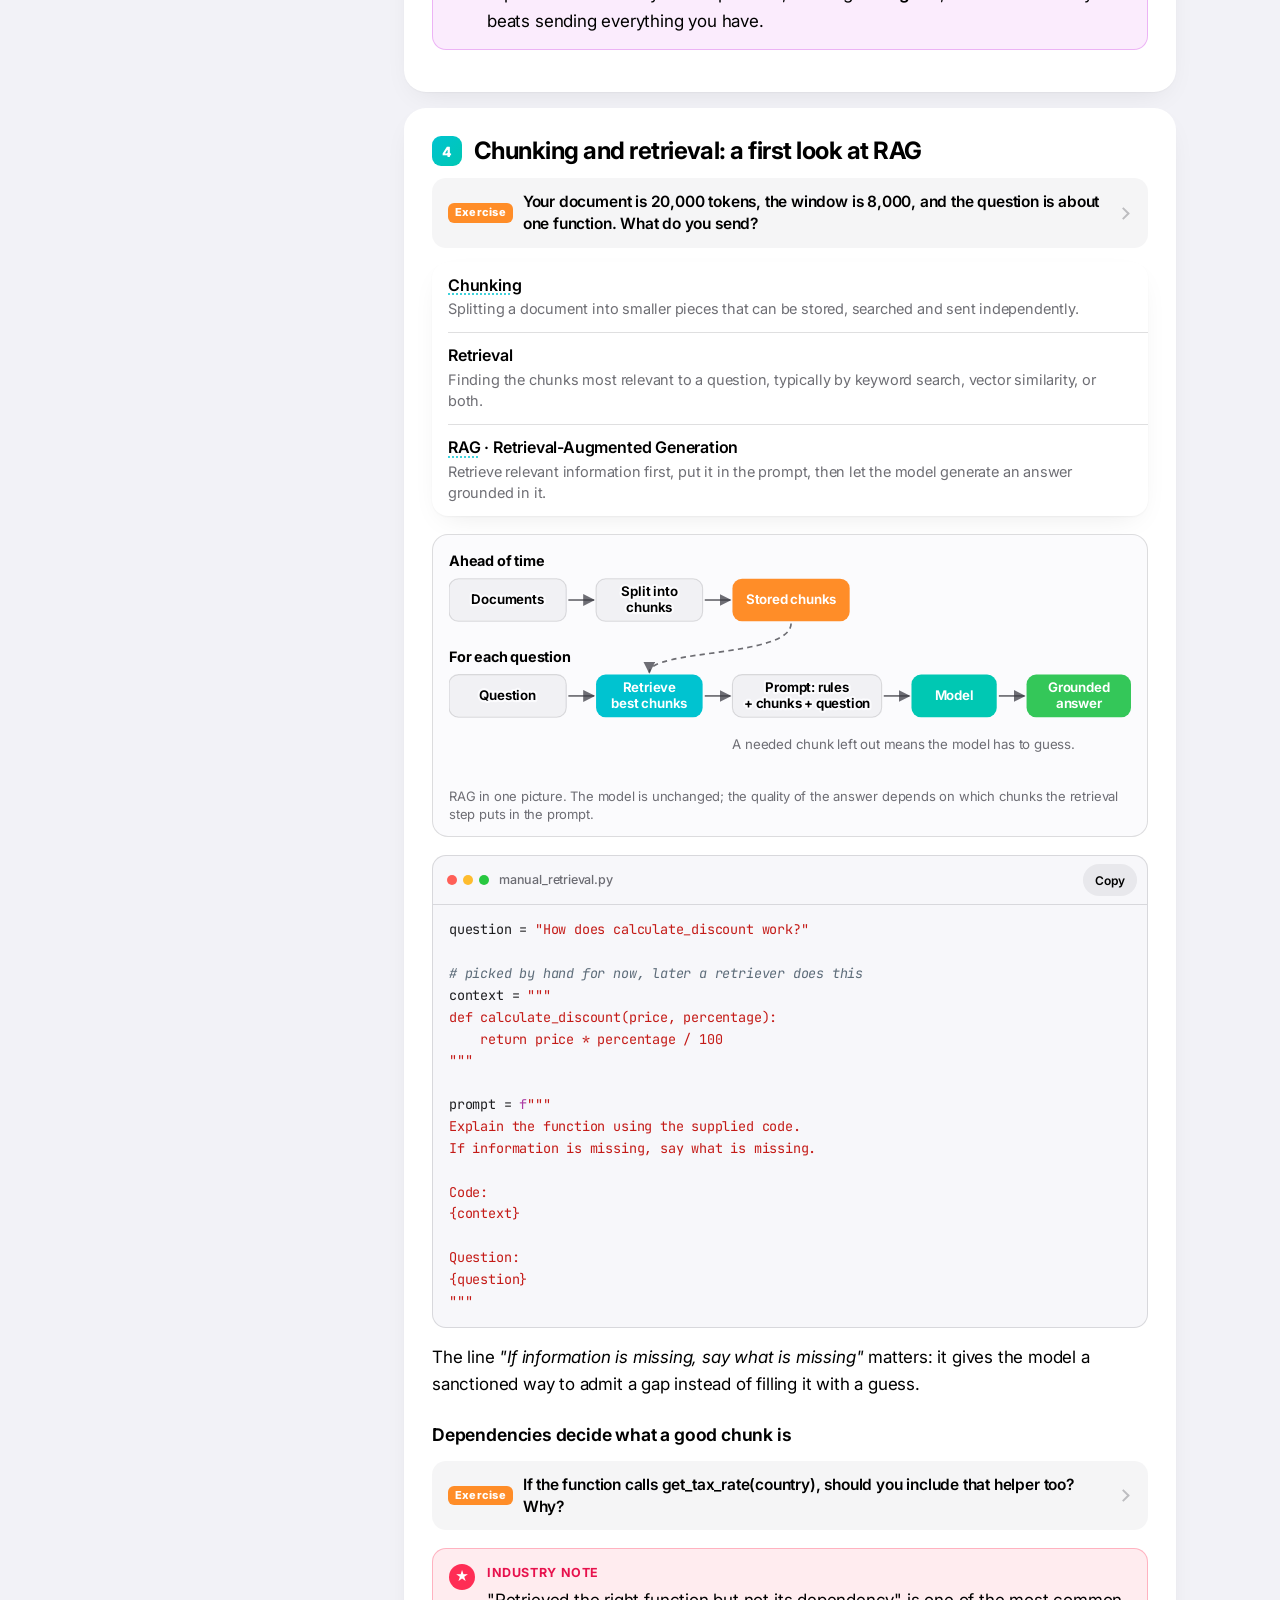
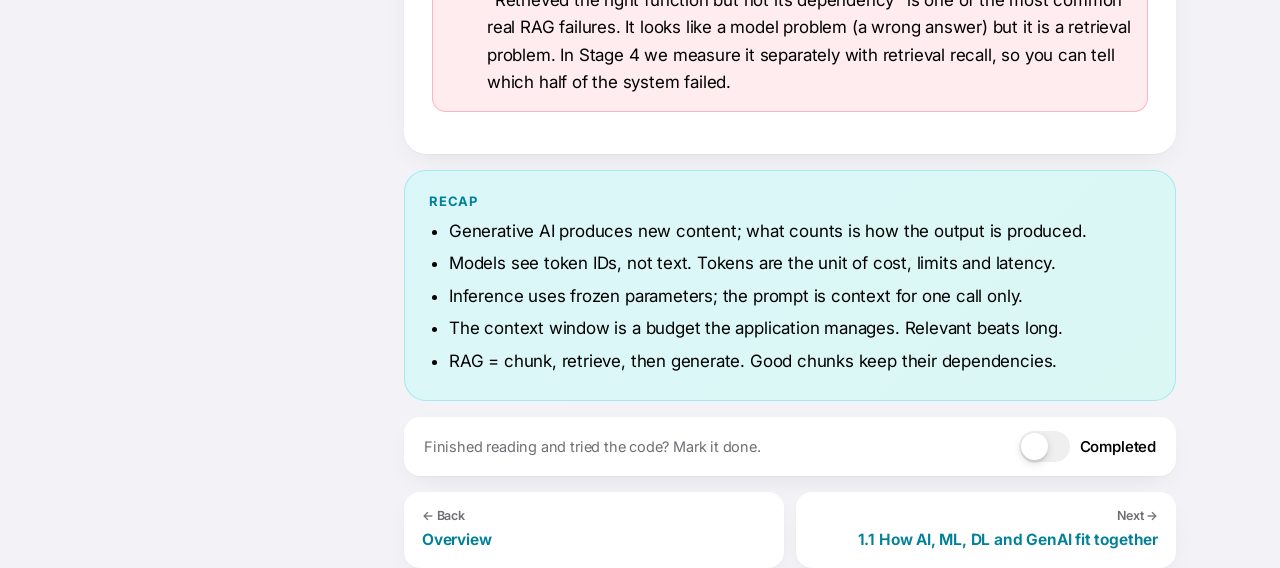
<file: lessons/p-preview.html>
<!DOCTYPE html>
<html lang="en">
<head>
<meta charset="utf-8">
<meta name="viewport" content="width=device-width, initial-scale=1, viewport-fit=cover">
<title>Preview · Prompts, tokens and context</title>
<meta name="color-scheme" content="light dark">
<meta name="theme-color" content="#F2F2F7" media="(prefers-color-scheme: light)">
<meta name="theme-color" content="#000000" media="(prefers-color-scheme: dark)">
<script src="../assets/boot.js"></script>
<link rel="stylesheet" href="https://fonts.googleapis.com/css2?family=Inter:wght@400;500;600;700;800&family=JetBrains+Mono:wght@400;500&display=swap">
<link rel="stylesheet" href="../assets/style.css">
<link rel="stylesheet" href="../assets/glass.css">
</head>
<body data-id="preview" data-root="../">
<div class="shell"><div class="main">
<main class="content page">

<section class="l-hero">
  <div class="crumbs"><a href="../index.html">Course</a><span>›</span><span>Preview</span></div>
  <h1>Prompts, tokens and context</h1>
  <p>A first quick tour of the ideas every later lesson leans on. Each one gets a full lesson in its proper stage; this page is the solid short version.</p>
  <div class="chips"><span class="chip">~15 min</span><span class="chip">Full depth in Stages 2 and 4</span><span class="chip">Python</span></div>
</section>

<details class="toc" id="toc"></details>

<section class="sec" id="what-is-genai">
  <h2><span class="n">1</span>What generative AI is</h2>
  <p>Generative AI learns patterns from examples and uses them to <strong>create new content</strong>: text, images, audio, code. The output did not exist before the request; it is produced on the spot, conditioned on your input.</p>
  <ul>
    <li>A spam classifier <strong>categorises</strong> an email into a fixed set of labels.</li>
    <li>A generative model <strong>writes</strong> an email from your instructions.</li>
  </ul>
  <figure class="fig">
    <div class="sv"><svg viewBox="0 0 640 170" role="img" aria-label="A classifier picks a label; a generative model writes new text">
      <defs><marker id="ahp1" viewBox="0 0 10 10" refX="9" refY="5" markerWidth="7" markerHeight="7" orient="auto-start-reverse"><path d="M0 0 L10 5 L0 10 z" style="fill:var(--label2)"/></marker></defs>
      <text x="0" y="14" class="h">Classify: choose from a fixed list</text>
      <rect x="0" y="26" width="130" height="40" rx="9" class="box "/><text x="65.0" y="50.0" class="mid v">An email</text>
      <path d="M132 46 L160 46" class="arr " marker-end="url(#ahp1)"/>
      <rect x="162" y="26" width="130" height="40" rx="9" class="box a"/><text x="227.0" y="50.0" class="mid w">Spam classifier</text>
      <path d="M294 46 L322 46" class="arr " marker-end="url(#ahp1)"/>
      <rect x="324" y="26" width="90" height="40" rx="9" class="box b"/><text x="369.0" y="50.0" class="mid w">spam</text>
      <rect x="420" y="26" width="90" height="40" rx="9" class="box "/><text x="465.0" y="50.0" class="mid v">not spam</text>
      <text x="520" y="42">the answer is always</text><text x="520" y="58">one of these labels</text>
      <text x="0" y="104" class="h">Generate: produce something new</text>
      <rect x="0" y="116" width="130" height="40" rx="9" class="box "/><text x="65.0" y="132.5" class="mid v">"Write a polite</text><text x="65.0" y="147.5" class="mid v">reminder email"</text>
      <path d="M132 136 L160 136" class="arr " marker-end="url(#ahp1)"/>
      <rect x="162" y="116" width="130" height="40" rx="9" class="box a"/><text x="227.0" y="140.0" class="mid w">Generative model</text>
      <path d="M294 136 L322 136" class="arr " marker-end="url(#ahp1)"/>
      <rect x="324" y="116" width="316" height="40" rx="9" class="box g"/><text x="482.0" y="132.5" class="mid w">Hi Priya, just a friendly reminder that…</text><text x="482.0" y="147.5" class="mid w">(text that did not exist before)</text>
    </svg></div>
    <figcaption>The difference is in the output. A classifier can only return one of its labels; a generative model writes new content, word by word, from your instruction. The email text is an illustration.</figcaption>
  </figure>
  <div class="callout c-warn"><div class="ci">!</div><div><p><strong>A convincing answer can still be wrong.</strong> Fluency is what the model is trained for; factual accuracy is not guaranteed by it. Lesson 1.2 shows exactly why.</p></div></div>
  <details class="disc"><summary><span class="tag">Exercise</span><span class="q">Is an app that writes a birthday message generative AI? Why?</span><span class="chev"></span></summary>
    <div class="ans"><p><strong>Yes</strong>, if a model composes the message: it produces new text conditioned on an instruction (name, tone, relationship), instead of choosing a label.</p>
    <p>The subtle part: an app that only <em>picks</em> one of 20 pre-written templates is not generative, even if the result looks the same to the user. It is selection, closer to retrieval. What matters is how the output was produced, not what it looks like.</p></div></details>
</section>

<section class="sec" id="prompt-flow">
  <h2><span class="n">2</span>What happens when you send a prompt</h2>
  <div class="flow"><span>Your prompt</span><b>→</b><span>Tokenizer</span><b>→</b><span>Token IDs</span><b>→</b><span class="hl">Model</span><b>→</b><span>Next token</span><b>↺</b><span>Response text</span></div>
  <p>A <strong>token</strong> is a piece of text: a whole word, part of a word, a space plus a word, or punctuation. The <strong>tokenizer</strong> maps text to integer IDs from a fixed <strong>vocabulary</strong>, and the model only ever sees those integers.</p>
  <p>Given <code>The capital of France is</code>, the model predicts a likely next token, appends it, and repeats until it emits a stop token or hits a length limit.</p>
  <h3>Training vs using the model</h3>
  <p>During <strong>training</strong>, the model's <strong>parameters</strong> (weights) are adjusted. During normal use (<strong>inference</strong>), the parameters are frozen and your prompt is only <strong>context</strong> for that one request.</p>
  <details class="disc"><summary><span class="tag">Exercise</span><span class="q">You paste a Python file and ask for a summary. Is the model retraining, or using the file as context?</span><span class="chev"></span></summary>
    <div class="ans"><p><strong>Using it as context.</strong> The parameters stay exactly the same; the file just conditions this one response. Fine-tuning is a separate training job that updates parameters, and it is done ahead of time, not during a chat.</p>
    <div class="you">You answered this correctly.</div></div></details>
  <div class="callout c-extra"><div class="ci">+</div><div><div class="ct">Extra · tokens are the unit of everything</div>
    <p>Hosted APIs bill per token, usually with separate prices for input and output tokens. Context limits, rate limits and latency are all measured in tokens too.</p>
    <p>A common rough rule for English is about 4 characters or ¾ of a word per token, but it varies a lot by tokenizer, language and content. Code, numbers and non-English text often use more tokens. Always count with the model's own tokenizer when it matters (Lesson 2.1).</p></div></div>
</section>

<section class="sec" id="context-window">
  <h2><span class="n">3</span>The context window</h2>
  <p>The <strong>context window</strong> is the maximum number of tokens a model can handle in one request. Depending on the provider, that budget covers the system instructions, conversation history, supplied documents, tool definitions <em>and</em> the generated output. Think of it as the model's working memory for that single call.</p>
  <div class="code"><div class="code-bar"><span class="lights"><i></i><i></i><i></i></span><span class="lbl">budget.py</span><button class="copy">Copy</button></div>
<pre><code><span class="tk-c"># illustrative numbers, real limits depend on the model</span>
context_limit = <span class="tk-n">8_000</span>
instructions_and_history = <span class="tk-n">1_000</span>
python_file = <span class="tk-n">5_000</span>
reserved_output = <span class="tk-n">2_000</span>

total = instructions_and_history + python_file + reserved_output
<span class="tk-f">print</span>(total &lt;= context_limit)  <span class="tk-c"># True, but with zero headroom</span></code></pre></div>
  <figure class="fig">
    <div class="sv"><svg viewBox="0 0 640 160" style="overflow:hidden" role="img" aria-label="Context window budget: 8,000 tokens shared by instructions, the file and the reserved output">
      <text x="150" y="14">0</text><text x="590" y="14" style="text-anchor:end">8,000 tokens</text>
      <line x1="590" y1="20" x2="590" y2="150" class="arr dash" style="stroke:var(--red)"/>
      <text x="596" y="40" style="fill:var(--red)">limit</text>
      <text x="0" y="46" class="h">Fits, just</text>
      <rect x="150.0" y="28" width="55.0" height="28" rx="6" class="box o"/>
      <text x="177.5" y="46" class="mid w">1,000</text>
      <rect x="205.0" y="28" width="275.0" height="28" rx="6" class="box a"/>
      <text x="342.5" y="46" class="mid w">python_file 5,000</text>
      <rect x="480.0" y="28" width="110.0" height="28" rx="6" class="box b"/>
      <text x="535.0" y="46" class="mid w">output 2,000</text>
      <text x="150" y="74">Total 8,000: it fits, with no room left over.</text>
      <text x="0" y="110" class="h">Whole document</text>
      <rect x="150.0" y="92" width="55.0" height="28" rx="6" class="box o"/>
      <text x="177.5" y="110" class="mid w">1,000</text>
      <rect x="205" y="92" width="460" height="28" rx="6" class="box a"/>
      <text x="390" y="110" class="mid w">20,000-token document, runs far past the limit →</text>
      <text x="150" y="138">Needs 21,000 before the answer even starts: the request fails or gets cut.</text>
    </svg></div>
    <figcaption>The budget from budget.py, drawn to scale. Everything in one request shares the same window, including the space reserved for the answer.</figcaption>
  </figure>
  <p>A long file can exceed the window even when the upload itself succeeded. The <strong>application</strong>, not the model, decides what goes in.</p>
  <h3>Why the chat "remembers"</h3>
  <p>The model keeps no memory between calls. A chat app re-sends the earlier messages every turn, so long chats slowly fill the window. When it is full, the app must drop, summarise or retrieve older parts. That is an application design decision.</p>
  <div class="callout c-extra"><div class="ci">+</div><div><div class="ct">Extra · capacity is not the same as effective use</div>
    <p>Fitting in the window does not mean the model uses everything equally well. Research such as <em>Lost in the Middle</em> (Liu et al., 2023) found that models often use information placed in the middle of a long context less reliably than information at the start or end.</p>
    <p>Bigger context also costs more and responds slower, because every input token is processed on every call. In practice, sending the <strong>right</strong> 3,000 tokens usually beats sending everything you have.</p></div></div>
</section>

<section class="sec" id="chunking-retrieval">
  <h2><span class="n">4</span>Chunking and retrieval: a first look at RAG</h2>
  <details class="disc"><summary><span class="tag">Exercise</span><span class="q">Your document is 20,000 tokens, the window is 8,000, and the question is about one function. What do you send?</span><span class="chev"></span></summary>
    <div class="ans"><p>Split the document and send only the relevant part: <strong>the function itself plus whatever is needed to understand it</strong> (imports, constants, and the helpers it calls), and leave the rest out.</p>
    <div class="you">You answered this correctly: split it, or take only the required part.</div></div></details>
  <div class="list plain" style="margin:14px 0">
    <div class="row"><div><div class="t">Chunking</div><div class="d">Splitting a document into smaller pieces that can be stored, searched and sent independently.</div></div></div>
    <div class="row"><div><div class="t">Retrieval</div><div class="d">Finding the chunks most relevant to a question, typically by keyword search, vector similarity, or both.</div></div></div>
    <div class="row"><div><div class="t">RAG · Retrieval-Augmented Generation</div><div class="d">Retrieve relevant information first, put it in the prompt, then let the model generate an answer grounded in it.</div></div></div>
  </div>
  <figure class="fig">
    <div class="sv"><svg viewBox="0 0 640 212" role="img" aria-label="RAG: documents are chunked ahead of time; for each question the best chunks are retrieved into the prompt">
      <defs><marker id="ahpa" viewBox="0 0 10 10" refX="9" refY="5" markerWidth="7" markerHeight="7" orient="auto-start-reverse"><path d="M0 0 L10 5 L0 10 z" style="fill:var(--label2)"/></marker></defs>
      <text x="0" y="14" class="h">Ahead of time</text>
      <rect x="0" y="26" width="110" height="40" rx="9" class="box "/><text x="55.0" y="50.0" class="mid v">Documents</text>
      <path d="M112 46 L136 46" class="arr " marker-end="url(#ahpa)"/>
      <rect x="138" y="26" width="100" height="40" rx="9" class="box "/><text x="188.0" y="42.5" class="mid v">Split into</text><text x="188.0" y="57.5" class="mid v">chunks</text>
      <path d="M240 46 L264 46" class="arr " marker-end="url(#ahpa)"/>
      <rect x="266" y="26" width="110" height="40" rx="9" class="box o"/><text x="321.0" y="50.0" class="mid w">Stored chunks</text>
      <text x="0" y="104" class="h">For each question</text>
      <rect x="0" y="116" width="110" height="40" rx="9" class="box "/><text x="55.0" y="140.0" class="mid v">Question</text>
      <path d="M112 136 L136 136" class="arr " marker-end="url(#ahpa)"/>
      <rect x="138" y="116" width="100" height="40" rx="9" class="box a"/><text x="188.0" y="132.5" class="mid w">Retrieve</text><text x="188.0" y="147.5" class="mid w">best chunks</text>
      <path d="M321 68 C321 100 188 92 188 114" class="arr dash" marker-end="url(#ahpa)"/>
      <path d="M240 136 L264 136" class="arr " marker-end="url(#ahpa)"/>
      <rect x="266" y="116" width="140" height="40" rx="9" class="box "/><text x="336.0" y="132.5" class="mid v">Prompt: rules</text><text x="336.0" y="147.5" class="mid v">+ chunks + question</text>
      <path d="M408 136 L432 136" class="arr " marker-end="url(#ahpa)"/>
      <rect x="434" y="116" width="80" height="40" rx="9" class="box b"/><text x="474.0" y="140.0" class="mid w">Model</text>
      <path d="M516 136 L540 136" class="arr " marker-end="url(#ahpa)"/>
      <rect x="542" y="116" width="98" height="40" rx="9" class="box g"/><text x="591.0" y="132.5" class="mid w">Grounded</text><text x="591.0" y="147.5" class="mid w">answer</text>
      <text x="266" y="186">A needed chunk left out means the model has to guess.</text>
    </svg></div>
    <figcaption>RAG in one picture. The model is unchanged; the quality of the answer depends on which chunks the retrieval step puts in the prompt.</figcaption>
  </figure>
  <div class="code"><div class="code-bar"><span class="lights"><i></i><i></i><i></i></span><span class="lbl">manual_retrieval.py</span><button class="copy">Copy</button></div>
<pre><code>question = <span class="tk-s">"How does calculate_discount work?"</span>

<span class="tk-c"># picked by hand for now, later a retriever does this</span>
context = <span class="tk-s">"""
def calculate_discount(price, percentage):
    return price * percentage / 100
"""</span>

prompt = <span class="tk-k">f</span><span class="tk-s">"""
Explain the function using the supplied code.
If information is missing, say what is missing.

Code:
{context}

Question:
{question}
"""</span></code></pre></div>
  <p>The line <em>"If information is missing, say what is missing"</em> matters: it gives the model a sanctioned way to admit a gap instead of filling it with a guess.</p>

  <h3>Dependencies decide what a good chunk is</h3>
  <details class="disc"><summary><span class="tag">Exercise</span><span class="q">If the function calls get_tax_rate(country), should you include that helper too? Why?</span><span class="chev"></span></summary>
    <div class="ans"><p><strong>Yes, include it.</strong> The function's output depends on the value <code>get_tax_rate</code> returns, so the function alone cannot be fully explained.</p>
    <p>Without the helper the model only sees a call to an unknown function. It might say the rate is unknown (good), or it might <strong>invent</strong> a plausible rule like "uses 18% GST" (bad, and hard to spot). Including the helper, and the data it reads, lets the answer be grounded.</p>
    <p>General rule: a chunk should carry what is needed to interpret it. For code, that means splitting along functions and classes and pulling in what they call.</p></div></details>
  <div class="callout c-ind"><div class="ci">★</div><div><div class="ct">Industry note</div>
    <p>"Retrieved the right function but not its dependency" is one of the most common real RAG failures. It looks like a model problem (a wrong answer) but it is a retrieval problem. In Stage 4 we measure it separately with retrieval recall, so you can tell which half of the system failed.</p></div></div>
</section>

<section class="recap">
  <h2>Recap</h2>
  <ul>
    <li>Generative AI produces new content; what counts is how the output is produced.</li>
    <li>Models see token IDs, not text. Tokens are the unit of cost, limits and latency.</li>
    <li>Inference uses frozen parameters; the prompt is context for one call only.</li>
    <li>The context window is a budget the application manages. Relevant beats long.</li>
    <li>RAG = chunk, retrieve, then generate. Good chunks keep their dependencies.</li>
  </ul>
</section>

<div class="done-bar"><span class="msg" id="done-msg"></span><label class="switch"><input type="checkbox" id="done-toggle"><span class="track"></span>Completed</label></div>
<nav class="pager" id="pager"></nav>

</main>
</div></div>
<script src="../assets/app.js"></script>
</body>
</html>
</file>
<file: assets/style.css>
/* GenAI Engineering Notes
   Colours are the iOS 26 system palette from Apple's HIG (default and
   increased-contrast values). The -ink colours are for coloured text. */
:root{
  --blue:#0088FF; --green:#34C759; --orange:#FF8D28; --red:#FF383C; --indigo:#6155F5;
  --purple:#CB30E0; --teal:#00C3D0; --pink:#FF2D55; --yellow:#FFCC00; --mint:#00C8B3; --gray:#8E8E93;
  --blue-ink:#1E6EF4; --green-ink:#008932; --orange-ink:#C55300; --red-ink:#E9152D; --indigo-ink:#564ADE;
  --purple-ink:#B02FC2; --teal-ink:#008198; --pink-ink:#E7124D; --mint-ink:#008575; --ink:var(--blue-ink);
  --bg:#F2F2F7; --card:#FFFFFF; --card2:#FBFBFD;
  --fill:rgba(120,120,128,.12); --fill2:rgba(120,120,128,.07);
  --label:#000; --label2:rgba(60,60,67,.74); --label3:rgba(60,60,67,.30);
  --sep:rgba(60,60,67,.16); --bar:rgba(246,246,248,.72);
  --code-bg:#F7F7FA; --code-ink:#1D1D1F;
  --shadow:0 1px 2px rgba(0,0,0,.04),0 10px 30px -12px rgba(0,0,0,.10);
  --shadow-hi:0 2px 6px rgba(0,0,0,.06),0 22px 44px -18px rgba(0,0,0,.22);
  --accent:var(--blue); --accent2:var(--indigo);
  --r:16px;
  --ease:cubic-bezier(.22,.8,.24,1);
  --spring:linear(0,.048,.166,.32,.483,.637,.772,.882,.965,1.023,1.06,1.078,1.084,1.079,1.07,1.057,1.043,1.03,1.019,1.01,1.003,.998,.995,.993,.993,.993,.994,.995,.996,.997,.998,.999,1);
  --font:-apple-system,BlinkMacSystemFont,"SF Pro Text","Inter","Segoe UI Variable Text","Segoe UI",system-ui,sans-serif;
  --display:-apple-system,BlinkMacSystemFont,"SF Pro Display","Inter","Segoe UI Variable Display","Segoe UI",system-ui,sans-serif;
  --mono:ui-monospace,"SF Mono","JetBrains Mono",Menlo,Consolas,monospace;
  --serif:"Cambria Math","STIX Two Math","Latin Modern Math",Cambria,"Times New Roman",serif;
}
:root[data-theme="dark"]{
  --blue:#0091FF; --green:#30D158; --orange:#FF9230; --red:#FF4245; --indigo:#6D7CFF;
  --purple:#DB34F2; --teal:#00D2E0; --pink:#FF375F; --yellow:#FFD600; --mint:#00DAC3;
  --blue-ink:#5CB8FF; --green-ink:#4AD968; --orange-ink:#FFA056; --red-ink:#FF6165; --indigo-ink:#A7AAFF;
  --purple-ink:#EA8DFF; --teal-ink:#3BDDEC; --pink-ink:#FF8AC4; --mint-ink:#54DFCB;
  --bg:#000; --card:#1C1C1E; --card2:#232325;
  --fill:rgba(118,118,128,.24); --fill2:rgba(118,118,128,.14);
  --label:#fff; --label2:rgba(235,235,245,.62); --label3:rgba(235,235,245,.30);
  --sep:rgba(84,84,88,.55); --bar:rgba(18,18,20,.72);
  --code-bg:#121214; --code-ink:#F2F2F7;
  --shadow:0 0 0 .5px rgba(255,255,255,.04); --shadow-hi:0 0 0 .5px rgba(255,255,255,.08),0 20px 40px -20px rgba(0,0,0,.8);
}
/* stage accents */
[data-stage="0"]{--accent:var(--teal);--accent2:var(--mint);--ink:var(--teal-ink)}
[data-stage="1"]{--accent:var(--blue);--accent2:var(--indigo);--ink:var(--blue-ink)}
[data-stage="2"]{--accent:var(--indigo);--accent2:var(--purple);--ink:var(--indigo-ink)}
[data-stage="3"]{--accent:var(--purple);--accent2:var(--pink);--ink:var(--purple-ink)}
[data-stage="4"]{--accent:var(--teal);--accent2:var(--blue);--ink:var(--teal-ink)}
[data-stage="5"]{--accent:var(--orange);--accent2:var(--red);--ink:var(--orange-ink)}
[data-stage="6"]{--accent:var(--red);--accent2:var(--pink);--ink:var(--red-ink)}

*{box-sizing:border-box}
html{scroll-behavior:smooth;scroll-padding-top:72px;-webkit-text-size-adjust:100%}
body{margin:0;background:var(--bg);color:var(--label);font-family:var(--font);font-size:1.062rem;line-height:1.62;
  letter-spacing:-.011em;-webkit-font-smoothing:antialiased;transition:background-color .35s var(--ease),color .35s var(--ease)}
a{color:var(--ink);text-decoration:none}
::selection{background:color-mix(in srgb,var(--accent) 26%,transparent)}
strong{font-weight:600}
code{font-family:var(--mono);font-size:.86em;background:var(--fill2);padding:.12em .42em;border-radius:6px}
*:focus-visible{outline:3px solid color-mix(in srgb,var(--accent) 55%,transparent);outline-offset:2px;border-radius:8px}

/* ---------- page transitions ----------
   iOS push / pop: 540ms, cubic-bezier(.32,.72,0,1) (the curve iOS uses for
   navigation and sheets). Forward slides in from the right, back from the left. */
:root{--ios:cubic-bezier(.32,.72,0,1);--ios-dur:.54s}
/* fallback for file:// and browsers without cross-document view transitions */
.js .page{opacity:0;transform:translate3d(var(--enter-x,0),var(--enter-y,10px),0);
  transition:opacity .42s var(--ios),transform var(--ios-dur) var(--ios)}
html[data-dir="forward"]{--enter-x:56px;--enter-y:0}
html[data-dir="back"]{--enter-x:-56px;--enter-y:0}
.js body.ready .page{opacity:1;transform:none}
.js body.leaving .page{opacity:0;transform:translate3d(var(--leave-x,0),0,0);
  transition:opacity .18s cubic-bezier(.4,0,1,1),transform .18s cubic-bezier(.4,0,1,1)}
body.leaving.go-forward{--leave-x:-28px}
body.leaving.go-back{--leave-x:28px}
/* real cross-document view transitions (served over http/https) */
.vt .page{opacity:1;transform:none;transition:none}
.page{view-transition-name:content}
.navbar{view-transition-name:navbar}
.sidebar{view-transition-name:sidebar}
::view-transition-group(*){animation-duration:var(--ios-dur);animation-timing-function:var(--ios)}
/* sidebar and bar switch instantly (like an iPad split view); only the content moves */
::view-transition-group(sidebar),::view-transition-group(navbar),::view-transition-group(content){animation:none}
::view-transition-old(sidebar),::view-transition-old(navbar){animation:none;opacity:0}
::view-transition-new(sidebar),::view-transition-new(navbar){animation:none}
::view-transition-old(content),::view-transition-new(content){animation-duration:var(--ios-dur);animation-timing-function:var(--ios);animation-fill-mode:both}
html:active-view-transition-type(forward)::view-transition-old(content){animation-name:vt-out-left;animation-duration:.3s}
html:active-view-transition-type(forward)::view-transition-new(content){animation-name:vt-in-right}
html:active-view-transition-type(back)::view-transition-old(content){animation-name:vt-out-right;animation-duration:.3s}
html:active-view-transition-type(back)::view-transition-new(content){animation-name:vt-in-left}
@keyframes vt-in-right{from{transform:translateX(30%);opacity:0}40%{opacity:1}to{transform:none;opacity:1}}
@keyframes vt-in-left{from{transform:translateX(-30%);opacity:0}40%{opacity:1}to{transform:none;opacity:1}}
@keyframes vt-out-left{to{transform:translateX(-12%);opacity:0}}
@keyframes vt-out-right{to{transform:translateX(12%);opacity:0}}

/* scroll reveal: brief and small, once per element */
.reveal{opacity:0;transform:translate3d(0,12px,0);transition:opacity .5s var(--ios),transform .6s var(--ios)}
.reveal.in{opacity:1;transform:none}

/* ---------- layout ---------- */
.shell{display:grid;grid-template-columns:300px minmax(0,1fr);min-height:100vh}
.main{min-width:0}
.content{max-width:820px;margin:0 auto;padding:10px 24px 120px}

/* ---------- nav bar ---------- */
.navbar{position:sticky;top:0;z-index:50;height:52px;display:flex;align-items:center;gap:8px;padding:0 14px;
  background:var(--bar);backdrop-filter:saturate(180%) blur(22px);-webkit-backdrop-filter:saturate(180%) blur(22px);
  border-bottom:.5px solid transparent;transition:border-color .25s var(--ease),background-color .35s var(--ease)}
.navbar.scrolled{border-bottom-color:var(--sep)}
.small-title{flex:1;text-align:center;font-weight:600;font-size:1rem;opacity:0;transform:translateY(6px);
  transition:opacity .25s var(--ease),transform .3s var(--ease);white-space:nowrap;overflow:hidden;text-overflow:ellipsis}
.navbar.scrolled .small-title{opacity:1;transform:none}
.nav-btn{border:0;background:none;color:var(--ink);font:inherit;font-size:1rem;cursor:pointer;display:flex;align-items:center;
  gap:4px;padding:7px 8px;min-width:44px;min-height:44px;justify-content:center;border-radius:12px;transition:background .2s,opacity .15s,transform .15s var(--ease)}
@media (hover:hover){.nav-btn:hover{background:var(--fill2)}}
.nav-btn:active{opacity:.5;transform:scale(.94)}
.nav-btn svg{width:21px;height:21px}
.menu-btn{display:none}
.progress{position:absolute;left:0;bottom:-.5px;height:2.5px;width:100%;transform-origin:0 50%;transform:scaleX(0);
  background:linear-gradient(90deg,var(--accent),var(--accent2));border-radius:0 2px 2px 0}

/* ---------- sidebar ---------- */
.sidebar{position:sticky;top:0;height:100vh;overflow-y:auto;padding:16px 12px 40px;border-right:.5px solid var(--sep);
  background:var(--bg);scrollbar-width:thin;overscroll-behavior:contain;transition:background-color .35s var(--ease)}
.brand{display:flex;align-items:center;gap:10px;padding:6px 8px 14px;color:var(--label)}
.brand .logo{width:34px;height:34px;border-radius:9px;display:grid;place-items:center;color:#fff;font-weight:800;font-size:0.9375rem;
  background:linear-gradient(135deg,var(--blue),var(--purple));box-shadow:0 6px 14px -6px color-mix(in srgb,var(--purple) 70%,transparent)}
.brand b{font-family:var(--display);font-size:1.062rem;letter-spacing:-.02em;display:block;line-height:1.1}
.brand small{color:var(--label2);font-size:0.75rem}
.search{display:flex;align-items:center;gap:6px;background:var(--fill);border-radius:10px;padding:7px 10px;margin:0 4px 16px;
  transition:box-shadow .2s}
.search:focus-within{box-shadow:0 0 0 3px color-mix(in srgb,var(--blue) 35%,transparent)}
.search svg{width:16px;height:16px;color:var(--label2);flex:none}
.search input{border:0;background:none;outline:0;font:inherit;font-size:0.9375rem;color:var(--label);width:100%}
.search input::placeholder{color:var(--label2)}
.side-group{margin-bottom:16px}
.side-group h4{margin:0 12px 4px;font-size:0.7812rem;font-weight:600;text-transform:uppercase;letter-spacing:.03em;color:var(--label2);
  display:flex;align-items:center;gap:7px}
.side-group h4 i{width:8px;height:8px;border-radius:50%;background:var(--accent)}
.side-list{list-style:none;margin:0;padding:0}
.side-list a{display:flex;align-items:center;gap:10px;padding:8px 10px;border-radius:10px;color:var(--label);font-size:0.9062rem;line-height:1.3;
  transition:background .2s var(--ease),color .2s,transform .2s var(--ease)}
@media (hover:hover){.side-list a:hover{background:var(--fill2)}}
.side-list a:active{transform:scale(.98)}
.side-list a.active{background:var(--accent);color:#fff;box-shadow:0 6px 16px -8px var(--accent)}
.side-list a.active .num{color:rgba(255,255,255,.85)}
.side-list a.active .dot{border-color:rgba(255,255,255,.9)}
.side-list a.active .dot.done{background:#fff;color:var(--ink)}
.side-list a.soon{color:var(--label2);pointer-events:none}
.side-list .ico{width:20px;height:20px;border-radius:6px;display:grid;place-items:center;flex:none;color:#fff;font-size:0.6875rem;font-weight:700}
.dot{flex:none;width:19px;height:19px;border-radius:50%;border:1.5px solid var(--label3);display:grid;place-items:center;font-size:0.6875rem;
  transition:background .3s var(--ease),border-color .3s}
.dot.done{background:var(--green);border-color:var(--green);color:#fff}
.dot.done::after{content:"✓";font-weight:800}
.dot.soon{border-style:dashed}
.num{color:var(--label2);font-variant-numeric:tabular-nums;font-size:0.7812rem;min-width:24px}
.side-foot{margin:18px 12px 0;font-size:0.75rem;color:var(--label2)}
.side-empty{display:none;margin:0 12px;font-size:0.8125rem;color:var(--label2)}

/* segmented control with sliding thumb */
.seg{display:inline-grid;grid-auto-flow:column;grid-auto-columns:1fr;background:var(--fill);border-radius:9px;padding:2px;position:relative;margin:0 8px}
.seg .thumb{position:absolute;top:2px;bottom:2px;left:2px;border-radius:7px;background:var(--card);
  box-shadow:0 3px 8px rgba(0,0,0,.12),0 3px 1px rgba(0,0,0,.04);transition:transform .35s var(--spring)}
:root[data-theme="dark"] .seg .thumb{background:#636366}
.seg button{border:0;background:none;font:inherit;font-size:0.8125rem;font-weight:500;color:var(--label);padding:5px 14px;cursor:pointer;position:relative;z-index:1}

/* ---------- hero (home) ---------- */
.hero{position:relative;margin:14px 0 8px;padding:34px 30px 30px;border-radius:26px;overflow:hidden;color:#fff;
  background:linear-gradient(135deg,#0A84FF 0%,#5E5CE6 48%,#BF5AF2 100%);box-shadow:var(--shadow-hi)}
.hero::before,.hero::after{content:"";position:absolute;border-radius:50%;filter:blur(40px);opacity:.55;pointer-events:none}
.hero::before{width:320px;height:320px;right:-80px;top:-120px;background:#FF375F;animation:float 14s ease-in-out infinite alternate}
.hero::after{width:260px;height:260px;left:-60px;bottom:-140px;background:#40C8E0;animation:float 18s ease-in-out infinite alternate-reverse}
@keyframes float{to{transform:translate(-40px,30px) scale(1.12)}}
.hero>*{position:relative}
.hero .eyebrow{color:rgba(255,255,255,.85)}
.hero h1{font-family:var(--display);font-size:clamp(2rem,5vw,2.875rem);font-weight:800;letter-spacing:-.035em;line-height:1.06;margin:8px 0 12px}
.hero p{margin:0;max-width:600px;font-size:1.125rem;color:rgba(255,255,255,.88)}
.hero .cta{display:inline-flex;align-items:center;gap:8px;margin-top:22px;background:#fff;color:#1D1D1F;font-weight:600;font-size:0.9375rem;
  padding:11px 18px;border-radius:99px;box-shadow:0 10px 24px -10px rgba(0,0,0,.4);transition:transform .25s var(--spring)}
@media (hover:hover){.hero .cta:hover{transform:translateY(-2px) scale(1.02)}}
.hero .cta:active{transform:scale(.97)}
.eyebrow{font-size:0.7812rem;font-weight:700;text-transform:uppercase;letter-spacing:.07em;color:var(--ink)}

.stats{display:grid;grid-template-columns:1.25fr 1fr 1fr 1fr;gap:12px;margin:16px 0 4px}
.tile{background:var(--card);border-radius:var(--r);padding:14px 16px;box-shadow:var(--shadow)}
.tile .k{font-size:0.7812rem;color:var(--label2);font-weight:500}
.tile .v{font-family:var(--display);font-size:1.625rem;font-weight:700;letter-spacing:-.02em;font-variant-numeric:tabular-nums}
.ring-tile{display:flex;align-items:center;gap:14px}
.ring{width:58px;height:58px;transform:rotate(-90deg);flex:none}
.ring circle{fill:none;stroke-width:8;stroke-linecap:round}
.ring .track{stroke:var(--fill)}
.ring .prog{stroke:url(#rg);transition:stroke-dashoffset 1.1s var(--ease)}

/* ---------- grouped lists ---------- */
.group-label{font-size:0.7812rem;font-weight:600;text-transform:uppercase;letter-spacing:.03em;color:var(--label2);margin:34px 16px 8px}
.group-foot{font-size:0.8125rem;color:var(--label2);margin:8px 16px 0;line-height:1.45}
.list{background:var(--card);border-radius:var(--r);overflow:hidden;box-shadow:var(--shadow)}
.row{display:flex;gap:14px;align-items:flex-start;padding:13px 16px;position:relative;color:var(--label)}
.row+.row::before{content:"";position:absolute;top:0;right:0;left:62px;border-top:.5px solid var(--sep)}
.list.plain .row+.row::before{left:16px}
a.row{transition:background .2s var(--ease)}
@media (hover:hover){a.row:hover{background:var(--fill2)}}
a.row:active{background:var(--fill)}
.icon{flex:none;width:32px;height:32px;border-radius:9px;display:grid;place-items:center;color:#fff;font-weight:700;font-size:0.875rem;font-family:var(--display)}
.row .t{font-weight:600;font-size:1rem;line-height:1.35}
.row .d{color:var(--label2);font-size:0.9062rem;line-height:1.45;margin-top:2px}
.row .m{margin-left:auto;font-size:0.8125rem;color:var(--label2);white-space:nowrap;padding-top:2px;display:flex;align-items:center;gap:6px}
.chev-r{width:8px;height:8px;border-right:2px solid var(--label3);border-top:2px solid var(--label3);transform:rotate(45deg);flex:none;margin-top:8px}
.pill{display:inline-block;font-size:0.7188rem;font-weight:600;padding:2px 9px;border-radius:99px;background:var(--fill);color:var(--label2);margin-top:6px}
.pill.now{background:color-mix(in srgb,var(--blue) 10%,transparent);color:var(--blue-ink)}
.pill.done{background:color-mix(in srgb,var(--green) 10%,transparent);color:var(--green-ink)}
.bg-blue{background:var(--blue)}.bg-green{background:var(--green)}.bg-orange{background:var(--orange)}.bg-red{background:var(--red)}
.bg-indigo{background:var(--indigo)}.bg-purple{background:var(--purple)}.bg-teal{background:var(--teal)}.bg-pink{background:var(--pink)}
.bg-gray{background:var(--gray)}.bg-mint{background:var(--mint)}.bg-accent{background:linear-gradient(135deg,var(--accent),var(--accent2))}

/* lesson cards on home */
.cards{display:grid;grid-template-columns:repeat(auto-fill,minmax(240px,1fr));gap:12px}
.lcard{position:relative;display:flex;flex-direction:column;gap:6px;min-height:150px;padding:16px;border-radius:20px;background:var(--card);
  color:var(--label);box-shadow:var(--shadow);overflow:hidden;transition:transform .35s var(--spring),box-shadow .35s var(--ease)}
.lcard::before{content:"";position:absolute;inset:0 0 auto 0;height:4px;background:linear-gradient(90deg,var(--accent),var(--accent2))}
@media (hover:hover){.lcard:hover{transform:translateY(-3px);box-shadow:var(--shadow-hi)}}
.lcard:active{transform:scale(.98)}
.lcard .n{font-size:0.7812rem;font-weight:700;color:var(--ink)}
.lcard .t{font-family:var(--display);font-weight:700;font-size:1.125rem;letter-spacing:-.02em;line-height:1.25}
.lcard .d{font-size:0.8438rem;color:var(--label2);line-height:1.4}
.lcard .f{margin-top:auto;display:flex;justify-content:space-between;align-items:center;font-size:0.7812rem;color:var(--label2)}
.lcard.soon{background:transparent;border:1.5px dashed var(--label3);box-shadow:none;pointer-events:none}
.lcard.soon::before{display:none}
.lcard .ok{color:var(--green-ink);font-weight:700}

/* ---------- lesson page ---------- */
.l-hero{position:relative;margin:14px 0 6px;padding:30px 28px 26px;border-radius:26px;overflow:hidden;color:#fff;
  background:linear-gradient(135deg,var(--accent),var(--accent2));box-shadow:var(--shadow-hi)}
.l-hero::after{content:"";position:absolute;width:300px;height:300px;right:-90px;top:-130px;border-radius:50%;background:rgba(255,255,255,.18);filter:blur(10px)}
.l-hero>*{position:relative}
.crumbs{font-size:0.8125rem;font-weight:600;color:rgba(255,255,255,.85);display:flex;gap:6px;align-items:center;flex-wrap:wrap}
.crumbs a{color:#fff}
.l-hero h1{font-family:var(--display);font-size:clamp(1.75rem,4.4vw,2.5rem);font-weight:800;letter-spacing:-.03em;line-height:1.1;margin:10px 0 10px}
.l-hero p{margin:0;max-width:640px;color:rgba(255,255,255,.9);font-size:1.094rem}
.chips{display:flex;flex-wrap:wrap;gap:8px;margin-top:16px}
.chip{font-size:0.7812rem;font-weight:600;padding:5px 11px;border-radius:99px;background:rgba(255,255,255,.2);color:#fff;backdrop-filter:blur(6px)}

.toc{margin:14px 0 0;background:var(--card);border-radius:var(--r);box-shadow:var(--shadow);padding:6px}
.toc summary{list-style:none;cursor:pointer;padding:10px 12px;font-weight:600;font-size:0.9375rem;display:flex;align-items:center;gap:8px}
.toc summary::-webkit-details-marker{display:none}
.toc summary .c{margin-left:auto;width:8px;height:8px;border-right:2px solid var(--label3);border-bottom:2px solid var(--label3);transform:rotate(45deg);transition:transform .3s var(--ease)}
.toc[open] summary .c{transform:rotate(225deg)}
.toc ol{list-style:none;margin:0;padding:0 4px 6px;columns:2;column-gap:6px}
.toc li{break-inside:avoid}
.toc a{display:flex;gap:8px;padding:7px 10px;border-radius:9px;color:var(--label);font-size:0.9062rem;line-height:1.35;transition:background .2s}
@media (hover:hover){.toc a:hover{background:var(--fill2)}}
.toc a.on{color:var(--ink);background:color-mix(in srgb,var(--accent) 10%,transparent)}
.toc a span{color:var(--ink);font-weight:700;font-size:0.7812rem;min-width:18px;padding-top:1px}

.sec{background:var(--card);border-radius:22px;box-shadow:var(--shadow);padding:6px 28px 24px;margin-top:16px}
.sec h2{font-family:var(--display);font-size:1.5rem;font-weight:700;letter-spacing:-.022em;line-height:1.25;margin:22px 0 8px;display:flex;align-items:center;gap:12px}
.sec h2 .n{flex:none;width:30px;height:30px;border-radius:9px;display:grid;place-items:center;font-size:0.875rem;font-weight:800;color:#fff;font-family:var(--font);
  background:linear-gradient(135deg,var(--accent),var(--accent2));letter-spacing:0}
.sec.extra h2 .n{background:linear-gradient(135deg,var(--purple),var(--pink))}
.sec .tag-extra{display:inline-block;font-size:0.6875rem;font-weight:700;letter-spacing:.04em;text-transform:uppercase;color:var(--purple-ink);
  background:color-mix(in srgb,var(--purple) 12%,transparent);padding:2px 8px;border-radius:6px;margin-left:2px}
.sec h3{font-size:1.094rem;font-weight:650;margin:22px 0 6px}
.sec p{margin:10px 0}
.sec ul,.sec ol{padding-left:22px;margin:10px 0}
.sec li{margin:5px 0}
.sec li::marker{color:var(--ink)}
.muted{color:var(--label2);font-size:0.9062rem}

/* code */
.code{margin:16px 0;border-radius:14px;background:var(--code-bg);border:.5px solid var(--sep);overflow:hidden}
.code-bar{display:flex;align-items:center;gap:10px;padding:8px 10px 8px 14px;border-bottom:.5px solid var(--sep);font-size:0.7812rem;color:var(--label2);font-weight:500}
.lights{display:flex;gap:6px}.lights i{width:10px;height:10px;border-radius:50%;display:block}
.lights i:nth-child(1){background:#FF5F57}.lights i:nth-child(2){background:#FEBC2E}.lights i:nth-child(3){background:#28C840}
.code-bar .lbl{flex:1}
.copy{border:0;background:var(--fill);color:var(--label);font:inherit;font-size:0.75rem;font-weight:600;padding:4px 12px;min-height:32px;border-radius:99px;cursor:pointer;
  transition:background .25s,color .25s,transform .2s var(--spring)}
.copy:active{transform:scale(.92)}
.copy.ok{background:var(--green);color:#fff}
pre{margin:0;padding:14px 16px;overflow-x:auto;font-family:var(--mono);font-size:0.8438rem;line-height:1.62;color:var(--code-ink);tab-size:4}
pre code{background:none;padding:0;font-size:inherit}
.tk-k{color:#AD3DA4}.tk-s{color:#C41A16}.tk-c{color:#5D6C79;font-style:italic}.tk-n{color:#1C00CF}.tk-f{color:#326D74}
:root[data-theme="dark"] .tk-k{color:#FF7AB2}:root[data-theme="dark"] .tk-s{color:#FF8170}:root[data-theme="dark"] .tk-c{color:#7F8C98}
:root[data-theme="dark"] .tk-n{color:#D9C97C}:root[data-theme="dark"] .tk-f{color:#67B7A4}
.out{border-top:.5px dashed var(--sep);background:var(--fill2)}
.out pre{color:var(--label2);font-size:0.7812rem}
.out .ol{display:block;padding:8px 16px 0;font-size:0.6875rem;font-weight:700;letter-spacing:.05em;text-transform:uppercase;color:var(--green-ink)}

/* math */
.math{margin:16px 0;padding:18px 16px;border-radius:14px;background:color-mix(in srgb,var(--accent) 6%,var(--fill2));text-align:center;
  font-family:var(--serif);font-size:1.312rem;line-height:1.5;overflow-x:auto}
.math .big{font-size:1.5em;vertical-align:-.15em;margin:0 .1em}
.math .cap{display:block;font-family:var(--font);font-size:0.7812rem;color:var(--label2);margin-top:8px}
.im{font-family:var(--serif);font-style:italic;font-size:1.06em;white-space:nowrap;padding-right:.12em}

/* callouts */
.callout{display:flex;gap:12px;margin:18px 0;padding:14px 16px;border-radius:14px;
  background:color-mix(in srgb,var(--c) 9%,transparent);border:.5px solid color-mix(in srgb,var(--c) 30%,transparent)}
.callout .ci{flex:none;width:26px;height:26px;border-radius:50%;background:var(--c);color:#fff;display:grid;place-items:center;font-size:0.8438rem;font-weight:800;margin-top:1px}
.callout p{margin:0}.callout p+p{margin-top:7px}
.callout .ct{font-weight:700;color:var(--c-ink);font-size:0.7812rem;text-transform:uppercase;letter-spacing:.05em;margin-bottom:3px}
.c-key{--c:var(--blue);--c-ink:var(--blue-ink)}.c-warn{--c:var(--orange);--c-ink:var(--orange-ink)}.c-note{--c:var(--indigo);--c-ink:var(--indigo-ink)}.c-ok{--c:var(--green);--c-ink:var(--green-ink)}.c-extra{--c:var(--purple);--c-ink:var(--purple-ink)}
.c-sql{--c:var(--teal);--c-ink:var(--teal-ink)}.c-ind{--c:var(--pink);--c-ink:var(--pink-ink)}.c-bad{--c:var(--red);--c-ink:var(--red-ink)}

/* tables */
.tbl{margin:16px 0;border-radius:14px;border:.5px solid var(--sep);overflow:hidden;overflow-x:auto}
table{border-collapse:collapse;width:100%;font-size:0.9062rem;line-height:1.45}
th{text-align:left;font-size:0.75rem;text-transform:uppercase;letter-spacing:.04em;color:var(--label2);font-weight:650;background:var(--fill2);padding:10px 14px}
td{padding:11px 14px;border-top:.5px solid var(--sep);vertical-align:top}
td:first-child{font-weight:600}
tr{transition:background .2s}
@media (hover:hover){tbody tr:hover{background:var(--fill2)}}

/* diagrams */
.flow{display:flex;flex-wrap:wrap;align-items:center;gap:8px;margin:18px 0;justify-content:center}
.flow span{background:var(--fill2);border-radius:10px;padding:8px 12px;font-size:0.875rem;font-weight:500}
.flow span.hl{background:linear-gradient(135deg,var(--accent),var(--accent2));color:#fff}
.flow b{color:var(--label3);font-weight:400}
.nest{margin:16px 0;border-radius:18px;padding:14px;background:color-mix(in srgb,var(--blue) 8%,transparent);border:.5px solid color-mix(in srgb,var(--blue) 26%,transparent)}
.nest .nest{margin:10px 0 0;background:color-mix(in srgb,var(--indigo) 9%,transparent);border-color:color-mix(in srgb,var(--indigo) 26%,transparent)}
.nest .nest .nest{background:color-mix(in srgb,var(--purple) 9%,transparent);border-color:color-mix(in srgb,var(--purple) 26%,transparent)}
.nest .nest .nest .nest{background:color-mix(in srgb,var(--pink) 9%,transparent);border-color:color-mix(in srgb,var(--pink) 26%,transparent)}
.nest .nl{font-weight:650;font-size:0.9375rem}.nest .nd{font-size:0.8438rem;color:var(--label2)}
.stack{margin:18px 0;display:grid;gap:6px}
.stack div{display:flex;align-items:center;gap:12px;padding:11px 14px;border-radius:12px;font-size:0.9062rem;
  background:color-mix(in srgb,var(--c) 10%,transparent);border:.5px solid color-mix(in srgb,var(--c) 28%,transparent)}
.stack b{color:var(--c-ink);min-width:150px;font-weight:700}
.stack div.model{background:linear-gradient(135deg,var(--accent),var(--accent2));color:#fff;border:0}
.stack div.model b{color:#fff}
.steps{margin:16px 0;border-radius:14px;overflow:hidden;border:.5px solid var(--sep)}
.step{display:grid;grid-template-columns:minmax(0,1fr) auto;gap:12px;padding:10px 14px;font-family:var(--mono);font-size:0.8438rem;align-items:center}
.step+.step{border-top:.5px solid var(--sep)}
.step .ctx{color:var(--label2);overflow:hidden;text-overflow:ellipsis;white-space:nowrap}
.step .ctx b{color:var(--label);font-weight:500}
.step .nx{background:var(--accent);color:#fff;border-radius:7px;padding:2px 9px}
.bars{margin:16px 0;padding:14px 16px;border-radius:14px;background:var(--fill2)}
.bars .bh{font-family:var(--mono);font-size:0.8125rem;color:var(--label2);margin-bottom:6px}
.bar{display:grid;grid-template-columns:96px 1fr 50px;align-items:center;gap:10px;font-size:0.875rem;margin:7px 0}
.bar .lbl{font-family:var(--mono);font-size:0.8125rem}
.bar .tr{height:10px;border-radius:99px;background:var(--fill);overflow:hidden}
.bar .fl{display:block;height:100%;border-radius:99px;background:var(--c,var(--accent));width:0;transition:width 1.1s var(--ease)}
.bar .pc{text-align:right;color:var(--label2);font-variant-numeric:tabular-nums}
.bars .bf{font-size:0.7812rem;color:var(--label2);margin-top:6px}

/* tabs (temperature demo) */
.tabs{display:inline-flex;background:var(--fill);border-radius:9px;padding:2px;position:relative;margin-bottom:4px}
.tabs button{border:0;background:none;font:inherit;font-size:0.8125rem;font-weight:600;color:var(--label);padding:5px 14px;border-radius:7px;cursor:pointer;transition:background .25s,box-shadow .25s}
.tabs button.on{background:var(--card);box-shadow:0 3px 8px rgba(0,0,0,.12)}
:root[data-theme="dark"] .tabs button.on{background:#636366}

/* disclosure */
details.disc{margin:12px 0;border-radius:14px;background:var(--fill2);overflow:hidden;transition:background .25s}
details.disc[open]{background:color-mix(in srgb,var(--accent) 6%,var(--fill2))}
details.disc summary{list-style:none;cursor:pointer;padding:13px 16px;display:flex;align-items:center;gap:10px;font-weight:600;font-size:0.9688rem;line-height:1.4}
details.disc summary::-webkit-details-marker{display:none}
details.disc summary .q:not(.tag){flex:1}
details.disc summary .chev{width:9px;height:9px;border-right:2px solid var(--label3);border-bottom:2px solid var(--label3);transform:rotate(-45deg);transition:transform .3s var(--ease);margin-right:4px;flex:none}
details.disc[open] summary .chev{transform:rotate(45deg)}
details.disc .ans{padding:0 16px 14px;font-size:0.9688rem;overflow:hidden}
details.disc .ans p{margin:6px 0}
.tag{flex:none;font-size:0.6875rem;font-weight:800;color:#fff;background:var(--orange);border-radius:6px;padding:2px 7px;letter-spacing:.02em}
.tag.q{background:var(--accent)}
.you{display:flex;gap:8px;align-items:flex-start;margin-top:10px;padding:9px 12px;border-radius:10px;font-size:0.875rem;
  background:color-mix(in srgb,var(--green) 11%,transparent);color:var(--label)}
.you::before{content:"✓";color:var(--green);font-weight:800}

/* recap + footer */
.recap{margin-top:16px;border-radius:22px;padding:20px 24px;color:var(--label);
  background:linear-gradient(135deg,color-mix(in srgb,var(--accent) 14%,var(--card)),color-mix(in srgb,var(--accent2) 14%,var(--card)));
  border:.5px solid color-mix(in srgb,var(--accent) 25%,transparent)}
.recap h2{margin:0 0 6px;font-size:0.8125rem;text-transform:uppercase;letter-spacing:.06em;color:var(--ink)}
.recap ul{margin:4px 0 0;padding-left:20px}
.recap li{margin:5px 0}
.done-bar{display:flex;align-items:center;justify-content:space-between;gap:16px;margin-top:16px;padding:14px 20px;border-radius:var(--r);background:var(--card);box-shadow:var(--shadow)}
.done-bar .msg{font-size:0.9062rem;color:var(--label2)}
.switch{display:flex;align-items:center;gap:10px;cursor:pointer;font-size:0.9375rem;font-weight:550;user-select:none;white-space:nowrap}
.switch input{position:absolute;opacity:0;pointer-events:none}
.switch .track{width:51px;height:31px;border-radius:99px;background:var(--fill);position:relative;transition:background .3s var(--ease)}
:root[data-theme="dark"] .switch .track{background:#39393D}
.switch .track::after{content:"";position:absolute;top:2px;left:2px;width:27px;height:27px;border-radius:50%;background:#fff;
  box-shadow:0 3px 8px rgba(0,0,0,.15),0 3px 1px rgba(0,0,0,.06);transition:transform .35s var(--spring)}
.switch input:checked+.track{background:var(--green)}
.switch input:checked+.track::after{transform:translateX(20px)}
.switch input:focus-visible+.track{outline:3px solid color-mix(in srgb,var(--green) 50%,transparent);outline-offset:2px}
.pager{display:grid;grid-template-columns:1fr 1fr;gap:12px;margin-top:16px}
.pager a{display:block;padding:14px 18px;border-radius:var(--r);background:var(--card);box-shadow:var(--shadow);color:var(--label);
  transition:transform .35s var(--spring),box-shadow .35s var(--ease)}
@media (hover:hover){.pager a:hover{transform:translateY(-2px);box-shadow:var(--shadow-hi)}}
.pager a:active{transform:scale(.98)}
.pager small{display:block;font-size:0.7812rem;color:var(--label2);font-weight:600}
.pager b{font-weight:650;font-size:0.9688rem;color:var(--ink)}
.pager .nx{text-align:right;grid-column:2}
.pager .soon{pointer-events:none;background:transparent;border:1.5px dashed var(--label3);box-shadow:none}
.pager .soon b{color:var(--label2)}

/* glossary */
.gl-filter{display:flex;flex-wrap:wrap;gap:8px;margin:16px 0}
.gl-filter button{border:0;font:inherit;font-size:0.8438rem;font-weight:600;padding:6px 13px;border-radius:99px;background:var(--card);color:var(--label);
  box-shadow:var(--shadow);cursor:pointer;transition:background .25s,color .25s,transform .2s var(--spring)}
.gl-filter button:active{transform:scale(.95)}
.gl-filter button.on{background:var(--accent);color:#fff}
.gl-search{display:flex;align-items:center;gap:8px;background:var(--card);border-radius:12px;padding:11px 14px;box-shadow:var(--shadow);margin-top:16px}
.gl-search input{border:0;background:none;outline:0;font:inherit;color:var(--label);width:100%}
.term .t{font-family:var(--display)}
.term .ln{font-size:0.7812rem;margin-top:6px;display:inline-block}

/* scrim + back to top */
.scrim{position:fixed;inset:0;background:rgba(0,0,0,.32);opacity:0;pointer-events:none;transition:opacity .5s var(--ios);z-index:80}
.scrim.on{opacity:1;pointer-events:auto}
.top-btn{position:fixed;right:20px;bottom:22px;z-index:40;width:44px;height:44px;border-radius:50%;border:0;cursor:pointer;
  background:var(--bar);backdrop-filter:blur(20px);-webkit-backdrop-filter:blur(20px);color:var(--ink);box-shadow:0 6px 20px rgba(0,0,0,.16);
  display:grid;place-items:center;opacity:0;transform:scale(.7) translateY(10px);transition:opacity .3s var(--ease),transform .4s var(--spring);pointer-events:none}
.top-btn.on{opacity:1;transform:none;pointer-events:auto}
.top-btn svg{width:20px;height:20px}

@media (max-width:1000px){
  .shell{grid-template-columns:minmax(0,1fr)}
  .menu-btn{display:flex}
  .sidebar{position:fixed;left:0;right:0;bottom:0;top:auto;height:84vh;z-index:90;border:0;border-radius:16px 16px 0 0;
    transform:translateY(105%);transition:transform .5s var(--ios);overscroll-behavior:contain;touch-action:pan-y;box-shadow:0 -10px 40px rgba(0,0,0,.22);padding-top:8px}
  .sidebar.open{transform:translateY(var(--drag,0px))}
  .sidebar.dragging{transition:none}
  .sidebar::before{content:"";display:block;width:36px;height:5px;border-radius:99px;background:var(--label3);margin:0 auto 10px}
  .stats{grid-template-columns:1fr 1fr}
  .ring-tile{grid-column:1 / -1}
}
@media (max-width:640px){
  body{font-size:1.031rem}
  .content{padding:4px 12px 100px}
  .hero,.l-hero{padding:26px 20px 22px;border-radius:22px}
  .sec{padding:4px 18px 20px;border-radius:18px}
  .sec h2{font-size:1.312rem}
  .toc ol{columns:1}
  .bar{grid-template-columns:72px 1fr 44px}
  .row .m{display:none}
  .done-bar{flex-direction:column;align-items:flex-start}
  .pager{grid-template-columns:1fr}.pager .nx{grid-column:1}
  .stack b{min-width:100px}
}
@media (prefers-reduced-motion:reduce){
  ::view-transition-group(*),::view-transition-old(*),::view-transition-new(*){animation:none!important}
  html{scroll-behavior:auto}
  *,*::before,*::after{transition-duration:.01ms!important;animation:none!important}
  .page,.reveal{opacity:1;transform:none}
}
@media print{
  .navbar,.sidebar,.top-btn,.copy,.switch,.pager,.done-bar,.toc{display:none!important}
  .shell{display:block}.page,.reveal{opacity:1!important;transform:none!important}
  .sec{box-shadow:none;border:1px solid #ddd;break-inside:auto}
  .l-hero,.hero{color:#000;background:none;border:1px solid #ddd}.l-hero p,.crumbs,.chip{color:#333}
}

/* explained key points ("two details matter") */
.point{display:flex;gap:14px;margin:16px 0;padding:16px 18px;border-radius:16px;background:var(--card2);
  border:.5px solid var(--sep);border-left:4px solid var(--accent)}
.point-n{flex:none;width:30px;height:30px;border-radius:50%;display:grid;place-items:center;font-weight:800;font-size:0.875rem;color:#fff;
  background:linear-gradient(135deg,var(--accent),var(--accent2))}
.point>div:last-child{min-width:0;flex:1}
.point-t{font-weight:700;font-size:1.062rem;line-height:1.35;margin:3px 0 4px}
.point p{margin:8px 0}
.mask td{text-align:center;font-size:0.8125rem;font-weight:600}
.mask td:first-child{text-align:left;font-family:var(--mono);font-weight:500}
.mask td.y{color:var(--green-ink);background:color-mix(in srgb,var(--green) 10%,transparent)}
.mask td.n{color:var(--label3)}
@media (max-width:640px){.point{padding:14px;gap:10px}.mask td,.mask th{padding:8px 6px}}
.sec p code,.sec li code,.point code{overflow-wrap:anywhere}

/* collapsible sidebar (desktop). The column animates to zero while the panel slides
   out with the iOS curve; the content re-centres in the freed space. */
.brand-row{display:flex;align-items:center;gap:6px}
.brand-row .brand{flex:1;min-width:0}
.side-toggle{border:0;background:none;color:var(--label2);cursor:pointer;width:44px;height:44px;margin:-5px;border-radius:12px;
  display:grid;place-items:center;flex:none;transition:background .2s,color .2s,scale .4s var(--ios)}
@media (hover:hover){.side-toggle:hover{background:var(--fill2);color:var(--label)}}
.side-toggle:active{scale:.92}
.side-toggle svg{width:21px;height:21px}
.navbar .side-toggle.in-nav{display:none;color:var(--ink)}
@media (min-width:1001px){
  .shell{transition:grid-template-columns .55s var(--ios)}
  .sidebar{transition:transform .55s var(--ios),opacity .4s var(--ios),background-color .35s var(--ease)}
  html.side-collapsed .shell{grid-template-columns:0 minmax(0,1fr)!important}
  html.side-collapsed .sidebar{transform:translateX(calc(-100% - 24px));opacity:0;pointer-events:none;visibility:hidden;
    transition:transform .55s var(--ios),opacity .4s var(--ios),visibility 0s .55s}
  html.side-collapsed .navbar .side-toggle.in-nav{display:grid}
  html.side-collapsed .tabbar{left:50%!important}
}
@media (max-width:1000px){.side-toggle{display:none!important}}
@media (prefers-reduced-motion:reduce){.shell,.sidebar{transition:none!important}}

/* Apple HIG pass: safe areas, touch feedback, increased contrast */
*{-webkit-tap-highlight-color:transparent}
.navbar{padding-left:max(14px,env(safe-area-inset-left));padding-right:max(14px,env(safe-area-inset-right))}
.top-btn{bottom:calc(22px + env(safe-area-inset-bottom));right:calc(20px + env(safe-area-inset-right))}
.content{padding-bottom:env(safe-area-inset-bottom)}
@media (prefers-contrast:more){
  :root{--label2:rgba(60,60,67,.9);--sep:rgba(60,60,67,.42);--fill:rgba(120,120,128,.2);
    --blue:var(--blue-ink);--green:var(--green-ink);--orange:var(--orange-ink);--red:var(--red-ink);--indigo:var(--indigo-ink);
    --purple:var(--purple-ink);--teal:var(--teal-ink);--pink:var(--pink-ink);--mint:var(--mint-ink)}
  :root[data-theme="dark"]{--label2:rgba(235,235,245,.86);--sep:rgba(120,120,128,.8);--fill:rgba(118,118,128,.36)}
  .card,.lcard,.toc,.callout,pre,.out{outline:1px solid var(--sep)}
}

/* figures: inline SVG diagrams and charts, coloured from the theme */
.fig{margin:18px 0;padding:16px 16px 12px;border-radius:16px;background:var(--card2);border:.5px solid var(--sep)}
.fig .sv{overflow-x:auto;-webkit-overflow-scrolling:touch}
.fig svg{display:block;width:100%;min-width:540px;height:auto;overflow:visible}
.fig figcaption{font-size:0.8125rem;color:var(--label2);margin-top:10px;line-height:1.45}
.fig text{font-family:var(--font);font-size:12.5px;fill:var(--label2)}
.fig text.v{fill:var(--label);font-weight:650;paint-order:stroke;stroke:var(--card2);stroke-width:4px;stroke-linejoin:round}
.fig text.h{fill:var(--label);font-weight:700;font-size:13.5px}
.fig text.w{fill:#fff;font-weight:650}
.fig text.mid{text-anchor:middle}
.fig text.tk{font-family:var(--mono);font-size:12px;fill:var(--label);text-anchor:middle}
.fig text.tk.w{fill:#fff;font-weight:600}
.fig .ax{stroke:var(--sep);stroke-width:1}
.fig .grid{stroke:var(--sep);stroke-width:.6;stroke-dasharray:3 4}
.fig .box{fill:var(--fill2);stroke:var(--sep);stroke-width:1}
.fig .box.a{fill:var(--accent);stroke:none}
.fig .box.b{fill:var(--accent2);stroke:none}
.fig .box.g{fill:var(--green);stroke:none}
.fig .box.o{fill:var(--orange);stroke:none}
.fig .box.p{fill:var(--purple);stroke:none}
.fig .box.t{fill:var(--teal);stroke:none}
.fig .box.r{fill:var(--red);stroke:none}
.fig .soft{fill:color-mix(in srgb,var(--accent) 12%,transparent);stroke:color-mix(in srgb,var(--accent) 40%,transparent);stroke-width:1}
.fig .arr{stroke:var(--label2);stroke-width:1.6;fill:none}
.fig .arr.a{stroke:var(--accent)}
.fig .arr.dash{stroke-dasharray:5 4}
.fig .ln{fill:none;stroke:var(--accent2);stroke-width:2.5;stroke-linecap:round;stroke-linejoin:round}
.fig .pt{fill:var(--accent2)}
.fig .grow{transform-box:fill-box;transform-origin:50% 100%;transition:transform 1s var(--ios)}
.fig .grow-x{transform-box:fill-box;transform-origin:0 50%;transition:transform 1s var(--ios)}
.js .sec.reveal:not(.in) .fig .grow{transform:scaleY(0)}
.js .sec.reveal:not(.in) .fig .grow-x{transform:scaleX(0)}
.fig .legend{display:flex;flex-wrap:wrap;gap:14px;font-size:0.8125rem;color:var(--label2);margin-top:8px}
.fig .legend i{display:inline-block;width:10px;height:10px;border-radius:3px;margin-right:6px;vertical-align:-1px;background:var(--c)}
@media (prefers-reduced-motion:reduce){.fig .grow,.fig .grow-x{transition:none}}

/* springs run slower than the old curve so the bounce reads as soft, not jumpy */
.seg .thumb{transition-duration:.6s}
.lcard,.pager a{transition-duration:.6s,.35s}
.hero .cta,.side-list a,.nav-btn{transition:background .2s,opacity .15s,transform .55s var(--spring)}
.toc summary .c,details.disc summary .chev{transition:transform .6s var(--spring)}

/* contents menu from the nav bar, and word definitions */
.nav-menu,.def-tip{position:fixed;z-index:70;background:var(--card);color:var(--label);border-radius:18px;
  box-shadow:0 14px 40px -10px rgba(0,0,0,.35),0 0 0 .5px var(--sep)}
.nav-menu[hidden],.def-tip[hidden]{display:none}
.nav-menu{width:min(330px,calc(100vw - 16px));max-height:min(70vh,540px);overflow:auto;overscroll-behavior:contain;padding:8px}
.nav-menu b{display:block;font-size:.75rem;font-weight:600;text-transform:uppercase;letter-spacing:.05em;color:var(--label2);padding:6px 10px 4px}
.nav-menu ol{list-style:none;margin:0;padding:0}
.nav-menu a{display:flex;align-items:center;gap:10px;min-height:44px;padding:8px 10px;border-radius:11px;color:var(--label);font-size:.9375rem;line-height:1.35;transition:background .2s}
.nav-menu a span{color:var(--ink);font-weight:600;min-width:1.1em}
.nav-menu a.on{background:color-mix(in srgb,var(--accent) 12%,transparent);color:var(--ink)}
@media (hover:hover){.nav-menu a:hover{background:var(--fill2)}}
.def-word{text-decoration:underline dotted color-mix(in srgb,var(--accent) 75%,transparent);text-decoration-thickness:1.5px;text-underline-offset:3px;
  cursor:pointer;border-radius:4px;transition:background .2s}
.def-word.on{background:color-mix(in srgb,var(--accent) 14%,transparent)}
@media (hover:hover){.def-word:hover{background:color-mix(in srgb,var(--accent) 9%,transparent)}}
.def-tip{width:min(300px,calc(100vw - 16px));padding:12px 14px 10px;font-size:.9062rem;line-height:1.45}
.def-tip b{display:block;font-size:.9688rem;margin-bottom:3px}
.def-tip span{display:block;color:var(--label2)}
.def-tip a{display:inline-flex;align-items:center;min-height:32px;margin-top:4px;font-weight:600;font-size:.8438rem;color:var(--ink)}
@media print{.nav-menu,.def-tip,#contents-btn{display:none!important}.def-word{text-decoration:none}}

/* settings panel */
.settings{position:fixed;z-index:80;width:min(380px,calc(100vw - 16px));max-height:calc(100vh - 84px);overflow-y:auto;overscroll-behavior:contain;
  padding:14px 18px 10px;border-radius:24px;background:var(--card);border:.5px solid var(--sep);box-shadow:var(--shadow-hi);scrollbar-width:thin}
html.glass .settings{background:rgba(var(--lg-rgb),calc(.55 + .3 * var(--tint)));-webkit-backdrop-filter:blur(30px) saturate(180%);backdrop-filter:blur(30px) saturate(180%);
  box-shadow:inset 0 0 0 .5px var(--lg-edge),var(--lg-shadow)}
.st-head{display:flex;align-items:center;justify-content:space-between;gap:10px;padding:2px 0 10px}
.st-head b{font-size:1.06rem}
.st-reset{border:0;background:var(--fill);color:var(--ink);font:inherit;font-size:0.75rem;font-weight:700;padding:6px 12px;border-radius:99px;cursor:pointer;transition:scale .5s var(--spring)}
.st-reset:active{scale:.9}
.st-group{padding:12px 0;border-top:.5px solid var(--sep)}
.st-label{display:flex;align-items:center;gap:8px;font-size:0.7188rem;font-weight:800;text-transform:uppercase;letter-spacing:.06em;color:var(--label2);margin-bottom:9px}
.st-active{display:none;font-size:0.625rem;letter-spacing:.03em;color:#fff;background:var(--green);border-radius:6px;padding:1px 6px}
.st-group.active .st-active{display:inline-block;animation:st-pop .6s var(--spring)}
@keyframes st-pop{from{scale:.4;opacity:0}}
.st-sub{font-size:0.8125rem;font-weight:650;margin:12px 0 2px}
.st-glass{display:none}
html.glass .st-glass{display:block}
.settings .seg{margin:0}
.settings .gm{margin-top:0}
.st-ends{display:flex;justify-content:space-between;align-items:baseline;font-size:0.75rem;color:var(--label2)}
.st-val{font-size:0.75rem;color:var(--ink)}
.st-info{margin:8px 0 0;font-size:0.7812rem;line-height:1.5;color:var(--label2)}
.st-info code,.st-now code{font-size:0.72rem}
.st-now{margin:4px 0 0;font-size:0.75rem;color:var(--label)}
.settings input[type=range]{width:100%;margin:4px 0 2px;accent-color:var(--accent);cursor:pointer;height:26px}
.settings .io-row{padding:0;margin:0}
/* the sidebar entry */
.side-settings{display:flex;align-items:center;gap:10px;width:calc(100% - 8px);margin:18px 4px 0;padding:10px 12px;border:0;border-radius:14px;cursor:pointer;
  font:inherit;color:var(--label);text-align:left;background:var(--fill2);transition:background .25s,scale .5s var(--spring)}
.side-settings:hover{background:var(--fill)}
.side-settings:active{scale:.96}
.side-settings svg{width:22px;height:22px;flex:none;color:var(--ink);transition:rotate .8s var(--spring)}
.side-settings:hover svg,#settings-btn[aria-expanded="true"] svg{rotate:60deg}
#settings-btn svg{transition:rotate .8s var(--spring)}
.side-settings b{display:block;font-size:0.9062rem}
.side-settings small{display:block;font-size:0.75rem;color:var(--label2)}
html.glass .side-settings{background:rgba(var(--lg-rgb),calc(.25 + .4 * var(--tint)))}
@media (max-width:640px){
  .settings{left:8px!important;right:8px;bottom:8px;top:auto!important;width:auto;max-height:78vh;border-radius:28px}
}
.io-row{display:flex;gap:8px;margin-top:8px}
.io-row .copy{display:inline-flex;align-items:center;cursor:pointer}

/* springy presses and lifts (same motion as the Python practice site) */
.lcard,.pager a,.tile{transition:box-shadow .45s var(--ease),translate .55s var(--spring),scale .55s var(--spring)}
.lcard:hover,.pager a:hover{translate:0 -4px}
.lcard:active,.pager a:active{scale:.97}
details.disc summary,.toc summary{transition:background .25s,scale .5s var(--spring)}
details.disc summary:hover{background:color-mix(in srgb,var(--accent) 5%,transparent)}
details.disc summary:active,.toc summary:active{scale:.985}
.tabs button{transition:background .25s,box-shadow .25s,scale .5s var(--spring)}
.tabs button:active,.cta:active{scale:.92}
.cta{transition:scale .55s var(--spring),box-shadow .45s var(--ease)}
.cta:hover{scale:1.04}
@media (prefers-reduced-motion: reduce){.lcard,.pager a,.tile,.cta,details.disc summary{transition:none}.lcard:hover,.pager a:hover{translate:none}.cta:hover{scale:none}}

/* ---------- scroll-driven motion: parallax + heading and diagram reveals ----------
   Uses CSS scroll timelines, so it runs smoothly with no scroll handlers. Browsers
   without them, print, and "reduce motion" all just get the normal static page.
   Prose, code and problems never move: you read and solve those. */
@supports (animation-timeline: scroll()) {
  @media screen and (prefers-reduced-motion: no-preference) {
    /* parallax: the banner content drifts slower than the page and fades out */
    .l-hero>*:not(.chips),.hero>*:not(.cta){animation:px-drift linear both;animation-timeline:scroll(root);animation-range:0 460px}
    .l-hero>h1:not(.chips),.hero>h1:not(.cta){animation-name:px-drift-title}
    @keyframes px-drift{to{translate:0 46px;opacity:.35}}
    @keyframes px-drift-title{to{translate:0 70px;opacity:.15}}
    /* the glow in the banner moves the other way, for depth */
    .l-hero::after{animation:px-glow linear both;animation-timeline:scroll(root);animation-range:0 460px}
    .hero::before{animation:float 14s ease-in-out infinite alternate,px-glow linear both;animation-timeline:auto,scroll(root);animation-range:normal,0 460px}
    @keyframes px-glow{to{translate:-40px 120px}}
    /* Glass: the coloured wallpaper scrolls slower than the content */
    html.glass body{animation:px-wall linear both;animation-timeline:scroll(root)}
    @keyframes px-wall{from{background-position:0 0}to{background-position:0 -18vh}}

    /* headings: words rise, sharpen and settle as the section comes in */
    .sec h2 .w{display:inline-block;animation:word-in linear both;animation-timeline:view();
      animation-range:entry calc(4% + var(--i) * 5%) entry calc(60% + var(--i) * 5%)}
    @keyframes word-in{from{opacity:0;translate:0 .55em;filter:blur(5px)}to{opacity:1;translate:0 0;filter:blur(0)}}
    .sec h2 .n{animation:num-in linear both;animation-timeline:view();animation-range:entry 0% entry 55%}
    @keyframes num-in{from{scale:.4;rotate:-25deg;opacity:0}70%{scale:1.12}to{scale:1;rotate:0deg;opacity:1}}

    /* diagrams draw themselves: lines and arrows trace in, boxes pop, labels fade */
    .fig{view-timeline-name:--fig}
    .fig svg .dr{stroke-dasharray:1;animation:draw linear both;animation-timeline:--fig;
      animation-range:entry calc(15% + var(--k) * 4%) contain calc(var(--k) * 1.2%)}
    @keyframes draw{0%{stroke-dashoffset:1;opacity:0}12%{opacity:1}100%{stroke-dashoffset:0;opacity:1}}
    .fig svg .pp{transform-box:fill-box;transform-origin:center;animation:fig-pop linear both;animation-timeline:--fig;
      animation-range:entry calc(10% + var(--k) * 4%) contain calc(var(--k) * 1%)}
    @keyframes fig-pop{from{scale:.6;opacity:0}75%{scale:1.06}to{scale:1;opacity:1}}
    .fig svg .fd{animation:fig-fade linear both;animation-timeline:--fig;
      animation-range:entry calc(25% + var(--k) * 4%) contain calc(5% + var(--k) * 1.2%)}
    @keyframes fig-fade{from{opacity:0;translate:0 4px}to{opacity:1;translate:0 0}}
  }
}
</file>
<file: assets/glass.css>
/* =====================================================================
   Liquid Glass theme (iOS 26 design language, iOS 27 refinements)
   Rules followed from Apple's HIG (Materials, Color):
   - glass only on the functional layer: bars, sidebar, search, segmented
     control, floating buttons, page navigation. Content uses standard
     materials, never glass.
   - glass has no colour of its own, it picks up what is behind it.
     Bigger surfaces (sidebar) are more opaque for legibility.
   - colour is used sparingly: accent-tinted glass only on the primary
     action; selected items get coloured text instead of a solid fill.
   - iOS 27: a user slider from clear to fully tinted, more uniform
     refraction, better contrast. Reduce Transparency and Increase
     Contrast are respected.
   ===================================================================== */
html.glass{--tint:0;--lg-outline:rgba(0,0,0,.10);--lg-rgb:255,255,255;--lg-edge:rgba(255,255,255,.62);--lg-edge2:rgba(255,255,255,.18);
  --lg-shadow:0 10px 30px -10px rgba(16,24,64,.28),0 2px 6px -2px rgba(16,24,64,.12);
  --mat:rgba(var(--card-rgb,255,255,255),var(--gc,.4));--mat-edge:rgba(255,255,255,.55)}
html.glass[data-theme="dark"]{--lg-outline:rgba(0,0,0,.5);--lg-rgb:38,38,44;--lg-edge:rgba(255,255,255,.22);--lg-edge2:rgba(255,255,255,.06);
  --lg-shadow:0 12px 34px -10px rgba(0,0,0,.7),0 2px 6px -2px rgba(0,0,0,.5);
  --mat:rgba(var(--card-rgb,28,28,30),var(--gc,.6));--mat-edge:rgba(255,255,255,.08)}

/* a visually rich wallpaper, so the glass has something to pick colour up from */
html.glass body{background:
  radial-gradient(42vw 42vw at 8% 12%,color-mix(in srgb,var(--blue) 42%,transparent),transparent 70%),
  radial-gradient(38vw 38vw at 92% 18%,color-mix(in srgb,var(--pink) 34%,transparent),transparent 70%),
  radial-gradient(46vw 46vw at 78% 92%,color-mix(in srgb,var(--purple) 36%,transparent),transparent 70%),
  radial-gradient(40vw 40vw at 12% 88%,color-mix(in srgb,var(--teal) 34%,transparent),transparent 70%),
  radial-gradient(30vw 30vw at 50% 50%,color-mix(in srgb,var(--orange) 16%,transparent),transparent 70%),
  #EEF0F7;background-attachment:fixed}
html.glass[data-theme="dark"] body{background:
  radial-gradient(42vw 42vw at 8% 12%,color-mix(in srgb,var(--blue) 30%,transparent),transparent 70%),
  radial-gradient(38vw 38vw at 92% 18%,color-mix(in srgb,var(--pink) 22%,transparent),transparent 70%),
  radial-gradient(46vw 46vw at 78% 92%,color-mix(in srgb,var(--purple) 28%,transparent),transparent 70%),
  radial-gradient(40vw 40vw at 12% 88%,color-mix(in srgb,var(--teal) 20%,transparent),transparent 70%),
  #050509;background-attachment:fixed}

/* the glass recipe. At the Clear end (tint 0) there is no fill and no blur at all:
   only the lens, the rim and the highlights make the glass visible, like clear water. */
html.glass .navbar .nav-btn,html.glass .sidebar,html.glass .search,html.glass .seg,html.glass .top-btn,html.glass .tabbar,
html.glass .toc,html.glass .pager a,html.glass .glass-slider,html.glass .gl-search,html.glass .gl-filter button{
  position:relative;isolation:isolate;
  background:rgba(var(--lg-rgb),calc(.8 * var(--tint)));
  -webkit-backdrop-filter:blur(calc(20px * var(--tint))) saturate(calc(140% + 60% * var(--tint))) brightness(calc(1 + .05 * var(--tint)));
  backdrop-filter:blur(calc(20px * var(--tint))) saturate(calc(140% + 60% * var(--tint))) brightness(calc(1 + .05 * var(--tint)));
  border:0;
  /* thickness: a soft inner glow, a faint inner shadow at the bottom, a hairline outline, the drop shadow.
     The bright rim itself is drawn evenly all the way round in ::after. */
  box-shadow:
    inset 0 0 16px -8px rgba(255,255,255,calc(.55 - .3 * var(--tint))),
    inset 0 -8px 14px -12px rgba(0,0,0,calc(.22 - .15 * var(--tint))),
    0 0 0 .5px var(--lg-outline),
    var(--lg-shadow)}
/* real refraction (Chromium): the backdrop is bent by a lens-shaped displacement map */
html.glass .navbar .nav-btn,html.glass .top-btn,html.glass .tabbar,html.glass .pager a{
  backdrop-filter:url(#lg-lens) blur(calc(16px * var(--tint))) saturate(calc(140% + 60% * var(--tint))) brightness(calc(1 + .05 * var(--tint)))}
html.glass .toc{
  backdrop-filter:url(#lg-lens-soft) blur(calc(18px * var(--tint))) saturate(calc(140% + 50% * var(--tint))) brightness(calc(1 + .05 * var(--tint)))}
html.glass .sidebar{position:sticky}
html.glass .top-btn{position:fixed}
html.glass .tabbar{position:fixed}

/* rim + specular. One even ring round the whole shape (brightest at the top-left and
   bottom-right corners, where light catches a curved edge), a light spot that follows
   the pointer, and a fixed sheen across the top. */
html.glass{--rim:linear-gradient(135deg,rgba(255,255,255,.95),rgba(255,255,255,.35) 22%,rgba(255,255,255,.12) 50%,rgba(255,255,255,.35) 78%,rgba(255,255,255,.85))}
html.glass[data-theme="dark"]{--rim:linear-gradient(135deg,rgba(255,255,255,.55),rgba(255,255,255,.16) 22%,rgba(255,255,255,.05) 50%,rgba(255,255,255,.16) 78%,rgba(255,255,255,.45))}
html.glass .navbar .nav-btn::after,html.glass .seg::after,html.glass .top-btn::after,html.glass .tabbar::after,
html.glass .toc::after,html.glass .pager a::after,html.glass .search::after,html.glass .glass-slider::after{
  content:"";position:absolute;inset:0;border-radius:inherit;pointer-events:none;z-index:1;
  border:1px solid transparent;
  background:
    radial-gradient(130px 90px at var(--mx,30%) var(--my,-20%),rgba(255,255,255,calc(.42 - .2 * var(--tint))),rgba(255,255,255,0) 70%) padding-box,
    linear-gradient(170deg,rgba(255,255,255,calc(.34 - .18 * var(--tint))) 0%,rgba(255,255,255,0) 30%) padding-box,
    var(--rim) border-box;
  -webkit-mask:linear-gradient(#000 0 0);mask:linear-gradient(#000 0 0)}
html.glass[data-theme="dark"] .navbar .nav-btn::after,html.glass[data-theme="dark"] .seg::after,html.glass[data-theme="dark"] .top-btn::after,
html.glass[data-theme="dark"] .tabbar::after,html.glass[data-theme="dark"] .toc::after,html.glass[data-theme="dark"] .pager a::after,
html.glass[data-theme="dark"] .search::after,html.glass[data-theme="dark"] .glass-slider::after{
  background:
    radial-gradient(130px 90px at var(--mx,30%) var(--my,-20%),rgba(255,255,255,calc(.16 - .08 * var(--tint))),rgba(255,255,255,0) 70%) padding-box,
    linear-gradient(170deg,rgba(255,255,255,calc(.12 - .06 * var(--tint))) 0%,rgba(255,255,255,0) 30%) padding-box,
    var(--rim) border-box}
/* the sidebar scrolls, so an overlay would scroll away with its content: its rim is drawn
   with inset shadows instead, which stay fixed to the panel's edge */
html.glass .sidebar{box-shadow:
    inset 1px 1px 0 rgba(255,255,255,calc(.9 - .3 * var(--tint))),inset -1px -1px 0 rgba(255,255,255,calc(.6 - .25 * var(--tint))),
    inset 0 0 0 1px rgba(255,255,255,calc(.22 - .1 * var(--tint))),inset 0 0 24px -10px rgba(255,255,255,calc(.5 - .3 * var(--tint))),
    0 0 0 .5px var(--lg-outline),var(--lg-shadow)}
html.glass[data-theme="dark"] .sidebar{box-shadow:
    inset 1px 1px 0 rgba(255,255,255,.3),inset -1px -1px 0 rgba(255,255,255,.14),inset 0 0 0 1px rgba(255,255,255,.06),
    0 0 0 .5px var(--lg-outline),var(--lg-shadow)}
html.glass .toc>*,html.glass .pager a>*,html.glass .seg>*,html.glass .glass-slider>*{position:relative;z-index:2}
html.glass .seg>.thumb{position:absolute}
/* the sidebar is the largest surface: a touch more body than the controls, but still clear at tint 0 */
html.glass .sidebar,html.glass .toc{background:rgba(var(--lg-rgb),calc(.05 + .8 * var(--tint)))}

/* floating tab bar (lesson pages): minimises while scrolling down */
.tabbar{display:none}
html.glass .tabbar{display:flex;gap:4px;left:50%;bottom:calc(18px + env(safe-area-inset-bottom));z-index:45;padding:6px;border-radius:99px;
  transform:translateX(-50%);transition:padding .45s var(--ios),gap .45s var(--ios),transform .45s var(--ios)}
@media (min-width:1001px){html.glass .tabbar{left:calc(50% + 158px)}}
html.glass .tabbar .tb{position:relative;z-index:2;display:flex;align-items:center;gap:6px;height:44px;padding:0 16px;border:0;border-radius:99px;
  background:transparent;color:var(--label);font:inherit;font-size:0.9062rem;font-weight:600;cursor:pointer;white-space:nowrap;
  transition:background .25s,padding .45s var(--ios),height .45s var(--ios),transform .3s var(--ios)}
@media (hover:hover){html.glass .tabbar .tb:hover{background:rgba(var(--lg-rgb),.35)}}
html.glass .tabbar .tb:active{transform:scale(1.1)}
html.glass .tabbar .tb .ic{font-size:1.125rem;line-height:1}
html.glass .tabbar .tb.primary{background:color-mix(in srgb,var(--accent) calc(70% + 20% * var(--tint)),transparent);color:#fff;
  box-shadow:inset 1px 1px 1px -.5px rgba(255,255,255,.7)}
html.glass .tabbar .tl{max-width:90px;overflow:hidden;transition:max-width .45s var(--ios),opacity .3s}
html.glass .tabbar.min{padding:4px;gap:2px;transform:translateX(-50%) scale(.92)}
html.glass .tabbar.min .tb{height:38px;padding:0 12px}
html.glass .tabbar.min .tl{max-width:0;opacity:0}
html.glass body:has(.tabbar) .top-btn{display:none}
html.glass .content{padding-bottom:150px}

/* the segmented thumb stretches mid-slide, then settles */
html.glass .seg .thumb.stretch{animation:lg-stretch .5s var(--ios)}
@keyframes lg-stretch{0%{scale:1 1}35%{scale:1.22 .9}70%{scale:.97 1.04}100%{scale:1 1}}

/* navigation bar: no bar fill, a scroll-edge blur that fades out,
   controls float as glass circles */
/* view-transition-name makes the bar a backdrop root, which would stop its blur from seeing the page */
html.glass .navbar{view-transition-name:none;background:transparent;border-bottom-color:transparent!important;-webkit-backdrop-filter:none;backdrop-filter:none}
html.glass .navbar::before{content:"";position:absolute;inset:0 0 -26px 0;z-index:-1;pointer-events:none;
  background:linear-gradient(rgba(var(--lg-rgb),.62),rgba(var(--lg-rgb),.25));
  -webkit-backdrop-filter:blur(12px) saturate(170%);backdrop-filter:blur(12px) saturate(170%);
  -webkit-mask:linear-gradient(#000 55%,transparent);mask:linear-gradient(#000 55%,transparent);
  opacity:0;transition:opacity .3s var(--ios)}
html.glass .navbar.scrolled::before{opacity:1}
html.glass .navbar .nav-btn{width:40px;height:40px;justify-content:center;padding:0;border-radius:50%;color:var(--label)}
@media (hover:hover){html.glass .navbar .nav-btn:hover{background:rgba(var(--lg-rgb),calc(.25 + .6 * var(--tint)))}}
html.glass .navbar .nav-btn:active{transform:scale(1.08);opacity:1}
html.glass .progress{height:2px;bottom:-1px;opacity:.85}

/* floating sidebar, like iPadOS 26 */
@media (min-width:1001px){
  html.glass .shell{grid-template-columns:316px minmax(0,1fr)}
  html.glass .sidebar{margin:10px 0 10px 10px;top:10px;height:calc(100vh - 20px);border-radius:26px;border-right:0;padding:14px 10px 30px}
}
@media (hover:hover){html.glass .side-list a:hover{background:rgba(var(--lg-rgb),.35)}}
html.glass .side-list a.active{background:rgba(var(--lg-rgb),calc(.45 + .4 * var(--tint)));color:var(--ink);font-weight:600;
  box-shadow:inset 0 1px 0 var(--lg-edge),0 4px 14px -6px rgba(0,0,0,.2)}
html.glass .side-list a.active .num{color:var(--ink)}
html.glass .side-list a.active .dot{border-color:var(--accent)}
html.glass .side-list a.active .dot.done{background:var(--green);border-color:var(--green);color:#fff}
html.glass .search{border-radius:99px}
html.glass .seg{border-radius:99px;padding:3px;background:rgba(120,120,128,calc(.12 + .1 * var(--tint)))}
html.glass .seg .thumb{border-radius:99px;top:3px;bottom:3px;background:rgba(255,255,255,calc(.55 + .35 * var(--tint)));
  box-shadow:inset 0 1px 0 rgba(255,255,255,.9),0 4px 12px -4px rgba(0,0,0,.25)}
html.glass[data-theme="dark"] .seg .thumb{background:rgba(255,255,255,calc(.16 + .14 * var(--tint)))}

/* content layer: standard material, no glass (HIG) */
html.glass .sec,html.glass .tile,html.glass .list,html.glass .lcard,html.glass .done-bar{
  background:var(--mat);box-shadow:inset 0 0 0 .5px var(--mat-edge),var(--shadow)}
html.glass .lcard.soon{background:transparent;box-shadow:none}
html.glass .code{background:color-mix(in srgb,var(--code-bg) 88%,transparent)}
html.glass .group-label{color:var(--label);opacity:.72}
html.glass .group-foot{color:var(--label);opacity:.7}

/* colour sparingly: the primary action gets accent-tinted glass */
html.glass .pager a.nx:not(.soon){background:color-mix(in srgb,var(--accent) calc(55% + 30% * var(--tint)),transparent)}
html.glass .pager a.nx:not(.soon) small,html.glass .pager a.nx:not(.soon) b{color:#fff}
html.glass .pager a.soon{background:transparent;box-shadow:none}
html.glass .hero .cta{background:rgba(255,255,255,.72);-webkit-backdrop-filter:blur(12px) saturate(180%);backdrop-filter:blur(12px) saturate(180%);
  box-shadow:inset 0 1px 0 rgba(255,255,255,.95),0 10px 24px -10px rgba(0,0,0,.4)}

/* floating controls */
html.glass .top-btn{color:var(--label);width:46px;height:46px}
html.glass .toc{border-radius:22px}
html.glass .pager a{border-radius:22px}
/* toggles take on glass only while being touched (HIG) */
html.glass .switch:active .track::after{transform:scale(1.18,1.1);background:rgba(255,255,255,.55);
  -webkit-backdrop-filter:blur(4px);backdrop-filter:blur(4px);box-shadow:inset 0 1px 0 #fff,0 6px 16px -4px rgba(0,0,0,.3)}
html.glass .switch:active input:checked+.track::after{transform:translateX(18px) scale(1.18,1.1)}

/* mobile sheet */
@media (max-width:1000px){
  html.glass .sidebar{position:fixed;background:rgba(var(--lg-rgb),calc(.45 + .45 * var(--tint)));border-radius:30px 30px 0 0}
}

/* the iOS 27 look slider: clear <-> tinted */
.glass-slider{display:none;margin:12px 8px 0;padding:12px 14px;border-radius:18px}
html.glass .glass-slider{display:block}
.glass-slider .gs-top{display:flex;justify-content:space-between;font-size:0.7812rem;font-weight:600;color:var(--label2);margin-bottom:6px}
.glass-slider input{width:100%;-webkit-appearance:none;appearance:none;height:28px;background:transparent;cursor:pointer;margin:0}
.glass-slider input::-webkit-slider-runnable-track{height:6px;border-radius:99px;
  background:linear-gradient(90deg,rgba(var(--lg-rgb),.3),color-mix(in srgb,var(--blue) 70%,transparent))}
.glass-slider input::-moz-range-track{height:6px;border-radius:99px;
  background:linear-gradient(90deg,rgba(var(--lg-rgb),.3),color-mix(in srgb,var(--blue) 70%,transparent))}
.glass-slider input::-webkit-slider-thumb{-webkit-appearance:none;width:28px;height:28px;margin-top:-11px;border-radius:50%;background:#fff;
  box-shadow:0 3px 8px rgba(0,0,0,.2),0 0 0 .5px rgba(0,0,0,.06);transition:transform .25s var(--ios)}
.glass-slider input::-moz-range-thumb{width:28px;height:28px;border:0;border-radius:50%;background:#fff;box-shadow:0 3px 8px rgba(0,0,0,.2)}
.glass-slider input:active::-webkit-slider-thumb{transform:scale(1.25,1.12);background:rgba(255,255,255,.6)}
.glass-slider .gs-cap{font-size:0.7188rem;color:var(--label2);margin-top:4px}

/* accessibility. Glass is opt-in here, so Reduce Transparency (on Windows: Settings >
   Personalisation > Transparency effects off) starts the slider at a more opaque,
   higher-contrast look instead of switching the glass off. Moving the slider still wins. */

@media (prefers-contrast:more){
  html.glass{--tint:.85}
  html.glass .navbar .nav-btn,html.glass .sidebar,html.glass .search,html.glass .seg,html.glass .top-btn,html.glass .toc,
  html.glass .pager a,html.glass .glass-slider{box-shadow:inset 0 0 0 1.5px var(--label3),var(--lg-shadow)}
}

/* =====================================================================
   Behaviour layer, from Apple's "Meet Liquid Glass" (WWDC25) session:
   lensing, materialise instead of fade, flex and energise on touch,
   illuminate from within, adaptive shadow, light/dark flip for small
   elements, no glass on glass, bubbles that pop open.
   ===================================================================== */
/* gel-like spring curves (CSS linear() approximations of a damped spring) */
html.glass{
  --gel:linear(0,.009,.035 2.1%,.141 4.4%,.723 12.9%,.938 16.7%,1.017 19.4%,1.067,1.099 24.3%,1.103 26.1%,1.091 28.6%,1.031 35.4%,1.003 40.5%,.987 46.7%,.996 62.4%,1);
  --gel-soft:linear(0,.006,.025 2.8%,.101 6.1%,.539 18.9%,.721 25.3%,.849 31.5%,.937 38.1%,.968 41.8%,.991 45.7%,1.006 50.1%,1.015 55%,1.017 63.9%,1.001)}

/* no glass on glass: inside the glass sidebar, controls are thin fills, not glass */
html.glass .sidebar .search,html.glass .sidebar .seg,html.glass .sidebar .glass-slider{
  -webkit-backdrop-filter:none;backdrop-filter:none;background:rgba(120,120,128,calc(.10 + .08 * var(--tint)));
  box-shadow:inset 0 .5px 0 rgba(255,255,255,.35)}
html.glass .sidebar .search::after,html.glass .sidebar .seg::after,html.glass .sidebar .glass-slider::after{display:none}

/* the segmented thumb lifts into a clear liquid lens while it moves, so you can see through it */
html.glass .seg .thumb{transition:transform .55s var(--gel),width .4s var(--ios),background .3s,box-shadow .3s}
html.glass .seg .thumb.stretch{background:rgba(255,255,255,.18);
  -webkit-backdrop-filter:blur(.5px) saturate(180%);backdrop-filter:url(#lg-lens) blur(.5px) saturate(180%);
  box-shadow:inset 1.5px 1.5px 1px -.5px rgba(255,255,255,.95),inset -1px -1px 1px -.5px rgba(255,255,255,.6),0 6px 16px -6px rgba(0,0,0,.35)}

/* flex: controls swell with a gel spring when pressed and settle back */
html.glass :is(.tabbar .tb,.navbar .nav-btn,.top-btn,.pager a,.toc summary,.side-list a,.gl-filter button,.seg button){
  transition:scale .6s var(--gel),background .25s,color .25s}
html.glass :is(.tabbar .tb,.navbar .nav-btn,.top-btn,.gl-filter button):active{scale:1.14;transform:none}
html.glass :is(.pager a,.toc summary,.side-list a):active{scale:1.03;transform:none}
html.glass .tabbar{transition:padding .5s var(--gel),gap .5s var(--gel),scale .6s var(--gel),box-shadow .4s,background .4s,color .4s}
html.glass .tabbar.min{transform:translateX(-50%);scale:.92}

/* energise: light starts under the finger and spreads through the element */
@property --gr{syntax:"<length>";inherits:false;initial-value:0px}
html.glass .lg-glow::before{content:"";position:absolute;inset:0;border-radius:inherit;pointer-events:none;z-index:1;
  background:radial-gradient(circle var(--gr) at var(--gx,50%) var(--gy,50%),rgba(255,255,255,.75),rgba(255,255,255,.18) 55%,rgba(255,255,255,0) 100%);
  mix-blend-mode:overlay;animation:lg-glow .9s cubic-bezier(.2,.7,.2,1) forwards}
html.glass[data-theme="dark"] .lg-glow::before{mix-blend-mode:screen;
  background:radial-gradient(circle var(--gr) at var(--gx,50%) var(--gy,50%),rgba(255,255,255,.35),rgba(255,255,255,.08) 55%,rgba(255,255,255,0) 100%)}
@keyframes lg-glow{0%{--gr:0px;opacity:1}55%{opacity:.9}100%{--gr:320px;opacity:0}}

/* adaptive: small floating glass darkens its shadow over text, and flips to dark glass over dark content */
html.glass .tabbar.over-text,html.glass .top-btn.over-text{
  --lg-shadow:0 14px 36px -10px rgba(16,24,64,.42),0 3px 8px -2px rgba(16,24,64,.2)}
html.glass:not([data-theme="dark"]) .tabbar.on-dark,html.glass:not([data-theme="dark"]) .top-btn.on-dark,
html.glass:not([data-theme="dark"]) .navbar .nav-btn.on-dark{--lg-rgb:30,30,36;color:#fff}
html.glass:not([data-theme="dark"]) .tabbar.on-dark .tb{color:#fff}
html.glass[data-theme="dark"] .tabbar.on-light,html.glass[data-theme="dark"] .navbar .nav-btn.on-light{--lg-rgb:245,245,250;color:#000}
html.glass[data-theme="dark"] .tabbar.on-light .tb{color:#000}
html.glass .tabbar .tb.primary{color:#fff}
/* labels on clear glass get a soft local dimming halo for legibility (HIG: clear needs dimming) */
html.glass .tabbar .tb,html.glass .navbar .nav-btn,html.glass .top-btn{text-shadow:0 0 8px rgba(255,255,255,.7)}
html.glass[data-theme="dark"] .tabbar .tb,html.glass[data-theme="dark"] .navbar .nav-btn,html.glass[data-theme="dark"] .top-btn,
html.glass .tabbar.on-dark .tb{text-shadow:0 0 8px rgba(0,0,0,.6)}

/* materialise: the tab bar appears by growing into a lens, not by fading */
html.glass .tabbar.materialise{animation:lg-materialise .8s var(--gel-soft) both}
@keyframes lg-materialise{0%{scale:.6;opacity:0;filter:blur(6px)}30%{opacity:1}100%{scale:1;opacity:1;filter:blur(0)}}

/* menus pop open like a bubble from where you tapped */
@keyframes lg-pop{0%{opacity:0;scale:.9 .7}100%{opacity:1;scale:1 1}}

/* water-like rubber band at the top and bottom of the page */
html.glass .content{translate:0 var(--ob,0px);transition:translate .7s var(--gel-soft)}
html.glass .content.pulling{transition:none}

@media (prefers-reduced-motion:reduce){
  html.glass .lg-glow::before,html.glass .tabbar.materialise,html.glass .toc[open] ol,html.glass details.disc[open] .ans{animation:none}
  html.glass .content{translate:none}
}

/* =====================================================================
   Look 1, picked in the glass lab (2026-11-15). Clear water glass: almost
   no fill (1%), a hint of blur, a per-piece lens from app.js (--lens),
   a thin bevel, a deep soft shadow and a bright rim that turns toward the
   light. The slider still adds frost and body toward "Tinted".
   ===================================================================== */
html.glass :is(.navbar,.sidebar,.tabbar,.top-btn,.toc,.nav-menu,.def-tip,.pager a,.gl-search,.gl-filter button){
  isolation:isolate;
  background:rgba(var(--lg-rgb),calc(.01 + .8 * var(--tint)));
  -webkit-backdrop-filter:blur(calc(.4px + 18px * var(--tint))) saturate(165%);
  backdrop-filter:var(--lens,) blur(calc(.4px + 18px * var(--tint))) saturate(165%);
  box-shadow:
    inset .45px .45px .3px -.15px rgba(255,255,255,.95),
    inset -.3px -.3px .3px -.15px rgba(255,255,255,.62),
    inset 0 -2.4px 4.8px -3.6px rgba(0,0,0,.06),
    0 6px 16px -6px rgba(0,0,0,.9),
    0 0 0 .5px rgba(0,0,0,.15)}
html.glass[data-theme="dark"] :is(.navbar,.sidebar,.tabbar,.top-btn,.toc,.nav-menu,.def-tip,.pager a,.gl-search,.gl-filter button){
  box-shadow:
    inset .45px .45px .3px -.15px rgba(255,255,255,.7),
    inset -.3px -.3px .3px -.15px rgba(255,255,255,.4),
    0 6px 16px -6px rgba(0,0,0,.95),
    0 0 0 .5px rgba(0,0,0,.6)}
/* cards you read sentences on get a light frost, so the page text behind does not mix with theirs */
html.glass .toc{background:rgba(var(--lg-rgb),calc(.03 + .8 * var(--tint)));
  -webkit-backdrop-filter:blur(calc(6px + 14px * var(--tint))) saturate(165%);
  backdrop-filter:var(--lens,) blur(calc(6px + 14px * var(--tint))) saturate(165%)}
/* the sidebar holds a lot of text: a little more body than the bars */
html.glass .sidebar{background:rgba(var(--lg-rgb),calc(.04 + .8 * var(--tint)))}

/* rim light: a bright arc on the edge that faces the pointer (or the tilt on phones) */
html.glass :is(.navbar,.tabbar,.top-btn,.toc,.nav-menu,.def-tip,.pager a,.gl-search,.gl-filter button)::after{
  content:"";position:absolute;inset:0;border-radius:inherit;pointer-events:none;z-index:1;border:0;padding:1.2px;
  background:conic-gradient(from var(--ang,-45deg),rgba(255,255,255,.95) 0deg,rgba(255,255,255,0) 70deg,rgba(255,255,255,0) 150deg,
    rgba(255,255,255,.5) 180deg,rgba(255,255,255,0) 230deg,rgba(255,255,255,0) 300deg,rgba(255,255,255,.95) 360deg);
  -webkit-mask:linear-gradient(#000 0 0) content-box,linear-gradient(#000 0 0);-webkit-mask-composite:xor;
  mask:linear-gradient(#000 0 0) content-box exclude,linear-gradient(#000 0 0)}
html.glass[data-theme="dark"] :is(.navbar,.tabbar,.top-btn,.toc,.nav-menu,.def-tip,.pager a,.gl-search,.gl-filter button)::after{opacity:.6}
/* the sidebar scrolls, so its rim stays as inset light on the edge */
html.glass .sidebar{box-shadow:
    inset 1px 1px 0 rgba(255,255,255,.9),inset -1px -1px 0 rgba(255,255,255,.5),inset 0 0 0 1px rgba(255,255,255,.16),
    0 6px 16px -6px rgba(0,0,0,.9),0 0 0 .5px rgba(0,0,0,.15)}
html.glass[data-theme="dark"] .sidebar{box-shadow:
    inset 1px 1px 0 rgba(255,255,255,.35),inset -1px -1px 0 rgba(255,255,255,.16),
    0 6px 16px -6px rgba(0,0,0,.95),0 0 0 .5px rgba(0,0,0,.6)}

/* the nav bar is now one floating glass bar with its title on the glass */
html.glass .navbar{top:10px;margin:10px 14px 0;height:54px;border-radius:27px;padding:0 7px;
  border-bottom:0!important;view-transition-name:none}
html.glass .navbar::before{display:none}
html.glass .navbar .small-title{opacity:1;transform:none;text-shadow:0 0 8px rgba(255,255,255,.75)}
html.glass[data-theme="dark"] .navbar .small-title{text-shadow:0 0 8px rgba(0,0,0,.6)}
html.glass .navbar .nav-btn{background:transparent;box-shadow:none;-webkit-backdrop-filter:none;backdrop-filter:none}
html.glass .navbar .nav-btn::after{display:none}
@media (hover:hover){html.glass .navbar .nav-btn:hover{background:rgba(120,120,128,.14)}}
html.glass .navbar .progress{left:24px;right:24px;width:auto;bottom:0;border-radius:2px}
@media (max-width:640px){html.glass .navbar{margin:8px 8px 0;top:8px}}

/* materialise: a piece grows into place while its lens ramps up (app.js) */
html.glass .lg-form{animation:lg-form .62s var(--gel-soft) both}
@keyframes lg-form{0%{opacity:0;scale:.92}35%{opacity:1}100%{opacity:1;scale:1}}
@media (prefers-reduced-motion:reduce){html.glass .lg-form{animation:none}}
/* small bars sit right on body text: a light frost keeps their labels readable */
html.glass:root :is(.tabbar,.top-btn){backdrop-filter:var(--lens,) blur(calc(3px + 18px*var(--tint))) saturate(165%);-webkit-backdrop-filter:blur(calc(3px + 18px*var(--tint))) saturate(165%)}
html.glass .tabbar .tb{text-shadow:0 0 6px rgba(255,255,255,.9),0 0 2px rgba(255,255,255,.9)}
html.glass[data-theme="dark"] .tabbar .tb{text-shadow:0 0 6px rgba(0,0,0,.8),0 0 2px rgba(0,0,0,.8)}
/* the contents menu and word cards sit over page text, so they get a little more frost than the bars */
html.glass:root :is(.nav-menu,.def-tip){background:rgba(var(--lg-rgb),calc(.08 + .8*var(--tint)));
  -webkit-backdrop-filter:blur(calc(9px + 12px*var(--tint))) saturate(170%);
  backdrop-filter:var(--lens,) blur(calc(9px + 12px*var(--tint))) saturate(170%)}
html.glass .def-tip span{color:var(--label)}

/* see-through content panels still blur what is behind them */
html.glass .sec,html.glass .tile,html.glass .list,html.glass .lcard:not(.soon),html.glass .done-bar{
  -webkit-backdrop-filter:blur(24px) saturate(160%);backdrop-filter:blur(24px) saturate(160%)}
/* light / dark choice inside Liquid Glass */
.gm{display:flex;gap:4px;margin-top:10px;padding:3px;border-radius:12px;background:var(--fill2)}
.gm button{flex:1;border:0;background:none;font:inherit;font-size:0.75rem;font-weight:650;color:var(--label2);padding:6px 0;border-radius:9px;cursor:pointer;
  transition:background .45s var(--spring),color .3s,box-shadow .45s var(--spring)}
.gm button.on{background:var(--card);color:var(--label);box-shadow:0 3px 10px rgba(0,0,0,.14)}
html[data-theme="dark"] .gm button.on{background:rgba(255,255,255,.16)}
</file>
